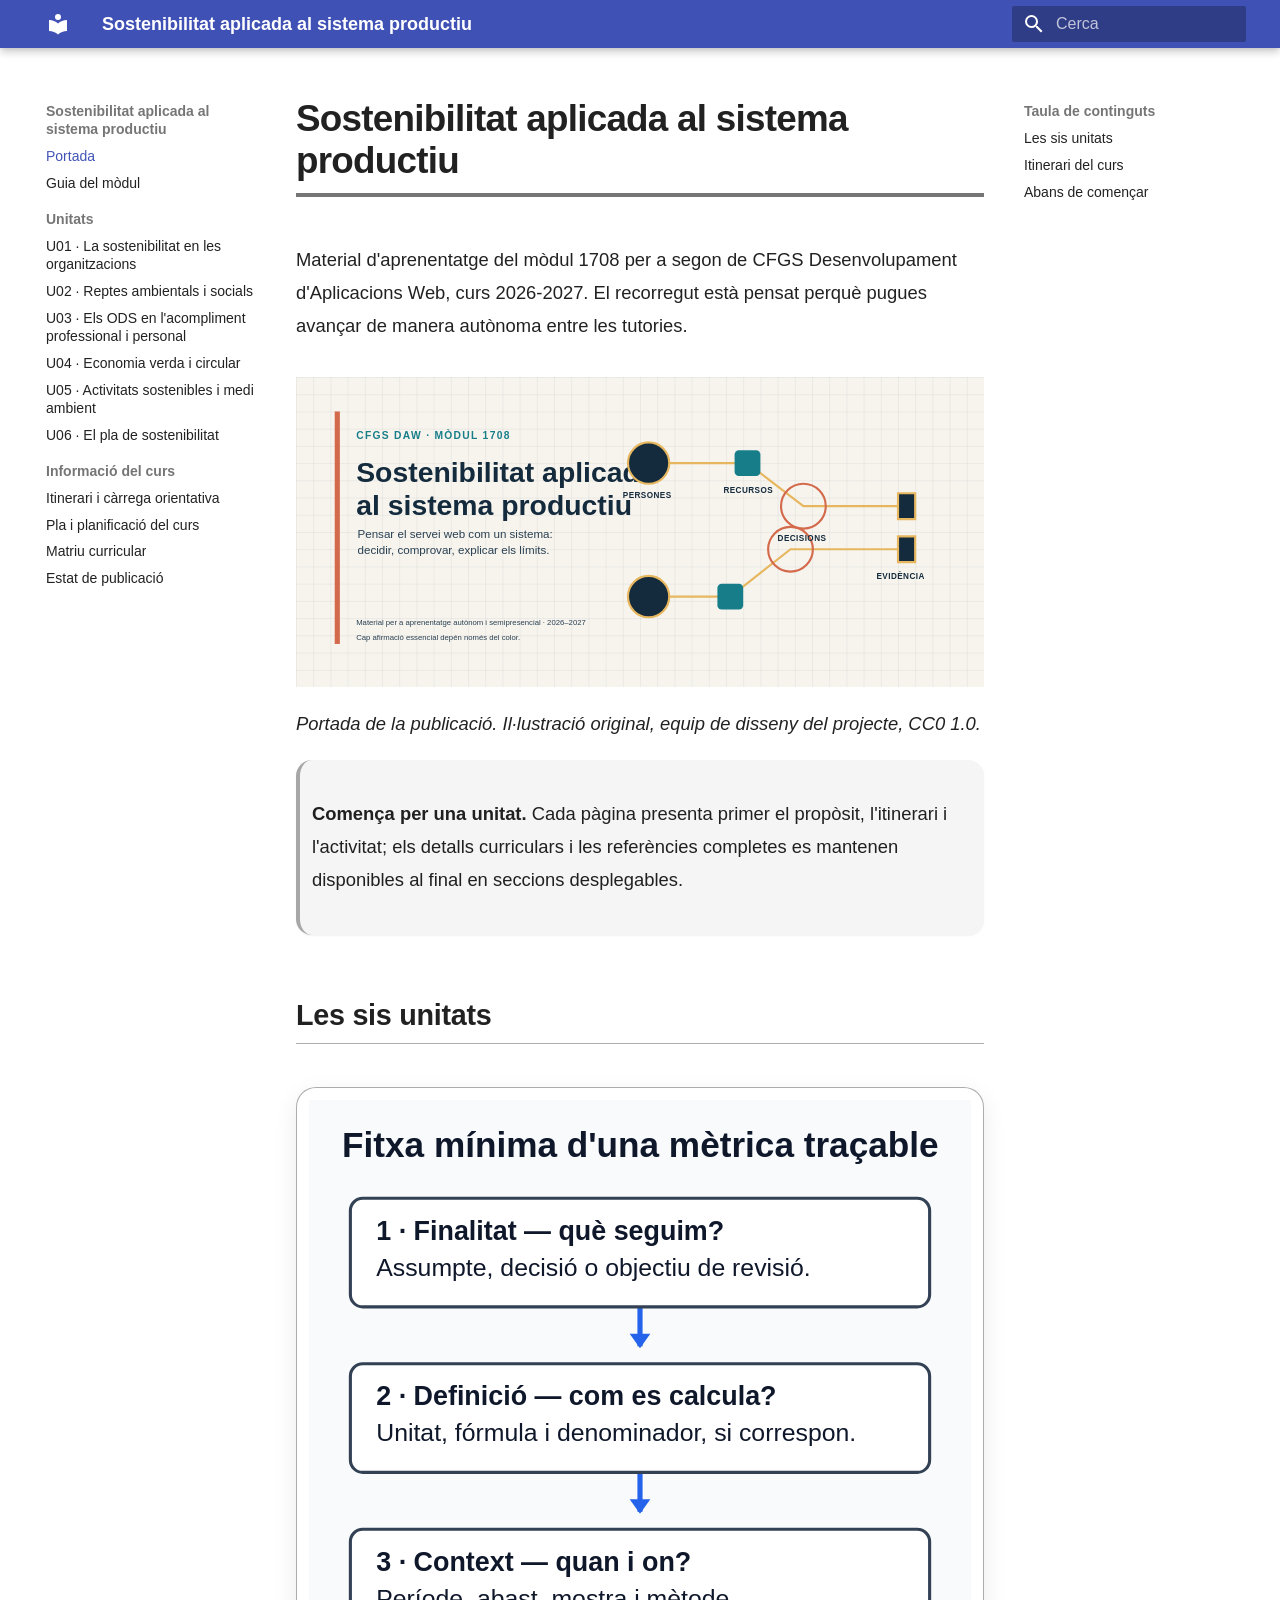
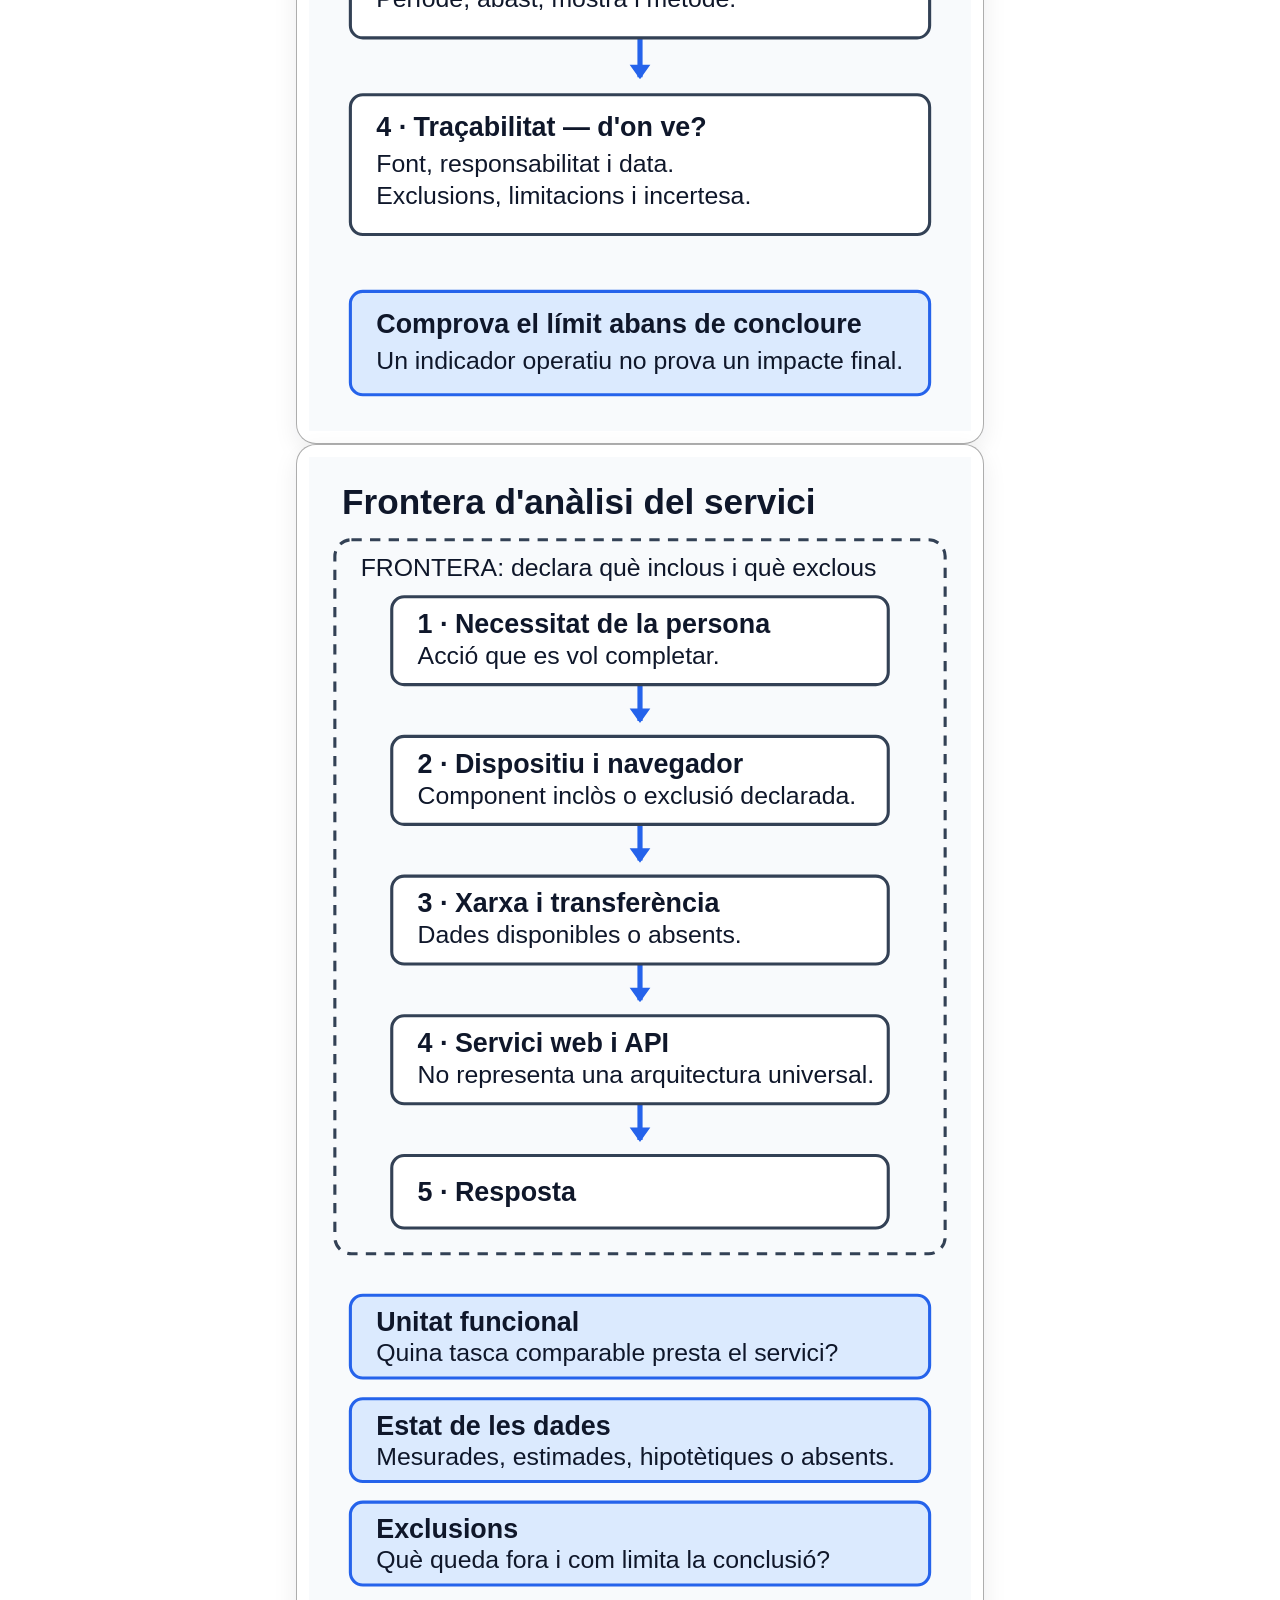
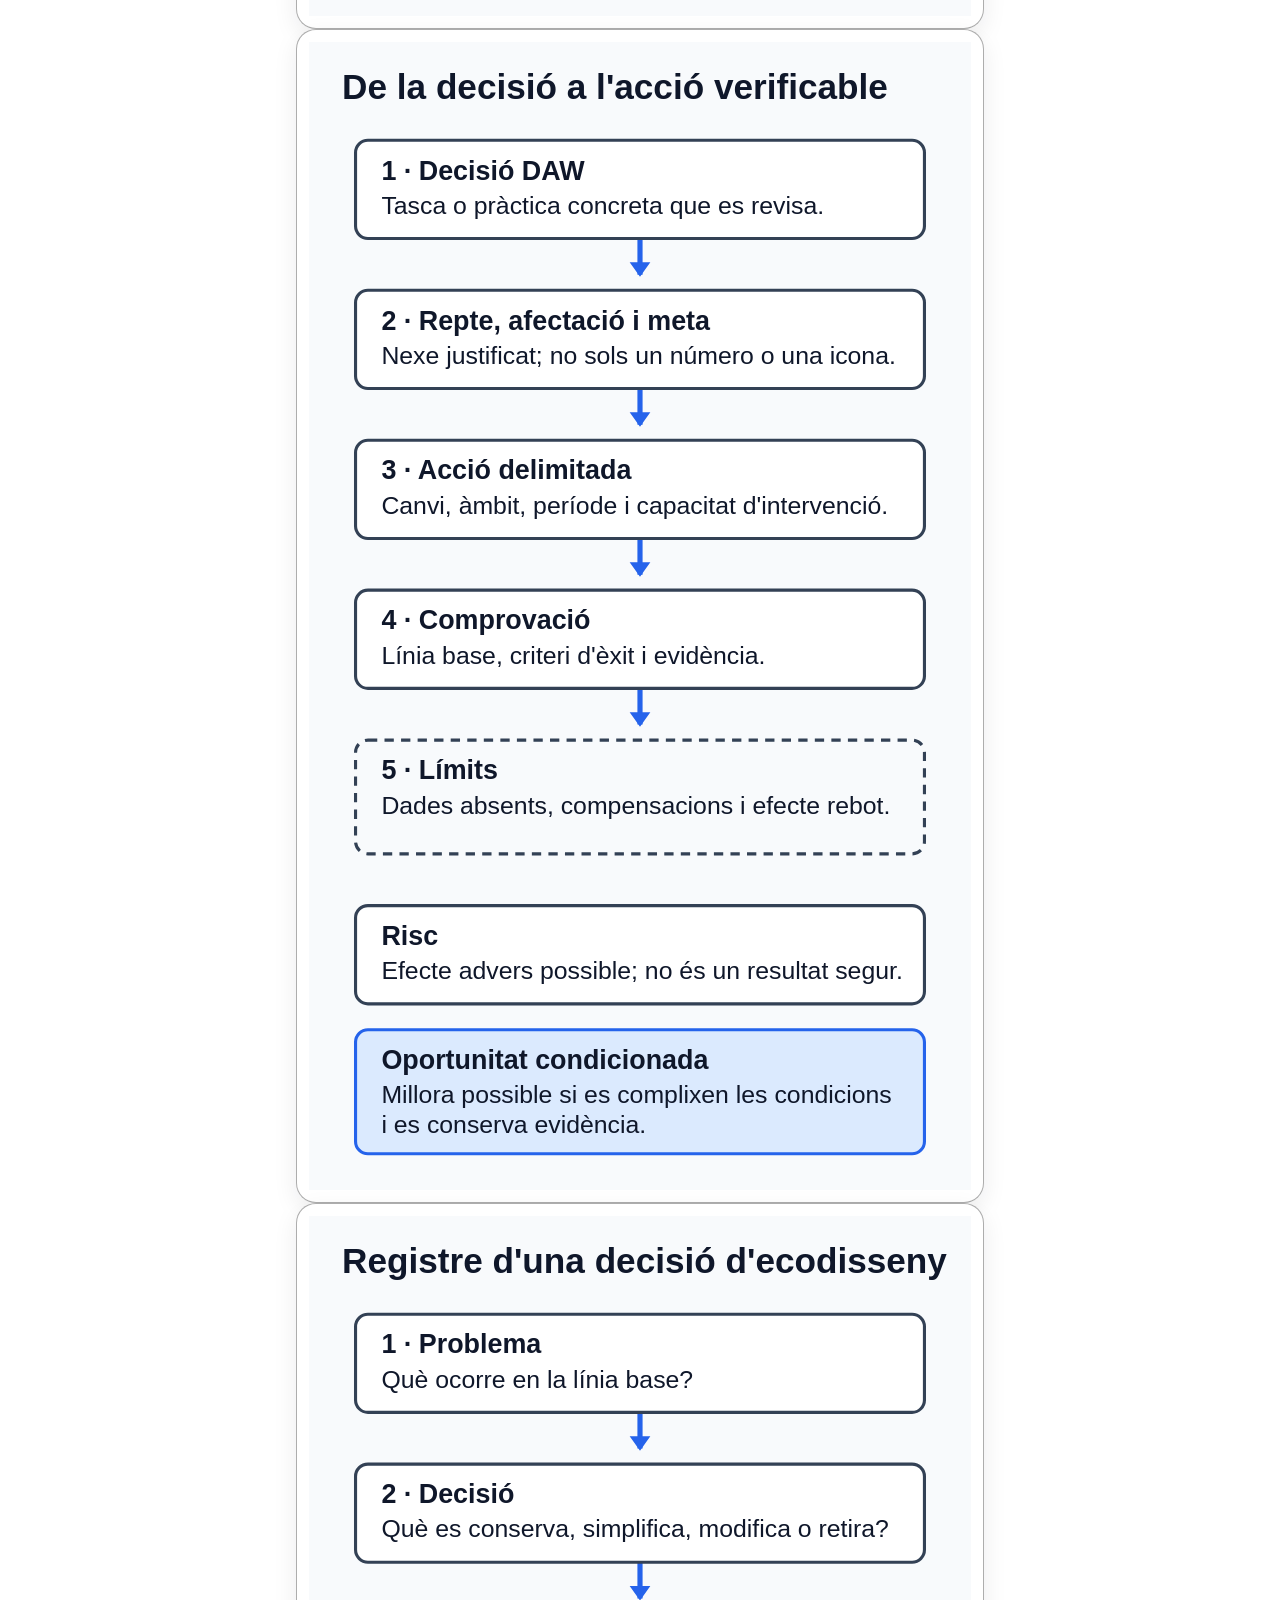
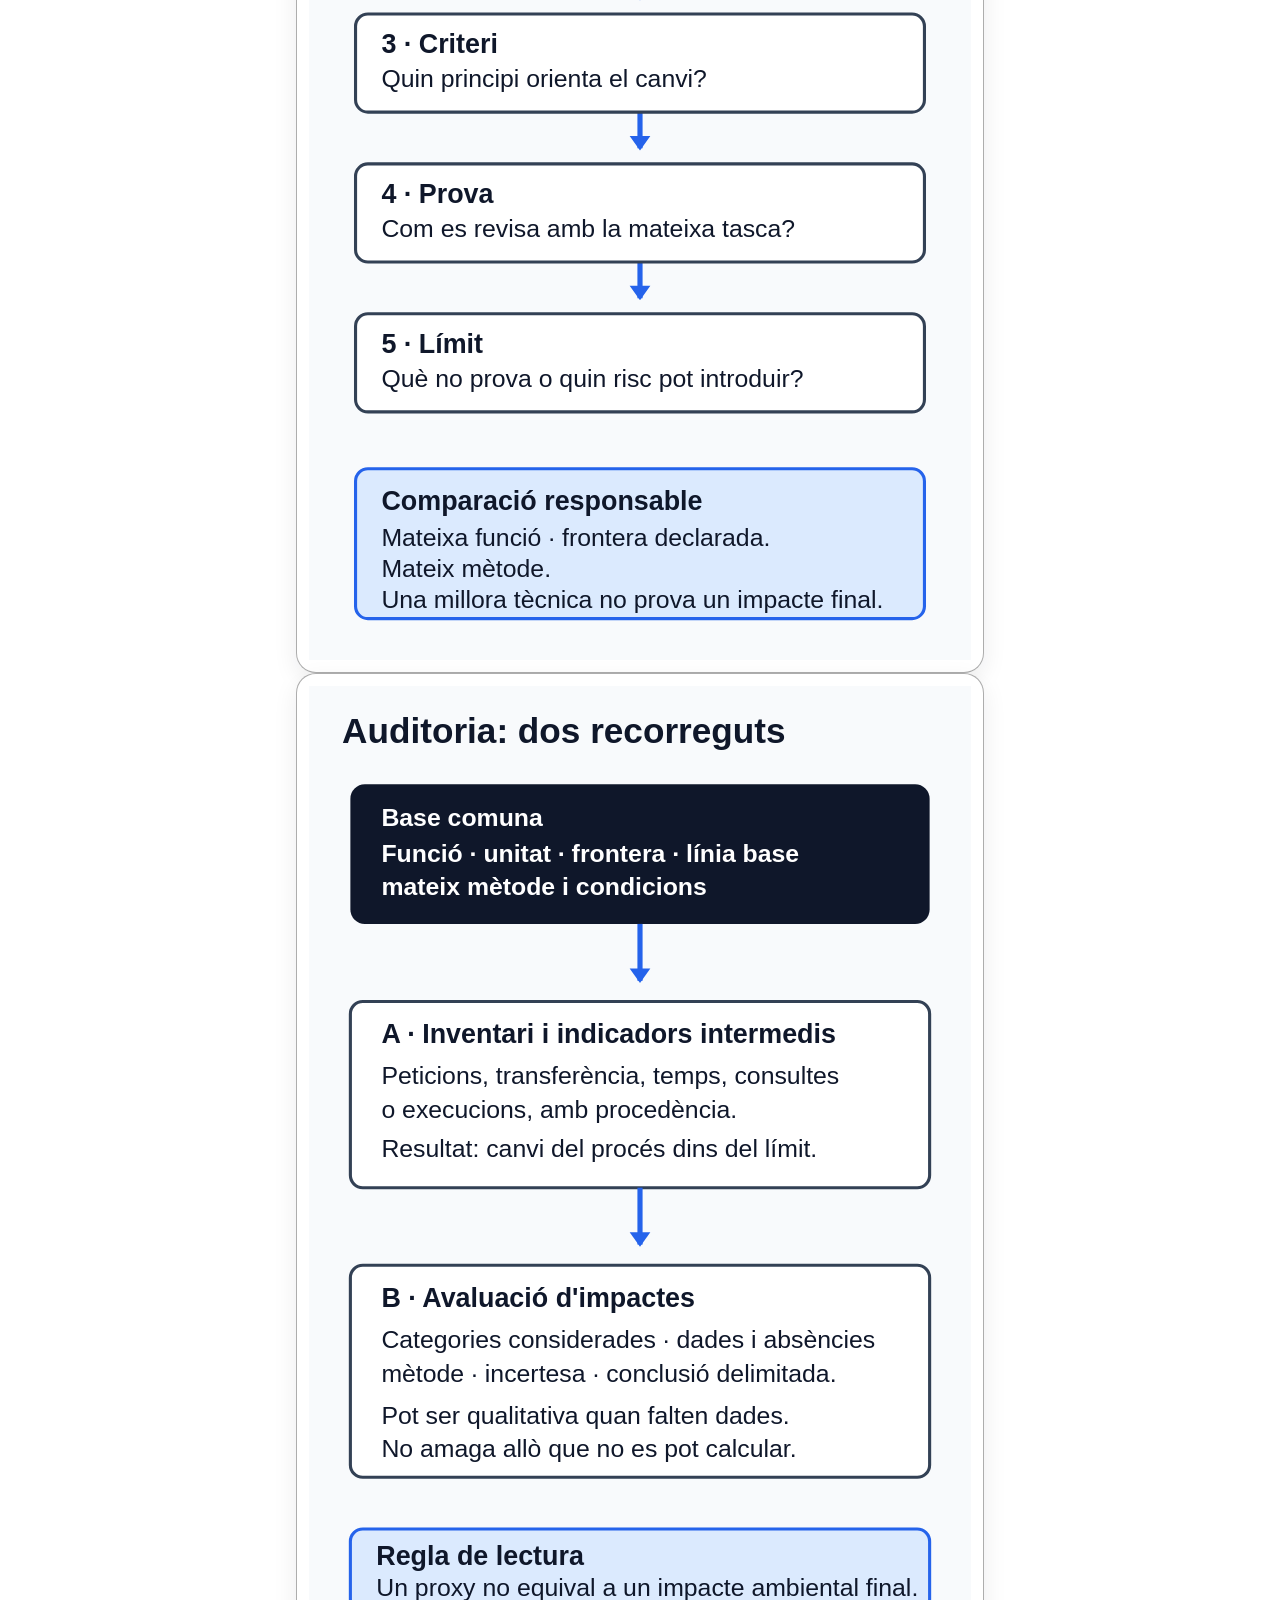
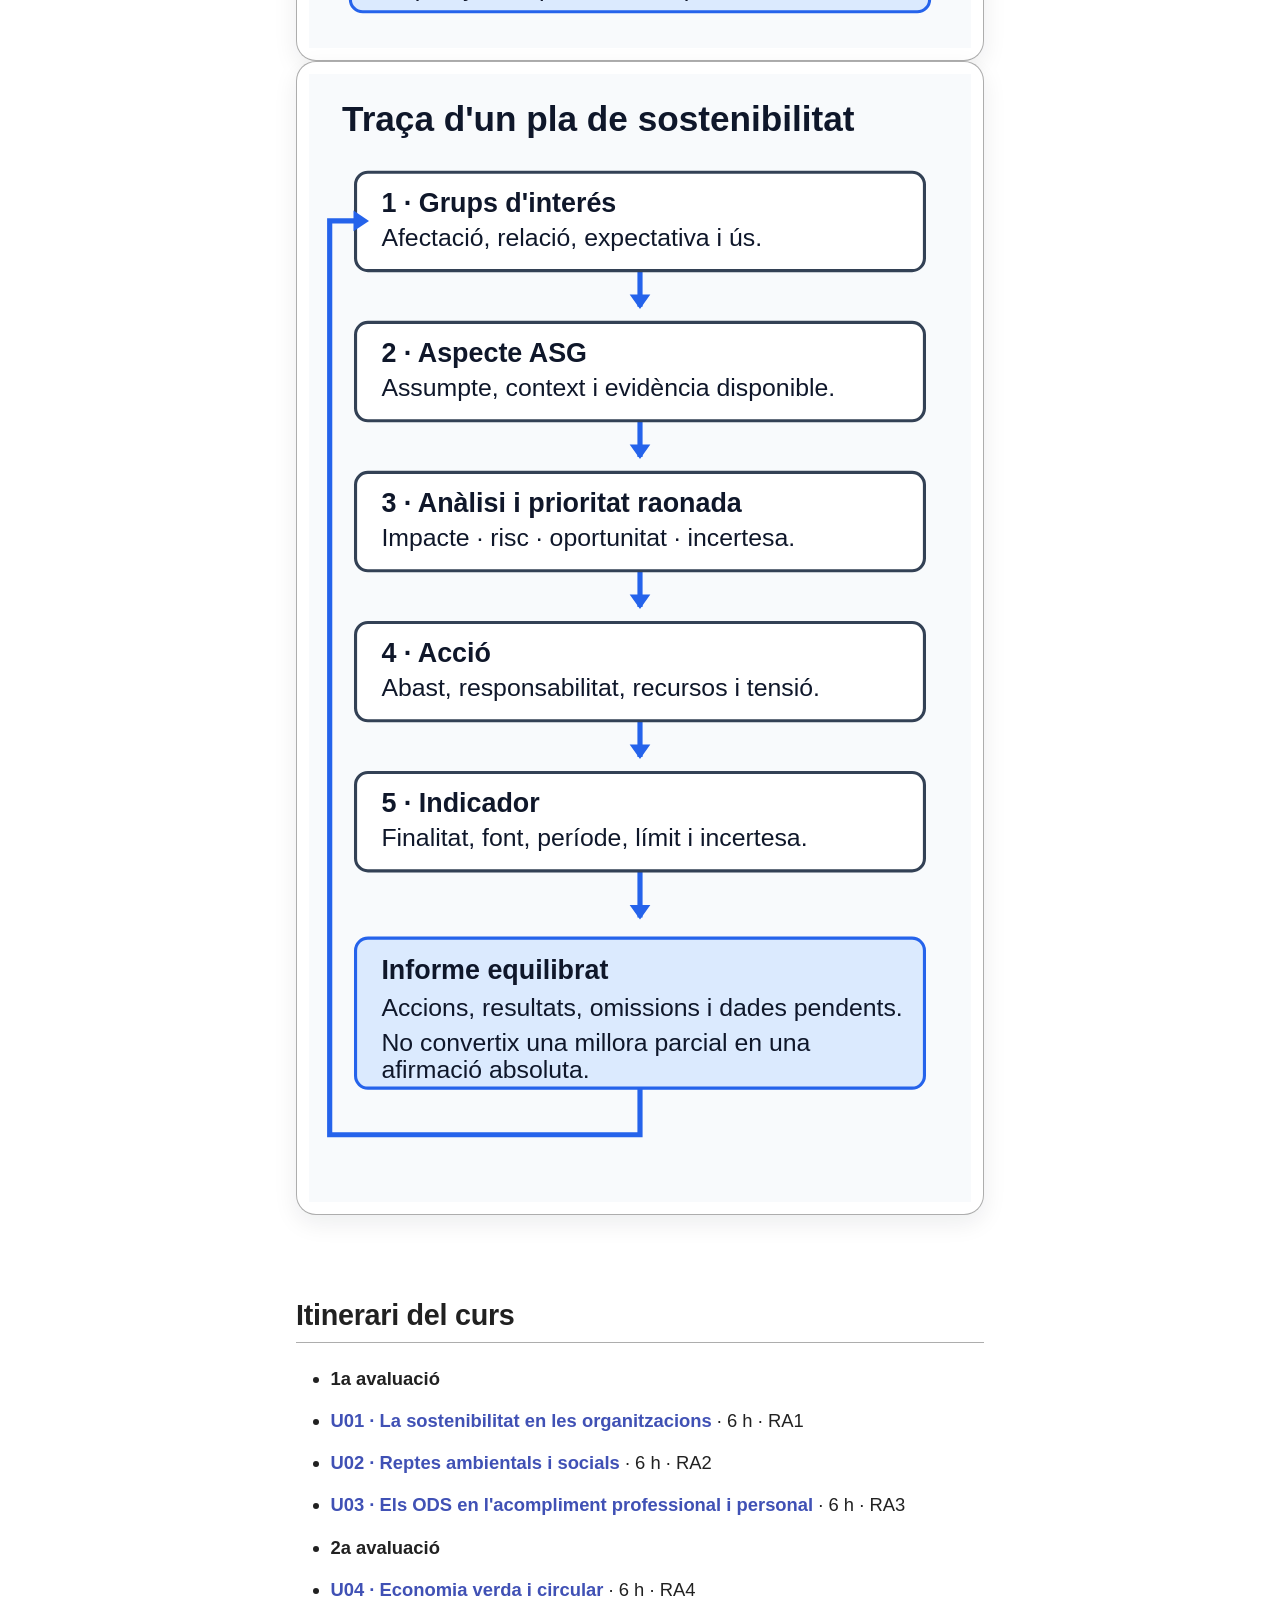
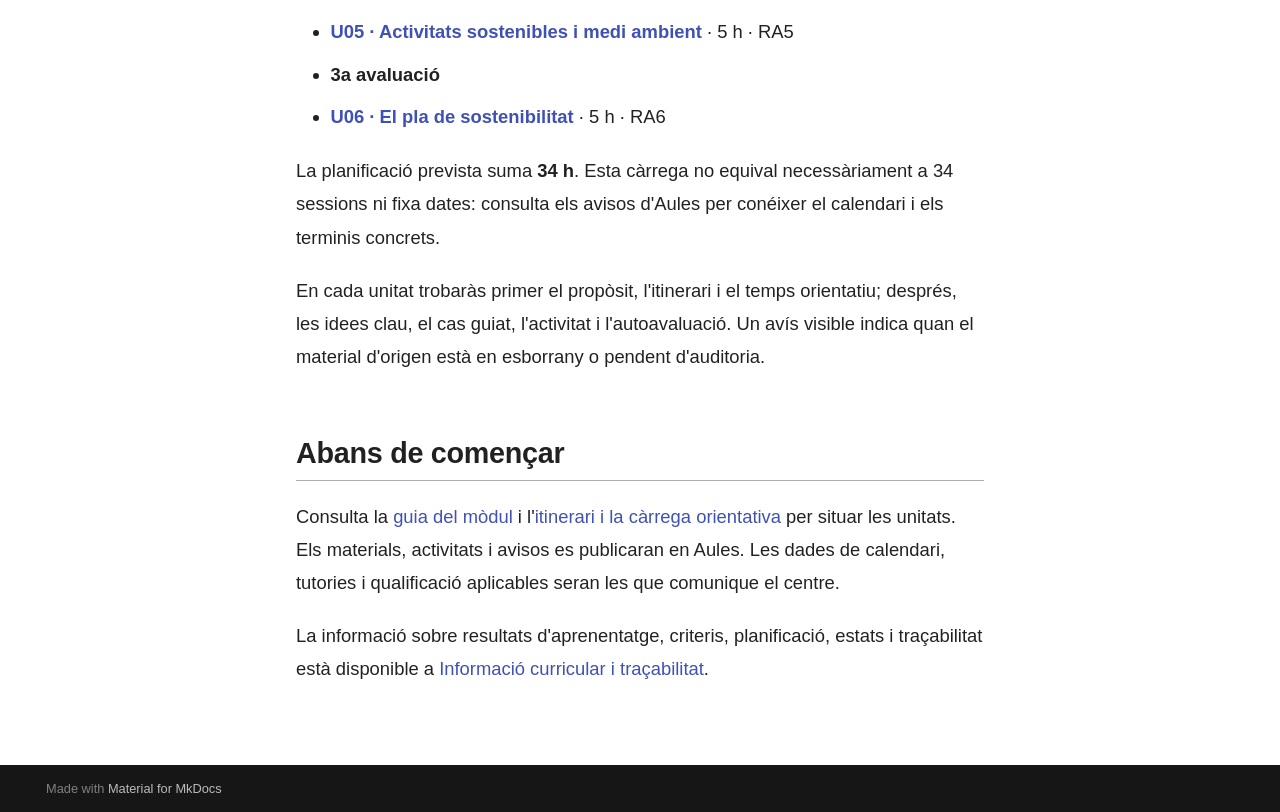
<file: site/index.html>
<!doctype html>
<html lang="ca" class="no-js">
  <head>
    
      <meta charset="utf-8">
      <meta name="viewport" content="width=device-width,initial-scale=1">
      
        <meta name="description" content="Materials publicables del mòdul 1708 per a CFGS DAW">
      
      
        <meta name="author" content="Sostenibilitat DAW">
      
      
        <link rel="canonical" href="https://fermasdo.github.io/Apunts_Sostenibilitat/">
      
      
      
        <link rel="next" href="guia-modul/">
      
      
      <link rel="icon" href="assets/images/favicon.png">
      <meta name="generator" content="mkdocs-1.6.1, mkdocs-material-9.6.23">
    
    
      
        <title>Inici - Sostenibilitat aplicada al sistema productiu</title>
      
    
    
      <link rel="stylesheet" href="assets/stylesheets/main.84d31ad4.min.css">
      
      


    
    
      
    
    
      
    
    
      <link rel="stylesheet" href="assets/estils-publicacio.css">
    
    <script>__md_scope=new URL(".",location),__md_hash=e=>[...e].reduce(((e,_)=>(e<<5)-e+_.charCodeAt(0)),0),__md_get=(e,_=localStorage,t=__md_scope)=>JSON.parse(_.getItem(t.pathname+"."+e)),__md_set=(e,_,t=localStorage,a=__md_scope)=>{try{t.setItem(a.pathname+"."+e,JSON.stringify(_))}catch(e){}}</script>
    
      

    
    
    
  </head>
  
  
    <body dir="ltr">
  
    
    <input class="md-toggle" data-md-toggle="drawer" type="checkbox" id="__drawer" autocomplete="off">
    <input class="md-toggle" data-md-toggle="search" type="checkbox" id="__search" autocomplete="off">
    <label class="md-overlay" for="__drawer"></label>
    <div data-md-component="skip">
      
        
        <a href="#les-sis-unitats" class="md-skip">
          Salta el contingut
        </a>
      
    </div>
    <div data-md-component="announce">
      
    </div>
    
    
      

  

<header class="md-header md-header--shadow" data-md-component="header">
  <nav class="md-header__inner md-grid" aria-label="Capçalera">
    <a href="." title="Sostenibilitat aplicada al sistema productiu" class="md-header__button md-logo" aria-label="Sostenibilitat aplicada al sistema productiu" data-md-component="logo">
      
  
  <svg xmlns="http://www.w3.org/2000/svg" viewBox="0 0 24 24"><path d="M12 8a3 3 0 0 0 3-3 3 3 0 0 0-3-3 3 3 0 0 0-3 3 3 3 0 0 0 3 3m0 3.54C9.64 9.35 6.5 8 3 8v11c3.5 0 6.64 1.35 9 3.54 2.36-2.19 5.5-3.54 9-3.54V8c-3.5 0-6.64 1.35-9 3.54"/></svg>

    </a>
    <label class="md-header__button md-icon" for="__drawer">
      
      <svg xmlns="http://www.w3.org/2000/svg" viewBox="0 0 24 24"><path d="M3 6h18v2H3zm0 5h18v2H3zm0 5h18v2H3z"/></svg>
    </label>
    <div class="md-header__title" data-md-component="header-title">
      <div class="md-header__ellipsis">
        <div class="md-header__topic">
          <span class="md-ellipsis">
            Sostenibilitat aplicada al sistema productiu
          </span>
        </div>
        <div class="md-header__topic" data-md-component="header-topic">
          <span class="md-ellipsis">
            
              Inici
            
          </span>
        </div>
      </div>
    </div>
    
    
      <script>var palette=__md_get("__palette");if(palette&&palette.color){if("(prefers-color-scheme)"===palette.color.media){var media=matchMedia("(prefers-color-scheme: light)"),input=document.querySelector(media.matches?"[data-md-color-media='(prefers-color-scheme: light)']":"[data-md-color-media='(prefers-color-scheme: dark)']");palette.color.media=input.getAttribute("data-md-color-media"),palette.color.scheme=input.getAttribute("data-md-color-scheme"),palette.color.primary=input.getAttribute("data-md-color-primary"),palette.color.accent=input.getAttribute("data-md-color-accent")}for(var[key,value]of Object.entries(palette.color))document.body.setAttribute("data-md-color-"+key,value)}</script>
    
    
    
      
      
        <label class="md-header__button md-icon" for="__search">
          
          <svg xmlns="http://www.w3.org/2000/svg" viewBox="0 0 24 24"><path d="M9.5 3A6.5 6.5 0 0 1 16 9.5c0 1.61-.59 3.09-1.56 4.23l.27.27h.79l5 5-1.5 1.5-5-5v-.79l-.27-.27A6.52 6.52 0 0 1 9.5 16 6.5 6.5 0 0 1 3 9.5 6.5 6.5 0 0 1 9.5 3m0 2C7 5 5 7 5 9.5S7 14 9.5 14 14 12 14 9.5 12 5 9.5 5"/></svg>
        </label>
        <div class="md-search" data-md-component="search" role="dialog">
  <label class="md-search__overlay" for="__search"></label>
  <div class="md-search__inner" role="search">
    <form class="md-search__form" name="search">
      <input type="text" class="md-search__input" name="query" aria-label="Cerca" placeholder="Cerca" autocapitalize="off" autocorrect="off" autocomplete="off" spellcheck="false" data-md-component="search-query" required>
      <label class="md-search__icon md-icon" for="__search">
        
        <svg xmlns="http://www.w3.org/2000/svg" viewBox="0 0 24 24"><path d="M9.5 3A6.5 6.5 0 0 1 16 9.5c0 1.61-.59 3.09-1.56 4.23l.27.27h.79l5 5-1.5 1.5-5-5v-.79l-.27-.27A6.52 6.52 0 0 1 9.5 16 6.5 6.5 0 0 1 3 9.5 6.5 6.5 0 0 1 9.5 3m0 2C7 5 5 7 5 9.5S7 14 9.5 14 14 12 14 9.5 12 5 9.5 5"/></svg>
        
        <svg xmlns="http://www.w3.org/2000/svg" viewBox="0 0 24 24"><path d="M20 11v2H8l5.5 5.5-1.42 1.42L4.16 12l7.92-7.92L13.5 5.5 8 11z"/></svg>
      </label>
      <nav class="md-search__options" aria-label="Cerca">
        
        <button type="reset" class="md-search__icon md-icon" title="Neteja" aria-label="Neteja" tabindex="-1">
          
          <svg xmlns="http://www.w3.org/2000/svg" viewBox="0 0 24 24"><path d="M19 6.41 17.59 5 12 10.59 6.41 5 5 6.41 10.59 12 5 17.59 6.41 19 12 13.41 17.59 19 19 17.59 13.41 12z"/></svg>
        </button>
      </nav>
      
    </form>
    <div class="md-search__output">
      <div class="md-search__scrollwrap" tabindex="0" data-md-scrollfix>
        <div class="md-search-result" data-md-component="search-result">
          <div class="md-search-result__meta">
            Inicialitzant cerca
          </div>
          <ol class="md-search-result__list" role="presentation"></ol>
        </div>
      </div>
    </div>
  </div>
</div>
      
    
    
  </nav>
  
</header>
    
    <div class="md-container" data-md-component="container">
      
      
        
          
        
      
      <main class="md-main" data-md-component="main">
        <div class="md-main__inner md-grid">
          
            
              
              <div class="md-sidebar md-sidebar--primary" data-md-component="sidebar" data-md-type="navigation" >
                <div class="md-sidebar__scrollwrap">
                  <div class="md-sidebar__inner">
                    



<nav class="md-nav md-nav--primary" aria-label="Navegació" data-md-level="0">
  <label class="md-nav__title" for="__drawer">
    <a href="." title="Sostenibilitat aplicada al sistema productiu" class="md-nav__button md-logo" aria-label="Sostenibilitat aplicada al sistema productiu" data-md-component="logo">
      
  
  <svg xmlns="http://www.w3.org/2000/svg" viewBox="0 0 24 24"><path d="M12 8a3 3 0 0 0 3-3 3 3 0 0 0-3-3 3 3 0 0 0-3 3 3 3 0 0 0 3 3m0 3.54C9.64 9.35 6.5 8 3 8v11c3.5 0 6.64 1.35 9 3.54 2.36-2.19 5.5-3.54 9-3.54V8c-3.5 0-6.64 1.35-9 3.54"/></svg>

    </a>
    Sostenibilitat aplicada al sistema productiu
  </label>
  
  <ul class="md-nav__list" data-md-scrollfix>
    
      
      
  
  
    
  
  
  
    <li class="md-nav__item md-nav__item--active">
      
      <input class="md-nav__toggle md-toggle" type="checkbox" id="__toc">
      
      
      
        <label class="md-nav__link md-nav__link--active" for="__toc">
          
  
  
  <span class="md-ellipsis">
    Portada
    
  </span>
  

          <span class="md-nav__icon md-icon"></span>
        </label>
      
      <a href="." class="md-nav__link md-nav__link--active">
        
  
  
  <span class="md-ellipsis">
    Portada
    
  </span>
  

      </a>
      
        

<nav class="md-nav md-nav--secondary" aria-label="Taula de continguts">
  
  
  
  
    <label class="md-nav__title" for="__toc">
      <span class="md-nav__icon md-icon"></span>
      Taula de continguts
    </label>
    <ul class="md-nav__list" data-md-component="toc" data-md-scrollfix>
      
        <li class="md-nav__item">
  <a href="#les-sis-unitats" class="md-nav__link">
    <span class="md-ellipsis">
      Les sis unitats
    </span>
  </a>
  
</li>
      
        <li class="md-nav__item">
  <a href="#itinerari-del-curs" class="md-nav__link">
    <span class="md-ellipsis">
      Itinerari del curs
    </span>
  </a>
  
</li>
      
        <li class="md-nav__item">
  <a href="#abans-de-comencar" class="md-nav__link">
    <span class="md-ellipsis">
      Abans de començar
    </span>
  </a>
  
</li>
      
    </ul>
  
</nav>
      
    </li>
  

    
      
      
  
  
  
  
    <li class="md-nav__item">
      <a href="guia-modul/" class="md-nav__link">
        
  
  
  <span class="md-ellipsis">
    Guia del mòdul
    
  </span>
  

      </a>
    </li>
  

    
      
      
  
  
  
  
    
    
    
    
      
        
        
      
    
    
    <li class="md-nav__item md-nav__item--section md-nav__item--nested">
      
        
        
        <input class="md-nav__toggle md-toggle " type="checkbox" id="__nav_3" >
        
          
          <label class="md-nav__link" for="__nav_3" id="__nav_3_label" tabindex="">
            
  
  
  <span class="md-ellipsis">
    Unitats
    
  </span>
  

            <span class="md-nav__icon md-icon"></span>
          </label>
        
        <nav class="md-nav" data-md-level="1" aria-labelledby="__nav_3_label" aria-expanded="false">
          <label class="md-nav__title" for="__nav_3">
            <span class="md-nav__icon md-icon"></span>
            Unitats
          </label>
          <ul class="md-nav__list" data-md-scrollfix>
            
              
                
  
  
  
  
    <li class="md-nav__item">
      <a href="unitats/u01/" class="md-nav__link">
        
  
  
  <span class="md-ellipsis">
    U01 · La sostenibilitat en les organitzacions
    
  </span>
  

      </a>
    </li>
  

              
            
              
                
  
  
  
  
    <li class="md-nav__item">
      <a href="unitats/u02/" class="md-nav__link">
        
  
  
  <span class="md-ellipsis">
    U02 · Reptes ambientals i socials
    
  </span>
  

      </a>
    </li>
  

              
            
              
                
  
  
  
  
    <li class="md-nav__item">
      <a href="unitats/u03/" class="md-nav__link">
        
  
  
  <span class="md-ellipsis">
    U03 · Els ODS en l'acompliment professional i personal
    
  </span>
  

      </a>
    </li>
  

              
            
              
                
  
  
  
  
    <li class="md-nav__item">
      <a href="unitats/u04/" class="md-nav__link">
        
  
  
  <span class="md-ellipsis">
    U04 · Economia verda i circular
    
  </span>
  

      </a>
    </li>
  

              
            
              
                
  
  
  
  
    <li class="md-nav__item">
      <a href="unitats/u05/" class="md-nav__link">
        
  
  
  <span class="md-ellipsis">
    U05 · Activitats sostenibles i medi ambient
    
  </span>
  

      </a>
    </li>
  

              
            
              
                
  
  
  
  
    <li class="md-nav__item">
      <a href="unitats/u06/" class="md-nav__link">
        
  
  
  <span class="md-ellipsis">
    U06 · El pla de sostenibilitat
    
  </span>
  

      </a>
    </li>
  

              
            
          </ul>
        </nav>
      
    </li>
  

    
      
      
  
  
  
  
    
    
    
    
      
        
        
      
    
    
    <li class="md-nav__item md-nav__item--section md-nav__item--nested">
      
        
        
        <input class="md-nav__toggle md-toggle " type="checkbox" id="__nav_4" >
        
          
          <label class="md-nav__link" for="__nav_4" id="__nav_4_label" tabindex="">
            
  
  
  <span class="md-ellipsis">
    Informació del curs
    
  </span>
  

            <span class="md-nav__icon md-icon"></span>
          </label>
        
        <nav class="md-nav" data-md-level="1" aria-labelledby="__nav_4_label" aria-expanded="false">
          <label class="md-nav__title" for="__nav_4">
            <span class="md-nav__icon md-icon"></span>
            Informació del curs
          </label>
          <ul class="md-nav__list" data-md-scrollfix>
            
              
                
  
  
  
  
    <li class="md-nav__item">
      <a href="curs/itinerari/" class="md-nav__link">
        
  
  
  <span class="md-ellipsis">
    Itinerari i càrrega orientativa
    
  </span>
  

      </a>
    </li>
  

              
            
              
                
  
  
  
  
    <li class="md-nav__item">
      <a href="curs/pla-curs/" class="md-nav__link">
        
  
  
  <span class="md-ellipsis">
    Pla i planificació del curs
    
  </span>
  

      </a>
    </li>
  

              
            
              
                
  
  
  
  
    <li class="md-nav__item">
      <a href="curs/matriu-curricular/" class="md-nav__link">
        
  
  
  <span class="md-ellipsis">
    Matriu curricular
    
  </span>
  

      </a>
    </li>
  

              
            
              
                
  
  
  
  
    <li class="md-nav__item">
      <a href="curs/estat-publicacio/" class="md-nav__link">
        
  
  
  <span class="md-ellipsis">
    Estat de publicació
    
  </span>
  

      </a>
    </li>
  

              
            
          </ul>
        </nav>
      
    </li>
  

    
  </ul>
</nav>
                  </div>
                </div>
              </div>
            
            
              
              <div class="md-sidebar md-sidebar--secondary" data-md-component="sidebar" data-md-type="toc" >
                <div class="md-sidebar__scrollwrap">
                  <div class="md-sidebar__inner">
                    

<nav class="md-nav md-nav--secondary" aria-label="Taula de continguts">
  
  
  
  
    <label class="md-nav__title" for="__toc">
      <span class="md-nav__icon md-icon"></span>
      Taula de continguts
    </label>
    <ul class="md-nav__list" data-md-component="toc" data-md-scrollfix>
      
        <li class="md-nav__item">
  <a href="#les-sis-unitats" class="md-nav__link">
    <span class="md-ellipsis">
      Les sis unitats
    </span>
  </a>
  
</li>
      
        <li class="md-nav__item">
  <a href="#itinerari-del-curs" class="md-nav__link">
    <span class="md-ellipsis">
      Itinerari del curs
    </span>
  </a>
  
</li>
      
        <li class="md-nav__item">
  <a href="#abans-de-comencar" class="md-nav__link">
    <span class="md-ellipsis">
      Abans de començar
    </span>
  </a>
  
</li>
      
    </ul>
  
</nav>
                  </div>
                </div>
              </div>
            
          
          
            <div class="md-content" data-md-component="content">
              <article class="md-content__inner md-typeset">
                
                  



<h1 id="sostenibilitat-aplicada-al-sistema-productiu">Sostenibilitat aplicada al sistema productiu<a class="headerlink" href="#sostenibilitat-aplicada-al-sistema-productiu" title="Permanent link">&para;</a></h1>
<p>Material d'aprenentatge del mòdul 1708 per a segon de CFGS Desenvolupament
d'Aplicacions Web, curs 2026-2027. El recorregut està pensat perquè pugues
avançar de manera autònoma entre les tutories.</p>
<p><img alt="Portada abstracta d'un sistema digital connectat: persones, recursos, decisions i evidència." src="assets/sostenibilitat/portada-sostenibilitat-daw.svg" /></p>
<p><em>Portada de la publicació. Il·lustració original, equip de disseny del projecte, CC0 1.0.</em></p>
<blockquote>
<p><strong>Comença per una unitat.</strong> Cada pàgina presenta primer el propòsit, l'itinerari
i l'activitat; els detalls curriculars i les referències completes es mantenen
disponibles al final en seccions desplegables.</p>
</blockquote>
<h2 id="les-sis-unitats">Les sis unitats<a class="headerlink" href="#les-sis-unitats" title="Permanent link">&para;</a></h2>
<div class="unitat-galeria">
<p><a href="unitats/u01/"><img alt="U01 · La sostenibilitat en les organitzacions" src="assets/sostenibilitat/u01-metrica-tracable.svg" /></a>
<a href="unitats/u02/"><img alt="U02 · Reptes ambientals i socials" src="assets/sostenibilitat/u02-frontera-servei-web.svg" /></a>
<a href="unitats/u03/"><img alt="U03 · Els ODS en l'acompliment professional i personal" src="assets/sostenibilitat/u03-accio-verificable.svg" /></a>
<a href="unitats/u04/"><img alt="U04 · Economia verda i circular" src="assets/sostenibilitat/u04-decisio-ecodisseny.svg" /></a>
<a href="unitats/u05/"><img alt="U05 · Activitats sostenibles i medi ambient" src="assets/sostenibilitat/u05-auditoria-proxy-impacte.svg" /></a>
<a href="unitats/u06/"><img alt="U06 · El pla de sostenibilitat" src="assets/sostenibilitat/u06-pla-tracable.svg" /></a></p>
</div>
<h2 id="itinerari-del-curs">Itinerari del curs<a class="headerlink" href="#itinerari-del-curs" title="Permanent link">&para;</a></h2>
<ul>
<li><strong>1a avaluació</strong></li>
<li><strong><a href="unitats/u01/">U01 · La sostenibilitat en les organitzacions</a></strong> · 6 h · RA1</li>
<li><strong><a href="unitats/u02/">U02 · Reptes ambientals i socials</a></strong> · 6 h · RA2</li>
<li><strong><a href="unitats/u03/">U03 · Els ODS en l'acompliment professional i personal</a></strong> · 6 h · RA3</li>
<li><strong>2a avaluació</strong></li>
<li><strong><a href="unitats/u04/">U04 · Economia verda i circular</a></strong> · 6 h · RA4</li>
<li><strong><a href="unitats/u05/">U05 · Activitats sostenibles i medi ambient</a></strong> · 5 h · RA5</li>
<li><strong>3a avaluació</strong></li>
<li><strong><a href="unitats/u06/">U06 · El pla de sostenibilitat</a></strong> · 5 h · RA6</li>
</ul>
<p>La planificació prevista suma <strong>34 h</strong>. Esta càrrega no equival necessàriament a
34 sessions ni fixa dates: consulta els avisos d'Aules per conéixer el calendari
i els terminis concrets.</p>
<p>En cada unitat trobaràs primer el propòsit, l'itinerari i el temps orientatiu;
després, les idees clau, el cas guiat, l'activitat i l'autoavaluació. Un avís
visible indica quan el material d'origen està en esborrany o pendent d'auditoria.</p>
<h2 id="abans-de-comencar">Abans de començar<a class="headerlink" href="#abans-de-comencar" title="Permanent link">&para;</a></h2>
<p>Consulta la <a href="guia-modul/">guia del mòdul</a> i l'<a href="curs/itinerari/">itinerari i la càrrega
orientativa</a> per situar les unitats. Els materials, activitats
i avisos es publicaran en Aules. Les dades de calendari, tutories i qualificació
aplicables seran les que comunique el centre.</p>
<p>La informació sobre resultats d'aprenentatge, criteris, planificació, estats i
traçabilitat està disponible a <a href="curs/matriu-curricular/">Informació curricular i traçabilitat</a>.</p>







  
  






                
              </article>
            </div>
          
          
<script>var target=document.getElementById(location.hash.slice(1));target&&target.name&&(target.checked=target.name.startsWith("__tabbed_"))</script>
        </div>
        
          <button type="button" class="md-top md-icon" data-md-component="top" hidden>
  
  <svg xmlns="http://www.w3.org/2000/svg" viewBox="0 0 24 24"><path d="M13 20h-2V8l-5.5 5.5-1.42-1.42L12 4.16l7.92 7.92-1.42 1.42L13 8z"/></svg>
  Torna a l'inici
</button>
        
      </main>
      
        <footer class="md-footer">
  
  <div class="md-footer-meta md-typeset">
    <div class="md-footer-meta__inner md-grid">
      <div class="md-copyright">
  
  
    Made with
    <a href="https://squidfunk.github.io/mkdocs-material/" target="_blank" rel="noopener">
      Material for MkDocs
    </a>
  
</div>
      
    </div>
  </div>
</footer>
      
    </div>
    <div class="md-dialog" data-md-component="dialog">
      <div class="md-dialog__inner md-typeset"></div>
    </div>
    
    
    
      
      <script id="__config" type="application/json">{"base": ".", "features": ["navigation.sections", "navigation.top", "toc.follow"], "search": "assets/javascripts/workers/search.973d3a69.min.js", "tags": null, "translations": {"clipboard.copied": "Copiat al porta-retalls", "clipboard.copy": "C\u00f2pia al porta-retalls", "search.result.more.one": "1 m\u00e9s en aquesta p\u00e0gina", "search.result.more.other": "# m\u00e9s en aquesta p\u00e0gina", "search.result.none": "Cap document coincideix", "search.result.one": "1 document coincident", "search.result.other": "# documents coincidents", "search.result.placeholder": "Escriu per a comen\u00e7ar a cercar", "search.result.term.missing": "Desaparegut", "select.version": "Selecciona la versi\u00f3"}, "version": null}</script>
    
    
      <script src="assets/javascripts/bundle.f55a23d4.min.js"></script>
      
    
  </body>
</html>
</file>
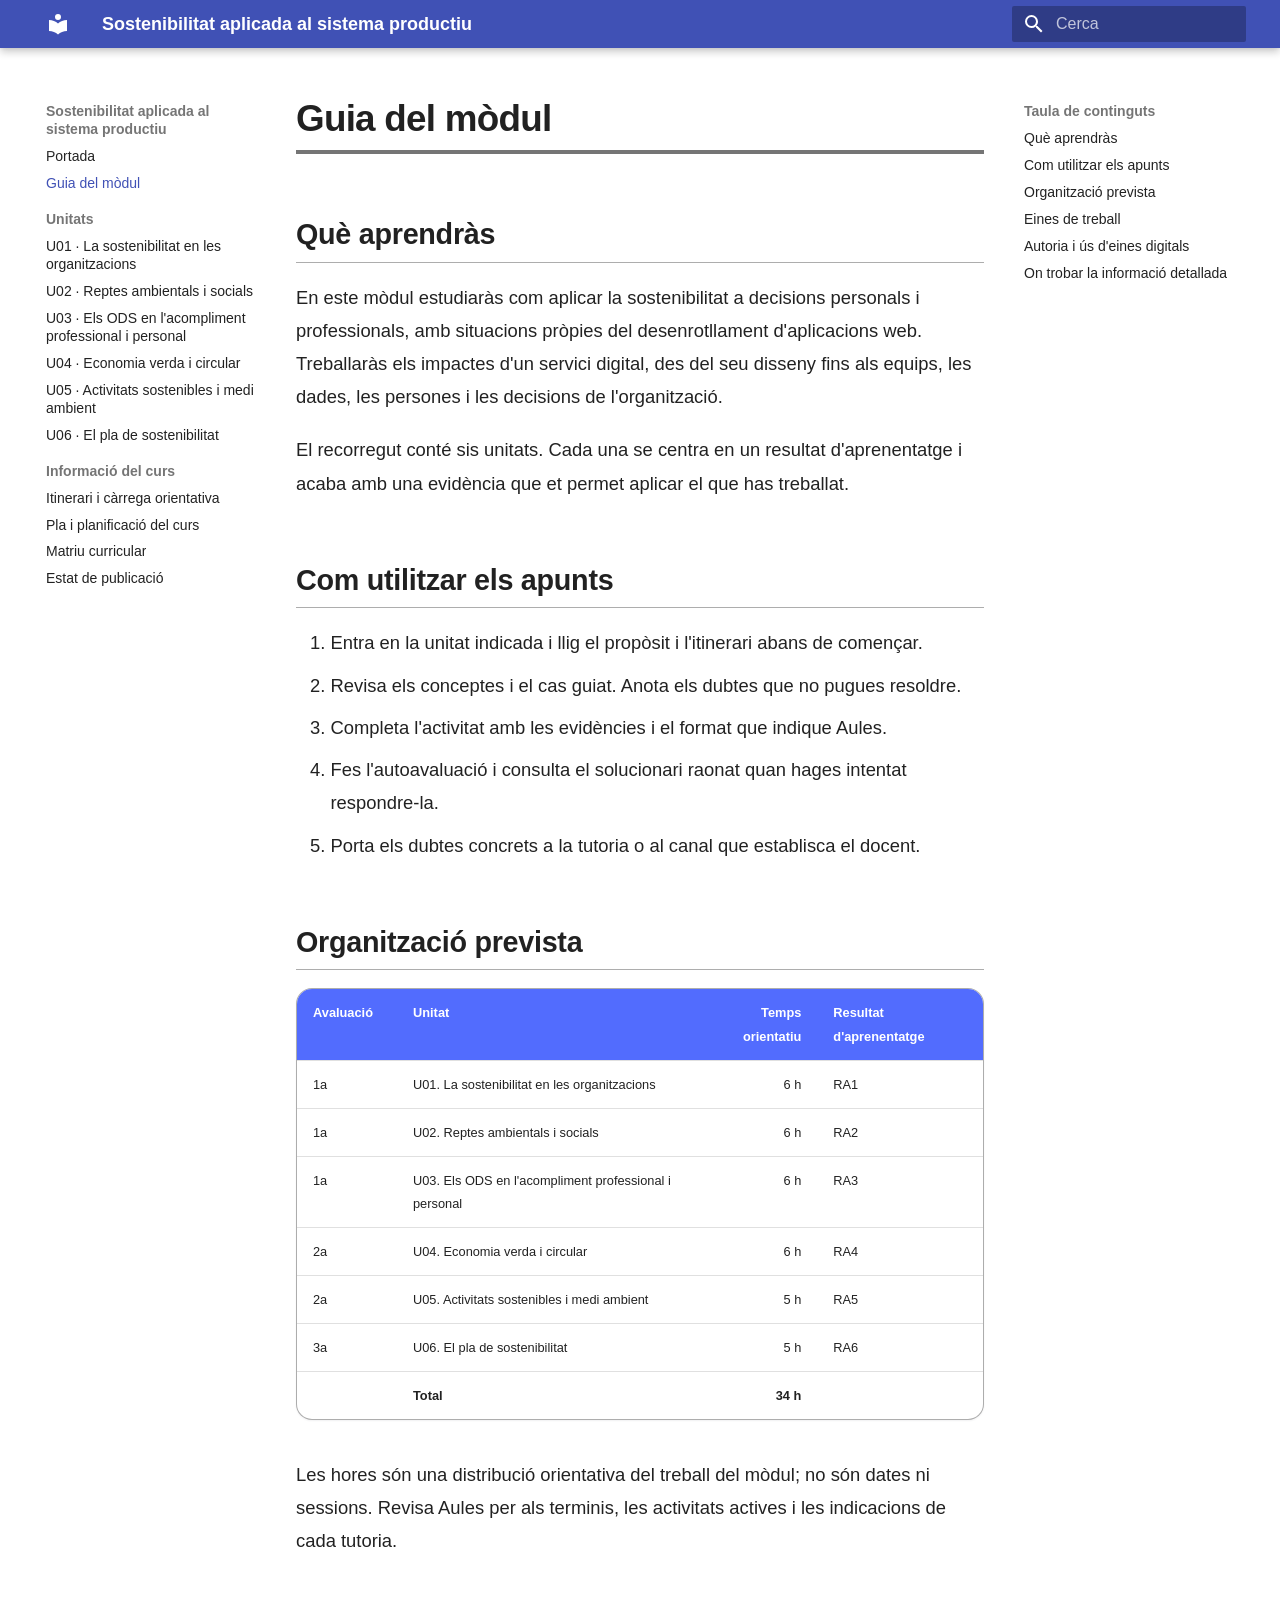
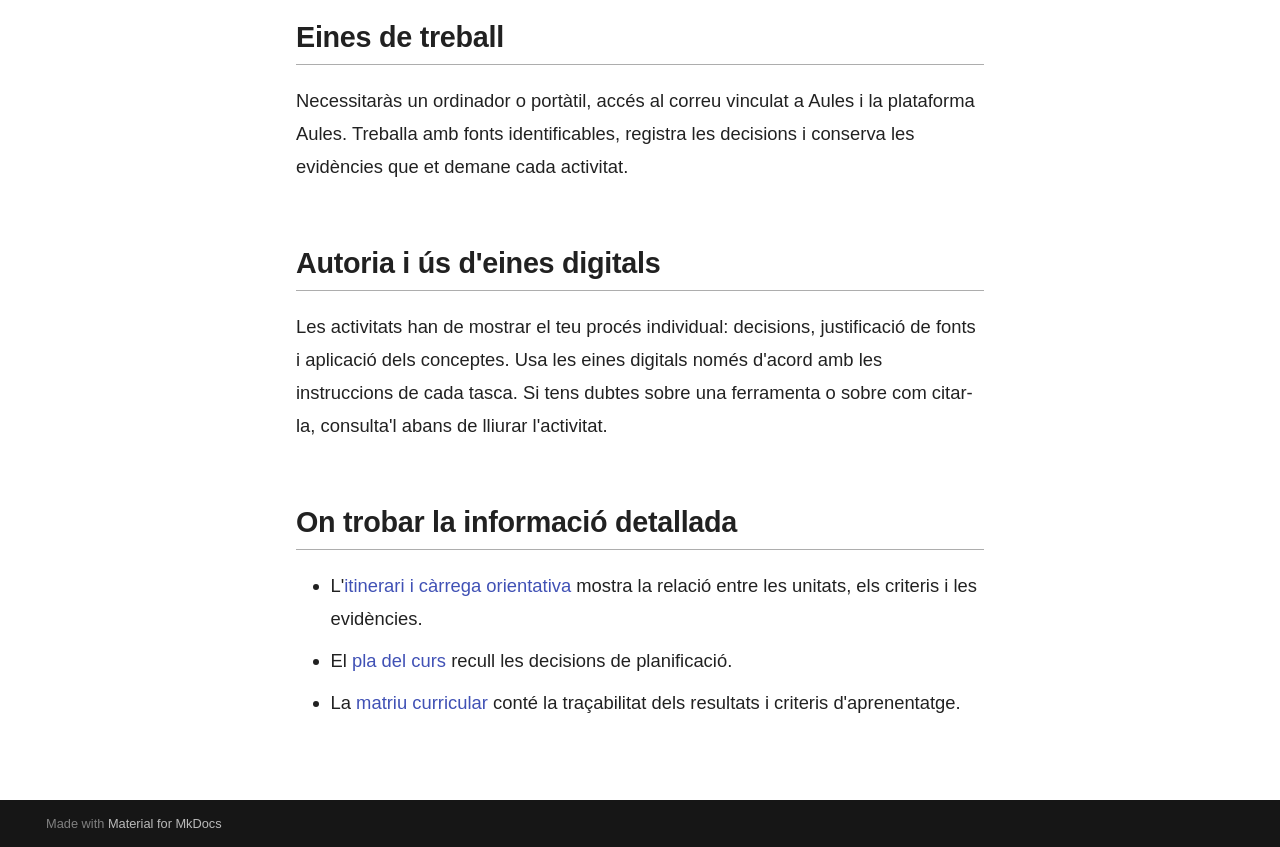
<file: site/guia-modul/index.html>
<!doctype html>
<html lang="ca" class="no-js">
  <head>
    
      <meta charset="utf-8">
      <meta name="viewport" content="width=device-width,initial-scale=1">
      
        <meta name="description" content="Materials publicables del mòdul 1708 per a CFGS DAW">
      
      
        <meta name="author" content="Sostenibilitat DAW">
      
      
        <link rel="canonical" href="https://fermasdo.github.io/Apunts_Sostenibilitat/guia-modul/">
      
      
        <link rel="prev" href="..">
      
      
        <link rel="next" href="../unitats/u01/">
      
      
      <link rel="icon" href="../assets/images/favicon.png">
      <meta name="generator" content="mkdocs-1.6.1, mkdocs-material-9.6.23">
    
    
      
        <title>Guia del mòdul - Sostenibilitat aplicada al sistema productiu</title>
      
    
    
      <link rel="stylesheet" href="../assets/stylesheets/main.84d31ad4.min.css">
      
      


    
    
      
    
    
      
    
    
      <link rel="stylesheet" href="../assets/estils-publicacio.css">
    
    <script>__md_scope=new URL("..",location),__md_hash=e=>[...e].reduce(((e,_)=>(e<<5)-e+_.charCodeAt(0)),0),__md_get=(e,_=localStorage,t=__md_scope)=>JSON.parse(_.getItem(t.pathname+"."+e)),__md_set=(e,_,t=localStorage,a=__md_scope)=>{try{t.setItem(a.pathname+"."+e,JSON.stringify(_))}catch(e){}}</script>
    
      

    
    
    
  </head>
  
  
    <body dir="ltr">
  
    
    <input class="md-toggle" data-md-toggle="drawer" type="checkbox" id="__drawer" autocomplete="off">
    <input class="md-toggle" data-md-toggle="search" type="checkbox" id="__search" autocomplete="off">
    <label class="md-overlay" for="__drawer"></label>
    <div data-md-component="skip">
      
        
        <a href="#que-aprendras" class="md-skip">
          Salta el contingut
        </a>
      
    </div>
    <div data-md-component="announce">
      
    </div>
    
    
      

  

<header class="md-header md-header--shadow" data-md-component="header">
  <nav class="md-header__inner md-grid" aria-label="Capçalera">
    <a href=".." title="Sostenibilitat aplicada al sistema productiu" class="md-header__button md-logo" aria-label="Sostenibilitat aplicada al sistema productiu" data-md-component="logo">
      
  
  <svg xmlns="http://www.w3.org/2000/svg" viewBox="0 0 24 24"><path d="M12 8a3 3 0 0 0 3-3 3 3 0 0 0-3-3 3 3 0 0 0-3 3 3 3 0 0 0 3 3m0 3.54C9.64 9.35 6.5 8 3 8v11c3.5 0 6.64 1.35 9 3.54 2.36-2.19 5.5-3.54 9-3.54V8c-3.5 0-6.64 1.35-9 3.54"/></svg>

    </a>
    <label class="md-header__button md-icon" for="__drawer">
      
      <svg xmlns="http://www.w3.org/2000/svg" viewBox="0 0 24 24"><path d="M3 6h18v2H3zm0 5h18v2H3zm0 5h18v2H3z"/></svg>
    </label>
    <div class="md-header__title" data-md-component="header-title">
      <div class="md-header__ellipsis">
        <div class="md-header__topic">
          <span class="md-ellipsis">
            Sostenibilitat aplicada al sistema productiu
          </span>
        </div>
        <div class="md-header__topic" data-md-component="header-topic">
          <span class="md-ellipsis">
            
              Guia del mòdul
            
          </span>
        </div>
      </div>
    </div>
    
    
      <script>var palette=__md_get("__palette");if(palette&&palette.color){if("(prefers-color-scheme)"===palette.color.media){var media=matchMedia("(prefers-color-scheme: light)"),input=document.querySelector(media.matches?"[data-md-color-media='(prefers-color-scheme: light)']":"[data-md-color-media='(prefers-color-scheme: dark)']");palette.color.media=input.getAttribute("data-md-color-media"),palette.color.scheme=input.getAttribute("data-md-color-scheme"),palette.color.primary=input.getAttribute("data-md-color-primary"),palette.color.accent=input.getAttribute("data-md-color-accent")}for(var[key,value]of Object.entries(palette.color))document.body.setAttribute("data-md-color-"+key,value)}</script>
    
    
    
      
      
        <label class="md-header__button md-icon" for="__search">
          
          <svg xmlns="http://www.w3.org/2000/svg" viewBox="0 0 24 24"><path d="M9.5 3A6.5 6.5 0 0 1 16 9.5c0 1.61-.59 3.09-1.56 4.23l.27.27h.79l5 5-1.5 1.5-5-5v-.79l-.27-.27A6.52 6.52 0 0 1 9.5 16 6.5 6.5 0 0 1 3 9.5 6.5 6.5 0 0 1 9.5 3m0 2C7 5 5 7 5 9.5S7 14 9.5 14 14 12 14 9.5 12 5 9.5 5"/></svg>
        </label>
        <div class="md-search" data-md-component="search" role="dialog">
  <label class="md-search__overlay" for="__search"></label>
  <div class="md-search__inner" role="search">
    <form class="md-search__form" name="search">
      <input type="text" class="md-search__input" name="query" aria-label="Cerca" placeholder="Cerca" autocapitalize="off" autocorrect="off" autocomplete="off" spellcheck="false" data-md-component="search-query" required>
      <label class="md-search__icon md-icon" for="__search">
        
        <svg xmlns="http://www.w3.org/2000/svg" viewBox="0 0 24 24"><path d="M9.5 3A6.5 6.5 0 0 1 16 9.5c0 1.61-.59 3.09-1.56 4.23l.27.27h.79l5 5-1.5 1.5-5-5v-.79l-.27-.27A6.52 6.52 0 0 1 9.5 16 6.5 6.5 0 0 1 3 9.5 6.5 6.5 0 0 1 9.5 3m0 2C7 5 5 7 5 9.5S7 14 9.5 14 14 12 14 9.5 12 5 9.5 5"/></svg>
        
        <svg xmlns="http://www.w3.org/2000/svg" viewBox="0 0 24 24"><path d="M20 11v2H8l5.5 5.5-1.42 1.42L4.16 12l7.92-7.92L13.5 5.5 8 11z"/></svg>
      </label>
      <nav class="md-search__options" aria-label="Cerca">
        
        <button type="reset" class="md-search__icon md-icon" title="Neteja" aria-label="Neteja" tabindex="-1">
          
          <svg xmlns="http://www.w3.org/2000/svg" viewBox="0 0 24 24"><path d="M19 6.41 17.59 5 12 10.59 6.41 5 5 6.41 10.59 12 5 17.59 6.41 19 12 13.41 17.59 19 19 17.59 13.41 12z"/></svg>
        </button>
      </nav>
      
    </form>
    <div class="md-search__output">
      <div class="md-search__scrollwrap" tabindex="0" data-md-scrollfix>
        <div class="md-search-result" data-md-component="search-result">
          <div class="md-search-result__meta">
            Inicialitzant cerca
          </div>
          <ol class="md-search-result__list" role="presentation"></ol>
        </div>
      </div>
    </div>
  </div>
</div>
      
    
    
  </nav>
  
</header>
    
    <div class="md-container" data-md-component="container">
      
      
        
          
        
      
      <main class="md-main" data-md-component="main">
        <div class="md-main__inner md-grid">
          
            
              
              <div class="md-sidebar md-sidebar--primary" data-md-component="sidebar" data-md-type="navigation" >
                <div class="md-sidebar__scrollwrap">
                  <div class="md-sidebar__inner">
                    



<nav class="md-nav md-nav--primary" aria-label="Navegació" data-md-level="0">
  <label class="md-nav__title" for="__drawer">
    <a href=".." title="Sostenibilitat aplicada al sistema productiu" class="md-nav__button md-logo" aria-label="Sostenibilitat aplicada al sistema productiu" data-md-component="logo">
      
  
  <svg xmlns="http://www.w3.org/2000/svg" viewBox="0 0 24 24"><path d="M12 8a3 3 0 0 0 3-3 3 3 0 0 0-3-3 3 3 0 0 0-3 3 3 3 0 0 0 3 3m0 3.54C9.64 9.35 6.5 8 3 8v11c3.5 0 6.64 1.35 9 3.54 2.36-2.19 5.5-3.54 9-3.54V8c-3.5 0-6.64 1.35-9 3.54"/></svg>

    </a>
    Sostenibilitat aplicada al sistema productiu
  </label>
  
  <ul class="md-nav__list" data-md-scrollfix>
    
      
      
  
  
  
  
    <li class="md-nav__item">
      <a href=".." class="md-nav__link">
        
  
  
  <span class="md-ellipsis">
    Portada
    
  </span>
  

      </a>
    </li>
  

    
      
      
  
  
    
  
  
  
    <li class="md-nav__item md-nav__item--active">
      
      <input class="md-nav__toggle md-toggle" type="checkbox" id="__toc">
      
      
      
        <label class="md-nav__link md-nav__link--active" for="__toc">
          
  
  
  <span class="md-ellipsis">
    Guia del mòdul
    
  </span>
  

          <span class="md-nav__icon md-icon"></span>
        </label>
      
      <a href="./" class="md-nav__link md-nav__link--active">
        
  
  
  <span class="md-ellipsis">
    Guia del mòdul
    
  </span>
  

      </a>
      
        

<nav class="md-nav md-nav--secondary" aria-label="Taula de continguts">
  
  
  
  
    <label class="md-nav__title" for="__toc">
      <span class="md-nav__icon md-icon"></span>
      Taula de continguts
    </label>
    <ul class="md-nav__list" data-md-component="toc" data-md-scrollfix>
      
        <li class="md-nav__item">
  <a href="#que-aprendras" class="md-nav__link">
    <span class="md-ellipsis">
      Què aprendràs
    </span>
  </a>
  
</li>
      
        <li class="md-nav__item">
  <a href="#com-utilitzar-els-apunts" class="md-nav__link">
    <span class="md-ellipsis">
      Com utilitzar els apunts
    </span>
  </a>
  
</li>
      
        <li class="md-nav__item">
  <a href="#organitzacio-prevista" class="md-nav__link">
    <span class="md-ellipsis">
      Organització prevista
    </span>
  </a>
  
</li>
      
        <li class="md-nav__item">
  <a href="#eines-de-treball" class="md-nav__link">
    <span class="md-ellipsis">
      Eines de treball
    </span>
  </a>
  
</li>
      
        <li class="md-nav__item">
  <a href="#autoria-i-us-deines-digitals" class="md-nav__link">
    <span class="md-ellipsis">
      Autoria i ús d'eines digitals
    </span>
  </a>
  
</li>
      
        <li class="md-nav__item">
  <a href="#on-trobar-la-informacio-detallada" class="md-nav__link">
    <span class="md-ellipsis">
      On trobar la informació detallada
    </span>
  </a>
  
</li>
      
    </ul>
  
</nav>
      
    </li>
  

    
      
      
  
  
  
  
    
    
    
    
      
        
        
      
    
    
    <li class="md-nav__item md-nav__item--section md-nav__item--nested">
      
        
        
        <input class="md-nav__toggle md-toggle " type="checkbox" id="__nav_3" >
        
          
          <label class="md-nav__link" for="__nav_3" id="__nav_3_label" tabindex="">
            
  
  
  <span class="md-ellipsis">
    Unitats
    
  </span>
  

            <span class="md-nav__icon md-icon"></span>
          </label>
        
        <nav class="md-nav" data-md-level="1" aria-labelledby="__nav_3_label" aria-expanded="false">
          <label class="md-nav__title" for="__nav_3">
            <span class="md-nav__icon md-icon"></span>
            Unitats
          </label>
          <ul class="md-nav__list" data-md-scrollfix>
            
              
                
  
  
  
  
    <li class="md-nav__item">
      <a href="../unitats/u01/" class="md-nav__link">
        
  
  
  <span class="md-ellipsis">
    U01 · La sostenibilitat en les organitzacions
    
  </span>
  

      </a>
    </li>
  

              
            
              
                
  
  
  
  
    <li class="md-nav__item">
      <a href="../unitats/u02/" class="md-nav__link">
        
  
  
  <span class="md-ellipsis">
    U02 · Reptes ambientals i socials
    
  </span>
  

      </a>
    </li>
  

              
            
              
                
  
  
  
  
    <li class="md-nav__item">
      <a href="../unitats/u03/" class="md-nav__link">
        
  
  
  <span class="md-ellipsis">
    U03 · Els ODS en l'acompliment professional i personal
    
  </span>
  

      </a>
    </li>
  

              
            
              
                
  
  
  
  
    <li class="md-nav__item">
      <a href="../unitats/u04/" class="md-nav__link">
        
  
  
  <span class="md-ellipsis">
    U04 · Economia verda i circular
    
  </span>
  

      </a>
    </li>
  

              
            
              
                
  
  
  
  
    <li class="md-nav__item">
      <a href="../unitats/u05/" class="md-nav__link">
        
  
  
  <span class="md-ellipsis">
    U05 · Activitats sostenibles i medi ambient
    
  </span>
  

      </a>
    </li>
  

              
            
              
                
  
  
  
  
    <li class="md-nav__item">
      <a href="../unitats/u06/" class="md-nav__link">
        
  
  
  <span class="md-ellipsis">
    U06 · El pla de sostenibilitat
    
  </span>
  

      </a>
    </li>
  

              
            
          </ul>
        </nav>
      
    </li>
  

    
      
      
  
  
  
  
    
    
    
    
      
        
        
      
    
    
    <li class="md-nav__item md-nav__item--section md-nav__item--nested">
      
        
        
        <input class="md-nav__toggle md-toggle " type="checkbox" id="__nav_4" >
        
          
          <label class="md-nav__link" for="__nav_4" id="__nav_4_label" tabindex="">
            
  
  
  <span class="md-ellipsis">
    Informació del curs
    
  </span>
  

            <span class="md-nav__icon md-icon"></span>
          </label>
        
        <nav class="md-nav" data-md-level="1" aria-labelledby="__nav_4_label" aria-expanded="false">
          <label class="md-nav__title" for="__nav_4">
            <span class="md-nav__icon md-icon"></span>
            Informació del curs
          </label>
          <ul class="md-nav__list" data-md-scrollfix>
            
              
                
  
  
  
  
    <li class="md-nav__item">
      <a href="../curs/itinerari/" class="md-nav__link">
        
  
  
  <span class="md-ellipsis">
    Itinerari i càrrega orientativa
    
  </span>
  

      </a>
    </li>
  

              
            
              
                
  
  
  
  
    <li class="md-nav__item">
      <a href="../curs/pla-curs/" class="md-nav__link">
        
  
  
  <span class="md-ellipsis">
    Pla i planificació del curs
    
  </span>
  

      </a>
    </li>
  

              
            
              
                
  
  
  
  
    <li class="md-nav__item">
      <a href="../curs/matriu-curricular/" class="md-nav__link">
        
  
  
  <span class="md-ellipsis">
    Matriu curricular
    
  </span>
  

      </a>
    </li>
  

              
            
              
                
  
  
  
  
    <li class="md-nav__item">
      <a href="../curs/estat-publicacio/" class="md-nav__link">
        
  
  
  <span class="md-ellipsis">
    Estat de publicació
    
  </span>
  

      </a>
    </li>
  

              
            
          </ul>
        </nav>
      
    </li>
  

    
  </ul>
</nav>
                  </div>
                </div>
              </div>
            
            
              
              <div class="md-sidebar md-sidebar--secondary" data-md-component="sidebar" data-md-type="toc" >
                <div class="md-sidebar__scrollwrap">
                  <div class="md-sidebar__inner">
                    

<nav class="md-nav md-nav--secondary" aria-label="Taula de continguts">
  
  
  
  
    <label class="md-nav__title" for="__toc">
      <span class="md-nav__icon md-icon"></span>
      Taula de continguts
    </label>
    <ul class="md-nav__list" data-md-component="toc" data-md-scrollfix>
      
        <li class="md-nav__item">
  <a href="#que-aprendras" class="md-nav__link">
    <span class="md-ellipsis">
      Què aprendràs
    </span>
  </a>
  
</li>
      
        <li class="md-nav__item">
  <a href="#com-utilitzar-els-apunts" class="md-nav__link">
    <span class="md-ellipsis">
      Com utilitzar els apunts
    </span>
  </a>
  
</li>
      
        <li class="md-nav__item">
  <a href="#organitzacio-prevista" class="md-nav__link">
    <span class="md-ellipsis">
      Organització prevista
    </span>
  </a>
  
</li>
      
        <li class="md-nav__item">
  <a href="#eines-de-treball" class="md-nav__link">
    <span class="md-ellipsis">
      Eines de treball
    </span>
  </a>
  
</li>
      
        <li class="md-nav__item">
  <a href="#autoria-i-us-deines-digitals" class="md-nav__link">
    <span class="md-ellipsis">
      Autoria i ús d'eines digitals
    </span>
  </a>
  
</li>
      
        <li class="md-nav__item">
  <a href="#on-trobar-la-informacio-detallada" class="md-nav__link">
    <span class="md-ellipsis">
      On trobar la informació detallada
    </span>
  </a>
  
</li>
      
    </ul>
  
</nav>
                  </div>
                </div>
              </div>
            
          
          
            <div class="md-content" data-md-component="content">
              <article class="md-content__inner md-typeset">
                
                  



<h1 id="guia-del-modul">Guia del mòdul<a class="headerlink" href="#guia-del-modul" title="Permanent link">&para;</a></h1>
<h2 id="que-aprendras">Què aprendràs<a class="headerlink" href="#que-aprendras" title="Permanent link">&para;</a></h2>
<p>En este mòdul estudiaràs com aplicar la sostenibilitat a decisions personals i
professionals, amb situacions pròpies del desenrotllament d'aplicacions web.
Treballaràs els impactes d'un servici digital, des del seu disseny fins als
equips, les dades, les persones i les decisions de l'organització.</p>
<p>El recorregut conté sis unitats. Cada una se centra en un resultat
d'aprenentatge i acaba amb una evidència que et permet aplicar el que has
treballat.</p>
<h2 id="com-utilitzar-els-apunts">Com utilitzar els apunts<a class="headerlink" href="#com-utilitzar-els-apunts" title="Permanent link">&para;</a></h2>
<ol>
<li>Entra en la unitat indicada i llig el propòsit i l'itinerari abans de
   començar.</li>
<li>Revisa els conceptes i el cas guiat. Anota els dubtes que no pugues resoldre.</li>
<li>Completa l'activitat amb les evidències i el format que indique Aules.</li>
<li>Fes l'autoavaluació i consulta el solucionari raonat quan hages intentat
   respondre-la.</li>
<li>Porta els dubtes concrets a la tutoria o al canal que establisca el docent.</li>
</ol>
<h2 id="organitzacio-prevista">Organització prevista<a class="headerlink" href="#organitzacio-prevista" title="Permanent link">&para;</a></h2>
<table>
<thead>
<tr>
<th>Avaluació</th>
<th>Unitat</th>
<th style="text-align: right;">Temps orientatiu</th>
<th>Resultat d'aprenentatge</th>
</tr>
</thead>
<tbody>
<tr>
<td>1a</td>
<td>U01. La sostenibilitat en les organitzacions</td>
<td style="text-align: right;">6 h</td>
<td>RA1</td>
</tr>
<tr>
<td>1a</td>
<td>U02. Reptes ambientals i socials</td>
<td style="text-align: right;">6 h</td>
<td>RA2</td>
</tr>
<tr>
<td>1a</td>
<td>U03. Els ODS en l'acompliment professional i personal</td>
<td style="text-align: right;">6 h</td>
<td>RA3</td>
</tr>
<tr>
<td>2a</td>
<td>U04. Economia verda i circular</td>
<td style="text-align: right;">6 h</td>
<td>RA4</td>
</tr>
<tr>
<td>2a</td>
<td>U05. Activitats sostenibles i medi ambient</td>
<td style="text-align: right;">5 h</td>
<td>RA5</td>
</tr>
<tr>
<td>3a</td>
<td>U06. El pla de sostenibilitat</td>
<td style="text-align: right;">5 h</td>
<td>RA6</td>
</tr>
<tr>
<td></td>
<td><strong>Total</strong></td>
<td style="text-align: right;"><strong>34 h</strong></td>
<td></td>
</tr>
</tbody>
</table>
<p>Les hores són una distribució orientativa del treball del mòdul; no són dates ni
sessions. Revisa Aules per als terminis, les activitats actives i les
indicacions de cada tutoria.</p>
<h2 id="eines-de-treball">Eines de treball<a class="headerlink" href="#eines-de-treball" title="Permanent link">&para;</a></h2>
<p>Necessitaràs un ordinador o portàtil, accés al correu vinculat a Aules i la
plataforma Aules. Treballa amb fonts identificables, registra les decisions i
conserva les evidències que et demane cada activitat.</p>
<h2 id="autoria-i-us-deines-digitals">Autoria i ús d'eines digitals<a class="headerlink" href="#autoria-i-us-deines-digitals" title="Permanent link">&para;</a></h2>
<p>Les activitats han de mostrar el teu procés individual: decisions, justificació
de fonts i aplicació dels conceptes. Usa les eines digitals només d'acord amb
les instruccions de cada tasca. Si tens dubtes sobre una ferramenta o sobre com
citar-la, consulta'l abans de lliurar l'activitat.</p>
<h2 id="on-trobar-la-informacio-detallada">On trobar la informació detallada<a class="headerlink" href="#on-trobar-la-informacio-detallada" title="Permanent link">&para;</a></h2>
<ul>
<li>L'<a href="../curs/itinerari/">itinerari i càrrega orientativa</a> mostra la relació entre
  les unitats, els criteris i les evidències.</li>
<li>El <a href="../curs/pla-curs/">pla del curs</a> recull les decisions de planificació.</li>
<li>La <a href="../curs/matriu-curricular/">matriu curricular</a> conté la traçabilitat dels
  resultats i criteris d'aprenentatge.</li>
</ul>







  
  






                
              </article>
            </div>
          
          
<script>var target=document.getElementById(location.hash.slice(1));target&&target.name&&(target.checked=target.name.startsWith("__tabbed_"))</script>
        </div>
        
          <button type="button" class="md-top md-icon" data-md-component="top" hidden>
  
  <svg xmlns="http://www.w3.org/2000/svg" viewBox="0 0 24 24"><path d="M13 20h-2V8l-5.5 5.5-1.42-1.42L12 4.16l7.92 7.92-1.42 1.42L13 8z"/></svg>
  Torna a l'inici
</button>
        
      </main>
      
        <footer class="md-footer">
  
  <div class="md-footer-meta md-typeset">
    <div class="md-footer-meta__inner md-grid">
      <div class="md-copyright">
  
  
    Made with
    <a href="https://squidfunk.github.io/mkdocs-material/" target="_blank" rel="noopener">
      Material for MkDocs
    </a>
  
</div>
      
    </div>
  </div>
</footer>
      
    </div>
    <div class="md-dialog" data-md-component="dialog">
      <div class="md-dialog__inner md-typeset"></div>
    </div>
    
    
    
      
      <script id="__config" type="application/json">{"base": "..", "features": ["navigation.sections", "navigation.top", "toc.follow"], "search": "../assets/javascripts/workers/search.973d3a69.min.js", "tags": null, "translations": {"clipboard.copied": "Copiat al porta-retalls", "clipboard.copy": "C\u00f2pia al porta-retalls", "search.result.more.one": "1 m\u00e9s en aquesta p\u00e0gina", "search.result.more.other": "# m\u00e9s en aquesta p\u00e0gina", "search.result.none": "Cap document coincideix", "search.result.one": "1 document coincident", "search.result.other": "# documents coincidents", "search.result.placeholder": "Escriu per a comen\u00e7ar a cercar", "search.result.term.missing": "Desaparegut", "select.version": "Selecciona la versi\u00f3"}, "version": null}</script>
    
    
      <script src="../assets/javascripts/bundle.f55a23d4.min.js"></script>
      
    
  </body>
</html>
</file>
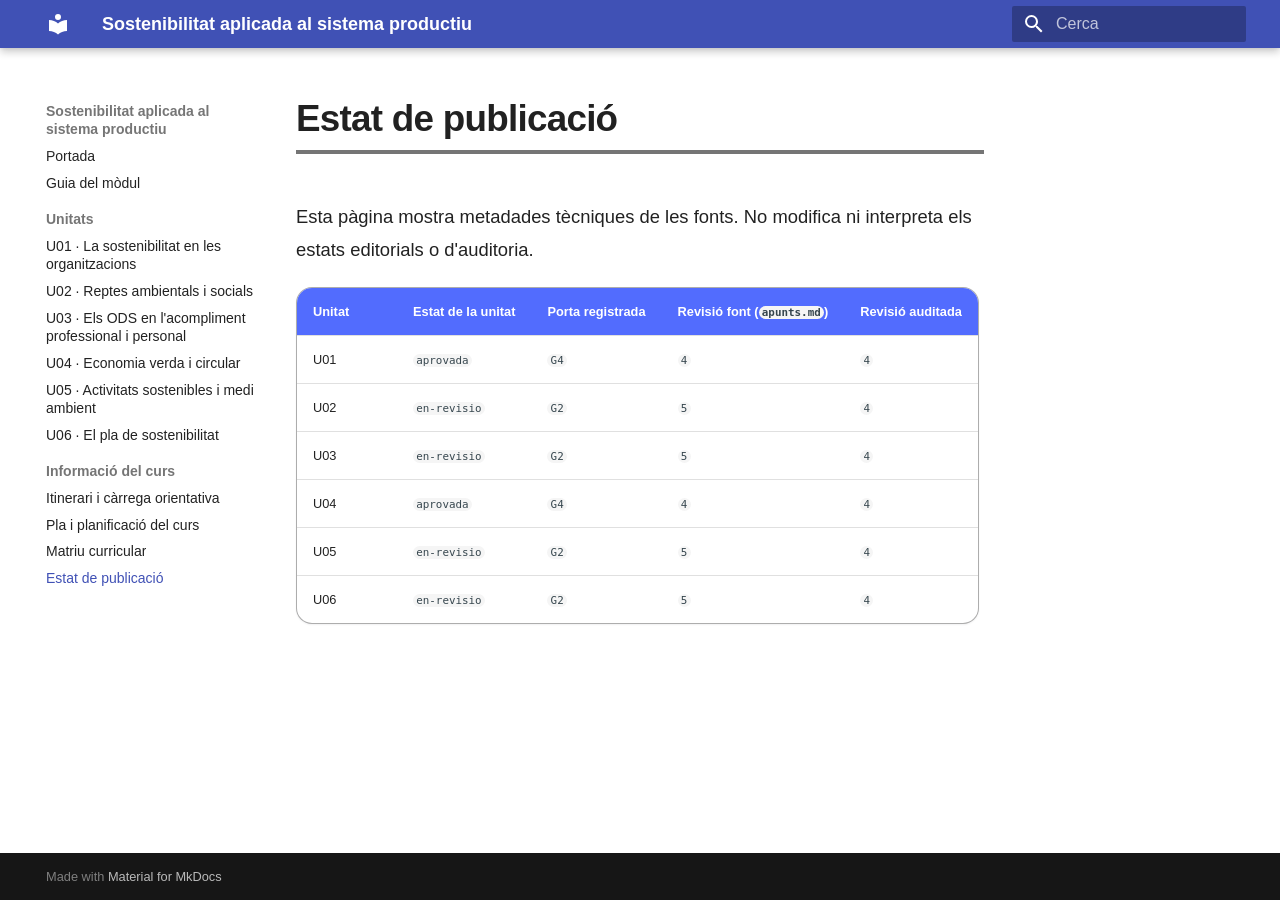
<file: site/curs/estat-publicacio/index.html>
<!doctype html>
<html lang="ca" class="no-js">
  <head>
    
      <meta charset="utf-8">
      <meta name="viewport" content="width=device-width,initial-scale=1">
      
        <meta name="description" content="Materials publicables del mòdul 1708 per a CFGS DAW">
      
      
        <meta name="author" content="Sostenibilitat DAW">
      
      
        <link rel="canonical" href="https://fermasdo.github.io/Apunts_Sostenibilitat/curs/estat-publicacio/">
      
      
        <link rel="prev" href="../matriu-curricular/">
      
      
      
      <link rel="icon" href="../../assets/images/favicon.png">
      <meta name="generator" content="mkdocs-1.6.1, mkdocs-material-9.6.23">
    
    
      
        <title>Estat de publicació - Sostenibilitat aplicada al sistema productiu</title>
      
    
    
      <link rel="stylesheet" href="../../assets/stylesheets/main.84d31ad4.min.css">
      
      


    
    
      
    
    
      
    
    
      <link rel="stylesheet" href="../../assets/estils-publicacio.css">
    
    <script>__md_scope=new URL("../..",location),__md_hash=e=>[...e].reduce(((e,_)=>(e<<5)-e+_.charCodeAt(0)),0),__md_get=(e,_=localStorage,t=__md_scope)=>JSON.parse(_.getItem(t.pathname+"."+e)),__md_set=(e,_,t=localStorage,a=__md_scope)=>{try{t.setItem(a.pathname+"."+e,JSON.stringify(_))}catch(e){}}</script>
    
      

    
    
    
  </head>
  
  
    <body dir="ltr">
  
    
    <input class="md-toggle" data-md-toggle="drawer" type="checkbox" id="__drawer" autocomplete="off">
    <input class="md-toggle" data-md-toggle="search" type="checkbox" id="__search" autocomplete="off">
    <label class="md-overlay" for="__drawer"></label>
    <div data-md-component="skip">
      
    </div>
    <div data-md-component="announce">
      
    </div>
    
    
      

  

<header class="md-header md-header--shadow" data-md-component="header">
  <nav class="md-header__inner md-grid" aria-label="Capçalera">
    <a href="../.." title="Sostenibilitat aplicada al sistema productiu" class="md-header__button md-logo" aria-label="Sostenibilitat aplicada al sistema productiu" data-md-component="logo">
      
  
  <svg xmlns="http://www.w3.org/2000/svg" viewBox="0 0 24 24"><path d="M12 8a3 3 0 0 0 3-3 3 3 0 0 0-3-3 3 3 0 0 0-3 3 3 3 0 0 0 3 3m0 3.54C9.64 9.35 6.5 8 3 8v11c3.5 0 6.64 1.35 9 3.54 2.36-2.19 5.5-3.54 9-3.54V8c-3.5 0-6.64 1.35-9 3.54"/></svg>

    </a>
    <label class="md-header__button md-icon" for="__drawer">
      
      <svg xmlns="http://www.w3.org/2000/svg" viewBox="0 0 24 24"><path d="M3 6h18v2H3zm0 5h18v2H3zm0 5h18v2H3z"/></svg>
    </label>
    <div class="md-header__title" data-md-component="header-title">
      <div class="md-header__ellipsis">
        <div class="md-header__topic">
          <span class="md-ellipsis">
            Sostenibilitat aplicada al sistema productiu
          </span>
        </div>
        <div class="md-header__topic" data-md-component="header-topic">
          <span class="md-ellipsis">
            
              Estat de publicació
            
          </span>
        </div>
      </div>
    </div>
    
    
      <script>var palette=__md_get("__palette");if(palette&&palette.color){if("(prefers-color-scheme)"===palette.color.media){var media=matchMedia("(prefers-color-scheme: light)"),input=document.querySelector(media.matches?"[data-md-color-media='(prefers-color-scheme: light)']":"[data-md-color-media='(prefers-color-scheme: dark)']");palette.color.media=input.getAttribute("data-md-color-media"),palette.color.scheme=input.getAttribute("data-md-color-scheme"),palette.color.primary=input.getAttribute("data-md-color-primary"),palette.color.accent=input.getAttribute("data-md-color-accent")}for(var[key,value]of Object.entries(palette.color))document.body.setAttribute("data-md-color-"+key,value)}</script>
    
    
    
      
      
        <label class="md-header__button md-icon" for="__search">
          
          <svg xmlns="http://www.w3.org/2000/svg" viewBox="0 0 24 24"><path d="M9.5 3A6.5 6.5 0 0 1 16 9.5c0 1.61-.59 3.09-1.56 4.23l.27.27h.79l5 5-1.5 1.5-5-5v-.79l-.27-.27A6.52 6.52 0 0 1 9.5 16 6.5 6.5 0 0 1 3 9.5 6.5 6.5 0 0 1 9.5 3m0 2C7 5 5 7 5 9.5S7 14 9.5 14 14 12 14 9.5 12 5 9.5 5"/></svg>
        </label>
        <div class="md-search" data-md-component="search" role="dialog">
  <label class="md-search__overlay" for="__search"></label>
  <div class="md-search__inner" role="search">
    <form class="md-search__form" name="search">
      <input type="text" class="md-search__input" name="query" aria-label="Cerca" placeholder="Cerca" autocapitalize="off" autocorrect="off" autocomplete="off" spellcheck="false" data-md-component="search-query" required>
      <label class="md-search__icon md-icon" for="__search">
        
        <svg xmlns="http://www.w3.org/2000/svg" viewBox="0 0 24 24"><path d="M9.5 3A6.5 6.5 0 0 1 16 9.5c0 1.61-.59 3.09-1.56 4.23l.27.27h.79l5 5-1.5 1.5-5-5v-.79l-.27-.27A6.52 6.52 0 0 1 9.5 16 6.5 6.5 0 0 1 3 9.5 6.5 6.5 0 0 1 9.5 3m0 2C7 5 5 7 5 9.5S7 14 9.5 14 14 12 14 9.5 12 5 9.5 5"/></svg>
        
        <svg xmlns="http://www.w3.org/2000/svg" viewBox="0 0 24 24"><path d="M20 11v2H8l5.5 5.5-1.42 1.42L4.16 12l7.92-7.92L13.5 5.5 8 11z"/></svg>
      </label>
      <nav class="md-search__options" aria-label="Cerca">
        
        <button type="reset" class="md-search__icon md-icon" title="Neteja" aria-label="Neteja" tabindex="-1">
          
          <svg xmlns="http://www.w3.org/2000/svg" viewBox="0 0 24 24"><path d="M19 6.41 17.59 5 12 10.59 6.41 5 5 6.41 10.59 12 5 17.59 6.41 19 12 13.41 17.59 19 19 17.59 13.41 12z"/></svg>
        </button>
      </nav>
      
    </form>
    <div class="md-search__output">
      <div class="md-search__scrollwrap" tabindex="0" data-md-scrollfix>
        <div class="md-search-result" data-md-component="search-result">
          <div class="md-search-result__meta">
            Inicialitzant cerca
          </div>
          <ol class="md-search-result__list" role="presentation"></ol>
        </div>
      </div>
    </div>
  </div>
</div>
      
    
    
  </nav>
  
</header>
    
    <div class="md-container" data-md-component="container">
      
      
        
          
        
      
      <main class="md-main" data-md-component="main">
        <div class="md-main__inner md-grid">
          
            
              
              <div class="md-sidebar md-sidebar--primary" data-md-component="sidebar" data-md-type="navigation" >
                <div class="md-sidebar__scrollwrap">
                  <div class="md-sidebar__inner">
                    



<nav class="md-nav md-nav--primary" aria-label="Navegació" data-md-level="0">
  <label class="md-nav__title" for="__drawer">
    <a href="../.." title="Sostenibilitat aplicada al sistema productiu" class="md-nav__button md-logo" aria-label="Sostenibilitat aplicada al sistema productiu" data-md-component="logo">
      
  
  <svg xmlns="http://www.w3.org/2000/svg" viewBox="0 0 24 24"><path d="M12 8a3 3 0 0 0 3-3 3 3 0 0 0-3-3 3 3 0 0 0-3 3 3 3 0 0 0 3 3m0 3.54C9.64 9.35 6.5 8 3 8v11c3.5 0 6.64 1.35 9 3.54 2.36-2.19 5.5-3.54 9-3.54V8c-3.5 0-6.64 1.35-9 3.54"/></svg>

    </a>
    Sostenibilitat aplicada al sistema productiu
  </label>
  
  <ul class="md-nav__list" data-md-scrollfix>
    
      
      
  
  
  
  
    <li class="md-nav__item">
      <a href="../.." class="md-nav__link">
        
  
  
  <span class="md-ellipsis">
    Portada
    
  </span>
  

      </a>
    </li>
  

    
      
      
  
  
  
  
    <li class="md-nav__item">
      <a href="../../guia-modul/" class="md-nav__link">
        
  
  
  <span class="md-ellipsis">
    Guia del mòdul
    
  </span>
  

      </a>
    </li>
  

    
      
      
  
  
  
  
    
    
    
    
      
        
        
      
    
    
    <li class="md-nav__item md-nav__item--section md-nav__item--nested">
      
        
        
        <input class="md-nav__toggle md-toggle " type="checkbox" id="__nav_3" >
        
          
          <label class="md-nav__link" for="__nav_3" id="__nav_3_label" tabindex="">
            
  
  
  <span class="md-ellipsis">
    Unitats
    
  </span>
  

            <span class="md-nav__icon md-icon"></span>
          </label>
        
        <nav class="md-nav" data-md-level="1" aria-labelledby="__nav_3_label" aria-expanded="false">
          <label class="md-nav__title" for="__nav_3">
            <span class="md-nav__icon md-icon"></span>
            Unitats
          </label>
          <ul class="md-nav__list" data-md-scrollfix>
            
              
                
  
  
  
  
    <li class="md-nav__item">
      <a href="../../unitats/u01/" class="md-nav__link">
        
  
  
  <span class="md-ellipsis">
    U01 · La sostenibilitat en les organitzacions
    
  </span>
  

      </a>
    </li>
  

              
            
              
                
  
  
  
  
    <li class="md-nav__item">
      <a href="../../unitats/u02/" class="md-nav__link">
        
  
  
  <span class="md-ellipsis">
    U02 · Reptes ambientals i socials
    
  </span>
  

      </a>
    </li>
  

              
            
              
                
  
  
  
  
    <li class="md-nav__item">
      <a href="../../unitats/u03/" class="md-nav__link">
        
  
  
  <span class="md-ellipsis">
    U03 · Els ODS en l'acompliment professional i personal
    
  </span>
  

      </a>
    </li>
  

              
            
              
                
  
  
  
  
    <li class="md-nav__item">
      <a href="../../unitats/u04/" class="md-nav__link">
        
  
  
  <span class="md-ellipsis">
    U04 · Economia verda i circular
    
  </span>
  

      </a>
    </li>
  

              
            
              
                
  
  
  
  
    <li class="md-nav__item">
      <a href="../../unitats/u05/" class="md-nav__link">
        
  
  
  <span class="md-ellipsis">
    U05 · Activitats sostenibles i medi ambient
    
  </span>
  

      </a>
    </li>
  

              
            
              
                
  
  
  
  
    <li class="md-nav__item">
      <a href="../../unitats/u06/" class="md-nav__link">
        
  
  
  <span class="md-ellipsis">
    U06 · El pla de sostenibilitat
    
  </span>
  

      </a>
    </li>
  

              
            
          </ul>
        </nav>
      
    </li>
  

    
      
      
  
  
    
  
  
  
    
    
    
    
      
        
        
      
    
    
    <li class="md-nav__item md-nav__item--active md-nav__item--section md-nav__item--nested">
      
        
        
        <input class="md-nav__toggle md-toggle " type="checkbox" id="__nav_4" checked>
        
          
          <label class="md-nav__link" for="__nav_4" id="__nav_4_label" tabindex="">
            
  
  
  <span class="md-ellipsis">
    Informació del curs
    
  </span>
  

            <span class="md-nav__icon md-icon"></span>
          </label>
        
        <nav class="md-nav" data-md-level="1" aria-labelledby="__nav_4_label" aria-expanded="true">
          <label class="md-nav__title" for="__nav_4">
            <span class="md-nav__icon md-icon"></span>
            Informació del curs
          </label>
          <ul class="md-nav__list" data-md-scrollfix>
            
              
                
  
  
  
  
    <li class="md-nav__item">
      <a href="../itinerari/" class="md-nav__link">
        
  
  
  <span class="md-ellipsis">
    Itinerari i càrrega orientativa
    
  </span>
  

      </a>
    </li>
  

              
            
              
                
  
  
  
  
    <li class="md-nav__item">
      <a href="../pla-curs/" class="md-nav__link">
        
  
  
  <span class="md-ellipsis">
    Pla i planificació del curs
    
  </span>
  

      </a>
    </li>
  

              
            
              
                
  
  
  
  
    <li class="md-nav__item">
      <a href="../matriu-curricular/" class="md-nav__link">
        
  
  
  <span class="md-ellipsis">
    Matriu curricular
    
  </span>
  

      </a>
    </li>
  

              
            
              
                
  
  
    
  
  
  
    <li class="md-nav__item md-nav__item--active">
      
      <input class="md-nav__toggle md-toggle" type="checkbox" id="__toc">
      
      
      
      <a href="./" class="md-nav__link md-nav__link--active">
        
  
  
  <span class="md-ellipsis">
    Estat de publicació
    
  </span>
  

      </a>
      
    </li>
  

              
            
          </ul>
        </nav>
      
    </li>
  

    
  </ul>
</nav>
                  </div>
                </div>
              </div>
            
            
              
              <div class="md-sidebar md-sidebar--secondary" data-md-component="sidebar" data-md-type="toc" >
                <div class="md-sidebar__scrollwrap">
                  <div class="md-sidebar__inner">
                    

<nav class="md-nav md-nav--secondary" aria-label="Taula de continguts">
  
  
  
  
</nav>
                  </div>
                </div>
              </div>
            
          
          
            <div class="md-content" data-md-component="content">
              <article class="md-content__inner md-typeset">
                
                  



<!-- Fitxer generat per scripts/sincronitza_mkdocs.py; no l'edites manualment. -->
<h1 id="estat-de-publicacio">Estat de publicació<a class="headerlink" href="#estat-de-publicacio" title="Permanent link">&para;</a></h1>
<p>Esta pàgina mostra metadades tècniques de les fonts. No modifica ni interpreta els estats editorials o d'auditoria.</p>
<table>
<thead>
<tr>
<th>Unitat</th>
<th>Estat de la unitat</th>
<th>Porta registrada</th>
<th>Revisió font (<code>apunts.md</code>)</th>
<th>Revisió auditada</th>
</tr>
</thead>
<tbody>
<tr>
<td>U01</td>
<td><code>aprovada</code></td>
<td><code>G4</code></td>
<td><code>4</code></td>
<td><code>4</code></td>
</tr>
<tr>
<td>U02</td>
<td><code>en-revisio</code></td>
<td><code>G2</code></td>
<td><code>5</code></td>
<td><code>4</code></td>
</tr>
<tr>
<td>U03</td>
<td><code>en-revisio</code></td>
<td><code>G2</code></td>
<td><code>5</code></td>
<td><code>4</code></td>
</tr>
<tr>
<td>U04</td>
<td><code>aprovada</code></td>
<td><code>G4</code></td>
<td><code>4</code></td>
<td><code>4</code></td>
</tr>
<tr>
<td>U05</td>
<td><code>en-revisio</code></td>
<td><code>G2</code></td>
<td><code>5</code></td>
<td><code>4</code></td>
</tr>
<tr>
<td>U06</td>
<td><code>en-revisio</code></td>
<td><code>G2</code></td>
<td><code>5</code></td>
<td><code>4</code></td>
</tr>
</tbody>
</table>












                
              </article>
            </div>
          
          
<script>var target=document.getElementById(location.hash.slice(1));target&&target.name&&(target.checked=target.name.startsWith("__tabbed_"))</script>
        </div>
        
          <button type="button" class="md-top md-icon" data-md-component="top" hidden>
  
  <svg xmlns="http://www.w3.org/2000/svg" viewBox="0 0 24 24"><path d="M13 20h-2V8l-5.5 5.5-1.42-1.42L12 4.16l7.92 7.92-1.42 1.42L13 8z"/></svg>
  Torna a l'inici
</button>
        
      </main>
      
        <footer class="md-footer">
  
  <div class="md-footer-meta md-typeset">
    <div class="md-footer-meta__inner md-grid">
      <div class="md-copyright">
  
  
    Made with
    <a href="https://squidfunk.github.io/mkdocs-material/" target="_blank" rel="noopener">
      Material for MkDocs
    </a>
  
</div>
      
    </div>
  </div>
</footer>
      
    </div>
    <div class="md-dialog" data-md-component="dialog">
      <div class="md-dialog__inner md-typeset"></div>
    </div>
    
    
    
      
      <script id="__config" type="application/json">{"base": "../..", "features": ["navigation.sections", "navigation.top", "toc.follow"], "search": "../../assets/javascripts/workers/search.973d3a69.min.js", "tags": null, "translations": {"clipboard.copied": "Copiat al porta-retalls", "clipboard.copy": "C\u00f2pia al porta-retalls", "search.result.more.one": "1 m\u00e9s en aquesta p\u00e0gina", "search.result.more.other": "# m\u00e9s en aquesta p\u00e0gina", "search.result.none": "Cap document coincideix", "search.result.one": "1 document coincident", "search.result.other": "# documents coincidents", "search.result.placeholder": "Escriu per a comen\u00e7ar a cercar", "search.result.term.missing": "Desaparegut", "select.version": "Selecciona la versi\u00f3"}, "version": null}</script>
    
    
      <script src="../../assets/javascripts/bundle.f55a23d4.min.js"></script>
      
    
  </body>
</html>
</file>
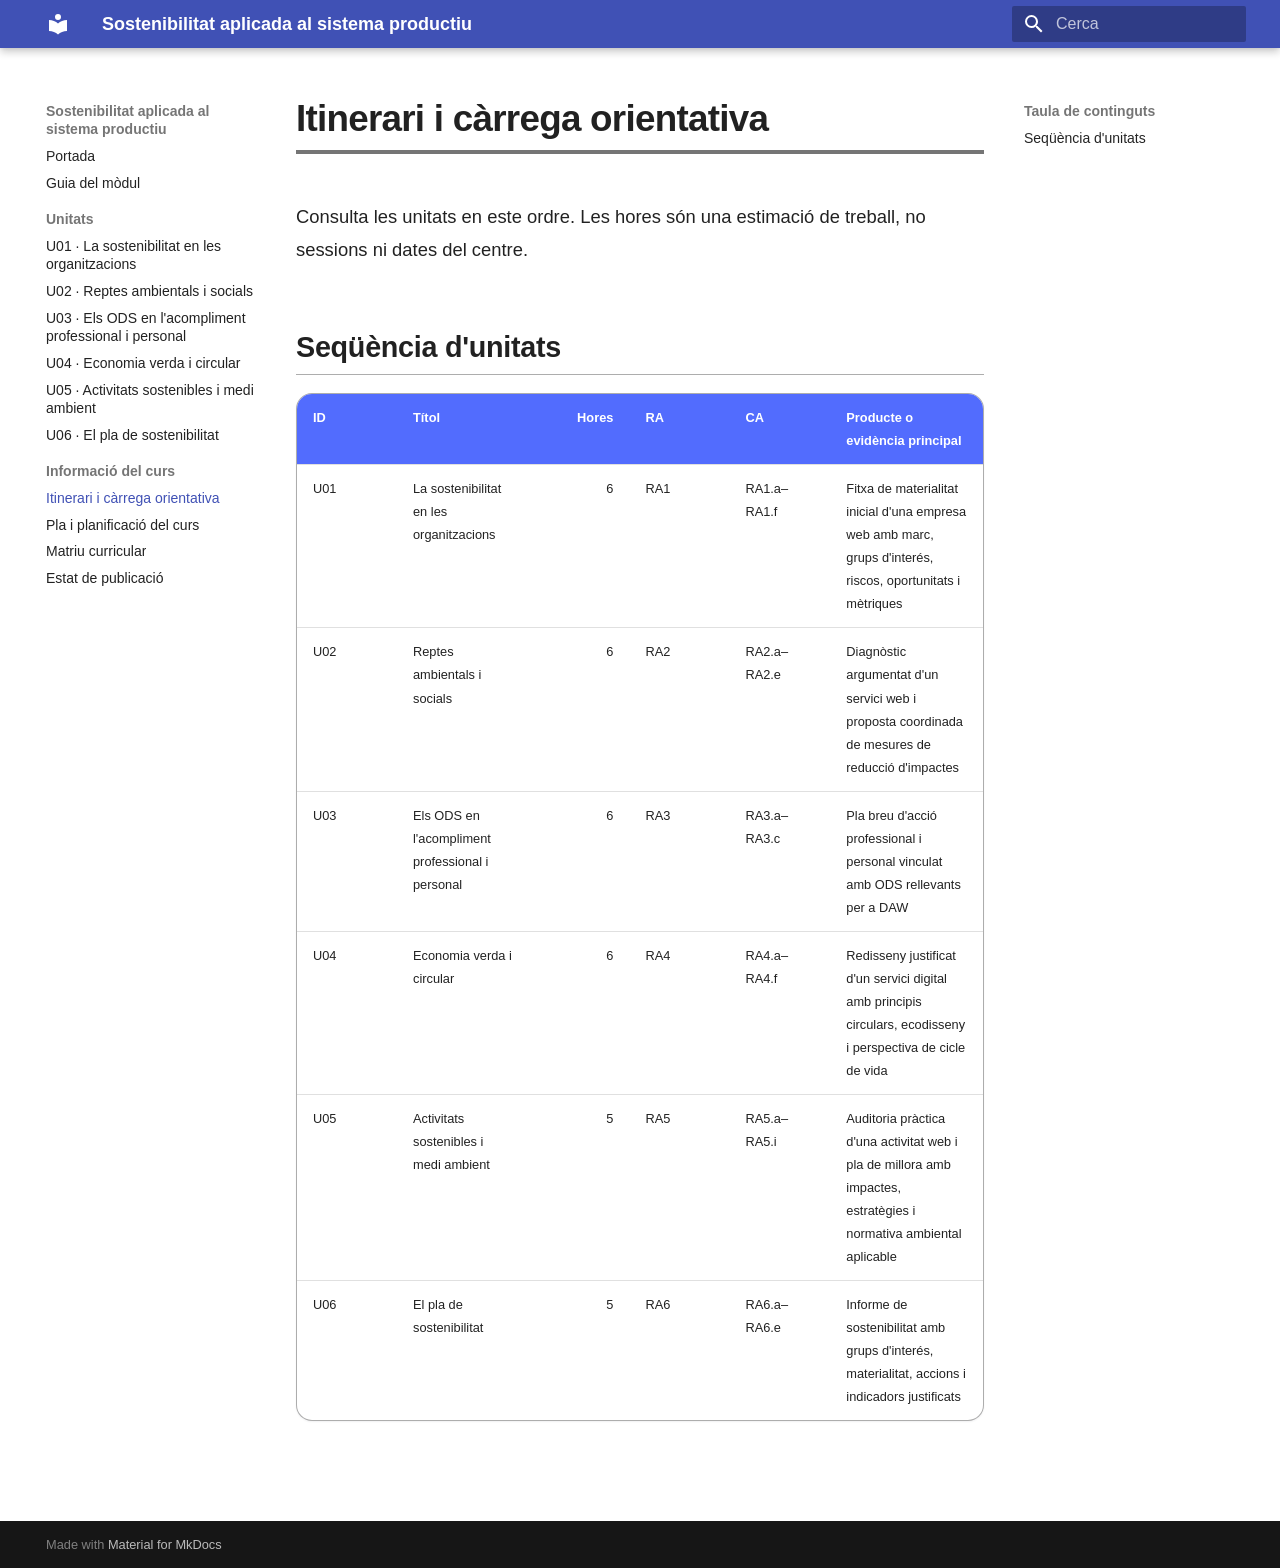
<file: site/curs/itinerari/index.html>
<!doctype html>
<html lang="ca" class="no-js">
  <head>
    
      <meta charset="utf-8">
      <meta name="viewport" content="width=device-width,initial-scale=1">
      
        <meta name="description" content="Materials publicables del mòdul 1708 per a CFGS DAW">
      
      
        <meta name="author" content="Sostenibilitat DAW">
      
      
        <link rel="canonical" href="https://fermasdo.github.io/Apunts_Sostenibilitat/curs/itinerari/">
      
      
        <link rel="prev" href="../../unitats/u06/">
      
      
        <link rel="next" href="../pla-curs/">
      
      
      <link rel="icon" href="../../assets/images/favicon.png">
      <meta name="generator" content="mkdocs-1.6.1, mkdocs-material-9.6.23">
    
    
      
        <title>Itinerari i càrrega orientativa - Sostenibilitat aplicada al sistema productiu</title>
      
    
    
      <link rel="stylesheet" href="../../assets/stylesheets/main.84d31ad4.min.css">
      
      


    
    
      
    
    
      
    
    
      <link rel="stylesheet" href="../../assets/estils-publicacio.css">
    
    <script>__md_scope=new URL("../..",location),__md_hash=e=>[...e].reduce(((e,_)=>(e<<5)-e+_.charCodeAt(0)),0),__md_get=(e,_=localStorage,t=__md_scope)=>JSON.parse(_.getItem(t.pathname+"."+e)),__md_set=(e,_,t=localStorage,a=__md_scope)=>{try{t.setItem(a.pathname+"."+e,JSON.stringify(_))}catch(e){}}</script>
    
      

    
    
    
  </head>
  
  
    <body dir="ltr">
  
    
    <input class="md-toggle" data-md-toggle="drawer" type="checkbox" id="__drawer" autocomplete="off">
    <input class="md-toggle" data-md-toggle="search" type="checkbox" id="__search" autocomplete="off">
    <label class="md-overlay" for="__drawer"></label>
    <div data-md-component="skip">
      
        
        <a href="#sequencia-dunitats" class="md-skip">
          Salta el contingut
        </a>
      
    </div>
    <div data-md-component="announce">
      
    </div>
    
    
      

  

<header class="md-header md-header--shadow" data-md-component="header">
  <nav class="md-header__inner md-grid" aria-label="Capçalera">
    <a href="../.." title="Sostenibilitat aplicada al sistema productiu" class="md-header__button md-logo" aria-label="Sostenibilitat aplicada al sistema productiu" data-md-component="logo">
      
  
  <svg xmlns="http://www.w3.org/2000/svg" viewBox="0 0 24 24"><path d="M12 8a3 3 0 0 0 3-3 3 3 0 0 0-3-3 3 3 0 0 0-3 3 3 3 0 0 0 3 3m0 3.54C9.64 9.35 6.5 8 3 8v11c3.5 0 6.64 1.35 9 3.54 2.36-2.19 5.5-3.54 9-3.54V8c-3.5 0-6.64 1.35-9 3.54"/></svg>

    </a>
    <label class="md-header__button md-icon" for="__drawer">
      
      <svg xmlns="http://www.w3.org/2000/svg" viewBox="0 0 24 24"><path d="M3 6h18v2H3zm0 5h18v2H3zm0 5h18v2H3z"/></svg>
    </label>
    <div class="md-header__title" data-md-component="header-title">
      <div class="md-header__ellipsis">
        <div class="md-header__topic">
          <span class="md-ellipsis">
            Sostenibilitat aplicada al sistema productiu
          </span>
        </div>
        <div class="md-header__topic" data-md-component="header-topic">
          <span class="md-ellipsis">
            
              Itinerari i càrrega orientativa
            
          </span>
        </div>
      </div>
    </div>
    
    
      <script>var palette=__md_get("__palette");if(palette&&palette.color){if("(prefers-color-scheme)"===palette.color.media){var media=matchMedia("(prefers-color-scheme: light)"),input=document.querySelector(media.matches?"[data-md-color-media='(prefers-color-scheme: light)']":"[data-md-color-media='(prefers-color-scheme: dark)']");palette.color.media=input.getAttribute("data-md-color-media"),palette.color.scheme=input.getAttribute("data-md-color-scheme"),palette.color.primary=input.getAttribute("data-md-color-primary"),palette.color.accent=input.getAttribute("data-md-color-accent")}for(var[key,value]of Object.entries(palette.color))document.body.setAttribute("data-md-color-"+key,value)}</script>
    
    
    
      
      
        <label class="md-header__button md-icon" for="__search">
          
          <svg xmlns="http://www.w3.org/2000/svg" viewBox="0 0 24 24"><path d="M9.5 3A6.5 6.5 0 0 1 16 9.5c0 1.61-.59 3.09-1.56 4.23l.27.27h.79l5 5-1.5 1.5-5-5v-.79l-.27-.27A6.52 6.52 0 0 1 9.5 16 6.5 6.5 0 0 1 3 9.5 6.5 6.5 0 0 1 9.5 3m0 2C7 5 5 7 5 9.5S7 14 9.5 14 14 12 14 9.5 12 5 9.5 5"/></svg>
        </label>
        <div class="md-search" data-md-component="search" role="dialog">
  <label class="md-search__overlay" for="__search"></label>
  <div class="md-search__inner" role="search">
    <form class="md-search__form" name="search">
      <input type="text" class="md-search__input" name="query" aria-label="Cerca" placeholder="Cerca" autocapitalize="off" autocorrect="off" autocomplete="off" spellcheck="false" data-md-component="search-query" required>
      <label class="md-search__icon md-icon" for="__search">
        
        <svg xmlns="http://www.w3.org/2000/svg" viewBox="0 0 24 24"><path d="M9.5 3A6.5 6.5 0 0 1 16 9.5c0 1.61-.59 3.09-1.56 4.23l.27.27h.79l5 5-1.5 1.5-5-5v-.79l-.27-.27A6.52 6.52 0 0 1 9.5 16 6.5 6.5 0 0 1 3 9.5 6.5 6.5 0 0 1 9.5 3m0 2C7 5 5 7 5 9.5S7 14 9.5 14 14 12 14 9.5 12 5 9.5 5"/></svg>
        
        <svg xmlns="http://www.w3.org/2000/svg" viewBox="0 0 24 24"><path d="M20 11v2H8l5.5 5.5-1.42 1.42L4.16 12l7.92-7.92L13.5 5.5 8 11z"/></svg>
      </label>
      <nav class="md-search__options" aria-label="Cerca">
        
        <button type="reset" class="md-search__icon md-icon" title="Neteja" aria-label="Neteja" tabindex="-1">
          
          <svg xmlns="http://www.w3.org/2000/svg" viewBox="0 0 24 24"><path d="M19 6.41 17.59 5 12 10.59 6.41 5 5 6.41 10.59 12 5 17.59 6.41 19 12 13.41 17.59 19 19 17.59 13.41 12z"/></svg>
        </button>
      </nav>
      
    </form>
    <div class="md-search__output">
      <div class="md-search__scrollwrap" tabindex="0" data-md-scrollfix>
        <div class="md-search-result" data-md-component="search-result">
          <div class="md-search-result__meta">
            Inicialitzant cerca
          </div>
          <ol class="md-search-result__list" role="presentation"></ol>
        </div>
      </div>
    </div>
  </div>
</div>
      
    
    
  </nav>
  
</header>
    
    <div class="md-container" data-md-component="container">
      
      
        
          
        
      
      <main class="md-main" data-md-component="main">
        <div class="md-main__inner md-grid">
          
            
              
              <div class="md-sidebar md-sidebar--primary" data-md-component="sidebar" data-md-type="navigation" >
                <div class="md-sidebar__scrollwrap">
                  <div class="md-sidebar__inner">
                    



<nav class="md-nav md-nav--primary" aria-label="Navegació" data-md-level="0">
  <label class="md-nav__title" for="__drawer">
    <a href="../.." title="Sostenibilitat aplicada al sistema productiu" class="md-nav__button md-logo" aria-label="Sostenibilitat aplicada al sistema productiu" data-md-component="logo">
      
  
  <svg xmlns="http://www.w3.org/2000/svg" viewBox="0 0 24 24"><path d="M12 8a3 3 0 0 0 3-3 3 3 0 0 0-3-3 3 3 0 0 0-3 3 3 3 0 0 0 3 3m0 3.54C9.64 9.35 6.5 8 3 8v11c3.5 0 6.64 1.35 9 3.54 2.36-2.19 5.5-3.54 9-3.54V8c-3.5 0-6.64 1.35-9 3.54"/></svg>

    </a>
    Sostenibilitat aplicada al sistema productiu
  </label>
  
  <ul class="md-nav__list" data-md-scrollfix>
    
      
      
  
  
  
  
    <li class="md-nav__item">
      <a href="../.." class="md-nav__link">
        
  
  
  <span class="md-ellipsis">
    Portada
    
  </span>
  

      </a>
    </li>
  

    
      
      
  
  
  
  
    <li class="md-nav__item">
      <a href="../../guia-modul/" class="md-nav__link">
        
  
  
  <span class="md-ellipsis">
    Guia del mòdul
    
  </span>
  

      </a>
    </li>
  

    
      
      
  
  
  
  
    
    
    
    
      
        
        
      
    
    
    <li class="md-nav__item md-nav__item--section md-nav__item--nested">
      
        
        
        <input class="md-nav__toggle md-toggle " type="checkbox" id="__nav_3" >
        
          
          <label class="md-nav__link" for="__nav_3" id="__nav_3_label" tabindex="">
            
  
  
  <span class="md-ellipsis">
    Unitats
    
  </span>
  

            <span class="md-nav__icon md-icon"></span>
          </label>
        
        <nav class="md-nav" data-md-level="1" aria-labelledby="__nav_3_label" aria-expanded="false">
          <label class="md-nav__title" for="__nav_3">
            <span class="md-nav__icon md-icon"></span>
            Unitats
          </label>
          <ul class="md-nav__list" data-md-scrollfix>
            
              
                
  
  
  
  
    <li class="md-nav__item">
      <a href="../../unitats/u01/" class="md-nav__link">
        
  
  
  <span class="md-ellipsis">
    U01 · La sostenibilitat en les organitzacions
    
  </span>
  

      </a>
    </li>
  

              
            
              
                
  
  
  
  
    <li class="md-nav__item">
      <a href="../../unitats/u02/" class="md-nav__link">
        
  
  
  <span class="md-ellipsis">
    U02 · Reptes ambientals i socials
    
  </span>
  

      </a>
    </li>
  

              
            
              
                
  
  
  
  
    <li class="md-nav__item">
      <a href="../../unitats/u03/" class="md-nav__link">
        
  
  
  <span class="md-ellipsis">
    U03 · Els ODS en l'acompliment professional i personal
    
  </span>
  

      </a>
    </li>
  

              
            
              
                
  
  
  
  
    <li class="md-nav__item">
      <a href="../../unitats/u04/" class="md-nav__link">
        
  
  
  <span class="md-ellipsis">
    U04 · Economia verda i circular
    
  </span>
  

      </a>
    </li>
  

              
            
              
                
  
  
  
  
    <li class="md-nav__item">
      <a href="../../unitats/u05/" class="md-nav__link">
        
  
  
  <span class="md-ellipsis">
    U05 · Activitats sostenibles i medi ambient
    
  </span>
  

      </a>
    </li>
  

              
            
              
                
  
  
  
  
    <li class="md-nav__item">
      <a href="../../unitats/u06/" class="md-nav__link">
        
  
  
  <span class="md-ellipsis">
    U06 · El pla de sostenibilitat
    
  </span>
  

      </a>
    </li>
  

              
            
          </ul>
        </nav>
      
    </li>
  

    
      
      
  
  
    
  
  
  
    
    
    
    
      
        
        
      
    
    
    <li class="md-nav__item md-nav__item--active md-nav__item--section md-nav__item--nested">
      
        
        
        <input class="md-nav__toggle md-toggle " type="checkbox" id="__nav_4" checked>
        
          
          <label class="md-nav__link" for="__nav_4" id="__nav_4_label" tabindex="">
            
  
  
  <span class="md-ellipsis">
    Informació del curs
    
  </span>
  

            <span class="md-nav__icon md-icon"></span>
          </label>
        
        <nav class="md-nav" data-md-level="1" aria-labelledby="__nav_4_label" aria-expanded="true">
          <label class="md-nav__title" for="__nav_4">
            <span class="md-nav__icon md-icon"></span>
            Informació del curs
          </label>
          <ul class="md-nav__list" data-md-scrollfix>
            
              
                
  
  
    
  
  
  
    <li class="md-nav__item md-nav__item--active">
      
      <input class="md-nav__toggle md-toggle" type="checkbox" id="__toc">
      
      
      
        <label class="md-nav__link md-nav__link--active" for="__toc">
          
  
  
  <span class="md-ellipsis">
    Itinerari i càrrega orientativa
    
  </span>
  

          <span class="md-nav__icon md-icon"></span>
        </label>
      
      <a href="./" class="md-nav__link md-nav__link--active">
        
  
  
  <span class="md-ellipsis">
    Itinerari i càrrega orientativa
    
  </span>
  

      </a>
      
        

<nav class="md-nav md-nav--secondary" aria-label="Taula de continguts">
  
  
  
  
    <label class="md-nav__title" for="__toc">
      <span class="md-nav__icon md-icon"></span>
      Taula de continguts
    </label>
    <ul class="md-nav__list" data-md-component="toc" data-md-scrollfix>
      
        <li class="md-nav__item">
  <a href="#sequencia-dunitats" class="md-nav__link">
    <span class="md-ellipsis">
      Seqüència d'unitats
    </span>
  </a>
  
</li>
      
    </ul>
  
</nav>
      
    </li>
  

              
            
              
                
  
  
  
  
    <li class="md-nav__item">
      <a href="../pla-curs/" class="md-nav__link">
        
  
  
  <span class="md-ellipsis">
    Pla i planificació del curs
    
  </span>
  

      </a>
    </li>
  

              
            
              
                
  
  
  
  
    <li class="md-nav__item">
      <a href="../matriu-curricular/" class="md-nav__link">
        
  
  
  <span class="md-ellipsis">
    Matriu curricular
    
  </span>
  

      </a>
    </li>
  

              
            
              
                
  
  
  
  
    <li class="md-nav__item">
      <a href="../estat-publicacio/" class="md-nav__link">
        
  
  
  <span class="md-ellipsis">
    Estat de publicació
    
  </span>
  

      </a>
    </li>
  

              
            
          </ul>
        </nav>
      
    </li>
  

    
  </ul>
</nav>
                  </div>
                </div>
              </div>
            
            
              
              <div class="md-sidebar md-sidebar--secondary" data-md-component="sidebar" data-md-type="toc" >
                <div class="md-sidebar__scrollwrap">
                  <div class="md-sidebar__inner">
                    

<nav class="md-nav md-nav--secondary" aria-label="Taula de continguts">
  
  
  
  
    <label class="md-nav__title" for="__toc">
      <span class="md-nav__icon md-icon"></span>
      Taula de continguts
    </label>
    <ul class="md-nav__list" data-md-component="toc" data-md-scrollfix>
      
        <li class="md-nav__item">
  <a href="#sequencia-dunitats" class="md-nav__link">
    <span class="md-ellipsis">
      Seqüència d'unitats
    </span>
  </a>
  
</li>
      
    </ul>
  
</nav>
                  </div>
                </div>
              </div>
            
          
          
            <div class="md-content" data-md-component="content">
              <article class="md-content__inner md-typeset">
                
                  



<!-- Fitxer generat per scripts/sincronitza_mkdocs.py; no l'edites manualment. -->
<h1 id="itinerari-i-carrega-orientativa">Itinerari i càrrega orientativa<a class="headerlink" href="#itinerari-i-carrega-orientativa" title="Permanent link">&para;</a></h1>
<p>Consulta les unitats en este ordre. Les hores són una estimació de treball, no sessions ni dates del centre.</p>
<h2 id="sequencia-dunitats">Seqüència d'unitats<a class="headerlink" href="#sequencia-dunitats" title="Permanent link">&para;</a></h2>
<table>
<thead>
<tr>
<th>ID</th>
<th>Títol</th>
<th style="text-align: right;">Hores</th>
<th>RA</th>
<th>CA</th>
<th>Producte o evidència principal</th>
</tr>
</thead>
<tbody>
<tr>
<td>U01</td>
<td>La sostenibilitat en les organitzacions</td>
<td style="text-align: right;">6</td>
<td>RA1</td>
<td>RA1.a–RA1.f</td>
<td>Fitxa de materialitat inicial d'una empresa web amb marc, grups d'interés, riscos, oportunitats i mètriques</td>
</tr>
<tr>
<td>U02</td>
<td>Reptes ambientals i socials</td>
<td style="text-align: right;">6</td>
<td>RA2</td>
<td>RA2.a–RA2.e</td>
<td>Diagnòstic argumentat d'un servici web i proposta coordinada de mesures de reducció d'impactes</td>
</tr>
<tr>
<td>U03</td>
<td>Els ODS en l'acompliment professional i personal</td>
<td style="text-align: right;">6</td>
<td>RA3</td>
<td>RA3.a–RA3.c</td>
<td>Pla breu d'acció professional i personal vinculat amb ODS rellevants per a DAW</td>
</tr>
<tr>
<td>U04</td>
<td>Economia verda i circular</td>
<td style="text-align: right;">6</td>
<td>RA4</td>
<td>RA4.a–RA4.f</td>
<td>Redisseny justificat d'un servici digital amb principis circulars, ecodisseny i perspectiva de cicle de vida</td>
</tr>
<tr>
<td>U05</td>
<td>Activitats sostenibles i medi ambient</td>
<td style="text-align: right;">5</td>
<td>RA5</td>
<td>RA5.a–RA5.i</td>
<td>Auditoria pràctica d'una activitat web i pla de millora amb impactes, estratègies i normativa ambiental aplicable</td>
</tr>
<tr>
<td>U06</td>
<td>El pla de sostenibilitat</td>
<td style="text-align: right;">5</td>
<td>RA6</td>
<td>RA6.a–RA6.e</td>
<td>Informe de sostenibilitat amb grups d'interés, materialitat, accions i indicadors justificats</td>
</tr>
</tbody>
</table>












                
              </article>
            </div>
          
          
<script>var target=document.getElementById(location.hash.slice(1));target&&target.name&&(target.checked=target.name.startsWith("__tabbed_"))</script>
        </div>
        
          <button type="button" class="md-top md-icon" data-md-component="top" hidden>
  
  <svg xmlns="http://www.w3.org/2000/svg" viewBox="0 0 24 24"><path d="M13 20h-2V8l-5.5 5.5-1.42-1.42L12 4.16l7.92 7.92-1.42 1.42L13 8z"/></svg>
  Torna a l'inici
</button>
        
      </main>
      
        <footer class="md-footer">
  
  <div class="md-footer-meta md-typeset">
    <div class="md-footer-meta__inner md-grid">
      <div class="md-copyright">
  
  
    Made with
    <a href="https://squidfunk.github.io/mkdocs-material/" target="_blank" rel="noopener">
      Material for MkDocs
    </a>
  
</div>
      
    </div>
  </div>
</footer>
      
    </div>
    <div class="md-dialog" data-md-component="dialog">
      <div class="md-dialog__inner md-typeset"></div>
    </div>
    
    
    
      
      <script id="__config" type="application/json">{"base": "../..", "features": ["navigation.sections", "navigation.top", "toc.follow"], "search": "../../assets/javascripts/workers/search.973d3a69.min.js", "tags": null, "translations": {"clipboard.copied": "Copiat al porta-retalls", "clipboard.copy": "C\u00f2pia al porta-retalls", "search.result.more.one": "1 m\u00e9s en aquesta p\u00e0gina", "search.result.more.other": "# m\u00e9s en aquesta p\u00e0gina", "search.result.none": "Cap document coincideix", "search.result.one": "1 document coincident", "search.result.other": "# documents coincidents", "search.result.placeholder": "Escriu per a comen\u00e7ar a cercar", "search.result.term.missing": "Desaparegut", "select.version": "Selecciona la versi\u00f3"}, "version": null}</script>
    
    
      <script src="../../assets/javascripts/bundle.f55a23d4.min.js"></script>
      
    
  </body>
</html>
</file>
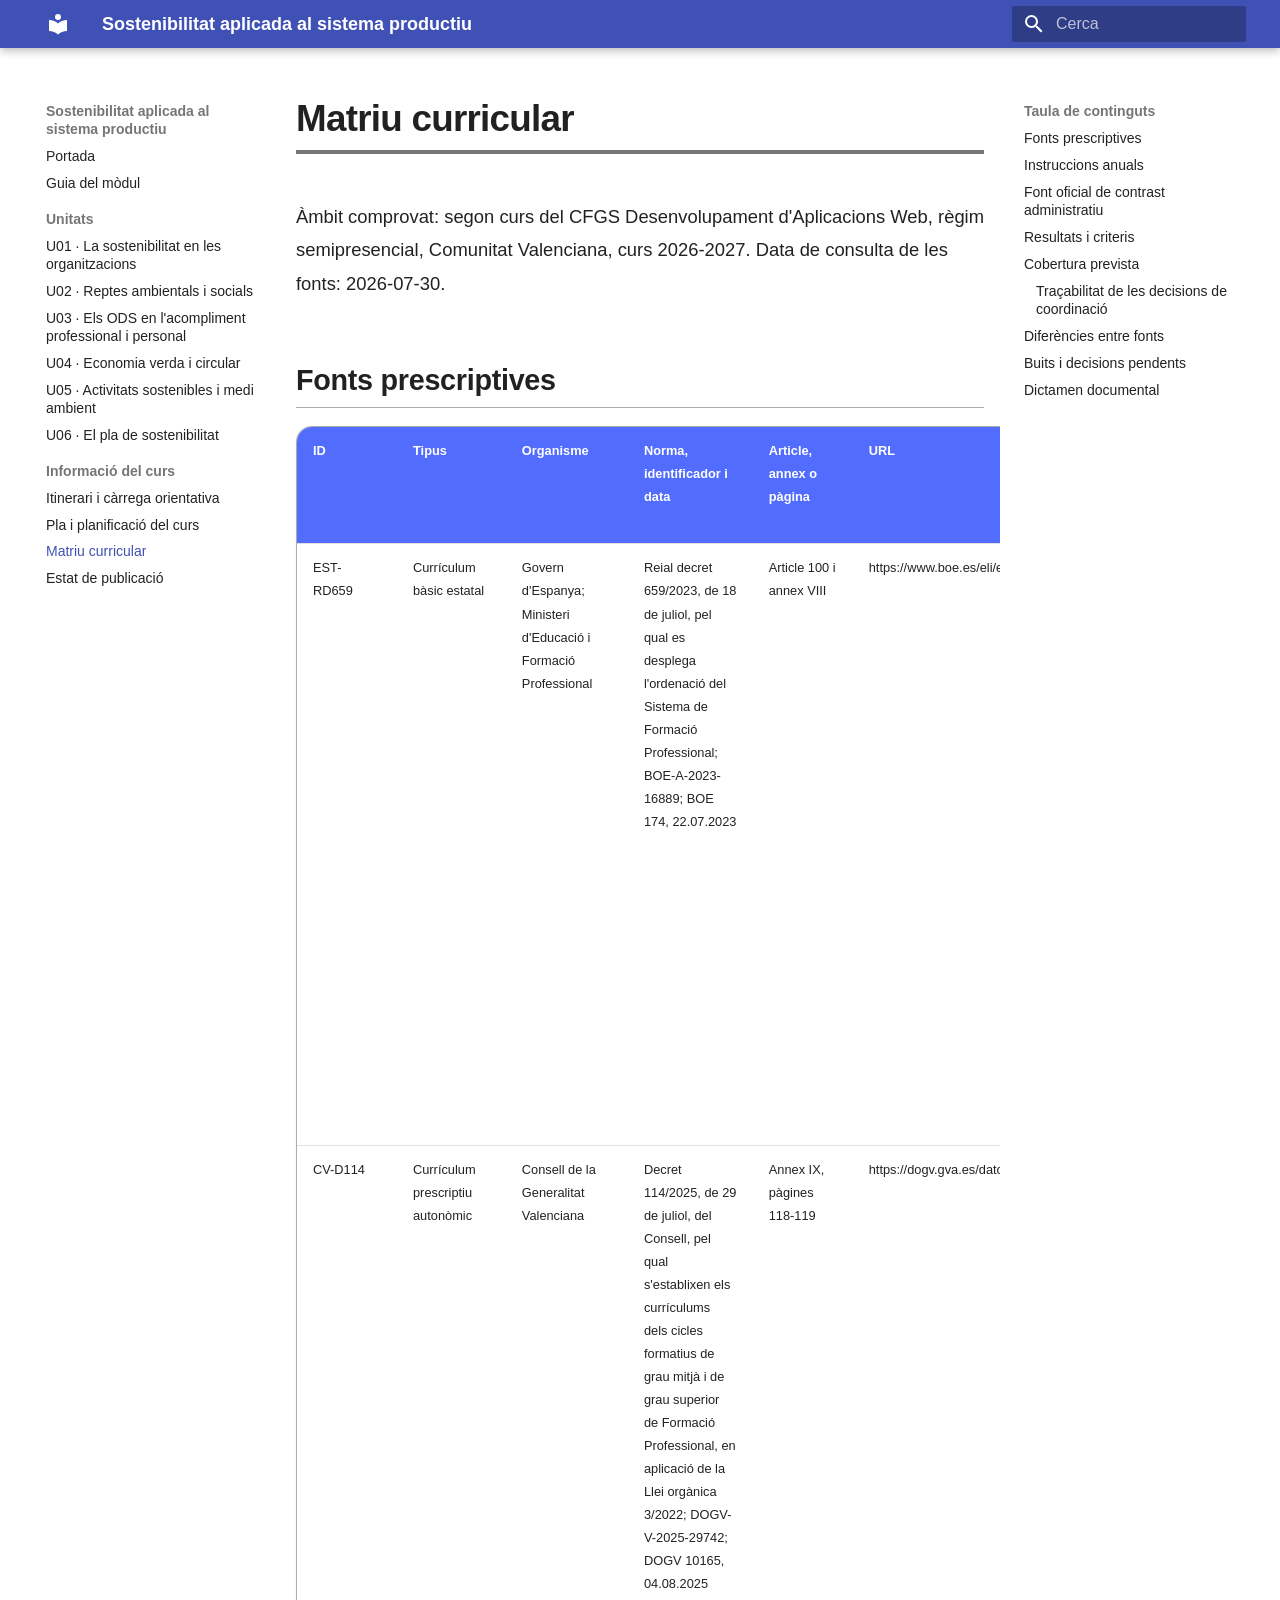
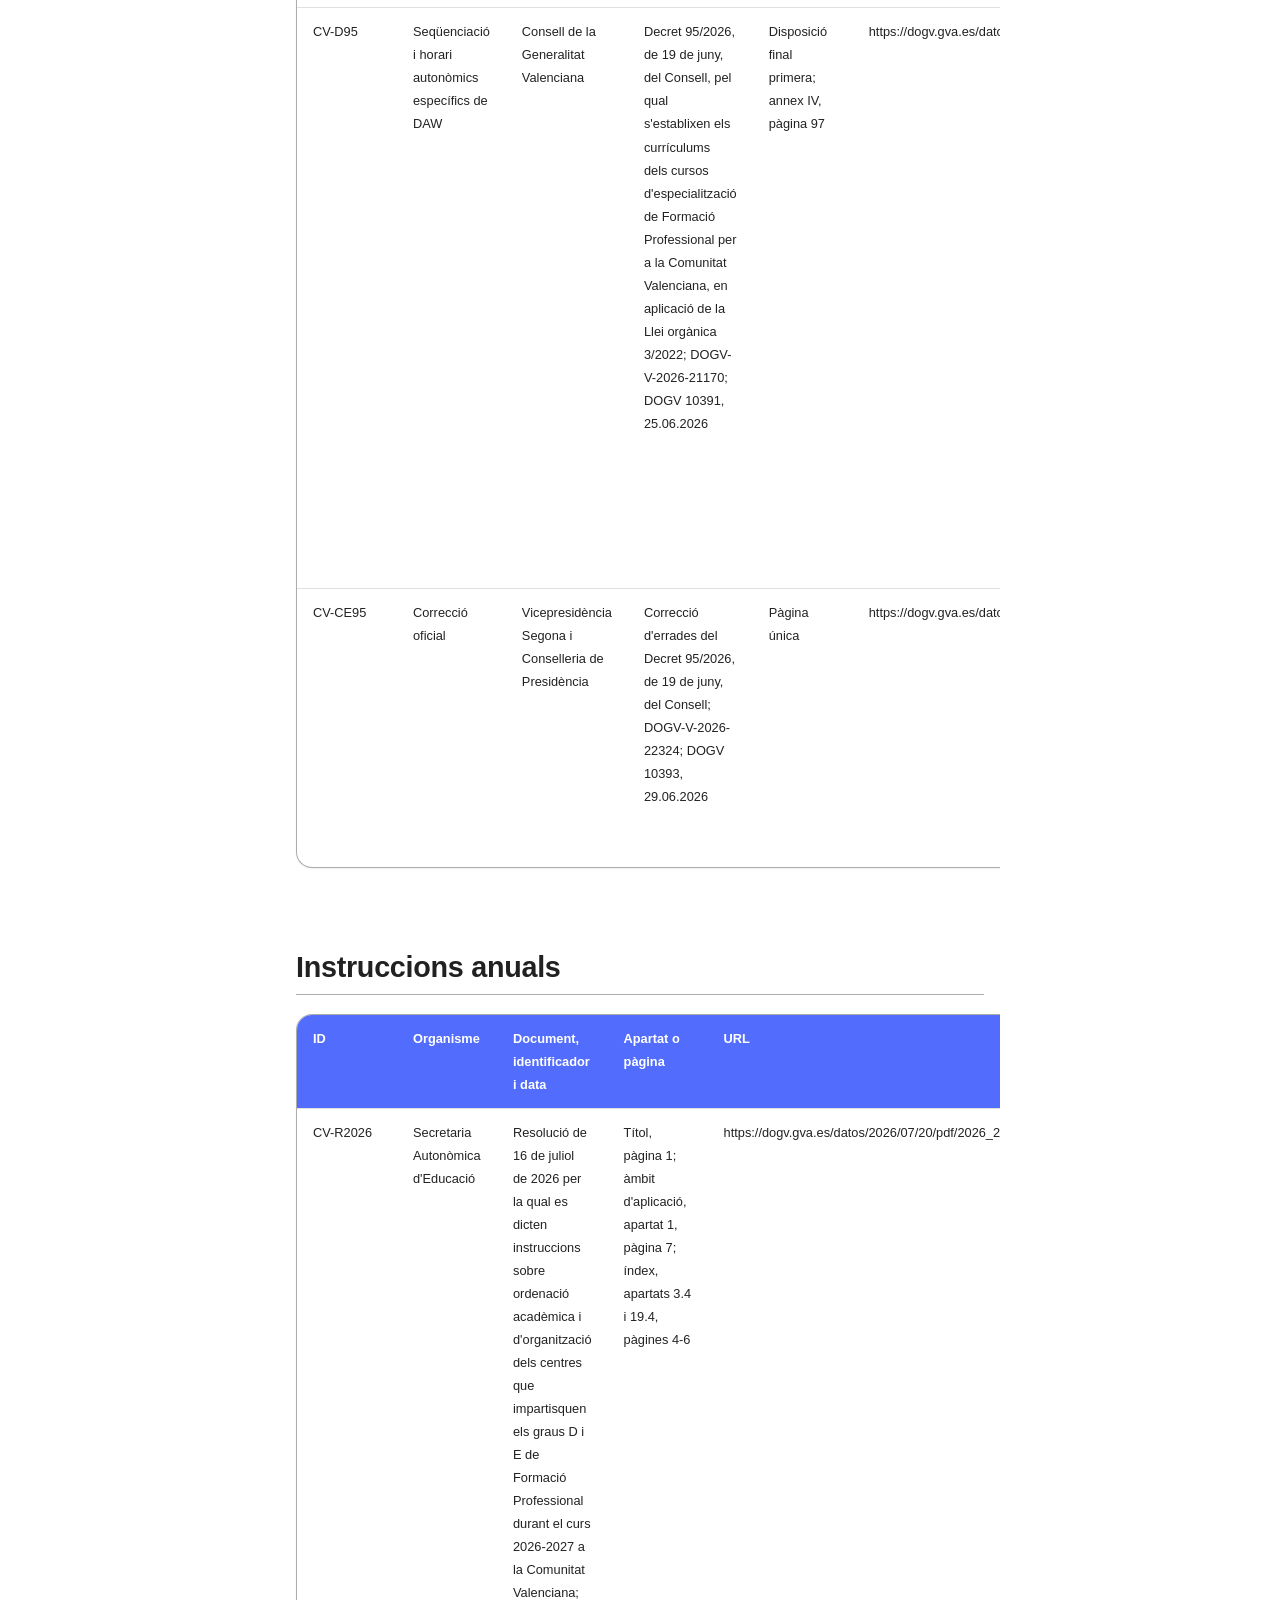
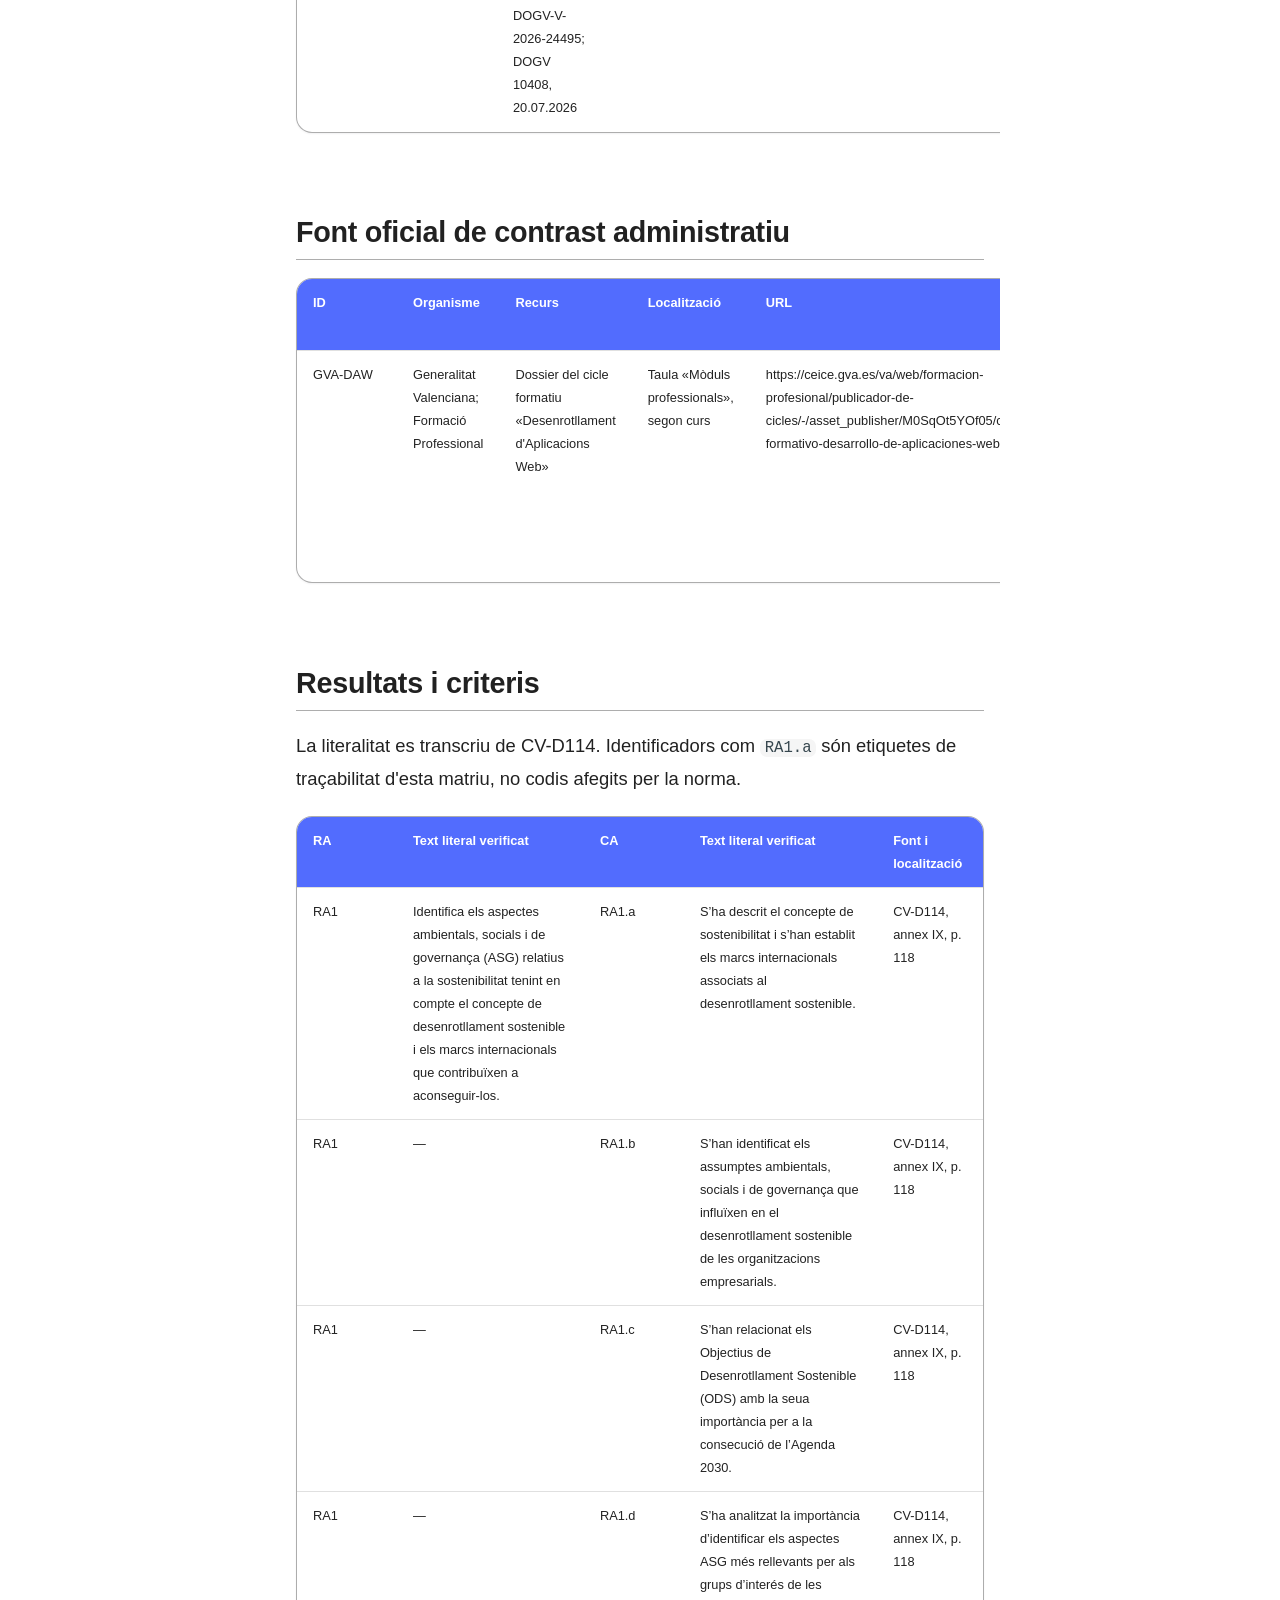
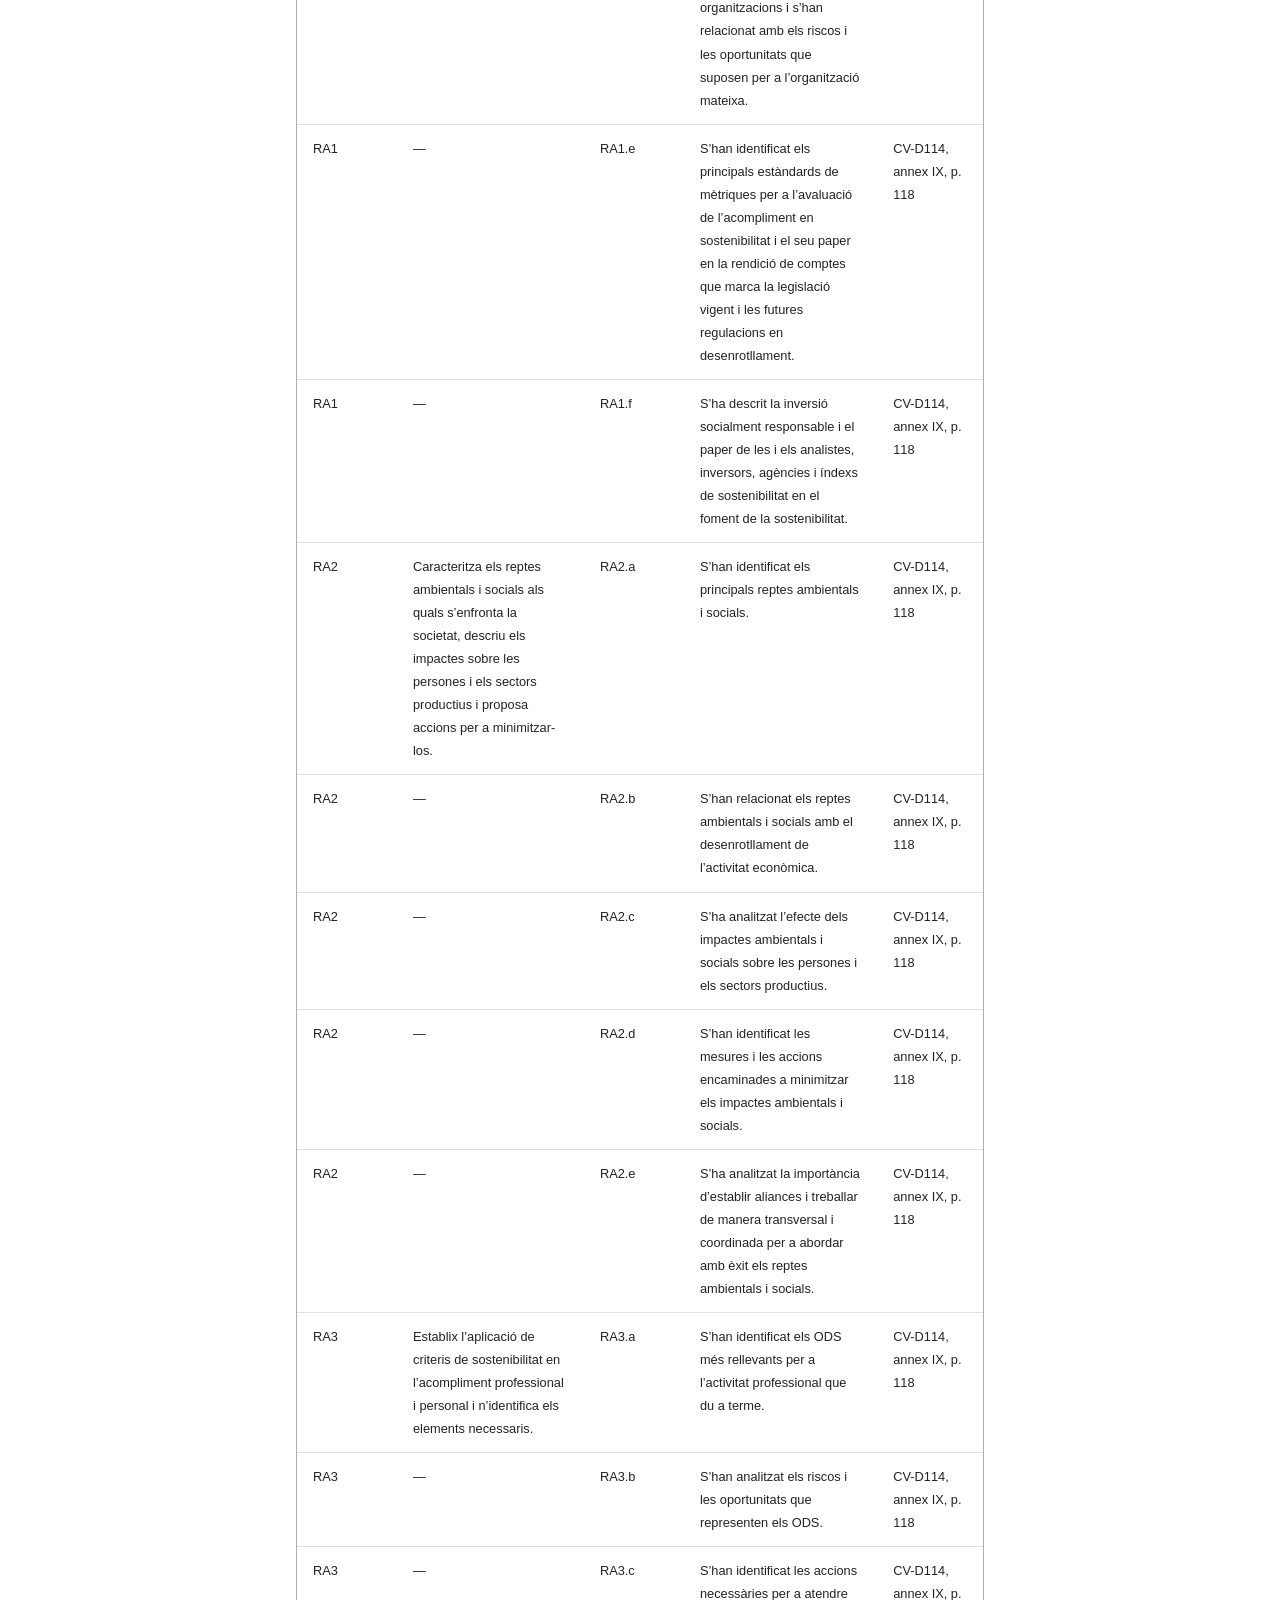
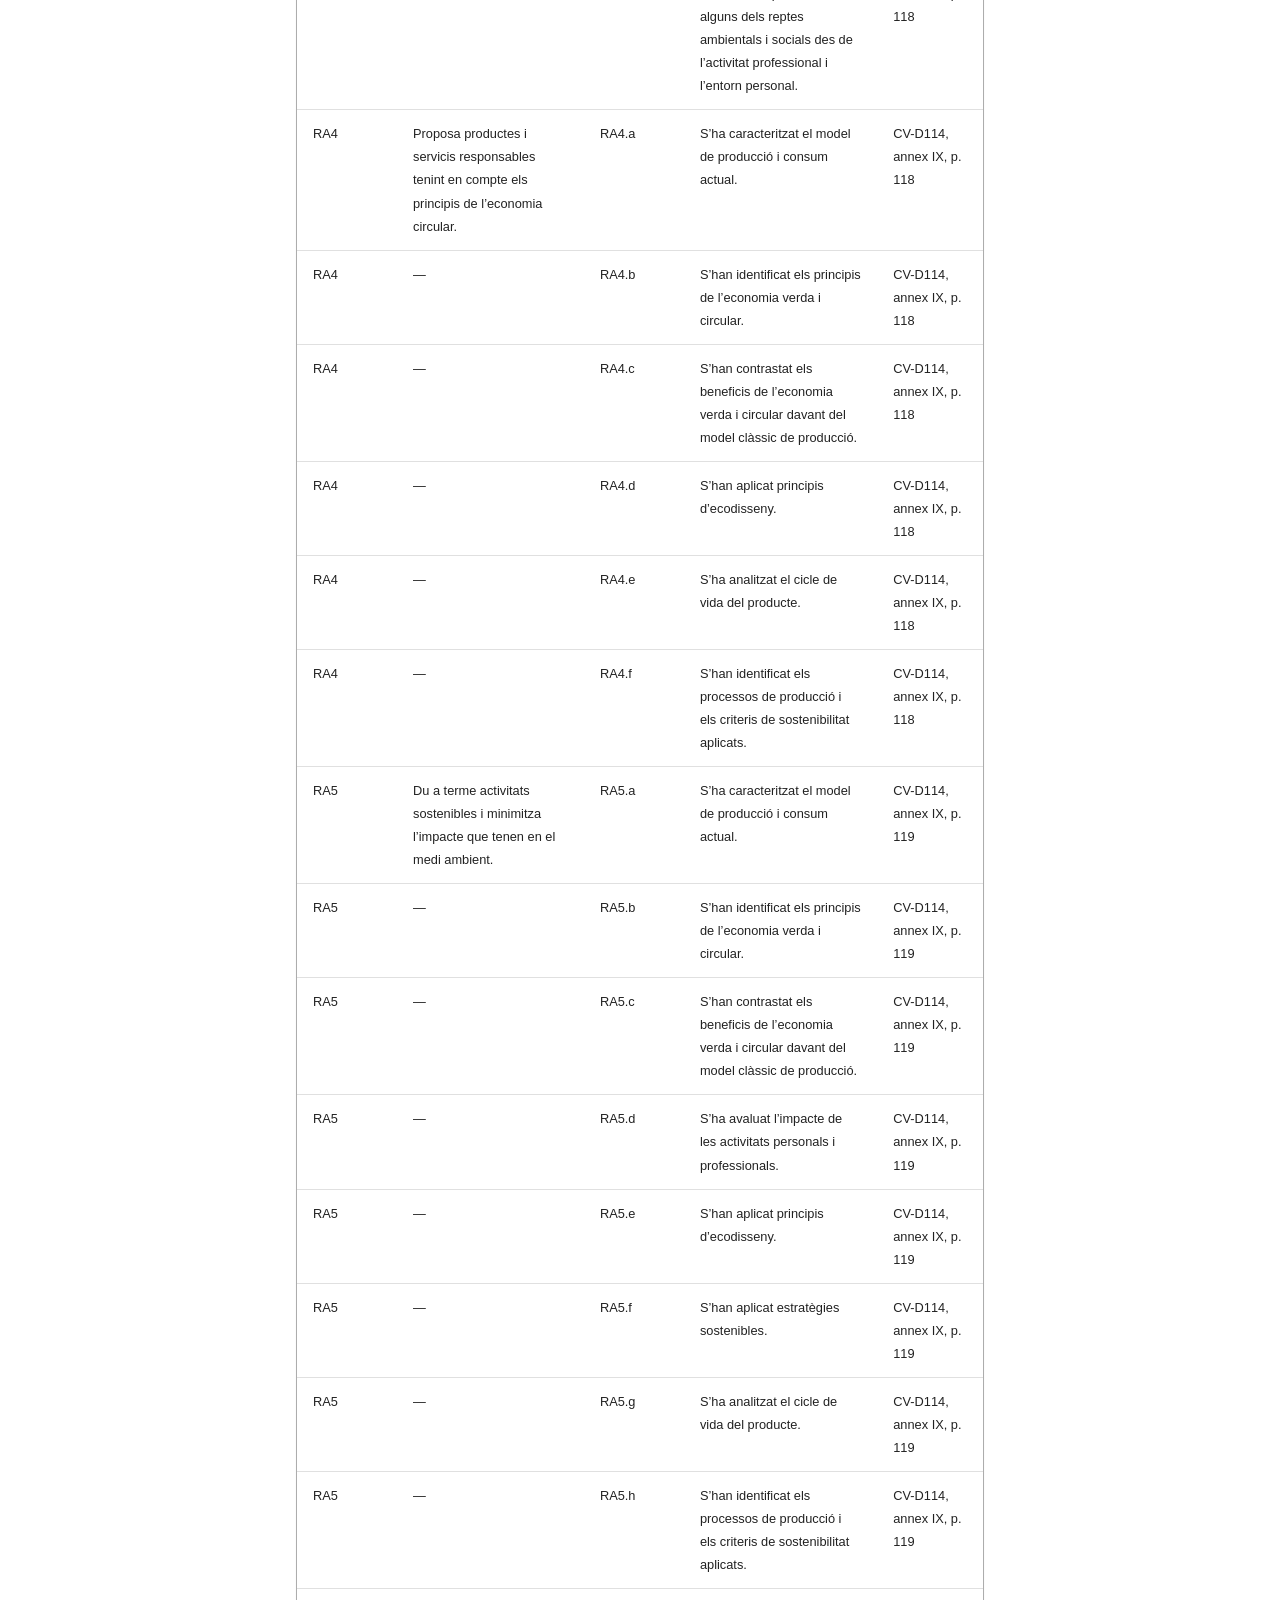
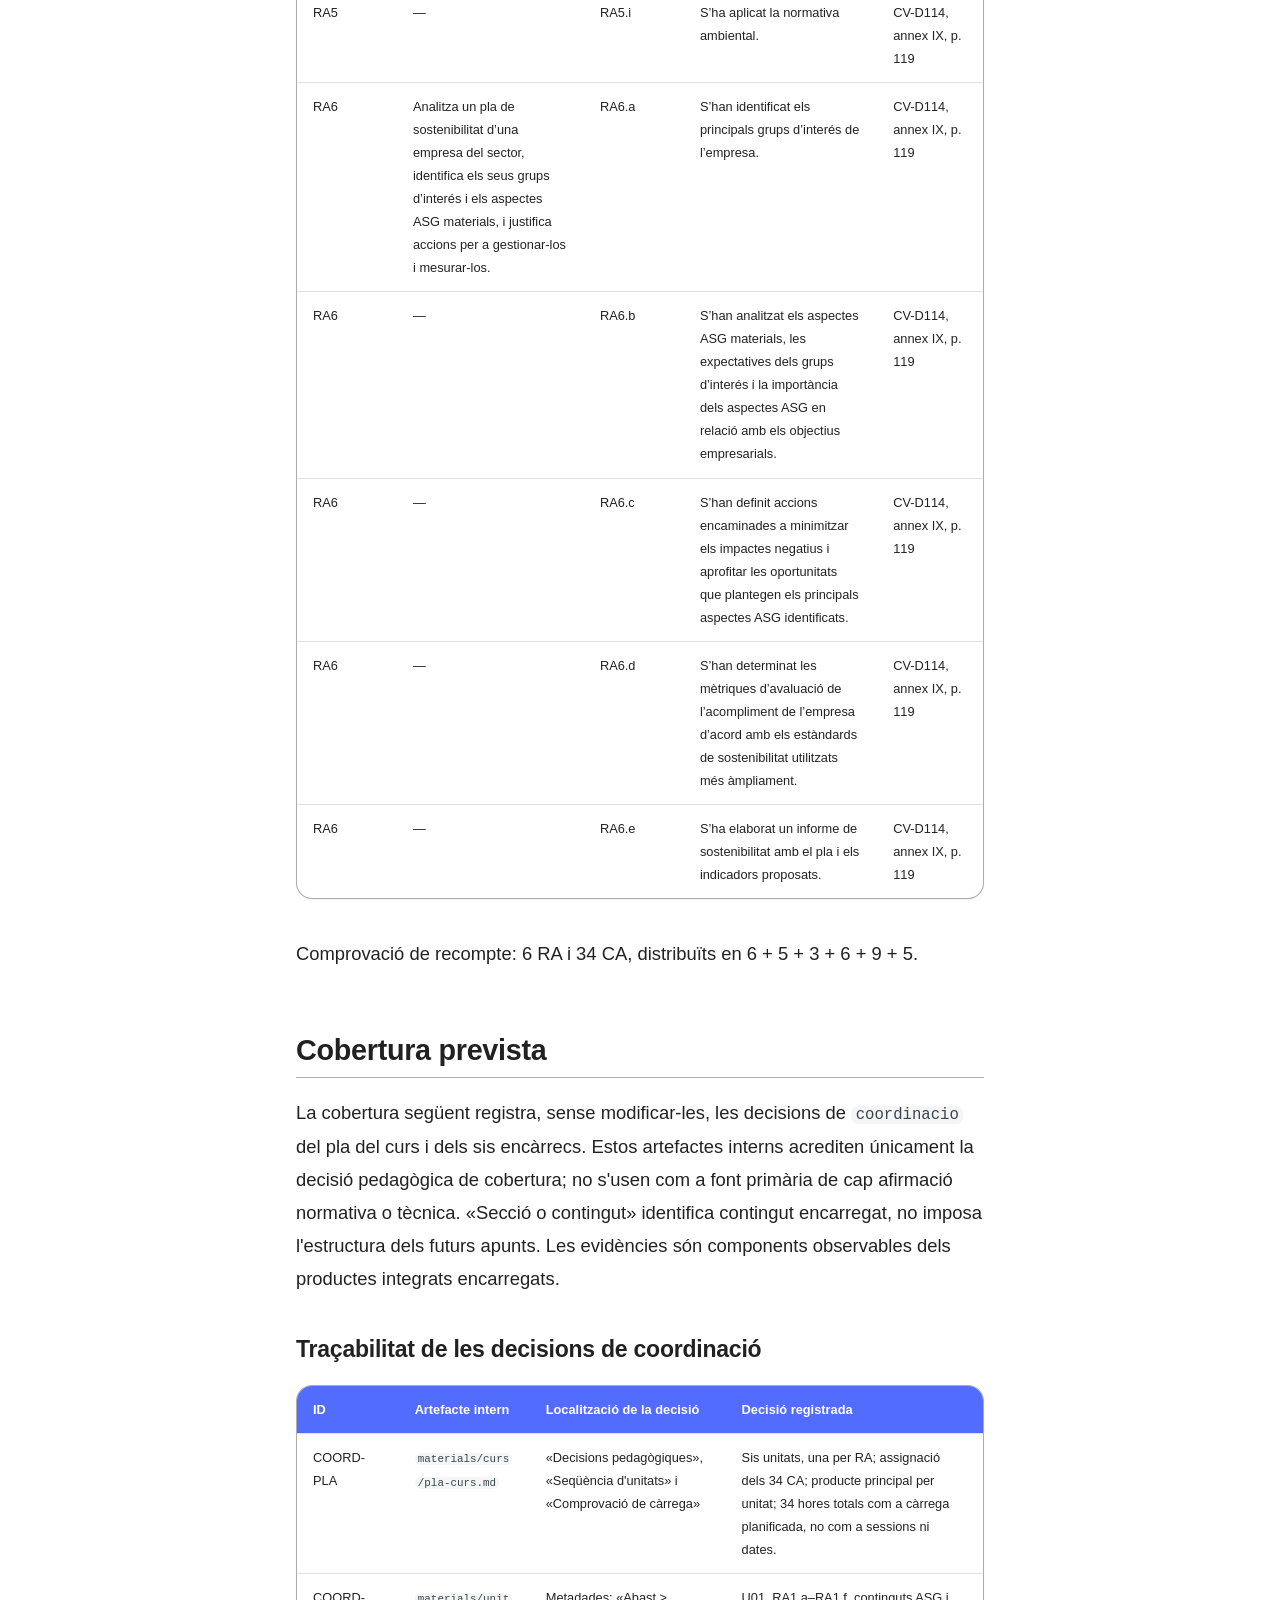
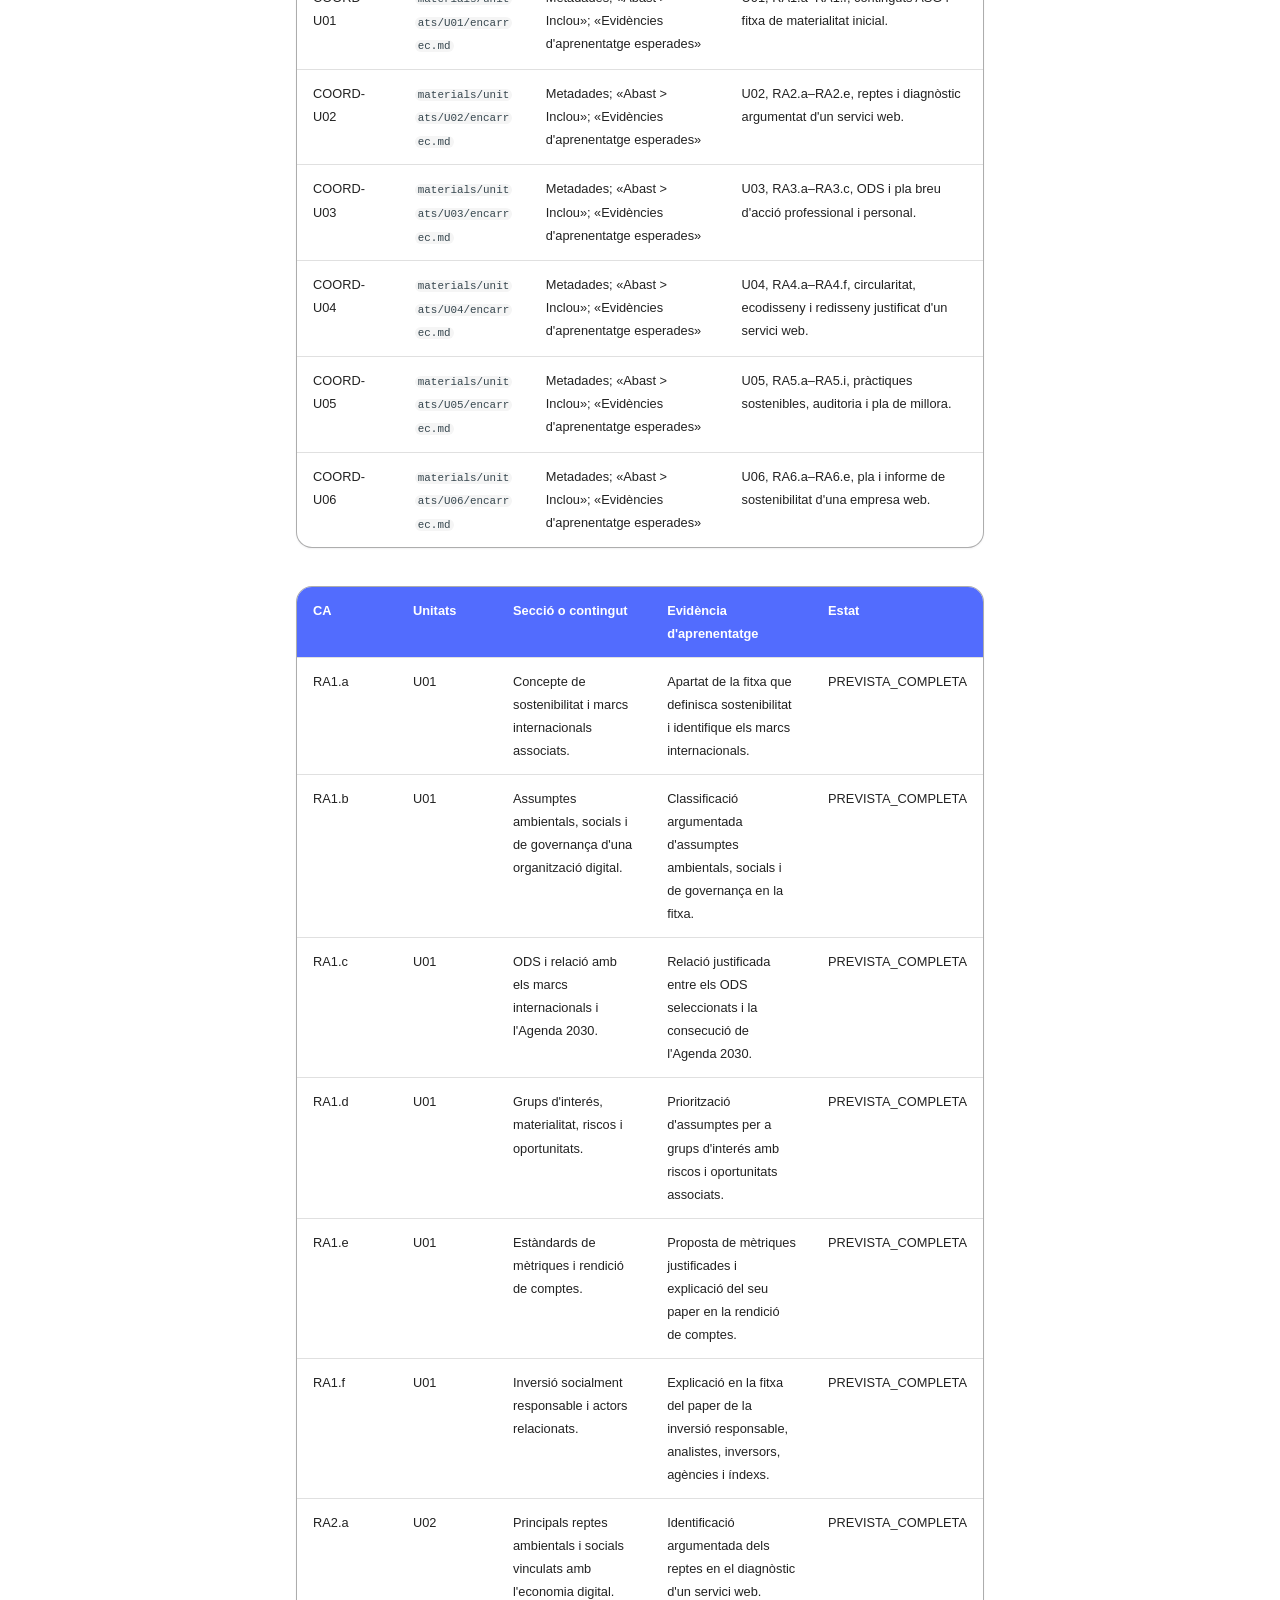
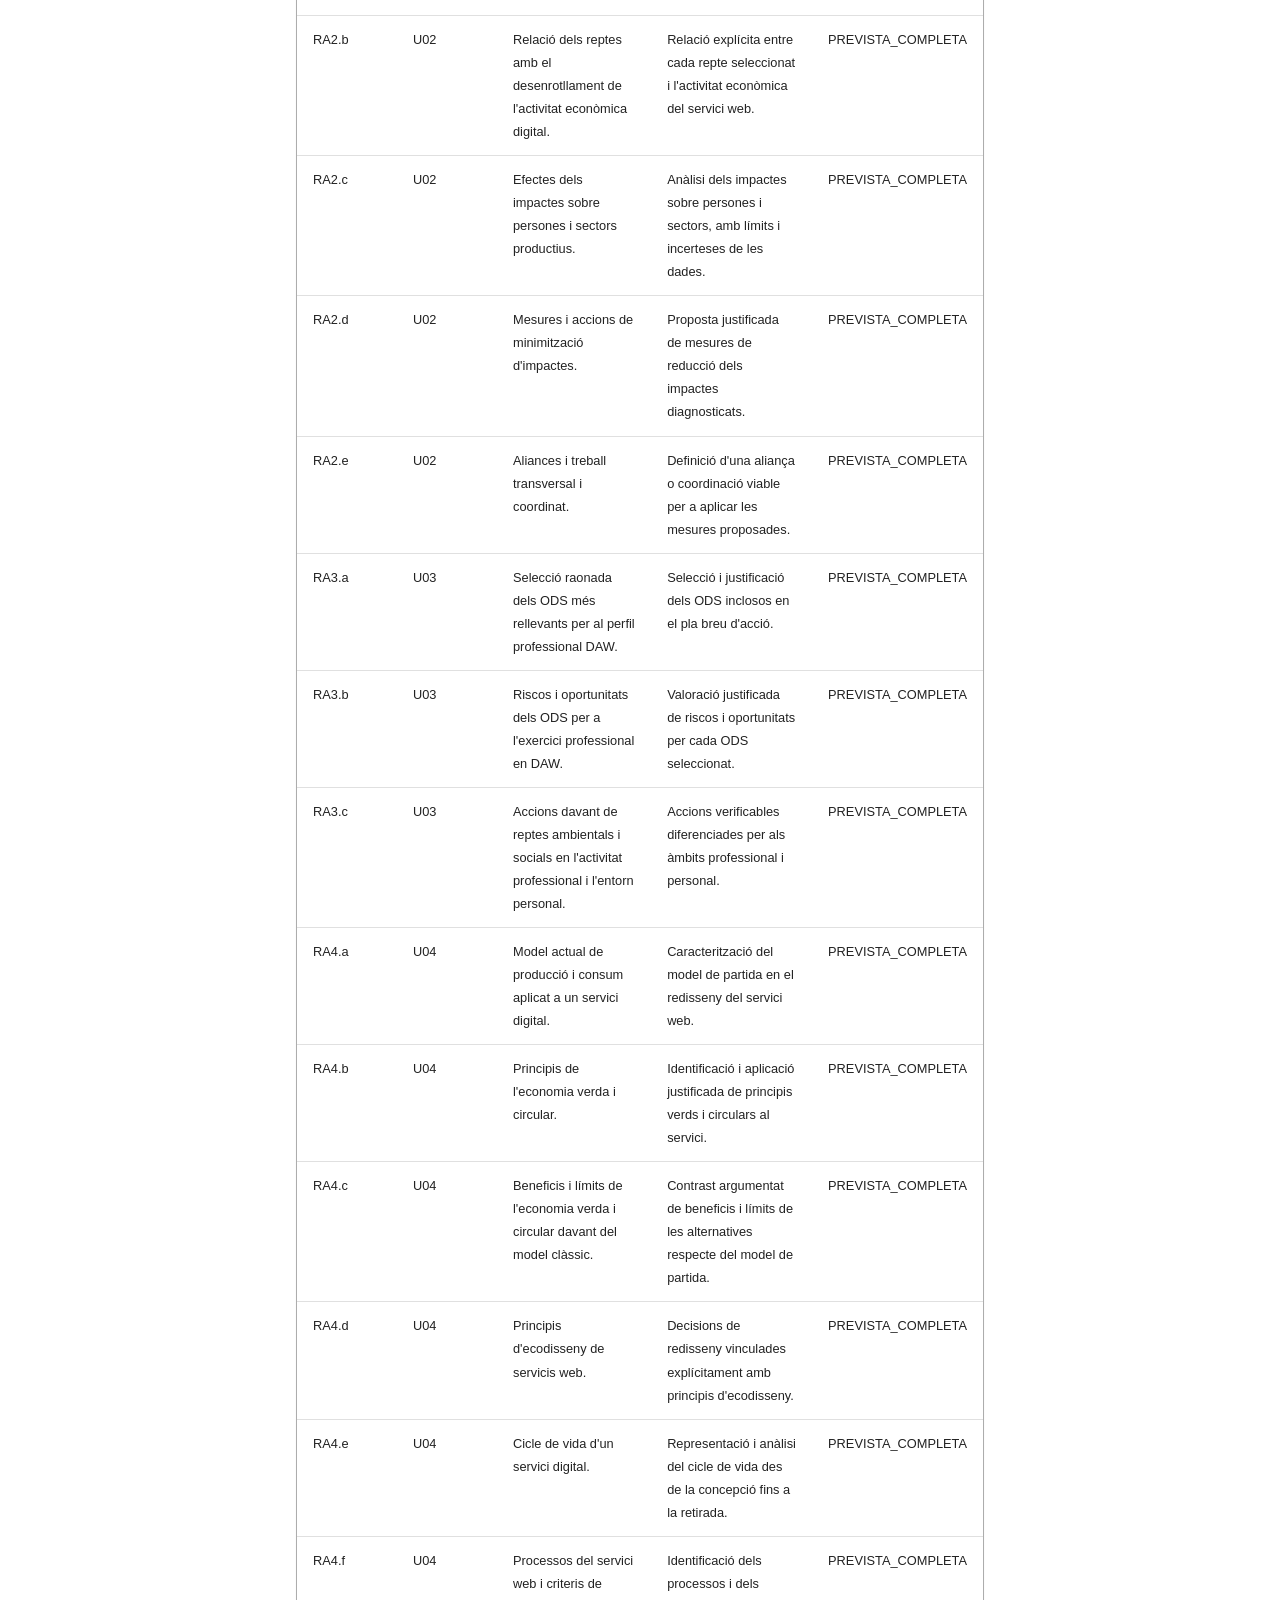
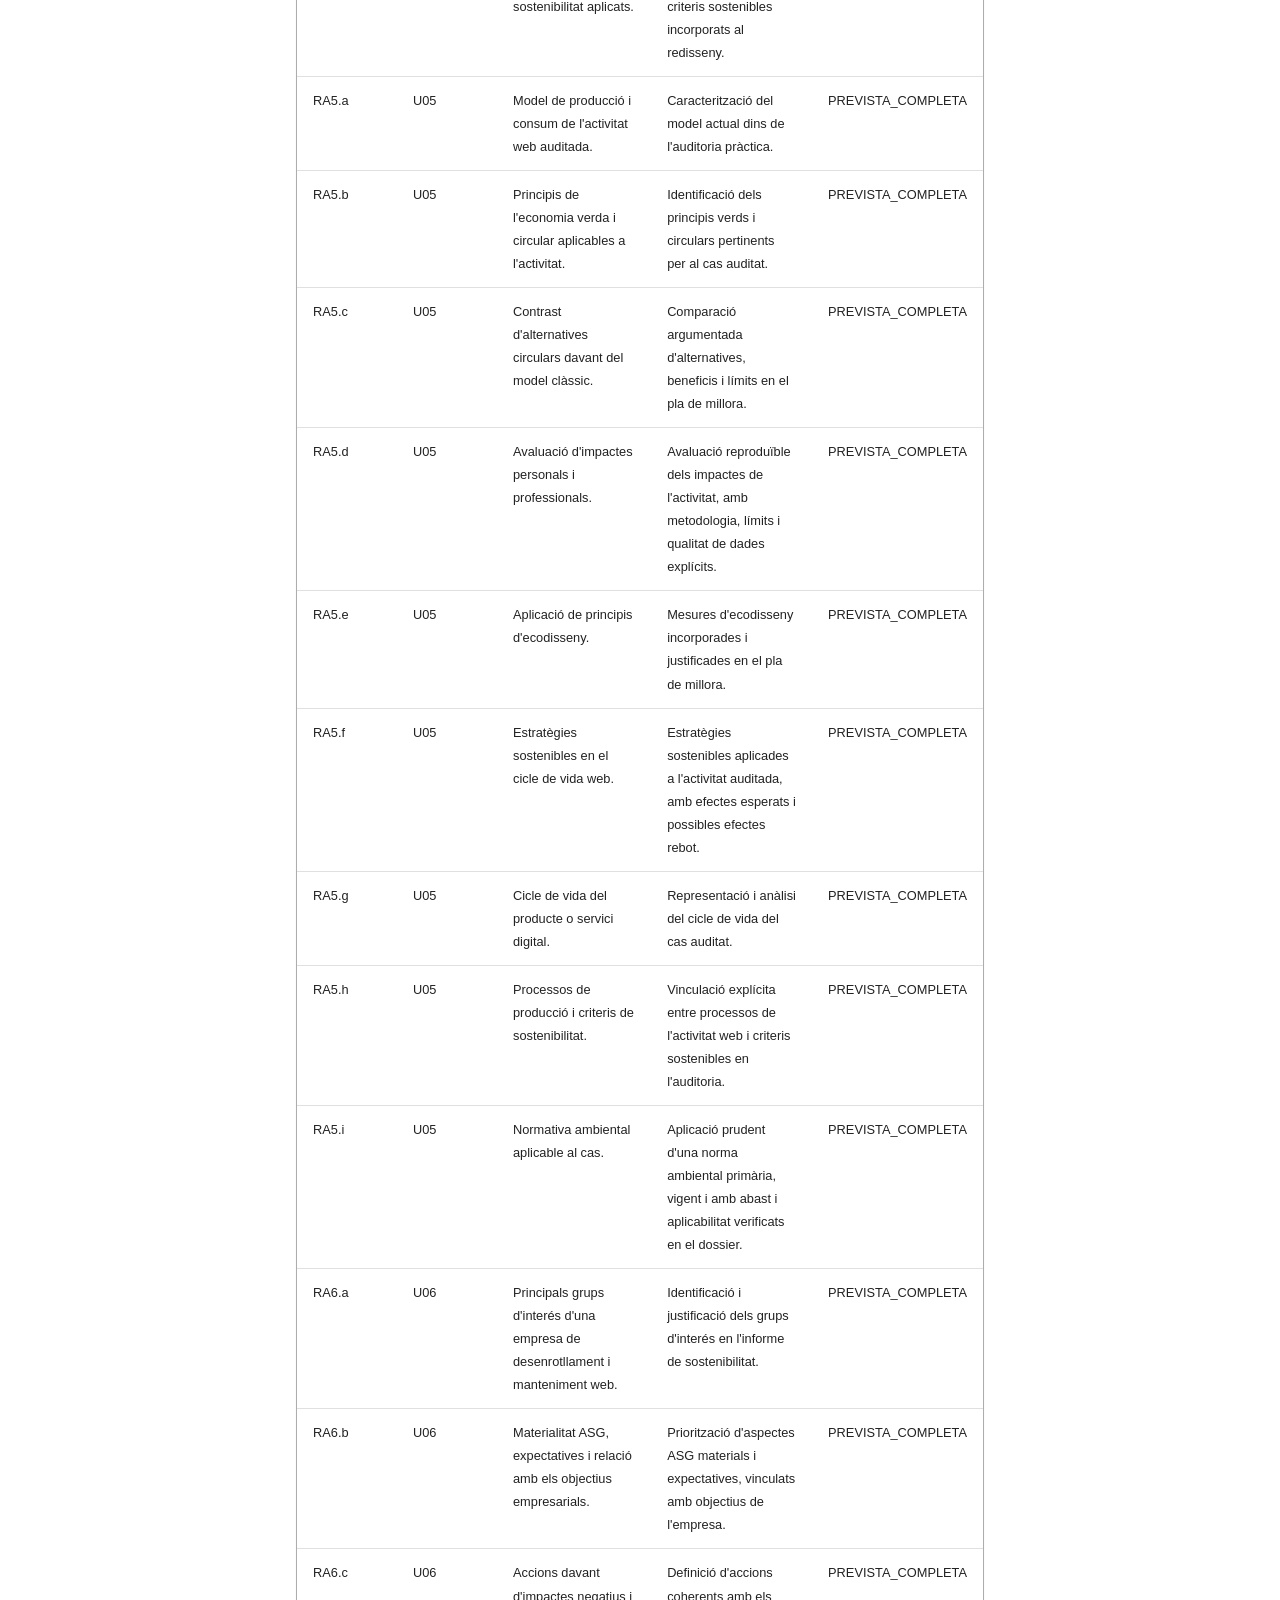
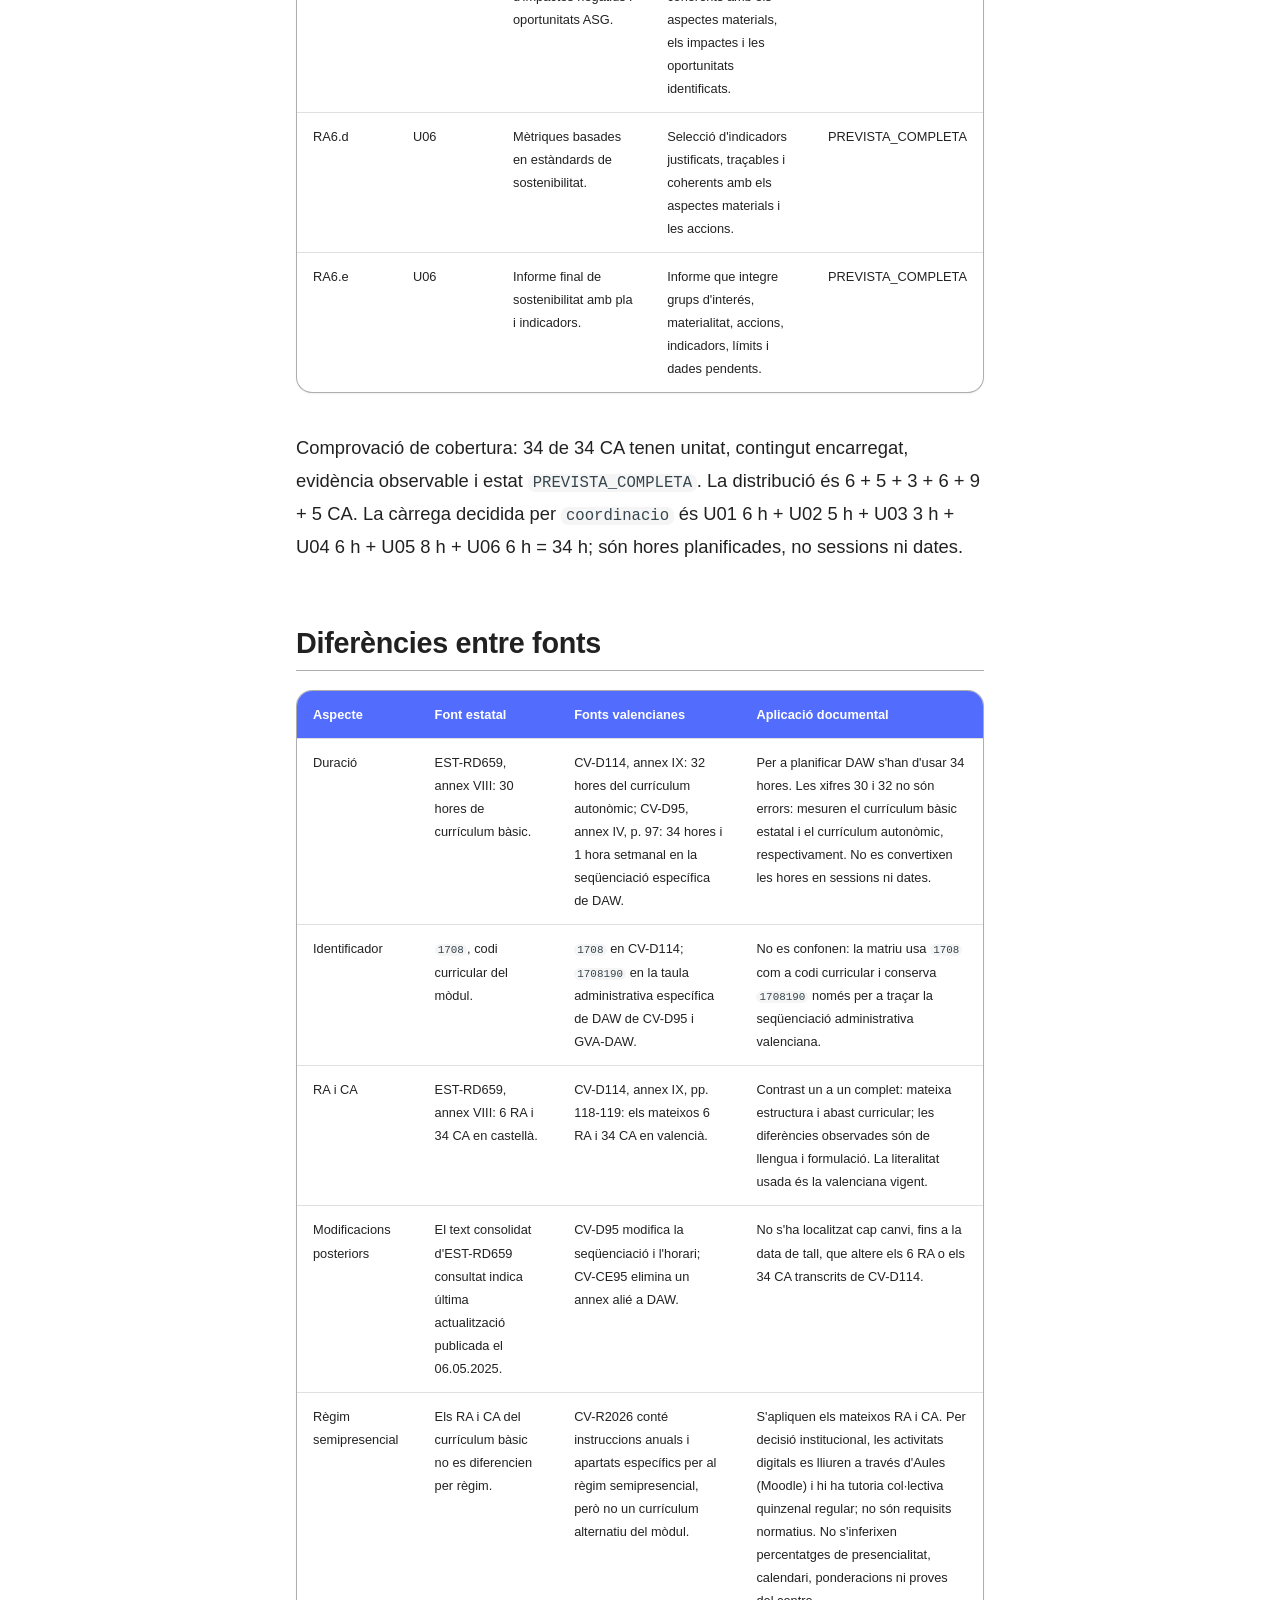
<file: site/curs/matriu-curricular/index.html>
<!doctype html>
<html lang="ca" class="no-js">
  <head>
    
      <meta charset="utf-8">
      <meta name="viewport" content="width=device-width,initial-scale=1">
      
        <meta name="description" content="Materials publicables del mòdul 1708 per a CFGS DAW">
      
      
        <meta name="author" content="Sostenibilitat DAW">
      
      
        <link rel="canonical" href="https://fermasdo.github.io/Apunts_Sostenibilitat/curs/matriu-curricular/">
      
      
        <link rel="prev" href="../pla-curs/">
      
      
        <link rel="next" href="../estat-publicacio/">
      
      
      <link rel="icon" href="../../assets/images/favicon.png">
      <meta name="generator" content="mkdocs-1.6.1, mkdocs-material-9.6.23">
    
    
      
        <title>Matriu curricular - Sostenibilitat aplicada al sistema productiu</title>
      
    
    
      <link rel="stylesheet" href="../../assets/stylesheets/main.84d31ad4.min.css">
      
      


    
    
      
    
    
      
    
    
      <link rel="stylesheet" href="../../assets/estils-publicacio.css">
    
    <script>__md_scope=new URL("../..",location),__md_hash=e=>[...e].reduce(((e,_)=>(e<<5)-e+_.charCodeAt(0)),0),__md_get=(e,_=localStorage,t=__md_scope)=>JSON.parse(_.getItem(t.pathname+"."+e)),__md_set=(e,_,t=localStorage,a=__md_scope)=>{try{t.setItem(a.pathname+"."+e,JSON.stringify(_))}catch(e){}}</script>
    
      

    
    
    
  </head>
  
  
    <body dir="ltr">
  
    
    <input class="md-toggle" data-md-toggle="drawer" type="checkbox" id="__drawer" autocomplete="off">
    <input class="md-toggle" data-md-toggle="search" type="checkbox" id="__search" autocomplete="off">
    <label class="md-overlay" for="__drawer"></label>
    <div data-md-component="skip">
      
        
        <a href="#fonts-prescriptives" class="md-skip">
          Salta el contingut
        </a>
      
    </div>
    <div data-md-component="announce">
      
    </div>
    
    
      

  

<header class="md-header md-header--shadow" data-md-component="header">
  <nav class="md-header__inner md-grid" aria-label="Capçalera">
    <a href="../.." title="Sostenibilitat aplicada al sistema productiu" class="md-header__button md-logo" aria-label="Sostenibilitat aplicada al sistema productiu" data-md-component="logo">
      
  
  <svg xmlns="http://www.w3.org/2000/svg" viewBox="0 0 24 24"><path d="M12 8a3 3 0 0 0 3-3 3 3 0 0 0-3-3 3 3 0 0 0-3 3 3 3 0 0 0 3 3m0 3.54C9.64 9.35 6.5 8 3 8v11c3.5 0 6.64 1.35 9 3.54 2.36-2.19 5.5-3.54 9-3.54V8c-3.5 0-6.64 1.35-9 3.54"/></svg>

    </a>
    <label class="md-header__button md-icon" for="__drawer">
      
      <svg xmlns="http://www.w3.org/2000/svg" viewBox="0 0 24 24"><path d="M3 6h18v2H3zm0 5h18v2H3zm0 5h18v2H3z"/></svg>
    </label>
    <div class="md-header__title" data-md-component="header-title">
      <div class="md-header__ellipsis">
        <div class="md-header__topic">
          <span class="md-ellipsis">
            Sostenibilitat aplicada al sistema productiu
          </span>
        </div>
        <div class="md-header__topic" data-md-component="header-topic">
          <span class="md-ellipsis">
            
              Matriu curricular
            
          </span>
        </div>
      </div>
    </div>
    
    
      <script>var palette=__md_get("__palette");if(palette&&palette.color){if("(prefers-color-scheme)"===palette.color.media){var media=matchMedia("(prefers-color-scheme: light)"),input=document.querySelector(media.matches?"[data-md-color-media='(prefers-color-scheme: light)']":"[data-md-color-media='(prefers-color-scheme: dark)']");palette.color.media=input.getAttribute("data-md-color-media"),palette.color.scheme=input.getAttribute("data-md-color-scheme"),palette.color.primary=input.getAttribute("data-md-color-primary"),palette.color.accent=input.getAttribute("data-md-color-accent")}for(var[key,value]of Object.entries(palette.color))document.body.setAttribute("data-md-color-"+key,value)}</script>
    
    
    
      
      
        <label class="md-header__button md-icon" for="__search">
          
          <svg xmlns="http://www.w3.org/2000/svg" viewBox="0 0 24 24"><path d="M9.5 3A6.5 6.5 0 0 1 16 9.5c0 1.61-.59 3.09-1.56 4.23l.27.27h.79l5 5-1.5 1.5-5-5v-.79l-.27-.27A6.52 6.52 0 0 1 9.5 16 6.5 6.5 0 0 1 3 9.5 6.5 6.5 0 0 1 9.5 3m0 2C7 5 5 7 5 9.5S7 14 9.5 14 14 12 14 9.5 12 5 9.5 5"/></svg>
        </label>
        <div class="md-search" data-md-component="search" role="dialog">
  <label class="md-search__overlay" for="__search"></label>
  <div class="md-search__inner" role="search">
    <form class="md-search__form" name="search">
      <input type="text" class="md-search__input" name="query" aria-label="Cerca" placeholder="Cerca" autocapitalize="off" autocorrect="off" autocomplete="off" spellcheck="false" data-md-component="search-query" required>
      <label class="md-search__icon md-icon" for="__search">
        
        <svg xmlns="http://www.w3.org/2000/svg" viewBox="0 0 24 24"><path d="M9.5 3A6.5 6.5 0 0 1 16 9.5c0 1.61-.59 3.09-1.56 4.23l.27.27h.79l5 5-1.5 1.5-5-5v-.79l-.27-.27A6.52 6.52 0 0 1 9.5 16 6.5 6.5 0 0 1 3 9.5 6.5 6.5 0 0 1 9.5 3m0 2C7 5 5 7 5 9.5S7 14 9.5 14 14 12 14 9.5 12 5 9.5 5"/></svg>
        
        <svg xmlns="http://www.w3.org/2000/svg" viewBox="0 0 24 24"><path d="M20 11v2H8l5.5 5.5-1.42 1.42L4.16 12l7.92-7.92L13.5 5.5 8 11z"/></svg>
      </label>
      <nav class="md-search__options" aria-label="Cerca">
        
        <button type="reset" class="md-search__icon md-icon" title="Neteja" aria-label="Neteja" tabindex="-1">
          
          <svg xmlns="http://www.w3.org/2000/svg" viewBox="0 0 24 24"><path d="M19 6.41 17.59 5 12 10.59 6.41 5 5 6.41 10.59 12 5 17.59 6.41 19 12 13.41 17.59 19 19 17.59 13.41 12z"/></svg>
        </button>
      </nav>
      
    </form>
    <div class="md-search__output">
      <div class="md-search__scrollwrap" tabindex="0" data-md-scrollfix>
        <div class="md-search-result" data-md-component="search-result">
          <div class="md-search-result__meta">
            Inicialitzant cerca
          </div>
          <ol class="md-search-result__list" role="presentation"></ol>
        </div>
      </div>
    </div>
  </div>
</div>
      
    
    
  </nav>
  
</header>
    
    <div class="md-container" data-md-component="container">
      
      
        
          
        
      
      <main class="md-main" data-md-component="main">
        <div class="md-main__inner md-grid">
          
            
              
              <div class="md-sidebar md-sidebar--primary" data-md-component="sidebar" data-md-type="navigation" >
                <div class="md-sidebar__scrollwrap">
                  <div class="md-sidebar__inner">
                    



<nav class="md-nav md-nav--primary" aria-label="Navegació" data-md-level="0">
  <label class="md-nav__title" for="__drawer">
    <a href="../.." title="Sostenibilitat aplicada al sistema productiu" class="md-nav__button md-logo" aria-label="Sostenibilitat aplicada al sistema productiu" data-md-component="logo">
      
  
  <svg xmlns="http://www.w3.org/2000/svg" viewBox="0 0 24 24"><path d="M12 8a3 3 0 0 0 3-3 3 3 0 0 0-3-3 3 3 0 0 0-3 3 3 3 0 0 0 3 3m0 3.54C9.64 9.35 6.5 8 3 8v11c3.5 0 6.64 1.35 9 3.54 2.36-2.19 5.5-3.54 9-3.54V8c-3.5 0-6.64 1.35-9 3.54"/></svg>

    </a>
    Sostenibilitat aplicada al sistema productiu
  </label>
  
  <ul class="md-nav__list" data-md-scrollfix>
    
      
      
  
  
  
  
    <li class="md-nav__item">
      <a href="../.." class="md-nav__link">
        
  
  
  <span class="md-ellipsis">
    Portada
    
  </span>
  

      </a>
    </li>
  

    
      
      
  
  
  
  
    <li class="md-nav__item">
      <a href="../../guia-modul/" class="md-nav__link">
        
  
  
  <span class="md-ellipsis">
    Guia del mòdul
    
  </span>
  

      </a>
    </li>
  

    
      
      
  
  
  
  
    
    
    
    
      
        
        
      
    
    
    <li class="md-nav__item md-nav__item--section md-nav__item--nested">
      
        
        
        <input class="md-nav__toggle md-toggle " type="checkbox" id="__nav_3" >
        
          
          <label class="md-nav__link" for="__nav_3" id="__nav_3_label" tabindex="">
            
  
  
  <span class="md-ellipsis">
    Unitats
    
  </span>
  

            <span class="md-nav__icon md-icon"></span>
          </label>
        
        <nav class="md-nav" data-md-level="1" aria-labelledby="__nav_3_label" aria-expanded="false">
          <label class="md-nav__title" for="__nav_3">
            <span class="md-nav__icon md-icon"></span>
            Unitats
          </label>
          <ul class="md-nav__list" data-md-scrollfix>
            
              
                
  
  
  
  
    <li class="md-nav__item">
      <a href="../../unitats/u01/" class="md-nav__link">
        
  
  
  <span class="md-ellipsis">
    U01 · La sostenibilitat en les organitzacions
    
  </span>
  

      </a>
    </li>
  

              
            
              
                
  
  
  
  
    <li class="md-nav__item">
      <a href="../../unitats/u02/" class="md-nav__link">
        
  
  
  <span class="md-ellipsis">
    U02 · Reptes ambientals i socials
    
  </span>
  

      </a>
    </li>
  

              
            
              
                
  
  
  
  
    <li class="md-nav__item">
      <a href="../../unitats/u03/" class="md-nav__link">
        
  
  
  <span class="md-ellipsis">
    U03 · Els ODS en l'acompliment professional i personal
    
  </span>
  

      </a>
    </li>
  

              
            
              
                
  
  
  
  
    <li class="md-nav__item">
      <a href="../../unitats/u04/" class="md-nav__link">
        
  
  
  <span class="md-ellipsis">
    U04 · Economia verda i circular
    
  </span>
  

      </a>
    </li>
  

              
            
              
                
  
  
  
  
    <li class="md-nav__item">
      <a href="../../unitats/u05/" class="md-nav__link">
        
  
  
  <span class="md-ellipsis">
    U05 · Activitats sostenibles i medi ambient
    
  </span>
  

      </a>
    </li>
  

              
            
              
                
  
  
  
  
    <li class="md-nav__item">
      <a href="../../unitats/u06/" class="md-nav__link">
        
  
  
  <span class="md-ellipsis">
    U06 · El pla de sostenibilitat
    
  </span>
  

      </a>
    </li>
  

              
            
          </ul>
        </nav>
      
    </li>
  

    
      
      
  
  
    
  
  
  
    
    
    
    
      
        
        
      
    
    
    <li class="md-nav__item md-nav__item--active md-nav__item--section md-nav__item--nested">
      
        
        
        <input class="md-nav__toggle md-toggle " type="checkbox" id="__nav_4" checked>
        
          
          <label class="md-nav__link" for="__nav_4" id="__nav_4_label" tabindex="">
            
  
  
  <span class="md-ellipsis">
    Informació del curs
    
  </span>
  

            <span class="md-nav__icon md-icon"></span>
          </label>
        
        <nav class="md-nav" data-md-level="1" aria-labelledby="__nav_4_label" aria-expanded="true">
          <label class="md-nav__title" for="__nav_4">
            <span class="md-nav__icon md-icon"></span>
            Informació del curs
          </label>
          <ul class="md-nav__list" data-md-scrollfix>
            
              
                
  
  
  
  
    <li class="md-nav__item">
      <a href="../itinerari/" class="md-nav__link">
        
  
  
  <span class="md-ellipsis">
    Itinerari i càrrega orientativa
    
  </span>
  

      </a>
    </li>
  

              
            
              
                
  
  
  
  
    <li class="md-nav__item">
      <a href="../pla-curs/" class="md-nav__link">
        
  
  
  <span class="md-ellipsis">
    Pla i planificació del curs
    
  </span>
  

      </a>
    </li>
  

              
            
              
                
  
  
    
  
  
  
    <li class="md-nav__item md-nav__item--active">
      
      <input class="md-nav__toggle md-toggle" type="checkbox" id="__toc">
      
      
      
        <label class="md-nav__link md-nav__link--active" for="__toc">
          
  
  
  <span class="md-ellipsis">
    Matriu curricular
    
  </span>
  

          <span class="md-nav__icon md-icon"></span>
        </label>
      
      <a href="./" class="md-nav__link md-nav__link--active">
        
  
  
  <span class="md-ellipsis">
    Matriu curricular
    
  </span>
  

      </a>
      
        

<nav class="md-nav md-nav--secondary" aria-label="Taula de continguts">
  
  
  
  
    <label class="md-nav__title" for="__toc">
      <span class="md-nav__icon md-icon"></span>
      Taula de continguts
    </label>
    <ul class="md-nav__list" data-md-component="toc" data-md-scrollfix>
      
        <li class="md-nav__item">
  <a href="#fonts-prescriptives" class="md-nav__link">
    <span class="md-ellipsis">
      Fonts prescriptives
    </span>
  </a>
  
</li>
      
        <li class="md-nav__item">
  <a href="#instruccions-anuals" class="md-nav__link">
    <span class="md-ellipsis">
      Instruccions anuals
    </span>
  </a>
  
</li>
      
        <li class="md-nav__item">
  <a href="#font-oficial-de-contrast-administratiu" class="md-nav__link">
    <span class="md-ellipsis">
      Font oficial de contrast administratiu
    </span>
  </a>
  
</li>
      
        <li class="md-nav__item">
  <a href="#resultats-i-criteris" class="md-nav__link">
    <span class="md-ellipsis">
      Resultats i criteris
    </span>
  </a>
  
</li>
      
        <li class="md-nav__item">
  <a href="#cobertura-prevista" class="md-nav__link">
    <span class="md-ellipsis">
      Cobertura prevista
    </span>
  </a>
  
    <nav class="md-nav" aria-label="Cobertura prevista">
      <ul class="md-nav__list">
        
          <li class="md-nav__item">
  <a href="#tracabilitat-de-les-decisions-de-coordinacio" class="md-nav__link">
    <span class="md-ellipsis">
      Traçabilitat de les decisions de coordinació
    </span>
  </a>
  
</li>
        
      </ul>
    </nav>
  
</li>
      
        <li class="md-nav__item">
  <a href="#diferencies-entre-fonts" class="md-nav__link">
    <span class="md-ellipsis">
      Diferències entre fonts
    </span>
  </a>
  
</li>
      
        <li class="md-nav__item">
  <a href="#buits-i-decisions-pendents" class="md-nav__link">
    <span class="md-ellipsis">
      Buits i decisions pendents
    </span>
  </a>
  
</li>
      
        <li class="md-nav__item">
  <a href="#dictamen-documental" class="md-nav__link">
    <span class="md-ellipsis">
      Dictamen documental
    </span>
  </a>
  
</li>
      
    </ul>
  
</nav>
      
    </li>
  

              
            
              
                
  
  
  
  
    <li class="md-nav__item">
      <a href="../estat-publicacio/" class="md-nav__link">
        
  
  
  <span class="md-ellipsis">
    Estat de publicació
    
  </span>
  

      </a>
    </li>
  

              
            
          </ul>
        </nav>
      
    </li>
  

    
  </ul>
</nav>
                  </div>
                </div>
              </div>
            
            
              
              <div class="md-sidebar md-sidebar--secondary" data-md-component="sidebar" data-md-type="toc" >
                <div class="md-sidebar__scrollwrap">
                  <div class="md-sidebar__inner">
                    

<nav class="md-nav md-nav--secondary" aria-label="Taula de continguts">
  
  
  
  
    <label class="md-nav__title" for="__toc">
      <span class="md-nav__icon md-icon"></span>
      Taula de continguts
    </label>
    <ul class="md-nav__list" data-md-component="toc" data-md-scrollfix>
      
        <li class="md-nav__item">
  <a href="#fonts-prescriptives" class="md-nav__link">
    <span class="md-ellipsis">
      Fonts prescriptives
    </span>
  </a>
  
</li>
      
        <li class="md-nav__item">
  <a href="#instruccions-anuals" class="md-nav__link">
    <span class="md-ellipsis">
      Instruccions anuals
    </span>
  </a>
  
</li>
      
        <li class="md-nav__item">
  <a href="#font-oficial-de-contrast-administratiu" class="md-nav__link">
    <span class="md-ellipsis">
      Font oficial de contrast administratiu
    </span>
  </a>
  
</li>
      
        <li class="md-nav__item">
  <a href="#resultats-i-criteris" class="md-nav__link">
    <span class="md-ellipsis">
      Resultats i criteris
    </span>
  </a>
  
</li>
      
        <li class="md-nav__item">
  <a href="#cobertura-prevista" class="md-nav__link">
    <span class="md-ellipsis">
      Cobertura prevista
    </span>
  </a>
  
    <nav class="md-nav" aria-label="Cobertura prevista">
      <ul class="md-nav__list">
        
          <li class="md-nav__item">
  <a href="#tracabilitat-de-les-decisions-de-coordinacio" class="md-nav__link">
    <span class="md-ellipsis">
      Traçabilitat de les decisions de coordinació
    </span>
  </a>
  
</li>
        
      </ul>
    </nav>
  
</li>
      
        <li class="md-nav__item">
  <a href="#diferencies-entre-fonts" class="md-nav__link">
    <span class="md-ellipsis">
      Diferències entre fonts
    </span>
  </a>
  
</li>
      
        <li class="md-nav__item">
  <a href="#buits-i-decisions-pendents" class="md-nav__link">
    <span class="md-ellipsis">
      Buits i decisions pendents
    </span>
  </a>
  
</li>
      
        <li class="md-nav__item">
  <a href="#dictamen-documental" class="md-nav__link">
    <span class="md-ellipsis">
      Dictamen documental
    </span>
  </a>
  
</li>
      
    </ul>
  
</nav>
                  </div>
                </div>
              </div>
            
          
          
            <div class="md-content" data-md-component="content">
              <article class="md-content__inner md-typeset">
                
                  



<!-- Fitxer generat per scripts/sincronitza_mkdocs.py; no l'edites manualment. -->

<h1 id="matriu-curricular">Matriu curricular<a class="headerlink" href="#matriu-curricular" title="Permanent link">&para;</a></h1>
<p>Àmbit comprovat: segon curs del CFGS Desenvolupament d'Aplicacions Web, règim semipresencial, Comunitat Valenciana, curs 2026-2027. Data de consulta de les fonts: 2026-07-30.</p>
<h2 id="fonts-prescriptives">Fonts prescriptives<a class="headerlink" href="#fonts-prescriptives" title="Permanent link">&para;</a></h2>
<table>
<thead>
<tr>
<th>ID</th>
<th>Tipus</th>
<th>Organisme</th>
<th>Norma, identificador i data</th>
<th>Article, annex o pàgina</th>
<th>URL</th>
<th>Consulta</th>
<th>Afirmació acreditada i vigència comprovada</th>
</tr>
</thead>
<tbody>
<tr>
<td>EST-RD659</td>
<td>Currículum bàsic estatal</td>
<td>Govern d'Espanya; Ministeri d'Educació i Formació Professional</td>
<td>Reial decret 659/2023, de 18 de juliol, pel qual es desplega l'ordenació del Sistema de Formació Professional; BOE-A-2023-16889; BOE 174, 22.07.2023</td>
<td>Article 100 i annex VIII</td>
<td>https://www.boe.es/eli/es/rd/2023/07/18/659/con</td>
<td>2026-07-30</td>
<td>El mòdul té el codi curricular <code>1708</code>; el currículum bàsic fixa 30 hores, 3 ECTS en grau superior, 6 RA i 34 CA. El BOE mostra entrada en vigor el 23.07.2023 i text consolidat amb última actualització publicada el 06.05.2025, inclosa la correcció del BOE de 23.05.2025; no s'hi ha localitzat derogació ni canvi posterior i és aplicable a la data de tall.</td>
</tr>
<tr>
<td>CV-D114</td>
<td>Currículum prescriptiu autonòmic</td>
<td>Consell de la Generalitat Valenciana</td>
<td>Decret 114/2025, de 29 de juliol, del Consell, pel qual s'establixen els currículums dels cicles formatius de grau mitjà i de grau superior de Formació Professional, en aplicació de la Llei orgànica 3/2022; DOGV-V-2025-29742; DOGV 10165, 04.08.2025</td>
<td>Annex IX, pàgines 118-119</td>
<td>https://dogv.gva.es/datos/2025/08/04/pdf/2025_29742_va.pdf</td>
<td>2026-07-30</td>
<td>Font de transcripció literal valenciana: codi <code>1708</code>, 32 hores, 6 RA i 34 CA. La publicació oficial continua accessible i s'ha contrastat amb la modificació posterior CV-D95 i la correcció CV-CE95, que no substituïxen ni alteren estos RA i CA; aplicable el 2026-2027.</td>
</tr>
<tr>
<td>CV-D95</td>
<td>Seqüenciació i horari autonòmics específics de DAW</td>
<td>Consell de la Generalitat Valenciana</td>
<td>Decret 95/2026, de 19 de juny, del Consell, pel qual s'establixen els currículums dels cursos d'especialització de Formació Professional per a la Comunitat Valenciana, en aplicació de la Llei orgànica 3/2022; DOGV-V-2026-21170; DOGV 10391, 25.06.2026</td>
<td>Disposició final primera; annex IV, pàgina 97</td>
<td>https://dogv.gva.es/datos/2026/06/25/pdf/2026_21170_va.pdf</td>
<td>2026-07-30</td>
<td>En la taula de la família Informàtica i Comunicacions, cicle Desenvolupament d'Aplicacions Web, situa <code>1708190 - Sostenibilitat Aplicada al Sistema Productiu</code> en segon curs amb 1 hora setmanal i 34 hores totals. La publicació oficial i la correcció CV-CE95 s'han revisat de nou; aplicable per a planificar DAW el 2026-2027.</td>
</tr>
<tr>
<td>CV-CE95</td>
<td>Correcció oficial</td>
<td>Vicepresidència Segona i Conselleria de Presidència</td>
<td>Correcció d'errades del Decret 95/2026, de 19 de juny, del Consell; DOGV-V-2026-22324; DOGV 10393, 29.06.2026</td>
<td>Pàgina única</td>
<td>https://dogv.gva.es/datos/2026/06/29/pdf/2026_22324_va.pdf</td>
<td>2026-07-30</td>
<td>Elimina un annex únic alié, relatiu al Decret 106/2022 d'Educació Primària. No altera l'annex IV, la taula de DAW, el codi <code>1708190</code>, el segon curs, l'hora setmanal ni les 34 hores.</td>
</tr>
</tbody>
</table>
<h2 id="instruccions-anuals">Instruccions anuals<a class="headerlink" href="#instruccions-anuals" title="Permanent link">&para;</a></h2>
<table>
<thead>
<tr>
<th>ID</th>
<th>Organisme</th>
<th>Document, identificador i data</th>
<th>Apartat o pàgina</th>
<th>URL</th>
<th>Consulta</th>
<th>Afirmació acreditada</th>
</tr>
</thead>
<tbody>
<tr>
<td>CV-R2026</td>
<td>Secretaria Autonòmica d'Educació</td>
<td>Resolució de 16 de juliol de 2026 per la qual es dicten instruccions sobre ordenació acadèmica i d'organització dels centres que impartisquen els graus D i E de Formació Professional durant el curs 2026-2027 a la Comunitat Valenciana; DOGV-V-2026-24495; DOGV 10408, 20.07.2026</td>
<td>Títol, pàgina 1; àmbit d'aplicació, apartat 1, pàgina 7; índex, apartats 3.4 i 19.4, pàgines 4-6</td>
<td>https://dogv.gva.es/datos/2026/07/20/pdf/2026_24495_va.pdf</td>
<td>2026-07-30</td>
<td>Instruccions anuals del curs 2026-2027 aplicables als centres sostinguts amb fons públics que impartixen graus D i E; inclouen apartats específics sobre règim semipresencial i aules virtuals. No modifiquen els RA ni els CA del mòdul. No s'ha deduït que el centre concret siga sostingut amb fons públics.</td>
</tr>
</tbody>
</table>
<h2 id="font-oficial-de-contrast-administratiu">Font oficial de contrast administratiu<a class="headerlink" href="#font-oficial-de-contrast-administratiu" title="Permanent link">&para;</a></h2>
<table>
<thead>
<tr>
<th>ID</th>
<th>Organisme</th>
<th>Recurs</th>
<th>Localització</th>
<th>URL</th>
<th>Consulta</th>
<th>Afirmació acreditada</th>
</tr>
</thead>
<tbody>
<tr>
<td>GVA-DAW</td>
<td>Generalitat Valenciana; Formació Professional</td>
<td>Dossier del cicle formatiu «Desenrotllament d'Aplicacions Web»</td>
<td>Taula «Mòduls professionals», segon curs</td>
<td>https://ceice.gva.es/va/web/formacion-profesional/publicador-de-cicles/-/asset_publisher/M0SqOt5YOf05/content/ciclo-formativo-desarrollo-de-aplicaciones-web</td>
<td>2026-07-30</td>
<td>Contrasta administrativament la fila <code>1708190</code>, segon curs, 34 hores i 1 hora setmanal. És un recurs institucional de contrast, no substituïx CV-D95.</td>
</tr>
</tbody>
</table>
<h2 id="resultats-i-criteris">Resultats i criteris<a class="headerlink" href="#resultats-i-criteris" title="Permanent link">&para;</a></h2>
<p>La literalitat es transcriu de CV-D114. Identificadors com <code>RA1.a</code> són etiquetes de traçabilitat d'esta matriu, no codis afegits per la norma.</p>
<table>
<thead>
<tr>
<th>RA</th>
<th>Text literal verificat</th>
<th>CA</th>
<th>Text literal verificat</th>
<th>Font i localització</th>
</tr>
</thead>
<tbody>
<tr>
<td>RA1</td>
<td>Identifica els aspectes ambientals, socials i de governança (ASG) relatius a la sostenibilitat tenint en compte el concepte de desenrotllament sostenible i els marcs internacionals que contribuïxen a aconseguir-los.</td>
<td>RA1.a</td>
<td>S’ha descrit el concepte de sostenibilitat i s’han establit els marcs internacionals associats al desenrotllament sostenible.</td>
<td>CV-D114, annex IX, p. 118</td>
</tr>
<tr>
<td>RA1</td>
<td>—</td>
<td>RA1.b</td>
<td>S’han identificat els assumptes ambientals, socials i de governança que influïxen en el desenrotllament sostenible de les organitzacions empresarials.</td>
<td>CV-D114, annex IX, p. 118</td>
</tr>
<tr>
<td>RA1</td>
<td>—</td>
<td>RA1.c</td>
<td>S’han relacionat els Objectius de Desenrotllament Sostenible (ODS) amb la seua importància per a la consecució de l’Agenda 2030.</td>
<td>CV-D114, annex IX, p. 118</td>
</tr>
<tr>
<td>RA1</td>
<td>—</td>
<td>RA1.d</td>
<td>S’ha analitzat la importància d’identificar els aspectes ASG més rellevants per als grups d’interés de les organitzacions i s’han relacionat amb els riscos i les oportunitats que suposen per a l’organització mateixa.</td>
<td>CV-D114, annex IX, p. 118</td>
</tr>
<tr>
<td>RA1</td>
<td>—</td>
<td>RA1.e</td>
<td>S’han identificat els principals estàndards de mètriques per a l’avaluació de l’acompliment en sostenibilitat i el seu paper en la rendició de comptes que marca la legislació vigent i les futures regulacions en desenrotllament.</td>
<td>CV-D114, annex IX, p. 118</td>
</tr>
<tr>
<td>RA1</td>
<td>—</td>
<td>RA1.f</td>
<td>S’ha descrit la inversió socialment responsable i el paper de les i els analistes, inversors, agències i índexs de sostenibilitat en el foment de la sostenibilitat.</td>
<td>CV-D114, annex IX, p. 118</td>
</tr>
<tr>
<td>RA2</td>
<td>Caracteritza els reptes ambientals i socials als quals s’enfronta la societat, descriu els impactes sobre les persones i els sectors productius i proposa accions per a minimitzar-los.</td>
<td>RA2.a</td>
<td>S’han identificat els principals reptes ambientals i socials.</td>
<td>CV-D114, annex IX, p. 118</td>
</tr>
<tr>
<td>RA2</td>
<td>—</td>
<td>RA2.b</td>
<td>S’han relacionat els reptes ambientals i socials amb el desenrotllament de l’activitat econòmica.</td>
<td>CV-D114, annex IX, p. 118</td>
</tr>
<tr>
<td>RA2</td>
<td>—</td>
<td>RA2.c</td>
<td>S’ha analitzat l’efecte dels impactes ambientals i socials sobre les persones i els sectors productius.</td>
<td>CV-D114, annex IX, p. 118</td>
</tr>
<tr>
<td>RA2</td>
<td>—</td>
<td>RA2.d</td>
<td>S’han identificat les mesures i les accions encaminades a minimitzar els impactes ambientals i socials.</td>
<td>CV-D114, annex IX, p. 118</td>
</tr>
<tr>
<td>RA2</td>
<td>—</td>
<td>RA2.e</td>
<td>S’ha analitzat la importància d’establir aliances i treballar de manera transversal i coordinada per a abordar amb èxit els reptes ambientals i socials.</td>
<td>CV-D114, annex IX, p. 118</td>
</tr>
<tr>
<td>RA3</td>
<td>Establix l’aplicació de criteris de sostenibilitat en l’acompliment professional i personal i n’identifica els elements necessaris.</td>
<td>RA3.a</td>
<td>S’han identificat els ODS més rellevants per a l’activitat professional que du a terme.</td>
<td>CV-D114, annex IX, p. 118</td>
</tr>
<tr>
<td>RA3</td>
<td>—</td>
<td>RA3.b</td>
<td>S’han analitzat els riscos i les oportunitats que representen els ODS.</td>
<td>CV-D114, annex IX, p. 118</td>
</tr>
<tr>
<td>RA3</td>
<td>—</td>
<td>RA3.c</td>
<td>S’han identificat les accions necessàries per a atendre alguns dels reptes ambientals i socials des de l’activitat professional i l’entorn personal.</td>
<td>CV-D114, annex IX, p. 118</td>
</tr>
<tr>
<td>RA4</td>
<td>Proposa productes i servicis responsables tenint en compte els principis de l’economia circular.</td>
<td>RA4.a</td>
<td>S’ha caracteritzat el model de producció i consum actual.</td>
<td>CV-D114, annex IX, p. 118</td>
</tr>
<tr>
<td>RA4</td>
<td>—</td>
<td>RA4.b</td>
<td>S’han identificat els principis de l’economia verda i circular.</td>
<td>CV-D114, annex IX, p. 118</td>
</tr>
<tr>
<td>RA4</td>
<td>—</td>
<td>RA4.c</td>
<td>S’han contrastat els beneficis de l’economia verda i circular davant del model clàssic de producció.</td>
<td>CV-D114, annex IX, p. 118</td>
</tr>
<tr>
<td>RA4</td>
<td>—</td>
<td>RA4.d</td>
<td>S’han aplicat principis d’ecodisseny.</td>
<td>CV-D114, annex IX, p. 118</td>
</tr>
<tr>
<td>RA4</td>
<td>—</td>
<td>RA4.e</td>
<td>S’ha analitzat el cicle de vida del producte.</td>
<td>CV-D114, annex IX, p. 118</td>
</tr>
<tr>
<td>RA4</td>
<td>—</td>
<td>RA4.f</td>
<td>S’han identificat els processos de producció i els criteris de sostenibilitat aplicats.</td>
<td>CV-D114, annex IX, p. 118</td>
</tr>
<tr>
<td>RA5</td>
<td>Du a terme activitats sostenibles i minimitza l’impacte que tenen en el medi ambient.</td>
<td>RA5.a</td>
<td>S’ha caracteritzat el model de producció i consum actual.</td>
<td>CV-D114, annex IX, p. 119</td>
</tr>
<tr>
<td>RA5</td>
<td>—</td>
<td>RA5.b</td>
<td>S’han identificat els principis de l’economia verda i circular.</td>
<td>CV-D114, annex IX, p. 119</td>
</tr>
<tr>
<td>RA5</td>
<td>—</td>
<td>RA5.c</td>
<td>S’han contrastat els beneficis de l’economia verda i circular davant del model clàssic de producció.</td>
<td>CV-D114, annex IX, p. 119</td>
</tr>
<tr>
<td>RA5</td>
<td>—</td>
<td>RA5.d</td>
<td>S’ha avaluat l’impacte de les activitats personals i professionals.</td>
<td>CV-D114, annex IX, p. 119</td>
</tr>
<tr>
<td>RA5</td>
<td>—</td>
<td>RA5.e</td>
<td>S’han aplicat principis d’ecodisseny.</td>
<td>CV-D114, annex IX, p. 119</td>
</tr>
<tr>
<td>RA5</td>
<td>—</td>
<td>RA5.f</td>
<td>S’han aplicat estratègies sostenibles.</td>
<td>CV-D114, annex IX, p. 119</td>
</tr>
<tr>
<td>RA5</td>
<td>—</td>
<td>RA5.g</td>
<td>S’ha analitzat el cicle de vida del producte.</td>
<td>CV-D114, annex IX, p. 119</td>
</tr>
<tr>
<td>RA5</td>
<td>—</td>
<td>RA5.h</td>
<td>S’han identificat els processos de producció i els criteris de sostenibilitat aplicats.</td>
<td>CV-D114, annex IX, p. 119</td>
</tr>
<tr>
<td>RA5</td>
<td>—</td>
<td>RA5.i</td>
<td>S’ha aplicat la normativa ambiental.</td>
<td>CV-D114, annex IX, p. 119</td>
</tr>
<tr>
<td>RA6</td>
<td>Analitza un pla de sostenibilitat d’una empresa del sector, identifica els seus grups d’interés i els aspectes ASG materials, i justifica accions per a gestionar-los i mesurar-los.</td>
<td>RA6.a</td>
<td>S’han identificat els principals grups d’interés de l’empresa.</td>
<td>CV-D114, annex IX, p. 119</td>
</tr>
<tr>
<td>RA6</td>
<td>—</td>
<td>RA6.b</td>
<td>S’han analitzat els aspectes ASG materials, les expectatives dels grups d’interés i la importància dels aspectes ASG en relació amb els objectius empresarials.</td>
<td>CV-D114, annex IX, p. 119</td>
</tr>
<tr>
<td>RA6</td>
<td>—</td>
<td>RA6.c</td>
<td>S’han definit accions encaminades a minimitzar els impactes negatius i aprofitar les oportunitats que plantegen els principals aspectes ASG identificats.</td>
<td>CV-D114, annex IX, p. 119</td>
</tr>
<tr>
<td>RA6</td>
<td>—</td>
<td>RA6.d</td>
<td>S’han determinat les mètriques d’avaluació de l’acompliment de l’empresa d’acord amb els estàndards de sostenibilitat utilitzats més àmpliament.</td>
<td>CV-D114, annex IX, p. 119</td>
</tr>
<tr>
<td>RA6</td>
<td>—</td>
<td>RA6.e</td>
<td>S’ha elaborat un informe de sostenibilitat amb el pla i els indicadors proposats.</td>
<td>CV-D114, annex IX, p. 119</td>
</tr>
</tbody>
</table>
<p>Comprovació de recompte: 6 RA i 34 CA, distribuïts en 6 + 5 + 3 + 6 + 9 + 5.</p>
<h2 id="cobertura-prevista">Cobertura prevista<a class="headerlink" href="#cobertura-prevista" title="Permanent link">&para;</a></h2>
<p>La cobertura següent registra, sense modificar-les, les decisions de <code>coordinacio</code> del pla del curs i dels sis encàrrecs. Estos artefactes interns acrediten únicament la decisió pedagògica de cobertura; no s'usen com a font primària de cap afirmació normativa o tècnica. «Secció o contingut» identifica contingut encarregat, no imposa l'estructura dels futurs apunts. Les evidències són components observables dels productes integrats encarregats.</p>
<h3 id="tracabilitat-de-les-decisions-de-coordinacio">Traçabilitat de les decisions de coordinació<a class="headerlink" href="#tracabilitat-de-les-decisions-de-coordinacio" title="Permanent link">&para;</a></h3>
<table>
<thead>
<tr>
<th>ID</th>
<th>Artefacte intern</th>
<th>Localització de la decisió</th>
<th>Decisió registrada</th>
</tr>
</thead>
<tbody>
<tr>
<td>COORD-PLA</td>
<td><code>materials/curs/pla-curs.md</code></td>
<td>«Decisions pedagògiques», «Seqüència d'unitats» i «Comprovació de càrrega»</td>
<td>Sis unitats, una per RA; assignació dels 34 CA; producte principal per unitat; 34 hores totals com a càrrega planificada, no com a sessions ni dates.</td>
</tr>
<tr>
<td>COORD-U01</td>
<td><code>materials/unitats/U01/encarrec.md</code></td>
<td>Metadades; «Abast &gt; Inclou»; «Evidències d'aprenentatge esperades»</td>
<td>U01, RA1.a–RA1.f, continguts ASG i fitxa de materialitat inicial.</td>
</tr>
<tr>
<td>COORD-U02</td>
<td><code>materials/unitats/U02/encarrec.md</code></td>
<td>Metadades; «Abast &gt; Inclou»; «Evidències d'aprenentatge esperades»</td>
<td>U02, RA2.a–RA2.e, reptes i diagnòstic argumentat d'un servici web.</td>
</tr>
<tr>
<td>COORD-U03</td>
<td><code>materials/unitats/U03/encarrec.md</code></td>
<td>Metadades; «Abast &gt; Inclou»; «Evidències d'aprenentatge esperades»</td>
<td>U03, RA3.a–RA3.c, ODS i pla breu d'acció professional i personal.</td>
</tr>
<tr>
<td>COORD-U04</td>
<td><code>materials/unitats/U04/encarrec.md</code></td>
<td>Metadades; «Abast &gt; Inclou»; «Evidències d'aprenentatge esperades»</td>
<td>U04, RA4.a–RA4.f, circularitat, ecodisseny i redisseny justificat d'un servici web.</td>
</tr>
<tr>
<td>COORD-U05</td>
<td><code>materials/unitats/U05/encarrec.md</code></td>
<td>Metadades; «Abast &gt; Inclou»; «Evidències d'aprenentatge esperades»</td>
<td>U05, RA5.a–RA5.i, pràctiques sostenibles, auditoria i pla de millora.</td>
</tr>
<tr>
<td>COORD-U06</td>
<td><code>materials/unitats/U06/encarrec.md</code></td>
<td>Metadades; «Abast &gt; Inclou»; «Evidències d'aprenentatge esperades»</td>
<td>U06, RA6.a–RA6.e, pla i informe de sostenibilitat d'una empresa web.</td>
</tr>
</tbody>
</table>
<table>
<thead>
<tr>
<th>CA</th>
<th>Unitats</th>
<th>Secció o contingut</th>
<th>Evidència d'aprenentatge</th>
<th>Estat</th>
</tr>
</thead>
<tbody>
<tr>
<td>RA1.a</td>
<td>U01</td>
<td>Concepte de sostenibilitat i marcs internacionals associats.</td>
<td>Apartat de la fitxa que definisca sostenibilitat i identifique els marcs internacionals.</td>
<td>PREVISTA_COMPLETA</td>
</tr>
<tr>
<td>RA1.b</td>
<td>U01</td>
<td>Assumptes ambientals, socials i de governança d'una organització digital.</td>
<td>Classificació argumentada d'assumptes ambientals, socials i de governança en la fitxa.</td>
<td>PREVISTA_COMPLETA</td>
</tr>
<tr>
<td>RA1.c</td>
<td>U01</td>
<td>ODS i relació amb els marcs internacionals i l'Agenda 2030.</td>
<td>Relació justificada entre els ODS seleccionats i la consecució de l'Agenda 2030.</td>
<td>PREVISTA_COMPLETA</td>
</tr>
<tr>
<td>RA1.d</td>
<td>U01</td>
<td>Grups d'interés, materialitat, riscos i oportunitats.</td>
<td>Priorització d'assumptes per a grups d'interés amb riscos i oportunitats associats.</td>
<td>PREVISTA_COMPLETA</td>
</tr>
<tr>
<td>RA1.e</td>
<td>U01</td>
<td>Estàndards de mètriques i rendició de comptes.</td>
<td>Proposta de mètriques justificades i explicació del seu paper en la rendició de comptes.</td>
<td>PREVISTA_COMPLETA</td>
</tr>
<tr>
<td>RA1.f</td>
<td>U01</td>
<td>Inversió socialment responsable i actors relacionats.</td>
<td>Explicació en la fitxa del paper de la inversió responsable, analistes, inversors, agències i índexs.</td>
<td>PREVISTA_COMPLETA</td>
</tr>
<tr>
<td>RA2.a</td>
<td>U02</td>
<td>Principals reptes ambientals i socials vinculats amb l'economia digital.</td>
<td>Identificació argumentada dels reptes en el diagnòstic d'un servici web.</td>
<td>PREVISTA_COMPLETA</td>
</tr>
<tr>
<td>RA2.b</td>
<td>U02</td>
<td>Relació dels reptes amb el desenrotllament de l'activitat econòmica digital.</td>
<td>Relació explícita entre cada repte seleccionat i l'activitat econòmica del servici web.</td>
<td>PREVISTA_COMPLETA</td>
</tr>
<tr>
<td>RA2.c</td>
<td>U02</td>
<td>Efectes dels impactes sobre persones i sectors productius.</td>
<td>Anàlisi dels impactes sobre persones i sectors, amb límits i incerteses de les dades.</td>
<td>PREVISTA_COMPLETA</td>
</tr>
<tr>
<td>RA2.d</td>
<td>U02</td>
<td>Mesures i accions de minimització d'impactes.</td>
<td>Proposta justificada de mesures de reducció dels impactes diagnosticats.</td>
<td>PREVISTA_COMPLETA</td>
</tr>
<tr>
<td>RA2.e</td>
<td>U02</td>
<td>Aliances i treball transversal i coordinat.</td>
<td>Definició d'una aliança o coordinació viable per a aplicar les mesures proposades.</td>
<td>PREVISTA_COMPLETA</td>
</tr>
<tr>
<td>RA3.a</td>
<td>U03</td>
<td>Selecció raonada dels ODS més rellevants per al perfil professional DAW.</td>
<td>Selecció i justificació dels ODS inclosos en el pla breu d'acció.</td>
<td>PREVISTA_COMPLETA</td>
</tr>
<tr>
<td>RA3.b</td>
<td>U03</td>
<td>Riscos i oportunitats dels ODS per a l'exercici professional en DAW.</td>
<td>Valoració justificada de riscos i oportunitats per cada ODS seleccionat.</td>
<td>PREVISTA_COMPLETA</td>
</tr>
<tr>
<td>RA3.c</td>
<td>U03</td>
<td>Accions davant de reptes ambientals i socials en l'activitat professional i l'entorn personal.</td>
<td>Accions verificables diferenciades per als àmbits professional i personal.</td>
<td>PREVISTA_COMPLETA</td>
</tr>
<tr>
<td>RA4.a</td>
<td>U04</td>
<td>Model actual de producció i consum aplicat a un servici digital.</td>
<td>Caracterització del model de partida en el redisseny del servici web.</td>
<td>PREVISTA_COMPLETA</td>
</tr>
<tr>
<td>RA4.b</td>
<td>U04</td>
<td>Principis de l'economia verda i circular.</td>
<td>Identificació i aplicació justificada de principis verds i circulars al servici.</td>
<td>PREVISTA_COMPLETA</td>
</tr>
<tr>
<td>RA4.c</td>
<td>U04</td>
<td>Beneficis i límits de l'economia verda i circular davant del model clàssic.</td>
<td>Contrast argumentat de beneficis i límits de les alternatives respecte del model de partida.</td>
<td>PREVISTA_COMPLETA</td>
</tr>
<tr>
<td>RA4.d</td>
<td>U04</td>
<td>Principis d'ecodisseny de servicis web.</td>
<td>Decisions de redisseny vinculades explícitament amb principis d'ecodisseny.</td>
<td>PREVISTA_COMPLETA</td>
</tr>
<tr>
<td>RA4.e</td>
<td>U04</td>
<td>Cicle de vida d'un servici digital.</td>
<td>Representació i anàlisi del cicle de vida des de la concepció fins a la retirada.</td>
<td>PREVISTA_COMPLETA</td>
</tr>
<tr>
<td>RA4.f</td>
<td>U04</td>
<td>Processos del servici web i criteris de sostenibilitat aplicats.</td>
<td>Identificació dels processos i dels criteris sostenibles incorporats al redisseny.</td>
<td>PREVISTA_COMPLETA</td>
</tr>
<tr>
<td>RA5.a</td>
<td>U05</td>
<td>Model de producció i consum de l'activitat web auditada.</td>
<td>Caracterització del model actual dins de l'auditoria pràctica.</td>
<td>PREVISTA_COMPLETA</td>
</tr>
<tr>
<td>RA5.b</td>
<td>U05</td>
<td>Principis de l'economia verda i circular aplicables a l'activitat.</td>
<td>Identificació dels principis verds i circulars pertinents per al cas auditat.</td>
<td>PREVISTA_COMPLETA</td>
</tr>
<tr>
<td>RA5.c</td>
<td>U05</td>
<td>Contrast d'alternatives circulars davant del model clàssic.</td>
<td>Comparació argumentada d'alternatives, beneficis i límits en el pla de millora.</td>
<td>PREVISTA_COMPLETA</td>
</tr>
<tr>
<td>RA5.d</td>
<td>U05</td>
<td>Avaluació d'impactes personals i professionals.</td>
<td>Avaluació reproduïble dels impactes de l'activitat, amb metodologia, límits i qualitat de dades explícits.</td>
<td>PREVISTA_COMPLETA</td>
</tr>
<tr>
<td>RA5.e</td>
<td>U05</td>
<td>Aplicació de principis d'ecodisseny.</td>
<td>Mesures d'ecodisseny incorporades i justificades en el pla de millora.</td>
<td>PREVISTA_COMPLETA</td>
</tr>
<tr>
<td>RA5.f</td>
<td>U05</td>
<td>Estratègies sostenibles en el cicle de vida web.</td>
<td>Estratègies sostenibles aplicades a l'activitat auditada, amb efectes esperats i possibles efectes rebot.</td>
<td>PREVISTA_COMPLETA</td>
</tr>
<tr>
<td>RA5.g</td>
<td>U05</td>
<td>Cicle de vida del producte o servici digital.</td>
<td>Representació i anàlisi del cicle de vida del cas auditat.</td>
<td>PREVISTA_COMPLETA</td>
</tr>
<tr>
<td>RA5.h</td>
<td>U05</td>
<td>Processos de producció i criteris de sostenibilitat.</td>
<td>Vinculació explícita entre processos de l'activitat web i criteris sostenibles en l'auditoria.</td>
<td>PREVISTA_COMPLETA</td>
</tr>
<tr>
<td>RA5.i</td>
<td>U05</td>
<td>Normativa ambiental aplicable al cas.</td>
<td>Aplicació prudent d'una norma ambiental primària, vigent i amb abast i aplicabilitat verificats en el dossier.</td>
<td>PREVISTA_COMPLETA</td>
</tr>
<tr>
<td>RA6.a</td>
<td>U06</td>
<td>Principals grups d'interés d'una empresa de desenrotllament i manteniment web.</td>
<td>Identificació i justificació dels grups d'interés en l'informe de sostenibilitat.</td>
<td>PREVISTA_COMPLETA</td>
</tr>
<tr>
<td>RA6.b</td>
<td>U06</td>
<td>Materialitat ASG, expectatives i relació amb els objectius empresarials.</td>
<td>Priorització d'aspectes ASG materials i expectatives, vinculats amb objectius de l'empresa.</td>
<td>PREVISTA_COMPLETA</td>
</tr>
<tr>
<td>RA6.c</td>
<td>U06</td>
<td>Accions davant d'impactes negatius i oportunitats ASG.</td>
<td>Definició d'accions coherents amb els aspectes materials, els impactes i les oportunitats identificats.</td>
<td>PREVISTA_COMPLETA</td>
</tr>
<tr>
<td>RA6.d</td>
<td>U06</td>
<td>Mètriques basades en estàndards de sostenibilitat.</td>
<td>Selecció d'indicadors justificats, traçables i coherents amb els aspectes materials i les accions.</td>
<td>PREVISTA_COMPLETA</td>
</tr>
<tr>
<td>RA6.e</td>
<td>U06</td>
<td>Informe final de sostenibilitat amb pla i indicadors.</td>
<td>Informe que integre grups d'interés, materialitat, accions, indicadors, límits i dades pendents.</td>
<td>PREVISTA_COMPLETA</td>
</tr>
</tbody>
</table>
<p>Comprovació de cobertura: 34 de 34 CA tenen unitat, contingut encarregat, evidència observable i estat <code>PREVISTA_COMPLETA</code>. La distribució és 6 + 5 + 3 + 6 + 9 + 5 CA. La càrrega decidida per <code>coordinacio</code> és U01 6 h + U02 5 h + U03 3 h + U04 6 h + U05 8 h + U06 6 h = 34 h; són hores planificades, no sessions ni dates.</p>
<h2 id="diferencies-entre-fonts">Diferències entre fonts<a class="headerlink" href="#diferencies-entre-fonts" title="Permanent link">&para;</a></h2>
<table>
<thead>
<tr>
<th>Aspecte</th>
<th>Font estatal</th>
<th>Fonts valencianes</th>
<th>Aplicació documental</th>
</tr>
</thead>
<tbody>
<tr>
<td>Duració</td>
<td>EST-RD659, annex VIII: 30 hores de currículum bàsic.</td>
<td>CV-D114, annex IX: 32 hores del currículum autonòmic; CV-D95, annex IV, p. 97: 34 hores i 1 hora setmanal en la seqüenciació específica de DAW.</td>
<td>Per a planificar DAW s'han d'usar 34 hores. Les xifres 30 i 32 no són errors: mesuren el currículum bàsic estatal i el currículum autonòmic, respectivament. No es convertixen les hores en sessions ni dates.</td>
</tr>
<tr>
<td>Identificador</td>
<td><code>1708</code>, codi curricular del mòdul.</td>
<td><code>1708</code> en CV-D114; <code>1708190</code> en la taula administrativa específica de DAW de CV-D95 i GVA-DAW.</td>
<td>No es confonen: la matriu usa <code>1708</code> com a codi curricular i conserva <code>1708190</code> només per a traçar la seqüenciació administrativa valenciana.</td>
</tr>
<tr>
<td>RA i CA</td>
<td>EST-RD659, annex VIII: 6 RA i 34 CA en castellà.</td>
<td>CV-D114, annex IX, pp. 118-119: els mateixos 6 RA i 34 CA en valencià.</td>
<td>Contrast un a un complet: mateixa estructura i abast curricular; les diferències observades són de llengua i formulació. La literalitat usada és la valenciana vigent.</td>
</tr>
<tr>
<td>Modificacions posteriors</td>
<td>El text consolidat d'EST-RD659 consultat indica última actualització publicada el 06.05.2025.</td>
<td>CV-D95 modifica la seqüenciació i l'horari; CV-CE95 elimina un annex alié a DAW.</td>
<td>No s'ha localitzat cap canvi, fins a la data de tall, que altere els 6 RA o els 34 CA transcrits de CV-D114.</td>
</tr>
<tr>
<td>Règim semipresencial</td>
<td>Els RA i CA del currículum bàsic no es diferencien per règim.</td>
<td>CV-R2026 conté instruccions anuals i apartats específics per al règim semipresencial, però no un currículum alternatiu del mòdul.</td>
<td>S'apliquen els mateixos RA i CA. Per decisió institucional, les activitats digitals es lliuren a través d'Aules (Moodle) i hi ha tutoria col·lectiva quinzenal regular; no són requisits normatius. No s'inferixen percentatges de presencialitat, calendari, ponderacions ni proves del centre.</td>
</tr>
</tbody>
</table>
<h2 id="buits-i-decisions-pendents">Buits i decisions pendents<a class="headerlink" href="#buits-i-decisions-pendents" title="Permanent link">&para;</a></h2>
<ul>
<li>No hi ha cap buit crític en la matriu: els 6 RA i els 34 CA estan localitzats en la font prescriptiva valenciana, contrastats amb el currículum bàsic estatal i coberts pels artefactes de coordinació.</li>
<li>Les decisions pròpies del centre confirmen Aules (Moodle) com a plataforma de lliurament d'activitats digitals i una tutoria col·lectiva quinzenal regular; no constituïxen requisits normatius. Encara no consten i no s'han deduït el calendari efectiu ni les dates de tutoria, la presencialitat concreta, els recursos, les ponderacions, les dates de proves, altres canals de tutoria ni l'obligatorietat d'assistència. Estos pendents no alteren els RA, els CA ni la cobertura documental prevista, i els encàrrecs exigixen alternatives que no depenguen d'estes dades.</li>
<li>La verificació de fonts tècniques i de la normativa ambiental concreta de cada cas correspon als dossiers d'unitat abans de redactar. Este treball posterior no és un buit de la matriu ni autoritza a usar els encàrrecs com a font primària.</li>
</ul>
<h2 id="dictamen-documental">Dictamen documental<a class="headerlink" href="#dictamen-documental" title="Permanent link">&para;</a></h2>
<p><code>APTE</code></p>
<p>La matriu és completa, vigent i traçable a la data de tall: localitza els 6 RA i els 34 CA, contrasta les versions estatal i valenciana, manté explícites les diferències <code>30/32/34</code> hores i <code>1708/1708190</code>, i registra per a cada CA unitat, contingut, evidència i estat de cobertura d'acord amb el pla i els sis encàrrecs de <code>coordinacio</code>. No queda cap buit crític per a iniciar la fase documental de les unitats. Este dictamen no substituïx l'exigència que cada dossier d'unitat obtinga <code>APTE</code> abans de la redacció.</p>







  
  






                
              </article>
            </div>
          
          
<script>var target=document.getElementById(location.hash.slice(1));target&&target.name&&(target.checked=target.name.startsWith("__tabbed_"))</script>
        </div>
        
          <button type="button" class="md-top md-icon" data-md-component="top" hidden>
  
  <svg xmlns="http://www.w3.org/2000/svg" viewBox="0 0 24 24"><path d="M13 20h-2V8l-5.5 5.5-1.42-1.42L12 4.16l7.92 7.92-1.42 1.42L13 8z"/></svg>
  Torna a l'inici
</button>
        
      </main>
      
        <footer class="md-footer">
  
  <div class="md-footer-meta md-typeset">
    <div class="md-footer-meta__inner md-grid">
      <div class="md-copyright">
  
  
    Made with
    <a href="https://squidfunk.github.io/mkdocs-material/" target="_blank" rel="noopener">
      Material for MkDocs
    </a>
  
</div>
      
    </div>
  </div>
</footer>
      
    </div>
    <div class="md-dialog" data-md-component="dialog">
      <div class="md-dialog__inner md-typeset"></div>
    </div>
    
    
    
      
      <script id="__config" type="application/json">{"base": "../..", "features": ["navigation.sections", "navigation.top", "toc.follow"], "search": "../../assets/javascripts/workers/search.973d3a69.min.js", "tags": null, "translations": {"clipboard.copied": "Copiat al porta-retalls", "clipboard.copy": "C\u00f2pia al porta-retalls", "search.result.more.one": "1 m\u00e9s en aquesta p\u00e0gina", "search.result.more.other": "# m\u00e9s en aquesta p\u00e0gina", "search.result.none": "Cap document coincideix", "search.result.one": "1 document coincident", "search.result.other": "# documents coincidents", "search.result.placeholder": "Escriu per a comen\u00e7ar a cercar", "search.result.term.missing": "Desaparegut", "select.version": "Selecciona la versi\u00f3"}, "version": null}</script>
    
    
      <script src="../../assets/javascripts/bundle.f55a23d4.min.js"></script>
      
    
  </body>
</html>
</file>
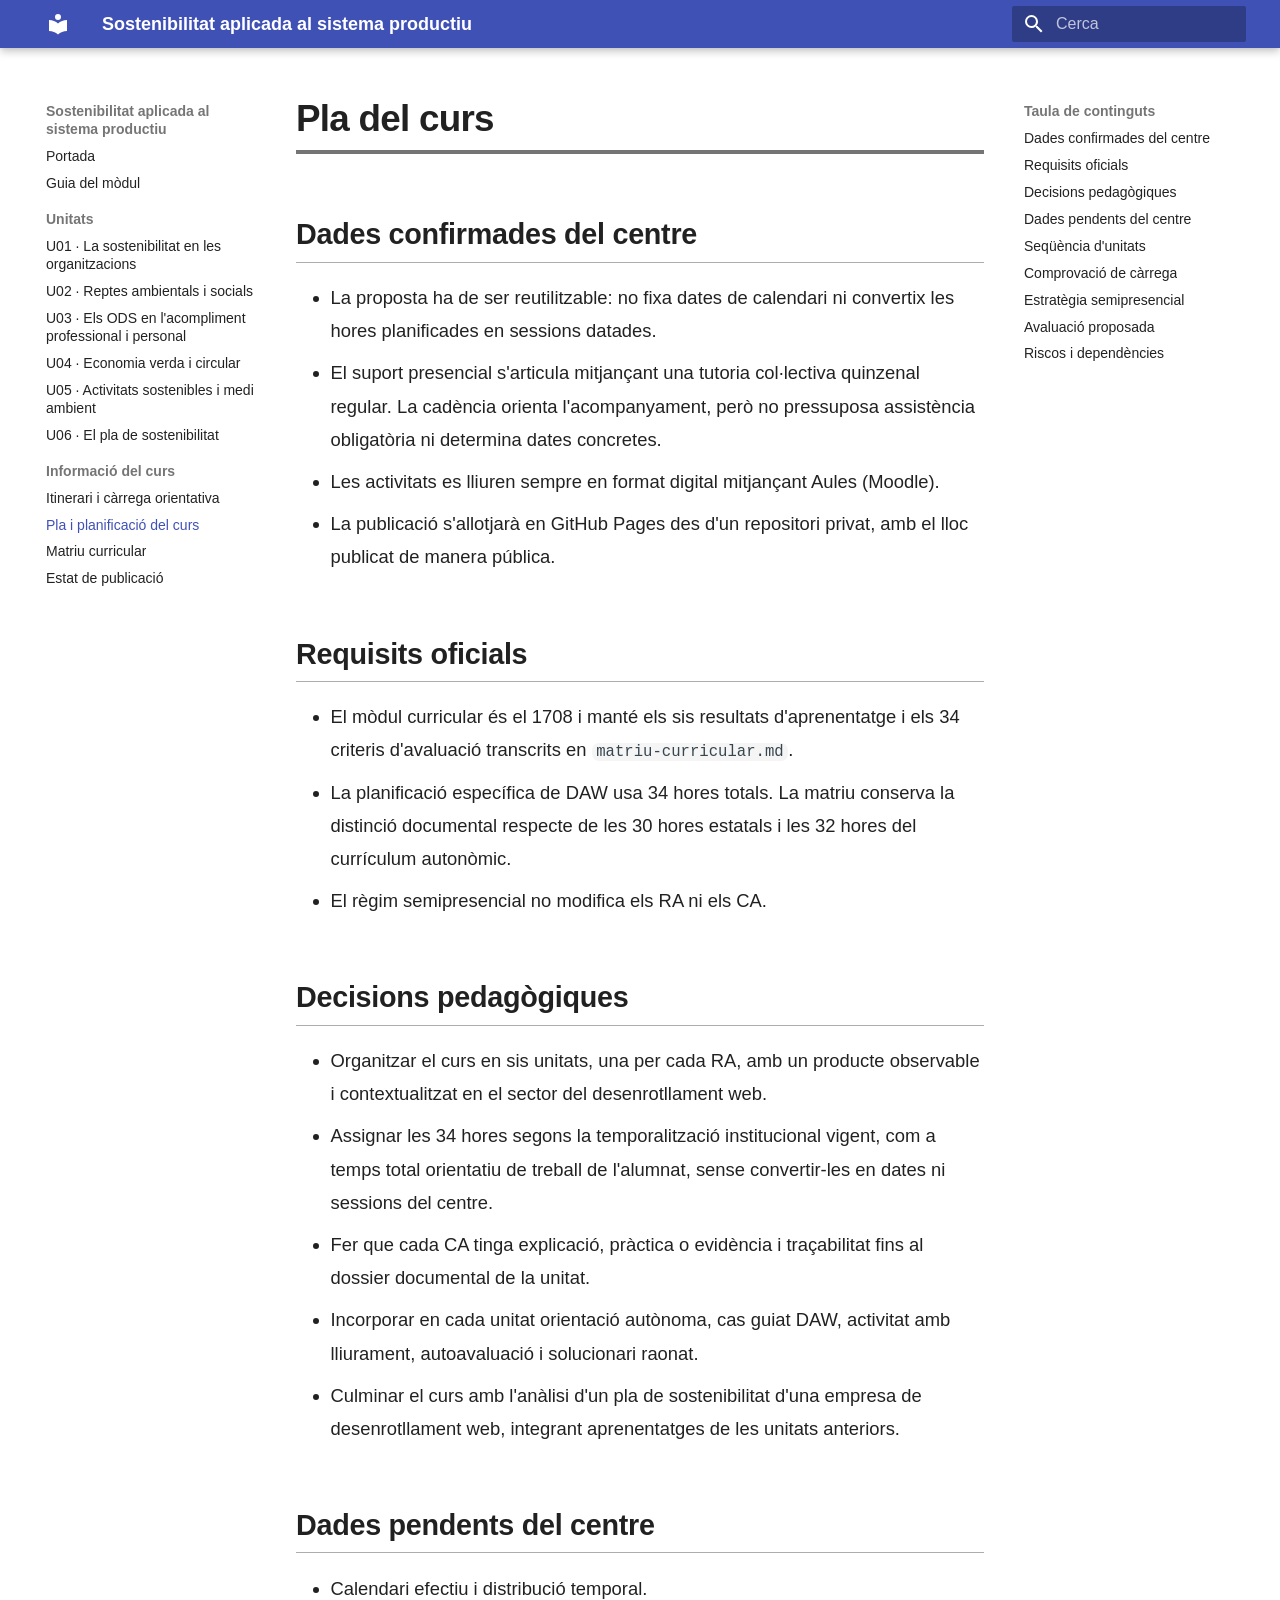
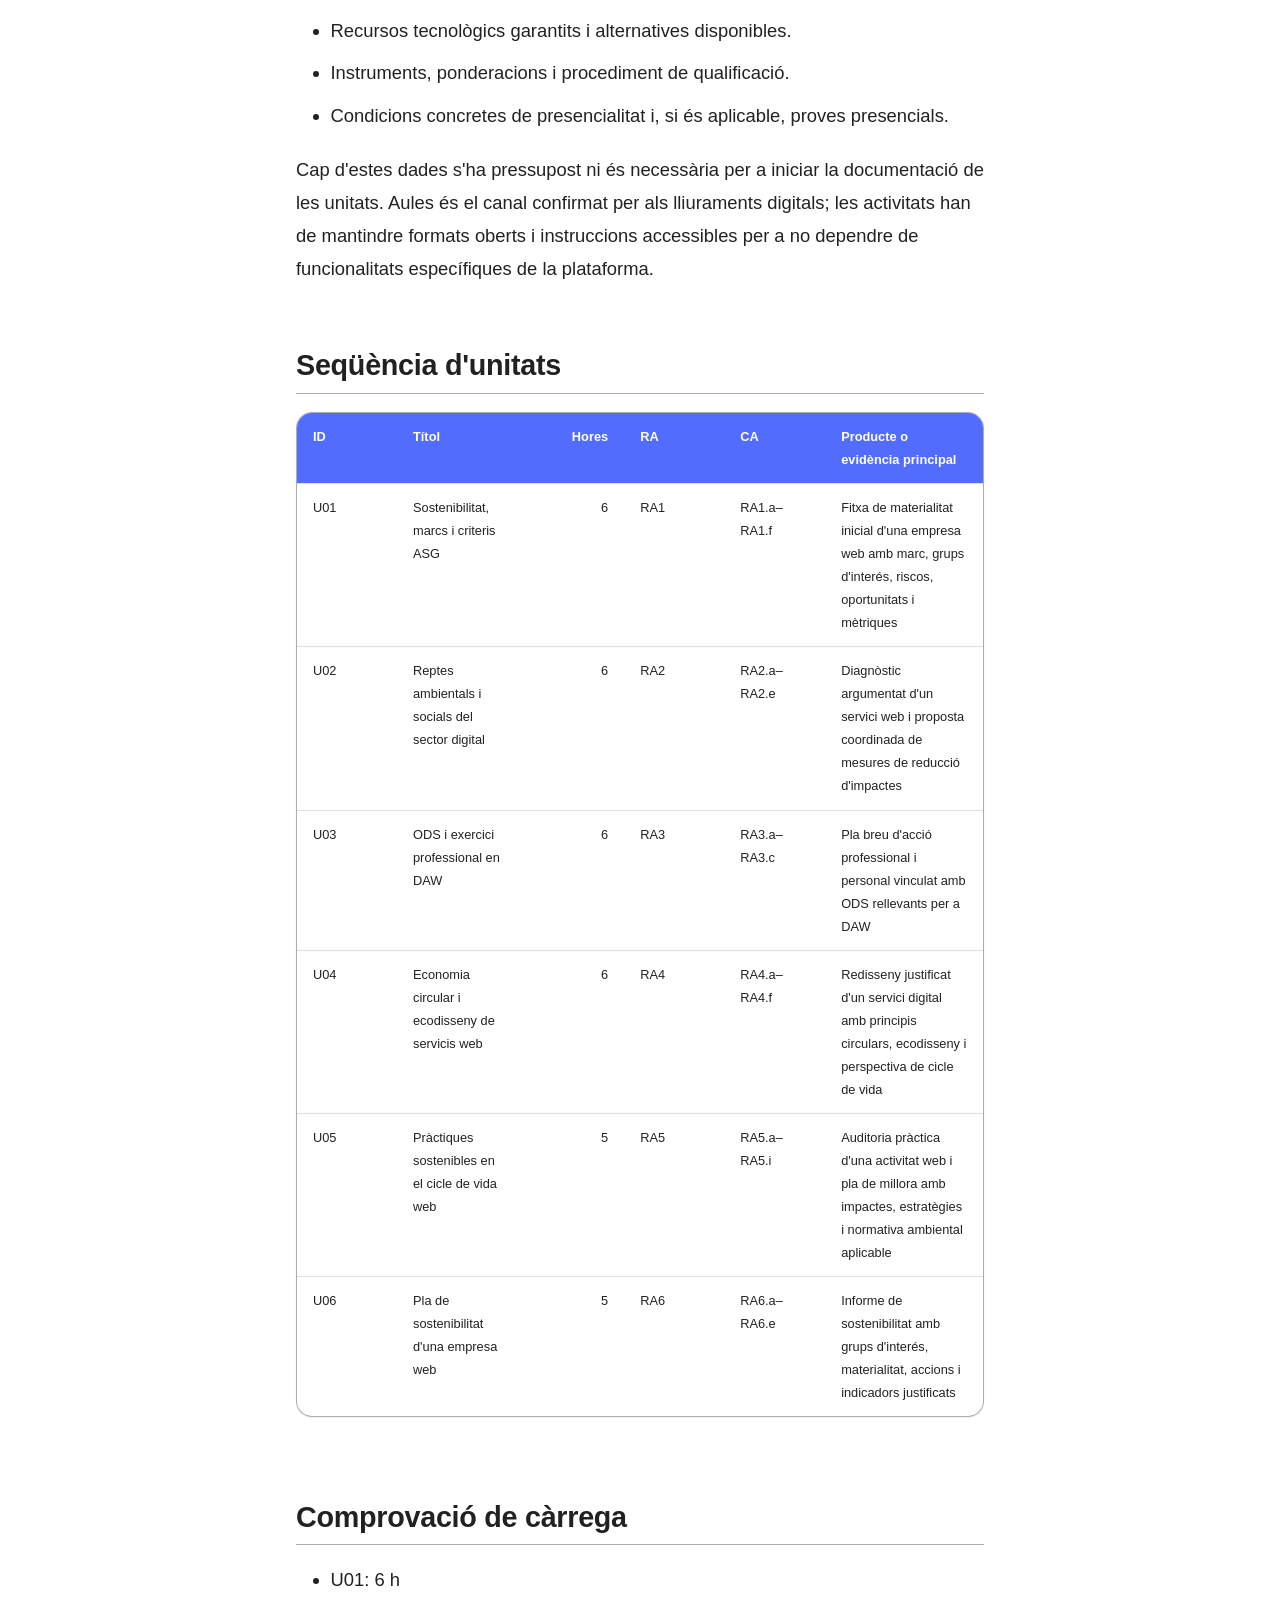
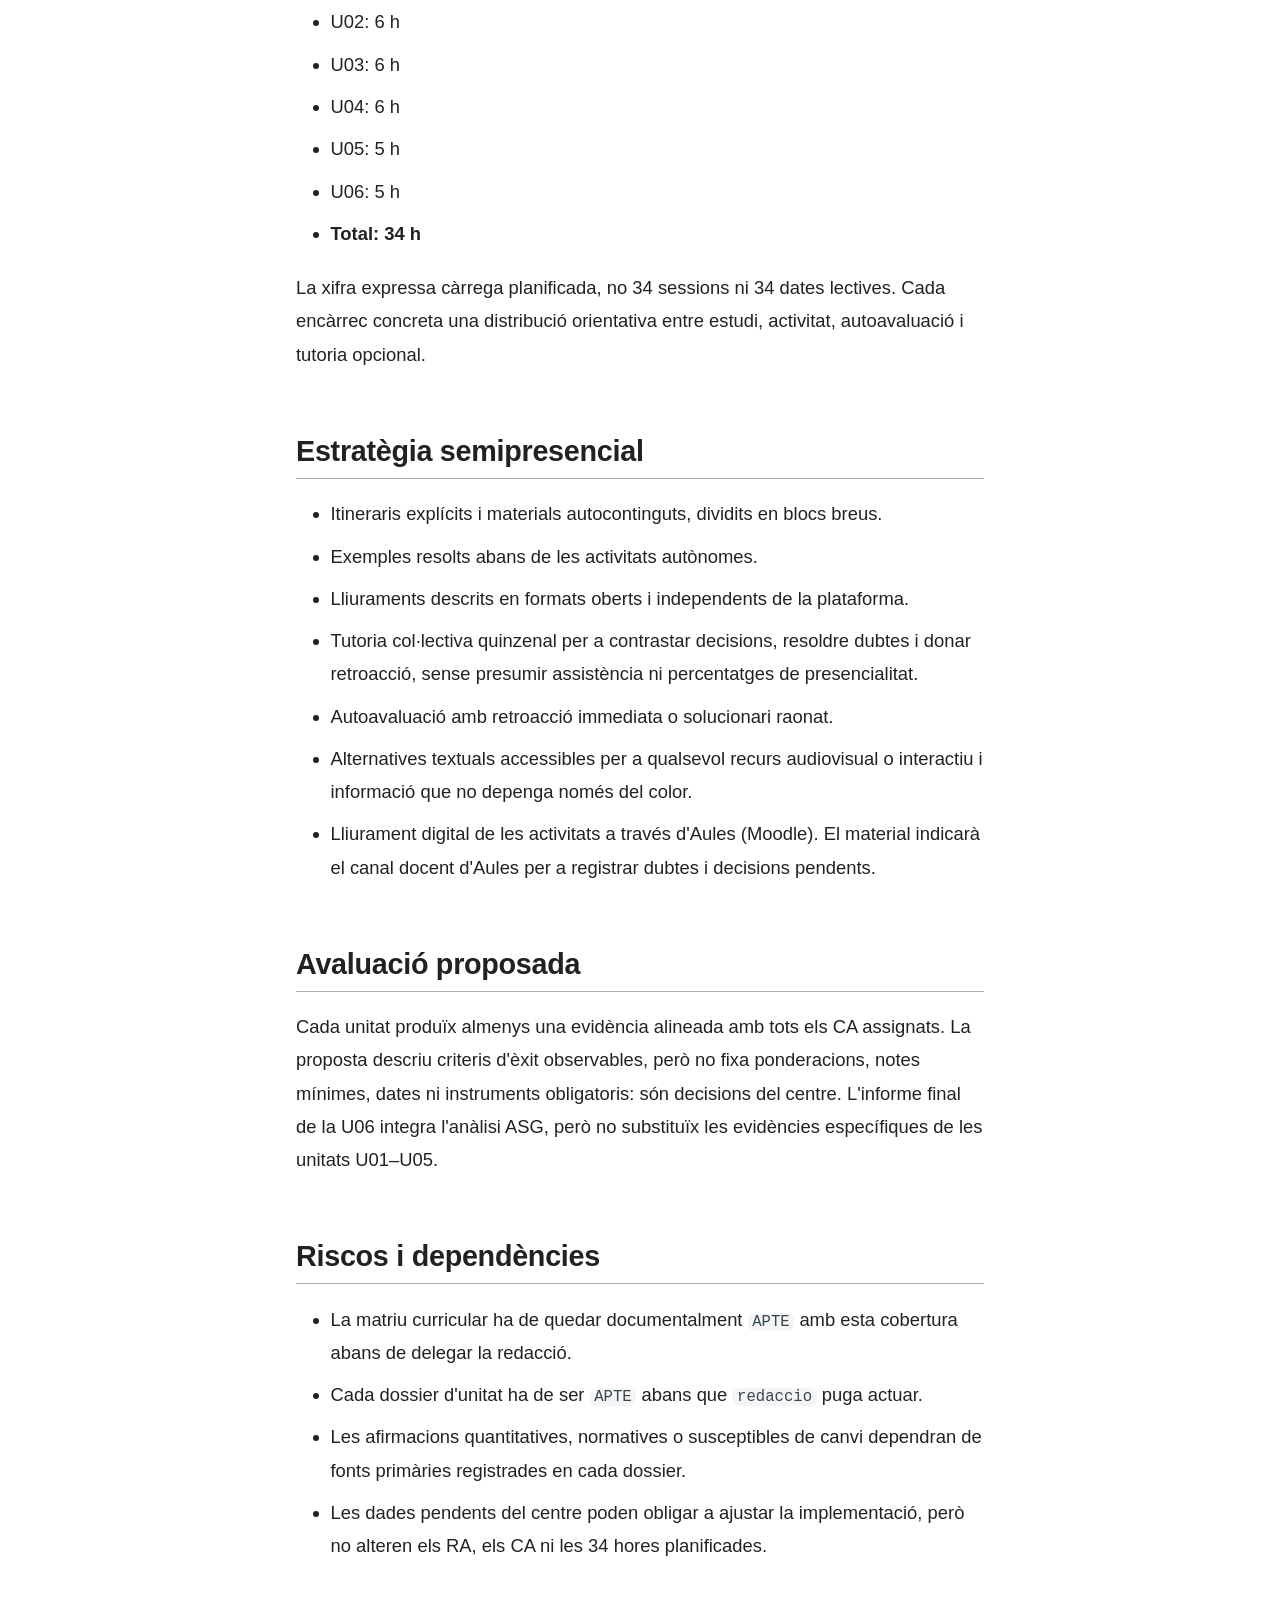
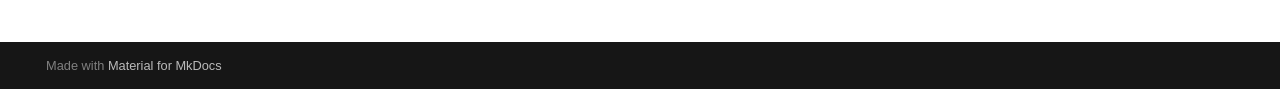
<file: site/curs/pla-curs/index.html>
<!doctype html>
<html lang="ca" class="no-js">
  <head>
    
      <meta charset="utf-8">
      <meta name="viewport" content="width=device-width,initial-scale=1">
      
        <meta name="description" content="Materials publicables del mòdul 1708 per a CFGS DAW">
      
      
        <meta name="author" content="Sostenibilitat DAW">
      
      
        <link rel="canonical" href="https://fermasdo.github.io/Apunts_Sostenibilitat/curs/pla-curs/">
      
      
        <link rel="prev" href="../itinerari/">
      
      
        <link rel="next" href="../matriu-curricular/">
      
      
      <link rel="icon" href="../../assets/images/favicon.png">
      <meta name="generator" content="mkdocs-1.6.1, mkdocs-material-9.6.23">
    
    
      
        <title>Pla i planificació del curs - Sostenibilitat aplicada al sistema productiu</title>
      
    
    
      <link rel="stylesheet" href="../../assets/stylesheets/main.84d31ad4.min.css">
      
      


    
    
      
    
    
      
    
    
      <link rel="stylesheet" href="../../assets/estils-publicacio.css">
    
    <script>__md_scope=new URL("../..",location),__md_hash=e=>[...e].reduce(((e,_)=>(e<<5)-e+_.charCodeAt(0)),0),__md_get=(e,_=localStorage,t=__md_scope)=>JSON.parse(_.getItem(t.pathname+"."+e)),__md_set=(e,_,t=localStorage,a=__md_scope)=>{try{t.setItem(a.pathname+"."+e,JSON.stringify(_))}catch(e){}}</script>
    
      

    
    
    
  </head>
  
  
    <body dir="ltr">
  
    
    <input class="md-toggle" data-md-toggle="drawer" type="checkbox" id="__drawer" autocomplete="off">
    <input class="md-toggle" data-md-toggle="search" type="checkbox" id="__search" autocomplete="off">
    <label class="md-overlay" for="__drawer"></label>
    <div data-md-component="skip">
      
        
        <a href="#dades-confirmades-del-centre" class="md-skip">
          Salta el contingut
        </a>
      
    </div>
    <div data-md-component="announce">
      
    </div>
    
    
      

  

<header class="md-header md-header--shadow" data-md-component="header">
  <nav class="md-header__inner md-grid" aria-label="Capçalera">
    <a href="../.." title="Sostenibilitat aplicada al sistema productiu" class="md-header__button md-logo" aria-label="Sostenibilitat aplicada al sistema productiu" data-md-component="logo">
      
  
  <svg xmlns="http://www.w3.org/2000/svg" viewBox="0 0 24 24"><path d="M12 8a3 3 0 0 0 3-3 3 3 0 0 0-3-3 3 3 0 0 0-3 3 3 3 0 0 0 3 3m0 3.54C9.64 9.35 6.5 8 3 8v11c3.5 0 6.64 1.35 9 3.54 2.36-2.19 5.5-3.54 9-3.54V8c-3.5 0-6.64 1.35-9 3.54"/></svg>

    </a>
    <label class="md-header__button md-icon" for="__drawer">
      
      <svg xmlns="http://www.w3.org/2000/svg" viewBox="0 0 24 24"><path d="M3 6h18v2H3zm0 5h18v2H3zm0 5h18v2H3z"/></svg>
    </label>
    <div class="md-header__title" data-md-component="header-title">
      <div class="md-header__ellipsis">
        <div class="md-header__topic">
          <span class="md-ellipsis">
            Sostenibilitat aplicada al sistema productiu
          </span>
        </div>
        <div class="md-header__topic" data-md-component="header-topic">
          <span class="md-ellipsis">
            
              Pla i planificació del curs
            
          </span>
        </div>
      </div>
    </div>
    
    
      <script>var palette=__md_get("__palette");if(palette&&palette.color){if("(prefers-color-scheme)"===palette.color.media){var media=matchMedia("(prefers-color-scheme: light)"),input=document.querySelector(media.matches?"[data-md-color-media='(prefers-color-scheme: light)']":"[data-md-color-media='(prefers-color-scheme: dark)']");palette.color.media=input.getAttribute("data-md-color-media"),palette.color.scheme=input.getAttribute("data-md-color-scheme"),palette.color.primary=input.getAttribute("data-md-color-primary"),palette.color.accent=input.getAttribute("data-md-color-accent")}for(var[key,value]of Object.entries(palette.color))document.body.setAttribute("data-md-color-"+key,value)}</script>
    
    
    
      
      
        <label class="md-header__button md-icon" for="__search">
          
          <svg xmlns="http://www.w3.org/2000/svg" viewBox="0 0 24 24"><path d="M9.5 3A6.5 6.5 0 0 1 16 9.5c0 1.61-.59 3.09-1.56 4.23l.27.27h.79l5 5-1.5 1.5-5-5v-.79l-.27-.27A6.52 6.52 0 0 1 9.5 16 6.5 6.5 0 0 1 3 9.5 6.5 6.5 0 0 1 9.5 3m0 2C7 5 5 7 5 9.5S7 14 9.5 14 14 12 14 9.5 12 5 9.5 5"/></svg>
        </label>
        <div class="md-search" data-md-component="search" role="dialog">
  <label class="md-search__overlay" for="__search"></label>
  <div class="md-search__inner" role="search">
    <form class="md-search__form" name="search">
      <input type="text" class="md-search__input" name="query" aria-label="Cerca" placeholder="Cerca" autocapitalize="off" autocorrect="off" autocomplete="off" spellcheck="false" data-md-component="search-query" required>
      <label class="md-search__icon md-icon" for="__search">
        
        <svg xmlns="http://www.w3.org/2000/svg" viewBox="0 0 24 24"><path d="M9.5 3A6.5 6.5 0 0 1 16 9.5c0 1.61-.59 3.09-1.56 4.23l.27.27h.79l5 5-1.5 1.5-5-5v-.79l-.27-.27A6.52 6.52 0 0 1 9.5 16 6.5 6.5 0 0 1 3 9.5 6.5 6.5 0 0 1 9.5 3m0 2C7 5 5 7 5 9.5S7 14 9.5 14 14 12 14 9.5 12 5 9.5 5"/></svg>
        
        <svg xmlns="http://www.w3.org/2000/svg" viewBox="0 0 24 24"><path d="M20 11v2H8l5.5 5.5-1.42 1.42L4.16 12l7.92-7.92L13.5 5.5 8 11z"/></svg>
      </label>
      <nav class="md-search__options" aria-label="Cerca">
        
        <button type="reset" class="md-search__icon md-icon" title="Neteja" aria-label="Neteja" tabindex="-1">
          
          <svg xmlns="http://www.w3.org/2000/svg" viewBox="0 0 24 24"><path d="M19 6.41 17.59 5 12 10.59 6.41 5 5 6.41 10.59 12 5 17.59 6.41 19 12 13.41 17.59 19 19 17.59 13.41 12z"/></svg>
        </button>
      </nav>
      
    </form>
    <div class="md-search__output">
      <div class="md-search__scrollwrap" tabindex="0" data-md-scrollfix>
        <div class="md-search-result" data-md-component="search-result">
          <div class="md-search-result__meta">
            Inicialitzant cerca
          </div>
          <ol class="md-search-result__list" role="presentation"></ol>
        </div>
      </div>
    </div>
  </div>
</div>
      
    
    
  </nav>
  
</header>
    
    <div class="md-container" data-md-component="container">
      
      
        
          
        
      
      <main class="md-main" data-md-component="main">
        <div class="md-main__inner md-grid">
          
            
              
              <div class="md-sidebar md-sidebar--primary" data-md-component="sidebar" data-md-type="navigation" >
                <div class="md-sidebar__scrollwrap">
                  <div class="md-sidebar__inner">
                    



<nav class="md-nav md-nav--primary" aria-label="Navegació" data-md-level="0">
  <label class="md-nav__title" for="__drawer">
    <a href="../.." title="Sostenibilitat aplicada al sistema productiu" class="md-nav__button md-logo" aria-label="Sostenibilitat aplicada al sistema productiu" data-md-component="logo">
      
  
  <svg xmlns="http://www.w3.org/2000/svg" viewBox="0 0 24 24"><path d="M12 8a3 3 0 0 0 3-3 3 3 0 0 0-3-3 3 3 0 0 0-3 3 3 3 0 0 0 3 3m0 3.54C9.64 9.35 6.5 8 3 8v11c3.5 0 6.64 1.35 9 3.54 2.36-2.19 5.5-3.54 9-3.54V8c-3.5 0-6.64 1.35-9 3.54"/></svg>

    </a>
    Sostenibilitat aplicada al sistema productiu
  </label>
  
  <ul class="md-nav__list" data-md-scrollfix>
    
      
      
  
  
  
  
    <li class="md-nav__item">
      <a href="../.." class="md-nav__link">
        
  
  
  <span class="md-ellipsis">
    Portada
    
  </span>
  

      </a>
    </li>
  

    
      
      
  
  
  
  
    <li class="md-nav__item">
      <a href="../../guia-modul/" class="md-nav__link">
        
  
  
  <span class="md-ellipsis">
    Guia del mòdul
    
  </span>
  

      </a>
    </li>
  

    
      
      
  
  
  
  
    
    
    
    
      
        
        
      
    
    
    <li class="md-nav__item md-nav__item--section md-nav__item--nested">
      
        
        
        <input class="md-nav__toggle md-toggle " type="checkbox" id="__nav_3" >
        
          
          <label class="md-nav__link" for="__nav_3" id="__nav_3_label" tabindex="">
            
  
  
  <span class="md-ellipsis">
    Unitats
    
  </span>
  

            <span class="md-nav__icon md-icon"></span>
          </label>
        
        <nav class="md-nav" data-md-level="1" aria-labelledby="__nav_3_label" aria-expanded="false">
          <label class="md-nav__title" for="__nav_3">
            <span class="md-nav__icon md-icon"></span>
            Unitats
          </label>
          <ul class="md-nav__list" data-md-scrollfix>
            
              
                
  
  
  
  
    <li class="md-nav__item">
      <a href="../../unitats/u01/" class="md-nav__link">
        
  
  
  <span class="md-ellipsis">
    U01 · La sostenibilitat en les organitzacions
    
  </span>
  

      </a>
    </li>
  

              
            
              
                
  
  
  
  
    <li class="md-nav__item">
      <a href="../../unitats/u02/" class="md-nav__link">
        
  
  
  <span class="md-ellipsis">
    U02 · Reptes ambientals i socials
    
  </span>
  

      </a>
    </li>
  

              
            
              
                
  
  
  
  
    <li class="md-nav__item">
      <a href="../../unitats/u03/" class="md-nav__link">
        
  
  
  <span class="md-ellipsis">
    U03 · Els ODS en l'acompliment professional i personal
    
  </span>
  

      </a>
    </li>
  

              
            
              
                
  
  
  
  
    <li class="md-nav__item">
      <a href="../../unitats/u04/" class="md-nav__link">
        
  
  
  <span class="md-ellipsis">
    U04 · Economia verda i circular
    
  </span>
  

      </a>
    </li>
  

              
            
              
                
  
  
  
  
    <li class="md-nav__item">
      <a href="../../unitats/u05/" class="md-nav__link">
        
  
  
  <span class="md-ellipsis">
    U05 · Activitats sostenibles i medi ambient
    
  </span>
  

      </a>
    </li>
  

              
            
              
                
  
  
  
  
    <li class="md-nav__item">
      <a href="../../unitats/u06/" class="md-nav__link">
        
  
  
  <span class="md-ellipsis">
    U06 · El pla de sostenibilitat
    
  </span>
  

      </a>
    </li>
  

              
            
          </ul>
        </nav>
      
    </li>
  

    
      
      
  
  
    
  
  
  
    
    
    
    
      
        
        
      
    
    
    <li class="md-nav__item md-nav__item--active md-nav__item--section md-nav__item--nested">
      
        
        
        <input class="md-nav__toggle md-toggle " type="checkbox" id="__nav_4" checked>
        
          
          <label class="md-nav__link" for="__nav_4" id="__nav_4_label" tabindex="">
            
  
  
  <span class="md-ellipsis">
    Informació del curs
    
  </span>
  

            <span class="md-nav__icon md-icon"></span>
          </label>
        
        <nav class="md-nav" data-md-level="1" aria-labelledby="__nav_4_label" aria-expanded="true">
          <label class="md-nav__title" for="__nav_4">
            <span class="md-nav__icon md-icon"></span>
            Informació del curs
          </label>
          <ul class="md-nav__list" data-md-scrollfix>
            
              
                
  
  
  
  
    <li class="md-nav__item">
      <a href="../itinerari/" class="md-nav__link">
        
  
  
  <span class="md-ellipsis">
    Itinerari i càrrega orientativa
    
  </span>
  

      </a>
    </li>
  

              
            
              
                
  
  
    
  
  
  
    <li class="md-nav__item md-nav__item--active">
      
      <input class="md-nav__toggle md-toggle" type="checkbox" id="__toc">
      
      
      
        <label class="md-nav__link md-nav__link--active" for="__toc">
          
  
  
  <span class="md-ellipsis">
    Pla i planificació del curs
    
  </span>
  

          <span class="md-nav__icon md-icon"></span>
        </label>
      
      <a href="./" class="md-nav__link md-nav__link--active">
        
  
  
  <span class="md-ellipsis">
    Pla i planificació del curs
    
  </span>
  

      </a>
      
        

<nav class="md-nav md-nav--secondary" aria-label="Taula de continguts">
  
  
  
  
    <label class="md-nav__title" for="__toc">
      <span class="md-nav__icon md-icon"></span>
      Taula de continguts
    </label>
    <ul class="md-nav__list" data-md-component="toc" data-md-scrollfix>
      
        <li class="md-nav__item">
  <a href="#dades-confirmades-del-centre" class="md-nav__link">
    <span class="md-ellipsis">
      Dades confirmades del centre
    </span>
  </a>
  
</li>
      
        <li class="md-nav__item">
  <a href="#requisits-oficials" class="md-nav__link">
    <span class="md-ellipsis">
      Requisits oficials
    </span>
  </a>
  
</li>
      
        <li class="md-nav__item">
  <a href="#decisions-pedagogiques" class="md-nav__link">
    <span class="md-ellipsis">
      Decisions pedagògiques
    </span>
  </a>
  
</li>
      
        <li class="md-nav__item">
  <a href="#dades-pendents-del-centre" class="md-nav__link">
    <span class="md-ellipsis">
      Dades pendents del centre
    </span>
  </a>
  
</li>
      
        <li class="md-nav__item">
  <a href="#sequencia-dunitats" class="md-nav__link">
    <span class="md-ellipsis">
      Seqüència d'unitats
    </span>
  </a>
  
</li>
      
        <li class="md-nav__item">
  <a href="#comprovacio-de-carrega" class="md-nav__link">
    <span class="md-ellipsis">
      Comprovació de càrrega
    </span>
  </a>
  
</li>
      
        <li class="md-nav__item">
  <a href="#estrategia-semipresencial" class="md-nav__link">
    <span class="md-ellipsis">
      Estratègia semipresencial
    </span>
  </a>
  
</li>
      
        <li class="md-nav__item">
  <a href="#avaluacio-proposada" class="md-nav__link">
    <span class="md-ellipsis">
      Avaluació proposada
    </span>
  </a>
  
</li>
      
        <li class="md-nav__item">
  <a href="#riscos-i-dependencies" class="md-nav__link">
    <span class="md-ellipsis">
      Riscos i dependències
    </span>
  </a>
  
</li>
      
    </ul>
  
</nav>
      
    </li>
  

              
            
              
                
  
  
  
  
    <li class="md-nav__item">
      <a href="../matriu-curricular/" class="md-nav__link">
        
  
  
  <span class="md-ellipsis">
    Matriu curricular
    
  </span>
  

      </a>
    </li>
  

              
            
              
                
  
  
  
  
    <li class="md-nav__item">
      <a href="../estat-publicacio/" class="md-nav__link">
        
  
  
  <span class="md-ellipsis">
    Estat de publicació
    
  </span>
  

      </a>
    </li>
  

              
            
          </ul>
        </nav>
      
    </li>
  

    
  </ul>
</nav>
                  </div>
                </div>
              </div>
            
            
              
              <div class="md-sidebar md-sidebar--secondary" data-md-component="sidebar" data-md-type="toc" >
                <div class="md-sidebar__scrollwrap">
                  <div class="md-sidebar__inner">
                    

<nav class="md-nav md-nav--secondary" aria-label="Taula de continguts">
  
  
  
  
    <label class="md-nav__title" for="__toc">
      <span class="md-nav__icon md-icon"></span>
      Taula de continguts
    </label>
    <ul class="md-nav__list" data-md-component="toc" data-md-scrollfix>
      
        <li class="md-nav__item">
  <a href="#dades-confirmades-del-centre" class="md-nav__link">
    <span class="md-ellipsis">
      Dades confirmades del centre
    </span>
  </a>
  
</li>
      
        <li class="md-nav__item">
  <a href="#requisits-oficials" class="md-nav__link">
    <span class="md-ellipsis">
      Requisits oficials
    </span>
  </a>
  
</li>
      
        <li class="md-nav__item">
  <a href="#decisions-pedagogiques" class="md-nav__link">
    <span class="md-ellipsis">
      Decisions pedagògiques
    </span>
  </a>
  
</li>
      
        <li class="md-nav__item">
  <a href="#dades-pendents-del-centre" class="md-nav__link">
    <span class="md-ellipsis">
      Dades pendents del centre
    </span>
  </a>
  
</li>
      
        <li class="md-nav__item">
  <a href="#sequencia-dunitats" class="md-nav__link">
    <span class="md-ellipsis">
      Seqüència d'unitats
    </span>
  </a>
  
</li>
      
        <li class="md-nav__item">
  <a href="#comprovacio-de-carrega" class="md-nav__link">
    <span class="md-ellipsis">
      Comprovació de càrrega
    </span>
  </a>
  
</li>
      
        <li class="md-nav__item">
  <a href="#estrategia-semipresencial" class="md-nav__link">
    <span class="md-ellipsis">
      Estratègia semipresencial
    </span>
  </a>
  
</li>
      
        <li class="md-nav__item">
  <a href="#avaluacio-proposada" class="md-nav__link">
    <span class="md-ellipsis">
      Avaluació proposada
    </span>
  </a>
  
</li>
      
        <li class="md-nav__item">
  <a href="#riscos-i-dependencies" class="md-nav__link">
    <span class="md-ellipsis">
      Riscos i dependències
    </span>
  </a>
  
</li>
      
    </ul>
  
</nav>
                  </div>
                </div>
              </div>
            
          
          
            <div class="md-content" data-md-component="content">
              <article class="md-content__inner md-typeset">
                
                  



<!-- Fitxer generat per scripts/sincronitza_mkdocs.py; no l'edites manualment. -->

<h1 id="pla-del-curs">Pla del curs<a class="headerlink" href="#pla-del-curs" title="Permanent link">&para;</a></h1>
<h2 id="dades-confirmades-del-centre">Dades confirmades del centre<a class="headerlink" href="#dades-confirmades-del-centre" title="Permanent link">&para;</a></h2>
<ul>
<li>La proposta ha de ser reutilitzable: no fixa dates de calendari ni convertix
  les hores planificades en sessions datades.</li>
<li>El suport presencial s'articula mitjançant una tutoria col·lectiva quinzenal
  regular. La cadència orienta l'acompanyament, però no pressuposa assistència
  obligatòria ni determina dates concretes.</li>
<li>Les activitats es lliuren sempre en format digital mitjançant Aules (Moodle).</li>
<li>La publicació s'allotjarà en GitHub Pages des d'un repositori privat, amb el
  lloc publicat de manera pública.</li>
</ul>
<h2 id="requisits-oficials">Requisits oficials<a class="headerlink" href="#requisits-oficials" title="Permanent link">&para;</a></h2>
<ul>
<li>El mòdul curricular és el 1708 i manté els sis resultats d'aprenentatge i els
  34 criteris d'avaluació transcrits en <code>matriu-curricular.md</code>.</li>
<li>La planificació específica de DAW usa 34 hores totals. La matriu conserva la
  distinció documental respecte de les 30 hores estatals i les 32 hores del
  currículum autonòmic.</li>
<li>El règim semipresencial no modifica els RA ni els CA.</li>
</ul>
<h2 id="decisions-pedagogiques">Decisions pedagògiques<a class="headerlink" href="#decisions-pedagogiques" title="Permanent link">&para;</a></h2>
<ul>
<li>Organitzar el curs en sis unitats, una per cada RA, amb un producte observable
  i contextualitzat en el sector del desenrotllament web.</li>
<li>Assignar les 34 hores segons la temporalització institucional vigent, com a
  temps total orientatiu de treball de l'alumnat, sense convertir-les en dates
  ni sessions del centre.</li>
<li>Fer que cada CA tinga explicació, pràctica o evidència i traçabilitat fins al
  dossier documental de la unitat.</li>
<li>Incorporar en cada unitat orientació autònoma, cas guiat DAW, activitat amb
  lliurament, autoavaluació i solucionari raonat.</li>
<li>Culminar el curs amb l'anàlisi d'un pla de sostenibilitat d'una empresa de
  desenrotllament web, integrant aprenentatges de les unitats anteriors.</li>
</ul>
<h2 id="dades-pendents-del-centre">Dades pendents del centre<a class="headerlink" href="#dades-pendents-del-centre" title="Permanent link">&para;</a></h2>
<ul>
<li>Calendari efectiu i distribució temporal.</li>
<li>Recursos tecnològics garantits i alternatives disponibles.</li>
<li>Instruments, ponderacions i procediment de qualificació.</li>
<li>Condicions concretes de presencialitat i, si és aplicable, proves presencials.</li>
</ul>
<p>Cap d'estes dades s'ha pressupost ni és necessària per a iniciar la documentació
de les unitats. Aules és el canal confirmat per als lliuraments digitals; les
activitats han de mantindre formats oberts i instruccions accessibles per a no
dependre de funcionalitats específiques de la plataforma.</p>
<h2 id="sequencia-dunitats">Seqüència d'unitats<a class="headerlink" href="#sequencia-dunitats" title="Permanent link">&para;</a></h2>
<table>
<thead>
<tr>
<th>ID</th>
<th>Títol</th>
<th style="text-align: right;">Hores</th>
<th>RA</th>
<th>CA</th>
<th>Producte o evidència principal</th>
</tr>
</thead>
<tbody>
<tr>
<td>U01</td>
<td>Sostenibilitat, marcs i criteris ASG</td>
<td style="text-align: right;">6</td>
<td>RA1</td>
<td>RA1.a–RA1.f</td>
<td>Fitxa de materialitat inicial d'una empresa web amb marc, grups d'interés, riscos, oportunitats i mètriques</td>
</tr>
<tr>
<td>U02</td>
<td>Reptes ambientals i socials del sector digital</td>
<td style="text-align: right;">6</td>
<td>RA2</td>
<td>RA2.a–RA2.e</td>
<td>Diagnòstic argumentat d'un servici web i proposta coordinada de mesures de reducció d'impactes</td>
</tr>
<tr>
<td>U03</td>
<td>ODS i exercici professional en DAW</td>
<td style="text-align: right;">6</td>
<td>RA3</td>
<td>RA3.a–RA3.c</td>
<td>Pla breu d'acció professional i personal vinculat amb ODS rellevants per a DAW</td>
</tr>
<tr>
<td>U04</td>
<td>Economia circular i ecodisseny de servicis web</td>
<td style="text-align: right;">6</td>
<td>RA4</td>
<td>RA4.a–RA4.f</td>
<td>Redisseny justificat d'un servici digital amb principis circulars, ecodisseny i perspectiva de cicle de vida</td>
</tr>
<tr>
<td>U05</td>
<td>Pràctiques sostenibles en el cicle de vida web</td>
<td style="text-align: right;">5</td>
<td>RA5</td>
<td>RA5.a–RA5.i</td>
<td>Auditoria pràctica d'una activitat web i pla de millora amb impactes, estratègies i normativa ambiental aplicable</td>
</tr>
<tr>
<td>U06</td>
<td>Pla de sostenibilitat d'una empresa web</td>
<td style="text-align: right;">5</td>
<td>RA6</td>
<td>RA6.a–RA6.e</td>
<td>Informe de sostenibilitat amb grups d'interés, materialitat, accions i indicadors justificats</td>
</tr>
</tbody>
</table>
<h2 id="comprovacio-de-carrega">Comprovació de càrrega<a class="headerlink" href="#comprovacio-de-carrega" title="Permanent link">&para;</a></h2>
<ul>
<li>U01: 6 h</li>
<li>U02: 6 h</li>
<li>U03: 6 h</li>
<li>U04: 6 h</li>
<li>U05: 5 h</li>
<li>U06: 5 h</li>
<li><strong>Total: 34 h</strong></li>
</ul>
<p>La xifra expressa càrrega planificada, no 34 sessions ni 34 dates lectives.
Cada encàrrec concreta una distribució orientativa entre estudi, activitat,
autoavaluació i tutoria opcional.</p>
<h2 id="estrategia-semipresencial">Estratègia semipresencial<a class="headerlink" href="#estrategia-semipresencial" title="Permanent link">&para;</a></h2>
<ul>
<li>Itineraris explícits i materials autocontinguts, dividits en blocs breus.</li>
<li>Exemples resolts abans de les activitats autònomes.</li>
<li>Lliuraments descrits en formats oberts i independents de la plataforma.</li>
<li>Tutoria col·lectiva quinzenal per a contrastar decisions, resoldre dubtes i
  donar retroacció, sense presumir assistència ni percentatges de
  presencialitat.</li>
<li>Autoavaluació amb retroacció immediata o solucionari raonat.</li>
<li>Alternatives textuals accessibles per a qualsevol recurs audiovisual o
  interactiu i informació que no depenga només del color.</li>
<li>Lliurament digital de les activitats a través d'Aules (Moodle). El material
  indicarà el canal docent d'Aules per a registrar dubtes i decisions pendents.</li>
</ul>
<h2 id="avaluacio-proposada">Avaluació proposada<a class="headerlink" href="#avaluacio-proposada" title="Permanent link">&para;</a></h2>
<p>Cada unitat produïx almenys una evidència alineada amb tots els CA assignats.
La proposta descriu criteris d'èxit observables, però no fixa ponderacions,
notes mínimes, dates ni instruments obligatoris: són decisions del centre.
L'informe final de la U06 integra l'anàlisi ASG, però no substituïx les
evidències específiques de les unitats U01–U05.</p>
<h2 id="riscos-i-dependencies">Riscos i dependències<a class="headerlink" href="#riscos-i-dependencies" title="Permanent link">&para;</a></h2>
<ul>
<li>La matriu curricular ha de quedar documentalment <code>APTE</code> amb esta cobertura
  abans de delegar la redacció.</li>
<li>Cada dossier d'unitat ha de ser <code>APTE</code> abans que <code>redaccio</code> puga actuar.</li>
<li>Les afirmacions quantitatives, normatives o susceptibles de canvi dependran
  de fonts primàries registrades en cada dossier.</li>
<li>Les dades pendents del centre poden obligar a ajustar la implementació, però
  no alteren els RA, els CA ni les 34 hores planificades.</li>
</ul>







  
  






                
              </article>
            </div>
          
          
<script>var target=document.getElementById(location.hash.slice(1));target&&target.name&&(target.checked=target.name.startsWith("__tabbed_"))</script>
        </div>
        
          <button type="button" class="md-top md-icon" data-md-component="top" hidden>
  
  <svg xmlns="http://www.w3.org/2000/svg" viewBox="0 0 24 24"><path d="M13 20h-2V8l-5.5 5.5-1.42-1.42L12 4.16l7.92 7.92-1.42 1.42L13 8z"/></svg>
  Torna a l'inici
</button>
        
      </main>
      
        <footer class="md-footer">
  
  <div class="md-footer-meta md-typeset">
    <div class="md-footer-meta__inner md-grid">
      <div class="md-copyright">
  
  
    Made with
    <a href="https://squidfunk.github.io/mkdocs-material/" target="_blank" rel="noopener">
      Material for MkDocs
    </a>
  
</div>
      
    </div>
  </div>
</footer>
      
    </div>
    <div class="md-dialog" data-md-component="dialog">
      <div class="md-dialog__inner md-typeset"></div>
    </div>
    
    
    
      
      <script id="__config" type="application/json">{"base": "../..", "features": ["navigation.sections", "navigation.top", "toc.follow"], "search": "../../assets/javascripts/workers/search.973d3a69.min.js", "tags": null, "translations": {"clipboard.copied": "Copiat al porta-retalls", "clipboard.copy": "C\u00f2pia al porta-retalls", "search.result.more.one": "1 m\u00e9s en aquesta p\u00e0gina", "search.result.more.other": "# m\u00e9s en aquesta p\u00e0gina", "search.result.none": "Cap document coincideix", "search.result.one": "1 document coincident", "search.result.other": "# documents coincidents", "search.result.placeholder": "Escriu per a comen\u00e7ar a cercar", "search.result.term.missing": "Desaparegut", "select.version": "Selecciona la versi\u00f3"}, "version": null}</script>
    
    
      <script src="../../assets/javascripts/bundle.f55a23d4.min.js"></script>
      
    
  </body>
</html>
</file>
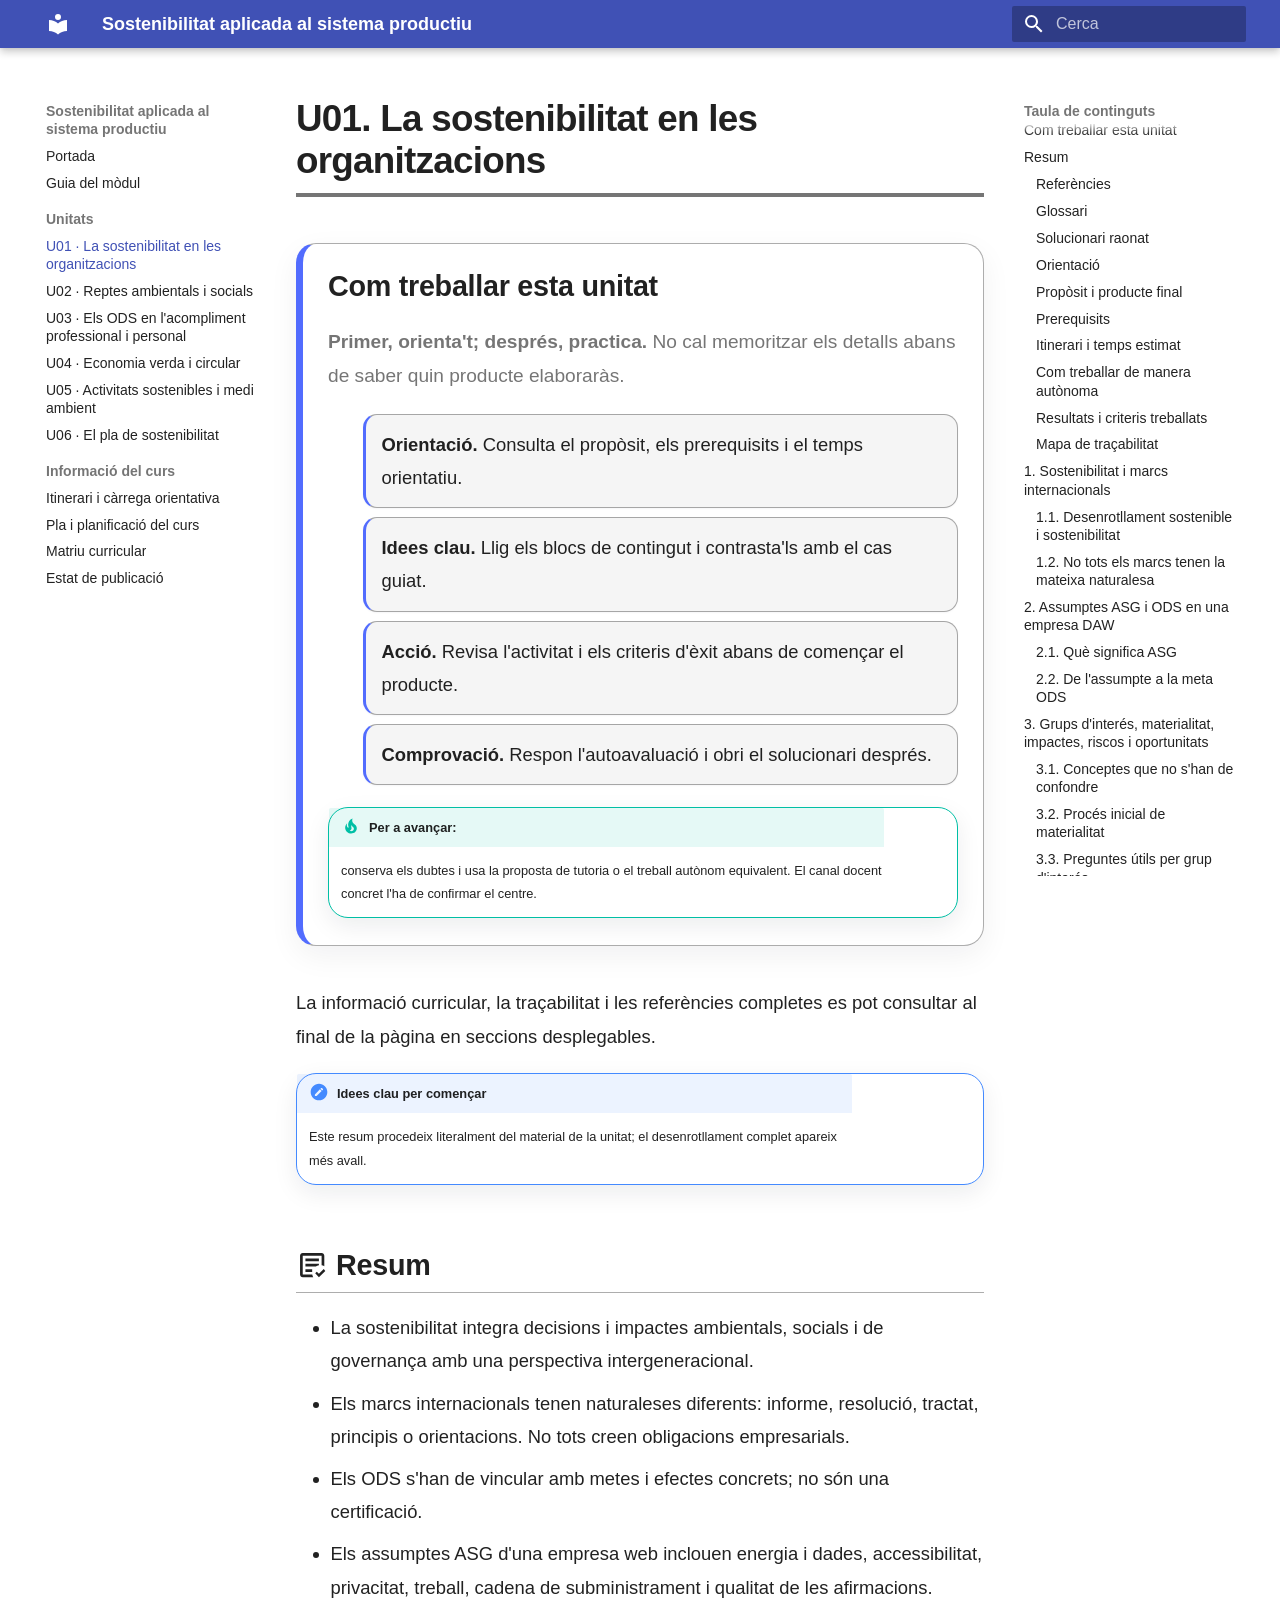
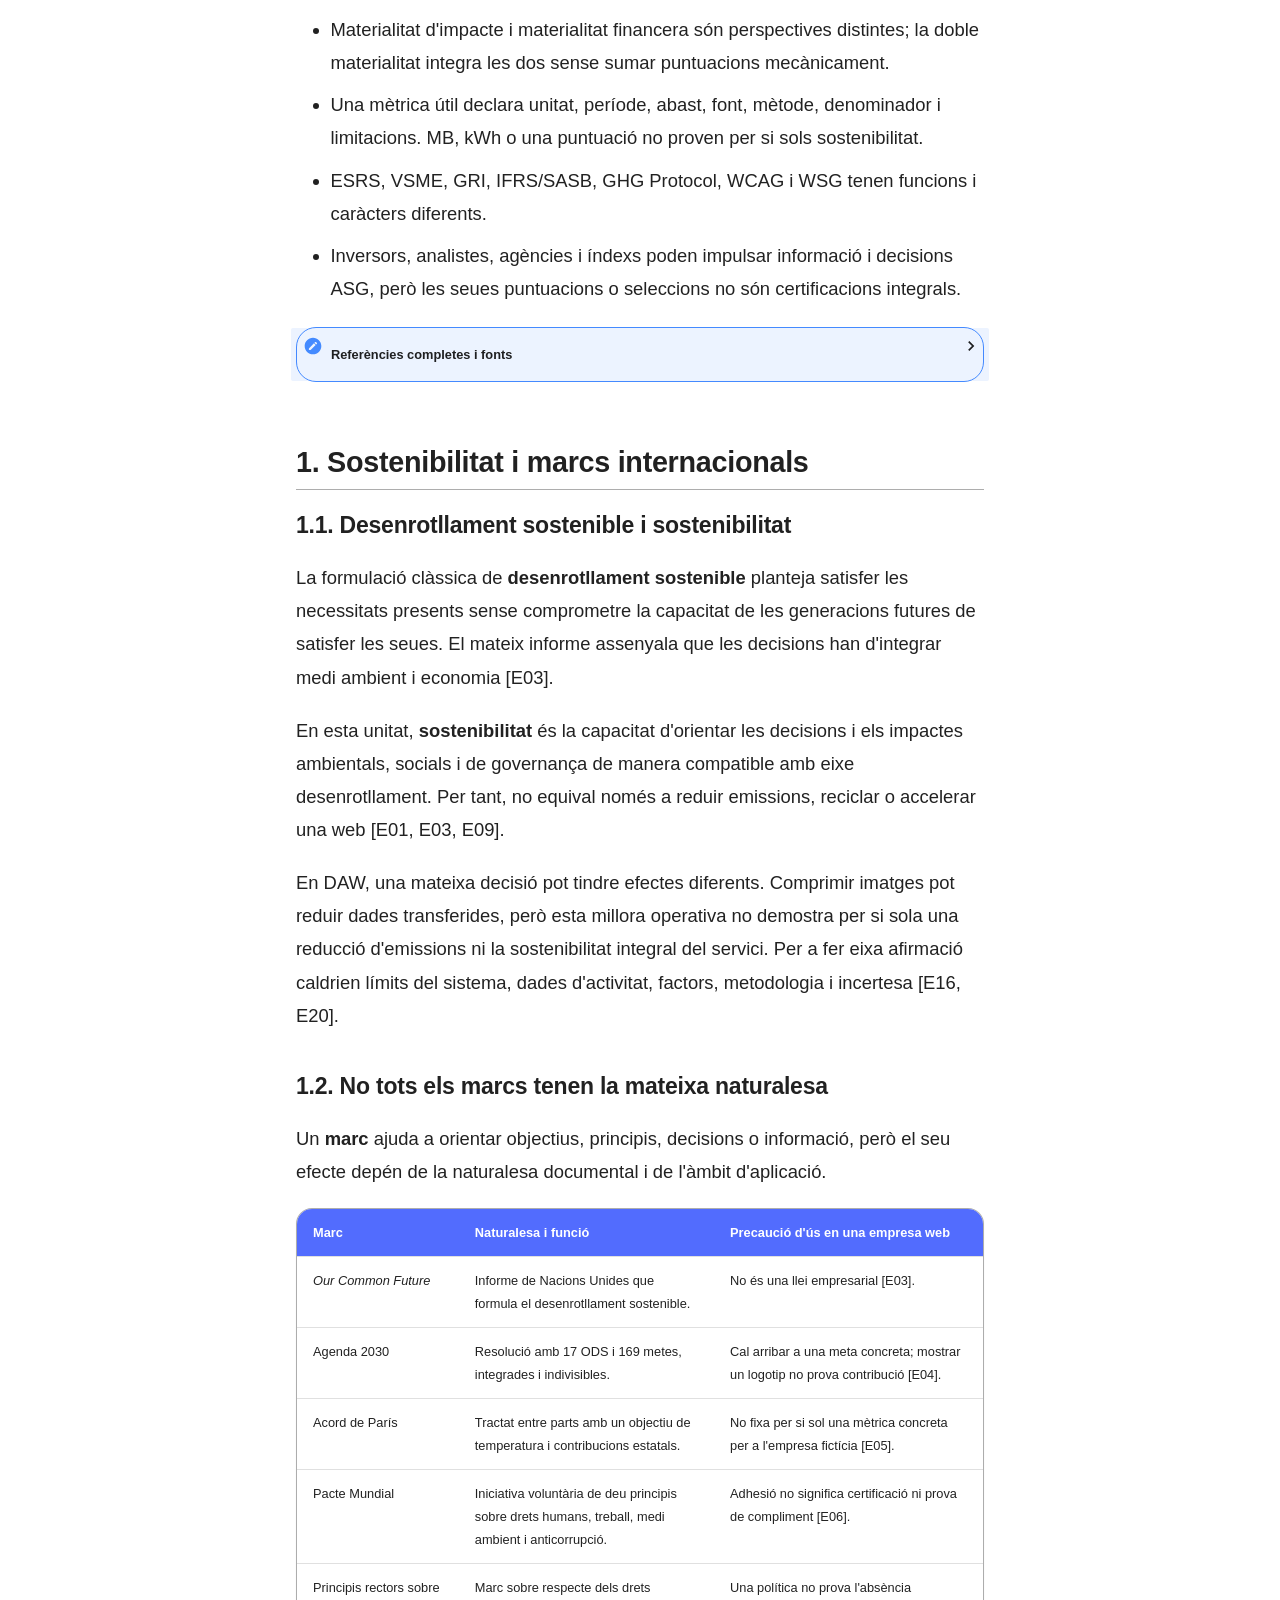
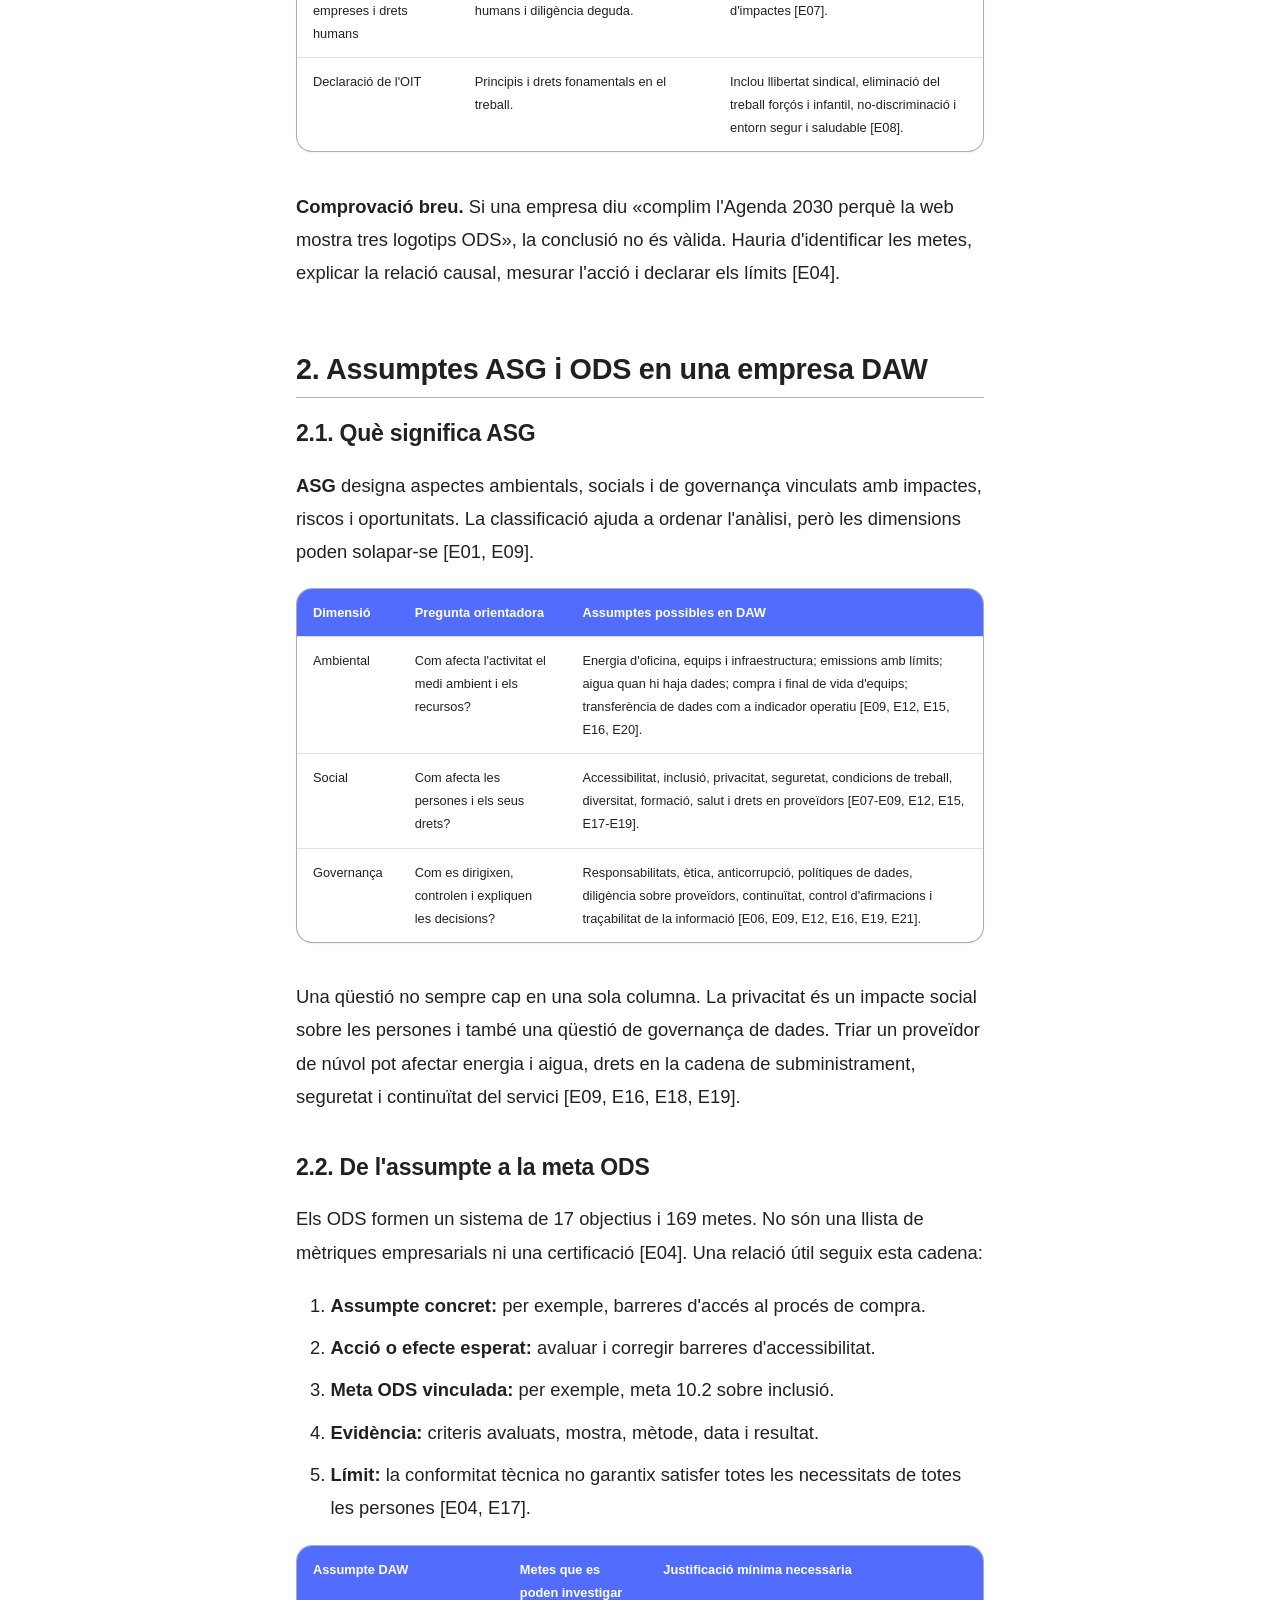
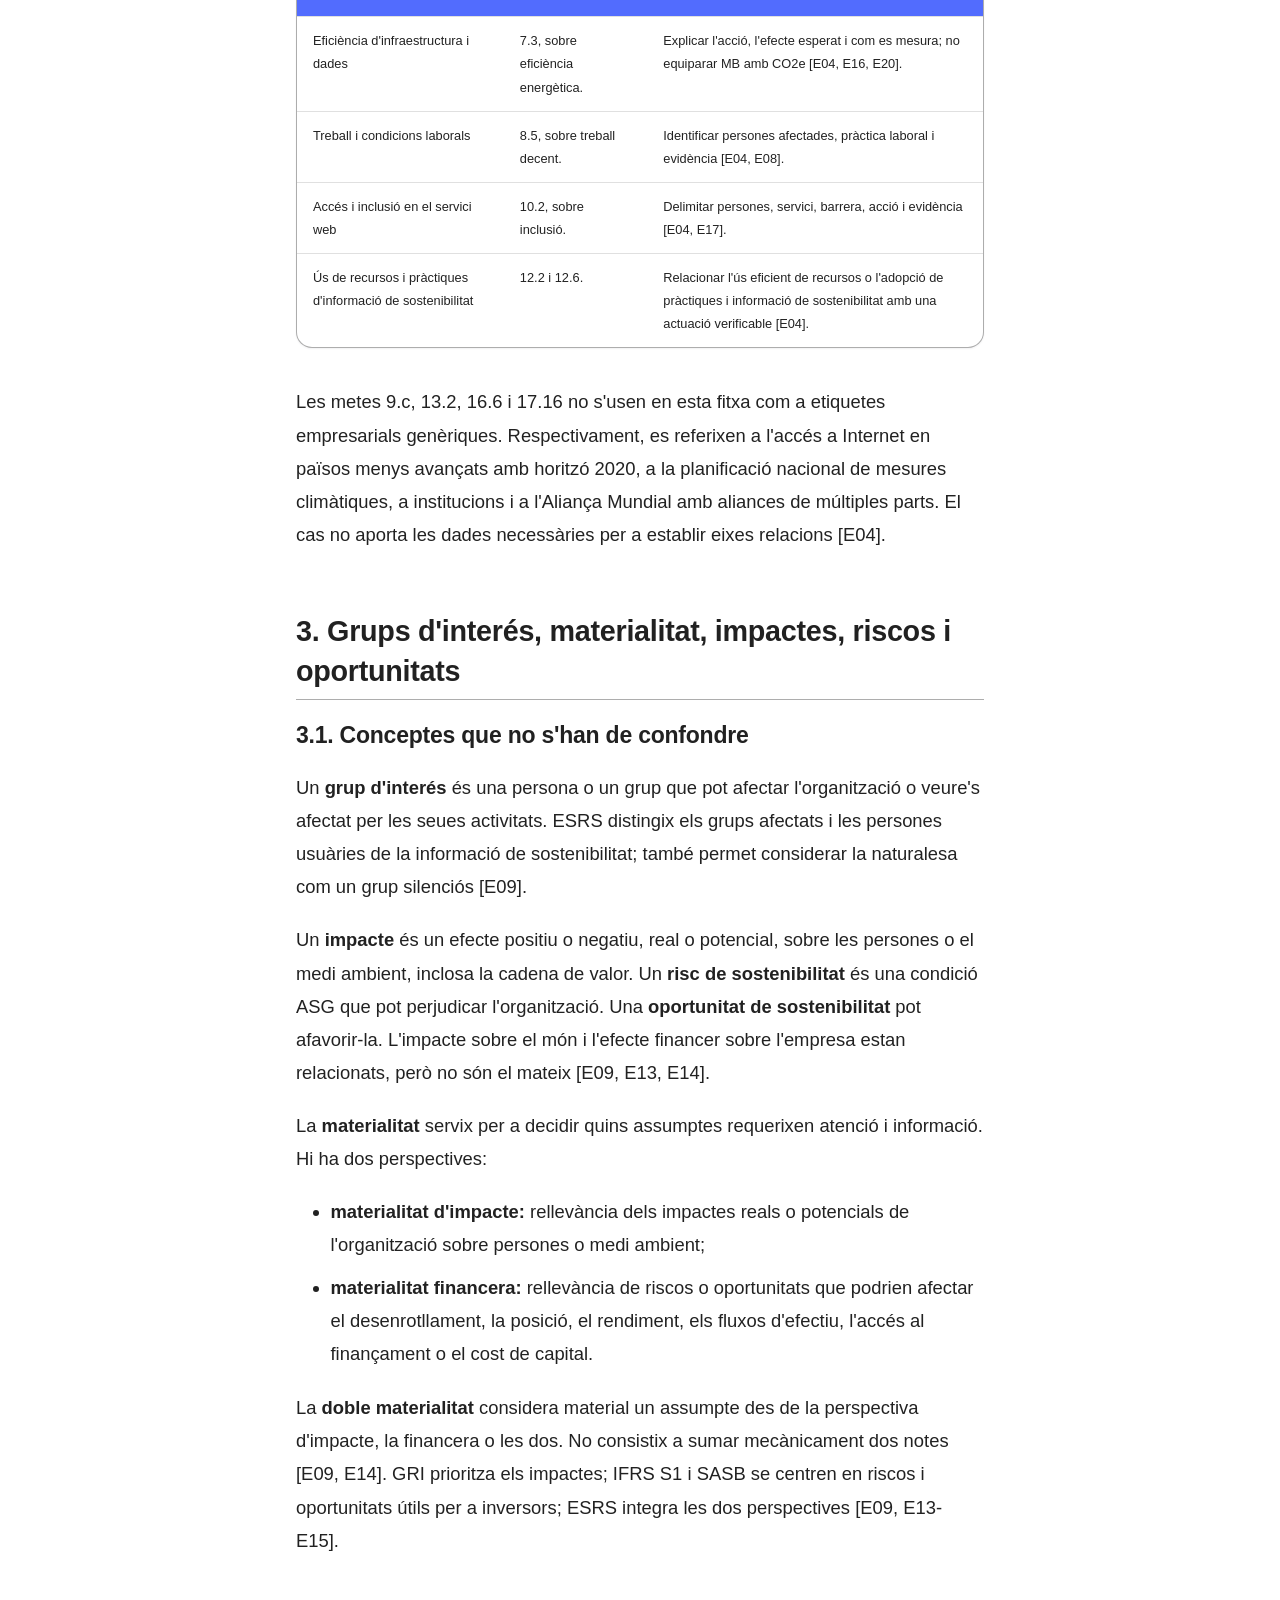
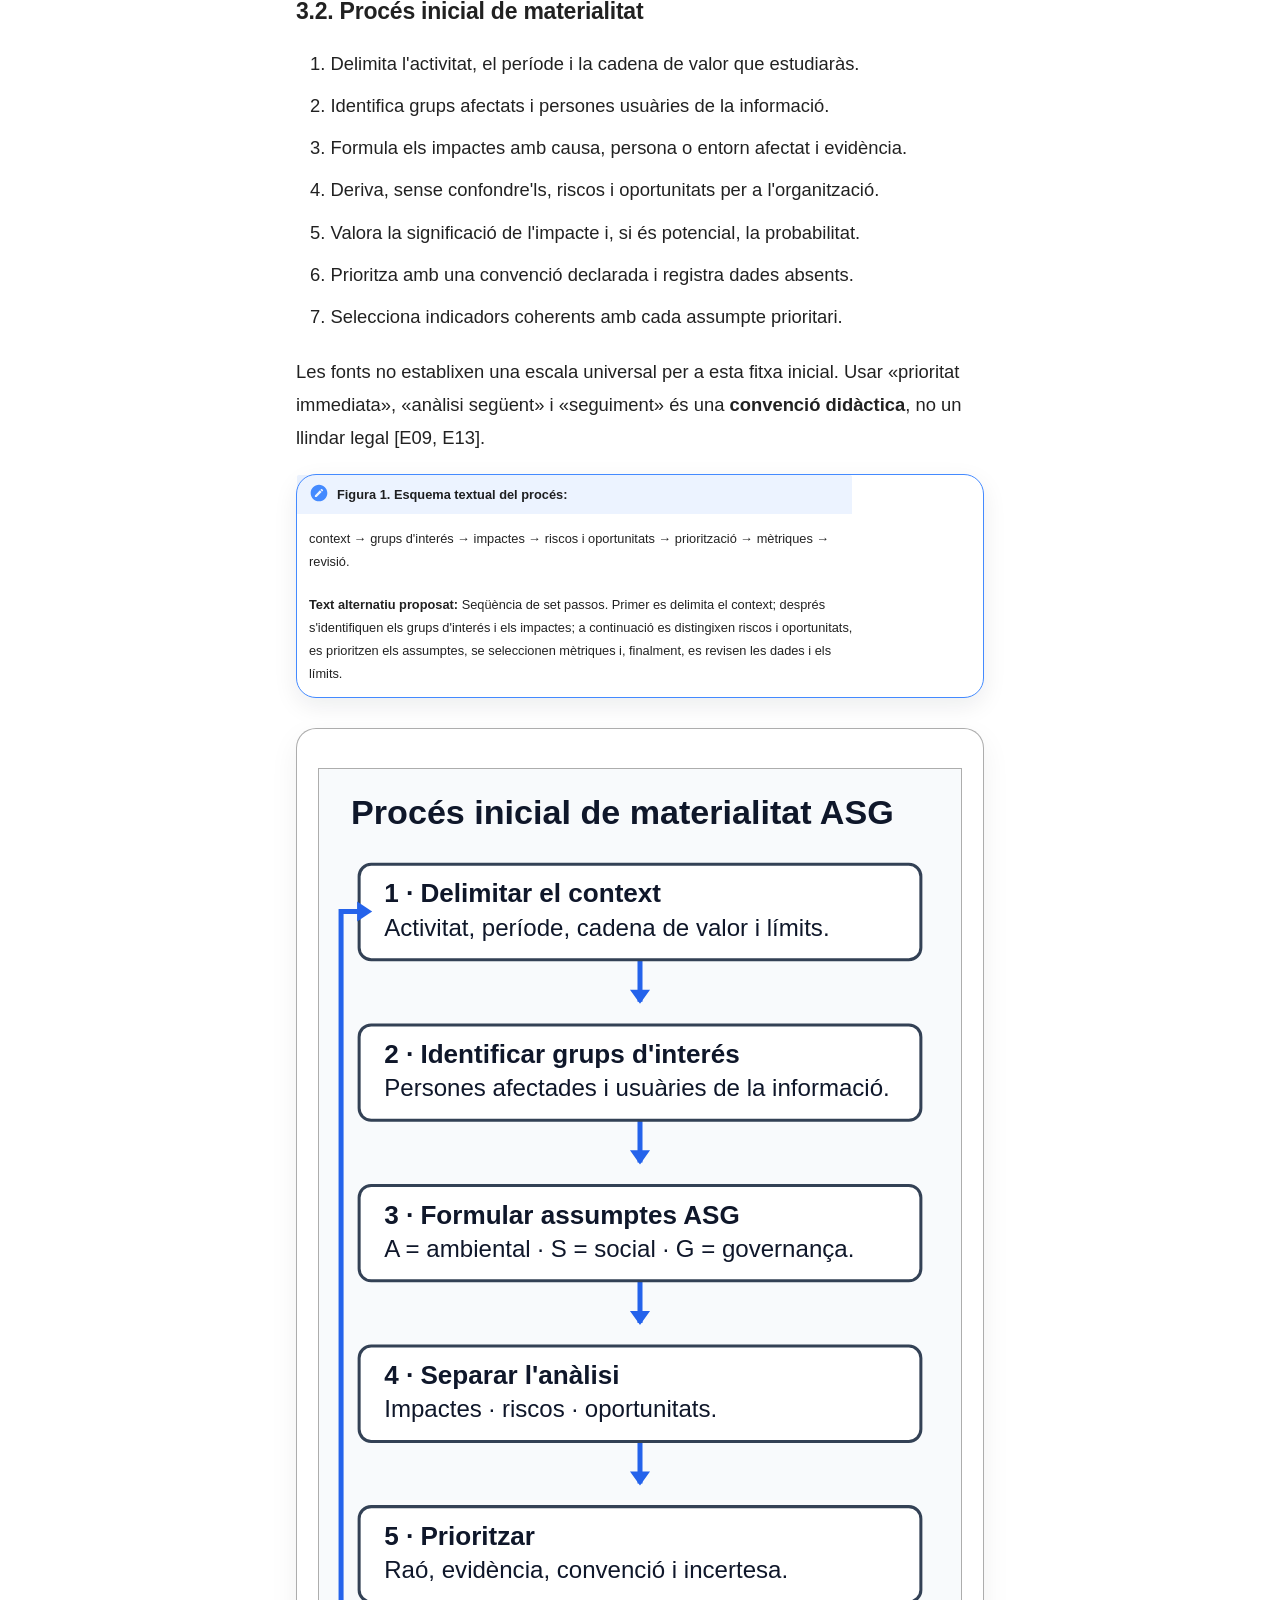
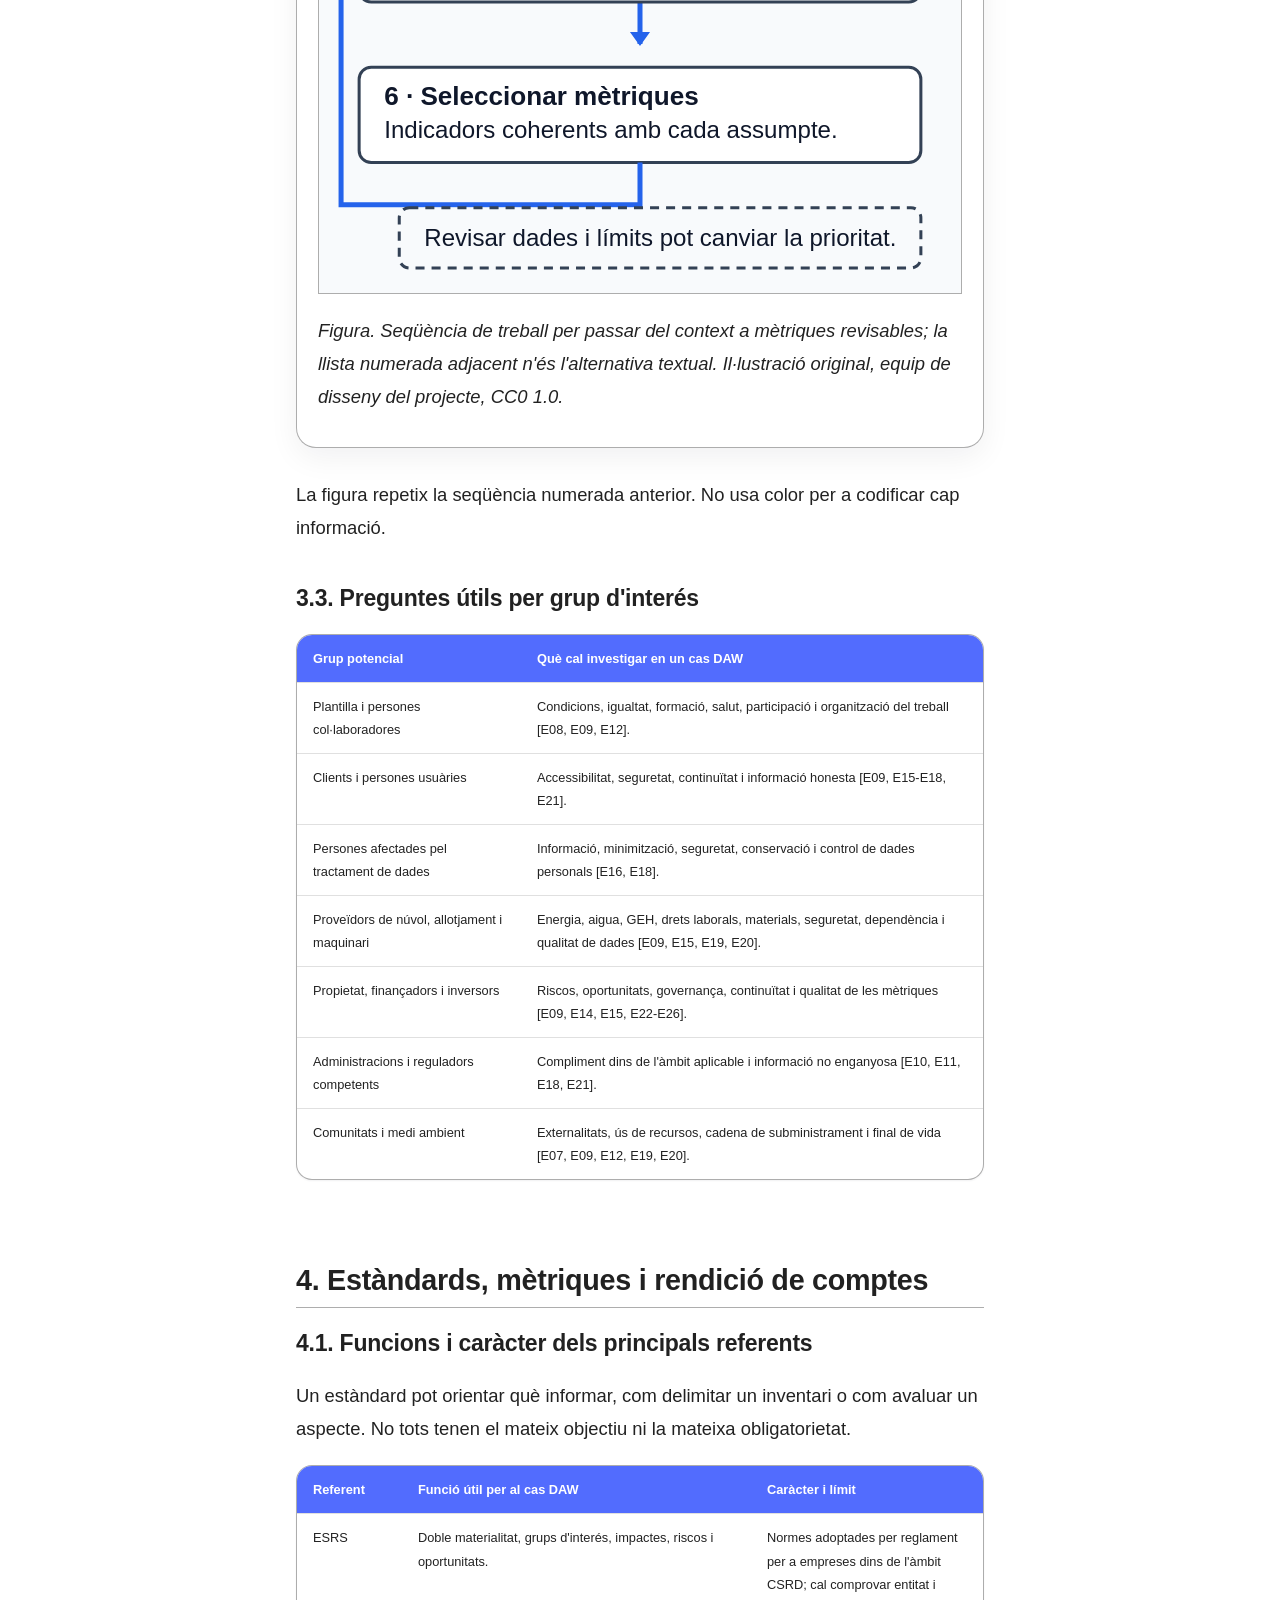
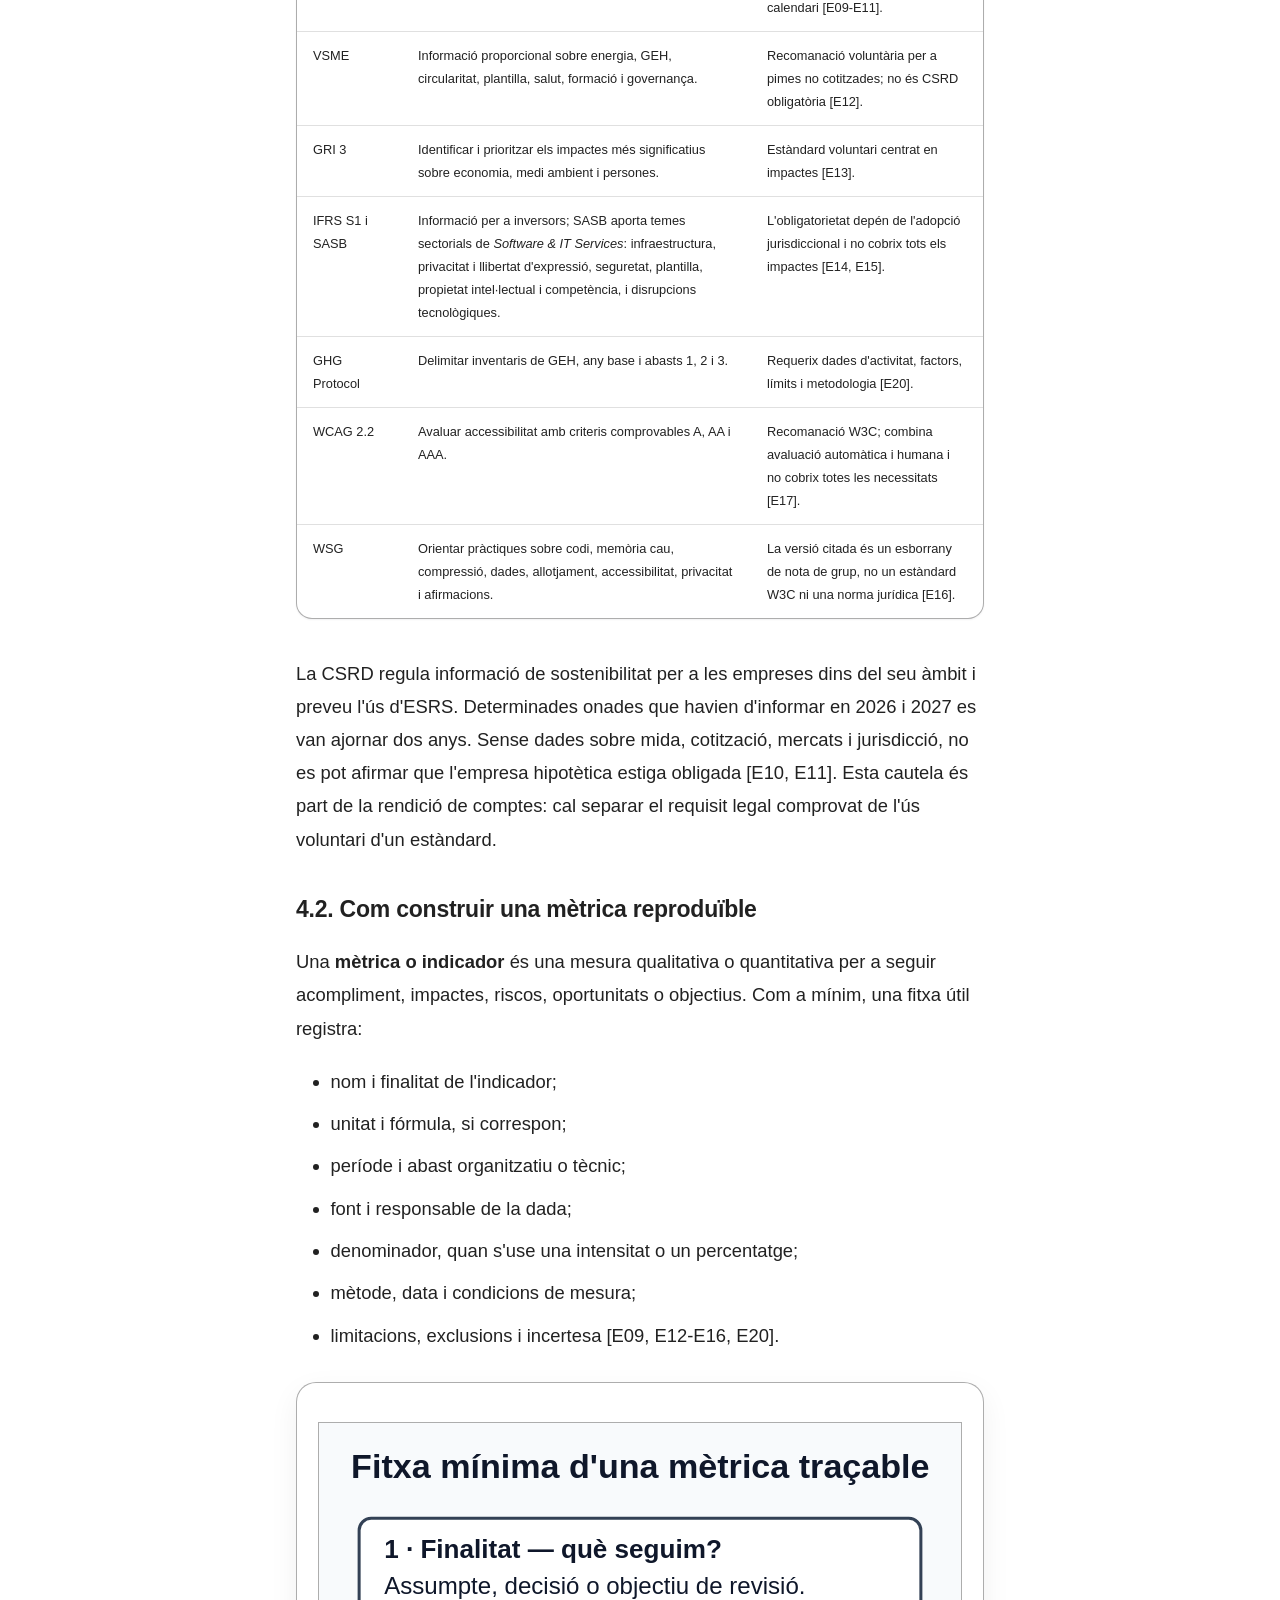
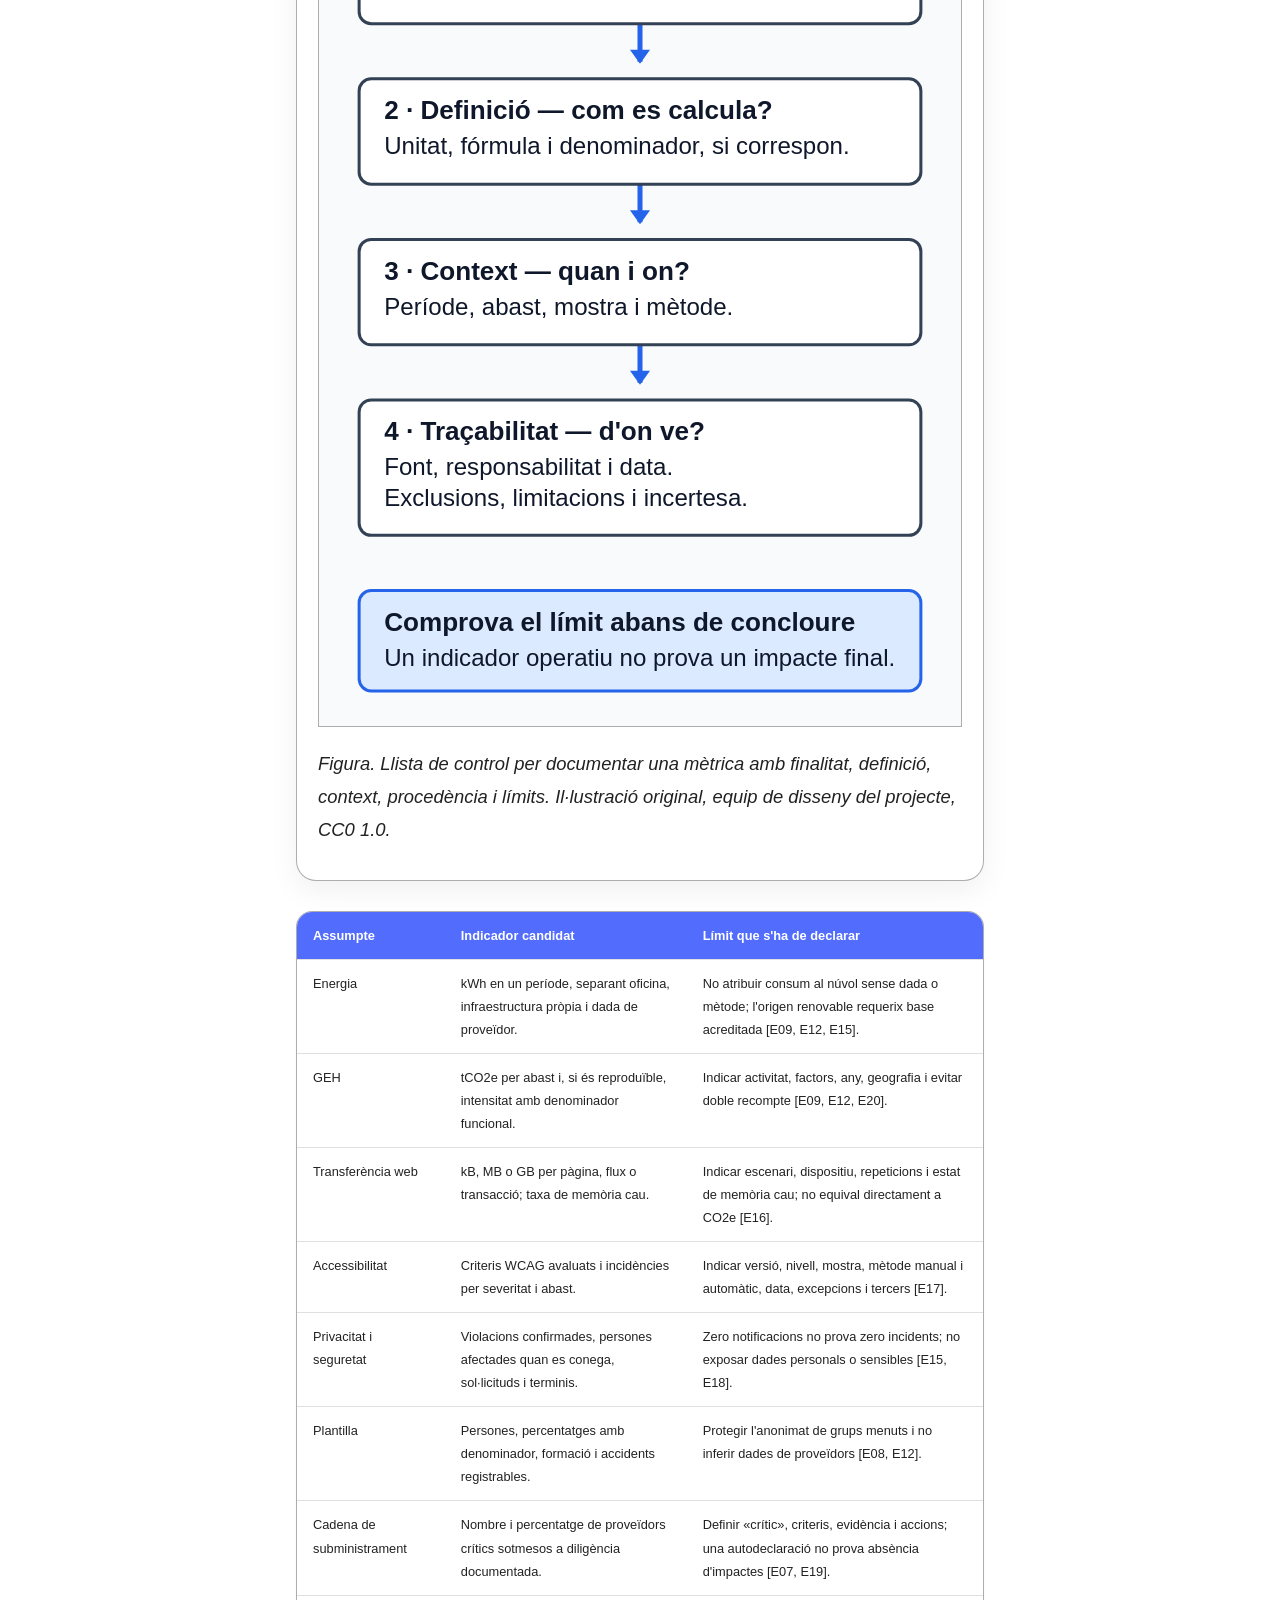
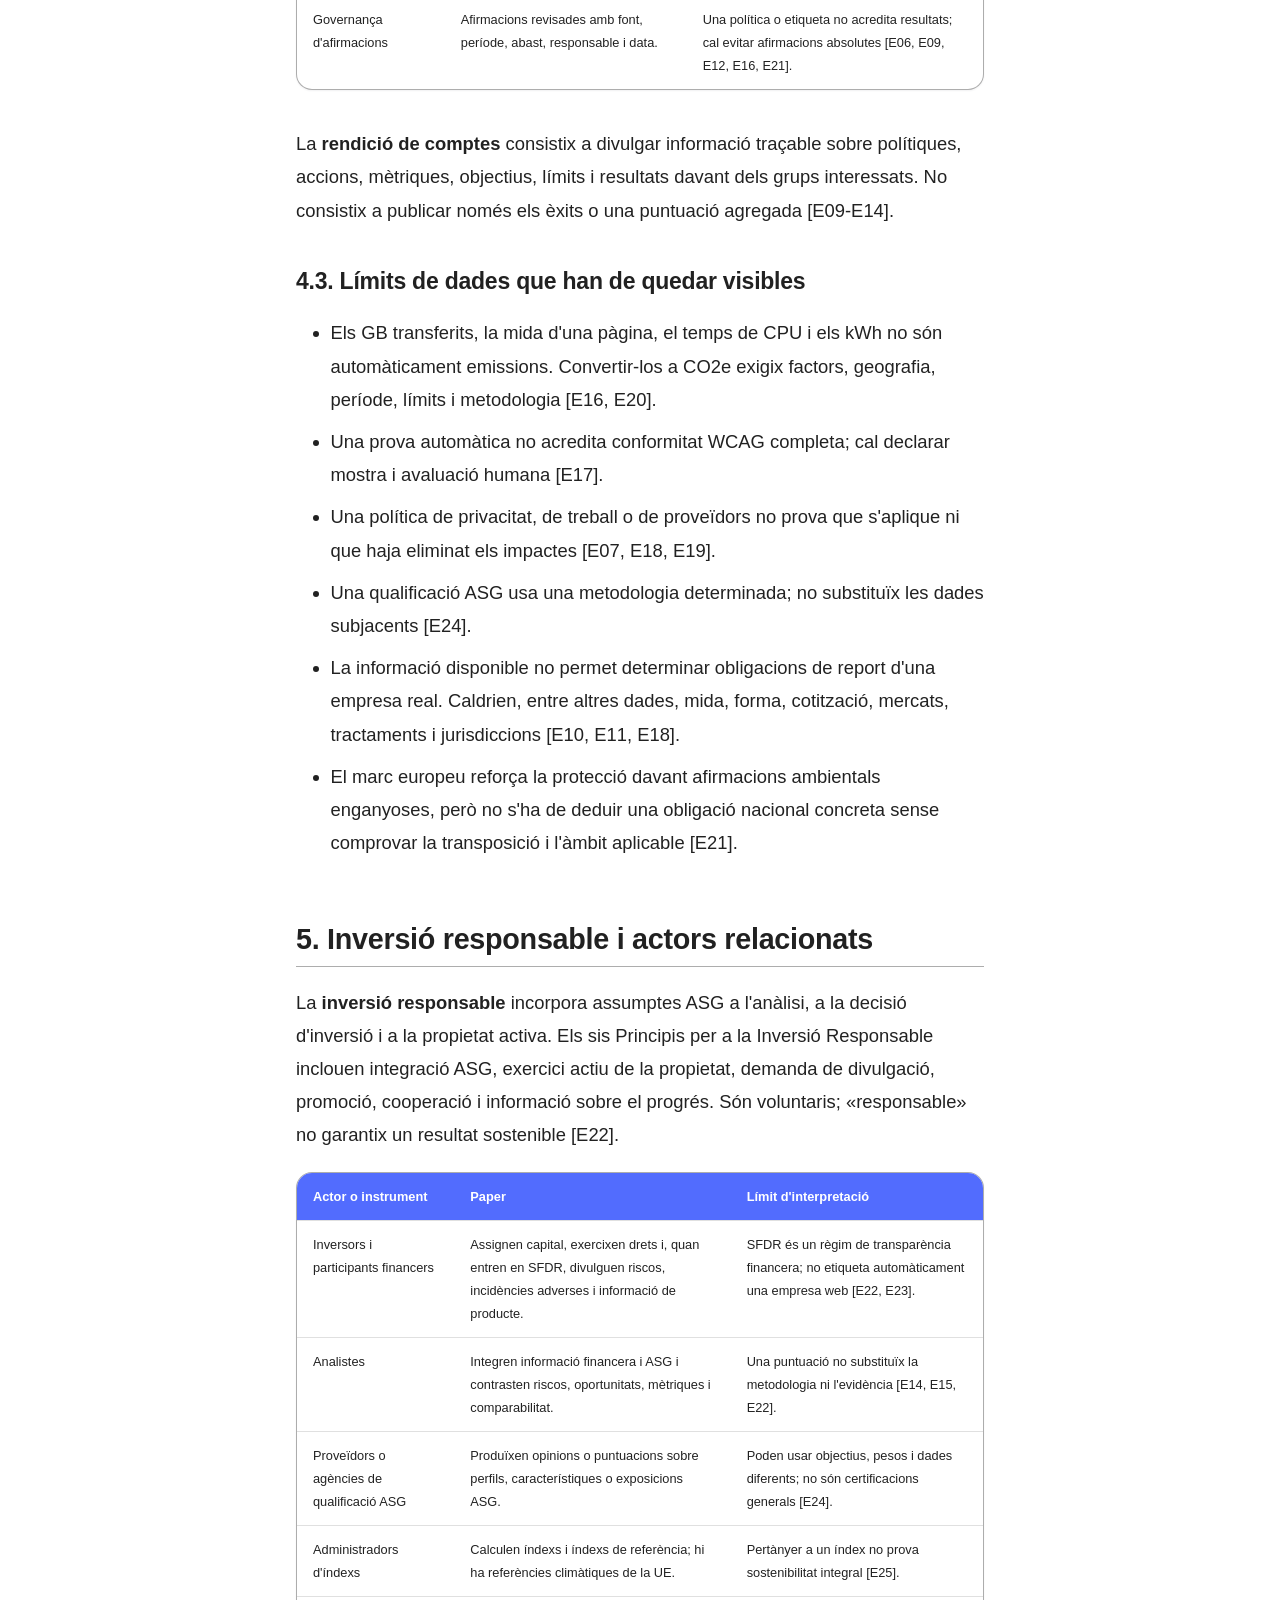
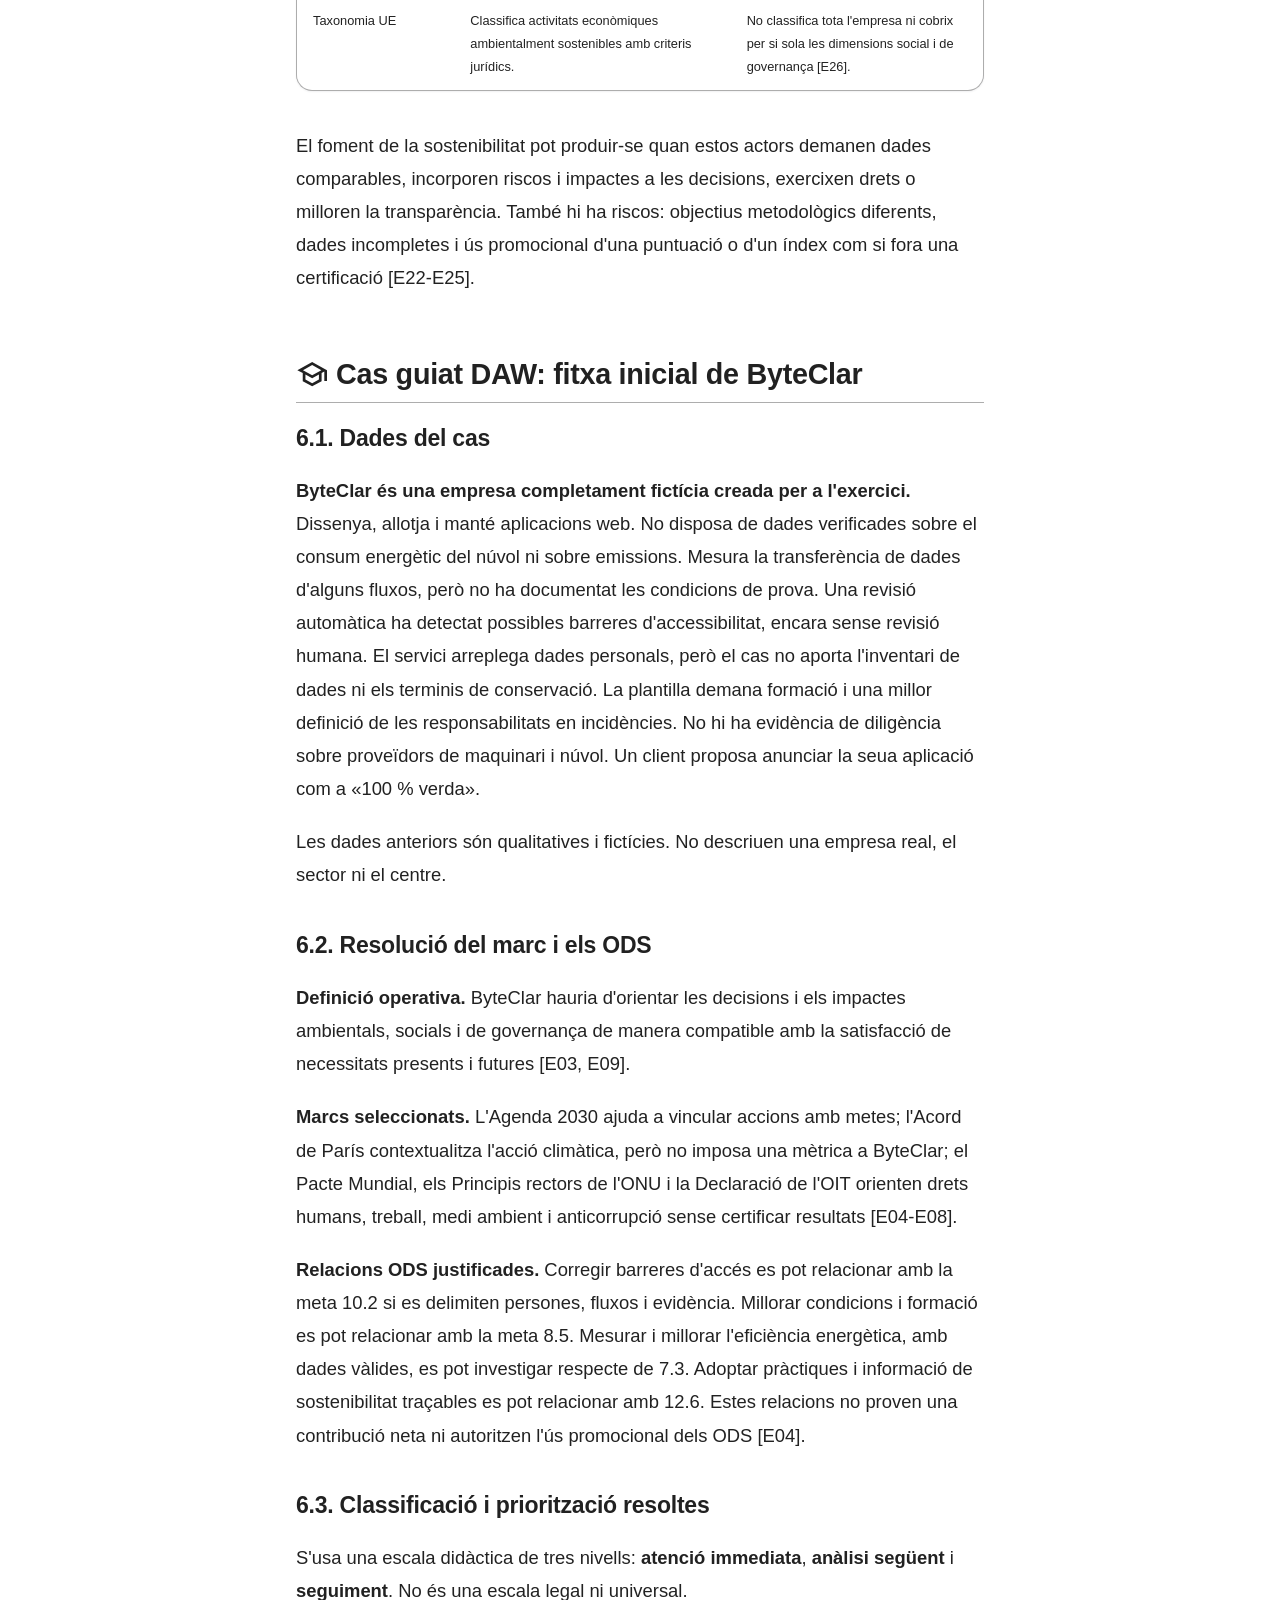
<file: site/unitats/u01/index.html>
<!doctype html>
<html lang="ca" class="no-js">
  <head>
    
      <meta charset="utf-8">
      <meta name="viewport" content="width=device-width,initial-scale=1">
      
        <meta name="description" content="Materials publicables del mòdul 1708 per a CFGS DAW">
      
      
        <meta name="author" content="Sostenibilitat DAW">
      
      
        <link rel="canonical" href="https://fermasdo.github.io/Apunts_Sostenibilitat/unitats/u01/">
      
      
        <link rel="prev" href="../../guia-modul/">
      
      
        <link rel="next" href="../u02/">
      
      
      <link rel="icon" href="../../assets/images/favicon.png">
      <meta name="generator" content="mkdocs-1.6.1, mkdocs-material-9.6.23">
    
    
      
        <title>U01 · La sostenibilitat en les organitzacions - Sostenibilitat aplicada al sistema productiu</title>
      
    
    
      <link rel="stylesheet" href="../../assets/stylesheets/main.84d31ad4.min.css">
      
      


    
    
      
    
    
      
    
    
      <link rel="stylesheet" href="../../assets/estils-publicacio.css">
    
    <script>__md_scope=new URL("../..",location),__md_hash=e=>[...e].reduce(((e,_)=>(e<<5)-e+_.charCodeAt(0)),0),__md_get=(e,_=localStorage,t=__md_scope)=>JSON.parse(_.getItem(t.pathname+"."+e)),__md_set=(e,_,t=localStorage,a=__md_scope)=>{try{t.setItem(a.pathname+"."+e,JSON.stringify(_))}catch(e){}}</script>
    
      

    
    
    
  </head>
  
  
    <body dir="ltr">
  
    
    <input class="md-toggle" data-md-toggle="drawer" type="checkbox" id="__drawer" autocomplete="off">
    <input class="md-toggle" data-md-toggle="search" type="checkbox" id="__search" autocomplete="off">
    <label class="md-overlay" for="__drawer"></label>
    <div data-md-component="skip">
      
        
        <a href="#com-treballar-esta-unitat" class="md-skip">
          Salta el contingut
        </a>
      
    </div>
    <div data-md-component="announce">
      
    </div>
    
    
      

  

<header class="md-header md-header--shadow" data-md-component="header">
  <nav class="md-header__inner md-grid" aria-label="Capçalera">
    <a href="../.." title="Sostenibilitat aplicada al sistema productiu" class="md-header__button md-logo" aria-label="Sostenibilitat aplicada al sistema productiu" data-md-component="logo">
      
  
  <svg xmlns="http://www.w3.org/2000/svg" viewBox="0 0 24 24"><path d="M12 8a3 3 0 0 0 3-3 3 3 0 0 0-3-3 3 3 0 0 0-3 3 3 3 0 0 0 3 3m0 3.54C9.64 9.35 6.5 8 3 8v11c3.5 0 6.64 1.35 9 3.54 2.36-2.19 5.5-3.54 9-3.54V8c-3.5 0-6.64 1.35-9 3.54"/></svg>

    </a>
    <label class="md-header__button md-icon" for="__drawer">
      
      <svg xmlns="http://www.w3.org/2000/svg" viewBox="0 0 24 24"><path d="M3 6h18v2H3zm0 5h18v2H3zm0 5h18v2H3z"/></svg>
    </label>
    <div class="md-header__title" data-md-component="header-title">
      <div class="md-header__ellipsis">
        <div class="md-header__topic">
          <span class="md-ellipsis">
            Sostenibilitat aplicada al sistema productiu
          </span>
        </div>
        <div class="md-header__topic" data-md-component="header-topic">
          <span class="md-ellipsis">
            
              U01 · La sostenibilitat en les organitzacions
            
          </span>
        </div>
      </div>
    </div>
    
    
      <script>var palette=__md_get("__palette");if(palette&&palette.color){if("(prefers-color-scheme)"===palette.color.media){var media=matchMedia("(prefers-color-scheme: light)"),input=document.querySelector(media.matches?"[data-md-color-media='(prefers-color-scheme: light)']":"[data-md-color-media='(prefers-color-scheme: dark)']");palette.color.media=input.getAttribute("data-md-color-media"),palette.color.scheme=input.getAttribute("data-md-color-scheme"),palette.color.primary=input.getAttribute("data-md-color-primary"),palette.color.accent=input.getAttribute("data-md-color-accent")}for(var[key,value]of Object.entries(palette.color))document.body.setAttribute("data-md-color-"+key,value)}</script>
    
    
    
      
      
        <label class="md-header__button md-icon" for="__search">
          
          <svg xmlns="http://www.w3.org/2000/svg" viewBox="0 0 24 24"><path d="M9.5 3A6.5 6.5 0 0 1 16 9.5c0 1.61-.59 3.09-1.56 4.23l.27.27h.79l5 5-1.5 1.5-5-5v-.79l-.27-.27A6.52 6.52 0 0 1 9.5 16 6.5 6.5 0 0 1 3 9.5 6.5 6.5 0 0 1 9.5 3m0 2C7 5 5 7 5 9.5S7 14 9.5 14 14 12 14 9.5 12 5 9.5 5"/></svg>
        </label>
        <div class="md-search" data-md-component="search" role="dialog">
  <label class="md-search__overlay" for="__search"></label>
  <div class="md-search__inner" role="search">
    <form class="md-search__form" name="search">
      <input type="text" class="md-search__input" name="query" aria-label="Cerca" placeholder="Cerca" autocapitalize="off" autocorrect="off" autocomplete="off" spellcheck="false" data-md-component="search-query" required>
      <label class="md-search__icon md-icon" for="__search">
        
        <svg xmlns="http://www.w3.org/2000/svg" viewBox="0 0 24 24"><path d="M9.5 3A6.5 6.5 0 0 1 16 9.5c0 1.61-.59 3.09-1.56 4.23l.27.27h.79l5 5-1.5 1.5-5-5v-.79l-.27-.27A6.52 6.52 0 0 1 9.5 16 6.5 6.5 0 0 1 3 9.5 6.5 6.5 0 0 1 9.5 3m0 2C7 5 5 7 5 9.5S7 14 9.5 14 14 12 14 9.5 12 5 9.5 5"/></svg>
        
        <svg xmlns="http://www.w3.org/2000/svg" viewBox="0 0 24 24"><path d="M20 11v2H8l5.5 5.5-1.42 1.42L4.16 12l7.92-7.92L13.5 5.5 8 11z"/></svg>
      </label>
      <nav class="md-search__options" aria-label="Cerca">
        
        <button type="reset" class="md-search__icon md-icon" title="Neteja" aria-label="Neteja" tabindex="-1">
          
          <svg xmlns="http://www.w3.org/2000/svg" viewBox="0 0 24 24"><path d="M19 6.41 17.59 5 12 10.59 6.41 5 5 6.41 10.59 12 5 17.59 6.41 19 12 13.41 17.59 19 19 17.59 13.41 12z"/></svg>
        </button>
      </nav>
      
    </form>
    <div class="md-search__output">
      <div class="md-search__scrollwrap" tabindex="0" data-md-scrollfix>
        <div class="md-search-result" data-md-component="search-result">
          <div class="md-search-result__meta">
            Inicialitzant cerca
          </div>
          <ol class="md-search-result__list" role="presentation"></ol>
        </div>
      </div>
    </div>
  </div>
</div>
      
    
    
  </nav>
  
</header>
    
    <div class="md-container" data-md-component="container">
      
      
        
          
        
      
      <main class="md-main" data-md-component="main">
        <div class="md-main__inner md-grid">
          
            
              
              <div class="md-sidebar md-sidebar--primary" data-md-component="sidebar" data-md-type="navigation" >
                <div class="md-sidebar__scrollwrap">
                  <div class="md-sidebar__inner">
                    



<nav class="md-nav md-nav--primary" aria-label="Navegació" data-md-level="0">
  <label class="md-nav__title" for="__drawer">
    <a href="../.." title="Sostenibilitat aplicada al sistema productiu" class="md-nav__button md-logo" aria-label="Sostenibilitat aplicada al sistema productiu" data-md-component="logo">
      
  
  <svg xmlns="http://www.w3.org/2000/svg" viewBox="0 0 24 24"><path d="M12 8a3 3 0 0 0 3-3 3 3 0 0 0-3-3 3 3 0 0 0-3 3 3 3 0 0 0 3 3m0 3.54C9.64 9.35 6.5 8 3 8v11c3.5 0 6.64 1.35 9 3.54 2.36-2.19 5.5-3.54 9-3.54V8c-3.5 0-6.64 1.35-9 3.54"/></svg>

    </a>
    Sostenibilitat aplicada al sistema productiu
  </label>
  
  <ul class="md-nav__list" data-md-scrollfix>
    
      
      
  
  
  
  
    <li class="md-nav__item">
      <a href="../.." class="md-nav__link">
        
  
  
  <span class="md-ellipsis">
    Portada
    
  </span>
  

      </a>
    </li>
  

    
      
      
  
  
  
  
    <li class="md-nav__item">
      <a href="../../guia-modul/" class="md-nav__link">
        
  
  
  <span class="md-ellipsis">
    Guia del mòdul
    
  </span>
  

      </a>
    </li>
  

    
      
      
  
  
    
  
  
  
    
    
    
    
      
        
        
      
    
    
    <li class="md-nav__item md-nav__item--active md-nav__item--section md-nav__item--nested">
      
        
        
        <input class="md-nav__toggle md-toggle " type="checkbox" id="__nav_3" checked>
        
          
          <label class="md-nav__link" for="__nav_3" id="__nav_3_label" tabindex="">
            
  
  
  <span class="md-ellipsis">
    Unitats
    
  </span>
  

            <span class="md-nav__icon md-icon"></span>
          </label>
        
        <nav class="md-nav" data-md-level="1" aria-labelledby="__nav_3_label" aria-expanded="true">
          <label class="md-nav__title" for="__nav_3">
            <span class="md-nav__icon md-icon"></span>
            Unitats
          </label>
          <ul class="md-nav__list" data-md-scrollfix>
            
              
                
  
  
    
  
  
  
    <li class="md-nav__item md-nav__item--active">
      
      <input class="md-nav__toggle md-toggle" type="checkbox" id="__toc">
      
      
      
        <label class="md-nav__link md-nav__link--active" for="__toc">
          
  
  
  <span class="md-ellipsis">
    U01 · La sostenibilitat en les organitzacions
    
  </span>
  

          <span class="md-nav__icon md-icon"></span>
        </label>
      
      <a href="./" class="md-nav__link md-nav__link--active">
        
  
  
  <span class="md-ellipsis">
    U01 · La sostenibilitat en les organitzacions
    
  </span>
  

      </a>
      
        

<nav class="md-nav md-nav--secondary" aria-label="Taula de continguts">
  
  
  
  
    <label class="md-nav__title" for="__toc">
      <span class="md-nav__icon md-icon"></span>
      Taula de continguts
    </label>
    <ul class="md-nav__list" data-md-component="toc" data-md-scrollfix>
      
        <li class="md-nav__item">
  <a href="#com-treballar-esta-unitat" class="md-nav__link">
    <span class="md-ellipsis">
      Com treballar esta unitat
    </span>
  </a>
  
</li>
      
        <li class="md-nav__item">
  <a href="#resum" class="md-nav__link">
    <span class="md-ellipsis">
      Resum
    </span>
  </a>
  
    <nav class="md-nav" aria-label="Resum">
      <ul class="md-nav__list">
        
          <li class="md-nav__item">
  <a href="#referencies" class="md-nav__link">
    <span class="md-ellipsis">
      Referències
    </span>
  </a>
  
</li>
        
          <li class="md-nav__item">
  <a href="#glossari" class="md-nav__link">
    <span class="md-ellipsis">
      Glossari
    </span>
  </a>
  
</li>
        
          <li class="md-nav__item">
  <a href="#solucionari-raonat" class="md-nav__link">
    <span class="md-ellipsis">
      Solucionari raonat
    </span>
  </a>
  
</li>
        
          <li class="md-nav__item">
  <a href="#orientacio" class="md-nav__link">
    <span class="md-ellipsis">
      Orientació
    </span>
  </a>
  
</li>
        
          <li class="md-nav__item">
  <a href="#proposit-i-producte-final" class="md-nav__link">
    <span class="md-ellipsis">
      Propòsit i producte final
    </span>
  </a>
  
</li>
        
          <li class="md-nav__item">
  <a href="#prerequisits" class="md-nav__link">
    <span class="md-ellipsis">
      Prerequisits
    </span>
  </a>
  
</li>
        
          <li class="md-nav__item">
  <a href="#itinerari-i-temps-estimat" class="md-nav__link">
    <span class="md-ellipsis">
      Itinerari i temps estimat
    </span>
  </a>
  
</li>
        
          <li class="md-nav__item">
  <a href="#com-treballar-de-manera-autonoma" class="md-nav__link">
    <span class="md-ellipsis">
      Com treballar de manera autònoma
    </span>
  </a>
  
</li>
        
          <li class="md-nav__item">
  <a href="#resultats-i-criteris-treballats" class="md-nav__link">
    <span class="md-ellipsis">
      Resultats i criteris treballats
    </span>
  </a>
  
</li>
        
          <li class="md-nav__item">
  <a href="#mapa-de-tracabilitat" class="md-nav__link">
    <span class="md-ellipsis">
      Mapa de traçabilitat
    </span>
  </a>
  
</li>
        
      </ul>
    </nav>
  
</li>
      
        <li class="md-nav__item">
  <a href="#1-sostenibilitat-i-marcs-internacionals" class="md-nav__link">
    <span class="md-ellipsis">
      1. Sostenibilitat i marcs internacionals
    </span>
  </a>
  
    <nav class="md-nav" aria-label="1. Sostenibilitat i marcs internacionals">
      <ul class="md-nav__list">
        
          <li class="md-nav__item">
  <a href="#11-desenrotllament-sostenible-i-sostenibilitat" class="md-nav__link">
    <span class="md-ellipsis">
      1.1. Desenrotllament sostenible i sostenibilitat
    </span>
  </a>
  
</li>
        
          <li class="md-nav__item">
  <a href="#12-no-tots-els-marcs-tenen-la-mateixa-naturalesa" class="md-nav__link">
    <span class="md-ellipsis">
      1.2. No tots els marcs tenen la mateixa naturalesa
    </span>
  </a>
  
</li>
        
      </ul>
    </nav>
  
</li>
      
        <li class="md-nav__item">
  <a href="#2-assumptes-asg-i-ods-en-una-empresa-daw" class="md-nav__link">
    <span class="md-ellipsis">
      2. Assumptes ASG i ODS en una empresa DAW
    </span>
  </a>
  
    <nav class="md-nav" aria-label="2. Assumptes ASG i ODS en una empresa DAW">
      <ul class="md-nav__list">
        
          <li class="md-nav__item">
  <a href="#21-que-significa-asg" class="md-nav__link">
    <span class="md-ellipsis">
      2.1. Què significa ASG
    </span>
  </a>
  
</li>
        
          <li class="md-nav__item">
  <a href="#22-de-lassumpte-a-la-meta-ods" class="md-nav__link">
    <span class="md-ellipsis">
      2.2. De l'assumpte a la meta ODS
    </span>
  </a>
  
</li>
        
      </ul>
    </nav>
  
</li>
      
        <li class="md-nav__item">
  <a href="#3-grups-dinteres-materialitat-impactes-riscos-i-oportunitats" class="md-nav__link">
    <span class="md-ellipsis">
      3. Grups d'interés, materialitat, impactes, riscos i oportunitats
    </span>
  </a>
  
    <nav class="md-nav" aria-label="3. Grups d&#39;interés, materialitat, impactes, riscos i oportunitats">
      <ul class="md-nav__list">
        
          <li class="md-nav__item">
  <a href="#31-conceptes-que-no-shan-de-confondre" class="md-nav__link">
    <span class="md-ellipsis">
      3.1. Conceptes que no s'han de confondre
    </span>
  </a>
  
</li>
        
          <li class="md-nav__item">
  <a href="#32-proces-inicial-de-materialitat" class="md-nav__link">
    <span class="md-ellipsis">
      3.2. Procés inicial de materialitat
    </span>
  </a>
  
</li>
        
          <li class="md-nav__item">
  <a href="#33-preguntes-utils-per-grup-dinteres" class="md-nav__link">
    <span class="md-ellipsis">
      3.3. Preguntes útils per grup d'interés
    </span>
  </a>
  
</li>
        
      </ul>
    </nav>
  
</li>
      
        <li class="md-nav__item">
  <a href="#4-estandards-metriques-i-rendicio-de-comptes" class="md-nav__link">
    <span class="md-ellipsis">
      4. Estàndards, mètriques i rendició de comptes
    </span>
  </a>
  
    <nav class="md-nav" aria-label="4. Estàndards, mètriques i rendició de comptes">
      <ul class="md-nav__list">
        
          <li class="md-nav__item">
  <a href="#41-funcions-i-caracter-dels-principals-referents" class="md-nav__link">
    <span class="md-ellipsis">
      4.1. Funcions i caràcter dels principals referents
    </span>
  </a>
  
</li>
        
          <li class="md-nav__item">
  <a href="#42-com-construir-una-metrica-reproduible" class="md-nav__link">
    <span class="md-ellipsis">
      4.2. Com construir una mètrica reproduïble
    </span>
  </a>
  
</li>
        
          <li class="md-nav__item">
  <a href="#43-limits-de-dades-que-han-de-quedar-visibles" class="md-nav__link">
    <span class="md-ellipsis">
      4.3. Límits de dades que han de quedar visibles
    </span>
  </a>
  
</li>
        
      </ul>
    </nav>
  
</li>
      
        <li class="md-nav__item">
  <a href="#5-inversio-responsable-i-actors-relacionats" class="md-nav__link">
    <span class="md-ellipsis">
      5. Inversió responsable i actors relacionats
    </span>
  </a>
  
</li>
      
        <li class="md-nav__item">
  <a href="#cas-guiat-daw-fitxa-inicial-de-byteclar" class="md-nav__link">
    <span class="md-ellipsis">
      Cas guiat DAW: fitxa inicial de ByteClar
    </span>
  </a>
  
    <nav class="md-nav" aria-label="Cas guiat DAW: fitxa inicial de ByteClar">
      <ul class="md-nav__list">
        
          <li class="md-nav__item">
  <a href="#61-dades-del-cas" class="md-nav__link">
    <span class="md-ellipsis">
      6.1. Dades del cas
    </span>
  </a>
  
</li>
        
          <li class="md-nav__item">
  <a href="#62-resolucio-del-marc-i-els-ods" class="md-nav__link">
    <span class="md-ellipsis">
      6.2. Resolució del marc i els ODS
    </span>
  </a>
  
</li>
        
          <li class="md-nav__item">
  <a href="#63-classificacio-i-prioritzacio-resoltes" class="md-nav__link">
    <span class="md-ellipsis">
      6.3. Classificació i priorització resoltes
    </span>
  </a>
  
</li>
        
          <li class="md-nav__item">
  <a href="#64-metriques-proposades" class="md-nav__link">
    <span class="md-ellipsis">
      6.4. Mètriques proposades
    </span>
  </a>
  
</li>
        
          <li class="md-nav__item">
  <a href="#65-paper-de-la-inversio-responsable-en-el-cas" class="md-nav__link">
    <span class="md-ellipsis">
      6.5. Paper de la inversió responsable en el cas
    </span>
  </a>
  
</li>
        
      </ul>
    </nav>
  
</li>
      
        <li class="md-nav__item">
  <a href="#activitats-daprenentatge" class="md-nav__link">
    <span class="md-ellipsis">
      Activitats d'aprenentatge
    </span>
  </a>
  
    <nav class="md-nav" aria-label="Activitats d&#39;aprenentatge">
      <ul class="md-nav__list">
        
          <li class="md-nav__item">
  <a href="#activitat-asincrona-fitxa-inicial-de-materialitat-de-novalinia-web" class="md-nav__link">
    <span class="md-ellipsis">
      Activitat asíncrona: fitxa inicial de materialitat de NovaLínia Web
    </span>
  </a>
  
    <nav class="md-nav" aria-label="Activitat asíncrona: fitxa inicial de materialitat de NovaLínia Web">
      <ul class="md-nav__list">
        
          <li class="md-nav__item">
  <a href="#objectiu-i-modalitat" class="md-nav__link">
    <span class="md-ellipsis">
      Objectiu i modalitat
    </span>
  </a>
  
</li>
        
          <li class="md-nav__item">
  <a href="#recursos" class="md-nav__link">
    <span class="md-ellipsis">
      Recursos
    </span>
  </a>
  
</li>
        
          <li class="md-nav__item">
  <a href="#cas-de-treball" class="md-nav__link">
    <span class="md-ellipsis">
      Cas de treball
    </span>
  </a>
  
</li>
        
          <li class="md-nav__item">
  <a href="#consigna-producte-i-temps" class="md-nav__link">
    <span class="md-ellipsis">
      Consigna, producte i temps
    </span>
  </a>
  
</li>
        
          <li class="md-nav__item">
  <a href="#passos" class="md-nav__link">
    <span class="md-ellipsis">
      Passos
    </span>
  </a>
  
</li>
        
          <li class="md-nav__item">
  <a href="#estructura-del-lliurament" class="md-nav__link">
    <span class="md-ellipsis">
      Estructura del lliurament
    </span>
  </a>
  
</li>
        
          <li class="md-nav__item">
  <a href="#format-i-lliurament-digital" class="md-nav__link">
    <span class="md-ellipsis">
      Format i lliurament digital
    </span>
  </a>
  
</li>
        
          <li class="md-nav__item">
  <a href="#temps" class="md-nav__link">
    <span class="md-ellipsis">
      Temps
    </span>
  </a>
  
</li>
        
          <li class="md-nav__item">
  <a href="#criteris-dexit" class="md-nav__link">
    <span class="md-ellipsis">
      Criteris d'èxit
    </span>
  </a>
  
</li>
        
          <li class="md-nav__item">
  <a href="#retroaccio-prevista" class="md-nav__link">
    <span class="md-ellipsis">
      Retroacció prevista
    </span>
  </a>
  
</li>
        
      </ul>
    </nav>
  
</li>
        
          <li class="md-nav__item">
  <a href="#tutoria-collectiva-quinzenal-o-treball-autonom-equivalent" class="md-nav__link">
    <span class="md-ellipsis">
      Tutoria col·lectiva quinzenal o treball autònom equivalent
    </span>
  </a>
  
</li>
        
          <li class="md-nav__item">
  <a href="#alternativa-accessible" class="md-nav__link">
    <span class="md-ellipsis">
      Alternativa accessible
    </span>
  </a>
  
</li>
        
      </ul>
    </nav>
  
</li>
      
        <li class="md-nav__item">
  <a href="#autoavaluacio" class="md-nav__link">
    <span class="md-ellipsis">
      Autoavaluació
    </span>
  </a>
  
</li>
      
    </ul>
  
</nav>
      
    </li>
  

              
            
              
                
  
  
  
  
    <li class="md-nav__item">
      <a href="../u02/" class="md-nav__link">
        
  
  
  <span class="md-ellipsis">
    U02 · Reptes ambientals i socials
    
  </span>
  

      </a>
    </li>
  

              
            
              
                
  
  
  
  
    <li class="md-nav__item">
      <a href="../u03/" class="md-nav__link">
        
  
  
  <span class="md-ellipsis">
    U03 · Els ODS en l'acompliment professional i personal
    
  </span>
  

      </a>
    </li>
  

              
            
              
                
  
  
  
  
    <li class="md-nav__item">
      <a href="../u04/" class="md-nav__link">
        
  
  
  <span class="md-ellipsis">
    U04 · Economia verda i circular
    
  </span>
  

      </a>
    </li>
  

              
            
              
                
  
  
  
  
    <li class="md-nav__item">
      <a href="../u05/" class="md-nav__link">
        
  
  
  <span class="md-ellipsis">
    U05 · Activitats sostenibles i medi ambient
    
  </span>
  

      </a>
    </li>
  

              
            
              
                
  
  
  
  
    <li class="md-nav__item">
      <a href="../u06/" class="md-nav__link">
        
  
  
  <span class="md-ellipsis">
    U06 · El pla de sostenibilitat
    
  </span>
  

      </a>
    </li>
  

              
            
          </ul>
        </nav>
      
    </li>
  

    
      
      
  
  
  
  
    
    
    
    
      
        
        
      
    
    
    <li class="md-nav__item md-nav__item--section md-nav__item--nested">
      
        
        
        <input class="md-nav__toggle md-toggle " type="checkbox" id="__nav_4" >
        
          
          <label class="md-nav__link" for="__nav_4" id="__nav_4_label" tabindex="">
            
  
  
  <span class="md-ellipsis">
    Informació del curs
    
  </span>
  

            <span class="md-nav__icon md-icon"></span>
          </label>
        
        <nav class="md-nav" data-md-level="1" aria-labelledby="__nav_4_label" aria-expanded="false">
          <label class="md-nav__title" for="__nav_4">
            <span class="md-nav__icon md-icon"></span>
            Informació del curs
          </label>
          <ul class="md-nav__list" data-md-scrollfix>
            
              
                
  
  
  
  
    <li class="md-nav__item">
      <a href="../../curs/itinerari/" class="md-nav__link">
        
  
  
  <span class="md-ellipsis">
    Itinerari i càrrega orientativa
    
  </span>
  

      </a>
    </li>
  

              
            
              
                
  
  
  
  
    <li class="md-nav__item">
      <a href="../../curs/pla-curs/" class="md-nav__link">
        
  
  
  <span class="md-ellipsis">
    Pla i planificació del curs
    
  </span>
  

      </a>
    </li>
  

              
            
              
                
  
  
  
  
    <li class="md-nav__item">
      <a href="../../curs/matriu-curricular/" class="md-nav__link">
        
  
  
  <span class="md-ellipsis">
    Matriu curricular
    
  </span>
  

      </a>
    </li>
  

              
            
              
                
  
  
  
  
    <li class="md-nav__item">
      <a href="../../curs/estat-publicacio/" class="md-nav__link">
        
  
  
  <span class="md-ellipsis">
    Estat de publicació
    
  </span>
  

      </a>
    </li>
  

              
            
          </ul>
        </nav>
      
    </li>
  

    
  </ul>
</nav>
                  </div>
                </div>
              </div>
            
            
              
              <div class="md-sidebar md-sidebar--secondary" data-md-component="sidebar" data-md-type="toc" >
                <div class="md-sidebar__scrollwrap">
                  <div class="md-sidebar__inner">
                    

<nav class="md-nav md-nav--secondary" aria-label="Taula de continguts">
  
  
  
  
    <label class="md-nav__title" for="__toc">
      <span class="md-nav__icon md-icon"></span>
      Taula de continguts
    </label>
    <ul class="md-nav__list" data-md-component="toc" data-md-scrollfix>
      
        <li class="md-nav__item">
  <a href="#com-treballar-esta-unitat" class="md-nav__link">
    <span class="md-ellipsis">
      Com treballar esta unitat
    </span>
  </a>
  
</li>
      
        <li class="md-nav__item">
  <a href="#resum" class="md-nav__link">
    <span class="md-ellipsis">
      Resum
    </span>
  </a>
  
    <nav class="md-nav" aria-label="Resum">
      <ul class="md-nav__list">
        
          <li class="md-nav__item">
  <a href="#referencies" class="md-nav__link">
    <span class="md-ellipsis">
      Referències
    </span>
  </a>
  
</li>
        
          <li class="md-nav__item">
  <a href="#glossari" class="md-nav__link">
    <span class="md-ellipsis">
      Glossari
    </span>
  </a>
  
</li>
        
          <li class="md-nav__item">
  <a href="#solucionari-raonat" class="md-nav__link">
    <span class="md-ellipsis">
      Solucionari raonat
    </span>
  </a>
  
</li>
        
          <li class="md-nav__item">
  <a href="#orientacio" class="md-nav__link">
    <span class="md-ellipsis">
      Orientació
    </span>
  </a>
  
</li>
        
          <li class="md-nav__item">
  <a href="#proposit-i-producte-final" class="md-nav__link">
    <span class="md-ellipsis">
      Propòsit i producte final
    </span>
  </a>
  
</li>
        
          <li class="md-nav__item">
  <a href="#prerequisits" class="md-nav__link">
    <span class="md-ellipsis">
      Prerequisits
    </span>
  </a>
  
</li>
        
          <li class="md-nav__item">
  <a href="#itinerari-i-temps-estimat" class="md-nav__link">
    <span class="md-ellipsis">
      Itinerari i temps estimat
    </span>
  </a>
  
</li>
        
          <li class="md-nav__item">
  <a href="#com-treballar-de-manera-autonoma" class="md-nav__link">
    <span class="md-ellipsis">
      Com treballar de manera autònoma
    </span>
  </a>
  
</li>
        
          <li class="md-nav__item">
  <a href="#resultats-i-criteris-treballats" class="md-nav__link">
    <span class="md-ellipsis">
      Resultats i criteris treballats
    </span>
  </a>
  
</li>
        
          <li class="md-nav__item">
  <a href="#mapa-de-tracabilitat" class="md-nav__link">
    <span class="md-ellipsis">
      Mapa de traçabilitat
    </span>
  </a>
  
</li>
        
      </ul>
    </nav>
  
</li>
      
        <li class="md-nav__item">
  <a href="#1-sostenibilitat-i-marcs-internacionals" class="md-nav__link">
    <span class="md-ellipsis">
      1. Sostenibilitat i marcs internacionals
    </span>
  </a>
  
    <nav class="md-nav" aria-label="1. Sostenibilitat i marcs internacionals">
      <ul class="md-nav__list">
        
          <li class="md-nav__item">
  <a href="#11-desenrotllament-sostenible-i-sostenibilitat" class="md-nav__link">
    <span class="md-ellipsis">
      1.1. Desenrotllament sostenible i sostenibilitat
    </span>
  </a>
  
</li>
        
          <li class="md-nav__item">
  <a href="#12-no-tots-els-marcs-tenen-la-mateixa-naturalesa" class="md-nav__link">
    <span class="md-ellipsis">
      1.2. No tots els marcs tenen la mateixa naturalesa
    </span>
  </a>
  
</li>
        
      </ul>
    </nav>
  
</li>
      
        <li class="md-nav__item">
  <a href="#2-assumptes-asg-i-ods-en-una-empresa-daw" class="md-nav__link">
    <span class="md-ellipsis">
      2. Assumptes ASG i ODS en una empresa DAW
    </span>
  </a>
  
    <nav class="md-nav" aria-label="2. Assumptes ASG i ODS en una empresa DAW">
      <ul class="md-nav__list">
        
          <li class="md-nav__item">
  <a href="#21-que-significa-asg" class="md-nav__link">
    <span class="md-ellipsis">
      2.1. Què significa ASG
    </span>
  </a>
  
</li>
        
          <li class="md-nav__item">
  <a href="#22-de-lassumpte-a-la-meta-ods" class="md-nav__link">
    <span class="md-ellipsis">
      2.2. De l'assumpte a la meta ODS
    </span>
  </a>
  
</li>
        
      </ul>
    </nav>
  
</li>
      
        <li class="md-nav__item">
  <a href="#3-grups-dinteres-materialitat-impactes-riscos-i-oportunitats" class="md-nav__link">
    <span class="md-ellipsis">
      3. Grups d'interés, materialitat, impactes, riscos i oportunitats
    </span>
  </a>
  
    <nav class="md-nav" aria-label="3. Grups d&#39;interés, materialitat, impactes, riscos i oportunitats">
      <ul class="md-nav__list">
        
          <li class="md-nav__item">
  <a href="#31-conceptes-que-no-shan-de-confondre" class="md-nav__link">
    <span class="md-ellipsis">
      3.1. Conceptes que no s'han de confondre
    </span>
  </a>
  
</li>
        
          <li class="md-nav__item">
  <a href="#32-proces-inicial-de-materialitat" class="md-nav__link">
    <span class="md-ellipsis">
      3.2. Procés inicial de materialitat
    </span>
  </a>
  
</li>
        
          <li class="md-nav__item">
  <a href="#33-preguntes-utils-per-grup-dinteres" class="md-nav__link">
    <span class="md-ellipsis">
      3.3. Preguntes útils per grup d'interés
    </span>
  </a>
  
</li>
        
      </ul>
    </nav>
  
</li>
      
        <li class="md-nav__item">
  <a href="#4-estandards-metriques-i-rendicio-de-comptes" class="md-nav__link">
    <span class="md-ellipsis">
      4. Estàndards, mètriques i rendició de comptes
    </span>
  </a>
  
    <nav class="md-nav" aria-label="4. Estàndards, mètriques i rendició de comptes">
      <ul class="md-nav__list">
        
          <li class="md-nav__item">
  <a href="#41-funcions-i-caracter-dels-principals-referents" class="md-nav__link">
    <span class="md-ellipsis">
      4.1. Funcions i caràcter dels principals referents
    </span>
  </a>
  
</li>
        
          <li class="md-nav__item">
  <a href="#42-com-construir-una-metrica-reproduible" class="md-nav__link">
    <span class="md-ellipsis">
      4.2. Com construir una mètrica reproduïble
    </span>
  </a>
  
</li>
        
          <li class="md-nav__item">
  <a href="#43-limits-de-dades-que-han-de-quedar-visibles" class="md-nav__link">
    <span class="md-ellipsis">
      4.3. Límits de dades que han de quedar visibles
    </span>
  </a>
  
</li>
        
      </ul>
    </nav>
  
</li>
      
        <li class="md-nav__item">
  <a href="#5-inversio-responsable-i-actors-relacionats" class="md-nav__link">
    <span class="md-ellipsis">
      5. Inversió responsable i actors relacionats
    </span>
  </a>
  
</li>
      
        <li class="md-nav__item">
  <a href="#cas-guiat-daw-fitxa-inicial-de-byteclar" class="md-nav__link">
    <span class="md-ellipsis">
      Cas guiat DAW: fitxa inicial de ByteClar
    </span>
  </a>
  
    <nav class="md-nav" aria-label="Cas guiat DAW: fitxa inicial de ByteClar">
      <ul class="md-nav__list">
        
          <li class="md-nav__item">
  <a href="#61-dades-del-cas" class="md-nav__link">
    <span class="md-ellipsis">
      6.1. Dades del cas
    </span>
  </a>
  
</li>
        
          <li class="md-nav__item">
  <a href="#62-resolucio-del-marc-i-els-ods" class="md-nav__link">
    <span class="md-ellipsis">
      6.2. Resolució del marc i els ODS
    </span>
  </a>
  
</li>
        
          <li class="md-nav__item">
  <a href="#63-classificacio-i-prioritzacio-resoltes" class="md-nav__link">
    <span class="md-ellipsis">
      6.3. Classificació i priorització resoltes
    </span>
  </a>
  
</li>
        
          <li class="md-nav__item">
  <a href="#64-metriques-proposades" class="md-nav__link">
    <span class="md-ellipsis">
      6.4. Mètriques proposades
    </span>
  </a>
  
</li>
        
          <li class="md-nav__item">
  <a href="#65-paper-de-la-inversio-responsable-en-el-cas" class="md-nav__link">
    <span class="md-ellipsis">
      6.5. Paper de la inversió responsable en el cas
    </span>
  </a>
  
</li>
        
      </ul>
    </nav>
  
</li>
      
        <li class="md-nav__item">
  <a href="#activitats-daprenentatge" class="md-nav__link">
    <span class="md-ellipsis">
      Activitats d'aprenentatge
    </span>
  </a>
  
    <nav class="md-nav" aria-label="Activitats d&#39;aprenentatge">
      <ul class="md-nav__list">
        
          <li class="md-nav__item">
  <a href="#activitat-asincrona-fitxa-inicial-de-materialitat-de-novalinia-web" class="md-nav__link">
    <span class="md-ellipsis">
      Activitat asíncrona: fitxa inicial de materialitat de NovaLínia Web
    </span>
  </a>
  
    <nav class="md-nav" aria-label="Activitat asíncrona: fitxa inicial de materialitat de NovaLínia Web">
      <ul class="md-nav__list">
        
          <li class="md-nav__item">
  <a href="#objectiu-i-modalitat" class="md-nav__link">
    <span class="md-ellipsis">
      Objectiu i modalitat
    </span>
  </a>
  
</li>
        
          <li class="md-nav__item">
  <a href="#recursos" class="md-nav__link">
    <span class="md-ellipsis">
      Recursos
    </span>
  </a>
  
</li>
        
          <li class="md-nav__item">
  <a href="#cas-de-treball" class="md-nav__link">
    <span class="md-ellipsis">
      Cas de treball
    </span>
  </a>
  
</li>
        
          <li class="md-nav__item">
  <a href="#consigna-producte-i-temps" class="md-nav__link">
    <span class="md-ellipsis">
      Consigna, producte i temps
    </span>
  </a>
  
</li>
        
          <li class="md-nav__item">
  <a href="#passos" class="md-nav__link">
    <span class="md-ellipsis">
      Passos
    </span>
  </a>
  
</li>
        
          <li class="md-nav__item">
  <a href="#estructura-del-lliurament" class="md-nav__link">
    <span class="md-ellipsis">
      Estructura del lliurament
    </span>
  </a>
  
</li>
        
          <li class="md-nav__item">
  <a href="#format-i-lliurament-digital" class="md-nav__link">
    <span class="md-ellipsis">
      Format i lliurament digital
    </span>
  </a>
  
</li>
        
          <li class="md-nav__item">
  <a href="#temps" class="md-nav__link">
    <span class="md-ellipsis">
      Temps
    </span>
  </a>
  
</li>
        
          <li class="md-nav__item">
  <a href="#criteris-dexit" class="md-nav__link">
    <span class="md-ellipsis">
      Criteris d'èxit
    </span>
  </a>
  
</li>
        
          <li class="md-nav__item">
  <a href="#retroaccio-prevista" class="md-nav__link">
    <span class="md-ellipsis">
      Retroacció prevista
    </span>
  </a>
  
</li>
        
      </ul>
    </nav>
  
</li>
        
          <li class="md-nav__item">
  <a href="#tutoria-collectiva-quinzenal-o-treball-autonom-equivalent" class="md-nav__link">
    <span class="md-ellipsis">
      Tutoria col·lectiva quinzenal o treball autònom equivalent
    </span>
  </a>
  
</li>
        
          <li class="md-nav__item">
  <a href="#alternativa-accessible" class="md-nav__link">
    <span class="md-ellipsis">
      Alternativa accessible
    </span>
  </a>
  
</li>
        
      </ul>
    </nav>
  
</li>
      
        <li class="md-nav__item">
  <a href="#autoavaluacio" class="md-nav__link">
    <span class="md-ellipsis">
      Autoavaluació
    </span>
  </a>
  
</li>
      
    </ul>
  
</nav>
                  </div>
                </div>
              </div>
            
          
          
            <div class="md-content" data-md-component="content">
              <article class="md-content__inner md-typeset">
                
                  



<!-- Fitxer generat per scripts/sincronitza_mkdocs.py; no l'edites manualment. -->

<h1 id="u01-la-sostenibilitat-en-les-organitzacions">U01. La sostenibilitat en les organitzacions<a class="headerlink" href="#u01-la-sostenibilitat-en-les-organitzacions" title="Permanent link">&para;</a></h1>
<div class="guia-progresiva">
<h2 id="com-treballar-esta-unitat">Com treballar esta unitat<a class="headerlink" href="#com-treballar-esta-unitat" title="Permanent link">&para;</a></h2>
<p class="lectura-clau"><strong>Primer, orienta't; després, practica.</strong>
No cal memoritzar els detalls abans de saber quin producte elaboraràs.</p>
<div class="passos-lectura">
<ol>
<li><strong>Orientació.</strong> Consulta el propòsit, els prerequisits i el temps orientatiu.</li>
<li><strong>Idees clau.</strong> Llig els blocs de contingut i contrasta'ls amb el cas guiat.</li>
<li><strong>Acció.</strong> Revisa l'activitat i els criteris d'èxit abans de començar el producte.</li>
<li><strong>Comprovació.</strong> Respon l'autoavaluació i obri el solucionari després.</li>
</ol>
</div>
<div class="admonition tip">
<p class="admonition-title">Per a avançar:</p>
<p>conserva els dubtes i usa la proposta de tutoria o el treball
autònom equivalent. El canal docent concret l'ha de confirmar el centre.</p>
</div>
</div>
<p>La informació curricular, la traçabilitat i les referències completes es pot
consultar al final de la pàgina en seccions desplegables.</p>
<div class="admonition note">
<p class="admonition-title">Idees clau per començar</p>
<p>Este resum procedeix literalment del material de la unitat; el desenrotllament complet apareix més avall.</p>
</div>
<h2 id="resum"><span class="twemoji"><svg xmlns="http://www.w3.org/2000/svg" viewBox="0 0 24 24"><path d="m17 21-2.75-3 1.16-1.16L17 18.43l3.59-3.59 1.16 1.41M12.8 21H5c-1.11 0-2-.89-2-2V5c0-1.11.89-2 2-2h14c1.11 0 2 .89 2 2v7.8c-.61-.35-1.28-.6-2-.72V5H5v14h7.08c.12.72.37 1.39.72 2m-.8-4H7v-2h5m2.68-2H7v-2h10v1.08c-.85.14-1.63.46-2.32.92M17 9H7V7h10"/></svg></span> Resum<a class="headerlink" href="#resum" title="Permanent link">&para;</a></h2>
<ul>
<li>La sostenibilitat integra decisions i impactes ambientals, socials i de
  governança amb una perspectiva intergeneracional.</li>
<li>Els marcs internacionals tenen naturaleses diferents: informe, resolució,
  tractat, principis o orientacions. No tots creen obligacions empresarials.</li>
<li>Els ODS s'han de vincular amb metes i efectes concrets; no són una
  certificació.</li>
<li>Els assumptes ASG d'una empresa web inclouen energia i dades,
  accessibilitat, privacitat, treball, cadena de subministrament i qualitat de
  les afirmacions.</li>
<li>Materialitat d'impacte i materialitat financera són perspectives distintes;
  la doble materialitat integra les dos sense sumar puntuacions mecànicament.</li>
<li>Una mètrica útil declara unitat, període, abast, font, mètode, denominador i
  limitacions. MB, kWh o una puntuació no proven per si sols sostenibilitat.</li>
<li>ESRS, VSME, GRI, IFRS/SASB, GHG Protocol, WCAG i WSG tenen funcions i
  caràcters diferents.</li>
<li>Inversors, analistes, agències i índexs poden impulsar informació i decisions
  ASG, però les seues puntuacions o seleccions no són certificacions integrals.</li>
</ul>
<details class="publicacio-desplegable">
<summary>Referències completes i fonts</summary>
<h3 id="referencies">Referències<a class="headerlink" href="#referencies" title="Permanent link">&para;</a></h3>
<p>Les etiquetes E01-E28 conserven els identificadors del dossier documental. Totes
les fonts es van consultar el <strong>30 de juliol de 2026</strong>.</p>
<ul>
<li><strong>E01.</strong> Consell de la Generalitat Valenciana. <em>Decret 114/2025, de 29 de
  juliol</em>; DOGV-V-2025-29742. Annex IX, pp. 118-119.
  https://dogv.gva.es/datos/2025/08/04/pdf/2025_29742_va.pdf</li>
<li><strong>E02.</strong> Govern d'Espanya; Ministeri d'Educació i Formació Professional.
  <em>Reial decret 659/2023, de 18 de juliol</em>; BOE-A-2023-16889, text consolidat.
  Art. 100 i annex VIII, mòdul 1708.
  https://www.boe.es/eli/es/rd/2023/07/18/659/con</li>
<li><strong>E03.</strong> Comissió Mundial sobre Medi Ambient i Desenrotllament; Nacions
  Unides. <em>Our Common Future</em>, A/42/427, 04.08.1987. Annex, cap. 2, §1 i §15.
  https://digitallibrary.un.org/record/139811/files/A_42_427-EN.pdf</li>
<li><strong>E04.</strong> Assemblea General de les Nacions Unides. Resolució A/RES/70/1,
  <em>Transforming our world: the 2030 Agenda for Sustainable Development</em>,
  25.09.2015. Preàmbul; §§18 i 55; pp. 14-28.
  https://documents.un.org/doc/undoc/gen/n15/291/89/pdf/n1529189.pdf</li>
<li><strong>E05.</strong> Conferència de les Parts de la Convenció Marc de les Nacions Unides
  sobre el Canvi Climàtic. <em>Acord de París</em>, adoptat el 12.12.2015. Annex de la
  decisió 1/CP.21, arts. 2.1(a), 4.1 i 4.2.
  https://unfccc.int/documents/9097</li>
<li><strong>E06.</strong> United Nations Global Compact. <em>The Ten Principles of the UN Global
  Compact</em>. Principis 1-10.
  https://unglobalcompact.org/what-is-gc/mission/principles</li>
<li><strong>E07.</strong> Oficina de l'Alt Comissionat de les Nacions Unides per als Drets
  Humans. <em>Guiding Principles on Business and Human Rights</em>, HR/PUB/11/04,</li>
<li>Principis 11-24, pp. 13-26.
  https://www.ohchr.org/sites/default/files/documents/publications/guidingprinciplesbusinesshr_en.pdf</li>
<li><strong>E08.</strong> Organització Internacional del Treball. <em>ILO Declaration on
  Fundamental Principles and Rights at Work</em> (1998), esmenada en 2022. Apartat
  2, pp. 7-8.
  https://www.ilo.org/sites/default/files/wcmsp5/groups/public/@ed_norm/@declaration/documents/normativeinstrument/wcms_716594.pdf</li>
<li><strong>E09.</strong> Comissió Europea. Reglament delegat (UE) 2023/2772, de 31.07.2023.
  Annex I: ESRS 1, §§3.1-3.6 i AR 16; ESRS 2, SBM-2 i IRO-1.
  https://eur-lex.europa.eu/eli/reg_del/2023/2772/oj/eng</li>
<li><strong>E10.</strong> Parlament Europeu i Consell. Directiva (UE) 2022/2464, de
  14.12.2022, sobre informació corporativa en matèria de sostenibilitat. Arts. 1
  i 5. https://eur-lex.europa.eu/eli/dir/2022/2464/oj/eng</li>
<li><strong>E11.</strong> Parlament Europeu i Consell. Directiva (UE) 2025/794, de 14.04.2025,
  «stop-the-clock». Art. 1.
  https://eur-lex.europa.eu/eli/dir/2025/794/oj/eng</li>
<li><strong>E12.</strong> Comissió Europea. Recomanació (UE) 2025/1710, de 30.07.2025, sobre
  l'estàndard voluntari d'informació de sostenibilitat per a pimes. Annex I,
  mòdul bàsic B1-B11.
  https://eur-lex.europa.eu/eli/reco/2025/1710/oj/eng</li>
<li><strong>E13.</strong> Global Sustainability Standards Board; Global Reporting Initiative.
  <em>GRI 3: Material Topics 2021</em>. Seccions 1-3, pp. 8-15.
  https://www.globalreporting.org/pdf.ashx?id=12453</li>
<li><strong>E14.</strong> International Sustainability Standards Board; IFRS Foundation.
  <em>IFRS S1 General Requirements for Disclosure of Sustainability-related
  Financial Information</em>, emés el 26.06.2023. Objectiu, fluxos d'efectiu,
  finançament, cost de capital i àrees de divulgació; pàgina oficial «About» i
  «Standard history».
  https://www.ifrs.org/content/ifrs/home/issued-standards/ifrs-sustainability-standards-navigator/ifrs-s1-general-requirements.html</li>
<li><strong>E15.</strong> International Sustainability Standards Board; IFRS Foundation.
  <em>SASB Standard: Software &amp; IT Services</em> (<code>TC-SI</code>), edició de desembre de</li>
<li>Pp. 3-4: <code>TC-SI-130a</code>, <code>TC-SI-220a</code>, <code>TC-SI-230a</code>, <code>TC-SI-330a</code>,
  <code>TC-SI-520a</code> i <code>TC-SI-550a</code>.
  https://www.ifrs.org/content/ifrs/home/issued-standards/sasb-standards.html
  https://navigator.sasb.ifrs.org/sector/TC/industry/TC-SI
  https://d3flraxduht3gu.cloudfront.net/latest_standards/software-and-it-services-standard_en-gb.pdf</li>
<li><strong>E16.</strong> W3C Sustainable Web Interest Group. <em>Web Sustainability Guidelines
  (WSG)</em>, W3C Group Note Draft, 29.07.2026. §§1.3-1.4 i directrius citades.
  https://www.w3.org/TR/2026/DNOTE-web-sustainability-guidelines-20260729/</li>
<li><strong>E17.</strong> World Wide Web Consortium. <em>Web Content Accessibility Guidelines
  (WCAG) 2.2</em>, Recomanació, 12.12.2024. §§5.1-5.3 i criteris d'èxit.
  https://www.w3.org/TR/2024/REC-WCAG22-20241212/</li>
<li><strong>E18.</strong> Parlament Europeu i Consell. Reglament (UE) 2016/679, de 27.04.2016
  (RGPD). Arts. 2-5, 12.3, 25 i 32-35.
  https://eur-lex.europa.eu/eli/reg/2016/679/oj/eng</li>
<li><strong>E19.</strong> Organització per a la Cooperació i el Desenrotllament Econòmics.
  <em>OECD Guidelines for Multinational Enterprises on Responsible Business
  Conduct</em>, 08.06.2023. Cap. II, A.10-A.15; cap. IV-IX.
  https://www.oecd.org/content/dam/oecd/en/publications/reports/2023/06/oecd-guidelines-for-multinational-enterprises-on-responsible-business-conduct_a0b49990/81f92357-en.pdf</li>
<li><strong>E20.</strong> World Resources Institute i World Business Council for Sustainable
  Development. <em>The Greenhouse Gas Protocol: A Corporate Accounting and
  Reporting Standard</em>, edició revisada, 2004. Caps. 3-8.
  https://ghgprotocol.org/sites/default/files/standards/ghg-protocol-revised.pdf</li>
<li><strong>E21.</strong> Parlament Europeu i Consell. Directiva (UE) 2024/825, de 28.02.2024,
  per a empoderar els consumidors per a la transició ecològica. Arts. 1 i 4.
  https://eur-lex.europa.eu/eli/dir/2024/825/oj/eng</li>
<li><strong>E22.</strong> Principles for Responsible Investment. <em>What are the Principles for
  Responsible Investment?</em> Principis 1-6.
  https://www.unpri.org/about-us/what-are-the-principles-for-responsible-investment</li>
<li><strong>E23.</strong> Parlament Europeu i Consell. Reglament (UE) 2019/2088, de 27.11.2019,
  sobre divulgació d'informació relativa a la sostenibilitat en els servicis
  financers. Arts. 2.1, 2.17 i 3-9.
  https://eur-lex.europa.eu/eli/reg/2019/2088/oj/eng</li>
<li><strong>E24.</strong> Parlament Europeu i Consell. Reglament (UE) 2024/3005, de 27.11.2024,
  sobre transparència i integritat de les activitats de qualificació ASG. Arts.
  1-5, 15-25 i 49.
  https://eur-lex.europa.eu/eli/reg/2024/3005/oj/eng</li>
<li><strong>E25.</strong> Parlament Europeu i Consell. Reglament (UE) 2016/1011, de 08.06.2016,
  art. 3.1, punts 1 i 3; modificat pel Reglament (UE) 2019/2089, de 27.11.2019,
  art. 1. https://eur-lex.europa.eu/eli/reg/2016/1011/oj/eng i
  https://eur-lex.europa.eu/eli/reg/2019/2089/oj/eng</li>
<li><strong>E26.</strong> Parlament Europeu i Consell. Reglament (UE) 2020/852, de 18.06.2020,
  relatiu al marc per a facilitar les inversions sostenibles. Arts. 1, 3, 9, 17
  i 18. https://eur-lex.europa.eu/eli/reg/2020/852/oj/eng</li>
<li><strong>E27.</strong> Consell de la Generalitat Valenciana. <em>Decret 95/2026, de 19 de
  juny</em>; DOGV-V-2026-21170. Disposició final primera; annex IV, p. 97.
  https://dogv.gva.es/datos/2026/06/25/pdf/2026_21170_va.pdf</li>
<li><strong>E28.</strong> Vicepresidència Segona i Conselleria de Presidència. <em>Correcció
  d'errades del Decret 95/2026</em>; DOGV-V-2026-22324, 29.06.2026.
  https://dogv.gva.es/datos/2026/06/29/pdf/2026_22324_va.pdf</li>
</ul>
<details class="publicacio-desplegable">
<summary>Glossari de consulta</summary>
<h3 id="glossari">Glossari<a class="headerlink" href="#glossari" title="Permanent link">&para;</a></h3>
<table>
<thead>
<tr>
<th>Terme</th>
<th>Definició</th>
</tr>
</thead>
<tbody>
<tr>
<td>ASG</td>
<td>Aspectes ambientals, socials i de governança vinculats amb impactes, riscos i oportunitats [E01, E09].</td>
</tr>
<tr>
<td>Blanqueig ecològic</td>
<td>Comunicació que fa creure que una entitat protegix més el medi ambient del que realment fa [E16, E21].</td>
</tr>
<tr>
<td>Desenrotllament sostenible</td>
<td>Desenrotllament que satisfà necessitats presents sense comprometre la capacitat de les generacions futures [E03].</td>
</tr>
<tr>
<td>Doble materialitat</td>
<td>Consideració conjunta de la materialitat d'impacte i financera; un assumpte pot ser material des d'una perspectiva o de les dos [E09].</td>
</tr>
<tr>
<td>Grup d'interés</td>
<td>Persona o grup que pot afectar l'organització o veure's afectat per les seues activitats [E09].</td>
</tr>
<tr>
<td>Impacte</td>
<td>Efecte positiu o negatiu, real o potencial, sobre persones o medi ambient, també en la cadena de valor [E09, E13].</td>
</tr>
<tr>
<td>Índex de referència</td>
<td>Índex usat per determinar imports, valor, rendiment o assignació d'actius [E25].</td>
</tr>
<tr>
<td>Inversió responsable</td>
<td>Incorporació d'assumptes ASG a l'anàlisi, la decisió i la propietat activa [E22].</td>
</tr>
<tr>
<td>Materialitat d'impacte</td>
<td>Rellevància basada en els impactes reals o potencials sobre persones o medi ambient [E09].</td>
</tr>
<tr>
<td>Materialitat financera</td>
<td>Rellevància de riscos o oportunitats que poden afectar l'organització o el seu accés al finançament [E09, E14].</td>
</tr>
<tr>
<td>Mètrica o indicador</td>
<td>Mesura qualitativa o quantitativa usada per a seguir acompliment, impactes, riscos, oportunitats o objectius [E09, E12-E16].</td>
</tr>
<tr>
<td>ODS</td>
<td>Els 17 Objectius de Desenrotllament Sostenible i les 169 metes de l'Agenda 2030 [E04].</td>
</tr>
<tr>
<td>Oportunitat de sostenibilitat</td>
<td>Condició ASG que pot generar efectes positius per a l'organització [E09, E14].</td>
</tr>
<tr>
<td>Qualificació ASG</td>
<td>Opinió o puntuació sobre un perfil, característiques, riscos o impactes ASG segons una metodologia [E24].</td>
</tr>
<tr>
<td>Rendició de comptes</td>
<td>Divulgació traçable de polítiques, accions, mètriques, objectius, límits i resultats [E09-E14].</td>
</tr>
<tr>
<td>Risc de sostenibilitat</td>
<td>Condició ASG que pot produir un efecte material negatiu sobre l'organització o una inversió [E09, E23].</td>
</tr>
</tbody>
</table>
<details class="publicacio-desplegable">
<summary>Solucionari raonat (obri'l després de respondre)</summary>
<h3 id="solucionari-raonat">Solucionari raonat<a class="headerlink" href="#solucionari-raonat" title="Permanent link">&para;</a></h3>
<ol>
<li><strong>Perquè velocitat i sostenibilitat no són equivalents.</strong> La velocitat o la
   transferència poden ser indicadors operatius. Per a concloure una reducció
   d'impacte calen límits, activitat, factors, mètode i incertesa, i encara cal
   considerar les dimensions social i de governança [E16, E20].</li>
<li><strong>Opció b.</strong> L'Agenda 2030 conté 17 ODS i 169 metes integrades i indivisibles.
   No certifica empreses ni prescriu una conversió universal per a webs [E04].</li>
<li><strong>Pot travessar les dos.</strong> És social perquè afecta drets de les persones i de
   governança perquè implica finalitat, minimització, conservació, seguretat i
   responsabilitats sobre les dades [E09, E18].</li>
<li><strong>Exemple vàlid:</strong> «La barrera pot excloure persones que naveguen amb teclat;
   s'avaluarà i corregirà el flux, es documentaran criteris, mostra i mètode, i
   es relacionarà amb la meta 10.2 sobre inclusió». Cal afegir que una prova
   automàtica no demostra conformitat completa [E04, E17].</li>
<li><strong>Fals.</strong> En ESRS, un assumpte pot ser material des de la perspectiva
   d'impacte, la financera o les dos. La doble materialitat no és una suma
   mecànica [E09].</li>
<li><strong>Falten el model i els límits de conversió.</strong> La mida d'una pàgina no equival
   directament a emissions. Caldrien, com a mínim, escenari d'ús, activitat,
   infraestructura, energia, geografia, període, factors, abasts, metodologia i
   incertesa [E16, E20].</li>
<li><strong>Opció c.</strong> VSME és voluntari per a pimes no cotitzades i WSG, en la versió
   citada, és un esborrany de nota de grup. ESRS s'aplica segons l'àmbit i el
   calendari normatiu corresponent [E09-E12, E16].</li>
<li><strong>Resposta esperada:</strong> una qualificació ASG és una opinió o puntuació basada
   en una metodologia; un índex és una xifra calculada regularment i pot ser de
   referència segons l'ús; la taxonomia UE classifica activitats econòmiques
   ambientalment sostenibles sota criteris jurídics. Cap dels tres certifica la
   sostenibilitat integral de tota l'empresa [E24-E26].</li>
</ol>
<p>Si una resposta no coincidix literalment però manté estes distincions, aporta
una justificació traçable i declara els límits, pot considerar-se raonada.</p>
</details>
<details class="publicacio-desplegable curricular">
<summary>Informació curricular i traçabilitat</summary>
<h3 id="orientacio">Orientació<a class="headerlink" href="#orientacio" title="Permanent link">&para;</a></h3>
<h3 id="proposit-i-producte-final">Propòsit i producte final<a class="headerlink" href="#proposit-i-producte-final" title="Permanent link">&para;</a></h3>
<p>En esta unitat aprendràs a interpretar la sostenibilitat des de les dimensions
ambiental, social i de governança (ASG) en una empresa que dissenya, allotja i
manté aplicacions web. El producte final serà una <strong>fitxa inicial de
materialitat</strong>: un document breu que relaciona assumptes ASG, grups d'interés,
impactes, riscos, oportunitats, ODS i mètriques.</p>
<p>La fitxa és una primera anàlisi, no un informe de sostenibilitat complet ni un
dictamen jurídic. Tampoc permet afirmar que una empresa o una tecnologia és
«sostenible» sense delimitar l'activitat, les dades, el mètode i les
limitacions.</p>
<h3 id="prerequisits">Prerequisits<a class="headerlink" href="#prerequisits" title="Permanent link">&para;</a></h3>
<p>No necessites coneixements especialitzats de sostenibilitat. Només cal que
pugues:</p>
<ul>
<li>interpretar un cas breu d'una empresa de desenrotllament web;</li>
<li>distingir una dada aportada d'una hipòtesi;</li>
<li>redactar justificacions breus i organitzar informació en una taula o en una
  llista amb encapçalaments.</li>
</ul>
<h3 id="itinerari-i-temps-estimat">Itinerari i temps estimat<a class="headerlink" href="#itinerari-i-temps-estimat" title="Permanent link">&para;</a></h3>
<p>Les sis hores són una estimació de treball, no sis sessions ni sis dates. La
distribució concreta de calendari i presencialitat depén del centre.</p>
<table>
<thead>
<tr>
<th>Bloc</th>
<th>Què faràs</th>
<th style="text-align: right;">Temps</th>
</tr>
</thead>
<tbody>
<tr>
<td>Orientació</td>
<td>Revisaràs el propòsit, els CA i la ruta de treball.</td>
<td style="text-align: right;">10 min</td>
</tr>
<tr>
<td>1. Sostenibilitat i marcs</td>
<td>Distingiràs el concepte i la naturalesa dels marcs internacionals.</td>
<td style="text-align: right;">25 min</td>
</tr>
<tr>
<td>2. ASG i ODS en DAW</td>
<td>Classificaràs assumptes i els relacionaràs amb metes dels ODS.</td>
<td style="text-align: right;">30 min</td>
</tr>
<tr>
<td>3. Grups d'interés i materialitat</td>
<td>Analitzaràs impactes, riscos, oportunitats i prioritats.</td>
<td style="text-align: right;">35 min</td>
</tr>
<tr>
<td>4. Estàndards i mètriques</td>
<td>Seleccionaràs referències i indicadors amb límits explícits.</td>
<td style="text-align: right;">30 min</td>
</tr>
<tr>
<td>5. Inversió responsable</td>
<td>Diferenciaràs el paper dels actors financers.</td>
<td style="text-align: right;">20 min</td>
</tr>
<tr>
<td>Cas guiat</td>
<td>Estudiaràs una fitxa de materialitat resolta.</td>
<td style="text-align: right;">30 min</td>
</tr>
<tr>
<td>Activitat asíncrona</td>
<td>Elaboraràs una fitxa breu i en revisaràs l'alineació amb els criteris.</td>
<td style="text-align: right;">1 h 30 min</td>
</tr>
<tr>
<td>Autoavaluació</td>
<td>Comprovaràs les respostes amb el solucionari raonat.</td>
<td style="text-align: right;">30 min</td>
</tr>
<tr>
<td>Tutoria o alternativa autònoma</td>
<td>Contrastaràs decisions o aplicaràs la pauta equivalent.</td>
<td style="text-align: right;">1 h</td>
</tr>
<tr>
<td><strong>Total orientatiu</strong></td>
<td><strong>Estudi, activitat, autoavaluació i suport.</strong></td>
<td style="text-align: right;"><strong>6 h</strong></td>
</tr>
</tbody>
</table>
<p>En el conjunt del mòdul, les xifres documentals no són equivalents: 30 hores
corresponen al currículum bàsic estatal, 32 a l'annex curricular valencià i 34
a la seqüenciació valenciana específica de DAW. Per a planificar DAW s'usen 34
hores, de les quals coordinació n'ha assignat sis a esta unitat [E01, E02, E27,
E28].</p>
<h3 id="com-treballar-de-manera-autonoma">Com treballar de manera autònoma<a class="headerlink" href="#com-treballar-de-manera-autonoma" title="Permanent link">&para;</a></h3>
<ol>
<li>Llig els blocs conceptuals en ordre i resol les preguntes breus sense buscar
   informació externa.</li>
<li>Compara les teues decisions amb el cas guiat.</li>
<li>Fes l'activitat asíncrona amb la plantilla estructural indicada.</li>
<li>Usa la llista de criteris d'èxit per a revisar el lliurament.</li>
<li>Completa l'autoavaluació i consulta després el solucionari.</li>
<li>Anota els dubtes que canvien una decisió de la fitxa en l'apartat «Registre
   de dubtes». Conserva'ls en el mateix fitxer de treball per a poder-los
   contrastar en la tutoria col·lectiva o quan el centre comunique el canal de
   consultes.</li>
</ol>
<p>No cal cap recurs audiovisual ni interactiu. Tot el contingut necessari està en
format textual. Les taules es poden substituir per llistes amb els mateixos
encapçalaments, i cap instrucció depén exclusivament del color.</p>
<h3 id="resultats-i-criteris-treballats">Resultats i criteris treballats<a class="headerlink" href="#resultats-i-criteris-treballats" title="Permanent link">&para;</a></h3>
<p>El resultat d'aprenentatge prescriptiu és <strong>RA1</strong>: «Identifica els aspectes
ambientals, socials i de governança (ASG) relatius a la sostenibilitat tenint en
compte el concepte de desenrotllament sostenible i els marcs internacionals que
contribuïxen a aconseguir-los» [E01].</p>
<table>
<thead>
<tr>
<th>CA</th>
<th>Evidència que produiràs</th>
</tr>
</thead>
<tbody>
<tr>
<td>RA1.a</td>
<td>Definició de sostenibilitat i identificació de la naturalesa i funció dels marcs internacionals.</td>
</tr>
<tr>
<td>RA1.b</td>
<td>Classificació argumentada d'assumptes ambientals, socials i de governança d'una empresa web.</td>
</tr>
<tr>
<td>RA1.c</td>
<td>Relació justificada entre assumptes DAW, ODS i metes de l'Agenda 2030.</td>
</tr>
<tr>
<td>RA1.d</td>
<td>Priorització d'assumptes per a grups d'interés, amb impactes, riscos, oportunitats i límits.</td>
</tr>
<tr>
<td>RA1.e</td>
<td>Proposta de mètriques reproduïbles i explicació del seu paper en la rendició de comptes.</td>
</tr>
<tr>
<td>RA1.f</td>
<td>Explicació de la inversió responsable i del paper d'inversors, analistes, agències i índexs.</td>
</tr>
</tbody>
</table>
<h3 id="mapa-de-tracabilitat">Mapa de traçabilitat<a class="headerlink" href="#mapa-de-tracabilitat" title="Permanent link">&para;</a></h3>
<table>
<thead>
<tr>
<th>CA</th>
<th>Secció explicativa</th>
<th>Activitat o evidència</th>
<th>Fonts del dossier</th>
</tr>
</thead>
<tbody>
<tr>
<td>RA1.a</td>
<td>1. Sostenibilitat i marcs internacionals</td>
<td>Activitat, passos 1 i 8; cas, 6.2</td>
<td>E01, E03-E08</td>
</tr>
<tr>
<td>RA1.b</td>
<td>2.1. Què significa ASG</td>
<td>Activitat, passos 2 i 8; cas, 6.3</td>
<td>E01, E06-E09, E12, E15-E20</td>
</tr>
<tr>
<td>RA1.c</td>
<td>2.2. De l'assumpte a la meta ODS</td>
<td>Activitat, passos 3 i 8; cas, 6.2</td>
<td>E01, E04</td>
</tr>
<tr>
<td>RA1.d</td>
<td>3. Grups d'interés i materialitat</td>
<td>Activitat, passos 4 i 8; cas, 6.3</td>
<td>E01, E09, E13-E16, E19</td>
</tr>
<tr>
<td>RA1.e</td>
<td>4. Estàndards, mètriques i rendició de comptes</td>
<td>Activitat, passos 5, 6 i 8; cas, 6.4</td>
<td>E01, E09-E20</td>
</tr>
<tr>
<td>RA1.f</td>
<td>5. Inversió responsable i actors</td>
<td>Activitat, passos 7 i 8; cas, 6.5</td>
<td>E01, E14, E15, E22-E26</td>
</tr>
</tbody>
</table>
</details>
</details>
</details>
<h2 id="1-sostenibilitat-i-marcs-internacionals">1. Sostenibilitat i marcs internacionals<a class="headerlink" href="#1-sostenibilitat-i-marcs-internacionals" title="Permanent link">&para;</a></h2>
<h3 id="11-desenrotllament-sostenible-i-sostenibilitat">1.1. Desenrotllament sostenible i sostenibilitat<a class="headerlink" href="#11-desenrotllament-sostenible-i-sostenibilitat" title="Permanent link">&para;</a></h3>
<p>La formulació clàssica de <strong>desenrotllament sostenible</strong> planteja satisfer les
necessitats presents sense comprometre la capacitat de les generacions futures
de satisfer les seues. El mateix informe assenyala que les decisions han
d'integrar medi ambient i economia [E03].</p>
<p>En esta unitat, <strong>sostenibilitat</strong> és la capacitat d'orientar les decisions i
els impactes ambientals, socials i de governança de manera compatible amb eixe
desenrotllament. Per tant, no equival només a reduir emissions, reciclar o
accelerar una web [E01, E03, E09].</p>
<p>En DAW, una mateixa decisió pot tindre efectes diferents. Comprimir imatges pot
reduir dades transferides, però esta millora operativa no demostra per si sola
una reducció d'emissions ni la sostenibilitat integral del servici. Per a fer
eixa afirmació caldrien límits del sistema, dades d'activitat, factors,
metodologia i incertesa [E16, E20].</p>
<h3 id="12-no-tots-els-marcs-tenen-la-mateixa-naturalesa">1.2. No tots els marcs tenen la mateixa naturalesa<a class="headerlink" href="#12-no-tots-els-marcs-tenen-la-mateixa-naturalesa" title="Permanent link">&para;</a></h3>
<p>Un <strong>marc</strong> ajuda a orientar objectius, principis, decisions o informació, però
el seu efecte depén de la naturalesa documental i de l'àmbit d'aplicació.</p>
<table>
<thead>
<tr>
<th>Marc</th>
<th>Naturalesa i funció</th>
<th>Precaució d'ús en una empresa web</th>
</tr>
</thead>
<tbody>
<tr>
<td><em>Our Common Future</em></td>
<td>Informe de Nacions Unides que formula el desenrotllament sostenible.</td>
<td>No és una llei empresarial [E03].</td>
</tr>
<tr>
<td>Agenda 2030</td>
<td>Resolució amb 17 ODS i 169 metes, integrades i indivisibles.</td>
<td>Cal arribar a una meta concreta; mostrar un logotip no prova contribució [E04].</td>
</tr>
<tr>
<td>Acord de París</td>
<td>Tractat entre parts amb un objectiu de temperatura i contribucions estatals.</td>
<td>No fixa per si sol una mètrica concreta per a l'empresa fictícia [E05].</td>
</tr>
<tr>
<td>Pacte Mundial</td>
<td>Iniciativa voluntària de deu principis sobre drets humans, treball, medi ambient i anticorrupció.</td>
<td>Adhesió no significa certificació ni prova de compliment [E06].</td>
</tr>
<tr>
<td>Principis rectors sobre empreses i drets humans</td>
<td>Marc sobre respecte dels drets humans i diligència deguda.</td>
<td>Una política no prova l'absència d'impactes [E07].</td>
</tr>
<tr>
<td>Declaració de l'OIT</td>
<td>Principis i drets fonamentals en el treball.</td>
<td>Inclou llibertat sindical, eliminació del treball forçós i infantil, no-discriminació i entorn segur i saludable [E08].</td>
</tr>
</tbody>
</table>
<p><strong>Comprovació breu.</strong> Si una empresa diu «complim l'Agenda 2030 perquè la web
mostra tres logotips ODS», la conclusió no és vàlida. Hauria d'identificar les
metes, explicar la relació causal, mesurar l'acció i declarar els límits [E04].</p>
<h2 id="2-assumptes-asg-i-ods-en-una-empresa-daw">2. Assumptes ASG i ODS en una empresa DAW<a class="headerlink" href="#2-assumptes-asg-i-ods-en-una-empresa-daw" title="Permanent link">&para;</a></h2>
<h3 id="21-que-significa-asg">2.1. Què significa ASG<a class="headerlink" href="#21-que-significa-asg" title="Permanent link">&para;</a></h3>
<p><strong>ASG</strong> designa aspectes ambientals, socials i de governança vinculats amb
impactes, riscos i oportunitats. La classificació ajuda a ordenar l'anàlisi,
però les dimensions poden solapar-se [E01, E09].</p>
<table>
<thead>
<tr>
<th>Dimensió</th>
<th>Pregunta orientadora</th>
<th>Assumptes possibles en DAW</th>
</tr>
</thead>
<tbody>
<tr>
<td>Ambiental</td>
<td>Com afecta l'activitat el medi ambient i els recursos?</td>
<td>Energia d'oficina, equips i infraestructura; emissions amb límits; aigua quan hi haja dades; compra i final de vida d'equips; transferència de dades com a indicador operatiu [E09, E12, E15, E16, E20].</td>
</tr>
<tr>
<td>Social</td>
<td>Com afecta les persones i els seus drets?</td>
<td>Accessibilitat, inclusió, privacitat, seguretat, condicions de treball, diversitat, formació, salut i drets en proveïdors [E07-E09, E12, E15, E17-E19].</td>
</tr>
<tr>
<td>Governança</td>
<td>Com es dirigixen, controlen i expliquen les decisions?</td>
<td>Responsabilitats, ètica, anticorrupció, polítiques de dades, diligència sobre proveïdors, continuïtat, control d'afirmacions i traçabilitat de la informació [E06, E09, E12, E16, E19, E21].</td>
</tr>
</tbody>
</table>
<p>Una qüestió no sempre cap en una sola columna. La privacitat és un impacte
social sobre les persones i també una qüestió de governança de dades. Triar un
proveïdor de núvol pot afectar energia i aigua, drets en la cadena de
subministrament, seguretat i continuïtat del servici [E09, E16, E18, E19].</p>
<h3 id="22-de-lassumpte-a-la-meta-ods">2.2. De l'assumpte a la meta ODS<a class="headerlink" href="#22-de-lassumpte-a-la-meta-ods" title="Permanent link">&para;</a></h3>
<p>Els ODS formen un sistema de 17 objectius i 169 metes. No són una llista de
mètriques empresarials ni una certificació [E04]. Una relació útil seguix esta
cadena:</p>
<ol>
<li><strong>Assumpte concret:</strong> per exemple, barreres d'accés al procés de compra.</li>
<li><strong>Acció o efecte esperat:</strong> avaluar i corregir barreres d'accessibilitat.</li>
<li><strong>Meta ODS vinculada:</strong> per exemple, meta 10.2 sobre inclusió.</li>
<li><strong>Evidència:</strong> criteris avaluats, mostra, mètode, data i resultat.</li>
<li><strong>Límit:</strong> la conformitat tècnica no garantix satisfer totes les necessitats
   de totes les persones [E04, E17].</li>
</ol>
<table>
<thead>
<tr>
<th>Assumpte DAW</th>
<th>Metes que es poden investigar</th>
<th>Justificació mínima necessària</th>
</tr>
</thead>
<tbody>
<tr>
<td>Eficiència d'infraestructura i dades</td>
<td>7.3, sobre eficiència energètica.</td>
<td>Explicar l'acció, l'efecte esperat i com es mesura; no equiparar MB amb CO2e [E04, E16, E20].</td>
</tr>
<tr>
<td>Treball i condicions laborals</td>
<td>8.5, sobre treball decent.</td>
<td>Identificar persones afectades, pràctica laboral i evidència [E04, E08].</td>
</tr>
<tr>
<td>Accés i inclusió en el servici web</td>
<td>10.2, sobre inclusió.</td>
<td>Delimitar persones, servici, barrera, acció i evidència [E04, E17].</td>
</tr>
<tr>
<td>Ús de recursos i pràctiques d'informació de sostenibilitat</td>
<td>12.2 i 12.6.</td>
<td>Relacionar l'ús eficient de recursos o l'adopció de pràctiques i informació de sostenibilitat amb una actuació verificable [E04].</td>
</tr>
</tbody>
</table>
<p>Les metes 9.c, 13.2, 16.6 i 17.16 no s'usen en esta fitxa com a etiquetes
empresarials genèriques. Respectivament, es referixen a l'accés a Internet en
països menys avançats amb horitzó 2020, a la planificació nacional de mesures
climàtiques, a institucions i a l'Aliança Mundial amb aliances de múltiples
parts. El cas no aporta les dades necessàries per a establir eixes relacions
[E04].</p>
<h2 id="3-grups-dinteres-materialitat-impactes-riscos-i-oportunitats">3. Grups d'interés, materialitat, impactes, riscos i oportunitats<a class="headerlink" href="#3-grups-dinteres-materialitat-impactes-riscos-i-oportunitats" title="Permanent link">&para;</a></h2>
<h3 id="31-conceptes-que-no-shan-de-confondre">3.1. Conceptes que no s'han de confondre<a class="headerlink" href="#31-conceptes-que-no-shan-de-confondre" title="Permanent link">&para;</a></h3>
<p>Un <strong>grup d'interés</strong> és una persona o un grup que pot afectar l'organització o
veure's afectat per les seues activitats. ESRS distingix els grups afectats i
les persones usuàries de la informació de sostenibilitat; també permet
considerar la naturalesa com un grup silenciós [E09].</p>
<p>Un <strong>impacte</strong> és un efecte positiu o negatiu, real o potencial, sobre les
persones o el medi ambient, inclosa la cadena de valor. Un <strong>risc de
sostenibilitat</strong> és una condició ASG que pot perjudicar l'organització. Una
<strong>oportunitat de sostenibilitat</strong> pot afavorir-la. L'impacte sobre el món i
l'efecte financer sobre l'empresa estan relacionats, però no són el mateix
[E09, E13, E14].</p>
<p>La <strong>materialitat</strong> servix per a decidir quins assumptes requerixen atenció i
informació. Hi ha dos perspectives:</p>
<ul>
<li><strong>materialitat d'impacte:</strong> rellevància dels impactes reals o potencials de
  l'organització sobre persones o medi ambient;</li>
<li><strong>materialitat financera:</strong> rellevància de riscos o oportunitats que podrien
  afectar el desenrotllament, la posició, el rendiment, els fluxos d'efectiu,
  l'accés al finançament o el cost de capital.</li>
</ul>
<p>La <strong>doble materialitat</strong> considera material un assumpte des de la perspectiva
d'impacte, la financera o les dos. No consistix a sumar mecànicament dos notes
[E09, E14]. GRI prioritza els impactes; IFRS S1 i SASB se centren en riscos i
oportunitats útils per a inversors; ESRS integra les dos perspectives [E09,
E13-E15].</p>
<h3 id="32-proces-inicial-de-materialitat">3.2. Procés inicial de materialitat<a class="headerlink" href="#32-proces-inicial-de-materialitat" title="Permanent link">&para;</a></h3>
<ol>
<li>Delimita l'activitat, el període i la cadena de valor que estudiaràs.</li>
<li>Identifica grups afectats i persones usuàries de la informació.</li>
<li>Formula els impactes amb causa, persona o entorn afectat i evidència.</li>
<li>Deriva, sense confondre'ls, riscos i oportunitats per a l'organització.</li>
<li>Valora la significació de l'impacte i, si és potencial, la probabilitat.</li>
<li>Prioritza amb una convenció declarada i registra dades absents.</li>
<li>Selecciona indicadors coherents amb cada assumpte prioritari.</li>
</ol>
<p>Les fonts no establixen una escala universal per a esta fitxa inicial. Usar
«prioritat immediata», «anàlisi següent» i «seguiment» és una <strong>convenció
didàctica</strong>, no un llindar legal [E09, E13].</p>
<div class="admonition note">
<p class="admonition-title">Figura 1. Esquema textual del procés:</p>
<p>context → grups d'interés →
impactes → riscos i oportunitats → priorització → mètriques → revisió.</p>
<p><strong>Text alternatiu proposat:</strong> Seqüència de set passos. Primer es delimita el
context; després s'identifiquen els grups d'interés i els impactes; a
continuació es distingixen riscos i oportunitats, es prioritzen els assumptes,
se seleccionen mètriques i, finalment, es revisen les dades i els límits.</p>
</div>
<div class="recurs-visual">
<p><img alt="Procés inicial de materialitat en sis passos: delimitar el context, identificar grups d'interés, formular assumptes ASG, separar impactes riscos i oportunitats, prioritzar i seleccionar mètriques; la revisió de dades i límits pot canviar la prioritat." src="../../assets/sostenibilitat/asg-materialitat.svg" /></p>
<p><em>Figura. Seqüència de treball per passar del context a mètriques revisables; la llista numerada adjacent n'és l'alternativa textual. Il·lustració original, equip de disseny del projecte, CC0 1.0.</em></p>
</div>
<p>La figura repetix la seqüència numerada anterior. No usa color per a codificar
cap informació.</p>
<h3 id="33-preguntes-utils-per-grup-dinteres">3.3. Preguntes útils per grup d'interés<a class="headerlink" href="#33-preguntes-utils-per-grup-dinteres" title="Permanent link">&para;</a></h3>
<table>
<thead>
<tr>
<th>Grup potencial</th>
<th>Què cal investigar en un cas DAW</th>
</tr>
</thead>
<tbody>
<tr>
<td>Plantilla i persones col·laboradores</td>
<td>Condicions, igualtat, formació, salut, participació i organització del treball [E08, E09, E12].</td>
</tr>
<tr>
<td>Clients i persones usuàries</td>
<td>Accessibilitat, seguretat, continuïtat i informació honesta [E09, E15-E18, E21].</td>
</tr>
<tr>
<td>Persones afectades pel tractament de dades</td>
<td>Informació, minimització, seguretat, conservació i control de dades personals [E16, E18].</td>
</tr>
<tr>
<td>Proveïdors de núvol, allotjament i maquinari</td>
<td>Energia, aigua, GEH, drets laborals, materials, seguretat, dependència i qualitat de dades [E09, E15, E19, E20].</td>
</tr>
<tr>
<td>Propietat, finançadors i inversors</td>
<td>Riscos, oportunitats, governança, continuïtat i qualitat de les mètriques [E09, E14, E15, E22-E26].</td>
</tr>
<tr>
<td>Administracions i reguladors competents</td>
<td>Compliment dins de l'àmbit aplicable i informació no enganyosa [E10, E11, E18, E21].</td>
</tr>
<tr>
<td>Comunitats i medi ambient</td>
<td>Externalitats, ús de recursos, cadena de subministrament i final de vida [E07, E09, E12, E19, E20].</td>
</tr>
</tbody>
</table>
<h2 id="4-estandards-metriques-i-rendicio-de-comptes">4. Estàndards, mètriques i rendició de comptes<a class="headerlink" href="#4-estandards-metriques-i-rendicio-de-comptes" title="Permanent link">&para;</a></h2>
<h3 id="41-funcions-i-caracter-dels-principals-referents">4.1. Funcions i caràcter dels principals referents<a class="headerlink" href="#41-funcions-i-caracter-dels-principals-referents" title="Permanent link">&para;</a></h3>
<p>Un estàndard pot orientar què informar, com delimitar un inventari o com
avaluar un aspecte. No tots tenen el mateix objectiu ni la mateixa
obligatorietat.</p>
<table>
<thead>
<tr>
<th>Referent</th>
<th>Funció útil per al cas DAW</th>
<th>Caràcter i límit</th>
</tr>
</thead>
<tbody>
<tr>
<td>ESRS</td>
<td>Doble materialitat, grups d'interés, impactes, riscos i oportunitats.</td>
<td>Normes adoptades per reglament per a empreses dins de l'àmbit CSRD; cal comprovar entitat i calendari [E09-E11].</td>
</tr>
<tr>
<td>VSME</td>
<td>Informació proporcional sobre energia, GEH, circularitat, plantilla, salut, formació i governança.</td>
<td>Recomanació voluntària per a pimes no cotitzades; no és CSRD obligatòria [E12].</td>
</tr>
<tr>
<td>GRI 3</td>
<td>Identificar i prioritzar els impactes més significatius sobre economia, medi ambient i persones.</td>
<td>Estàndard voluntari centrat en impactes [E13].</td>
</tr>
<tr>
<td>IFRS S1 i SASB</td>
<td>Informació per a inversors; SASB aporta temes sectorials de <em>Software &amp; IT Services</em>: infraestructura, privacitat i llibertat d'expressió, seguretat, plantilla, propietat intel·lectual i competència, i disrupcions tecnològiques.</td>
<td>L'obligatorietat depén de l'adopció jurisdiccional i no cobrix tots els impactes [E14, E15].</td>
</tr>
<tr>
<td>GHG Protocol</td>
<td>Delimitar inventaris de GEH, any base i abasts 1, 2 i 3.</td>
<td>Requerix dades d'activitat, factors, límits i metodologia [E20].</td>
</tr>
<tr>
<td>WCAG 2.2</td>
<td>Avaluar accessibilitat amb criteris comprovables A, AA i AAA.</td>
<td>Recomanació W3C; combina avaluació automàtica i humana i no cobrix totes les necessitats [E17].</td>
</tr>
<tr>
<td>WSG</td>
<td>Orientar pràctiques sobre codi, memòria cau, compressió, dades, allotjament, accessibilitat, privacitat i afirmacions.</td>
<td>La versió citada és un esborrany de nota de grup, no un estàndard W3C ni una norma jurídica [E16].</td>
</tr>
</tbody>
</table>
<p>La CSRD regula informació de sostenibilitat per a les empreses dins del seu
àmbit i preveu l'ús d'ESRS. Determinades onades que havien d'informar en 2026 i
2027 es van ajornar dos anys. Sense dades sobre mida, cotització, mercats i
jurisdicció, no es pot afirmar que l'empresa hipotètica estiga obligada [E10,
E11]. Esta cautela és part de la rendició de comptes: cal separar el requisit
legal comprovat de l'ús voluntari d'un estàndard.</p>
<h3 id="42-com-construir-una-metrica-reproduible">4.2. Com construir una mètrica reproduïble<a class="headerlink" href="#42-com-construir-una-metrica-reproduible" title="Permanent link">&para;</a></h3>
<p>Una <strong>mètrica o indicador</strong> és una mesura qualitativa o quantitativa per a
seguir acompliment, impactes, riscos, oportunitats o objectius. Com a mínim, una
fitxa útil registra:</p>
<ul>
<li>nom i finalitat de l'indicador;</li>
<li>unitat i fórmula, si correspon;</li>
<li>període i abast organitzatiu o tècnic;</li>
<li>font i responsable de la dada;</li>
<li>denominador, quan s'use una intensitat o un percentatge;</li>
<li>mètode, data i condicions de mesura;</li>
<li>limitacions, exclusions i incertesa [E09, E12-E16, E20].</li>
</ul>
<div class="recurs-visual">
<p><img alt="Fitxa d'una mètrica traçable en quatre blocs: finalitat, definició, context i traçabilitat; un indicador operatiu no prova per si sol un impacte final." src="../../assets/sostenibilitat/u01-metrica-tracable.svg" /></p>
<p><em>Figura. Llista de control per documentar una mètrica amb finalitat, definició, context, procedència i límits. Il·lustració original, equip de disseny del projecte, CC0 1.0.</em></p>
</div>
<table>
<thead>
<tr>
<th>Assumpte</th>
<th>Indicador candidat</th>
<th>Límit que s'ha de declarar</th>
</tr>
</thead>
<tbody>
<tr>
<td>Energia</td>
<td>kWh en un període, separant oficina, infraestructura pròpia i dada de proveïdor.</td>
<td>No atribuir consum al núvol sense dada o mètode; l'origen renovable requerix base acreditada [E09, E12, E15].</td>
</tr>
<tr>
<td>GEH</td>
<td>tCO2e per abast i, si és reproduïble, intensitat amb denominador funcional.</td>
<td>Indicar activitat, factors, any, geografia i evitar doble recompte [E09, E12, E20].</td>
</tr>
<tr>
<td>Transferència web</td>
<td>kB, MB o GB per pàgina, flux o transacció; taxa de memòria cau.</td>
<td>Indicar escenari, dispositiu, repeticions i estat de memòria cau; no equival directament a CO2e [E16].</td>
</tr>
<tr>
<td>Accessibilitat</td>
<td>Criteris WCAG avaluats i incidències per severitat i abast.</td>
<td>Indicar versió, nivell, mostra, mètode manual i automàtic, data, excepcions i tercers [E17].</td>
</tr>
<tr>
<td>Privacitat i seguretat</td>
<td>Violacions confirmades, persones afectades quan es conega, sol·licituds i terminis.</td>
<td>Zero notificacions no prova zero incidents; no exposar dades personals o sensibles [E15, E18].</td>
</tr>
<tr>
<td>Plantilla</td>
<td>Persones, percentatges amb denominador, formació i accidents registrables.</td>
<td>Protegir l'anonimat de grups menuts i no inferir dades de proveïdors [E08, E12].</td>
</tr>
<tr>
<td>Cadena de subministrament</td>
<td>Nombre i percentatge de proveïdors crítics sotmesos a diligència documentada.</td>
<td>Definir «crític», criteris, evidència i accions; una autodeclaració no prova absència d'impactes [E07, E19].</td>
</tr>
<tr>
<td>Governança d'afirmacions</td>
<td>Afirmacions revisades amb font, període, abast, responsable i data.</td>
<td>Una política o etiqueta no acredita resultats; cal evitar afirmacions absolutes [E06, E09, E12, E16, E21].</td>
</tr>
</tbody>
</table>
<p>La <strong>rendició de comptes</strong> consistix a divulgar informació traçable sobre
polítiques, accions, mètriques, objectius, límits i resultats davant dels grups
interessats. No consistix a publicar només els èxits o una puntuació agregada
[E09-E14].</p>
<h3 id="43-limits-de-dades-que-han-de-quedar-visibles">4.3. Límits de dades que han de quedar visibles<a class="headerlink" href="#43-limits-de-dades-que-han-de-quedar-visibles" title="Permanent link">&para;</a></h3>
<ul>
<li>Els GB transferits, la mida d'una pàgina, el temps de CPU i els kWh no són
  automàticament emissions. Convertir-los a CO2e exigix factors, geografia,
  període, límits i metodologia [E16, E20].</li>
<li>Una prova automàtica no acredita conformitat WCAG completa; cal declarar
  mostra i avaluació humana [E17].</li>
<li>Una política de privacitat, de treball o de proveïdors no prova que s'aplique
  ni que haja eliminat els impactes [E07, E18, E19].</li>
<li>Una qualificació ASG usa una metodologia determinada; no substituïx les dades
  subjacents [E24].</li>
<li>La informació disponible no permet determinar obligacions de report d'una
  empresa real. Caldrien, entre altres dades, mida, forma, cotització, mercats,
  tractaments i jurisdiccions [E10, E11, E18].</li>
<li>El marc europeu reforça la protecció davant afirmacions ambientals enganyoses,
  però no s'ha de deduir una obligació nacional concreta sense comprovar la
  transposició i l'àmbit aplicable [E21].</li>
</ul>
<h2 id="5-inversio-responsable-i-actors-relacionats">5. Inversió responsable i actors relacionats<a class="headerlink" href="#5-inversio-responsable-i-actors-relacionats" title="Permanent link">&para;</a></h2>
<p>La <strong>inversió responsable</strong> incorpora assumptes ASG a l'anàlisi, a la decisió
d'inversió i a la propietat activa. Els sis Principis per a la Inversió
Responsable inclouen integració ASG, exercici actiu de la propietat, demanda de
divulgació, promoció, cooperació i informació sobre el progrés. Són voluntaris;
«responsable» no garantix un resultat sostenible [E22].</p>
<table>
<thead>
<tr>
<th>Actor o instrument</th>
<th>Paper</th>
<th>Límit d'interpretació</th>
</tr>
</thead>
<tbody>
<tr>
<td>Inversors i participants financers</td>
<td>Assignen capital, exercixen drets i, quan entren en SFDR, divulguen riscos, incidències adverses i informació de producte.</td>
<td>SFDR és un règim de transparència financera; no etiqueta automàticament una empresa web [E22, E23].</td>
</tr>
<tr>
<td>Analistes</td>
<td>Integren informació financera i ASG i contrasten riscos, oportunitats, mètriques i comparabilitat.</td>
<td>Una puntuació no substituïx la metodologia ni l'evidència [E14, E15, E22].</td>
</tr>
<tr>
<td>Proveïdors o agències de qualificació ASG</td>
<td>Produïxen opinions o puntuacions sobre perfils, característiques o exposicions ASG.</td>
<td>Poden usar objectius, pesos i dades diferents; no són certificacions generals [E24].</td>
</tr>
<tr>
<td>Administradors d'índexs</td>
<td>Calculen índexs i índexs de referència; hi ha referències climàtiques de la UE.</td>
<td>Pertànyer a un índex no prova sostenibilitat integral [E25].</td>
</tr>
<tr>
<td>Taxonomia UE</td>
<td>Classifica activitats econòmiques ambientalment sostenibles amb criteris jurídics.</td>
<td>No classifica tota l'empresa ni cobrix per si sola les dimensions social i de governança [E26].</td>
</tr>
</tbody>
</table>
<p>El foment de la sostenibilitat pot produir-se quan estos actors demanen dades
comparables, incorporen riscos i impactes a les decisions, exercixen drets o
milloren la transparència. També hi ha riscos: objectius metodològics diferents,
dades incompletes i ús promocional d'una puntuació o d'un índex com si fora una
certificació [E22-E25].</p>
<h2 id="cas-guiat-daw-fitxa-inicial-de-byteclar"><span class="twemoji"><svg xmlns="http://www.w3.org/2000/svg" viewBox="0 0 24 24"><path d="M12 3 1 9l4 2.18v6L12 21l7-3.82v-6l2-1.09V17h2V9zm6.82 6L12 12.72 5.18 9 12 5.28zM17 16l-5 2.72L7 16v-3.73L12 15l5-2.73z"/></svg></span> Cas guiat DAW: fitxa inicial de ByteClar<a class="headerlink" href="#cas-guiat-daw-fitxa-inicial-de-byteclar" title="Permanent link">&para;</a></h2>
<h3 id="61-dades-del-cas">6.1. Dades del cas<a class="headerlink" href="#61-dades-del-cas" title="Permanent link">&para;</a></h3>
<p><strong>ByteClar és una empresa completament fictícia creada per a l'exercici.</strong>
Dissenya, allotja i manté aplicacions web. No disposa de dades verificades sobre
el consum energètic del núvol ni sobre emissions. Mesura la transferència de
dades d'alguns fluxos, però no ha documentat les condicions de prova. Una revisió
automàtica ha detectat possibles barreres d'accessibilitat, encara sense revisió
humana. El servici arreplega dades personals, però el cas no aporta l'inventari
de dades ni els terminis de conservació. La plantilla demana formació i una
millor definició de les responsabilitats en incidències. No hi ha evidència de
diligència sobre proveïdors de maquinari i núvol. Un client proposa anunciar la
seua aplicació com a «100 % verda».</p>
<p>Les dades anteriors són qualitatives i fictícies. No descriuen una empresa real,
el sector ni el centre.</p>
<h3 id="62-resolucio-del-marc-i-els-ods">6.2. Resolució del marc i els ODS<a class="headerlink" href="#62-resolucio-del-marc-i-els-ods" title="Permanent link">&para;</a></h3>
<p><strong>Definició operativa.</strong> ByteClar hauria d'orientar les decisions i els impactes
ambientals, socials i de governança de manera compatible amb la satisfacció de
necessitats presents i futures [E03, E09].</p>
<p><strong>Marcs seleccionats.</strong> L'Agenda 2030 ajuda a vincular accions amb metes;
l'Acord de París contextualitza l'acció climàtica, però no imposa una mètrica a
ByteClar; el Pacte Mundial, els Principis rectors de l'ONU i la Declaració de
l'OIT orienten drets humans, treball, medi ambient i anticorrupció sense
certificar resultats [E04-E08].</p>
<p><strong>Relacions ODS justificades.</strong> Corregir barreres d'accés es pot relacionar amb
la meta 10.2 si es delimiten persones, fluxos i evidència. Millorar condicions i
formació es pot relacionar amb la meta 8.5. Mesurar i millorar l'eficiència
energètica, amb dades vàlides, es pot investigar respecte de 7.3. Adoptar
pràctiques i informació de sostenibilitat traçables es pot relacionar amb 12.6.
Estes relacions no proven una contribució neta ni autoritzen l'ús promocional
dels ODS [E04].</p>
<h3 id="63-classificacio-i-prioritzacio-resoltes">6.3. Classificació i priorització resoltes<a class="headerlink" href="#63-classificacio-i-prioritzacio-resoltes" title="Permanent link">&para;</a></h3>
<p>S'usa una escala didàctica de tres nivells: <strong>atenció immediata</strong>, <strong>anàlisi
següent</strong> i <strong>seguiment</strong>. No és una escala legal ni universal.</p>
<table>
<thead>
<tr>
<th>Assumpte</th>
<th>Grup i impacte possible</th>
<th>Risc o oportunitat per a ByteClar</th>
<th>Prioritat raonada</th>
</tr>
</thead>
<tbody>
<tr>
<td>Accessibilitat — S/G</td>
<td>Persones usuàries: possible exclusió en fluxos no delimitats.</td>
<td>Risc de pèrdua d'usabilitat o confiança; oportunitat d'inclusió i qualitat.</td>
<td>Atenció immediata: hi ha un senyal d'impacte, però cal revisió humana i mostra [E09, E16, E17].</td>
</tr>
<tr>
<td>Privacitat i seguretat — S/G</td>
<td>Persones afectades: no es coneixen dades ni conservació.</td>
<td>Risc sobre drets, interrupció o confiança; oportunitat de minimitzar des del disseny.</td>
<td>Atenció immediata: falta informació bàsica; no s'afirma incompliment [E15, E16, E18].</td>
</tr>
<tr>
<td>Afirmació «100 % verda» — G</td>
<td>Clients: possible informació no verificable.</td>
<td>Risc jurídic o de confiança segons l'àmbit; oportunitat de comunicar amb límits.</td>
<td>Atenció immediata: l'afirmació és absoluta i no té mètrica, font ni abast [E16, E21].</td>
</tr>
<tr>
<td>Energia, infraestructura i dades — A/G</td>
<td>Medi ambient i proveïdors: impacte desconegut per falta de dades.</td>
<td>Cost i dependència; oportunitat d'eficiència, compressió i memòria cau.</td>
<td>Anàlisi següent: cal obtindre dades del proveïdor i documentar les proves [E09, E12, E15, E16, E20].</td>
</tr>
<tr>
<td>Condicions i formació — S/G</td>
<td>Plantilla: necessitats de competències i responsabilitats.</td>
<td>Risc de conflicte o falta de competències; oportunitat de retenció i entorn segur.</td>
<td>Anàlisi següent: hi ha una expectativa explícita que s'ha de contrastar [E07-E09, E12].</td>
</tr>
<tr>
<td>Cadena de subministrament — A/S/G</td>
<td>Persones, comunitats i medi ambient aigües amunt.</td>
<td>Falta de traçabilitat o interrupció; oportunitat de cooperar amb proveïdors.</td>
<td>Anàlisi següent: la falta d'evidència no prova un impacte, però justifica investigar [E09, E15, E19].</td>
</tr>
</tbody>
</table>
<h3 id="64-metriques-proposades">6.4. Mètriques proposades<a class="headerlink" href="#64-metriques-proposades" title="Permanent link">&para;</a></h3>
<table>
<thead>
<tr>
<th>Assumpte</th>
<th>Mètrica inicial</th>
<th>Abast i límit</th>
</tr>
</thead>
<tbody>
<tr>
<td>Accessibilitat</td>
<td>Criteris WCAG 2.2 avaluats i incidències per severitat.</td>
<td>Indicar nivell, mostra de pàgines i fluxos, mètode manual i automàtic, data i contingut de tercers [E17].</td>
</tr>
<tr>
<td>Privacitat</td>
<td>Camps de dades personals per formulari i camps eliminats després de revisió.</td>
<td>Delimitar formularis, finalitat i data; no exposar dades personals [E18].</td>
</tr>
<tr>
<td>Afirmacions</td>
<td>Nombre d'afirmacions ambientals publicades amb font, període, límit i responsable de revisió.</td>
<td>Una revisió documental no prova l'impacte positiu anunciat [E16, E21].</td>
</tr>
<tr>
<td>Transferència</td>
<td>MB per a completar un flux representatiu i taxa de memòria cau.</td>
<td>Documentar dispositiu, escenari, repeticions, estat de memòria cau i data; no convertir directament a CO2e [E16].</td>
</tr>
<tr>
<td>Energia</td>
<td>kWh aportats pel proveïdor per període i servici, si la dada està disponible.</td>
<td>Declarar font, assignació i incertesa; si no hi ha dada, registrar «no disponible» [E09, E12, E15].</td>
</tr>
<tr>
<td>Proveïdors</td>
<td>Proveïdors crítics revisats amb criteris documentats sobre el total definit com a crític.</td>
<td>Explicar definició, numerador, denominador, evidència i accions; una autodeclaració no basta [E07, E19].</td>
</tr>
</tbody>
</table>
<p>Estes mètriques permeten seguir decisions i rendir comptes, però no formen una
puntuació única ni acrediten que ByteClar siga sostenible.</p>
<h3 id="65-paper-de-la-inversio-responsable-en-el-cas">6.5. Paper de la inversió responsable en el cas<a class="headerlink" href="#65-paper-de-la-inversio-responsable-en-el-cas" title="Permanent link">&para;</a></h3>
<p>Un inversor responsable podria demanar a ByteClar informació sobre riscos,
impactes i mètriques; un analista en contrastaria la qualitat i comparabilitat;
una agència podria produir una qualificació amb metodologia pròpia; i un índex
podria aplicar regles de selecció. Cap d'estos resultats és una certificació
integral. La taxonomia, si fora pertinent, classificaria activitats ambientals
sota criteris concrets, no tota l'empresa ni totes les dimensions ASG [E22-E26].</p>
<h2 id="activitats-daprenentatge"><span class="twemoji"><svg xmlns="http://www.w3.org/2000/svg" viewBox="0 0 24 24"><path d="M21.04 12.13c.14 0 .27.06.38.17l1.28 1.28c.22.21.22.56 0 .77l-1 1-2.05-2.05 1-1c.11-.11.25-.17.39-.17m-1.97 1.75 2.05 2.05L15.06 22H13v-2.06zM11 19l-2 2H5c-1.1 0-2-.9-2-2V5c0-1.1.9-2 2-2h4.18C9.6 1.84 10.7 1 12 1s2.4.84 2.82 2H19c1.1 0 2 .9 2 2v4l-2 2V5h-2v2H7V5H5v14zm1-16c-.55 0-1 .45-1 1s.45 1 1 1 1-.45 1-1-.45-1-1-1"/></svg></span> Activitats d'aprenentatge<a class="headerlink" href="#activitats-daprenentatge" title="Permanent link">&para;</a></h2>
<h3 id="activitat-asincrona-fitxa-inicial-de-materialitat-de-novalinia-web">Activitat asíncrona: fitxa inicial de materialitat de NovaLínia Web<a class="headerlink" href="#activitat-asincrona-fitxa-inicial-de-materialitat-de-novalinia-web" title="Permanent link">&para;</a></h3>
<h4 id="objectiu-i-modalitat">Objectiu i modalitat<a class="headerlink" href="#objectiu-i-modalitat" title="Permanent link">&para;</a></h4>
<p>Elaboraràs individualment una fitxa que aporte evidència observable dels sis CA.
L'activitat és asíncrona i es pot completar sense connexió contínua ni accés a
fonts externes.</p>
<h4 id="recursos">Recursos<a class="headerlink" href="#recursos" title="Permanent link">&para;</a></h4>
<ul>
<li>estos apunts;</li>
<li>un editor de text que ja tingues disponible o paper;</li>
<li>la llista de criteris d'èxit de l'activitat.</li>
</ul>
<p>No es pressuposa cap plataforma, aplicació de pagament ni ferramenta de mesura.</p>
<h4 id="cas-de-treball">Cas de treball<a class="headerlink" href="#cas-de-treball" title="Permanent link">&para;</a></h4>
<p><strong>NovaLínia Web és una empresa fictícia.</strong> Crea botigues web, contracta
l'allotjament a un proveïdor extern i manté els servicis dels clients. Vol
publicar que les seues webs són «ecològiques», però no aporta límits, dades ni
mètode. Conserva mètriques de rendiment i transferència, encara que no ha
registrat les condicions de prova. Una persona usuària ha comunicat que no pot
completar amb teclat un formulari. El cas no indica si s'ha fet una avaluació
WCAG humana. L'empresa usa analítica de tercers i no aporta en el cas quines
dades tracta ni durant quant de temps. La plantilla sol·licita formació en
accessibilitat i seguretat. Tampoc consta com revisa les condicions ambientals i
laborals dels proveïdors. La direcció estudia buscar finançament.</p>
<h4 id="consigna-producte-i-temps">Consigna, producte i temps<a class="headerlink" href="#consigna-producte-i-temps" title="Permanent link">&para;</a></h4>
<p>El producte és una <strong>fitxa inicial de materialitat breu</strong> de NovaLínia Web amb
els huit encapçalaments indicats més avall. Pots respondre amb frases curtes,
vinyetes o una taula; no cal redactar un informe. Reserva aproximadament 10,
15, 10, 15, 20, 10, 5 i 5 minuts per als passos 1 a 8, respectivament. La suma
és de <strong>90 minuts</strong>, inclosa la revisió final.</p>
<h4 id="passos">Passos<a class="headerlink" href="#passos" title="Permanent link">&para;</a></h4>
<ol>
<li>Definix sostenibilitat i identifica almenys quatre marcs, indicant per a cada
   un la naturalesa, la funció i un límit d'ús.</li>
<li>Identifica i classifica almenys sis assumptes del cas. Han d'aparéixer consum
   energètic o dades, accessibilitat, privacitat, condicions laborals, cadena de
   subministrament i risc de blanqueig ecològic. Explica les interseccions ASG.</li>
<li>Relaciona almenys tres assumptes amb una meta ODS concreta i justifica la
   cadena assumpte–acció–efecte–evidència–límit.</li>
<li>Identifica almenys quatre grups d'interés. Prioritza quatre assumptes amb una
   convenció declarada i diferencia impacte, risc i oportunitat.</li>
<li>Proposa una mètrica per a cada assumpte prioritzat. Inclou unitat o estat,
   fórmula quan corresponga, període, abast, font, responsable i limitacions.
   Per a cada mètrica, indica <strong>un referent pertinent</strong> que n'oriente la decisió
   (per exemple, WCAG per a accessibilitat, GHG Protocol per a GEH, WSG per a
   transferència o ESRS, VSME, GRI, IFRS S1 o SASB segons la perspectiva).</li>
<li>Explica en dos o tres frases com les mètriques i els referents seleccionats
   donarien suport a la rendició de comptes. Indica si cada referent usat és una
   referència voluntària o tècnica, o una obligació que només podria aplicar-se
   segons l'àmbit comprovat.</li>
<li>Afig un apartat sobre inversió responsable que diferencie inversors,
   analistes, agències de qualificació, índexs i taxonomia.</li>
<li>Tanca amb «Límits i dades absents» i «Registre de dubtes». No completes els
   buits per inferència.</li>
</ol>
<h4 id="estructura-del-lliurament">Estructura del lliurament<a class="headerlink" href="#estructura-del-lliurament" title="Permanent link">&para;</a></h4>
<p>El document tindrà estos encapçalaments, en este ordre:</p>
<ol>
<li>Definició i marcs.</li>
<li>Assumptes ASG.</li>
<li>ODS i metes.</li>
<li>Grups d'interés i materialitat.</li>
<li>Mètriques i rendició de comptes.</li>
<li>Inversió responsable i actors.</li>
<li>Límits i dades absents.</li>
<li>Registre de dubtes.</li>
</ol>
<h4 id="format-i-lliurament-digital">Format i lliurament digital<a class="headerlink" href="#format-i-lliurament-digital" title="Permanent link">&para;</a></h4>
<p>Prepara la fitxa en un únic fitxer de format obert: <code>.md</code>, <code>.txt</code> o <code>.odt</code>. Usa
els huit encapçalaments requerits i un nom de fitxer identificable, per exemple,
<code>U01-NovaLinia-Web.odt</code>. No cal cap aplicació de pagament per a crear estos
formats.</p>
<p>Lliura el fitxer digital mitjançant <strong>Aules (Moodle)</strong>. Conserva'n una còpia
personal. Estos apunts no fixen data de lliurament ni criteris de qualificació:
els ha de comunicar el centre.</p>
<h4 id="temps">Temps<a class="headerlink" href="#temps" title="Permanent link">&para;</a></h4>
<p>90 minuts, inclosa la revisió final i distribuïts en l'apartat «Consigna,
producte i temps».</p>
<h4 id="criteris-dexit">Criteris d'èxit<a class="headerlink" href="#criteris-dexit" title="Permanent link">&para;</a></h4>
<p>La fitxa està preparada per a retroacció quan:</p>
<ul>
<li>definix sostenibilitat sense reduir-la a la dimensió ambiental i diferencia
  la naturalesa dels marcs;</li>
<li>classifica els sis assumptes DAW exigits i justifica els solapaments ASG;</li>
<li>vincula cada ODS amb una meta i una relació causal, no amb un logotip;</li>
<li>diferencia grup, impacte, risc i oportunitat i declara la convenció de
  priorització;</li>
<li>formula mètriques reproduïbles amb abast, font i límits, i associa a cada una
  un referent pertinent;</li>
<li>explica la funció i el caràcter dels referents que ha seleccionat (voluntari,
  tècnic o obligació condicionada a l'àmbit), sense inventar una obligació;</li>
<li>explica el paper i els límits dels actors de la inversió responsable;</li>
<li>marca les dades absents i evita conclusions absolutes o no acreditades;</li>
<li>usa encapçalaments, llenguatge clar i informació que no depén del color.</li>
</ul>
<h4 id="retroaccio-prevista">Retroacció prevista<a class="headerlink" href="#retroaccio-prevista" title="Permanent link">&para;</a></h4>
<p>Compara primer la fitxa amb els criteris anteriors i amb el cas resolt de
ByteClar. La retroacció docent s'hauria de centrar en una decisió de
materialitat, una mètrica i una afirmació que necessite més límits, no en una
puntuació agregada inventada. El procediment i els criteris de qualificació els
ha de confirmar el centre.</p>
<h3 id="tutoria-collectiva-quinzenal-o-treball-autonom-equivalent">Tutoria col·lectiva quinzenal o treball autònom equivalent<a class="headerlink" href="#tutoria-collectiva-quinzenal-o-treball-autonom-equivalent" title="Permanent link">&para;</a></h3>
<p>Hi ha una tutoria col·lectiva quinzenal regular. Pots usar-la per a contrastar
decisions que admeten judici argumentat: per què un assumpte és prioritari, si
una mètrica és reproduïble o si s'ha atribuït indegudament una obligació. No és
necessari usar la tutoria per a repetir les definicions dels apunts. La
participació no es pressuposa i estos apunts no fixen dates.</p>
<p>Porta un registre amb tres elements per dubte: <strong>decisió presa</strong>, <strong>evidència
usada</strong> i <strong>què podria fer-la canviar</strong>. Les dates i el canal de consultes els
ha de comunicar el centre.</p>
<p>Si no participes en una tutoria, dedica un temps equivalent a esta alternativa:</p>
<ol>
<li>tria dos prioritats de la teua fitxa i intenta formular l'argument contrari;</li>
<li>comprova si has separat impacte i risc financer;</li>
<li>revisa una mètrica amb la seqüència unitat–període–abast–font–límit;</li>
<li>localitza una afirmació absoluta i reescriu-la amb condicions i incertesa;</li>
<li>registra les decisions que encara requerixen informació del centre o del cas.</li>
</ol>
<h3 id="alternativa-accessible">Alternativa accessible<a class="headerlink" href="#alternativa-accessible" title="Permanent link">&para;</a></h3>
<p>Pots substituir qualsevol taula de l'activitat per una llista jeràrquica. Per a
cada assumpte, usa els rètols «dimensió», «grup», «impacte», «risc»,
«oportunitat», «prioritat», «mètrica» i «límit». Esta estructura conserva tota
la informació sense disposició visual ni color. Els casos i les instruccions ja
tenen versió textual completa.</p>
<h2 id="autoavaluacio"><span class="twemoji"><svg xmlns="http://www.w3.org/2000/svg" viewBox="0 0 24 24"><path d="m23 12-2.4-2.8.3-3.7-3.6-.8-1.9-3.2L12 3 8.6 1.5 6.7 4.7l-3.6.8.3 3.7L1 12l2.4 2.8-.3 3.7 3.6.8 1.9 3.2L12 21l3.4 1.5 1.9-3.2 3.6-.8-.3-3.7zm-4.3 4.9-2.7.6-1.4 2.4-2.6-1.1-2.6 1.1L8 17.5l-2.7-.6.2-2.8L3.7 12l1.8-2.1-.2-2.8L8 6.5l1.4-2.4L12 5.2l2.6-1.1L16 6.5l2.7.6-.2 2.8 1.8 2.1-1.8 2.1zm-2.1-9.3L18 9l-8 8-4-4 1.4-1.4 2.6 2.6z"/></svg></span> Autoavaluació<a class="headerlink" href="#autoavaluacio" title="Permanent link">&para;</a></h2>
<p>Respon abans de consultar el solucionari.</p>
<ol>
<li><strong>Resposta breu.</strong> Per què una web més ràpida no és automàticament una web
   sostenible?</li>
<li><strong>Tria una opció.</strong> Quin enunciat descriu millor l'Agenda 2030?</li>
<li>a) És una certificació empresarial basada en 17 puntuacions.</li>
<li>b) Conté 17 ODS i 169 metes integrades; una empresa ha de justificar la
     relació amb metes concretes.</li>
<li>c) Imposa directament una mètrica de CO2e a cada web.</li>
<li><strong>Classificació.</strong> La privacitat és només social, només de governança o pot
   travessar les dos dimensions? Justifica-ho.</li>
<li><strong>Aplicació.</strong> Formula una relació correcta entre una barrera de teclat en un
   formulari i un ODS.</li>
<li><strong>Cert o fals.</strong> En doble materialitat, un assumpte només és material si és
   simultàniament material d'impacte i financer.</li>
<li><strong>Detecció d'errors.</strong> Què falta en la mètrica «la pàgina pesa 2 MB, per tant
   emet X kg de CO2e»? La xifra de 2 MB és una dada fictícia d'esta pregunta.</li>
<li><strong>Tria una opció.</strong> Quina afirmació és correcta?</li>
<li>a) VSME és obligatori per a totes les pimes.</li>
<li>b) WSG és una norma jurídica i una Recomanació W3C.</li>
<li>c) L'obligació d'usar ESRS depén de l'àmbit i el calendari de CSRD.</li>
<li><strong>Relació d'actors.</strong> Diferencia una qualificació ASG, un índex i la taxonomia
   UE en una frase per element.</li>
</ol>







  
  






                
              </article>
            </div>
          
          
<script>var target=document.getElementById(location.hash.slice(1));target&&target.name&&(target.checked=target.name.startsWith("__tabbed_"))</script>
        </div>
        
          <button type="button" class="md-top md-icon" data-md-component="top" hidden>
  
  <svg xmlns="http://www.w3.org/2000/svg" viewBox="0 0 24 24"><path d="M13 20h-2V8l-5.5 5.5-1.42-1.42L12 4.16l7.92 7.92-1.42 1.42L13 8z"/></svg>
  Torna a l'inici
</button>
        
      </main>
      
        <footer class="md-footer">
  
  <div class="md-footer-meta md-typeset">
    <div class="md-footer-meta__inner md-grid">
      <div class="md-copyright">
  
  
    Made with
    <a href="https://squidfunk.github.io/mkdocs-material/" target="_blank" rel="noopener">
      Material for MkDocs
    </a>
  
</div>
      
    </div>
  </div>
</footer>
      
    </div>
    <div class="md-dialog" data-md-component="dialog">
      <div class="md-dialog__inner md-typeset"></div>
    </div>
    
    
    
      
      <script id="__config" type="application/json">{"base": "../..", "features": ["navigation.sections", "navigation.top", "toc.follow"], "search": "../../assets/javascripts/workers/search.973d3a69.min.js", "tags": null, "translations": {"clipboard.copied": "Copiat al porta-retalls", "clipboard.copy": "C\u00f2pia al porta-retalls", "search.result.more.one": "1 m\u00e9s en aquesta p\u00e0gina", "search.result.more.other": "# m\u00e9s en aquesta p\u00e0gina", "search.result.none": "Cap document coincideix", "search.result.one": "1 document coincident", "search.result.other": "# documents coincidents", "search.result.placeholder": "Escriu per a comen\u00e7ar a cercar", "search.result.term.missing": "Desaparegut", "select.version": "Selecciona la versi\u00f3"}, "version": null}</script>
    
    
      <script src="../../assets/javascripts/bundle.f55a23d4.min.js"></script>
      
    
  </body>
</html>
</file>
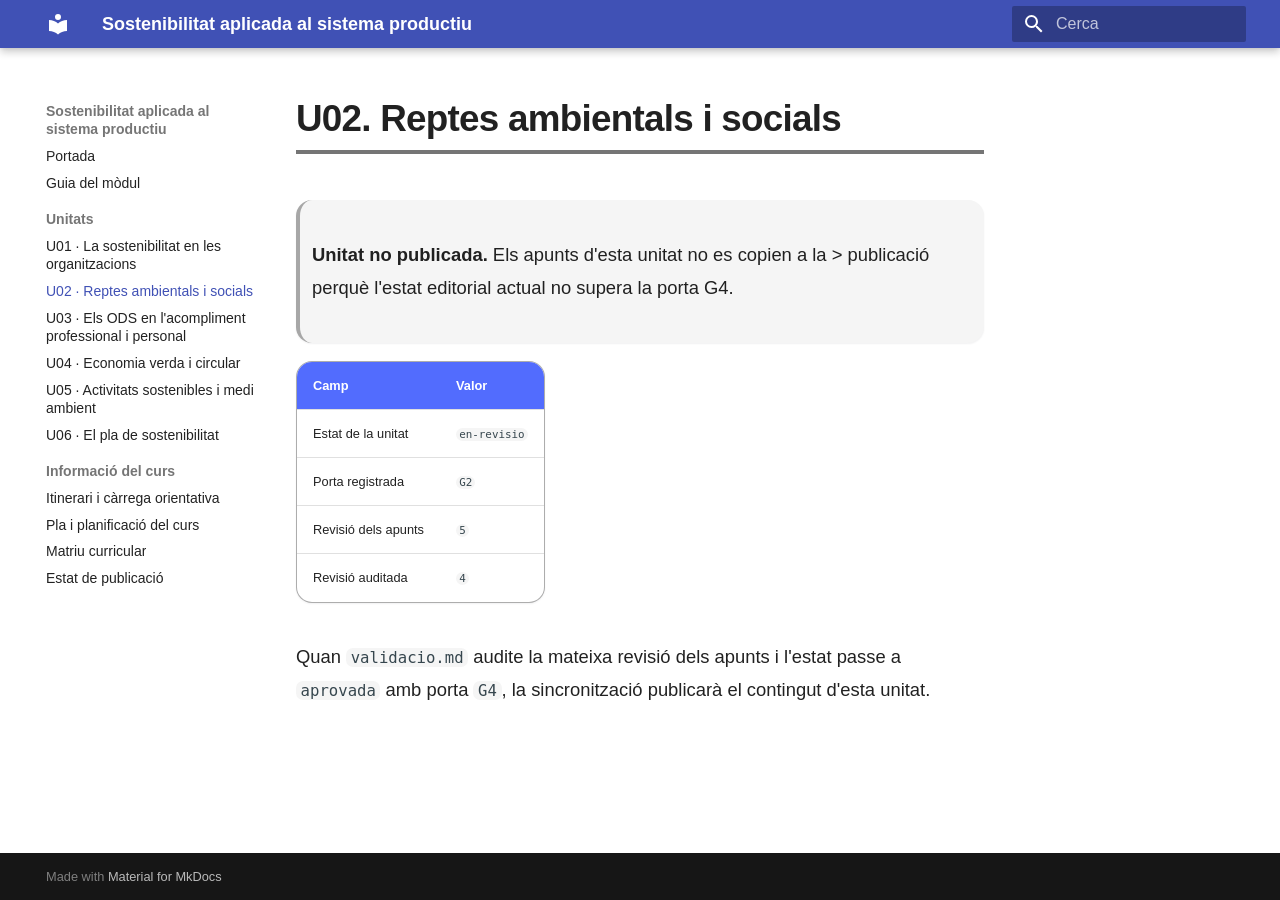
<file: site/unitats/u02/index.html>
<!doctype html>
<html lang="ca" class="no-js">
  <head>
    
      <meta charset="utf-8">
      <meta name="viewport" content="width=device-width,initial-scale=1">
      
        <meta name="description" content="Materials publicables del mòdul 1708 per a CFGS DAW">
      
      
        <meta name="author" content="Sostenibilitat DAW">
      
      
        <link rel="canonical" href="https://fermasdo.github.io/Apunts_Sostenibilitat/unitats/u02/">
      
      
        <link rel="prev" href="../u01/">
      
      
        <link rel="next" href="../u03/">
      
      
      <link rel="icon" href="../../assets/images/favicon.png">
      <meta name="generator" content="mkdocs-1.6.1, mkdocs-material-9.6.23">
    
    
      
        <title>U02 · Reptes ambientals i socials - Sostenibilitat aplicada al sistema productiu</title>
      
    
    
      <link rel="stylesheet" href="../../assets/stylesheets/main.84d31ad4.min.css">
      
      


    
    
      
    
    
      
    
    
      <link rel="stylesheet" href="../../assets/estils-publicacio.css">
    
    <script>__md_scope=new URL("../..",location),__md_hash=e=>[...e].reduce(((e,_)=>(e<<5)-e+_.charCodeAt(0)),0),__md_get=(e,_=localStorage,t=__md_scope)=>JSON.parse(_.getItem(t.pathname+"."+e)),__md_set=(e,_,t=localStorage,a=__md_scope)=>{try{t.setItem(a.pathname+"."+e,JSON.stringify(_))}catch(e){}}</script>
    
      

    
    
    
  </head>
  
  
    <body dir="ltr">
  
    
    <input class="md-toggle" data-md-toggle="drawer" type="checkbox" id="__drawer" autocomplete="off">
    <input class="md-toggle" data-md-toggle="search" type="checkbox" id="__search" autocomplete="off">
    <label class="md-overlay" for="__drawer"></label>
    <div data-md-component="skip">
      
    </div>
    <div data-md-component="announce">
      
    </div>
    
    
      

  

<header class="md-header md-header--shadow" data-md-component="header">
  <nav class="md-header__inner md-grid" aria-label="Capçalera">
    <a href="../.." title="Sostenibilitat aplicada al sistema productiu" class="md-header__button md-logo" aria-label="Sostenibilitat aplicada al sistema productiu" data-md-component="logo">
      
  
  <svg xmlns="http://www.w3.org/2000/svg" viewBox="0 0 24 24"><path d="M12 8a3 3 0 0 0 3-3 3 3 0 0 0-3-3 3 3 0 0 0-3 3 3 3 0 0 0 3 3m0 3.54C9.64 9.35 6.5 8 3 8v11c3.5 0 6.64 1.35 9 3.54 2.36-2.19 5.5-3.54 9-3.54V8c-3.5 0-6.64 1.35-9 3.54"/></svg>

    </a>
    <label class="md-header__button md-icon" for="__drawer">
      
      <svg xmlns="http://www.w3.org/2000/svg" viewBox="0 0 24 24"><path d="M3 6h18v2H3zm0 5h18v2H3zm0 5h18v2H3z"/></svg>
    </label>
    <div class="md-header__title" data-md-component="header-title">
      <div class="md-header__ellipsis">
        <div class="md-header__topic">
          <span class="md-ellipsis">
            Sostenibilitat aplicada al sistema productiu
          </span>
        </div>
        <div class="md-header__topic" data-md-component="header-topic">
          <span class="md-ellipsis">
            
              U02 · Reptes ambientals i socials
            
          </span>
        </div>
      </div>
    </div>
    
    
      <script>var palette=__md_get("__palette");if(palette&&palette.color){if("(prefers-color-scheme)"===palette.color.media){var media=matchMedia("(prefers-color-scheme: light)"),input=document.querySelector(media.matches?"[data-md-color-media='(prefers-color-scheme: light)']":"[data-md-color-media='(prefers-color-scheme: dark)']");palette.color.media=input.getAttribute("data-md-color-media"),palette.color.scheme=input.getAttribute("data-md-color-scheme"),palette.color.primary=input.getAttribute("data-md-color-primary"),palette.color.accent=input.getAttribute("data-md-color-accent")}for(var[key,value]of Object.entries(palette.color))document.body.setAttribute("data-md-color-"+key,value)}</script>
    
    
    
      
      
        <label class="md-header__button md-icon" for="__search">
          
          <svg xmlns="http://www.w3.org/2000/svg" viewBox="0 0 24 24"><path d="M9.5 3A6.5 6.5 0 0 1 16 9.5c0 1.61-.59 3.09-1.56 4.23l.27.27h.79l5 5-1.5 1.5-5-5v-.79l-.27-.27A6.52 6.52 0 0 1 9.5 16 6.5 6.5 0 0 1 3 9.5 6.5 6.5 0 0 1 9.5 3m0 2C7 5 5 7 5 9.5S7 14 9.5 14 14 12 14 9.5 12 5 9.5 5"/></svg>
        </label>
        <div class="md-search" data-md-component="search" role="dialog">
  <label class="md-search__overlay" for="__search"></label>
  <div class="md-search__inner" role="search">
    <form class="md-search__form" name="search">
      <input type="text" class="md-search__input" name="query" aria-label="Cerca" placeholder="Cerca" autocapitalize="off" autocorrect="off" autocomplete="off" spellcheck="false" data-md-component="search-query" required>
      <label class="md-search__icon md-icon" for="__search">
        
        <svg xmlns="http://www.w3.org/2000/svg" viewBox="0 0 24 24"><path d="M9.5 3A6.5 6.5 0 0 1 16 9.5c0 1.61-.59 3.09-1.56 4.23l.27.27h.79l5 5-1.5 1.5-5-5v-.79l-.27-.27A6.52 6.52 0 0 1 9.5 16 6.5 6.5 0 0 1 3 9.5 6.5 6.5 0 0 1 9.5 3m0 2C7 5 5 7 5 9.5S7 14 9.5 14 14 12 14 9.5 12 5 9.5 5"/></svg>
        
        <svg xmlns="http://www.w3.org/2000/svg" viewBox="0 0 24 24"><path d="M20 11v2H8l5.5 5.5-1.42 1.42L4.16 12l7.92-7.92L13.5 5.5 8 11z"/></svg>
      </label>
      <nav class="md-search__options" aria-label="Cerca">
        
        <button type="reset" class="md-search__icon md-icon" title="Neteja" aria-label="Neteja" tabindex="-1">
          
          <svg xmlns="http://www.w3.org/2000/svg" viewBox="0 0 24 24"><path d="M19 6.41 17.59 5 12 10.59 6.41 5 5 6.41 10.59 12 5 17.59 6.41 19 12 13.41 17.59 19 19 17.59 13.41 12z"/></svg>
        </button>
      </nav>
      
    </form>
    <div class="md-search__output">
      <div class="md-search__scrollwrap" tabindex="0" data-md-scrollfix>
        <div class="md-search-result" data-md-component="search-result">
          <div class="md-search-result__meta">
            Inicialitzant cerca
          </div>
          <ol class="md-search-result__list" role="presentation"></ol>
        </div>
      </div>
    </div>
  </div>
</div>
      
    
    
  </nav>
  
</header>
    
    <div class="md-container" data-md-component="container">
      
      
        
          
        
      
      <main class="md-main" data-md-component="main">
        <div class="md-main__inner md-grid">
          
            
              
              <div class="md-sidebar md-sidebar--primary" data-md-component="sidebar" data-md-type="navigation" >
                <div class="md-sidebar__scrollwrap">
                  <div class="md-sidebar__inner">
                    



<nav class="md-nav md-nav--primary" aria-label="Navegació" data-md-level="0">
  <label class="md-nav__title" for="__drawer">
    <a href="../.." title="Sostenibilitat aplicada al sistema productiu" class="md-nav__button md-logo" aria-label="Sostenibilitat aplicada al sistema productiu" data-md-component="logo">
      
  
  <svg xmlns="http://www.w3.org/2000/svg" viewBox="0 0 24 24"><path d="M12 8a3 3 0 0 0 3-3 3 3 0 0 0-3-3 3 3 0 0 0-3 3 3 3 0 0 0 3 3m0 3.54C9.64 9.35 6.5 8 3 8v11c3.5 0 6.64 1.35 9 3.54 2.36-2.19 5.5-3.54 9-3.54V8c-3.5 0-6.64 1.35-9 3.54"/></svg>

    </a>
    Sostenibilitat aplicada al sistema productiu
  </label>
  
  <ul class="md-nav__list" data-md-scrollfix>
    
      
      
  
  
  
  
    <li class="md-nav__item">
      <a href="../.." class="md-nav__link">
        
  
  
  <span class="md-ellipsis">
    Portada
    
  </span>
  

      </a>
    </li>
  

    
      
      
  
  
  
  
    <li class="md-nav__item">
      <a href="../../guia-modul/" class="md-nav__link">
        
  
  
  <span class="md-ellipsis">
    Guia del mòdul
    
  </span>
  

      </a>
    </li>
  

    
      
      
  
  
    
  
  
  
    
    
    
    
      
        
        
      
    
    
    <li class="md-nav__item md-nav__item--active md-nav__item--section md-nav__item--nested">
      
        
        
        <input class="md-nav__toggle md-toggle " type="checkbox" id="__nav_3" checked>
        
          
          <label class="md-nav__link" for="__nav_3" id="__nav_3_label" tabindex="">
            
  
  
  <span class="md-ellipsis">
    Unitats
    
  </span>
  

            <span class="md-nav__icon md-icon"></span>
          </label>
        
        <nav class="md-nav" data-md-level="1" aria-labelledby="__nav_3_label" aria-expanded="true">
          <label class="md-nav__title" for="__nav_3">
            <span class="md-nav__icon md-icon"></span>
            Unitats
          </label>
          <ul class="md-nav__list" data-md-scrollfix>
            
              
                
  
  
  
  
    <li class="md-nav__item">
      <a href="../u01/" class="md-nav__link">
        
  
  
  <span class="md-ellipsis">
    U01 · La sostenibilitat en les organitzacions
    
  </span>
  

      </a>
    </li>
  

              
            
              
                
  
  
    
  
  
  
    <li class="md-nav__item md-nav__item--active">
      
      <input class="md-nav__toggle md-toggle" type="checkbox" id="__toc">
      
      
      
      <a href="./" class="md-nav__link md-nav__link--active">
        
  
  
  <span class="md-ellipsis">
    U02 · Reptes ambientals i socials
    
  </span>
  

      </a>
      
    </li>
  

              
            
              
                
  
  
  
  
    <li class="md-nav__item">
      <a href="../u03/" class="md-nav__link">
        
  
  
  <span class="md-ellipsis">
    U03 · Els ODS en l'acompliment professional i personal
    
  </span>
  

      </a>
    </li>
  

              
            
              
                
  
  
  
  
    <li class="md-nav__item">
      <a href="../u04/" class="md-nav__link">
        
  
  
  <span class="md-ellipsis">
    U04 · Economia verda i circular
    
  </span>
  

      </a>
    </li>
  

              
            
              
                
  
  
  
  
    <li class="md-nav__item">
      <a href="../u05/" class="md-nav__link">
        
  
  
  <span class="md-ellipsis">
    U05 · Activitats sostenibles i medi ambient
    
  </span>
  

      </a>
    </li>
  

              
            
              
                
  
  
  
  
    <li class="md-nav__item">
      <a href="../u06/" class="md-nav__link">
        
  
  
  <span class="md-ellipsis">
    U06 · El pla de sostenibilitat
    
  </span>
  

      </a>
    </li>
  

              
            
          </ul>
        </nav>
      
    </li>
  

    
      
      
  
  
  
  
    
    
    
    
      
        
        
      
    
    
    <li class="md-nav__item md-nav__item--section md-nav__item--nested">
      
        
        
        <input class="md-nav__toggle md-toggle " type="checkbox" id="__nav_4" >
        
          
          <label class="md-nav__link" for="__nav_4" id="__nav_4_label" tabindex="">
            
  
  
  <span class="md-ellipsis">
    Informació del curs
    
  </span>
  

            <span class="md-nav__icon md-icon"></span>
          </label>
        
        <nav class="md-nav" data-md-level="1" aria-labelledby="__nav_4_label" aria-expanded="false">
          <label class="md-nav__title" for="__nav_4">
            <span class="md-nav__icon md-icon"></span>
            Informació del curs
          </label>
          <ul class="md-nav__list" data-md-scrollfix>
            
              
                
  
  
  
  
    <li class="md-nav__item">
      <a href="../../curs/itinerari/" class="md-nav__link">
        
  
  
  <span class="md-ellipsis">
    Itinerari i càrrega orientativa
    
  </span>
  

      </a>
    </li>
  

              
            
              
                
  
  
  
  
    <li class="md-nav__item">
      <a href="../../curs/pla-curs/" class="md-nav__link">
        
  
  
  <span class="md-ellipsis">
    Pla i planificació del curs
    
  </span>
  

      </a>
    </li>
  

              
            
              
                
  
  
  
  
    <li class="md-nav__item">
      <a href="../../curs/matriu-curricular/" class="md-nav__link">
        
  
  
  <span class="md-ellipsis">
    Matriu curricular
    
  </span>
  

      </a>
    </li>
  

              
            
              
                
  
  
  
  
    <li class="md-nav__item">
      <a href="../../curs/estat-publicacio/" class="md-nav__link">
        
  
  
  <span class="md-ellipsis">
    Estat de publicació
    
  </span>
  

      </a>
    </li>
  

              
            
          </ul>
        </nav>
      
    </li>
  

    
  </ul>
</nav>
                  </div>
                </div>
              </div>
            
            
              
              <div class="md-sidebar md-sidebar--secondary" data-md-component="sidebar" data-md-type="toc" >
                <div class="md-sidebar__scrollwrap">
                  <div class="md-sidebar__inner">
                    

<nav class="md-nav md-nav--secondary" aria-label="Taula de continguts">
  
  
  
  
</nav>
                  </div>
                </div>
              </div>
            
          
          
            <div class="md-content" data-md-component="content">
              <article class="md-content__inner md-typeset">
                
                  



<!-- Fitxer generat per scripts/sincronitza_mkdocs.py; no l'edites manualment. -->
<h1 id="u02-reptes-ambientals-i-socials">U02. Reptes ambientals i socials<a class="headerlink" href="#u02-reptes-ambientals-i-socials" title="Permanent link">&para;</a></h1>
<blockquote>
<p><strong>Unitat no publicada.</strong> Els apunts d'esta unitat no es copien a la &gt; publicació perquè l'estat editorial actual no supera la porta G4.</p>
</blockquote>
<table>
<thead>
<tr>
<th>Camp</th>
<th>Valor</th>
</tr>
</thead>
<tbody>
<tr>
<td>Estat de la unitat</td>
<td><code>en-revisio</code></td>
</tr>
<tr>
<td>Porta registrada</td>
<td><code>G2</code></td>
</tr>
<tr>
<td>Revisió dels apunts</td>
<td><code>5</code></td>
</tr>
<tr>
<td>Revisió auditada</td>
<td><code>4</code></td>
</tr>
</tbody>
</table>
<p>Quan <code>validacio.md</code> audite la mateixa revisió dels apunts i l'estat passe a <code>aprovada</code> amb porta <code>G4</code>, la sincronització publicarà el contingut d'esta unitat.</p>












                
              </article>
            </div>
          
          
<script>var target=document.getElementById(location.hash.slice(1));target&&target.name&&(target.checked=target.name.startsWith("__tabbed_"))</script>
        </div>
        
          <button type="button" class="md-top md-icon" data-md-component="top" hidden>
  
  <svg xmlns="http://www.w3.org/2000/svg" viewBox="0 0 24 24"><path d="M13 20h-2V8l-5.5 5.5-1.42-1.42L12 4.16l7.92 7.92-1.42 1.42L13 8z"/></svg>
  Torna a l'inici
</button>
        
      </main>
      
        <footer class="md-footer">
  
  <div class="md-footer-meta md-typeset">
    <div class="md-footer-meta__inner md-grid">
      <div class="md-copyright">
  
  
    Made with
    <a href="https://squidfunk.github.io/mkdocs-material/" target="_blank" rel="noopener">
      Material for MkDocs
    </a>
  
</div>
      
    </div>
  </div>
</footer>
      
    </div>
    <div class="md-dialog" data-md-component="dialog">
      <div class="md-dialog__inner md-typeset"></div>
    </div>
    
    
    
      
      <script id="__config" type="application/json">{"base": "../..", "features": ["navigation.sections", "navigation.top", "toc.follow"], "search": "../../assets/javascripts/workers/search.973d3a69.min.js", "tags": null, "translations": {"clipboard.copied": "Copiat al porta-retalls", "clipboard.copy": "C\u00f2pia al porta-retalls", "search.result.more.one": "1 m\u00e9s en aquesta p\u00e0gina", "search.result.more.other": "# m\u00e9s en aquesta p\u00e0gina", "search.result.none": "Cap document coincideix", "search.result.one": "1 document coincident", "search.result.other": "# documents coincidents", "search.result.placeholder": "Escriu per a comen\u00e7ar a cercar", "search.result.term.missing": "Desaparegut", "select.version": "Selecciona la versi\u00f3"}, "version": null}</script>
    
    
      <script src="../../assets/javascripts/bundle.f55a23d4.min.js"></script>
      
    
  </body>
</html>
</file>
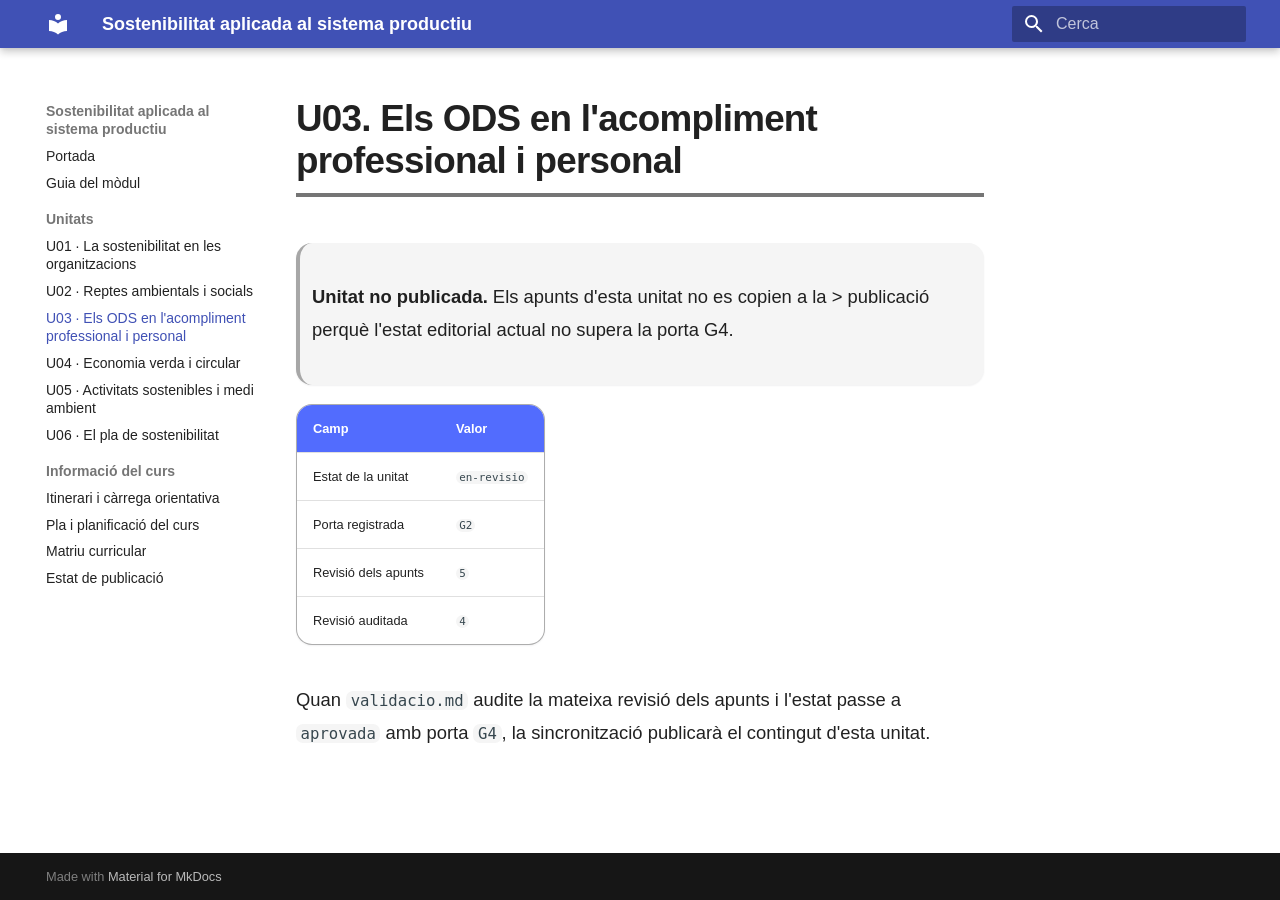
<file: site/unitats/u03/index.html>
<!doctype html>
<html lang="ca" class="no-js">
  <head>
    
      <meta charset="utf-8">
      <meta name="viewport" content="width=device-width,initial-scale=1">
      
        <meta name="description" content="Materials publicables del mòdul 1708 per a CFGS DAW">
      
      
        <meta name="author" content="Sostenibilitat DAW">
      
      
        <link rel="canonical" href="https://fermasdo.github.io/Apunts_Sostenibilitat/unitats/u03/">
      
      
        <link rel="prev" href="../u02/">
      
      
        <link rel="next" href="../u04/">
      
      
      <link rel="icon" href="../../assets/images/favicon.png">
      <meta name="generator" content="mkdocs-1.6.1, mkdocs-material-9.6.23">
    
    
      
        <title>U03 · Els ODS en l'acompliment professional i personal - Sostenibilitat aplicada al sistema productiu</title>
      
    
    
      <link rel="stylesheet" href="../../assets/stylesheets/main.84d31ad4.min.css">
      
      


    
    
      
    
    
      
    
    
      <link rel="stylesheet" href="../../assets/estils-publicacio.css">
    
    <script>__md_scope=new URL("../..",location),__md_hash=e=>[...e].reduce(((e,_)=>(e<<5)-e+_.charCodeAt(0)),0),__md_get=(e,_=localStorage,t=__md_scope)=>JSON.parse(_.getItem(t.pathname+"."+e)),__md_set=(e,_,t=localStorage,a=__md_scope)=>{try{t.setItem(a.pathname+"."+e,JSON.stringify(_))}catch(e){}}</script>
    
      

    
    
    
  </head>
  
  
    <body dir="ltr">
  
    
    <input class="md-toggle" data-md-toggle="drawer" type="checkbox" id="__drawer" autocomplete="off">
    <input class="md-toggle" data-md-toggle="search" type="checkbox" id="__search" autocomplete="off">
    <label class="md-overlay" for="__drawer"></label>
    <div data-md-component="skip">
      
    </div>
    <div data-md-component="announce">
      
    </div>
    
    
      

  

<header class="md-header md-header--shadow" data-md-component="header">
  <nav class="md-header__inner md-grid" aria-label="Capçalera">
    <a href="../.." title="Sostenibilitat aplicada al sistema productiu" class="md-header__button md-logo" aria-label="Sostenibilitat aplicada al sistema productiu" data-md-component="logo">
      
  
  <svg xmlns="http://www.w3.org/2000/svg" viewBox="0 0 24 24"><path d="M12 8a3 3 0 0 0 3-3 3 3 0 0 0-3-3 3 3 0 0 0-3 3 3 3 0 0 0 3 3m0 3.54C9.64 9.35 6.5 8 3 8v11c3.5 0 6.64 1.35 9 3.54 2.36-2.19 5.5-3.54 9-3.54V8c-3.5 0-6.64 1.35-9 3.54"/></svg>

    </a>
    <label class="md-header__button md-icon" for="__drawer">
      
      <svg xmlns="http://www.w3.org/2000/svg" viewBox="0 0 24 24"><path d="M3 6h18v2H3zm0 5h18v2H3zm0 5h18v2H3z"/></svg>
    </label>
    <div class="md-header__title" data-md-component="header-title">
      <div class="md-header__ellipsis">
        <div class="md-header__topic">
          <span class="md-ellipsis">
            Sostenibilitat aplicada al sistema productiu
          </span>
        </div>
        <div class="md-header__topic" data-md-component="header-topic">
          <span class="md-ellipsis">
            
              U03 · Els ODS en l'acompliment professional i personal
            
          </span>
        </div>
      </div>
    </div>
    
    
      <script>var palette=__md_get("__palette");if(palette&&palette.color){if("(prefers-color-scheme)"===palette.color.media){var media=matchMedia("(prefers-color-scheme: light)"),input=document.querySelector(media.matches?"[data-md-color-media='(prefers-color-scheme: light)']":"[data-md-color-media='(prefers-color-scheme: dark)']");palette.color.media=input.getAttribute("data-md-color-media"),palette.color.scheme=input.getAttribute("data-md-color-scheme"),palette.color.primary=input.getAttribute("data-md-color-primary"),palette.color.accent=input.getAttribute("data-md-color-accent")}for(var[key,value]of Object.entries(palette.color))document.body.setAttribute("data-md-color-"+key,value)}</script>
    
    
    
      
      
        <label class="md-header__button md-icon" for="__search">
          
          <svg xmlns="http://www.w3.org/2000/svg" viewBox="0 0 24 24"><path d="M9.5 3A6.5 6.5 0 0 1 16 9.5c0 1.61-.59 3.09-1.56 4.23l.27.27h.79l5 5-1.5 1.5-5-5v-.79l-.27-.27A6.52 6.52 0 0 1 9.5 16 6.5 6.5 0 0 1 3 9.5 6.5 6.5 0 0 1 9.5 3m0 2C7 5 5 7 5 9.5S7 14 9.5 14 14 12 14 9.5 12 5 9.5 5"/></svg>
        </label>
        <div class="md-search" data-md-component="search" role="dialog">
  <label class="md-search__overlay" for="__search"></label>
  <div class="md-search__inner" role="search">
    <form class="md-search__form" name="search">
      <input type="text" class="md-search__input" name="query" aria-label="Cerca" placeholder="Cerca" autocapitalize="off" autocorrect="off" autocomplete="off" spellcheck="false" data-md-component="search-query" required>
      <label class="md-search__icon md-icon" for="__search">
        
        <svg xmlns="http://www.w3.org/2000/svg" viewBox="0 0 24 24"><path d="M9.5 3A6.5 6.5 0 0 1 16 9.5c0 1.61-.59 3.09-1.56 4.23l.27.27h.79l5 5-1.5 1.5-5-5v-.79l-.27-.27A6.52 6.52 0 0 1 9.5 16 6.5 6.5 0 0 1 3 9.5 6.5 6.5 0 0 1 9.5 3m0 2C7 5 5 7 5 9.5S7 14 9.5 14 14 12 14 9.5 12 5 9.5 5"/></svg>
        
        <svg xmlns="http://www.w3.org/2000/svg" viewBox="0 0 24 24"><path d="M20 11v2H8l5.5 5.5-1.42 1.42L4.16 12l7.92-7.92L13.5 5.5 8 11z"/></svg>
      </label>
      <nav class="md-search__options" aria-label="Cerca">
        
        <button type="reset" class="md-search__icon md-icon" title="Neteja" aria-label="Neteja" tabindex="-1">
          
          <svg xmlns="http://www.w3.org/2000/svg" viewBox="0 0 24 24"><path d="M19 6.41 17.59 5 12 10.59 6.41 5 5 6.41 10.59 12 5 17.59 6.41 19 12 13.41 17.59 19 19 17.59 13.41 12z"/></svg>
        </button>
      </nav>
      
    </form>
    <div class="md-search__output">
      <div class="md-search__scrollwrap" tabindex="0" data-md-scrollfix>
        <div class="md-search-result" data-md-component="search-result">
          <div class="md-search-result__meta">
            Inicialitzant cerca
          </div>
          <ol class="md-search-result__list" role="presentation"></ol>
        </div>
      </div>
    </div>
  </div>
</div>
      
    
    
  </nav>
  
</header>
    
    <div class="md-container" data-md-component="container">
      
      
        
          
        
      
      <main class="md-main" data-md-component="main">
        <div class="md-main__inner md-grid">
          
            
              
              <div class="md-sidebar md-sidebar--primary" data-md-component="sidebar" data-md-type="navigation" >
                <div class="md-sidebar__scrollwrap">
                  <div class="md-sidebar__inner">
                    



<nav class="md-nav md-nav--primary" aria-label="Navegació" data-md-level="0">
  <label class="md-nav__title" for="__drawer">
    <a href="../.." title="Sostenibilitat aplicada al sistema productiu" class="md-nav__button md-logo" aria-label="Sostenibilitat aplicada al sistema productiu" data-md-component="logo">
      
  
  <svg xmlns="http://www.w3.org/2000/svg" viewBox="0 0 24 24"><path d="M12 8a3 3 0 0 0 3-3 3 3 0 0 0-3-3 3 3 0 0 0-3 3 3 3 0 0 0 3 3m0 3.54C9.64 9.35 6.5 8 3 8v11c3.5 0 6.64 1.35 9 3.54 2.36-2.19 5.5-3.54 9-3.54V8c-3.5 0-6.64 1.35-9 3.54"/></svg>

    </a>
    Sostenibilitat aplicada al sistema productiu
  </label>
  
  <ul class="md-nav__list" data-md-scrollfix>
    
      
      
  
  
  
  
    <li class="md-nav__item">
      <a href="../.." class="md-nav__link">
        
  
  
  <span class="md-ellipsis">
    Portada
    
  </span>
  

      </a>
    </li>
  

    
      
      
  
  
  
  
    <li class="md-nav__item">
      <a href="../../guia-modul/" class="md-nav__link">
        
  
  
  <span class="md-ellipsis">
    Guia del mòdul
    
  </span>
  

      </a>
    </li>
  

    
      
      
  
  
    
  
  
  
    
    
    
    
      
        
        
      
    
    
    <li class="md-nav__item md-nav__item--active md-nav__item--section md-nav__item--nested">
      
        
        
        <input class="md-nav__toggle md-toggle " type="checkbox" id="__nav_3" checked>
        
          
          <label class="md-nav__link" for="__nav_3" id="__nav_3_label" tabindex="">
            
  
  
  <span class="md-ellipsis">
    Unitats
    
  </span>
  

            <span class="md-nav__icon md-icon"></span>
          </label>
        
        <nav class="md-nav" data-md-level="1" aria-labelledby="__nav_3_label" aria-expanded="true">
          <label class="md-nav__title" for="__nav_3">
            <span class="md-nav__icon md-icon"></span>
            Unitats
          </label>
          <ul class="md-nav__list" data-md-scrollfix>
            
              
                
  
  
  
  
    <li class="md-nav__item">
      <a href="../u01/" class="md-nav__link">
        
  
  
  <span class="md-ellipsis">
    U01 · La sostenibilitat en les organitzacions
    
  </span>
  

      </a>
    </li>
  

              
            
              
                
  
  
  
  
    <li class="md-nav__item">
      <a href="../u02/" class="md-nav__link">
        
  
  
  <span class="md-ellipsis">
    U02 · Reptes ambientals i socials
    
  </span>
  

      </a>
    </li>
  

              
            
              
                
  
  
    
  
  
  
    <li class="md-nav__item md-nav__item--active">
      
      <input class="md-nav__toggle md-toggle" type="checkbox" id="__toc">
      
      
      
      <a href="./" class="md-nav__link md-nav__link--active">
        
  
  
  <span class="md-ellipsis">
    U03 · Els ODS en l'acompliment professional i personal
    
  </span>
  

      </a>
      
    </li>
  

              
            
              
                
  
  
  
  
    <li class="md-nav__item">
      <a href="../u04/" class="md-nav__link">
        
  
  
  <span class="md-ellipsis">
    U04 · Economia verda i circular
    
  </span>
  

      </a>
    </li>
  

              
            
              
                
  
  
  
  
    <li class="md-nav__item">
      <a href="../u05/" class="md-nav__link">
        
  
  
  <span class="md-ellipsis">
    U05 · Activitats sostenibles i medi ambient
    
  </span>
  

      </a>
    </li>
  

              
            
              
                
  
  
  
  
    <li class="md-nav__item">
      <a href="../u06/" class="md-nav__link">
        
  
  
  <span class="md-ellipsis">
    U06 · El pla de sostenibilitat
    
  </span>
  

      </a>
    </li>
  

              
            
          </ul>
        </nav>
      
    </li>
  

    
      
      
  
  
  
  
    
    
    
    
      
        
        
      
    
    
    <li class="md-nav__item md-nav__item--section md-nav__item--nested">
      
        
        
        <input class="md-nav__toggle md-toggle " type="checkbox" id="__nav_4" >
        
          
          <label class="md-nav__link" for="__nav_4" id="__nav_4_label" tabindex="">
            
  
  
  <span class="md-ellipsis">
    Informació del curs
    
  </span>
  

            <span class="md-nav__icon md-icon"></span>
          </label>
        
        <nav class="md-nav" data-md-level="1" aria-labelledby="__nav_4_label" aria-expanded="false">
          <label class="md-nav__title" for="__nav_4">
            <span class="md-nav__icon md-icon"></span>
            Informació del curs
          </label>
          <ul class="md-nav__list" data-md-scrollfix>
            
              
                
  
  
  
  
    <li class="md-nav__item">
      <a href="../../curs/itinerari/" class="md-nav__link">
        
  
  
  <span class="md-ellipsis">
    Itinerari i càrrega orientativa
    
  </span>
  

      </a>
    </li>
  

              
            
              
                
  
  
  
  
    <li class="md-nav__item">
      <a href="../../curs/pla-curs/" class="md-nav__link">
        
  
  
  <span class="md-ellipsis">
    Pla i planificació del curs
    
  </span>
  

      </a>
    </li>
  

              
            
              
                
  
  
  
  
    <li class="md-nav__item">
      <a href="../../curs/matriu-curricular/" class="md-nav__link">
        
  
  
  <span class="md-ellipsis">
    Matriu curricular
    
  </span>
  

      </a>
    </li>
  

              
            
              
                
  
  
  
  
    <li class="md-nav__item">
      <a href="../../curs/estat-publicacio/" class="md-nav__link">
        
  
  
  <span class="md-ellipsis">
    Estat de publicació
    
  </span>
  

      </a>
    </li>
  

              
            
          </ul>
        </nav>
      
    </li>
  

    
  </ul>
</nav>
                  </div>
                </div>
              </div>
            
            
              
              <div class="md-sidebar md-sidebar--secondary" data-md-component="sidebar" data-md-type="toc" >
                <div class="md-sidebar__scrollwrap">
                  <div class="md-sidebar__inner">
                    

<nav class="md-nav md-nav--secondary" aria-label="Taula de continguts">
  
  
  
  
</nav>
                  </div>
                </div>
              </div>
            
          
          
            <div class="md-content" data-md-component="content">
              <article class="md-content__inner md-typeset">
                
                  



<!-- Fitxer generat per scripts/sincronitza_mkdocs.py; no l'edites manualment. -->
<h1 id="u03-els-ods-en-lacompliment-professional-i-personal">U03. Els ODS en l'acompliment professional i personal<a class="headerlink" href="#u03-els-ods-en-lacompliment-professional-i-personal" title="Permanent link">&para;</a></h1>
<blockquote>
<p><strong>Unitat no publicada.</strong> Els apunts d'esta unitat no es copien a la &gt; publicació perquè l'estat editorial actual no supera la porta G4.</p>
</blockquote>
<table>
<thead>
<tr>
<th>Camp</th>
<th>Valor</th>
</tr>
</thead>
<tbody>
<tr>
<td>Estat de la unitat</td>
<td><code>en-revisio</code></td>
</tr>
<tr>
<td>Porta registrada</td>
<td><code>G2</code></td>
</tr>
<tr>
<td>Revisió dels apunts</td>
<td><code>5</code></td>
</tr>
<tr>
<td>Revisió auditada</td>
<td><code>4</code></td>
</tr>
</tbody>
</table>
<p>Quan <code>validacio.md</code> audite la mateixa revisió dels apunts i l'estat passe a <code>aprovada</code> amb porta <code>G4</code>, la sincronització publicarà el contingut d'esta unitat.</p>












                
              </article>
            </div>
          
          
<script>var target=document.getElementById(location.hash.slice(1));target&&target.name&&(target.checked=target.name.startsWith("__tabbed_"))</script>
        </div>
        
          <button type="button" class="md-top md-icon" data-md-component="top" hidden>
  
  <svg xmlns="http://www.w3.org/2000/svg" viewBox="0 0 24 24"><path d="M13 20h-2V8l-5.5 5.5-1.42-1.42L12 4.16l7.92 7.92-1.42 1.42L13 8z"/></svg>
  Torna a l'inici
</button>
        
      </main>
      
        <footer class="md-footer">
  
  <div class="md-footer-meta md-typeset">
    <div class="md-footer-meta__inner md-grid">
      <div class="md-copyright">
  
  
    Made with
    <a href="https://squidfunk.github.io/mkdocs-material/" target="_blank" rel="noopener">
      Material for MkDocs
    </a>
  
</div>
      
    </div>
  </div>
</footer>
      
    </div>
    <div class="md-dialog" data-md-component="dialog">
      <div class="md-dialog__inner md-typeset"></div>
    </div>
    
    
    
      
      <script id="__config" type="application/json">{"base": "../..", "features": ["navigation.sections", "navigation.top", "toc.follow"], "search": "../../assets/javascripts/workers/search.973d3a69.min.js", "tags": null, "translations": {"clipboard.copied": "Copiat al porta-retalls", "clipboard.copy": "C\u00f2pia al porta-retalls", "search.result.more.one": "1 m\u00e9s en aquesta p\u00e0gina", "search.result.more.other": "# m\u00e9s en aquesta p\u00e0gina", "search.result.none": "Cap document coincideix", "search.result.one": "1 document coincident", "search.result.other": "# documents coincidents", "search.result.placeholder": "Escriu per a comen\u00e7ar a cercar", "search.result.term.missing": "Desaparegut", "select.version": "Selecciona la versi\u00f3"}, "version": null}</script>
    
    
      <script src="../../assets/javascripts/bundle.f55a23d4.min.js"></script>
      
    
  </body>
</html>
</file>
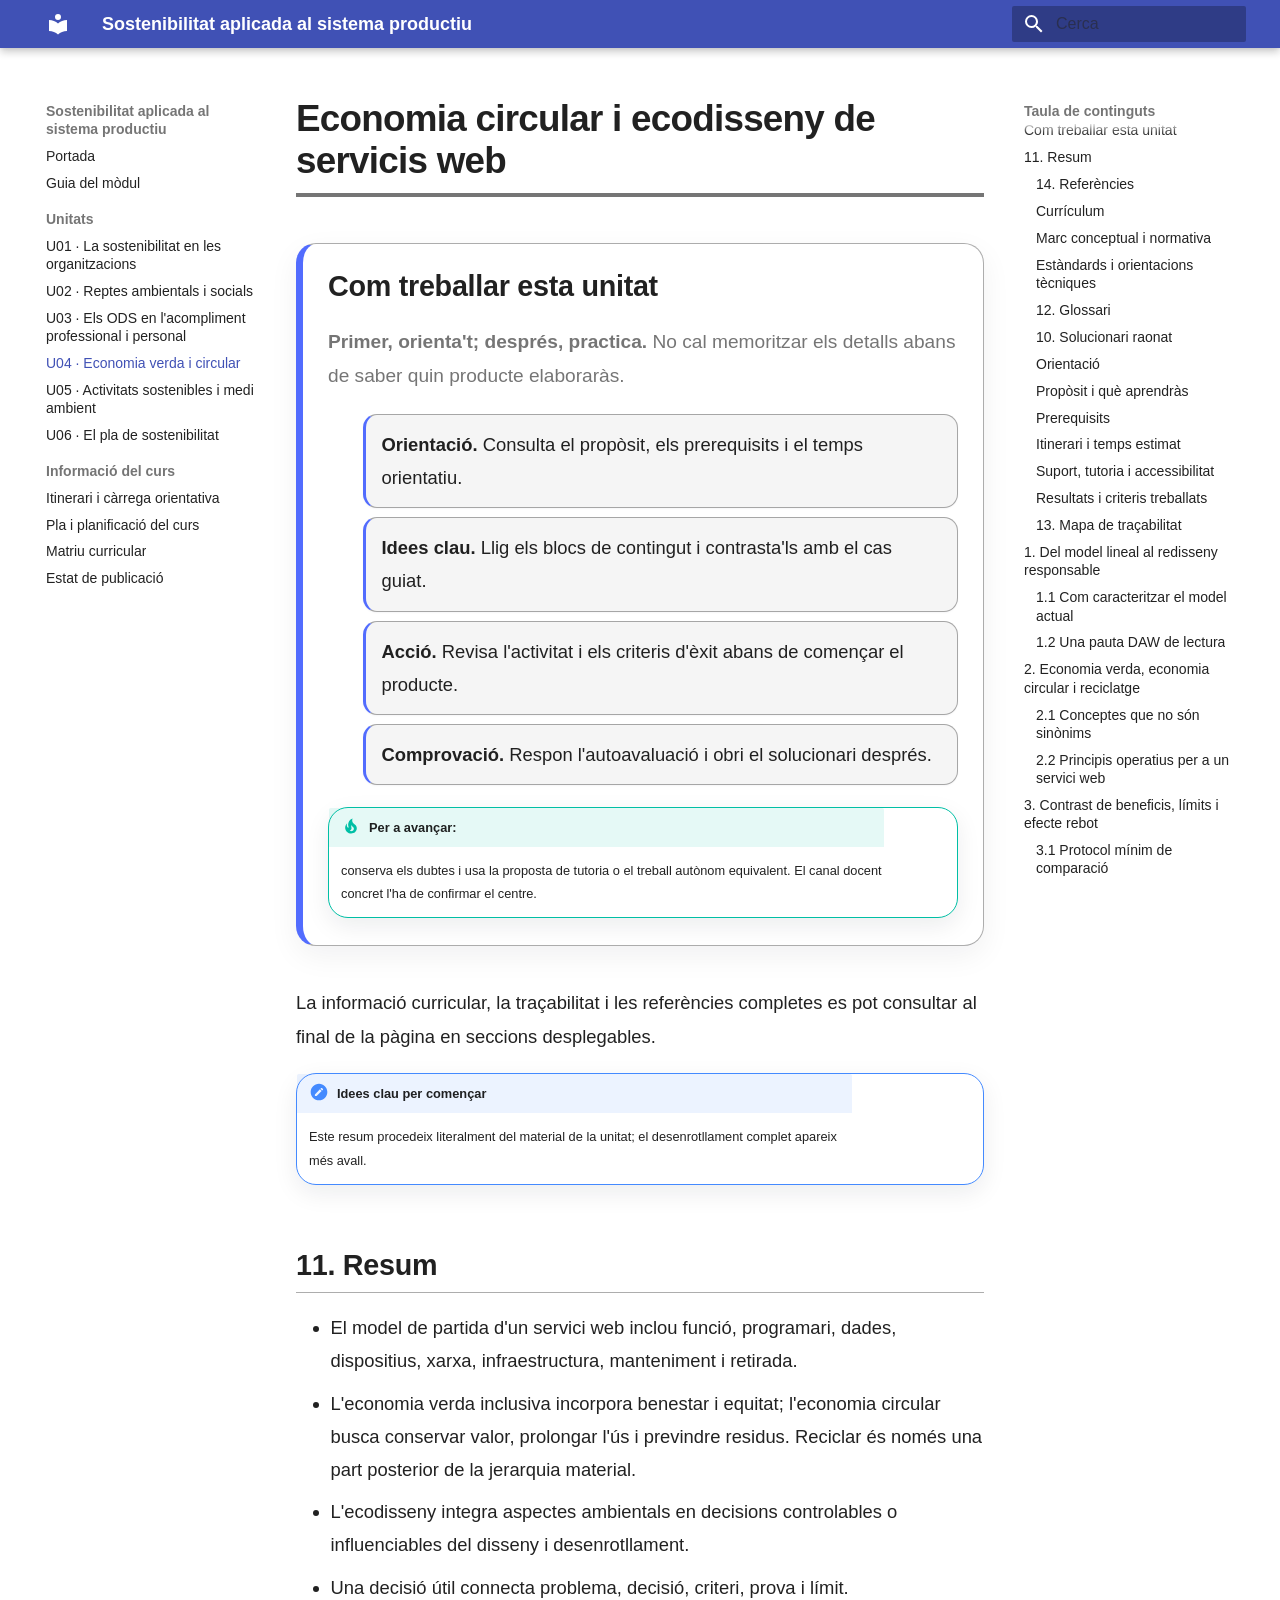
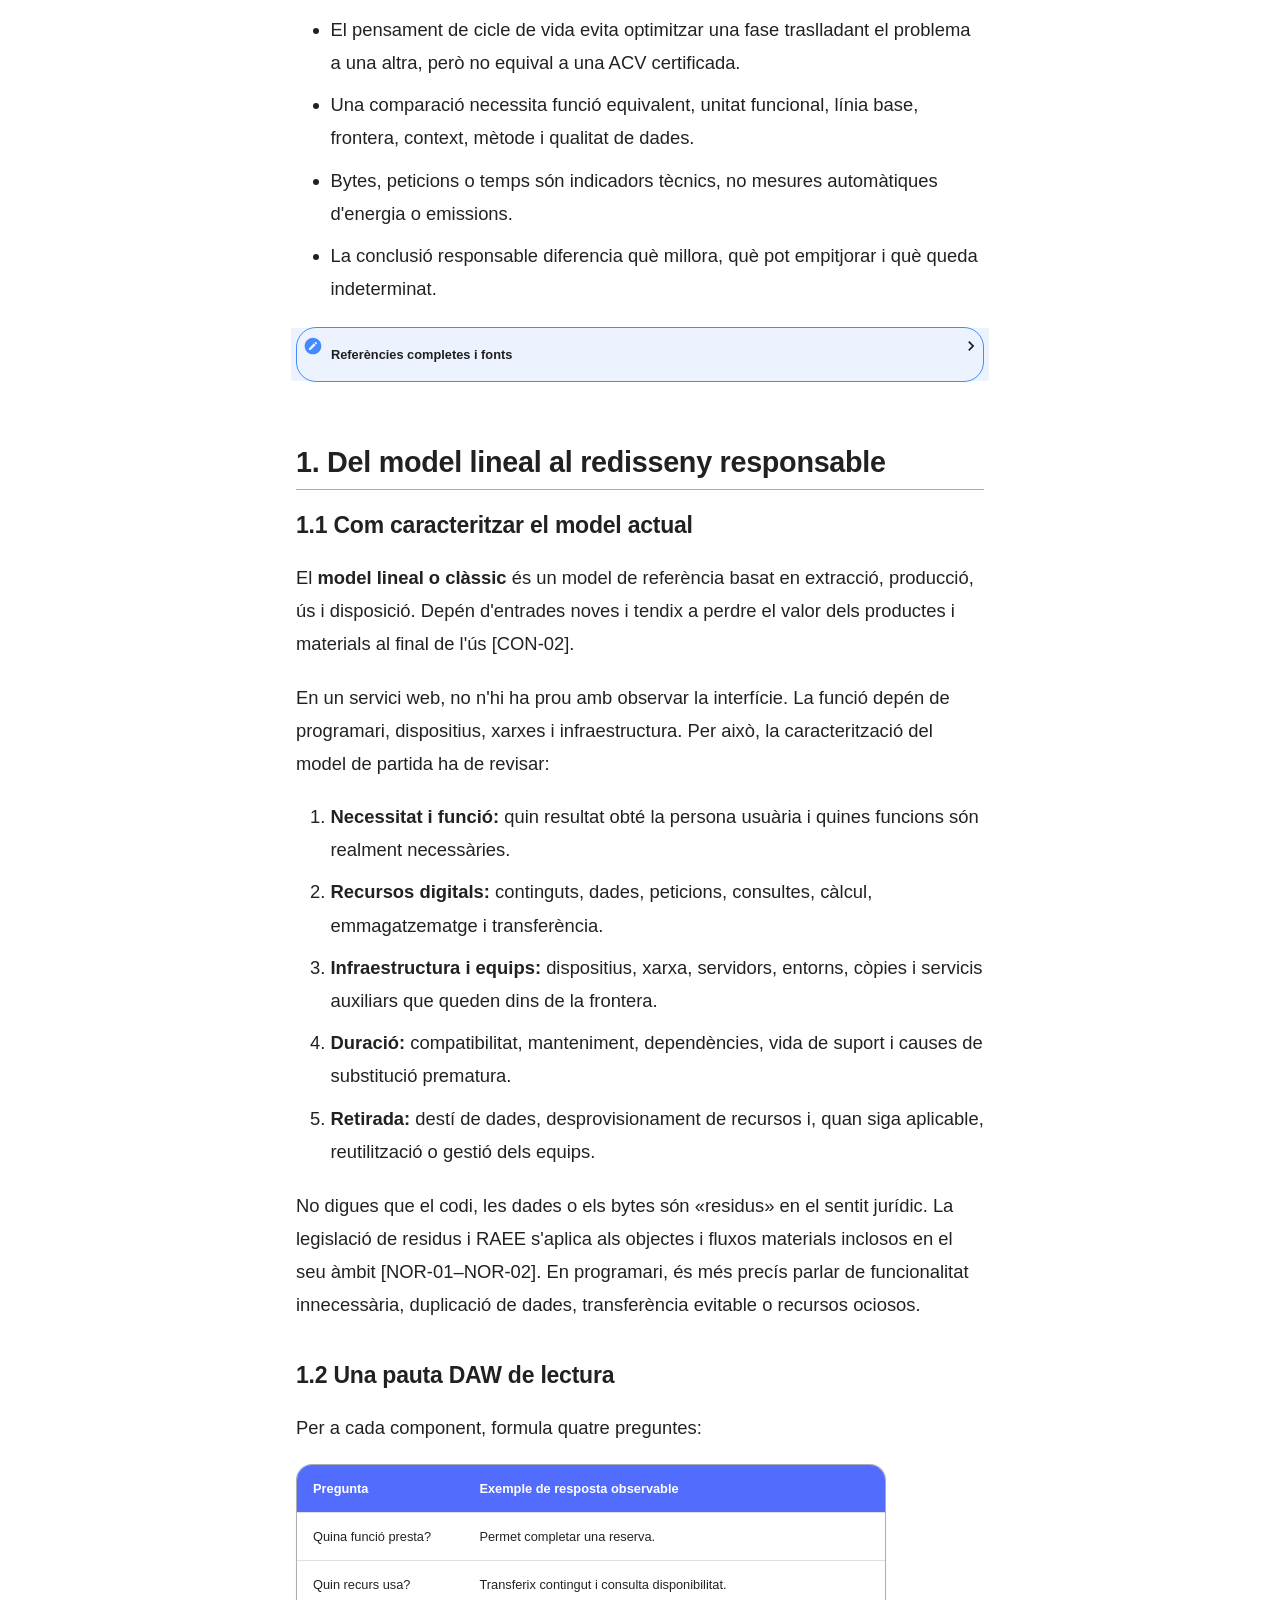
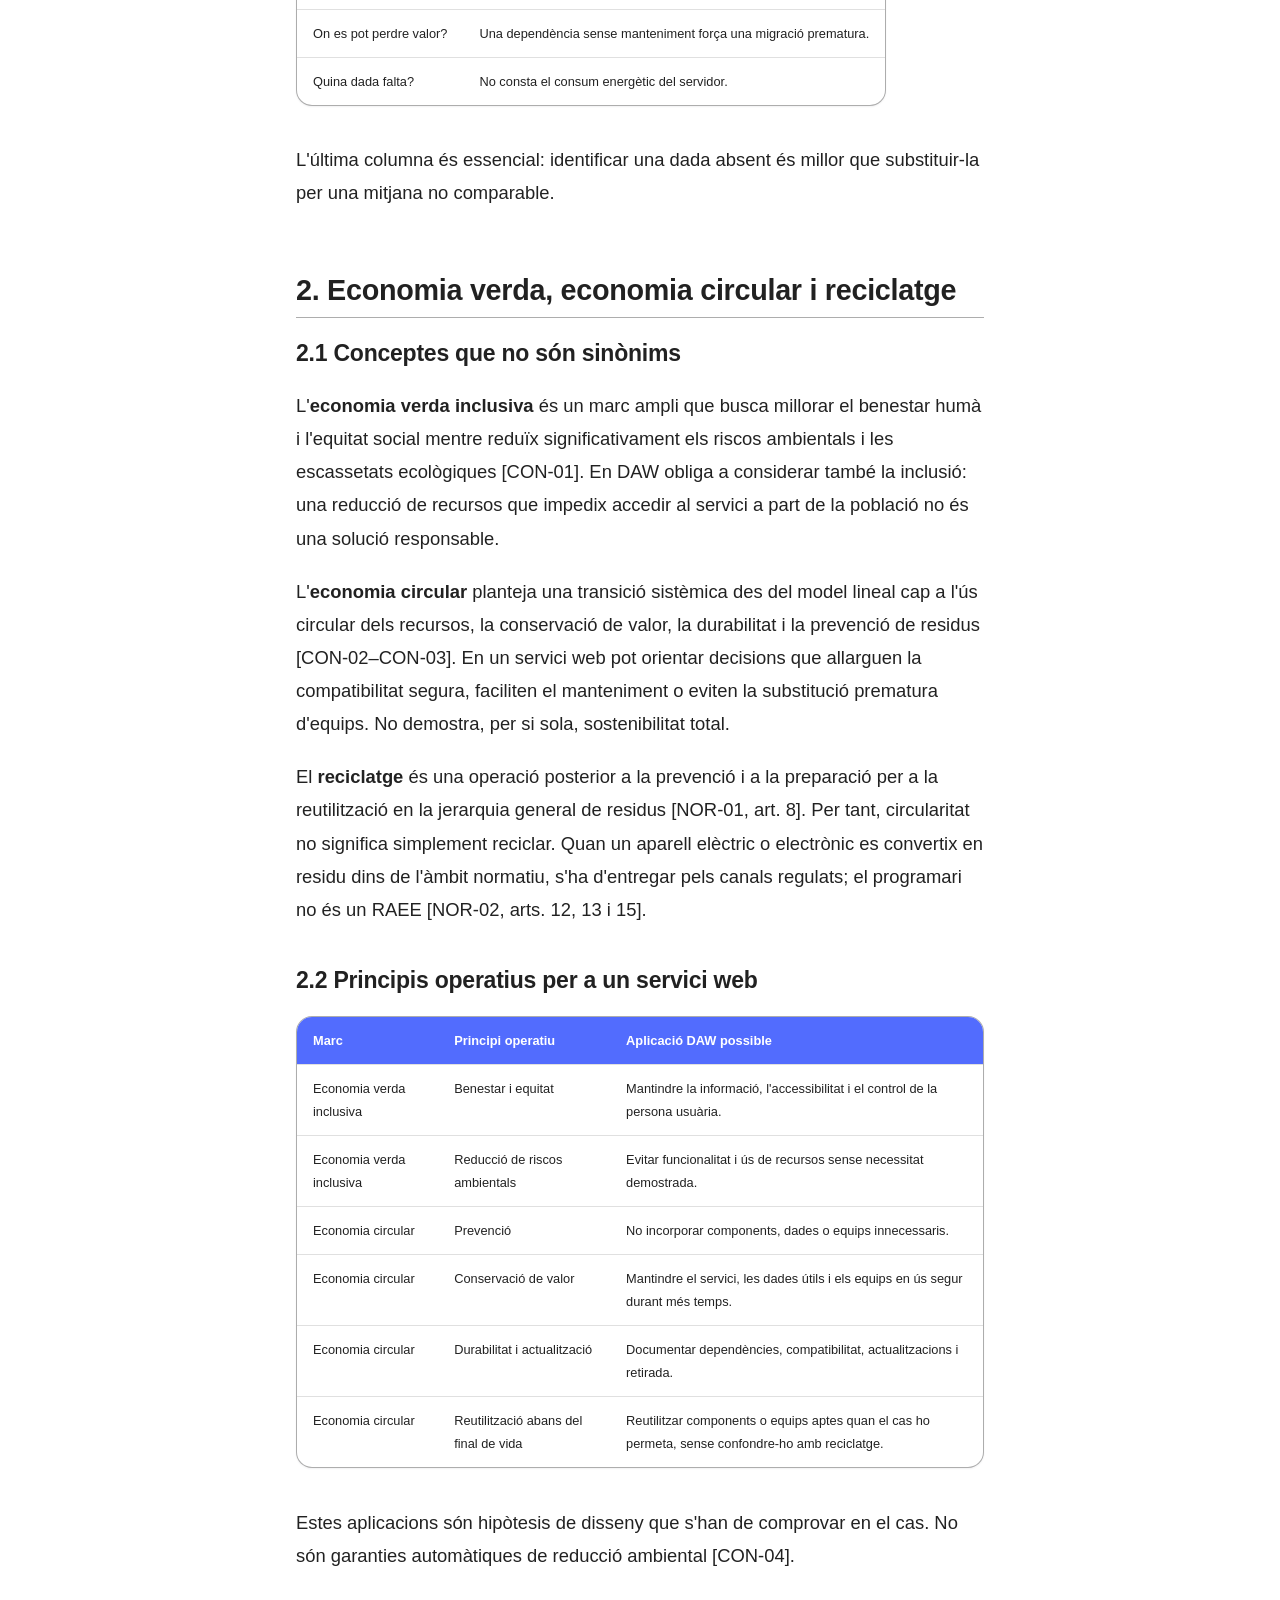
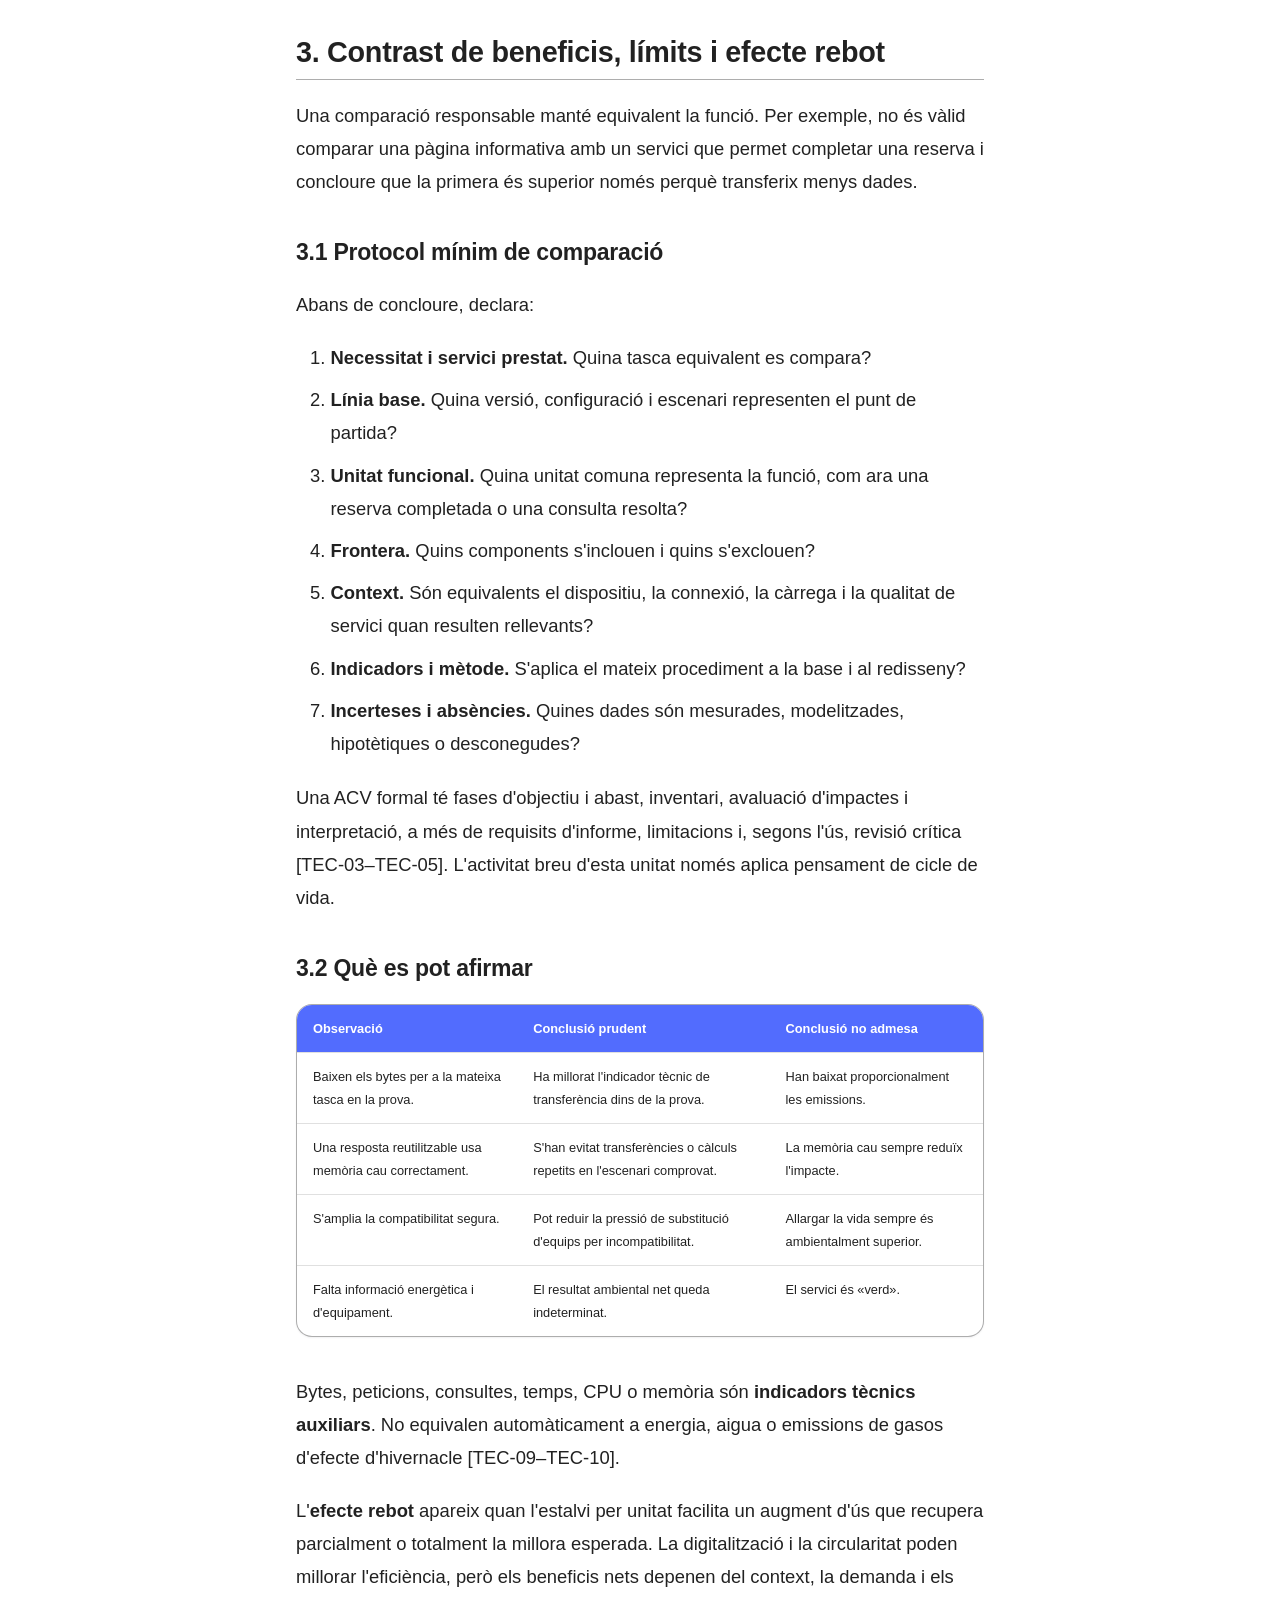
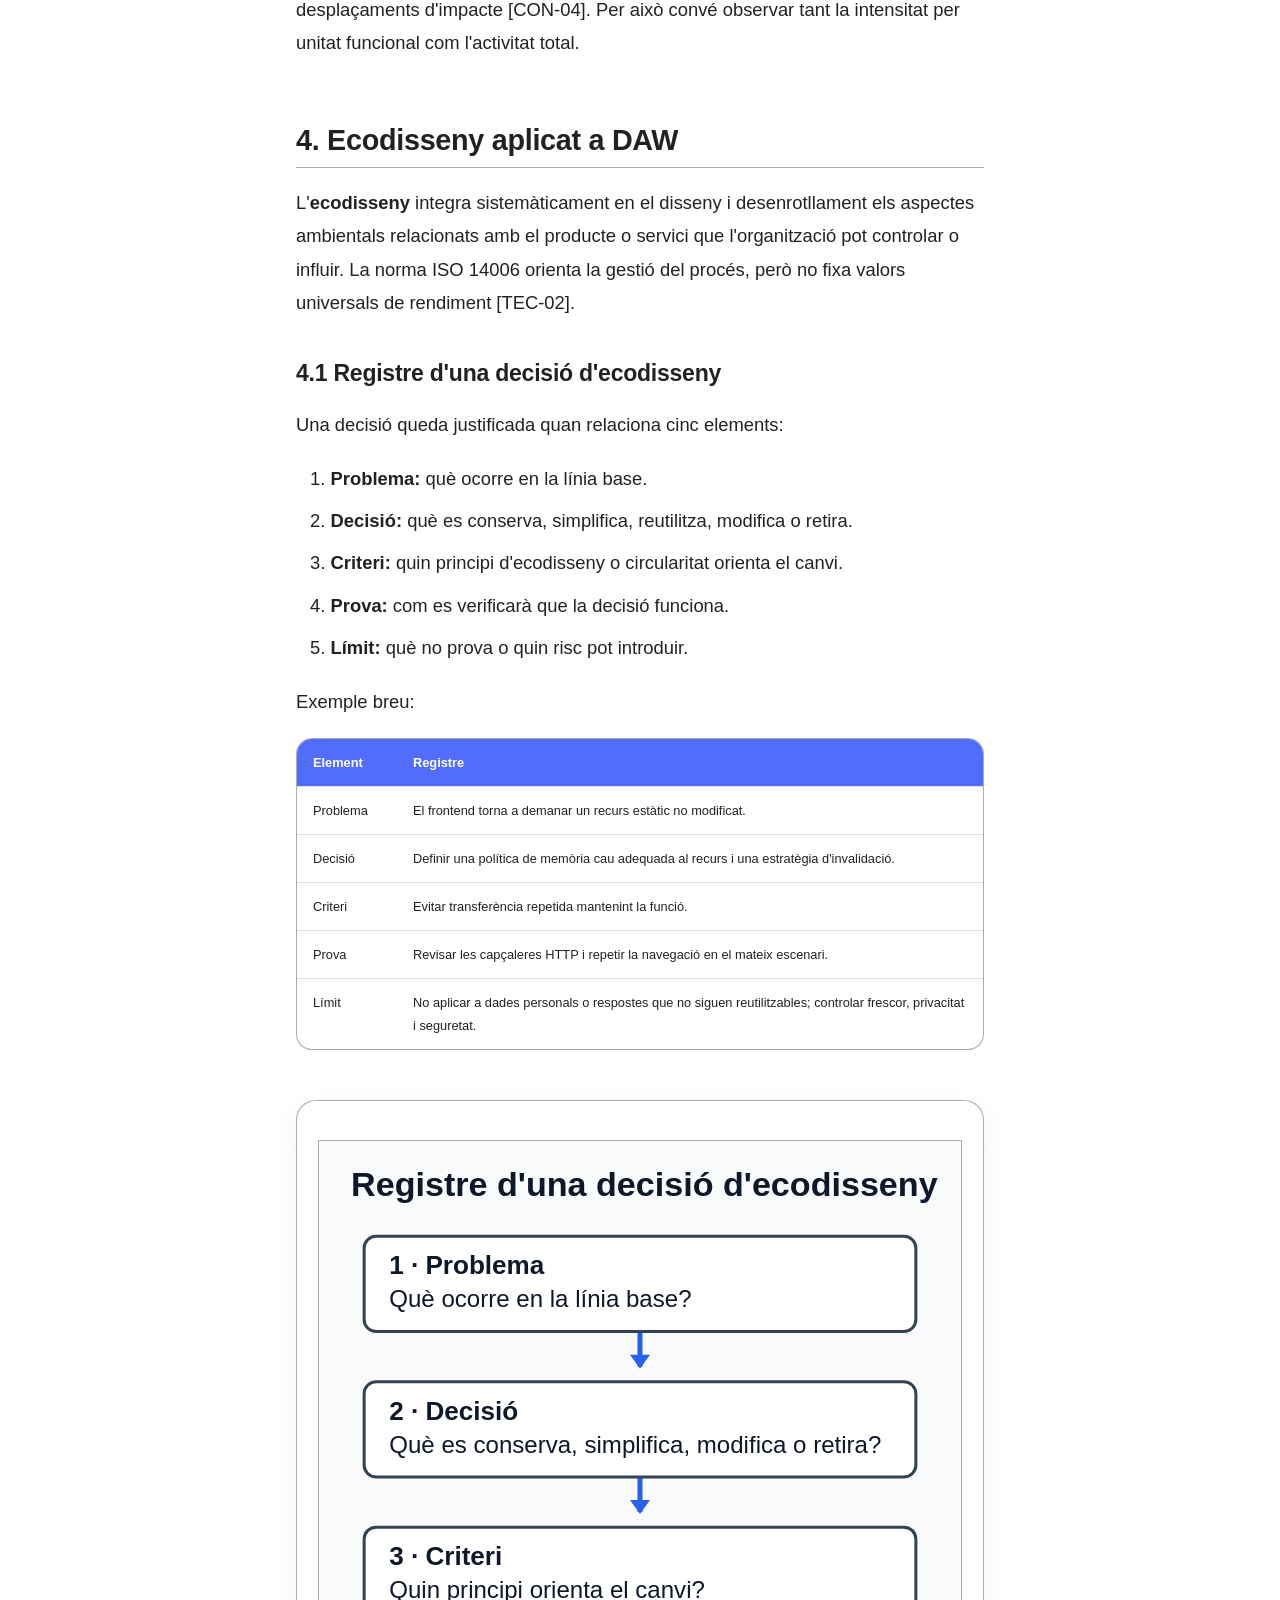
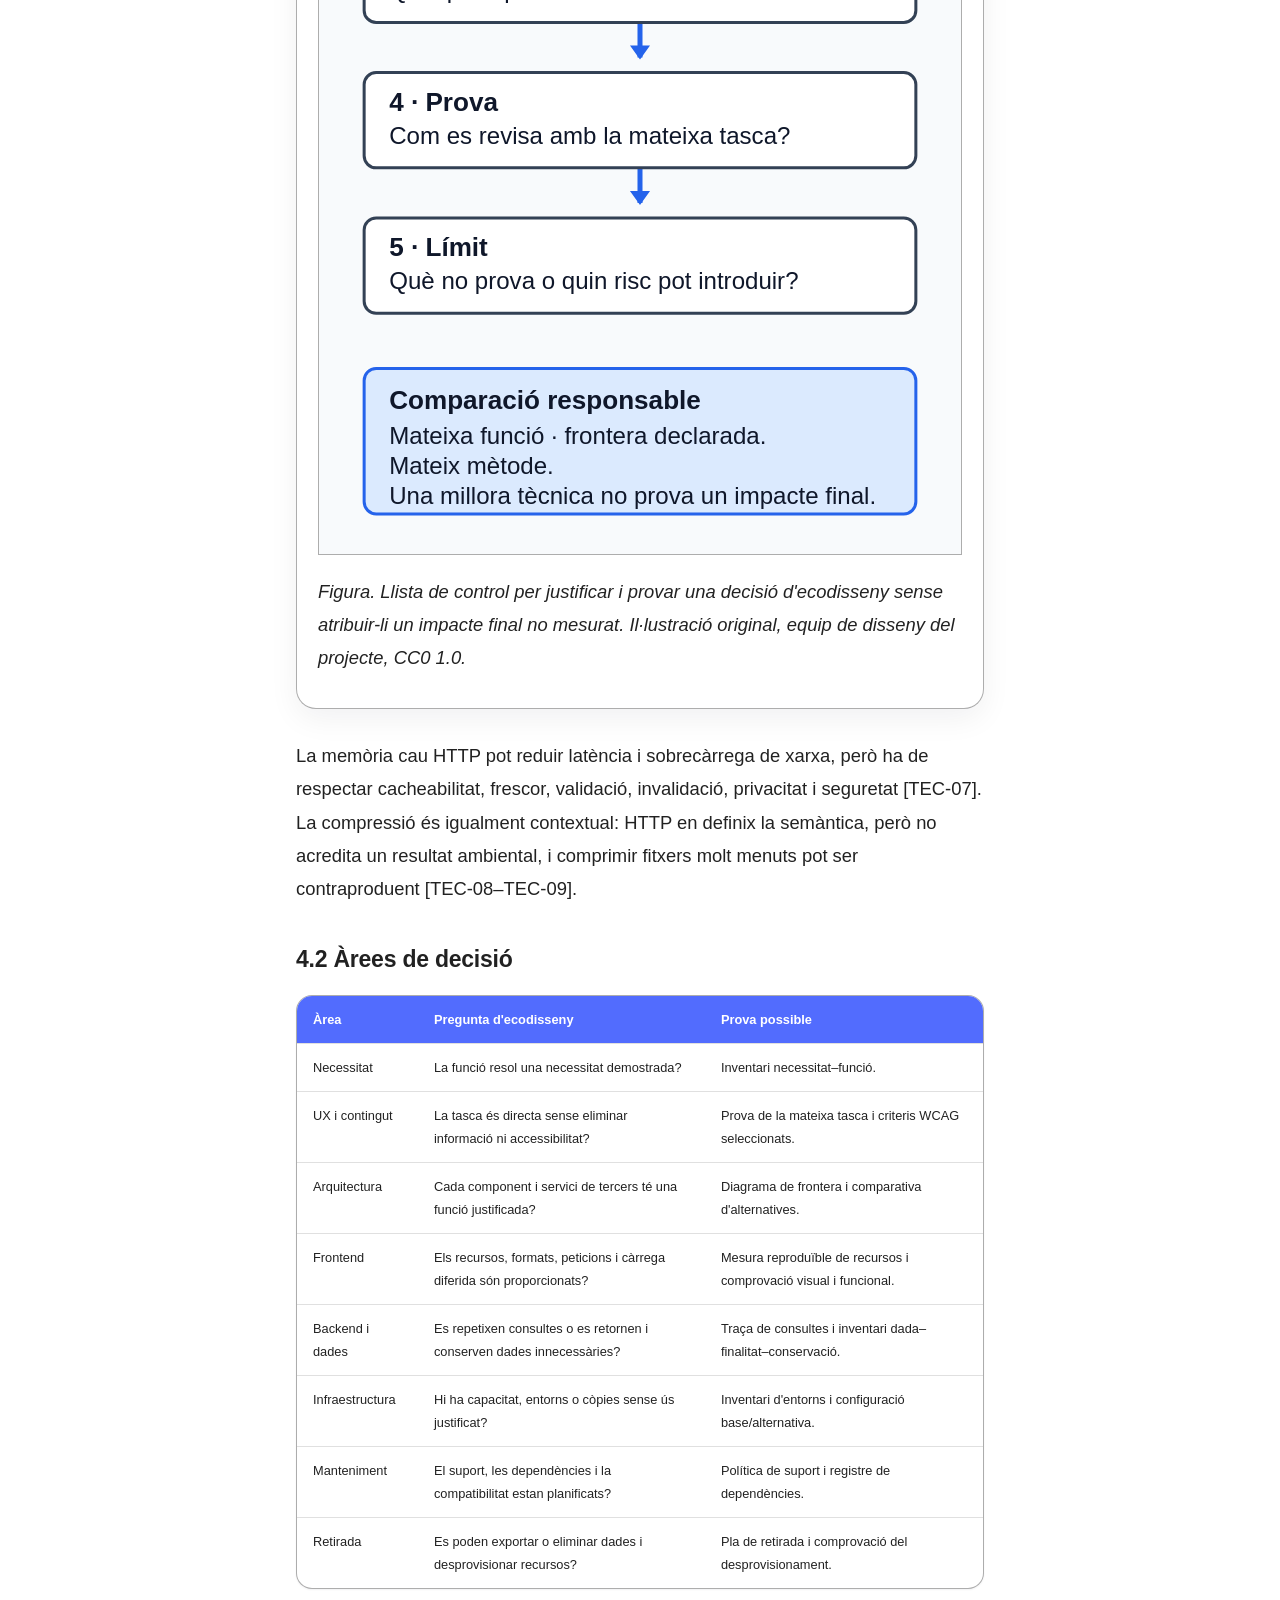
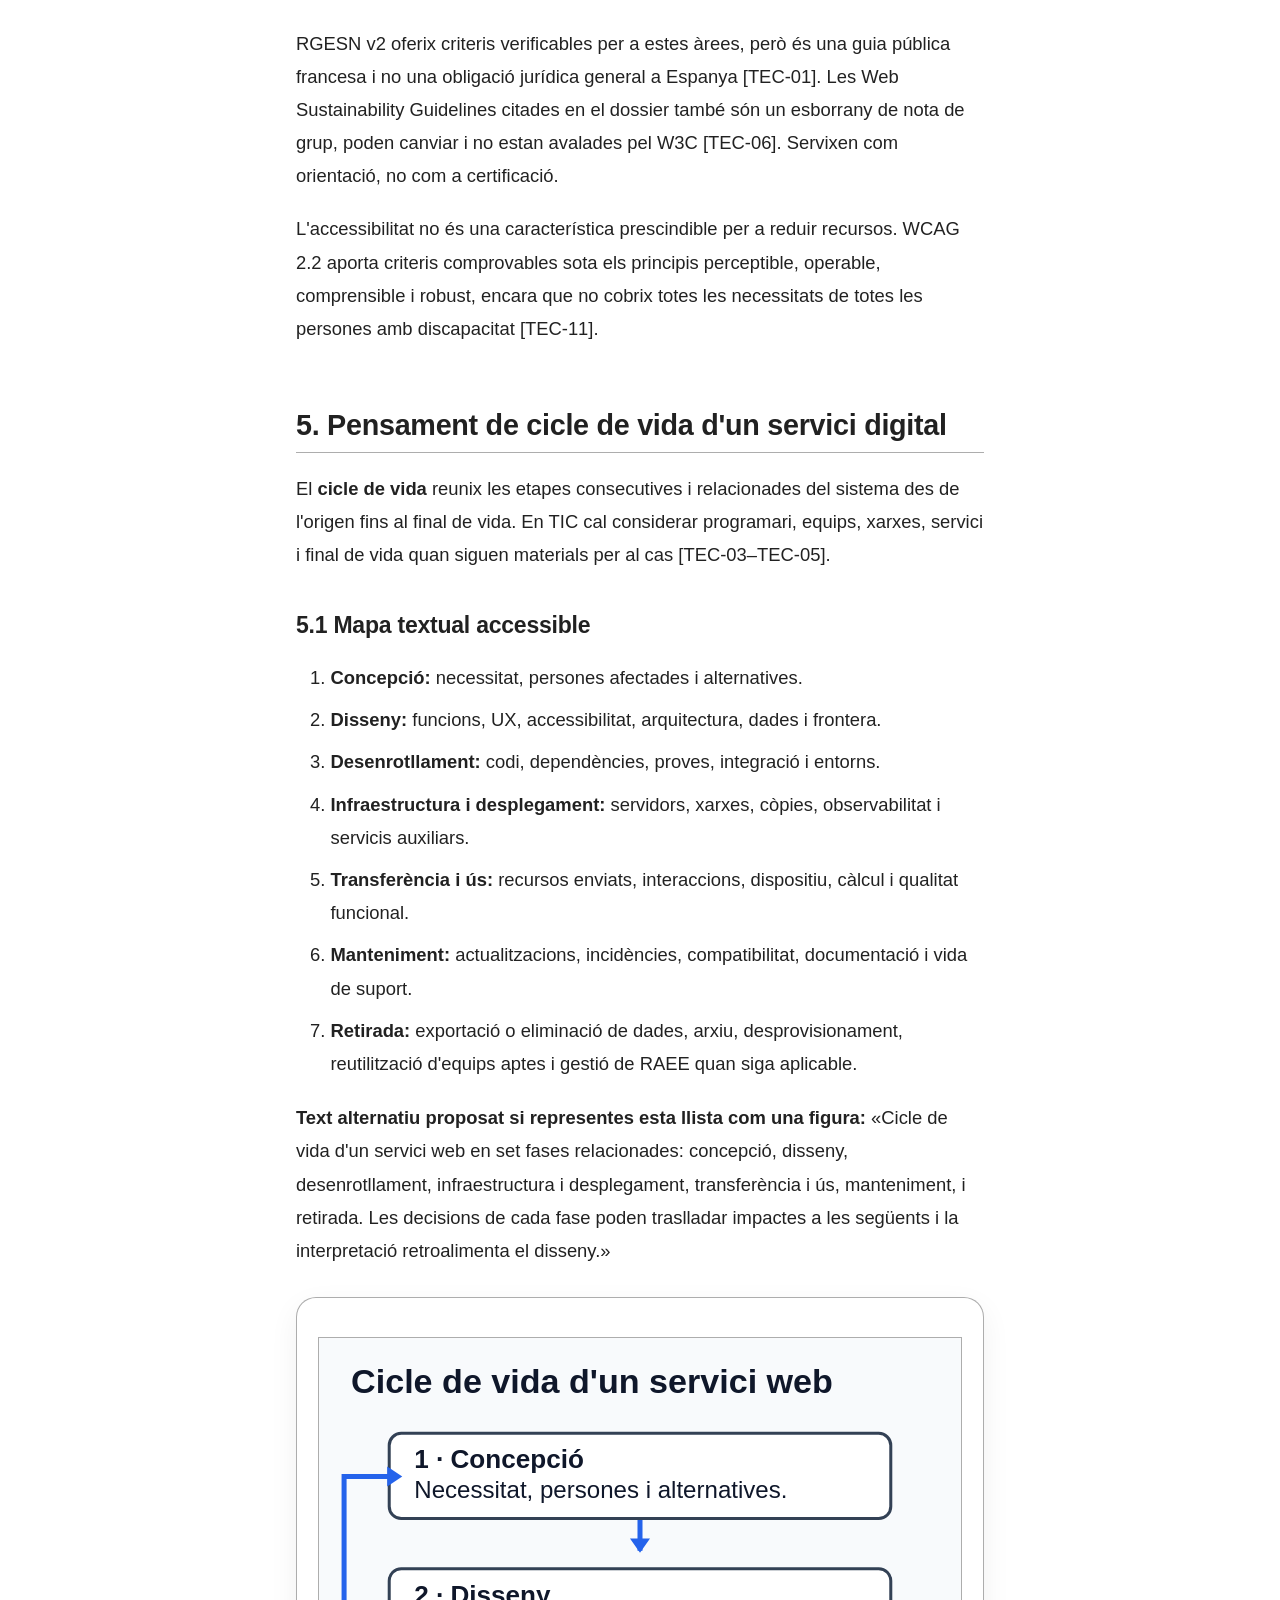
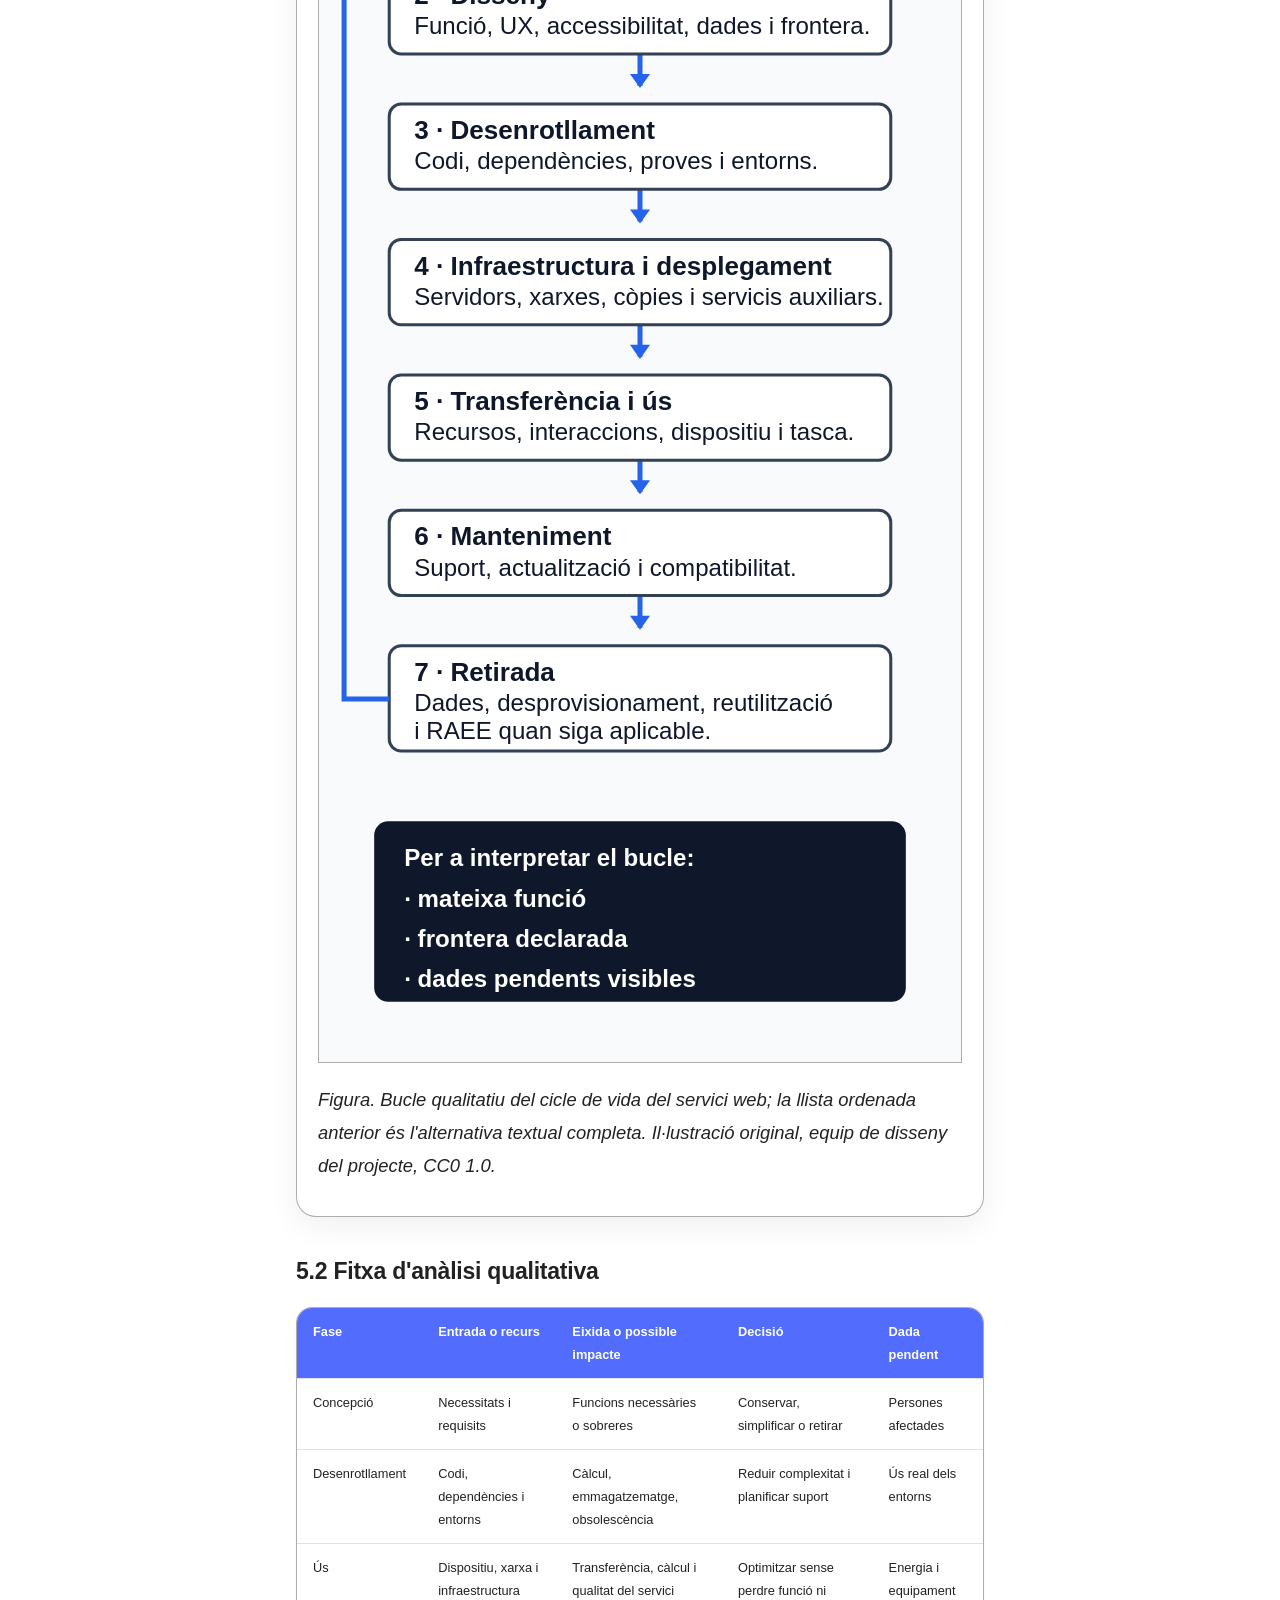
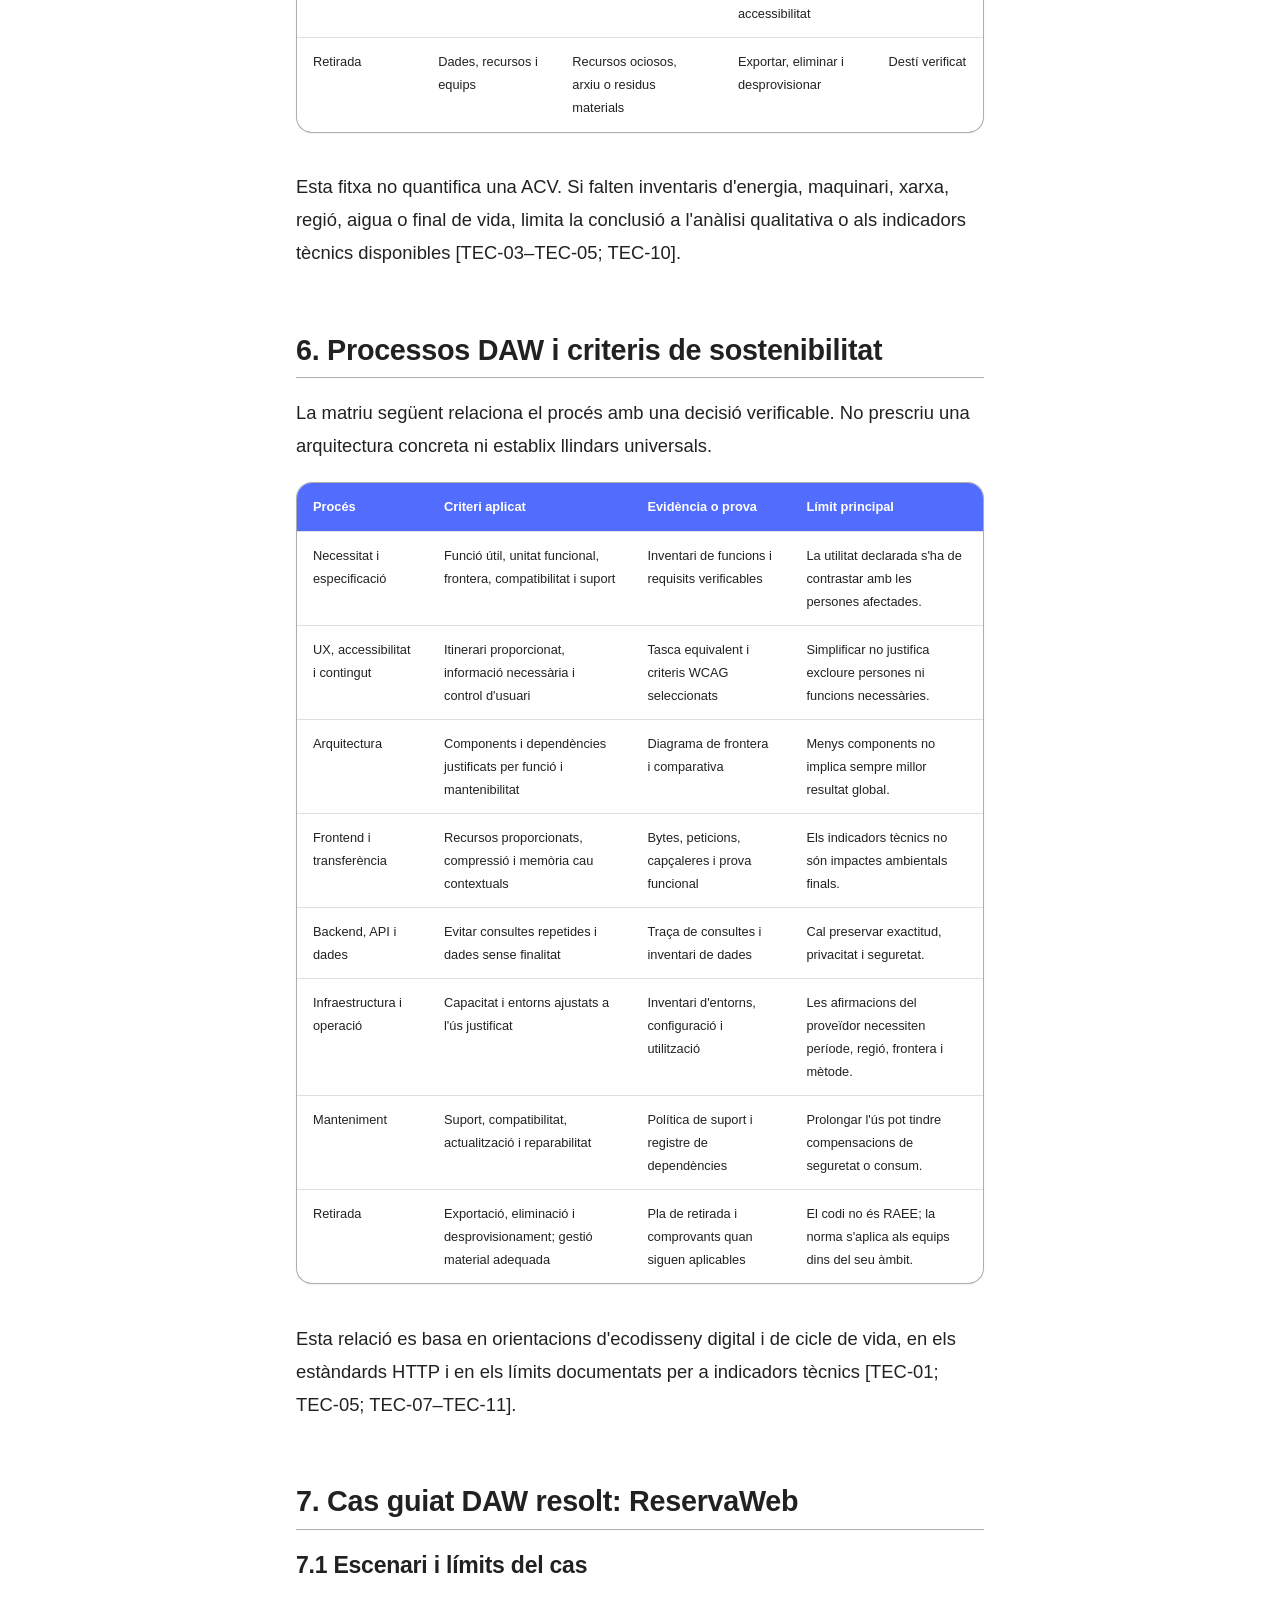
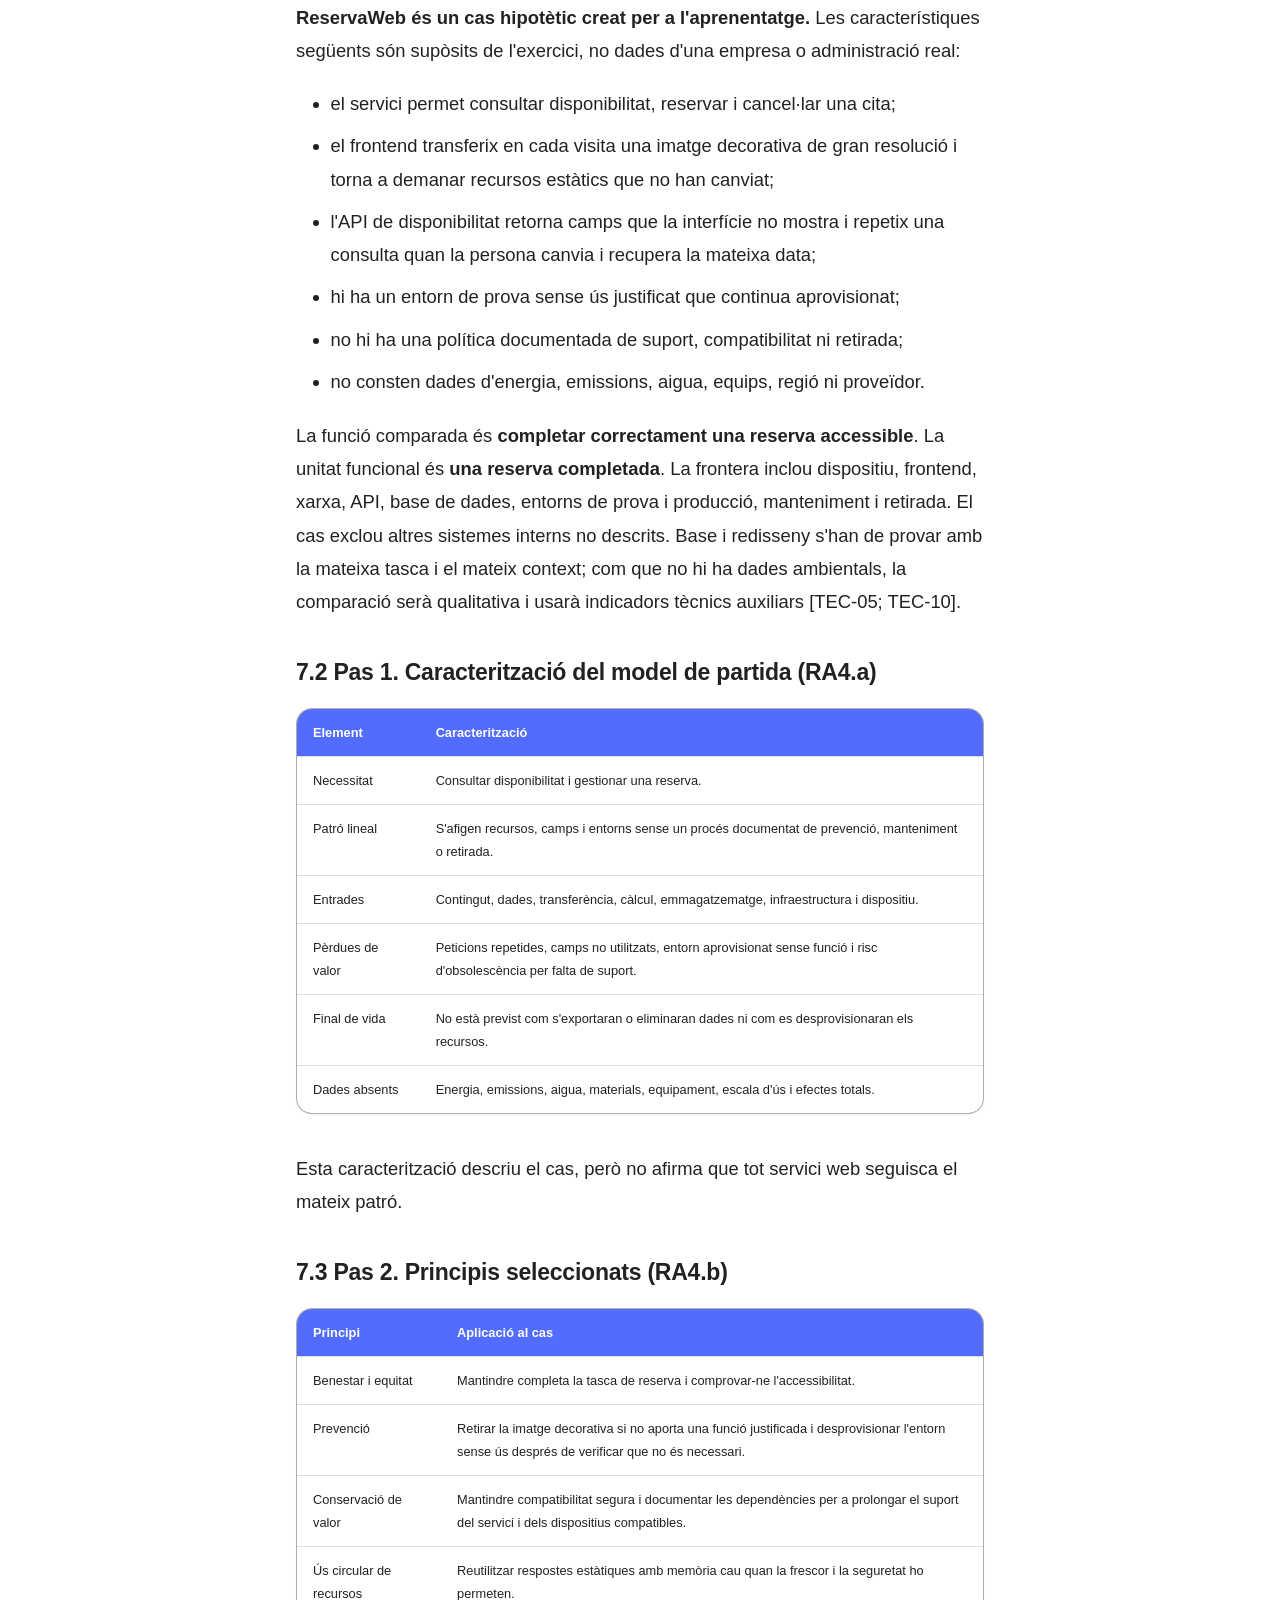
<file: site/unitats/u04/index.html>
<!doctype html>
<html lang="ca" class="no-js">
  <head>
    
      <meta charset="utf-8">
      <meta name="viewport" content="width=device-width,initial-scale=1">
      
        <meta name="description" content="Materials publicables del mòdul 1708 per a CFGS DAW">
      
      
        <meta name="author" content="Sostenibilitat DAW">
      
      
        <link rel="canonical" href="https://fermasdo.github.io/Apunts_Sostenibilitat/unitats/u04/">
      
      
        <link rel="prev" href="../u03/">
      
      
        <link rel="next" href="../u05/">
      
      
      <link rel="icon" href="../../assets/images/favicon.png">
      <meta name="generator" content="mkdocs-1.6.1, mkdocs-material-9.6.23">
    
    
      
        <title>U04 · Economia verda i circular - Sostenibilitat aplicada al sistema productiu</title>
      
    
    
      <link rel="stylesheet" href="../../assets/stylesheets/main.84d31ad4.min.css">
      
      


    
    
      
    
    
      
    
    
      <link rel="stylesheet" href="../../assets/estils-publicacio.css">
    
    <script>__md_scope=new URL("../..",location),__md_hash=e=>[...e].reduce(((e,_)=>(e<<5)-e+_.charCodeAt(0)),0),__md_get=(e,_=localStorage,t=__md_scope)=>JSON.parse(_.getItem(t.pathname+"."+e)),__md_set=(e,_,t=localStorage,a=__md_scope)=>{try{t.setItem(a.pathname+"."+e,JSON.stringify(_))}catch(e){}}</script>
    
      

    
    
    
  </head>
  
  
    <body dir="ltr">
  
    
    <input class="md-toggle" data-md-toggle="drawer" type="checkbox" id="__drawer" autocomplete="off">
    <input class="md-toggle" data-md-toggle="search" type="checkbox" id="__search" autocomplete="off">
    <label class="md-overlay" for="__drawer"></label>
    <div data-md-component="skip">
      
        
        <a href="#com-treballar-esta-unitat" class="md-skip">
          Salta el contingut
        </a>
      
    </div>
    <div data-md-component="announce">
      
    </div>
    
    
      

  

<header class="md-header md-header--shadow" data-md-component="header">
  <nav class="md-header__inner md-grid" aria-label="Capçalera">
    <a href="../.." title="Sostenibilitat aplicada al sistema productiu" class="md-header__button md-logo" aria-label="Sostenibilitat aplicada al sistema productiu" data-md-component="logo">
      
  
  <svg xmlns="http://www.w3.org/2000/svg" viewBox="0 0 24 24"><path d="M12 8a3 3 0 0 0 3-3 3 3 0 0 0-3-3 3 3 0 0 0-3 3 3 3 0 0 0 3 3m0 3.54C9.64 9.35 6.5 8 3 8v11c3.5 0 6.64 1.35 9 3.54 2.36-2.19 5.5-3.54 9-3.54V8c-3.5 0-6.64 1.35-9 3.54"/></svg>

    </a>
    <label class="md-header__button md-icon" for="__drawer">
      
      <svg xmlns="http://www.w3.org/2000/svg" viewBox="0 0 24 24"><path d="M3 6h18v2H3zm0 5h18v2H3zm0 5h18v2H3z"/></svg>
    </label>
    <div class="md-header__title" data-md-component="header-title">
      <div class="md-header__ellipsis">
        <div class="md-header__topic">
          <span class="md-ellipsis">
            Sostenibilitat aplicada al sistema productiu
          </span>
        </div>
        <div class="md-header__topic" data-md-component="header-topic">
          <span class="md-ellipsis">
            
              U04 · Economia verda i circular
            
          </span>
        </div>
      </div>
    </div>
    
    
      <script>var palette=__md_get("__palette");if(palette&&palette.color){if("(prefers-color-scheme)"===palette.color.media){var media=matchMedia("(prefers-color-scheme: light)"),input=document.querySelector(media.matches?"[data-md-color-media='(prefers-color-scheme: light)']":"[data-md-color-media='(prefers-color-scheme: dark)']");palette.color.media=input.getAttribute("data-md-color-media"),palette.color.scheme=input.getAttribute("data-md-color-scheme"),palette.color.primary=input.getAttribute("data-md-color-primary"),palette.color.accent=input.getAttribute("data-md-color-accent")}for(var[key,value]of Object.entries(palette.color))document.body.setAttribute("data-md-color-"+key,value)}</script>
    
    
    
      
      
        <label class="md-header__button md-icon" for="__search">
          
          <svg xmlns="http://www.w3.org/2000/svg" viewBox="0 0 24 24"><path d="M9.5 3A6.5 6.5 0 0 1 16 9.5c0 1.61-.59 3.09-1.56 4.23l.27.27h.79l5 5-1.5 1.5-5-5v-.79l-.27-.27A6.52 6.52 0 0 1 9.5 16 6.5 6.5 0 0 1 3 9.5 6.5 6.5 0 0 1 9.5 3m0 2C7 5 5 7 5 9.5S7 14 9.5 14 14 12 14 9.5 12 5 9.5 5"/></svg>
        </label>
        <div class="md-search" data-md-component="search" role="dialog">
  <label class="md-search__overlay" for="__search"></label>
  <div class="md-search__inner" role="search">
    <form class="md-search__form" name="search">
      <input type="text" class="md-search__input" name="query" aria-label="Cerca" placeholder="Cerca" autocapitalize="off" autocorrect="off" autocomplete="off" spellcheck="false" data-md-component="search-query" required>
      <label class="md-search__icon md-icon" for="__search">
        
        <svg xmlns="http://www.w3.org/2000/svg" viewBox="0 0 24 24"><path d="M9.5 3A6.5 6.5 0 0 1 16 9.5c0 1.61-.59 3.09-1.56 4.23l.27.27h.79l5 5-1.5 1.5-5-5v-.79l-.27-.27A6.52 6.52 0 0 1 9.5 16 6.5 6.5 0 0 1 3 9.5 6.5 6.5 0 0 1 9.5 3m0 2C7 5 5 7 5 9.5S7 14 9.5 14 14 12 14 9.5 12 5 9.5 5"/></svg>
        
        <svg xmlns="http://www.w3.org/2000/svg" viewBox="0 0 24 24"><path d="M20 11v2H8l5.5 5.5-1.42 1.42L4.16 12l7.92-7.92L13.5 5.5 8 11z"/></svg>
      </label>
      <nav class="md-search__options" aria-label="Cerca">
        
        <button type="reset" class="md-search__icon md-icon" title="Neteja" aria-label="Neteja" tabindex="-1">
          
          <svg xmlns="http://www.w3.org/2000/svg" viewBox="0 0 24 24"><path d="M19 6.41 17.59 5 12 10.59 6.41 5 5 6.41 10.59 12 5 17.59 6.41 19 12 13.41 17.59 19 19 17.59 13.41 12z"/></svg>
        </button>
      </nav>
      
    </form>
    <div class="md-search__output">
      <div class="md-search__scrollwrap" tabindex="0" data-md-scrollfix>
        <div class="md-search-result" data-md-component="search-result">
          <div class="md-search-result__meta">
            Inicialitzant cerca
          </div>
          <ol class="md-search-result__list" role="presentation"></ol>
        </div>
      </div>
    </div>
  </div>
</div>
      
    
    
  </nav>
  
</header>
    
    <div class="md-container" data-md-component="container">
      
      
        
          
        
      
      <main class="md-main" data-md-component="main">
        <div class="md-main__inner md-grid">
          
            
              
              <div class="md-sidebar md-sidebar--primary" data-md-component="sidebar" data-md-type="navigation" >
                <div class="md-sidebar__scrollwrap">
                  <div class="md-sidebar__inner">
                    



<nav class="md-nav md-nav--primary" aria-label="Navegació" data-md-level="0">
  <label class="md-nav__title" for="__drawer">
    <a href="../.." title="Sostenibilitat aplicada al sistema productiu" class="md-nav__button md-logo" aria-label="Sostenibilitat aplicada al sistema productiu" data-md-component="logo">
      
  
  <svg xmlns="http://www.w3.org/2000/svg" viewBox="0 0 24 24"><path d="M12 8a3 3 0 0 0 3-3 3 3 0 0 0-3-3 3 3 0 0 0-3 3 3 3 0 0 0 3 3m0 3.54C9.64 9.35 6.5 8 3 8v11c3.5 0 6.64 1.35 9 3.54 2.36-2.19 5.5-3.54 9-3.54V8c-3.5 0-6.64 1.35-9 3.54"/></svg>

    </a>
    Sostenibilitat aplicada al sistema productiu
  </label>
  
  <ul class="md-nav__list" data-md-scrollfix>
    
      
      
  
  
  
  
    <li class="md-nav__item">
      <a href="../.." class="md-nav__link">
        
  
  
  <span class="md-ellipsis">
    Portada
    
  </span>
  

      </a>
    </li>
  

    
      
      
  
  
  
  
    <li class="md-nav__item">
      <a href="../../guia-modul/" class="md-nav__link">
        
  
  
  <span class="md-ellipsis">
    Guia del mòdul
    
  </span>
  

      </a>
    </li>
  

    
      
      
  
  
    
  
  
  
    
    
    
    
      
        
        
      
    
    
    <li class="md-nav__item md-nav__item--active md-nav__item--section md-nav__item--nested">
      
        
        
        <input class="md-nav__toggle md-toggle " type="checkbox" id="__nav_3" checked>
        
          
          <label class="md-nav__link" for="__nav_3" id="__nav_3_label" tabindex="">
            
  
  
  <span class="md-ellipsis">
    Unitats
    
  </span>
  

            <span class="md-nav__icon md-icon"></span>
          </label>
        
        <nav class="md-nav" data-md-level="1" aria-labelledby="__nav_3_label" aria-expanded="true">
          <label class="md-nav__title" for="__nav_3">
            <span class="md-nav__icon md-icon"></span>
            Unitats
          </label>
          <ul class="md-nav__list" data-md-scrollfix>
            
              
                
  
  
  
  
    <li class="md-nav__item">
      <a href="../u01/" class="md-nav__link">
        
  
  
  <span class="md-ellipsis">
    U01 · La sostenibilitat en les organitzacions
    
  </span>
  

      </a>
    </li>
  

              
            
              
                
  
  
  
  
    <li class="md-nav__item">
      <a href="../u02/" class="md-nav__link">
        
  
  
  <span class="md-ellipsis">
    U02 · Reptes ambientals i socials
    
  </span>
  

      </a>
    </li>
  

              
            
              
                
  
  
  
  
    <li class="md-nav__item">
      <a href="../u03/" class="md-nav__link">
        
  
  
  <span class="md-ellipsis">
    U03 · Els ODS en l'acompliment professional i personal
    
  </span>
  

      </a>
    </li>
  

              
            
              
                
  
  
    
  
  
  
    <li class="md-nav__item md-nav__item--active">
      
      <input class="md-nav__toggle md-toggle" type="checkbox" id="__toc">
      
      
      
        <label class="md-nav__link md-nav__link--active" for="__toc">
          
  
  
  <span class="md-ellipsis">
    U04 · Economia verda i circular
    
  </span>
  

          <span class="md-nav__icon md-icon"></span>
        </label>
      
      <a href="./" class="md-nav__link md-nav__link--active">
        
  
  
  <span class="md-ellipsis">
    U04 · Economia verda i circular
    
  </span>
  

      </a>
      
        

<nav class="md-nav md-nav--secondary" aria-label="Taula de continguts">
  
  
  
  
    <label class="md-nav__title" for="__toc">
      <span class="md-nav__icon md-icon"></span>
      Taula de continguts
    </label>
    <ul class="md-nav__list" data-md-component="toc" data-md-scrollfix>
      
        <li class="md-nav__item">
  <a href="#com-treballar-esta-unitat" class="md-nav__link">
    <span class="md-ellipsis">
      Com treballar esta unitat
    </span>
  </a>
  
</li>
      
        <li class="md-nav__item">
  <a href="#11-resum" class="md-nav__link">
    <span class="md-ellipsis">
      11. Resum
    </span>
  </a>
  
    <nav class="md-nav" aria-label="11. Resum">
      <ul class="md-nav__list">
        
          <li class="md-nav__item">
  <a href="#14-referencies" class="md-nav__link">
    <span class="md-ellipsis">
      14. Referències
    </span>
  </a>
  
</li>
        
          <li class="md-nav__item">
  <a href="#curriculum" class="md-nav__link">
    <span class="md-ellipsis">
      Currículum
    </span>
  </a>
  
</li>
        
          <li class="md-nav__item">
  <a href="#marc-conceptual-i-normativa" class="md-nav__link">
    <span class="md-ellipsis">
      Marc conceptual i normativa
    </span>
  </a>
  
</li>
        
          <li class="md-nav__item">
  <a href="#estandards-i-orientacions-tecniques" class="md-nav__link">
    <span class="md-ellipsis">
      Estàndards i orientacions tècniques
    </span>
  </a>
  
</li>
        
          <li class="md-nav__item">
  <a href="#12-glossari" class="md-nav__link">
    <span class="md-ellipsis">
      12. Glossari
    </span>
  </a>
  
</li>
        
          <li class="md-nav__item">
  <a href="#10-solucionari-raonat" class="md-nav__link">
    <span class="md-ellipsis">
      10. Solucionari raonat
    </span>
  </a>
  
</li>
        
          <li class="md-nav__item">
  <a href="#orientacio" class="md-nav__link">
    <span class="md-ellipsis">
      Orientació
    </span>
  </a>
  
</li>
        
          <li class="md-nav__item">
  <a href="#proposit-i-que-aprendras" class="md-nav__link">
    <span class="md-ellipsis">
      Propòsit i què aprendràs
    </span>
  </a>
  
</li>
        
          <li class="md-nav__item">
  <a href="#prerequisits" class="md-nav__link">
    <span class="md-ellipsis">
      Prerequisits
    </span>
  </a>
  
</li>
        
          <li class="md-nav__item">
  <a href="#itinerari-i-temps-estimat" class="md-nav__link">
    <span class="md-ellipsis">
      Itinerari i temps estimat
    </span>
  </a>
  
</li>
        
          <li class="md-nav__item">
  <a href="#suport-tutoria-i-accessibilitat" class="md-nav__link">
    <span class="md-ellipsis">
      Suport, tutoria i accessibilitat
    </span>
  </a>
  
</li>
        
          <li class="md-nav__item">
  <a href="#resultats-i-criteris-treballats" class="md-nav__link">
    <span class="md-ellipsis">
      Resultats i criteris treballats
    </span>
  </a>
  
</li>
        
          <li class="md-nav__item">
  <a href="#13-mapa-de-tracabilitat" class="md-nav__link">
    <span class="md-ellipsis">
      13. Mapa de traçabilitat
    </span>
  </a>
  
</li>
        
      </ul>
    </nav>
  
</li>
      
        <li class="md-nav__item">
  <a href="#1-del-model-lineal-al-redisseny-responsable" class="md-nav__link">
    <span class="md-ellipsis">
      1. Del model lineal al redisseny responsable
    </span>
  </a>
  
    <nav class="md-nav" aria-label="1. Del model lineal al redisseny responsable">
      <ul class="md-nav__list">
        
          <li class="md-nav__item">
  <a href="#11-com-caracteritzar-el-model-actual" class="md-nav__link">
    <span class="md-ellipsis">
      1.1 Com caracteritzar el model actual
    </span>
  </a>
  
</li>
        
          <li class="md-nav__item">
  <a href="#12-una-pauta-daw-de-lectura" class="md-nav__link">
    <span class="md-ellipsis">
      1.2 Una pauta DAW de lectura
    </span>
  </a>
  
</li>
        
      </ul>
    </nav>
  
</li>
      
        <li class="md-nav__item">
  <a href="#2-economia-verda-economia-circular-i-reciclatge" class="md-nav__link">
    <span class="md-ellipsis">
      2. Economia verda, economia circular i reciclatge
    </span>
  </a>
  
    <nav class="md-nav" aria-label="2. Economia verda, economia circular i reciclatge">
      <ul class="md-nav__list">
        
          <li class="md-nav__item">
  <a href="#21-conceptes-que-no-son-sinonims" class="md-nav__link">
    <span class="md-ellipsis">
      2.1 Conceptes que no són sinònims
    </span>
  </a>
  
</li>
        
          <li class="md-nav__item">
  <a href="#22-principis-operatius-per-a-un-servici-web" class="md-nav__link">
    <span class="md-ellipsis">
      2.2 Principis operatius per a un servici web
    </span>
  </a>
  
</li>
        
      </ul>
    </nav>
  
</li>
      
        <li class="md-nav__item">
  <a href="#3-contrast-de-beneficis-limits-i-efecte-rebot" class="md-nav__link">
    <span class="md-ellipsis">
      3. Contrast de beneficis, límits i efecte rebot
    </span>
  </a>
  
    <nav class="md-nav" aria-label="3. Contrast de beneficis, límits i efecte rebot">
      <ul class="md-nav__list">
        
          <li class="md-nav__item">
  <a href="#31-protocol-minim-de-comparacio" class="md-nav__link">
    <span class="md-ellipsis">
      3.1 Protocol mínim de comparació
    </span>
  </a>
  
</li>
        
          <li class="md-nav__item">
  <a href="#32-que-es-pot-afirmar" class="md-nav__link">
    <span class="md-ellipsis">
      3.2 Què es pot afirmar
    </span>
  </a>
  
</li>
        
      </ul>
    </nav>
  
</li>
      
        <li class="md-nav__item">
  <a href="#4-ecodisseny-aplicat-a-daw" class="md-nav__link">
    <span class="md-ellipsis">
      4. Ecodisseny aplicat a DAW
    </span>
  </a>
  
    <nav class="md-nav" aria-label="4. Ecodisseny aplicat a DAW">
      <ul class="md-nav__list">
        
          <li class="md-nav__item">
  <a href="#41-registre-duna-decisio-decodisseny" class="md-nav__link">
    <span class="md-ellipsis">
      4.1 Registre d'una decisió d'ecodisseny
    </span>
  </a>
  
</li>
        
          <li class="md-nav__item">
  <a href="#42-arees-de-decisio" class="md-nav__link">
    <span class="md-ellipsis">
      4.2 Àrees de decisió
    </span>
  </a>
  
</li>
        
      </ul>
    </nav>
  
</li>
      
        <li class="md-nav__item">
  <a href="#5-pensament-de-cicle-de-vida-dun-servici-digital" class="md-nav__link">
    <span class="md-ellipsis">
      5. Pensament de cicle de vida d'un servici digital
    </span>
  </a>
  
    <nav class="md-nav" aria-label="5. Pensament de cicle de vida d&#39;un servici digital">
      <ul class="md-nav__list">
        
          <li class="md-nav__item">
  <a href="#51-mapa-textual-accessible" class="md-nav__link">
    <span class="md-ellipsis">
      5.1 Mapa textual accessible
    </span>
  </a>
  
</li>
        
          <li class="md-nav__item">
  <a href="#52-fitxa-danalisi-qualitativa" class="md-nav__link">
    <span class="md-ellipsis">
      5.2 Fitxa d'anàlisi qualitativa
    </span>
  </a>
  
</li>
        
      </ul>
    </nav>
  
</li>
      
        <li class="md-nav__item">
  <a href="#6-processos-daw-i-criteris-de-sostenibilitat" class="md-nav__link">
    <span class="md-ellipsis">
      6. Processos DAW i criteris de sostenibilitat
    </span>
  </a>
  
</li>
      
        <li class="md-nav__item">
  <a href="#7-cas-guiat-daw-resolt-reservaweb" class="md-nav__link">
    <span class="md-ellipsis">
      7. Cas guiat DAW resolt: ReservaWeb
    </span>
  </a>
  
    <nav class="md-nav" aria-label="7. Cas guiat DAW resolt: ReservaWeb">
      <ul class="md-nav__list">
        
          <li class="md-nav__item">
  <a href="#71-escenari-i-limits-del-cas" class="md-nav__link">
    <span class="md-ellipsis">
      7.1 Escenari i límits del cas
    </span>
  </a>
  
</li>
        
          <li class="md-nav__item">
  <a href="#72-pas-1-caracteritzacio-del-model-de-partida-ra4a" class="md-nav__link">
    <span class="md-ellipsis">
      7.2 Pas 1. Caracterització del model de partida (RA4.a)
    </span>
  </a>
  
</li>
        
          <li class="md-nav__item">
  <a href="#73-pas-2-principis-seleccionats-ra4b" class="md-nav__link">
    <span class="md-ellipsis">
      7.3 Pas 2. Principis seleccionats (RA4.b)
    </span>
  </a>
  
</li>
        
          <li class="md-nav__item">
  <a href="#74-pas-3-decisions-decodisseny-ra4d" class="md-nav__link">
    <span class="md-ellipsis">
      7.4 Pas 3. Decisions d'ecodisseny (RA4.d)
    </span>
  </a>
  
</li>
        
          <li class="md-nav__item">
  <a href="#75-pas-4-contrast-amb-el-model-de-partida-ra4c" class="md-nav__link">
    <span class="md-ellipsis">
      7.5 Pas 4. Contrast amb el model de partida (RA4.c)
    </span>
  </a>
  
</li>
        
          <li class="md-nav__item">
  <a href="#76-pas-5-cicle-de-vida-ra4e" class="md-nav__link">
    <span class="md-ellipsis">
      7.6 Pas 5. Cicle de vida (RA4.e)
    </span>
  </a>
  
</li>
        
          <li class="md-nav__item">
  <a href="#77-pas-6-processos-i-criteris-aplicats-ra4f" class="md-nav__link">
    <span class="md-ellipsis">
      7.7 Pas 6. Processos i criteris aplicats (RA4.f)
    </span>
  </a>
  
</li>
        
      </ul>
    </nav>
  
</li>
      
        <li class="md-nav__item">
  <a href="#8-activitat-asincrona-redisseny-circular-dun-servici-web" class="md-nav__link">
    <span class="md-ellipsis">
      8. Activitat asíncrona: redisseny circular d'un servici web
    </span>
  </a>
  
    <nav class="md-nav" aria-label="8. Activitat asíncrona: redisseny circular d&#39;un servici web">
      <ul class="md-nav__list">
        
          <li class="md-nav__item">
  <a href="#81-objectiu-i-modalitat" class="md-nav__link">
    <span class="md-ellipsis">
      8.1 Objectiu i modalitat
    </span>
  </a>
  
</li>
        
          <li class="md-nav__item">
  <a href="#82-recursos" class="md-nav__link">
    <span class="md-ellipsis">
      8.2 Recursos
    </span>
  </a>
  
</li>
        
          <li class="md-nav__item">
  <a href="#83-passos" class="md-nav__link">
    <span class="md-ellipsis">
      8.3 Passos
    </span>
  </a>
  
</li>
        
          <li class="md-nav__item">
  <a href="#84-plantilla-de-lliurament" class="md-nav__link">
    <span class="md-ellipsis">
      8.4 Plantilla de lliurament
    </span>
  </a>
  
</li>
        
          <li class="md-nav__item">
  <a href="#85-lliurament-i-us-de-la-tutoria" class="md-nav__link">
    <span class="md-ellipsis">
      8.5 Lliurament i ús de la tutoria
    </span>
  </a>
  
</li>
        
          <li class="md-nav__item">
  <a href="#86-criteris-dexit-i-retroaccio-prevista" class="md-nav__link">
    <span class="md-ellipsis">
      8.6 Criteris d'èxit i retroacció prevista
    </span>
  </a>
  
</li>
        
      </ul>
    </nav>
  
</li>
      
        <li class="md-nav__item">
  <a href="#9-autoavaluacio" class="md-nav__link">
    <span class="md-ellipsis">
      9. Autoavaluació
    </span>
  </a>
  
</li>
      
    </ul>
  
</nav>
      
    </li>
  

              
            
              
                
  
  
  
  
    <li class="md-nav__item">
      <a href="../u05/" class="md-nav__link">
        
  
  
  <span class="md-ellipsis">
    U05 · Activitats sostenibles i medi ambient
    
  </span>
  

      </a>
    </li>
  

              
            
              
                
  
  
  
  
    <li class="md-nav__item">
      <a href="../u06/" class="md-nav__link">
        
  
  
  <span class="md-ellipsis">
    U06 · El pla de sostenibilitat
    
  </span>
  

      </a>
    </li>
  

              
            
          </ul>
        </nav>
      
    </li>
  

    
      
      
  
  
  
  
    
    
    
    
      
        
        
      
    
    
    <li class="md-nav__item md-nav__item--section md-nav__item--nested">
      
        
        
        <input class="md-nav__toggle md-toggle " type="checkbox" id="__nav_4" >
        
          
          <label class="md-nav__link" for="__nav_4" id="__nav_4_label" tabindex="">
            
  
  
  <span class="md-ellipsis">
    Informació del curs
    
  </span>
  

            <span class="md-nav__icon md-icon"></span>
          </label>
        
        <nav class="md-nav" data-md-level="1" aria-labelledby="__nav_4_label" aria-expanded="false">
          <label class="md-nav__title" for="__nav_4">
            <span class="md-nav__icon md-icon"></span>
            Informació del curs
          </label>
          <ul class="md-nav__list" data-md-scrollfix>
            
              
                
  
  
  
  
    <li class="md-nav__item">
      <a href="../../curs/itinerari/" class="md-nav__link">
        
  
  
  <span class="md-ellipsis">
    Itinerari i càrrega orientativa
    
  </span>
  

      </a>
    </li>
  

              
            
              
                
  
  
  
  
    <li class="md-nav__item">
      <a href="../../curs/pla-curs/" class="md-nav__link">
        
  
  
  <span class="md-ellipsis">
    Pla i planificació del curs
    
  </span>
  

      </a>
    </li>
  

              
            
              
                
  
  
  
  
    <li class="md-nav__item">
      <a href="../../curs/matriu-curricular/" class="md-nav__link">
        
  
  
  <span class="md-ellipsis">
    Matriu curricular
    
  </span>
  

      </a>
    </li>
  

              
            
              
                
  
  
  
  
    <li class="md-nav__item">
      <a href="../../curs/estat-publicacio/" class="md-nav__link">
        
  
  
  <span class="md-ellipsis">
    Estat de publicació
    
  </span>
  

      </a>
    </li>
  

              
            
          </ul>
        </nav>
      
    </li>
  

    
  </ul>
</nav>
                  </div>
                </div>
              </div>
            
            
              
              <div class="md-sidebar md-sidebar--secondary" data-md-component="sidebar" data-md-type="toc" >
                <div class="md-sidebar__scrollwrap">
                  <div class="md-sidebar__inner">
                    

<nav class="md-nav md-nav--secondary" aria-label="Taula de continguts">
  
  
  
  
    <label class="md-nav__title" for="__toc">
      <span class="md-nav__icon md-icon"></span>
      Taula de continguts
    </label>
    <ul class="md-nav__list" data-md-component="toc" data-md-scrollfix>
      
        <li class="md-nav__item">
  <a href="#com-treballar-esta-unitat" class="md-nav__link">
    <span class="md-ellipsis">
      Com treballar esta unitat
    </span>
  </a>
  
</li>
      
        <li class="md-nav__item">
  <a href="#11-resum" class="md-nav__link">
    <span class="md-ellipsis">
      11. Resum
    </span>
  </a>
  
    <nav class="md-nav" aria-label="11. Resum">
      <ul class="md-nav__list">
        
          <li class="md-nav__item">
  <a href="#14-referencies" class="md-nav__link">
    <span class="md-ellipsis">
      14. Referències
    </span>
  </a>
  
</li>
        
          <li class="md-nav__item">
  <a href="#curriculum" class="md-nav__link">
    <span class="md-ellipsis">
      Currículum
    </span>
  </a>
  
</li>
        
          <li class="md-nav__item">
  <a href="#marc-conceptual-i-normativa" class="md-nav__link">
    <span class="md-ellipsis">
      Marc conceptual i normativa
    </span>
  </a>
  
</li>
        
          <li class="md-nav__item">
  <a href="#estandards-i-orientacions-tecniques" class="md-nav__link">
    <span class="md-ellipsis">
      Estàndards i orientacions tècniques
    </span>
  </a>
  
</li>
        
          <li class="md-nav__item">
  <a href="#12-glossari" class="md-nav__link">
    <span class="md-ellipsis">
      12. Glossari
    </span>
  </a>
  
</li>
        
          <li class="md-nav__item">
  <a href="#10-solucionari-raonat" class="md-nav__link">
    <span class="md-ellipsis">
      10. Solucionari raonat
    </span>
  </a>
  
</li>
        
          <li class="md-nav__item">
  <a href="#orientacio" class="md-nav__link">
    <span class="md-ellipsis">
      Orientació
    </span>
  </a>
  
</li>
        
          <li class="md-nav__item">
  <a href="#proposit-i-que-aprendras" class="md-nav__link">
    <span class="md-ellipsis">
      Propòsit i què aprendràs
    </span>
  </a>
  
</li>
        
          <li class="md-nav__item">
  <a href="#prerequisits" class="md-nav__link">
    <span class="md-ellipsis">
      Prerequisits
    </span>
  </a>
  
</li>
        
          <li class="md-nav__item">
  <a href="#itinerari-i-temps-estimat" class="md-nav__link">
    <span class="md-ellipsis">
      Itinerari i temps estimat
    </span>
  </a>
  
</li>
        
          <li class="md-nav__item">
  <a href="#suport-tutoria-i-accessibilitat" class="md-nav__link">
    <span class="md-ellipsis">
      Suport, tutoria i accessibilitat
    </span>
  </a>
  
</li>
        
          <li class="md-nav__item">
  <a href="#resultats-i-criteris-treballats" class="md-nav__link">
    <span class="md-ellipsis">
      Resultats i criteris treballats
    </span>
  </a>
  
</li>
        
          <li class="md-nav__item">
  <a href="#13-mapa-de-tracabilitat" class="md-nav__link">
    <span class="md-ellipsis">
      13. Mapa de traçabilitat
    </span>
  </a>
  
</li>
        
      </ul>
    </nav>
  
</li>
      
        <li class="md-nav__item">
  <a href="#1-del-model-lineal-al-redisseny-responsable" class="md-nav__link">
    <span class="md-ellipsis">
      1. Del model lineal al redisseny responsable
    </span>
  </a>
  
    <nav class="md-nav" aria-label="1. Del model lineal al redisseny responsable">
      <ul class="md-nav__list">
        
          <li class="md-nav__item">
  <a href="#11-com-caracteritzar-el-model-actual" class="md-nav__link">
    <span class="md-ellipsis">
      1.1 Com caracteritzar el model actual
    </span>
  </a>
  
</li>
        
          <li class="md-nav__item">
  <a href="#12-una-pauta-daw-de-lectura" class="md-nav__link">
    <span class="md-ellipsis">
      1.2 Una pauta DAW de lectura
    </span>
  </a>
  
</li>
        
      </ul>
    </nav>
  
</li>
      
        <li class="md-nav__item">
  <a href="#2-economia-verda-economia-circular-i-reciclatge" class="md-nav__link">
    <span class="md-ellipsis">
      2. Economia verda, economia circular i reciclatge
    </span>
  </a>
  
    <nav class="md-nav" aria-label="2. Economia verda, economia circular i reciclatge">
      <ul class="md-nav__list">
        
          <li class="md-nav__item">
  <a href="#21-conceptes-que-no-son-sinonims" class="md-nav__link">
    <span class="md-ellipsis">
      2.1 Conceptes que no són sinònims
    </span>
  </a>
  
</li>
        
          <li class="md-nav__item">
  <a href="#22-principis-operatius-per-a-un-servici-web" class="md-nav__link">
    <span class="md-ellipsis">
      2.2 Principis operatius per a un servici web
    </span>
  </a>
  
</li>
        
      </ul>
    </nav>
  
</li>
      
        <li class="md-nav__item">
  <a href="#3-contrast-de-beneficis-limits-i-efecte-rebot" class="md-nav__link">
    <span class="md-ellipsis">
      3. Contrast de beneficis, límits i efecte rebot
    </span>
  </a>
  
    <nav class="md-nav" aria-label="3. Contrast de beneficis, límits i efecte rebot">
      <ul class="md-nav__list">
        
          <li class="md-nav__item">
  <a href="#31-protocol-minim-de-comparacio" class="md-nav__link">
    <span class="md-ellipsis">
      3.1 Protocol mínim de comparació
    </span>
  </a>
  
</li>
        
          <li class="md-nav__item">
  <a href="#32-que-es-pot-afirmar" class="md-nav__link">
    <span class="md-ellipsis">
      3.2 Què es pot afirmar
    </span>
  </a>
  
</li>
        
      </ul>
    </nav>
  
</li>
      
        <li class="md-nav__item">
  <a href="#4-ecodisseny-aplicat-a-daw" class="md-nav__link">
    <span class="md-ellipsis">
      4. Ecodisseny aplicat a DAW
    </span>
  </a>
  
    <nav class="md-nav" aria-label="4. Ecodisseny aplicat a DAW">
      <ul class="md-nav__list">
        
          <li class="md-nav__item">
  <a href="#41-registre-duna-decisio-decodisseny" class="md-nav__link">
    <span class="md-ellipsis">
      4.1 Registre d'una decisió d'ecodisseny
    </span>
  </a>
  
</li>
        
          <li class="md-nav__item">
  <a href="#42-arees-de-decisio" class="md-nav__link">
    <span class="md-ellipsis">
      4.2 Àrees de decisió
    </span>
  </a>
  
</li>
        
      </ul>
    </nav>
  
</li>
      
        <li class="md-nav__item">
  <a href="#5-pensament-de-cicle-de-vida-dun-servici-digital" class="md-nav__link">
    <span class="md-ellipsis">
      5. Pensament de cicle de vida d'un servici digital
    </span>
  </a>
  
    <nav class="md-nav" aria-label="5. Pensament de cicle de vida d&#39;un servici digital">
      <ul class="md-nav__list">
        
          <li class="md-nav__item">
  <a href="#51-mapa-textual-accessible" class="md-nav__link">
    <span class="md-ellipsis">
      5.1 Mapa textual accessible
    </span>
  </a>
  
</li>
        
          <li class="md-nav__item">
  <a href="#52-fitxa-danalisi-qualitativa" class="md-nav__link">
    <span class="md-ellipsis">
      5.2 Fitxa d'anàlisi qualitativa
    </span>
  </a>
  
</li>
        
      </ul>
    </nav>
  
</li>
      
        <li class="md-nav__item">
  <a href="#6-processos-daw-i-criteris-de-sostenibilitat" class="md-nav__link">
    <span class="md-ellipsis">
      6. Processos DAW i criteris de sostenibilitat
    </span>
  </a>
  
</li>
      
        <li class="md-nav__item">
  <a href="#7-cas-guiat-daw-resolt-reservaweb" class="md-nav__link">
    <span class="md-ellipsis">
      7. Cas guiat DAW resolt: ReservaWeb
    </span>
  </a>
  
    <nav class="md-nav" aria-label="7. Cas guiat DAW resolt: ReservaWeb">
      <ul class="md-nav__list">
        
          <li class="md-nav__item">
  <a href="#71-escenari-i-limits-del-cas" class="md-nav__link">
    <span class="md-ellipsis">
      7.1 Escenari i límits del cas
    </span>
  </a>
  
</li>
        
          <li class="md-nav__item">
  <a href="#72-pas-1-caracteritzacio-del-model-de-partida-ra4a" class="md-nav__link">
    <span class="md-ellipsis">
      7.2 Pas 1. Caracterització del model de partida (RA4.a)
    </span>
  </a>
  
</li>
        
          <li class="md-nav__item">
  <a href="#73-pas-2-principis-seleccionats-ra4b" class="md-nav__link">
    <span class="md-ellipsis">
      7.3 Pas 2. Principis seleccionats (RA4.b)
    </span>
  </a>
  
</li>
        
          <li class="md-nav__item">
  <a href="#74-pas-3-decisions-decodisseny-ra4d" class="md-nav__link">
    <span class="md-ellipsis">
      7.4 Pas 3. Decisions d'ecodisseny (RA4.d)
    </span>
  </a>
  
</li>
        
          <li class="md-nav__item">
  <a href="#75-pas-4-contrast-amb-el-model-de-partida-ra4c" class="md-nav__link">
    <span class="md-ellipsis">
      7.5 Pas 4. Contrast amb el model de partida (RA4.c)
    </span>
  </a>
  
</li>
        
          <li class="md-nav__item">
  <a href="#76-pas-5-cicle-de-vida-ra4e" class="md-nav__link">
    <span class="md-ellipsis">
      7.6 Pas 5. Cicle de vida (RA4.e)
    </span>
  </a>
  
</li>
        
          <li class="md-nav__item">
  <a href="#77-pas-6-processos-i-criteris-aplicats-ra4f" class="md-nav__link">
    <span class="md-ellipsis">
      7.7 Pas 6. Processos i criteris aplicats (RA4.f)
    </span>
  </a>
  
</li>
        
      </ul>
    </nav>
  
</li>
      
        <li class="md-nav__item">
  <a href="#8-activitat-asincrona-redisseny-circular-dun-servici-web" class="md-nav__link">
    <span class="md-ellipsis">
      8. Activitat asíncrona: redisseny circular d'un servici web
    </span>
  </a>
  
    <nav class="md-nav" aria-label="8. Activitat asíncrona: redisseny circular d&#39;un servici web">
      <ul class="md-nav__list">
        
          <li class="md-nav__item">
  <a href="#81-objectiu-i-modalitat" class="md-nav__link">
    <span class="md-ellipsis">
      8.1 Objectiu i modalitat
    </span>
  </a>
  
</li>
        
          <li class="md-nav__item">
  <a href="#82-recursos" class="md-nav__link">
    <span class="md-ellipsis">
      8.2 Recursos
    </span>
  </a>
  
</li>
        
          <li class="md-nav__item">
  <a href="#83-passos" class="md-nav__link">
    <span class="md-ellipsis">
      8.3 Passos
    </span>
  </a>
  
</li>
        
          <li class="md-nav__item">
  <a href="#84-plantilla-de-lliurament" class="md-nav__link">
    <span class="md-ellipsis">
      8.4 Plantilla de lliurament
    </span>
  </a>
  
</li>
        
          <li class="md-nav__item">
  <a href="#85-lliurament-i-us-de-la-tutoria" class="md-nav__link">
    <span class="md-ellipsis">
      8.5 Lliurament i ús de la tutoria
    </span>
  </a>
  
</li>
        
          <li class="md-nav__item">
  <a href="#86-criteris-dexit-i-retroaccio-prevista" class="md-nav__link">
    <span class="md-ellipsis">
      8.6 Criteris d'èxit i retroacció prevista
    </span>
  </a>
  
</li>
        
      </ul>
    </nav>
  
</li>
      
        <li class="md-nav__item">
  <a href="#9-autoavaluacio" class="md-nav__link">
    <span class="md-ellipsis">
      9. Autoavaluació
    </span>
  </a>
  
</li>
      
    </ul>
  
</nav>
                  </div>
                </div>
              </div>
            
          
          
            <div class="md-content" data-md-component="content">
              <article class="md-content__inner md-typeset">
                
                  



<!-- Fitxer generat per scripts/sincronitza_mkdocs.py; no l'edites manualment. -->

<h1 id="economia-circular-i-ecodisseny-de-servicis-web">Economia circular i ecodisseny de servicis web<a class="headerlink" href="#economia-circular-i-ecodisseny-de-servicis-web" title="Permanent link">&para;</a></h1>
<div class="guia-progresiva">
<h2 id="com-treballar-esta-unitat">Com treballar esta unitat<a class="headerlink" href="#com-treballar-esta-unitat" title="Permanent link">&para;</a></h2>
<p class="lectura-clau"><strong>Primer, orienta't; després, practica.</strong>
No cal memoritzar els detalls abans de saber quin producte elaboraràs.</p>
<div class="passos-lectura">
<ol>
<li><strong>Orientació.</strong> Consulta el propòsit, els prerequisits i el temps orientatiu.</li>
<li><strong>Idees clau.</strong> Llig els blocs de contingut i contrasta'ls amb el cas guiat.</li>
<li><strong>Acció.</strong> Revisa l'activitat i els criteris d'èxit abans de començar el producte.</li>
<li><strong>Comprovació.</strong> Respon l'autoavaluació i obri el solucionari després.</li>
</ol>
</div>
<div class="admonition tip">
<p class="admonition-title">Per a avançar:</p>
<p>conserva els dubtes i usa la proposta de tutoria o el treball
autònom equivalent. El canal docent concret l'ha de confirmar el centre.</p>
</div>
</div>
<p>La informació curricular, la traçabilitat i les referències completes es pot
consultar al final de la pàgina en seccions desplegables.</p>
<div class="admonition note">
<p class="admonition-title">Idees clau per començar</p>
<p>Este resum procedeix literalment del material de la unitat; el desenrotllament complet apareix més avall.</p>
</div>
<h2 id="11-resum">11. Resum<a class="headerlink" href="#11-resum" title="Permanent link">&para;</a></h2>
<ul>
<li>El model de partida d'un servici web inclou funció, programari, dades,
  dispositius, xarxa, infraestructura, manteniment i retirada.</li>
<li>L'economia verda inclusiva incorpora benestar i equitat; l'economia circular
  busca conservar valor, prolongar l'ús i previndre residus. Reciclar és només
  una part posterior de la jerarquia material.</li>
<li>L'ecodisseny integra aspectes ambientals en decisions controlables o
  influenciables del disseny i desenrotllament.</li>
<li>Una decisió útil connecta problema, decisió, criteri, prova i límit.</li>
<li>El pensament de cicle de vida evita optimitzar una fase traslladant el
  problema a una altra, però no equival a una ACV certificada.</li>
<li>Una comparació necessita funció equivalent, unitat funcional, línia base,
  frontera, context, mètode i qualitat de dades.</li>
<li>Bytes, peticions o temps són indicadors tècnics, no mesures automàtiques
  d'energia o emissions.</li>
<li>La conclusió responsable diferencia què millora, què pot empitjorar i què
  queda indeterminat.</li>
</ul>
<details class="publicacio-desplegable">
<summary>Referències completes i fonts</summary>
<h3 id="14-referencies">14. Referències<a class="headerlink" href="#14-referencies" title="Permanent link">&para;</a></h3>
<p>Fonts identificades i admeses pel dossier documental d'U04. Data de consulta:
30 de juliol de 2026.</p>
<h3 id="curriculum">Currículum<a class="headerlink" href="#curriculum" title="Permanent link">&para;</a></h3>
<ul>
<li><strong>[CUR-01]</strong> Consell de la Generalitat Valenciana. <em>Decret 114/2025, de 29
  de juliol, del Consell, pel qual s'establixen els currículums dels cicles
  formatius de grau mitjà i de grau superior de Formació Professional, en
  aplicació de la Llei orgànica 3/2022</em>. Annex IX, pp. 118–119.
  https://dogv.gva.es/datos/2025/08/04/pdf/2025_29742_va.pdf</li>
</ul>
<h3 id="marc-conceptual-i-normativa">Marc conceptual i normativa<a class="headerlink" href="#marc-conceptual-i-normativa" title="Permanent link">&para;</a></h3>
<ul>
<li><strong>[CON-01]</strong> Programa de les Nacions Unides per al Medi Ambient. <em>What is an
  “Inclusive Green Economy”?</em>, actualitzat el 19.03.2019, apartats «Green
  Economy» i «From GEI to an Inclusive Green Economy».
  https://www.unep.org/explore-topics/green-economy/why-does-green-economy-matter/what-inclusive-green-economy</li>
<li><strong>[CON-02]</strong> International Organization for Standardization. <em>ISO
  59004:2024, Circular economy — Vocabulary, principles and guidance for
  implementation</em>, 22.05.2024. Edició publicada i marcada per ISO «to be
  revised» en la data de tall. https://www.iso.org/standard/80648.html</li>
<li><strong>[CON-03]</strong> Agència Europea de Medi Ambient. <em>Accelerating the circular
  economy in Europe</em>, EEA Report 13/2023, publicat el 21.03.2024, resum de la
  publicació. https://www.eea.europa.eu/en/analysis/publications/accelerating-the-circular-economy</li>
<li><strong>[CON-04]</strong> IPCC, Grup de Treball III. <em>Climate Change 2022: Mitigation of
  Climate Change</em>, capítol 5, resum executiu i apartats 5.3.4–5.3.4.2.
  https://www.ipcc.ch/report/ar6/wg3/chapter/chapter-5/</li>
<li><strong>[NOR-01]</strong> Corts Generals. <em>Llei 7/2022, de 8 d'abril, de residus i sòls
  contaminats per a una economia circular</em>, text consolidat, articles 8 i
  18.1.a–e. https://www.boe.es/eli/es/l/2022/04/08/7/con</li>
<li><strong>[NOR-02]</strong> Govern d'Espanya. <em>Reial decret 110/2015, de 20 de febrer, sobre
  residus d'aparells elèctrics i electrònics</em>, text consolidat, articles 12,
  13 i 15. https://www.boe.es/eli/es/rd/2015/02/20/110/con</li>
</ul>
<h3 id="estandards-i-orientacions-tecniques">Estàndards i orientacions tècniques<a class="headerlink" href="#estandards-i-orientacions-tecniques" title="Permanent link">&para;</a></h3>
<ul>
<li><strong>[TEC-01]</strong> Arcep, Arcom, ADEME i Mission interministérielle numérique
  écoresponsable. <em>Référentiel général d'écoconception de services numériques
  (RGESN)</em>, versió 2, 28.05.2024; criteris actualitzats 24.09.2024.
  https://ecoresponsable.numerique.gouv.fr/publications/referentiel-general-ecoconception/</li>
<li><strong>[TEC-02]</strong> International Organization for Standardization. <em>ISO
  14006:2020, Environmental management systems — Guidelines for incorporating
  ecodesign</em>, 30.01.2020; confirmada en 2025.
  https://www.iso.org/standard/72644.html</li>
<li><strong>[TEC-03]</strong> International Organization for Standardization. <em>ISO
  14040:2006, Environmental management — Life cycle assessment — Principles
  and framework</em>, amb esmena 1:2020. https://www.iso.org/standard/37456.html</li>
<li><strong>[TEC-04]</strong> International Organization for Standardization. <em>ISO
  14044:2006, Environmental management — Life cycle assessment — Requirements
  and guidelines</em>, amb esmenes 1:2017 i 2:2020.
  https://www.iso.org/standard/38498.html</li>
<li><strong>[TEC-05]</strong> Unió Internacional de Telecomunicacions. <em>Recommendation ITU-T
  L.1410 (11/2024), Methodology for environmental life cycle assessments of
  information and communication technology goods, networks and services</em>,
  aprovada el 06.11.2024. https://www.itu.int/rec/T-REC-L.1410-202411-I/en</li>
<li><strong>[TEC-06]</strong> W3C Sustainable Web Interest Group. <em>Web Sustainability
  Guidelines</em>, W3C Group Note Draft, 29.07.2026. Esborrany no avalat pel W3C i
  susceptible de canvi.
  https://www.w3.org/TR/2026/DNOTE-web-sustainability-guidelines-20260729/</li>
<li><strong>[TEC-07]</strong> IETF; RFC Editor. <em>RFC 9111, HTTP Caching</em>, juny de 2022, STD 98,
  apartats 1–5 i 7. https://www.rfc-editor.org/rfc/rfc9111.html</li>
<li><strong>[TEC-08]</strong> IETF; RFC Editor. <em>RFC 9110, HTTP Semantics</em>, juny de 2022, STD
  97, apartats 8.4 i 12.5.3.
  https://www.rfc-editor.org/rfc/rfc9110.html#section-8.4</li>
<li><strong>[TEC-09]</strong> Arcep, Arcom, ADEME i Mission interministérielle numérique
  écoresponsable. <em>RGESN</em>, versió 2, criteris 6.1, 6.2 i 6.3.
  https://ecoresponsable.numerique.gouv.fr/publications/referentiel-general-ecoconception/#frontend</li>
<li><strong>[TEC-10]</strong> Green Software Foundation. <em>Software Carbon Intensity (SCI)
  Specification</em>, versió 1.1.0, 2024, apartats «Procedure», «Software boundary»,
  «Functional unit», «Quantification method» i comparació amb línia base.
  https://sci.greensoftware.foundation/</li>
<li><strong>[TEC-11]</strong> World Wide Web Consortium. <em>Web Content Accessibility Guidelines
  (WCAG) 2.2</em>, Recomanació de 12.12.2024, seccions 1–5.
  https://www.w3.org/TR/2024/REC-WCAG22-20241212/</li>
</ul>
<details class="publicacio-desplegable">
<summary>Glossari de consulta</summary>
<h3 id="12-glossari">12. Glossari<a class="headerlink" href="#12-glossari" title="Permanent link">&para;</a></h3>
<table>
<thead>
<tr>
<th>Terme</th>
<th>Definició</th>
</tr>
</thead>
<tbody>
<tr>
<td>ACV</td>
<td>Metodologia estructurada d'anàlisi del cicle de vida amb objectiu i abast, inventari, avaluació d'impactes i interpretació, a més d'informe i limitacions.</td>
</tr>
<tr>
<td>Ecodisseny</td>
<td>Integració d'aspectes ambientals relacionats amb el producte o servici en el disseny i desenrotllament.</td>
</tr>
<tr>
<td>Economia circular</td>
<td>Transició cap a l'ús circular dels recursos, la conservació de valor, la durabilitat i la prevenció de residus.</td>
</tr>
<tr>
<td>Economia verda inclusiva</td>
<td>Marc orientat al benestar i l'equitat social amb reducció significativa de riscos ambientals i escassetats ecològiques.</td>
</tr>
<tr>
<td>Efecte rebot</td>
<td>Augment d'ús o demanda que reduïx o anul·la l'estalvi esperat d'una millora d'eficiència.</td>
</tr>
<tr>
<td>Frontera del sistema</td>
<td>Conjunt de processos i components inclosos o exclosos de l'anàlisi.</td>
</tr>
<tr>
<td>Indicador tècnic auxiliar</td>
<td>Mesura de recursos o rendiment, com bytes o peticions, que no representa necessàriament un impacte ambiental final.</td>
</tr>
<tr>
<td>Línia base</td>
<td>Estat de referència calculat amb la mateixa funció, frontera, mètode i supòsits que l'alternativa.</td>
</tr>
<tr>
<td>Memòria cau</td>
<td>Mecanisme de reutilització de respostes o dades per a evitar transferències o càlculs repetits quan la semàntica i la seguretat ho permeten.</td>
</tr>
<tr>
<td>Model lineal</td>
<td>Model de referència basat en extracció, producció, ús i disposició.</td>
</tr>
<tr>
<td>RAEE</td>
<td>Aparell elèctric o electrònic que s'ha convertit en residu dins de l'àmbit de la norma aplicable.</td>
</tr>
<tr>
<td>Unitat funcional</td>
<td>Unitat comuna que representa la funció comparada i a la qual es referixen els fluxos o la intensitat.</td>
</tr>
</tbody>
</table>
<details class="publicacio-desplegable">
<summary>Solucionari raonat (obri'l després de respondre)</summary>
<h3 id="10-solucionari-raonat">10. Solucionari raonat<a class="headerlink" href="#10-solucionari-raonat" title="Permanent link">&para;</a></h3>
<ol>
<li><strong>L'economia verda inclusiva és un marc més ampli</strong> de benestar, equitat i
   reducció de riscos ambientals; l'economia circular se centra en la transició
   sistèmica dels recursos, la conservació de valor, la durabilitat i la
   prevenció. Poden relacionar-se, però no són sinònims [CON-01–CON-03].</li>
<li><strong>Prevenció → preparació per a la reutilització → reciclatge → altra
   valorització → eliminació.</strong> És l'ordre general de l'article 8 de la Llei
   7/2022 [NOR-01].</li>
<li><strong>Perquè no concreta una funció comparable.</strong> Una unitat funcional ha de
   representar com escala el servici, com ara una reserva completada. Sense
   això es podrien comparar servicis que resolen necessitats diferents
   [TEC-05; TEC-10].</li>
<li><strong>Només que ha millorat l'indicador tècnic de transferència</strong> dins de la
   prova, si la funció i el mètode són equivalents. No es pot convertir eixa
   dada automàticament en energia o CO2e [TEC-09–TEC-10].</li>
<li><strong>No.</strong> La resposta ha de ser reutilitzable i cal controlar frescor,
   validació, invalidació, privacitat i seguretat. Una dada personal o una
   disponibilitat canviant pot requerir un tractament diferent [TEC-07].</li>
<li><strong>Objectiu i abast, inventari, avaluació d'impactes i interpretació.</strong> Una
   ACV també comporta informe, limitacions i, segons l'ús, revisió crítica
   [TEC-03–TEC-05].</li>
<li><strong>Problema → decisió → criteri → prova → límit.</strong> El criteri justifica la
   direcció del canvi i el límit evita conclusions excessives.</li>
<li><strong>Pot augmentar el treball de manteniment o entrar en conflicte amb la
   seguretat.</strong> Allargar suport només és responsable si la compatibilitat
   continua sent segura i funcional [CON-04; TEC-01].</li>
<li><strong>Quan un aparell elèctric o electrònic inclòs en l'àmbit normatiu es
   convertix en residu.</strong> Aleshores s'ha d'entregar pels canals regulats. Ni el
   codi ni les dades són RAEE [NOR-02].</li>
<li><strong>Cal considerar l'efecte rebot</strong> i observar, a més de la intensitat per
    reserva, l'activitat i els recursos totals. L'eficiència unitària no
    garantix una reducció absoluta [CON-04].</li>
</ol>
</details>
<details class="publicacio-desplegable curricular">
<summary>Informació curricular i traçabilitat</summary>
<h3 id="orientacio">Orientació<a class="headerlink" href="#orientacio" title="Permanent link">&para;</a></h3>
<h3 id="proposit-i-que-aprendras">Propòsit i què aprendràs<a class="headerlink" href="#proposit-i-que-aprendras" title="Permanent link">&para;</a></h3>
<p>En esta unitat aprendràs a proposar el redisseny responsable d'un servici web.
Partiràs de la funció que presta, caracteritzaràs el seu model actual, aplicaràs
principis d'economia circular i ecodisseny, i revisaràs les decisions al llarg
del cicle de vida.</p>
<p>El resultat serà un <strong>prediagnòstic qualitatiu</strong>, no una anàlisi del cicle de
vida (ACV) certificada. Tampoc afirmaràs que una alternativa és «més
sostenible» si no disposes d'una funció comparable, una frontera, un mètode i
dades suficients [TEC-03–TEC-05; TEC-10].</p>
<p>En acabar, podràs:</p>
<ul>
<li>descriure el model de partida d'un servici digital i els seus fluxos de
  recursos;</li>
<li>distingir economia verda inclusiva, economia circular, reciclatge,
  ecodisseny i pensament de cicle de vida;</li>
<li>contrastar beneficis potencials, compensacions, incerteses i efectes rebot;</li>
<li>transformar un problema DAW en una decisió de redisseny comprovable;</li>
<li>representar les fases d'un servici web des de la concepció fins a la
  retirada;</li>
<li>relacionar cada procés DAW amb un criteri, una prova i un límit.</li>
</ul>
<h3 id="prerequisits">Prerequisits<a class="headerlink" href="#prerequisits" title="Permanent link">&para;</a></h3>
<p>Necessites recuperar de les unitats U01–U03 estos aprenentatges:</p>
<ul>
<li>el significat de sostenibilitat i dels aspectes ambientals i socials;</li>
<li>la identificació de reptes i impactes del sector digital;</li>
<li>la formulació d'accions professionals justificades.</li>
</ul>
<p>Per a l'activitat és suficient un editor de text. Les eines de desenvolupament
del navegador són opcionals: si no en disposes, pots treballar amb les
observacions qualitatives del cas proporcionat en estos apunts. No es requerix
programari privatiu.</p>
<h3 id="itinerari-i-temps-estimat">Itinerari i temps estimat<a class="headerlink" href="#itinerari-i-temps-estimat" title="Permanent link">&para;</a></h3>
<p>Les sis hores són una orientació de treball, no sis sessions ni dates del
centre.</p>
<table>
<thead>
<tr>
<th>Bloc</th>
<th>Què faràs</th>
<th style="text-align: right;">Temps</th>
</tr>
</thead>
<tbody>
<tr>
<td>1</td>
<td>Estudiaràs el model lineal, l'economia verda i la circular</td>
<td style="text-align: right;">45 min</td>
</tr>
<tr>
<td>2</td>
<td>Aplicaràs ecodisseny i pensament de cicle de vida a DAW</td>
<td style="text-align: right;">60 min</td>
</tr>
<tr>
<td>3</td>
<td>Seguiràs el cas guiat resolt</td>
<td style="text-align: right;">75 min</td>
</tr>
<tr>
<td>4</td>
<td>Elaboraràs el redisseny autònom</td>
<td style="text-align: right;">120 min</td>
</tr>
<tr>
<td>5</td>
<td>Faràs l'autoavaluació i revisaràs el lliurament</td>
<td style="text-align: right;">30 min</td>
</tr>
<tr>
<td>6</td>
<td>Prepararàs la tutoria col·lectiva quinzenal o faràs el treball equivalent</td>
<td style="text-align: right;">30 min</td>
</tr>
<tr>
<td><strong>Total</strong></td>
<td></td>
<td style="text-align: right;"><strong>6 h</strong></td>
</tr>
</tbody>
</table>
<p><strong>Ruta recomanada:</strong> llig primer els apartats 1–6; completa després el cas
guiat sense ometre els límits; elabora l'activitat; comprova-la amb els
criteris d'èxit; i tanca la unitat amb l'autoavaluació.</p>
<h3 id="suport-tutoria-i-accessibilitat">Suport, tutoria i accessibilitat<a class="headerlink" href="#suport-tutoria-i-accessibilitat" title="Permanent link">&para;</a></h3>
<ul>
<li><strong>Canal de dubtes:</strong> registra cada dubte en una llista amb el context, la
  decisió que has de prendre i les alternatives considerades. Incorpora-la al
  lliurament en Aules (Moodle) si requerix confirmació docent.</li>
<li><strong>Tutoria col·lectiva quinzenal (30 min orientatius):</strong> prepara-hi dubtes
  sobre la unitat funcional, la frontera, una compensació entre criteris o una
  conclusió indeterminada. No cal dedicar-la a repetir definicions disponibles
  en els apunts. No es fixen dates ni se'n pressuposa l'assistència.</li>
<li><strong>Treball equivalent si no participes en la tutoria:</strong> completa el registre
  de decisions de l'activitat i respon per escrit les quatre preguntes de
  contrast de l'apartat 8.5.</li>
<li><strong>Alternatives accessibles:</strong> tot el contingut necessari és textual. Pots
  representar el cicle de vida com una llista ordenada o una taula en lloc
  d'un diagrama. Si el convertixes en figura, acompanya-la d'un text alternatiu
  que enumere les fases i les relacions rellevants. No uses només colors per a
  marcar millores, riscos o dades absents: afig les etiquetes «millora
  esperada», «risc» i «dada pendent».</li>
</ul>
<h3 id="resultats-i-criteris-treballats">Resultats i criteris treballats<a class="headerlink" href="#resultats-i-criteris-treballats" title="Permanent link">&para;</a></h3>
<p>El resultat d'aprenentatge oficial és <strong>RA4: «Proposa productes i servicis
responsables tenint en compte els principis de l'economia circular»</strong>. La
literalitat següent procedix del Decret 114/2025, annex IX, p. 118 [CUR-01].</p>
<table>
<thead>
<tr>
<th>CA</th>
<th>Criteri d'avaluació</th>
<th>Evidència en la unitat</th>
</tr>
</thead>
<tbody>
<tr>
<td>RA4.a</td>
<td>S'ha caracteritzat el model de producció i consum actual.</td>
<td>Caracterització del servici de partida i dels punts de pèrdua de valor.</td>
</tr>
<tr>
<td>RA4.b</td>
<td>S'han identificat els principis de l'economia verda i circular.</td>
<td>Principis diferenciats i aplicats a decisions del redisseny.</td>
</tr>
<tr>
<td>RA4.c</td>
<td>S'han contrastat els beneficis de l'economia verda i circular davant del model clàssic de producció.</td>
<td>Comparació homogènia amb beneficis condicionals, límits i rebot.</td>
</tr>
<tr>
<td>RA4.d</td>
<td>S'han aplicat principis d'ecodisseny.</td>
<td>Decisions vinculades amb problema, criteri, prova i límit.</td>
</tr>
<tr>
<td>RA4.e</td>
<td>S'ha analitzat el cicle de vida del producte.</td>
<td>Mapa qualitatiu del cicle de vida amb entrades, eixides i dades pendents.</td>
</tr>
<tr>
<td>RA4.f</td>
<td>S'han identificat els processos de producció i els criteris de sostenibilitat aplicats.</td>
<td>Matriu procés–decisió–criteri–prova–font–límit.</td>
</tr>
</tbody>
</table>
<h3 id="13-mapa-de-tracabilitat">13. Mapa de traçabilitat<a class="headerlink" href="#13-mapa-de-tracabilitat" title="Permanent link">&para;</a></h3>
<table>
<thead>
<tr>
<th>CA</th>
<th>Secció explicativa</th>
<th>Activitat o evidència</th>
<th>Font del dossier</th>
</tr>
</thead>
<tbody>
<tr>
<td>RA4.a</td>
<td>1 i 7.2</td>
<td>Apartat 3 del lliurament: caracterització del model de partida</td>
<td>CON-01–CON-04; NOR-01; TEC-04</td>
</tr>
<tr>
<td>RA4.b</td>
<td>2 i 7.3</td>
<td>Apartat 4: principis verds i circulars diferenciats</td>
<td>CON-01–CON-03; NOR-01</td>
</tr>
<tr>
<td>RA4.c</td>
<td>3 i 7.5</td>
<td>Apartat 7: contrast, compensacions, rebot i dades pendents</td>
<td>CON-01–CON-04; TEC-03–TEC-06; TEC-10</td>
</tr>
<tr>
<td>RA4.d</td>
<td>4 i 7.4</td>
<td>Apartat 6: decisions amb problema, criteri, prova i límit</td>
<td>TEC-01–TEC-02; TEC-07–TEC-11</td>
</tr>
<tr>
<td>RA4.e</td>
<td>5 i 7.6</td>
<td>Apartat 5: mapa de cicle de vida amb dades pendents</td>
<td>TEC-03–TEC-05</td>
</tr>
<tr>
<td>RA4.f</td>
<td>6 i 7.7</td>
<td>Apartat 6: matriu procés–decisió–criteri–prova–font–límit</td>
<td>TEC-01; TEC-05; TEC-07–TEC-11; NOR-01–NOR-02</td>
</tr>
</tbody>
</table>
</details>
</details>
</details>
<h2 id="1-del-model-lineal-al-redisseny-responsable">1. Del model lineal al redisseny responsable<a class="headerlink" href="#1-del-model-lineal-al-redisseny-responsable" title="Permanent link">&para;</a></h2>
<h3 id="11-com-caracteritzar-el-model-actual">1.1 Com caracteritzar el model actual<a class="headerlink" href="#11-com-caracteritzar-el-model-actual" title="Permanent link">&para;</a></h3>
<p>El <strong>model lineal o clàssic</strong> és un model de referència basat en extracció,
producció, ús i disposició. Depén d'entrades noves i tendix a perdre el valor
dels productes i materials al final de l'ús [CON-02].</p>
<p>En un servici web, no n'hi ha prou amb observar la interfície. La funció depén
de programari, dispositius, xarxes i infraestructura. Per això, la
caracterització del model de partida ha de revisar:</p>
<ol>
<li><strong>Necessitat i funció:</strong> quin resultat obté la persona usuària i quines
   funcions són realment necessàries.</li>
<li><strong>Recursos digitals:</strong> continguts, dades, peticions, consultes, càlcul,
   emmagatzematge i transferència.</li>
<li><strong>Infraestructura i equips:</strong> dispositius, xarxa, servidors, entorns,
   còpies i servicis auxiliars que queden dins de la frontera.</li>
<li><strong>Duració:</strong> compatibilitat, manteniment, dependències, vida de suport i
   causes de substitució prematura.</li>
<li><strong>Retirada:</strong> destí de dades, desprovisionament de recursos i, quan siga
   aplicable, reutilització o gestió dels equips.</li>
</ol>
<p>No digues que el codi, les dades o els bytes són «residus» en el sentit
jurídic. La legislació de residus i RAEE s'aplica als objectes i fluxos
materials inclosos en el seu àmbit [NOR-01–NOR-02]. En programari, és més
precís parlar de funcionalitat innecessària, duplicació de dades, transferència
evitable o recursos ociosos.</p>
<h3 id="12-una-pauta-daw-de-lectura">1.2 Una pauta DAW de lectura<a class="headerlink" href="#12-una-pauta-daw-de-lectura" title="Permanent link">&para;</a></h3>
<p>Per a cada component, formula quatre preguntes:</p>
<table>
<thead>
<tr>
<th>Pregunta</th>
<th>Exemple de resposta observable</th>
</tr>
</thead>
<tbody>
<tr>
<td>Quina funció presta?</td>
<td>Permet completar una reserva.</td>
</tr>
<tr>
<td>Quin recurs usa?</td>
<td>Transferix contingut i consulta disponibilitat.</td>
</tr>
<tr>
<td>On es pot perdre valor?</td>
<td>Una dependència sense manteniment força una migració prematura.</td>
</tr>
<tr>
<td>Quina dada falta?</td>
<td>No consta el consum energètic del servidor.</td>
</tr>
</tbody>
</table>
<p>L'última columna és essencial: identificar una dada absent és millor que
substituir-la per una mitjana no comparable.</p>
<h2 id="2-economia-verda-economia-circular-i-reciclatge">2. Economia verda, economia circular i reciclatge<a class="headerlink" href="#2-economia-verda-economia-circular-i-reciclatge" title="Permanent link">&para;</a></h2>
<h3 id="21-conceptes-que-no-son-sinonims">2.1 Conceptes que no són sinònims<a class="headerlink" href="#21-conceptes-que-no-son-sinonims" title="Permanent link">&para;</a></h3>
<p>L'<strong>economia verda inclusiva</strong> és un marc ampli que busca millorar el benestar
humà i l'equitat social mentre reduïx significativament els riscos ambientals i
les escassetats ecològiques [CON-01]. En DAW obliga a considerar també la
inclusió: una reducció de recursos que impedix accedir al servici a part de la
població no és una solució responsable.</p>
<p>L'<strong>economia circular</strong> planteja una transició sistèmica des del model lineal
cap a l'ús circular dels recursos, la conservació de valor, la durabilitat i la
prevenció de residus [CON-02–CON-03]. En un servici web pot orientar decisions
que allarguen la compatibilitat segura, faciliten el manteniment o eviten la
substitució prematura d'equips. No demostra, per si sola, sostenibilitat total.</p>
<p>El <strong>reciclatge</strong> és una operació posterior a la prevenció i a la preparació per
a la reutilització en la jerarquia general de residus [NOR-01, art. 8]. Per
tant, circularitat no significa simplement reciclar. Quan un aparell elèctric o
electrònic es convertix en residu dins de l'àmbit normatiu, s'ha d'entregar pels
canals regulats; el programari no és un RAEE [NOR-02, arts. 12, 13 i 15].</p>
<h3 id="22-principis-operatius-per-a-un-servici-web">2.2 Principis operatius per a un servici web<a class="headerlink" href="#22-principis-operatius-per-a-un-servici-web" title="Permanent link">&para;</a></h3>
<table>
<thead>
<tr>
<th>Marc</th>
<th>Principi operatiu</th>
<th>Aplicació DAW possible</th>
</tr>
</thead>
<tbody>
<tr>
<td>Economia verda inclusiva</td>
<td>Benestar i equitat</td>
<td>Mantindre la informació, l'accessibilitat i el control de la persona usuària.</td>
</tr>
<tr>
<td>Economia verda inclusiva</td>
<td>Reducció de riscos ambientals</td>
<td>Evitar funcionalitat i ús de recursos sense necessitat demostrada.</td>
</tr>
<tr>
<td>Economia circular</td>
<td>Prevenció</td>
<td>No incorporar components, dades o equips innecessaris.</td>
</tr>
<tr>
<td>Economia circular</td>
<td>Conservació de valor</td>
<td>Mantindre el servici, les dades útils i els equips en ús segur durant més temps.</td>
</tr>
<tr>
<td>Economia circular</td>
<td>Durabilitat i actualització</td>
<td>Documentar dependències, compatibilitat, actualitzacions i retirada.</td>
</tr>
<tr>
<td>Economia circular</td>
<td>Reutilització abans del final de vida</td>
<td>Reutilitzar components o equips aptes quan el cas ho permeta, sense confondre-ho amb reciclatge.</td>
</tr>
</tbody>
</table>
<p>Estes aplicacions són hipòtesis de disseny que s'han de comprovar en el cas. No
són garanties automàtiques de reducció ambiental [CON-04].</p>
<h2 id="3-contrast-de-beneficis-limits-i-efecte-rebot">3. Contrast de beneficis, límits i efecte rebot<a class="headerlink" href="#3-contrast-de-beneficis-limits-i-efecte-rebot" title="Permanent link">&para;</a></h2>
<p>Una comparació responsable manté equivalent la funció. Per exemple, no és
vàlid comparar una pàgina informativa amb un servici que permet completar una
reserva i concloure que la primera és superior només perquè transferix menys
dades.</p>
<h3 id="31-protocol-minim-de-comparacio">3.1 Protocol mínim de comparació<a class="headerlink" href="#31-protocol-minim-de-comparacio" title="Permanent link">&para;</a></h3>
<p>Abans de concloure, declara:</p>
<ol>
<li><strong>Necessitat i servici prestat.</strong> Quina tasca equivalent es compara?</li>
<li><strong>Línia base.</strong> Quina versió, configuració i escenari representen el punt de
   partida?</li>
<li><strong>Unitat funcional.</strong> Quina unitat comuna representa la funció, com ara una
   reserva completada o una consulta resolta?</li>
<li><strong>Frontera.</strong> Quins components s'inclouen i quins s'exclouen?</li>
<li><strong>Context.</strong> Són equivalents el dispositiu, la connexió, la càrrega i la
   qualitat de servici quan resulten rellevants?</li>
<li><strong>Indicadors i mètode.</strong> S'aplica el mateix procediment a la base i al
   redisseny?</li>
<li><strong>Incerteses i absències.</strong> Quines dades són mesurades, modelitzades,
   hipotètiques o desconegudes?</li>
</ol>
<p>Una ACV formal té fases d'objectiu i abast, inventari, avaluació d'impactes i
interpretació, a més de requisits d'informe, limitacions i, segons l'ús,
revisió crítica [TEC-03–TEC-05]. L'activitat breu d'esta unitat només aplica
pensament de cicle de vida.</p>
<h3 id="32-que-es-pot-afirmar">3.2 Què es pot afirmar<a class="headerlink" href="#32-que-es-pot-afirmar" title="Permanent link">&para;</a></h3>
<table>
<thead>
<tr>
<th>Observació</th>
<th>Conclusió prudent</th>
<th>Conclusió no admesa</th>
</tr>
</thead>
<tbody>
<tr>
<td>Baixen els bytes per a la mateixa tasca en la prova.</td>
<td>Ha millorat l'indicador tècnic de transferència dins de la prova.</td>
<td>Han baixat proporcionalment les emissions.</td>
</tr>
<tr>
<td>Una resposta reutilitzable usa memòria cau correctament.</td>
<td>S'han evitat transferències o càlculs repetits en l'escenari comprovat.</td>
<td>La memòria cau sempre reduïx l'impacte.</td>
</tr>
<tr>
<td>S'amplia la compatibilitat segura.</td>
<td>Pot reduir la pressió de substitució d'equips per incompatibilitat.</td>
<td>Allargar la vida sempre és ambientalment superior.</td>
</tr>
<tr>
<td>Falta informació energètica i d'equipament.</td>
<td>El resultat ambiental net queda indeterminat.</td>
<td>El servici és «verd».</td>
</tr>
</tbody>
</table>
<p>Bytes, peticions, consultes, temps, CPU o memòria són <strong>indicadors tècnics
auxiliars</strong>. No equivalen automàticament a energia, aigua o emissions de gasos
d'efecte d'hivernacle [TEC-09–TEC-10].</p>
<p>L'<strong>efecte rebot</strong> apareix quan l'estalvi per unitat facilita un augment d'ús
que recupera parcialment o totalment la millora esperada. La digitalització i
la circularitat poden millorar l'eficiència, però els beneficis nets depenen
del context, la demanda i els desplaçaments d'impacte [CON-04]. Per això convé
observar tant la intensitat per unitat funcional com l'activitat total.</p>
<h2 id="4-ecodisseny-aplicat-a-daw">4. Ecodisseny aplicat a DAW<a class="headerlink" href="#4-ecodisseny-aplicat-a-daw" title="Permanent link">&para;</a></h2>
<p>L'<strong>ecodisseny</strong> integra sistemàticament en el disseny i desenrotllament els
aspectes ambientals relacionats amb el producte o servici que l'organització
pot controlar o influir. La norma ISO 14006 orienta la gestió del procés, però
no fixa valors universals de rendiment [TEC-02].</p>
<h3 id="41-registre-duna-decisio-decodisseny">4.1 Registre d'una decisió d'ecodisseny<a class="headerlink" href="#41-registre-duna-decisio-decodisseny" title="Permanent link">&para;</a></h3>
<p>Una decisió queda justificada quan relaciona cinc elements:</p>
<ol>
<li><strong>Problema:</strong> què ocorre en la línia base.</li>
<li><strong>Decisió:</strong> què es conserva, simplifica, reutilitza, modifica o retira.</li>
<li><strong>Criteri:</strong> quin principi d'ecodisseny o circularitat orienta el canvi.</li>
<li><strong>Prova:</strong> com es verificarà que la decisió funciona.</li>
<li><strong>Límit:</strong> què no prova o quin risc pot introduir.</li>
</ol>
<p>Exemple breu:</p>
<table>
<thead>
<tr>
<th>Element</th>
<th>Registre</th>
</tr>
</thead>
<tbody>
<tr>
<td>Problema</td>
<td>El frontend torna a demanar un recurs estàtic no modificat.</td>
</tr>
<tr>
<td>Decisió</td>
<td>Definir una política de memòria cau adequada al recurs i una estratègia d'invalidació.</td>
</tr>
<tr>
<td>Criteri</td>
<td>Evitar transferència repetida mantenint la funció.</td>
</tr>
<tr>
<td>Prova</td>
<td>Revisar les capçaleres HTTP i repetir la navegació en el mateix escenari.</td>
</tr>
<tr>
<td>Límit</td>
<td>No aplicar a dades personals o respostes que no siguen reutilitzables; controlar frescor, privacitat i seguretat.</td>
</tr>
</tbody>
</table>
<div class="recurs-visual">
<p><img alt="Registre d'ecodisseny en cinc passos: problema, decisió, criteri, prova i límit; la comparació conserva funció, frontera i mètode." src="../../assets/sostenibilitat/u04-decisio-ecodisseny.svg" /></p>
<p><em>Figura. Llista de control per justificar i provar una decisió d'ecodisseny sense atribuir-li un impacte final no mesurat. Il·lustració original, equip de disseny del projecte, CC0 1.0.</em></p>
</div>
<p>La memòria cau HTTP pot reduir latència i sobrecàrrega de xarxa, però ha de
respectar cacheabilitat, frescor, validació, invalidació, privacitat i seguretat
[TEC-07]. La compressió és igualment contextual: HTTP en definix la semàntica,
però no acredita un resultat ambiental, i comprimir fitxers molt menuts pot ser
contraproduent [TEC-08–TEC-09].</p>
<h3 id="42-arees-de-decisio">4.2 Àrees de decisió<a class="headerlink" href="#42-arees-de-decisio" title="Permanent link">&para;</a></h3>
<table>
<thead>
<tr>
<th>Àrea</th>
<th>Pregunta d'ecodisseny</th>
<th>Prova possible</th>
</tr>
</thead>
<tbody>
<tr>
<td>Necessitat</td>
<td>La funció resol una necessitat demostrada?</td>
<td>Inventari necessitat–funció.</td>
</tr>
<tr>
<td>UX i contingut</td>
<td>La tasca és directa sense eliminar informació ni accessibilitat?</td>
<td>Prova de la mateixa tasca i criteris WCAG seleccionats.</td>
</tr>
<tr>
<td>Arquitectura</td>
<td>Cada component i servici de tercers té una funció justificada?</td>
<td>Diagrama de frontera i comparativa d'alternatives.</td>
</tr>
<tr>
<td>Frontend</td>
<td>Els recursos, formats, peticions i càrrega diferida són proporcionats?</td>
<td>Mesura reproduïble de recursos i comprovació visual i funcional.</td>
</tr>
<tr>
<td>Backend i dades</td>
<td>Es repetixen consultes o es retornen i conserven dades innecessàries?</td>
<td>Traça de consultes i inventari dada–finalitat–conservació.</td>
</tr>
<tr>
<td>Infraestructura</td>
<td>Hi ha capacitat, entorns o còpies sense ús justificat?</td>
<td>Inventari d'entorns i configuració base/alternativa.</td>
</tr>
<tr>
<td>Manteniment</td>
<td>El suport, les dependències i la compatibilitat estan planificats?</td>
<td>Política de suport i registre de dependències.</td>
</tr>
<tr>
<td>Retirada</td>
<td>Es poden exportar o eliminar dades i desprovisionar recursos?</td>
<td>Pla de retirada i comprovació del desprovisionament.</td>
</tr>
</tbody>
</table>
<p>RGESN v2 oferix criteris verificables per a estes àrees, però és una guia
pública francesa i no una obligació jurídica general a Espanya [TEC-01]. Les
Web Sustainability Guidelines citades en el dossier també són un esborrany de
nota de grup, poden canviar i no estan avalades pel W3C [TEC-06]. Servixen com
orientació, no com a certificació.</p>
<p>L'accessibilitat no és una característica prescindible per a reduir recursos.
WCAG 2.2 aporta criteris comprovables sota els principis perceptible, operable,
comprensible i robust, encara que no cobrix totes les necessitats de totes les
persones amb discapacitat [TEC-11].</p>
<h2 id="5-pensament-de-cicle-de-vida-dun-servici-digital">5. Pensament de cicle de vida d'un servici digital<a class="headerlink" href="#5-pensament-de-cicle-de-vida-dun-servici-digital" title="Permanent link">&para;</a></h2>
<p>El <strong>cicle de vida</strong> reunix les etapes consecutives i relacionades del sistema
des de l'origen fins al final de vida. En TIC cal considerar programari,
equips, xarxes, servici i final de vida quan siguen materials per al cas
[TEC-03–TEC-05].</p>
<h3 id="51-mapa-textual-accessible">5.1 Mapa textual accessible<a class="headerlink" href="#51-mapa-textual-accessible" title="Permanent link">&para;</a></h3>
<ol>
<li><strong>Concepció:</strong> necessitat, persones afectades i alternatives.</li>
<li><strong>Disseny:</strong> funcions, UX, accessibilitat, arquitectura, dades i frontera.</li>
<li><strong>Desenrotllament:</strong> codi, dependències, proves, integració i entorns.</li>
<li><strong>Infraestructura i desplegament:</strong> servidors, xarxes, còpies, observabilitat
   i servicis auxiliars.</li>
<li><strong>Transferència i ús:</strong> recursos enviats, interaccions, dispositiu, càlcul i
   qualitat funcional.</li>
<li><strong>Manteniment:</strong> actualitzacions, incidències, compatibilitat, documentació i
   vida de suport.</li>
<li><strong>Retirada:</strong> exportació o eliminació de dades, arxiu, desprovisionament,
   reutilització d'equips aptes i gestió de RAEE quan siga aplicable.</li>
</ol>
<p><strong>Text alternatiu proposat si representes esta llista com una figura:</strong>
«Cicle de vida d'un servici web en set fases relacionades: concepció, disseny,
desenrotllament, infraestructura i desplegament, transferència i ús,
manteniment, i retirada. Les decisions de cada fase poden traslladar impactes a
les següents i la interpretació retroalimenta el disseny.»</p>
<div class="recurs-visual">
<p><img alt="Cicle de vida d'un servici web en set fases: concepció, disseny, desenrotllament, infraestructura i desplegament, transferència i ús, manteniment i retirada; la interpretació manté funció, frontera i dades pendents visibles." src="../../assets/sostenibilitat/cicle-vida-servei-web.svg" /></p>
<p><em>Figura. Bucle qualitatiu del cicle de vida del servici web; la llista ordenada anterior és l'alternativa textual completa. Il·lustració original, equip de disseny del projecte, CC0 1.0.</em></p>
</div>
<h3 id="52-fitxa-danalisi-qualitativa">5.2 Fitxa d'anàlisi qualitativa<a class="headerlink" href="#52-fitxa-danalisi-qualitativa" title="Permanent link">&para;</a></h3>
<table>
<thead>
<tr>
<th>Fase</th>
<th>Entrada o recurs</th>
<th>Eixida o possible impacte</th>
<th>Decisió</th>
<th>Dada pendent</th>
</tr>
</thead>
<tbody>
<tr>
<td>Concepció</td>
<td>Necessitats i requisits</td>
<td>Funcions necessàries o sobreres</td>
<td>Conservar, simplificar o retirar</td>
<td>Persones afectades</td>
</tr>
<tr>
<td>Desenrotllament</td>
<td>Codi, dependències i entorns</td>
<td>Càlcul, emmagatzematge, obsolescència</td>
<td>Reduir complexitat i planificar suport</td>
<td>Ús real dels entorns</td>
</tr>
<tr>
<td>Ús</td>
<td>Dispositiu, xarxa i infraestructura</td>
<td>Transferència, càlcul i qualitat del servici</td>
<td>Optimitzar sense perdre funció ni accessibilitat</td>
<td>Energia i equipament</td>
</tr>
<tr>
<td>Retirada</td>
<td>Dades, recursos i equips</td>
<td>Recursos ociosos, arxiu o residus materials</td>
<td>Exportar, eliminar i desprovisionar</td>
<td>Destí verificat</td>
</tr>
</tbody>
</table>
<p>Esta fitxa no quantifica una ACV. Si falten inventaris d'energia, maquinari,
xarxa, regió, aigua o final de vida, limita la conclusió a l'anàlisi qualitativa
o als indicadors tècnics disponibles [TEC-03–TEC-05; TEC-10].</p>
<h2 id="6-processos-daw-i-criteris-de-sostenibilitat">6. Processos DAW i criteris de sostenibilitat<a class="headerlink" href="#6-processos-daw-i-criteris-de-sostenibilitat" title="Permanent link">&para;</a></h2>
<p>La matriu següent relaciona el procés amb una decisió verificable. No prescriu
una arquitectura concreta ni establix llindars universals.</p>
<table>
<thead>
<tr>
<th>Procés</th>
<th>Criteri aplicat</th>
<th>Evidència o prova</th>
<th>Límit principal</th>
</tr>
</thead>
<tbody>
<tr>
<td>Necessitat i especificació</td>
<td>Funció útil, unitat funcional, frontera, compatibilitat i suport</td>
<td>Inventari de funcions i requisits verificables</td>
<td>La utilitat declarada s'ha de contrastar amb les persones afectades.</td>
</tr>
<tr>
<td>UX, accessibilitat i contingut</td>
<td>Itinerari proporcionat, informació necessària i control d'usuari</td>
<td>Tasca equivalent i criteris WCAG seleccionats</td>
<td>Simplificar no justifica excloure persones ni funcions necessàries.</td>
</tr>
<tr>
<td>Arquitectura</td>
<td>Components i dependències justificats per funció i mantenibilitat</td>
<td>Diagrama de frontera i comparativa</td>
<td>Menys components no implica sempre millor resultat global.</td>
</tr>
<tr>
<td>Frontend i transferència</td>
<td>Recursos proporcionats, compressió i memòria cau contextuals</td>
<td>Bytes, peticions, capçaleres i prova funcional</td>
<td>Els indicadors tècnics no són impactes ambientals finals.</td>
</tr>
<tr>
<td>Backend, API i dades</td>
<td>Evitar consultes repetides i dades sense finalitat</td>
<td>Traça de consultes i inventari de dades</td>
<td>Cal preservar exactitud, privacitat i seguretat.</td>
</tr>
<tr>
<td>Infraestructura i operació</td>
<td>Capacitat i entorns ajustats a l'ús justificat</td>
<td>Inventari d'entorns, configuració i utilització</td>
<td>Les afirmacions del proveïdor necessiten període, regió, frontera i mètode.</td>
</tr>
<tr>
<td>Manteniment</td>
<td>Suport, compatibilitat, actualització i reparabilitat</td>
<td>Política de suport i registre de dependències</td>
<td>Prolongar l'ús pot tindre compensacions de seguretat o consum.</td>
</tr>
<tr>
<td>Retirada</td>
<td>Exportació, eliminació i desprovisionament; gestió material adequada</td>
<td>Pla de retirada i comprovants quan siguen aplicables</td>
<td>El codi no és RAEE; la norma s'aplica als equips dins del seu àmbit.</td>
</tr>
</tbody>
</table>
<p>Esta relació es basa en orientacions d'ecodisseny digital i de cicle de vida,
en els estàndards HTTP i en els límits documentats per a indicadors tècnics
[TEC-01; TEC-05; TEC-07–TEC-11].</p>
<h2 id="7-cas-guiat-daw-resolt-reservaweb">7. Cas guiat DAW resolt: ReservaWeb<a class="headerlink" href="#7-cas-guiat-daw-resolt-reservaweb" title="Permanent link">&para;</a></h2>
<h3 id="71-escenari-i-limits-del-cas">7.1 Escenari i límits del cas<a class="headerlink" href="#71-escenari-i-limits-del-cas" title="Permanent link">&para;</a></h3>
<p><strong>ReservaWeb és un cas hipotètic creat per a l'aprenentatge.</strong> Les
característiques següents són supòsits de l'exercici, no dades d'una empresa o
administració real:</p>
<ul>
<li>el servici permet consultar disponibilitat, reservar i cancel·lar una cita;</li>
<li>el frontend transferix en cada visita una imatge decorativa de gran resolució
  i torna a demanar recursos estàtics que no han canviat;</li>
<li>l'API de disponibilitat retorna camps que la interfície no mostra i repetix
  una consulta quan la persona canvia i recupera la mateixa data;</li>
<li>hi ha un entorn de prova sense ús justificat que continua aprovisionat;</li>
<li>no hi ha una política documentada de suport, compatibilitat ni retirada;</li>
<li>no consten dades d'energia, emissions, aigua, equips, regió ni proveïdor.</li>
</ul>
<p>La funció comparada és <strong>completar correctament una reserva accessible</strong>. La
unitat funcional és <strong>una reserva completada</strong>. La frontera inclou dispositiu,
frontend, xarxa, API, base de dades, entorns de prova i producció, manteniment i
retirada. El cas exclou altres sistemes interns no descrits. Base i redisseny
s'han de provar amb la mateixa tasca i el mateix context; com que no hi ha dades
ambientals, la comparació serà qualitativa i usarà indicadors tècnics auxiliars
[TEC-05; TEC-10].</p>
<h3 id="72-pas-1-caracteritzacio-del-model-de-partida-ra4a">7.2 Pas 1. Caracterització del model de partida (RA4.a)<a class="headerlink" href="#72-pas-1-caracteritzacio-del-model-de-partida-ra4a" title="Permanent link">&para;</a></h3>
<table>
<thead>
<tr>
<th>Element</th>
<th>Caracterització</th>
</tr>
</thead>
<tbody>
<tr>
<td>Necessitat</td>
<td>Consultar disponibilitat i gestionar una reserva.</td>
</tr>
<tr>
<td>Patró lineal</td>
<td>S'afigen recursos, camps i entorns sense un procés documentat de prevenció, manteniment o retirada.</td>
</tr>
<tr>
<td>Entrades</td>
<td>Contingut, dades, transferència, càlcul, emmagatzematge, infraestructura i dispositiu.</td>
</tr>
<tr>
<td>Pèrdues de valor</td>
<td>Peticions repetides, camps no utilitzats, entorn aprovisionat sense funció i risc d'obsolescència per falta de suport.</td>
</tr>
<tr>
<td>Final de vida</td>
<td>No està previst com s'exportaran o eliminaran dades ni com es desprovisionaran els recursos.</td>
</tr>
<tr>
<td>Dades absents</td>
<td>Energia, emissions, aigua, materials, equipament, escala d'ús i efectes totals.</td>
</tr>
</tbody>
</table>
<p>Esta caracterització descriu el cas, però no afirma que tot servici web seguisca
el mateix patró.</p>
<h3 id="73-pas-2-principis-seleccionats-ra4b">7.3 Pas 2. Principis seleccionats (RA4.b)<a class="headerlink" href="#73-pas-2-principis-seleccionats-ra4b" title="Permanent link">&para;</a></h3>
<table>
<thead>
<tr>
<th>Principi</th>
<th>Aplicació al cas</th>
</tr>
</thead>
<tbody>
<tr>
<td>Benestar i equitat</td>
<td>Mantindre completa la tasca de reserva i comprovar-ne l'accessibilitat.</td>
</tr>
<tr>
<td>Prevenció</td>
<td>Retirar la imatge decorativa si no aporta una funció justificada i desprovisionar l'entorn sense ús després de verificar que no és necessari.</td>
</tr>
<tr>
<td>Conservació de valor</td>
<td>Mantindre compatibilitat segura i documentar les dependències per a prolongar el suport del servici i dels dispositius compatibles.</td>
</tr>
<tr>
<td>Ús circular de recursos</td>
<td>Reutilitzar respostes estàtiques amb memòria cau quan la frescor i la seguretat ho permeten.</td>
</tr>
<tr>
<td>Durabilitat i actualització</td>
<td>Definir responsables, criteris d'actualització, compatibilitat i retirada.</td>
</tr>
</tbody>
</table>
<p>La primera fila correspon al marc d'economia verda inclusiva; les altres
despleguen circularitat i prevenció. No s'han tractat com a sinònims
[CON-01–CON-03].</p>
<h3 id="74-pas-3-decisions-decodisseny-ra4d">7.4 Pas 3. Decisions d'ecodisseny (RA4.d)<a class="headerlink" href="#74-pas-3-decisions-decodisseny-ra4d" title="Permanent link">&para;</a></h3>
<table>
<thead>
<tr>
<th>Problema</th>
<th>Decisió</th>
<th>Criteri</th>
<th>Prova</th>
<th>Límit o risc</th>
</tr>
</thead>
<tbody>
<tr>
<td>Imatge decorativa desproporcionada</td>
<td>Retirar-la o substituir-la per un recurs proporcionat si es justifica la funció</td>
<td>Evitar recurs sense necessitat</td>
<td>Comparar la mateixa tasca i revisar la presentació</td>
<td>No retirar informació necessària; validar la classificació com a decorativa.</td>
</tr>
<tr>
<td>Recursos estàtics repetits</td>
<td>Configurar memòria cau i invalidació</td>
<td>Evitar transferències repetides</td>
<td>Inspeccionar capçaleres i repetir la navegació</td>
<td>Frescor, privacitat i seguretat.</td>
</tr>
<tr>
<td>Camps d'API no mostrats</td>
<td>Retornar només les dades necessàries per a la funció</td>
<td>Evitar transferència i tractament innecessaris</td>
<td>Comparar resposta i proves funcionals</td>
<td>No eliminar camps requerits per accessibilitat, integritat o altres funcions incloses.</td>
</tr>
<tr>
<td>Consulta repetida</td>
<td>Valorar memòria cau de dades freqüents amb invalidació</td>
<td>Evitar càlcul repetit</td>
<td>Traçar consultes i provar actualitzacions</td>
<td>La disponibilitat obsoleta podria causar errors de reserva.</td>
</tr>
<tr>
<td>Entorn sense ús</td>
<td>Verificar dependències i desprovisionar-lo</td>
<td>Prevenció de recursos ociosos</td>
<td>Inventari abans/després i registre de retirada</td>
<td>No retirar un entorn necessari per a continuïtat, proves o recuperació.</td>
</tr>
<tr>
<td>Suport no documentat</td>
<td>Crear política de compatibilitat, dependències i retirada</td>
<td>Durabilitat i mantenibilitat</td>
<td>Revisió periòdica del registre</td>
<td>Compatibilitat sense actualitzacions de seguretat no és una millora.</td>
</tr>
</tbody>
</table>
<h3 id="75-pas-4-contrast-amb-el-model-de-partida-ra4c">7.5 Pas 4. Contrast amb el model de partida (RA4.c)<a class="headerlink" href="#75-pas-4-contrast-amb-el-model-de-partida-ra4c" title="Permanent link">&para;</a></h3>
<table>
<thead>
<tr>
<th>Aspecte</th>
<th>Benefici esperat</th>
<th>Compensació o límit</th>
<th>Conclusió</th>
</tr>
</thead>
<tbody>
<tr>
<td>Recursos de frontend</td>
<td>Menys recursos transferits per reserva en la prova</td>
<td>Pot requerir treball de redisseny i validació visual</td>
<td>Millora tècnica esperada; impacte ambiental net indeterminat.</td>
</tr>
<tr>
<td>Memòria cau</td>
<td>Menys peticions o consultes repetides en l'escenari</td>
<td>Emmagatzematge, invalidació, privacitat i risc d'obsolescència</td>
<td>Aplicar només a contingut adequat i provar la frescor.</td>
</tr>
<tr>
<td>Entorns</td>
<td>Menys infraestructura aprovisionada sense funció</td>
<td>Cal conservar capacitat necessària per a proves i recuperació</td>
<td>Desprovisionar només després de verificar dependències.</td>
</tr>
<tr>
<td>Compatibilitat</td>
<td>Pot prolongar l'ús segur de dispositius</td>
<td>Pot elevar el cost de manteniment o impedir millores de seguretat</td>
<td>Definir una política revisable, no suport il·limitat.</td>
</tr>
<tr>
<td>Escala</td>
<td>Pot baixar la intensitat tècnica per reserva</td>
<td>Més reserves totals poden reduir o anul·lar l'estalvi</td>
<td>Vigilar activitat total i possible efecte rebot.</td>
</tr>
</tbody>
</table>
<p>No es conclou que ReservaWeb siga «més sostenible». Sí que es pot afirmar, si
les proves ho confirmen, quins indicadors tècnics milloren per reserva dins de
la frontera declarada [CON-04; TEC-09–TEC-10].</p>
<h3 id="76-pas-5-cicle-de-vida-ra4e">7.6 Pas 5. Cicle de vida (RA4.e)<a class="headerlink" href="#76-pas-5-cicle-de-vida-ra4e" title="Permanent link">&para;</a></h3>
<table>
<thead>
<tr>
<th>Fase</th>
<th>Anàlisi del cas</th>
<th>Dada o comprovació pendent</th>
</tr>
</thead>
<tbody>
<tr>
<td>Concepció</td>
<td>La reserva és la necessitat; la imatge decorativa no té funció demostrada.</td>
<td>Contrastar necessitats de les persones usuàries.</td>
</tr>
<tr>
<td>Disseny</td>
<td>Cal conservar una tasca completa i accessible i delimitar dades i components.</td>
<td>Proves d'accessibilitat i qualitat funcional.</td>
</tr>
<tr>
<td>Desenrotllament</td>
<td>Les dependències i consultes requerixen documentació i proves.</td>
<td>Versions, manteniment i perfil de consultes.</td>
</tr>
<tr>
<td>Infraestructura</td>
<td>Hi ha un entorn de prova sense ús justificat en l'escenari.</td>
<td>Dependències, utilització, energia i equipament.</td>
</tr>
<tr>
<td>Transferència i ús</td>
<td>Hi ha recursos i dades repetits segons els supòsits.</td>
<td>Mesurar amb el mateix mètode abans i després.</td>
</tr>
<tr>
<td>Manteniment</td>
<td>No hi ha política documentada.</td>
<td>Responsables, compatibilitat segura i vida de suport.</td>
</tr>
<tr>
<td>Retirada</td>
<td>No hi ha pla de dades ni de desprovisionament.</td>
<td>Destí de dades, recursos i equips.</td>
</tr>
</tbody>
</table>
<h3 id="77-pas-6-processos-i-criteris-aplicats-ra4f">7.7 Pas 6. Processos i criteris aplicats (RA4.f)<a class="headerlink" href="#77-pas-6-processos-i-criteris-aplicats-ra4f" title="Permanent link">&para;</a></h3>
<table>
<thead>
<tr>
<th>Procés</th>
<th>Decisió</th>
<th>Criteri</th>
<th>Indicador o prova</th>
<th>Font</th>
<th>Límit</th>
</tr>
</thead>
<tbody>
<tr>
<td>UX i contingut</td>
<td>Revisar la imatge decorativa sense alterar la tasca</td>
<td>Proporcionalitat i accessibilitat</td>
<td>Prova funcional i revisió WCAG seleccionada</td>
<td>TEC-01; TEC-11</td>
<td>No acredita impacte ambiental final.</td>
</tr>
<tr>
<td>Frontend</td>
<td>Configurar memòria cau de recursos aptes</td>
<td>Evitar transferència repetida</td>
<td>Capçaleres i peticions repetides</td>
<td>TEC-07; TEC-09</td>
<td>Controlar frescor i seguretat.</td>
</tr>
<tr>
<td>API i dades</td>
<td>Limitar camps i consultes repetides</td>
<td>Minimitzar recursos mantenint exactitud</td>
<td>Resposta de l'API i traça de consultes</td>
<td>TEC-01; TEC-06</td>
<td>No retirar dades necessàries.</td>
</tr>
<tr>
<td>Infraestructura</td>
<td>Revisar i, si correspon, retirar l'entorn ociós</td>
<td>Ajustar recursos a la funció</td>
<td>Inventari i registre de desprovisionament</td>
<td>TEC-05; TEC-06</td>
<td>Falta informació energètica.</td>
</tr>
<tr>
<td>Manteniment</td>
<td>Documentar suport i compatibilitat</td>
<td>Durabilitat i actualització</td>
<td>Política i registre de dependències</td>
<td>TEC-01; NOR-01</td>
<td>Aplicació material de NOR-01 condicionada al cas.</td>
</tr>
<tr>
<td>Retirada</td>
<td>Planificar dades, servicis i equips</td>
<td>Prevenció i gestió responsable</td>
<td>Pla i comprovants aplicables</td>
<td>NOR-01–NOR-02; TEC-06</td>
<td>El programari no és RAEE.</td>
</tr>
</tbody>
</table>
<h2 id="8-activitat-asincrona-redisseny-circular-dun-servici-web">8. Activitat asíncrona: redisseny circular d'un servici web<a class="headerlink" href="#8-activitat-asincrona-redisseny-circular-dun-servici-web" title="Permanent link">&para;</a></h2>
<h3 id="81-objectiu-i-modalitat">8.1 Objectiu i modalitat<a class="headerlink" href="#81-objectiu-i-modalitat" title="Permanent link">&para;</a></h3>
<p>Elabora individualment un redisseny justificat que integre els sis criteris
RA4.a–RA4.f. Pots analitzar un servici propi del qual conegues la configuració
o reutilitzar <strong>ReservaWeb</strong>. Si uses un projecte propi, no inclogues dades
personals, credencials ni informació confidencial.</p>
<h3 id="82-recursos">8.2 Recursos<a class="headerlink" href="#82-recursos" title="Permanent link">&para;</a></h3>
<ul>
<li>estos apunts i la plantilla de l'apartat 8.4;</li>
<li>un editor de text;</li>
<li>opcionalment, eines de desenvolupament del navegador o registres del teu
  projecte;</li>
<li>si no pots fer mesures, les observacions qualitatives de ReservaWeb.</li>
</ul>
<p>No substituïsques dades absents per xifres inventades. Etiqueta cada dada com a
<strong>mesurada</strong>, <strong>modelitzada</strong>, <strong>hipotètica</strong> o <strong>desconeguda</strong>.</p>
<h3 id="83-passos">8.3 Passos<a class="headerlink" href="#83-passos" title="Permanent link">&para;</a></h3>
<ol>
<li>Identifica la necessitat i definix una unitat funcional.</li>
<li>Declara línia base, frontera, context, inclusions i exclusions.</li>
<li>Caracteritza el model de partida i els punts de pèrdua de valor.</li>
<li>Diferencia i aplica almenys un principi d'economia verda inclusiva i dos
   principis circulars.</li>
<li>Representa les set fases del cicle de vida i anota entrades, eixides,
   decisions i dades pendents.</li>
<li>Proposa decisions d'ecodisseny en almenys quatre processos DAW.</li>
<li>Per a cada decisió, registra problema, criteri, prova i límit.</li>
<li>Contrasta base i redisseny amb la mateixa funció i el mateix mètode.</li>
<li>Redacta una conclusió limitada: què millora, què pot empitjorar i què queda
   indeterminat.</li>
<li>Revisa el document amb els criteris d'èxit.</li>
</ol>
<h3 id="84-plantilla-de-lliurament">8.4 Plantilla de lliurament<a class="headerlink" href="#84-plantilla-de-lliurament" title="Permanent link">&para;</a></h3>
<p>Pots copiar esta estructura en un fitxer de text:</p>
<ol>
<li><strong>Servici, necessitat i persones afectades.</strong></li>
<li><strong>Unitat funcional, línia base, frontera i context.</strong></li>
<li><strong>Caracterització del model de partida.</strong></li>
<li><strong>Principis verds i circulars seleccionats.</strong></li>
<li><strong>Mapa textual o taula del cicle de vida.</strong></li>
<li><strong>Matriu de decisions:</strong> procés, problema, decisió, criteri, prova, font i
   límit.</li>
<li><strong>Contrast:</strong> benefici esperat, compensació, rebot i dada pendent.</li>
<li><strong>Conclusió limitada.</strong></li>
<li><strong>Referències.</strong></li>
<li><strong>Registre de dubtes i decisions.</strong></li>
</ol>
<h3 id="85-lliurament-i-us-de-la-tutoria">8.5 Lliurament i ús de la tutoria<a class="headerlink" href="#85-lliurament-i-us-de-la-tutoria" title="Permanent link">&para;</a></h3>
<ul>
<li><strong>Producte:</strong> un únic document en un format obert: <code>.md</code> o <code>.odt</code>. També pots
  adjuntar un PDF accessible com a còpia de lectura.</li>
<li><strong>Canal i data:</strong> lliura'l digitalment en <strong>Aules (Moodle)</strong>. La data o el
  termini no es fixa en estos apunts.</li>
<li><strong>Figures opcionals:</strong> acompanya qualsevol diagrama d'un text alternatiu
  equivalent. Les taules o llistes textuals són una alternativa completa.</li>
<li><strong>Dubtes:</strong> adjunta el registre de dubtes si hi ha decisions que requerixen
  confirmació docent.</li>
</ul>
<p>Si participes en la tutoria col·lectiva quinzenal, porta preparades estes
preguntes. Si no hi participes, respon-les en el registre:</p>
<ol>
<li>La unitat funcional representa realment la mateixa tasca abans i després?</li>
<li>La frontera omet algun component que podria canviar la conclusió?</li>
<li>Quina decisió presenta la compensació més important?</li>
<li>Quina dada faria falta per a passar d'una millora tècnica a una conclusió
   ambiental?</li>
</ol>
<h3 id="86-criteris-dexit-i-retroaccio-prevista">8.6 Criteris d'èxit i retroacció prevista<a class="headerlink" href="#86-criteris-dexit-i-retroaccio-prevista" title="Permanent link">&para;</a></h3>
<table>
<thead>
<tr>
<th>Criteri d'èxit</th>
<th>Com comprovar-lo</th>
</tr>
</thead>
<tbody>
<tr>
<td>Caracteritza el model actual (RA4.a).</td>
<td>Identifica funció, entrades, processos, pèrdues de valor i final de vida.</td>
</tr>
<tr>
<td>Diferencia els marcs (RA4.b).</td>
<td>No tracta economia verda, circularitat i reciclatge com a sinònims.</td>
</tr>
<tr>
<td>Contrasta amb prudència (RA4.c).</td>
<td>Manté funció i mètode, i explicita beneficis condicionals, compensacions, rebot i incertesa.</td>
</tr>
<tr>
<td>Aplica ecodisseny (RA4.d).</td>
<td>Cada decisió té problema, criteri, prova i límit.</td>
</tr>
<tr>
<td>Analitza el cicle de vida (RA4.e).</td>
<td>Inclou les fases des de concepció fins a retirada, amb dades pendents.</td>
</tr>
<tr>
<td>Vincula processos i criteris (RA4.f).</td>
<td>La matriu relaciona procés, decisió, criteri, indicador o prova, font i límit.</td>
</tr>
<tr>
<td>Respecta els límits de dades.</td>
<td>No convertix bytes o peticions en emissions ni inventa dades ambientals.</td>
</tr>
<tr>
<td>És accessible i traçable.</td>
<td>Té encapçalaments, taules simples, etiquetes no dependents del color, alternatives textuals i citacions.</td>
</tr>
</tbody>
</table>
<p>La retroacció docent, quan el centre concrete el procediment, hauria d'indicar
per a cada CA una evidència aconseguida i una millora accionable. Mentrestant,
usa el cas resolt, esta taula i el solucionari com a retroacció immediata. No
s'establixen ponderacions ni qualificacions perquè són decisions pendents del
centre.</p>
<h2 id="9-autoavaluacio">9. Autoavaluació<a class="headerlink" href="#9-autoavaluacio" title="Permanent link">&para;</a></h2>
<p>Intenta respondre sense mirar el solucionari.</p>
<ol>
<li>Quina diferència principal hi ha entre economia verda inclusiva i economia
   circular?</li>
<li>Ordena estes opcions segons la jerarquia general de residus: reciclatge,
   prevenció, eliminació, preparació per a la reutilització i altra valorització.</li>
<li>Per què «una web» sol ser una unitat funcional insuficient?</li>
<li>Una versió transferix menys bytes que l'anterior. Què pots afirmar sense
   dades addicionals?</li>
<li>És correcte activar memòria cau per a totes les respostes? Justifica-ho.</li>
<li>Quins quatre grans blocs estructuren una ACV segons ISO 14040/14044?</li>
<li>Completa el registre: «problema → decisió → <strong><em>_ → prova → </em></strong>_».</li>
<li>Indica una possible compensació d'ampliar la compatibilitat d'un servici.</li>
<li>En quin cas té sentit parlar de RAEE en el cicle de vida d'un servici web?</li>
<li>Un redisseny reduïx el recurs per reserva, però duplica el nombre total de
    reserves. Quin fenomen has de considerar i quina dada has d'observar?</li>
</ol>







  
  






                
              </article>
            </div>
          
          
<script>var target=document.getElementById(location.hash.slice(1));target&&target.name&&(target.checked=target.name.startsWith("__tabbed_"))</script>
        </div>
        
          <button type="button" class="md-top md-icon" data-md-component="top" hidden>
  
  <svg xmlns="http://www.w3.org/2000/svg" viewBox="0 0 24 24"><path d="M13 20h-2V8l-5.5 5.5-1.42-1.42L12 4.16l7.92 7.92-1.42 1.42L13 8z"/></svg>
  Torna a l'inici
</button>
        
      </main>
      
        <footer class="md-footer">
  
  <div class="md-footer-meta md-typeset">
    <div class="md-footer-meta__inner md-grid">
      <div class="md-copyright">
  
  
    Made with
    <a href="https://squidfunk.github.io/mkdocs-material/" target="_blank" rel="noopener">
      Material for MkDocs
    </a>
  
</div>
      
    </div>
  </div>
</footer>
      
    </div>
    <div class="md-dialog" data-md-component="dialog">
      <div class="md-dialog__inner md-typeset"></div>
    </div>
    
    
    
      
      <script id="__config" type="application/json">{"base": "../..", "features": ["navigation.sections", "navigation.top", "toc.follow"], "search": "../../assets/javascripts/workers/search.973d3a69.min.js", "tags": null, "translations": {"clipboard.copied": "Copiat al porta-retalls", "clipboard.copy": "C\u00f2pia al porta-retalls", "search.result.more.one": "1 m\u00e9s en aquesta p\u00e0gina", "search.result.more.other": "# m\u00e9s en aquesta p\u00e0gina", "search.result.none": "Cap document coincideix", "search.result.one": "1 document coincident", "search.result.other": "# documents coincidents", "search.result.placeholder": "Escriu per a comen\u00e7ar a cercar", "search.result.term.missing": "Desaparegut", "select.version": "Selecciona la versi\u00f3"}, "version": null}</script>
    
    
      <script src="../../assets/javascripts/bundle.f55a23d4.min.js"></script>
      
    
  </body>
</html>
</file>
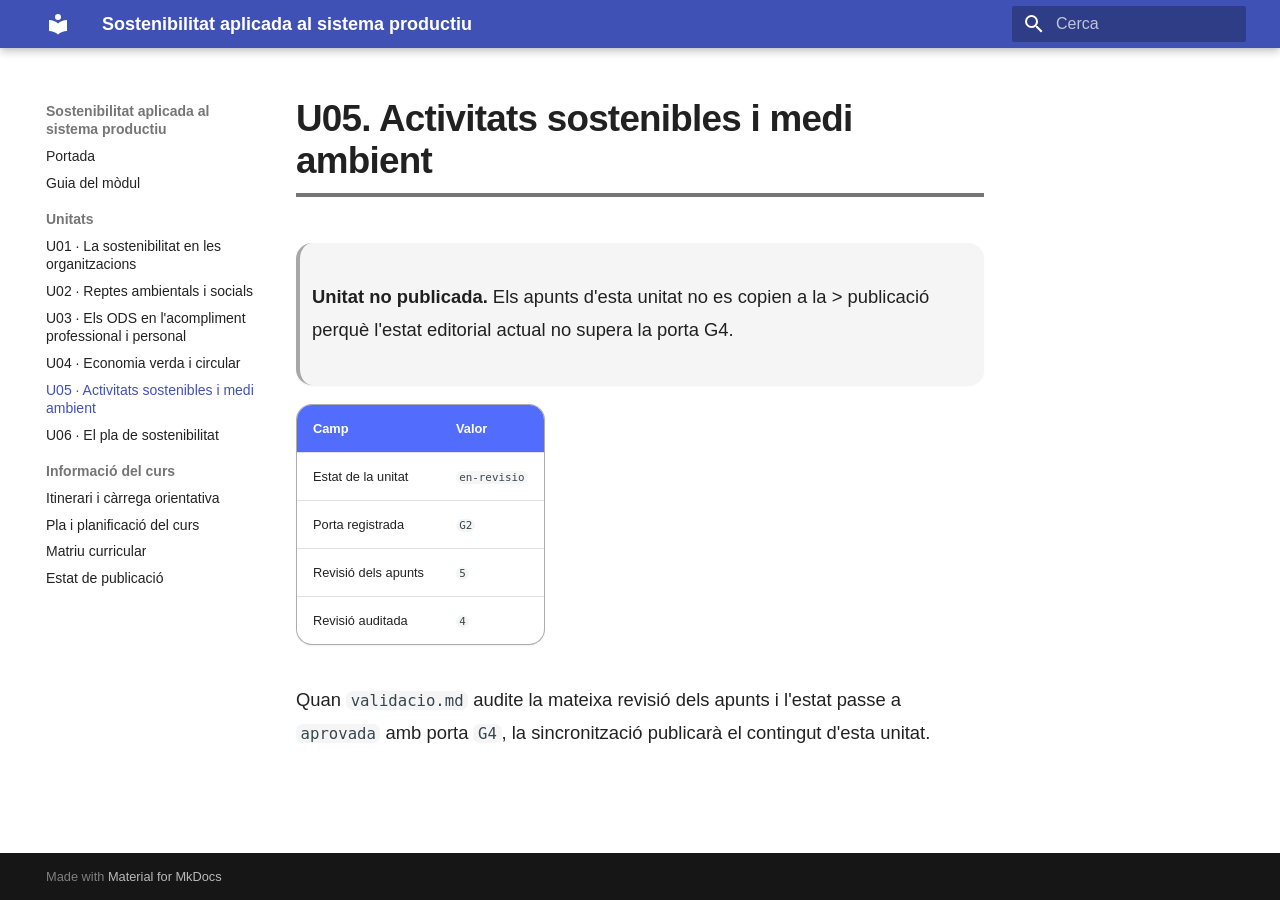
<file: site/unitats/u05/index.html>
<!doctype html>
<html lang="ca" class="no-js">
  <head>
    
      <meta charset="utf-8">
      <meta name="viewport" content="width=device-width,initial-scale=1">
      
        <meta name="description" content="Materials publicables del mòdul 1708 per a CFGS DAW">
      
      
        <meta name="author" content="Sostenibilitat DAW">
      
      
        <link rel="canonical" href="https://fermasdo.github.io/Apunts_Sostenibilitat/unitats/u05/">
      
      
        <link rel="prev" href="../u04/">
      
      
        <link rel="next" href="../u06/">
      
      
      <link rel="icon" href="../../assets/images/favicon.png">
      <meta name="generator" content="mkdocs-1.6.1, mkdocs-material-9.6.23">
    
    
      
        <title>U05 · Activitats sostenibles i medi ambient - Sostenibilitat aplicada al sistema productiu</title>
      
    
    
      <link rel="stylesheet" href="../../assets/stylesheets/main.84d31ad4.min.css">
      
      


    
    
      
    
    
      
    
    
      <link rel="stylesheet" href="../../assets/estils-publicacio.css">
    
    <script>__md_scope=new URL("../..",location),__md_hash=e=>[...e].reduce(((e,_)=>(e<<5)-e+_.charCodeAt(0)),0),__md_get=(e,_=localStorage,t=__md_scope)=>JSON.parse(_.getItem(t.pathname+"."+e)),__md_set=(e,_,t=localStorage,a=__md_scope)=>{try{t.setItem(a.pathname+"."+e,JSON.stringify(_))}catch(e){}}</script>
    
      

    
    
    
  </head>
  
  
    <body dir="ltr">
  
    
    <input class="md-toggle" data-md-toggle="drawer" type="checkbox" id="__drawer" autocomplete="off">
    <input class="md-toggle" data-md-toggle="search" type="checkbox" id="__search" autocomplete="off">
    <label class="md-overlay" for="__drawer"></label>
    <div data-md-component="skip">
      
    </div>
    <div data-md-component="announce">
      
    </div>
    
    
      

  

<header class="md-header md-header--shadow" data-md-component="header">
  <nav class="md-header__inner md-grid" aria-label="Capçalera">
    <a href="../.." title="Sostenibilitat aplicada al sistema productiu" class="md-header__button md-logo" aria-label="Sostenibilitat aplicada al sistema productiu" data-md-component="logo">
      
  
  <svg xmlns="http://www.w3.org/2000/svg" viewBox="0 0 24 24"><path d="M12 8a3 3 0 0 0 3-3 3 3 0 0 0-3-3 3 3 0 0 0-3 3 3 3 0 0 0 3 3m0 3.54C9.64 9.35 6.5 8 3 8v11c3.5 0 6.64 1.35 9 3.54 2.36-2.19 5.5-3.54 9-3.54V8c-3.5 0-6.64 1.35-9 3.54"/></svg>

    </a>
    <label class="md-header__button md-icon" for="__drawer">
      
      <svg xmlns="http://www.w3.org/2000/svg" viewBox="0 0 24 24"><path d="M3 6h18v2H3zm0 5h18v2H3zm0 5h18v2H3z"/></svg>
    </label>
    <div class="md-header__title" data-md-component="header-title">
      <div class="md-header__ellipsis">
        <div class="md-header__topic">
          <span class="md-ellipsis">
            Sostenibilitat aplicada al sistema productiu
          </span>
        </div>
        <div class="md-header__topic" data-md-component="header-topic">
          <span class="md-ellipsis">
            
              U05 · Activitats sostenibles i medi ambient
            
          </span>
        </div>
      </div>
    </div>
    
    
      <script>var palette=__md_get("__palette");if(palette&&palette.color){if("(prefers-color-scheme)"===palette.color.media){var media=matchMedia("(prefers-color-scheme: light)"),input=document.querySelector(media.matches?"[data-md-color-media='(prefers-color-scheme: light)']":"[data-md-color-media='(prefers-color-scheme: dark)']");palette.color.media=input.getAttribute("data-md-color-media"),palette.color.scheme=input.getAttribute("data-md-color-scheme"),palette.color.primary=input.getAttribute("data-md-color-primary"),palette.color.accent=input.getAttribute("data-md-color-accent")}for(var[key,value]of Object.entries(palette.color))document.body.setAttribute("data-md-color-"+key,value)}</script>
    
    
    
      
      
        <label class="md-header__button md-icon" for="__search">
          
          <svg xmlns="http://www.w3.org/2000/svg" viewBox="0 0 24 24"><path d="M9.5 3A6.5 6.5 0 0 1 16 9.5c0 1.61-.59 3.09-1.56 4.23l.27.27h.79l5 5-1.5 1.5-5-5v-.79l-.27-.27A6.52 6.52 0 0 1 9.5 16 6.5 6.5 0 0 1 3 9.5 6.5 6.5 0 0 1 9.5 3m0 2C7 5 5 7 5 9.5S7 14 9.5 14 14 12 14 9.5 12 5 9.5 5"/></svg>
        </label>
        <div class="md-search" data-md-component="search" role="dialog">
  <label class="md-search__overlay" for="__search"></label>
  <div class="md-search__inner" role="search">
    <form class="md-search__form" name="search">
      <input type="text" class="md-search__input" name="query" aria-label="Cerca" placeholder="Cerca" autocapitalize="off" autocorrect="off" autocomplete="off" spellcheck="false" data-md-component="search-query" required>
      <label class="md-search__icon md-icon" for="__search">
        
        <svg xmlns="http://www.w3.org/2000/svg" viewBox="0 0 24 24"><path d="M9.5 3A6.5 6.5 0 0 1 16 9.5c0 1.61-.59 3.09-1.56 4.23l.27.27h.79l5 5-1.5 1.5-5-5v-.79l-.27-.27A6.52 6.52 0 0 1 9.5 16 6.5 6.5 0 0 1 3 9.5 6.5 6.5 0 0 1 9.5 3m0 2C7 5 5 7 5 9.5S7 14 9.5 14 14 12 14 9.5 12 5 9.5 5"/></svg>
        
        <svg xmlns="http://www.w3.org/2000/svg" viewBox="0 0 24 24"><path d="M20 11v2H8l5.5 5.5-1.42 1.42L4.16 12l7.92-7.92L13.5 5.5 8 11z"/></svg>
      </label>
      <nav class="md-search__options" aria-label="Cerca">
        
        <button type="reset" class="md-search__icon md-icon" title="Neteja" aria-label="Neteja" tabindex="-1">
          
          <svg xmlns="http://www.w3.org/2000/svg" viewBox="0 0 24 24"><path d="M19 6.41 17.59 5 12 10.59 6.41 5 5 6.41 10.59 12 5 17.59 6.41 19 12 13.41 17.59 19 19 17.59 13.41 12z"/></svg>
        </button>
      </nav>
      
    </form>
    <div class="md-search__output">
      <div class="md-search__scrollwrap" tabindex="0" data-md-scrollfix>
        <div class="md-search-result" data-md-component="search-result">
          <div class="md-search-result__meta">
            Inicialitzant cerca
          </div>
          <ol class="md-search-result__list" role="presentation"></ol>
        </div>
      </div>
    </div>
  </div>
</div>
      
    
    
  </nav>
  
</header>
    
    <div class="md-container" data-md-component="container">
      
      
        
          
        
      
      <main class="md-main" data-md-component="main">
        <div class="md-main__inner md-grid">
          
            
              
              <div class="md-sidebar md-sidebar--primary" data-md-component="sidebar" data-md-type="navigation" >
                <div class="md-sidebar__scrollwrap">
                  <div class="md-sidebar__inner">
                    



<nav class="md-nav md-nav--primary" aria-label="Navegació" data-md-level="0">
  <label class="md-nav__title" for="__drawer">
    <a href="../.." title="Sostenibilitat aplicada al sistema productiu" class="md-nav__button md-logo" aria-label="Sostenibilitat aplicada al sistema productiu" data-md-component="logo">
      
  
  <svg xmlns="http://www.w3.org/2000/svg" viewBox="0 0 24 24"><path d="M12 8a3 3 0 0 0 3-3 3 3 0 0 0-3-3 3 3 0 0 0-3 3 3 3 0 0 0 3 3m0 3.54C9.64 9.35 6.5 8 3 8v11c3.5 0 6.64 1.35 9 3.54 2.36-2.19 5.5-3.54 9-3.54V8c-3.5 0-6.64 1.35-9 3.54"/></svg>

    </a>
    Sostenibilitat aplicada al sistema productiu
  </label>
  
  <ul class="md-nav__list" data-md-scrollfix>
    
      
      
  
  
  
  
    <li class="md-nav__item">
      <a href="../.." class="md-nav__link">
        
  
  
  <span class="md-ellipsis">
    Portada
    
  </span>
  

      </a>
    </li>
  

    
      
      
  
  
  
  
    <li class="md-nav__item">
      <a href="../../guia-modul/" class="md-nav__link">
        
  
  
  <span class="md-ellipsis">
    Guia del mòdul
    
  </span>
  

      </a>
    </li>
  

    
      
      
  
  
    
  
  
  
    
    
    
    
      
        
        
      
    
    
    <li class="md-nav__item md-nav__item--active md-nav__item--section md-nav__item--nested">
      
        
        
        <input class="md-nav__toggle md-toggle " type="checkbox" id="__nav_3" checked>
        
          
          <label class="md-nav__link" for="__nav_3" id="__nav_3_label" tabindex="">
            
  
  
  <span class="md-ellipsis">
    Unitats
    
  </span>
  

            <span class="md-nav__icon md-icon"></span>
          </label>
        
        <nav class="md-nav" data-md-level="1" aria-labelledby="__nav_3_label" aria-expanded="true">
          <label class="md-nav__title" for="__nav_3">
            <span class="md-nav__icon md-icon"></span>
            Unitats
          </label>
          <ul class="md-nav__list" data-md-scrollfix>
            
              
                
  
  
  
  
    <li class="md-nav__item">
      <a href="../u01/" class="md-nav__link">
        
  
  
  <span class="md-ellipsis">
    U01 · La sostenibilitat en les organitzacions
    
  </span>
  

      </a>
    </li>
  

              
            
              
                
  
  
  
  
    <li class="md-nav__item">
      <a href="../u02/" class="md-nav__link">
        
  
  
  <span class="md-ellipsis">
    U02 · Reptes ambientals i socials
    
  </span>
  

      </a>
    </li>
  

              
            
              
                
  
  
  
  
    <li class="md-nav__item">
      <a href="../u03/" class="md-nav__link">
        
  
  
  <span class="md-ellipsis">
    U03 · Els ODS en l'acompliment professional i personal
    
  </span>
  

      </a>
    </li>
  

              
            
              
                
  
  
  
  
    <li class="md-nav__item">
      <a href="../u04/" class="md-nav__link">
        
  
  
  <span class="md-ellipsis">
    U04 · Economia verda i circular
    
  </span>
  

      </a>
    </li>
  

              
            
              
                
  
  
    
  
  
  
    <li class="md-nav__item md-nav__item--active">
      
      <input class="md-nav__toggle md-toggle" type="checkbox" id="__toc">
      
      
      
      <a href="./" class="md-nav__link md-nav__link--active">
        
  
  
  <span class="md-ellipsis">
    U05 · Activitats sostenibles i medi ambient
    
  </span>
  

      </a>
      
    </li>
  

              
            
              
                
  
  
  
  
    <li class="md-nav__item">
      <a href="../u06/" class="md-nav__link">
        
  
  
  <span class="md-ellipsis">
    U06 · El pla de sostenibilitat
    
  </span>
  

      </a>
    </li>
  

              
            
          </ul>
        </nav>
      
    </li>
  

    
      
      
  
  
  
  
    
    
    
    
      
        
        
      
    
    
    <li class="md-nav__item md-nav__item--section md-nav__item--nested">
      
        
        
        <input class="md-nav__toggle md-toggle " type="checkbox" id="__nav_4" >
        
          
          <label class="md-nav__link" for="__nav_4" id="__nav_4_label" tabindex="">
            
  
  
  <span class="md-ellipsis">
    Informació del curs
    
  </span>
  

            <span class="md-nav__icon md-icon"></span>
          </label>
        
        <nav class="md-nav" data-md-level="1" aria-labelledby="__nav_4_label" aria-expanded="false">
          <label class="md-nav__title" for="__nav_4">
            <span class="md-nav__icon md-icon"></span>
            Informació del curs
          </label>
          <ul class="md-nav__list" data-md-scrollfix>
            
              
                
  
  
  
  
    <li class="md-nav__item">
      <a href="../../curs/itinerari/" class="md-nav__link">
        
  
  
  <span class="md-ellipsis">
    Itinerari i càrrega orientativa
    
  </span>
  

      </a>
    </li>
  

              
            
              
                
  
  
  
  
    <li class="md-nav__item">
      <a href="../../curs/pla-curs/" class="md-nav__link">
        
  
  
  <span class="md-ellipsis">
    Pla i planificació del curs
    
  </span>
  

      </a>
    </li>
  

              
            
              
                
  
  
  
  
    <li class="md-nav__item">
      <a href="../../curs/matriu-curricular/" class="md-nav__link">
        
  
  
  <span class="md-ellipsis">
    Matriu curricular
    
  </span>
  

      </a>
    </li>
  

              
            
              
                
  
  
  
  
    <li class="md-nav__item">
      <a href="../../curs/estat-publicacio/" class="md-nav__link">
        
  
  
  <span class="md-ellipsis">
    Estat de publicació
    
  </span>
  

      </a>
    </li>
  

              
            
          </ul>
        </nav>
      
    </li>
  

    
  </ul>
</nav>
                  </div>
                </div>
              </div>
            
            
              
              <div class="md-sidebar md-sidebar--secondary" data-md-component="sidebar" data-md-type="toc" >
                <div class="md-sidebar__scrollwrap">
                  <div class="md-sidebar__inner">
                    

<nav class="md-nav md-nav--secondary" aria-label="Taula de continguts">
  
  
  
  
</nav>
                  </div>
                </div>
              </div>
            
          
          
            <div class="md-content" data-md-component="content">
              <article class="md-content__inner md-typeset">
                
                  



<!-- Fitxer generat per scripts/sincronitza_mkdocs.py; no l'edites manualment. -->
<h1 id="u05-activitats-sostenibles-i-medi-ambient">U05. Activitats sostenibles i medi ambient<a class="headerlink" href="#u05-activitats-sostenibles-i-medi-ambient" title="Permanent link">&para;</a></h1>
<blockquote>
<p><strong>Unitat no publicada.</strong> Els apunts d'esta unitat no es copien a la &gt; publicació perquè l'estat editorial actual no supera la porta G4.</p>
</blockquote>
<table>
<thead>
<tr>
<th>Camp</th>
<th>Valor</th>
</tr>
</thead>
<tbody>
<tr>
<td>Estat de la unitat</td>
<td><code>en-revisio</code></td>
</tr>
<tr>
<td>Porta registrada</td>
<td><code>G2</code></td>
</tr>
<tr>
<td>Revisió dels apunts</td>
<td><code>5</code></td>
</tr>
<tr>
<td>Revisió auditada</td>
<td><code>4</code></td>
</tr>
</tbody>
</table>
<p>Quan <code>validacio.md</code> audite la mateixa revisió dels apunts i l'estat passe a <code>aprovada</code> amb porta <code>G4</code>, la sincronització publicarà el contingut d'esta unitat.</p>












                
              </article>
            </div>
          
          
<script>var target=document.getElementById(location.hash.slice(1));target&&target.name&&(target.checked=target.name.startsWith("__tabbed_"))</script>
        </div>
        
          <button type="button" class="md-top md-icon" data-md-component="top" hidden>
  
  <svg xmlns="http://www.w3.org/2000/svg" viewBox="0 0 24 24"><path d="M13 20h-2V8l-5.5 5.5-1.42-1.42L12 4.16l7.92 7.92-1.42 1.42L13 8z"/></svg>
  Torna a l'inici
</button>
        
      </main>
      
        <footer class="md-footer">
  
  <div class="md-footer-meta md-typeset">
    <div class="md-footer-meta__inner md-grid">
      <div class="md-copyright">
  
  
    Made with
    <a href="https://squidfunk.github.io/mkdocs-material/" target="_blank" rel="noopener">
      Material for MkDocs
    </a>
  
</div>
      
    </div>
  </div>
</footer>
      
    </div>
    <div class="md-dialog" data-md-component="dialog">
      <div class="md-dialog__inner md-typeset"></div>
    </div>
    
    
    
      
      <script id="__config" type="application/json">{"base": "../..", "features": ["navigation.sections", "navigation.top", "toc.follow"], "search": "../../assets/javascripts/workers/search.973d3a69.min.js", "tags": null, "translations": {"clipboard.copied": "Copiat al porta-retalls", "clipboard.copy": "C\u00f2pia al porta-retalls", "search.result.more.one": "1 m\u00e9s en aquesta p\u00e0gina", "search.result.more.other": "# m\u00e9s en aquesta p\u00e0gina", "search.result.none": "Cap document coincideix", "search.result.one": "1 document coincident", "search.result.other": "# documents coincidents", "search.result.placeholder": "Escriu per a comen\u00e7ar a cercar", "search.result.term.missing": "Desaparegut", "select.version": "Selecciona la versi\u00f3"}, "version": null}</script>
    
    
      <script src="../../assets/javascripts/bundle.f55a23d4.min.js"></script>
      
    
  </body>
</html>
</file>
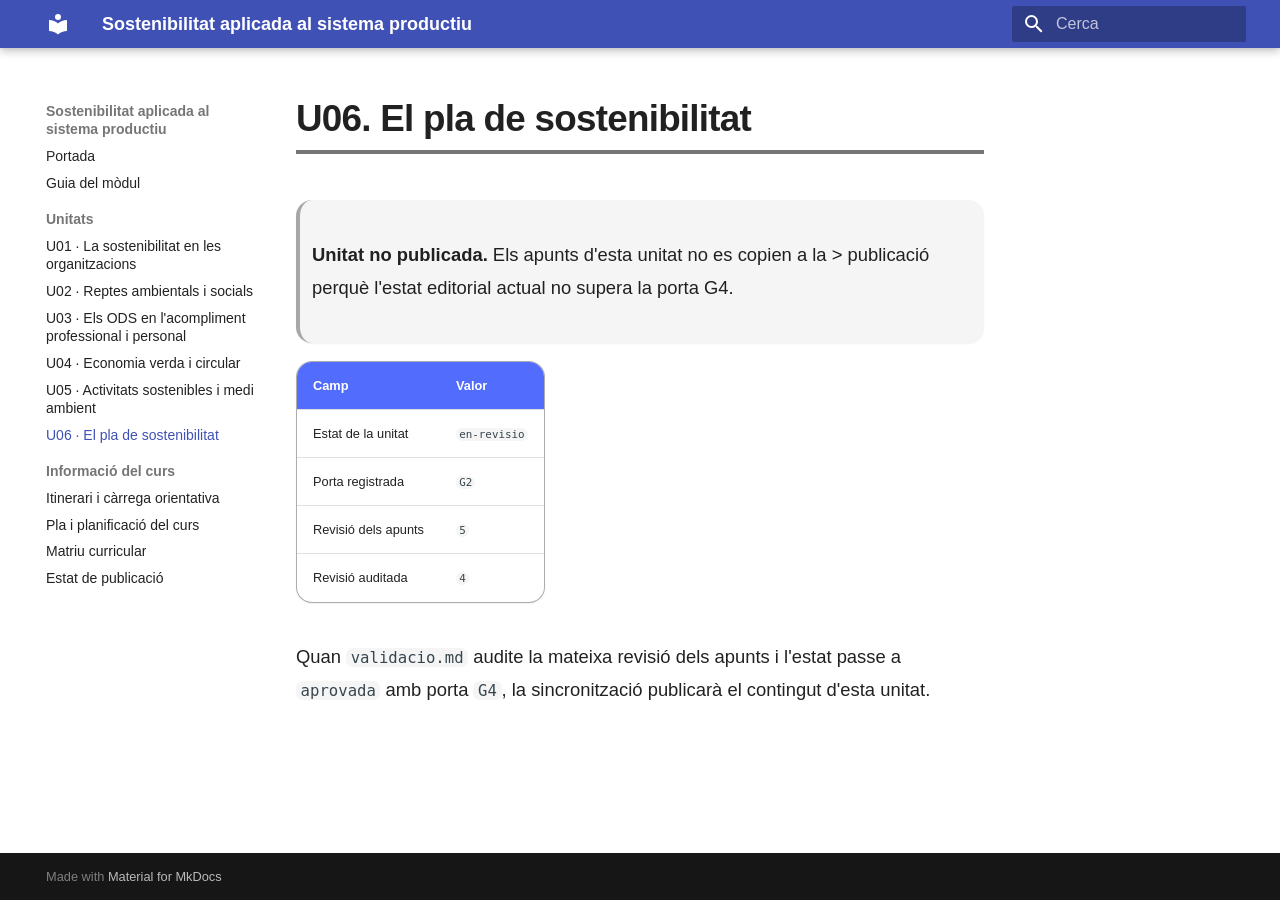
<file: site/unitats/u06/index.html>
<!doctype html>
<html lang="ca" class="no-js">
  <head>
    
      <meta charset="utf-8">
      <meta name="viewport" content="width=device-width,initial-scale=1">
      
        <meta name="description" content="Materials publicables del mòdul 1708 per a CFGS DAW">
      
      
        <meta name="author" content="Sostenibilitat DAW">
      
      
        <link rel="canonical" href="https://fermasdo.github.io/Apunts_Sostenibilitat/unitats/u06/">
      
      
        <link rel="prev" href="../u05/">
      
      
        <link rel="next" href="../../curs/itinerari/">
      
      
      <link rel="icon" href="../../assets/images/favicon.png">
      <meta name="generator" content="mkdocs-1.6.1, mkdocs-material-9.6.23">
    
    
      
        <title>U06 · El pla de sostenibilitat - Sostenibilitat aplicada al sistema productiu</title>
      
    
    
      <link rel="stylesheet" href="../../assets/stylesheets/main.84d31ad4.min.css">
      
      


    
    
      
    
    
      
    
    
      <link rel="stylesheet" href="../../assets/estils-publicacio.css">
    
    <script>__md_scope=new URL("../..",location),__md_hash=e=>[...e].reduce(((e,_)=>(e<<5)-e+_.charCodeAt(0)),0),__md_get=(e,_=localStorage,t=__md_scope)=>JSON.parse(_.getItem(t.pathname+"."+e)),__md_set=(e,_,t=localStorage,a=__md_scope)=>{try{t.setItem(a.pathname+"."+e,JSON.stringify(_))}catch(e){}}</script>
    
      

    
    
    
  </head>
  
  
    <body dir="ltr">
  
    
    <input class="md-toggle" data-md-toggle="drawer" type="checkbox" id="__drawer" autocomplete="off">
    <input class="md-toggle" data-md-toggle="search" type="checkbox" id="__search" autocomplete="off">
    <label class="md-overlay" for="__drawer"></label>
    <div data-md-component="skip">
      
    </div>
    <div data-md-component="announce">
      
    </div>
    
    
      

  

<header class="md-header md-header--shadow" data-md-component="header">
  <nav class="md-header__inner md-grid" aria-label="Capçalera">
    <a href="../.." title="Sostenibilitat aplicada al sistema productiu" class="md-header__button md-logo" aria-label="Sostenibilitat aplicada al sistema productiu" data-md-component="logo">
      
  
  <svg xmlns="http://www.w3.org/2000/svg" viewBox="0 0 24 24"><path d="M12 8a3 3 0 0 0 3-3 3 3 0 0 0-3-3 3 3 0 0 0-3 3 3 3 0 0 0 3 3m0 3.54C9.64 9.35 6.5 8 3 8v11c3.5 0 6.64 1.35 9 3.54 2.36-2.19 5.5-3.54 9-3.54V8c-3.5 0-6.64 1.35-9 3.54"/></svg>

    </a>
    <label class="md-header__button md-icon" for="__drawer">
      
      <svg xmlns="http://www.w3.org/2000/svg" viewBox="0 0 24 24"><path d="M3 6h18v2H3zm0 5h18v2H3zm0 5h18v2H3z"/></svg>
    </label>
    <div class="md-header__title" data-md-component="header-title">
      <div class="md-header__ellipsis">
        <div class="md-header__topic">
          <span class="md-ellipsis">
            Sostenibilitat aplicada al sistema productiu
          </span>
        </div>
        <div class="md-header__topic" data-md-component="header-topic">
          <span class="md-ellipsis">
            
              U06 · El pla de sostenibilitat
            
          </span>
        </div>
      </div>
    </div>
    
    
      <script>var palette=__md_get("__palette");if(palette&&palette.color){if("(prefers-color-scheme)"===palette.color.media){var media=matchMedia("(prefers-color-scheme: light)"),input=document.querySelector(media.matches?"[data-md-color-media='(prefers-color-scheme: light)']":"[data-md-color-media='(prefers-color-scheme: dark)']");palette.color.media=input.getAttribute("data-md-color-media"),palette.color.scheme=input.getAttribute("data-md-color-scheme"),palette.color.primary=input.getAttribute("data-md-color-primary"),palette.color.accent=input.getAttribute("data-md-color-accent")}for(var[key,value]of Object.entries(palette.color))document.body.setAttribute("data-md-color-"+key,value)}</script>
    
    
    
      
      
        <label class="md-header__button md-icon" for="__search">
          
          <svg xmlns="http://www.w3.org/2000/svg" viewBox="0 0 24 24"><path d="M9.5 3A6.5 6.5 0 0 1 16 9.5c0 1.61-.59 3.09-1.56 4.23l.27.27h.79l5 5-1.5 1.5-5-5v-.79l-.27-.27A6.52 6.52 0 0 1 9.5 16 6.5 6.5 0 0 1 3 9.5 6.5 6.5 0 0 1 9.5 3m0 2C7 5 5 7 5 9.5S7 14 9.5 14 14 12 14 9.5 12 5 9.5 5"/></svg>
        </label>
        <div class="md-search" data-md-component="search" role="dialog">
  <label class="md-search__overlay" for="__search"></label>
  <div class="md-search__inner" role="search">
    <form class="md-search__form" name="search">
      <input type="text" class="md-search__input" name="query" aria-label="Cerca" placeholder="Cerca" autocapitalize="off" autocorrect="off" autocomplete="off" spellcheck="false" data-md-component="search-query" required>
      <label class="md-search__icon md-icon" for="__search">
        
        <svg xmlns="http://www.w3.org/2000/svg" viewBox="0 0 24 24"><path d="M9.5 3A6.5 6.5 0 0 1 16 9.5c0 1.61-.59 3.09-1.56 4.23l.27.27h.79l5 5-1.5 1.5-5-5v-.79l-.27-.27A6.52 6.52 0 0 1 9.5 16 6.5 6.5 0 0 1 3 9.5 6.5 6.5 0 0 1 9.5 3m0 2C7 5 5 7 5 9.5S7 14 9.5 14 14 12 14 9.5 12 5 9.5 5"/></svg>
        
        <svg xmlns="http://www.w3.org/2000/svg" viewBox="0 0 24 24"><path d="M20 11v2H8l5.5 5.5-1.42 1.42L4.16 12l7.92-7.92L13.5 5.5 8 11z"/></svg>
      </label>
      <nav class="md-search__options" aria-label="Cerca">
        
        <button type="reset" class="md-search__icon md-icon" title="Neteja" aria-label="Neteja" tabindex="-1">
          
          <svg xmlns="http://www.w3.org/2000/svg" viewBox="0 0 24 24"><path d="M19 6.41 17.59 5 12 10.59 6.41 5 5 6.41 10.59 12 5 17.59 6.41 19 12 13.41 17.59 19 19 17.59 13.41 12z"/></svg>
        </button>
      </nav>
      
    </form>
    <div class="md-search__output">
      <div class="md-search__scrollwrap" tabindex="0" data-md-scrollfix>
        <div class="md-search-result" data-md-component="search-result">
          <div class="md-search-result__meta">
            Inicialitzant cerca
          </div>
          <ol class="md-search-result__list" role="presentation"></ol>
        </div>
      </div>
    </div>
  </div>
</div>
      
    
    
  </nav>
  
</header>
    
    <div class="md-container" data-md-component="container">
      
      
        
          
        
      
      <main class="md-main" data-md-component="main">
        <div class="md-main__inner md-grid">
          
            
              
              <div class="md-sidebar md-sidebar--primary" data-md-component="sidebar" data-md-type="navigation" >
                <div class="md-sidebar__scrollwrap">
                  <div class="md-sidebar__inner">
                    



<nav class="md-nav md-nav--primary" aria-label="Navegació" data-md-level="0">
  <label class="md-nav__title" for="__drawer">
    <a href="../.." title="Sostenibilitat aplicada al sistema productiu" class="md-nav__button md-logo" aria-label="Sostenibilitat aplicada al sistema productiu" data-md-component="logo">
      
  
  <svg xmlns="http://www.w3.org/2000/svg" viewBox="0 0 24 24"><path d="M12 8a3 3 0 0 0 3-3 3 3 0 0 0-3-3 3 3 0 0 0-3 3 3 3 0 0 0 3 3m0 3.54C9.64 9.35 6.5 8 3 8v11c3.5 0 6.64 1.35 9 3.54 2.36-2.19 5.5-3.54 9-3.54V8c-3.5 0-6.64 1.35-9 3.54"/></svg>

    </a>
    Sostenibilitat aplicada al sistema productiu
  </label>
  
  <ul class="md-nav__list" data-md-scrollfix>
    
      
      
  
  
  
  
    <li class="md-nav__item">
      <a href="../.." class="md-nav__link">
        
  
  
  <span class="md-ellipsis">
    Portada
    
  </span>
  

      </a>
    </li>
  

    
      
      
  
  
  
  
    <li class="md-nav__item">
      <a href="../../guia-modul/" class="md-nav__link">
        
  
  
  <span class="md-ellipsis">
    Guia del mòdul
    
  </span>
  

      </a>
    </li>
  

    
      
      
  
  
    
  
  
  
    
    
    
    
      
        
        
      
    
    
    <li class="md-nav__item md-nav__item--active md-nav__item--section md-nav__item--nested">
      
        
        
        <input class="md-nav__toggle md-toggle " type="checkbox" id="__nav_3" checked>
        
          
          <label class="md-nav__link" for="__nav_3" id="__nav_3_label" tabindex="">
            
  
  
  <span class="md-ellipsis">
    Unitats
    
  </span>
  

            <span class="md-nav__icon md-icon"></span>
          </label>
        
        <nav class="md-nav" data-md-level="1" aria-labelledby="__nav_3_label" aria-expanded="true">
          <label class="md-nav__title" for="__nav_3">
            <span class="md-nav__icon md-icon"></span>
            Unitats
          </label>
          <ul class="md-nav__list" data-md-scrollfix>
            
              
                
  
  
  
  
    <li class="md-nav__item">
      <a href="../u01/" class="md-nav__link">
        
  
  
  <span class="md-ellipsis">
    U01 · La sostenibilitat en les organitzacions
    
  </span>
  

      </a>
    </li>
  

              
            
              
                
  
  
  
  
    <li class="md-nav__item">
      <a href="../u02/" class="md-nav__link">
        
  
  
  <span class="md-ellipsis">
    U02 · Reptes ambientals i socials
    
  </span>
  

      </a>
    </li>
  

              
            
              
                
  
  
  
  
    <li class="md-nav__item">
      <a href="../u03/" class="md-nav__link">
        
  
  
  <span class="md-ellipsis">
    U03 · Els ODS en l'acompliment professional i personal
    
  </span>
  

      </a>
    </li>
  

              
            
              
                
  
  
  
  
    <li class="md-nav__item">
      <a href="../u04/" class="md-nav__link">
        
  
  
  <span class="md-ellipsis">
    U04 · Economia verda i circular
    
  </span>
  

      </a>
    </li>
  

              
            
              
                
  
  
  
  
    <li class="md-nav__item">
      <a href="../u05/" class="md-nav__link">
        
  
  
  <span class="md-ellipsis">
    U05 · Activitats sostenibles i medi ambient
    
  </span>
  

      </a>
    </li>
  

              
            
              
                
  
  
    
  
  
  
    <li class="md-nav__item md-nav__item--active">
      
      <input class="md-nav__toggle md-toggle" type="checkbox" id="__toc">
      
      
      
      <a href="./" class="md-nav__link md-nav__link--active">
        
  
  
  <span class="md-ellipsis">
    U06 · El pla de sostenibilitat
    
  </span>
  

      </a>
      
    </li>
  

              
            
          </ul>
        </nav>
      
    </li>
  

    
      
      
  
  
  
  
    
    
    
    
      
        
        
      
    
    
    <li class="md-nav__item md-nav__item--section md-nav__item--nested">
      
        
        
        <input class="md-nav__toggle md-toggle " type="checkbox" id="__nav_4" >
        
          
          <label class="md-nav__link" for="__nav_4" id="__nav_4_label" tabindex="">
            
  
  
  <span class="md-ellipsis">
    Informació del curs
    
  </span>
  

            <span class="md-nav__icon md-icon"></span>
          </label>
        
        <nav class="md-nav" data-md-level="1" aria-labelledby="__nav_4_label" aria-expanded="false">
          <label class="md-nav__title" for="__nav_4">
            <span class="md-nav__icon md-icon"></span>
            Informació del curs
          </label>
          <ul class="md-nav__list" data-md-scrollfix>
            
              
                
  
  
  
  
    <li class="md-nav__item">
      <a href="../../curs/itinerari/" class="md-nav__link">
        
  
  
  <span class="md-ellipsis">
    Itinerari i càrrega orientativa
    
  </span>
  

      </a>
    </li>
  

              
            
              
                
  
  
  
  
    <li class="md-nav__item">
      <a href="../../curs/pla-curs/" class="md-nav__link">
        
  
  
  <span class="md-ellipsis">
    Pla i planificació del curs
    
  </span>
  

      </a>
    </li>
  

              
            
              
                
  
  
  
  
    <li class="md-nav__item">
      <a href="../../curs/matriu-curricular/" class="md-nav__link">
        
  
  
  <span class="md-ellipsis">
    Matriu curricular
    
  </span>
  

      </a>
    </li>
  

              
            
              
                
  
  
  
  
    <li class="md-nav__item">
      <a href="../../curs/estat-publicacio/" class="md-nav__link">
        
  
  
  <span class="md-ellipsis">
    Estat de publicació
    
  </span>
  

      </a>
    </li>
  

              
            
          </ul>
        </nav>
      
    </li>
  

    
  </ul>
</nav>
                  </div>
                </div>
              </div>
            
            
              
              <div class="md-sidebar md-sidebar--secondary" data-md-component="sidebar" data-md-type="toc" >
                <div class="md-sidebar__scrollwrap">
                  <div class="md-sidebar__inner">
                    

<nav class="md-nav md-nav--secondary" aria-label="Taula de continguts">
  
  
  
  
</nav>
                  </div>
                </div>
              </div>
            
          
          
            <div class="md-content" data-md-component="content">
              <article class="md-content__inner md-typeset">
                
                  



<!-- Fitxer generat per scripts/sincronitza_mkdocs.py; no l'edites manualment. -->
<h1 id="u06-el-pla-de-sostenibilitat">U06. El pla de sostenibilitat<a class="headerlink" href="#u06-el-pla-de-sostenibilitat" title="Permanent link">&para;</a></h1>
<blockquote>
<p><strong>Unitat no publicada.</strong> Els apunts d'esta unitat no es copien a la &gt; publicació perquè l'estat editorial actual no supera la porta G4.</p>
</blockquote>
<table>
<thead>
<tr>
<th>Camp</th>
<th>Valor</th>
</tr>
</thead>
<tbody>
<tr>
<td>Estat de la unitat</td>
<td><code>en-revisio</code></td>
</tr>
<tr>
<td>Porta registrada</td>
<td><code>G2</code></td>
</tr>
<tr>
<td>Revisió dels apunts</td>
<td><code>5</code></td>
</tr>
<tr>
<td>Revisió auditada</td>
<td><code>4</code></td>
</tr>
</tbody>
</table>
<p>Quan <code>validacio.md</code> audite la mateixa revisió dels apunts i l'estat passe a <code>aprovada</code> amb porta <code>G4</code>, la sincronització publicarà el contingut d'esta unitat.</p>












                
              </article>
            </div>
          
          
<script>var target=document.getElementById(location.hash.slice(1));target&&target.name&&(target.checked=target.name.startsWith("__tabbed_"))</script>
        </div>
        
          <button type="button" class="md-top md-icon" data-md-component="top" hidden>
  
  <svg xmlns="http://www.w3.org/2000/svg" viewBox="0 0 24 24"><path d="M13 20h-2V8l-5.5 5.5-1.42-1.42L12 4.16l7.92 7.92-1.42 1.42L13 8z"/></svg>
  Torna a l'inici
</button>
        
      </main>
      
        <footer class="md-footer">
  
  <div class="md-footer-meta md-typeset">
    <div class="md-footer-meta__inner md-grid">
      <div class="md-copyright">
  
  
    Made with
    <a href="https://squidfunk.github.io/mkdocs-material/" target="_blank" rel="noopener">
      Material for MkDocs
    </a>
  
</div>
      
    </div>
  </div>
</footer>
      
    </div>
    <div class="md-dialog" data-md-component="dialog">
      <div class="md-dialog__inner md-typeset"></div>
    </div>
    
    
    
      
      <script id="__config" type="application/json">{"base": "../..", "features": ["navigation.sections", "navigation.top", "toc.follow"], "search": "../../assets/javascripts/workers/search.973d3a69.min.js", "tags": null, "translations": {"clipboard.copied": "Copiat al porta-retalls", "clipboard.copy": "C\u00f2pia al porta-retalls", "search.result.more.one": "1 m\u00e9s en aquesta p\u00e0gina", "search.result.more.other": "# m\u00e9s en aquesta p\u00e0gina", "search.result.none": "Cap document coincideix", "search.result.one": "1 document coincident", "search.result.other": "# documents coincidents", "search.result.placeholder": "Escriu per a comen\u00e7ar a cercar", "search.result.term.missing": "Desaparegut", "select.version": "Selecciona la versi\u00f3"}, "version": null}</script>
    
    
      <script src="../../assets/javascripts/bundle.f55a23d4.min.js"></script>
      
    
  </body>
</html>
</file>
<file: site/assets/estils-publicacio.css>
/* Capa visual de publicació compatible amb Material for MkDocs. */
:root {
  /* Manté la personalització estructural, però deixa que el tema de Material defineixi
     els colors per defecte. */
}

body {
  background: var(--md-default-bg-color);
  color: var(--md-typeset-color);
  font-family: -apple-system, BlinkMacSystemFont, "Segoe UI", sans-serif;
}

.md-main { background: transparent; }
.md-content__inner { margin-bottom: 4rem; }
.md-typeset {
  color: var(--md-typeset-color);
  font-size: .92rem;
  line-height: 1.8;
}
.md-typeset h1, .md-typeset h2, .md-typeset h3, .md-typeset h4 {
  color: var(--md-typeset-color);
  font-family: inherit;
  font-weight: 650;
}
.md-typeset h1 {
  border-bottom: .2rem solid var(--md-default-fg-color--light);
  line-height: 1.15;
  letter-spacing: -.02em;
  padding-bottom: .5rem;
}
.md-typeset h2 {
  border-bottom: 1px solid var(--md-default-fg-color--lighter);
  letter-spacing: -.01em;
  margin-top: 3rem;
  padding-bottom: .35rem;
}
.md-typeset a {
  color: var(--md-typeset-a-color, var(--md-accent-fg-color));
  text-decoration-thickness: .09em;
  text-underline-offset: .16em;
}
.md-typeset a:focus, .md-typeset a:hover { color: var(--md-accent-fg-color); }
.md-typeset p, .md-typeset li { max-width: 78ch; }
.md-typeset p { margin-bottom: 1rem; }
.md-typeset ol, .md-typeset ul { margin-top: .7em; margin-bottom: 1.15em; }
.md-typeset blockquote {
  background: var(--md-code-bg-color);
  border-left-color: var(--md-accent-fg-color);
  border-radius: .8rem;
  box-shadow: 0 1px 2px rgba(15, 23, 42, .06);
  color: var(--md-typeset-color);
  padding: .95rem 1.15rem;
}
.md-typeset table:not([class]) {
  border: 1px solid var(--md-default-fg-color--lighter);
  border-radius: .8rem;
  box-shadow: 0 1px 2px rgba(15, 23, 42, .06);
  overflow: hidden;
}
.md-typeset table:not([class]) th {
  background: var(--md-accent-fg-color);
  color: var(--md-accent-bg-color);
}
.md-typeset table:not([class]) td { vertical-align: top; }
.md-typeset code {
  color: var(--md-code-fg-color);
  background: var(--md-code-bg-color);
  border-radius: .35rem;
}
.md-typeset img { display: block; height: auto; margin: 1.75rem auto .65rem; max-width: 100%; }
.md-typeset p > img + em {
  color: var(--md-default-fg-color--light);
  display: block;
  font-size: .88rem;
  text-align: center;
}
.md-nav__link--active, .md-nav__link:focus, .md-nav__link:hover { color: var(--md-accent-fg-color); }
:focus-visible { outline: 3px solid var(--md-accent-fg-color); outline-offset: 3px; }
.md-typeset .admonition, .md-typeset details {
  border-radius: 1rem;
  box-shadow: 0 8px 24px rgba(15, 23, 42, .08);
}
.md-typeset .admonition-title, .md-typeset summary {
  border-top-left-radius: 1rem;
  border-top-right-radius: 1rem;
  font-weight: 700;
}

/* Lectura progressiva: els continguts romanen en el DOM, indexables i navegables
   amb teclat; summary és el control natiu de details. */
.guia-progresiva {
  background: var(--md-default-bg-color);
  border: 1px solid var(--md-default-fg-color--lighter);
  border-left: .35rem solid var(--md-accent-fg-color);
  border-radius: 1rem;
  box-shadow: 0 10px 30px rgba(15, 23, 42, .06);
  margin: 1.5rem 0 2rem;
  padding: 1.1rem 1.25rem .35rem;
}
.guia-progresiva h2 { border: 0; margin: 0 0 .55rem; padding: 0; }
.lectura-clau { color: var(--md-default-fg-color--light); font-size: 1.04em; }
.passos-lectura { counter-reset: passos; }
.passos-lectura ol { display: grid; gap: .5rem; list-style: none; margin-left: 0; padding-left: 0; }
.passos-lectura li {
  background: var(--md-code-bg-color);
  border: 1px solid var(--md-default-fg-color--lighter);
  border-left: 3px solid var(--md-accent-fg-color);
  border-radius: .7rem;
  box-shadow: 0 1px 2px rgba(15, 23, 42, .04);
  max-width: none;
  padding: .65rem .8rem;
}
.guia-progresiva blockquote { margin: 1rem 0; }

.recurs-visual {
  background: var(--md-default-bg-color);
  border: 1px solid var(--md-default-fg-color--lighter);
  border-radius: 1rem;
  box-shadow: 0 10px 30px rgba(15, 23, 42, .06);
  margin: 1.5rem 0;
  padding: .95rem 1.05rem .7rem;
}
.recurs-visual > p:first-child { color: var(--md-default-fg-color--light); font-weight: 600; }
.recurs-visual img { border: 1px solid var(--md-default-fg-color--lighter); margin-top: 1rem; }
.recurs-visual p > img + em { text-align: left; }

.publicacio-desplegable {
  border: 1px solid var(--md-default-fg-color--lighter);
  border-radius: 1rem;
  box-shadow: 0 1px 2px rgba(15, 23, 42, .04);
  margin: 1.5rem 0;
  padding: 0 .9rem;
}
.publicacio-desplegable summary {
  color: var(--md-typeset-color);
  cursor: pointer;
  font-weight: 700;
  margin: 0 -.9rem;
  padding: .75rem .9rem;
}
.publicacio-desplegable summary:hover { background: var(--md-code-bg-color); }
.publicacio-desplegable[open] summary { border-bottom: 1px solid var(--md-default-fg-color--lighter); margin-bottom: 1rem; }
.publicacio-desplegable > :last-child { margin-bottom: 1rem; }
.publicacio-desplegable h3 { margin-top: 1.25rem; }
.curricular { background: var(--md-code-bg-color); }

.unitat-galeria {
  display: grid;
  gap: 1rem;
  grid-template-columns: repeat(auto-fit, minmax(220px, 1fr));
  margin: 1.25rem 0 2rem;
}
.unitat-galeria a {
  background: var(--md-default-bg-color);
  border: 1px solid var(--md-default-fg-color--lighter);
  border-radius: 1rem;
  box-shadow: 0 8px 24px rgba(15, 23, 42, .08);
  display: block;
  overflow: hidden;
  padding: .6rem;
  transition: transform .18s ease, box-shadow .18s ease;
}
.unitat-galeria a:hover {
  box-shadow: 0 14px 34px rgba(15, 23, 42, .12);
  transform: translateY(-2px);
}
.unitat-galeria img {
  margin: 0;
  width: 100%;
}

.unitat-hero {
  margin: 1rem 0 1.75rem;
}
.unitat-hero img {
  border: 1px solid var(--md-default-fg-color--lighter);
  border-radius: 1rem;
  box-shadow: 0 12px 30px rgba(15, 23, 42, .1);
  margin: 0;
  width: 100%;
}
.unitat-hero p {
  margin-top: .45rem;
  text-align: center;
}

.context-visual {
  margin: 1.5rem 0 2rem;
}
.context-visual-grid {
  display: grid;
  gap: 1rem;
  grid-template-columns: repeat(auto-fit, minmax(240px, 1fr));
}
.context-visual-item {
  background: var(--md-default-bg-color);
  border: 1px solid var(--md-default-fg-color--lighter);
  border-radius: 1rem;
  box-shadow: 0 8px 24px rgba(15, 23, 42, .08);
  padding: .8rem;
}
.context-visual-item img {
  border-radius: .6rem;
  margin: 0 0 .6rem;
  width: 100%;
}
.context-visual-item p {
  font-size: .84rem;
  max-width: none;
}

@media (prefers-reduced-motion: reduce) {
  *, *::before, *::after { scroll-behavior: auto !important; transition: none !important; }
}

@media screen and (max-width: 76.1875em) {
  .md-typeset table:not([class]) { display: block; overflow-x: auto; }
}
</file>
<file: site/assets/stylesheets/main.84d31ad4.min.css>
@charset "UTF-8";html{-webkit-text-size-adjust:none;-moz-text-size-adjust:none;text-size-adjust:none;box-sizing:border-box}*,:after,:before{box-sizing:inherit}@media (prefers-reduced-motion){*,:after,:before{transition:none!important}}body{margin:0}a,button,input,label{-webkit-tap-highlight-color:transparent}a{color:inherit;text-decoration:none}hr{border:0;box-sizing:initial;display:block;height:.05rem;overflow:visible;padding:0}small{font-size:80%}sub,sup{line-height:1em}img{border-style:none}table{border-collapse:initial;border-spacing:0}td,th{font-weight:400;vertical-align:top}button{background:#0000;border:0;font-family:inherit;font-size:inherit;margin:0;padding:0}input{border:0;outline:none}:root{--md-primary-fg-color:#4051b5;--md-primary-fg-color--light:#5d6cc0;--md-primary-fg-color--dark:#303fa1;--md-primary-bg-color:#fff;--md-primary-bg-color--light:#ffffffb3;--md-accent-fg-color:#526cfe;--md-accent-fg-color--transparent:#526cfe1a;--md-accent-bg-color:#fff;--md-accent-bg-color--light:#ffffffb3}[data-md-color-scheme=default]{color-scheme:light}[data-md-color-scheme=default] img[src$="#gh-dark-mode-only"],[data-md-color-scheme=default] img[src$="#only-dark"]{display:none}:root,[data-md-color-scheme=default]{--md-hue:225deg;--md-default-fg-color:#000000de;--md-default-fg-color--light:#0000008a;--md-default-fg-color--lighter:#00000052;--md-default-fg-color--lightest:#00000012;--md-default-bg-color:#fff;--md-default-bg-color--light:#ffffffb3;--md-default-bg-color--lighter:#ffffff4d;--md-default-bg-color--lightest:#ffffff1f;--md-code-fg-color:#36464e;--md-code-bg-color:#f5f5f5;--md-code-hl-color:#4287ff;--md-code-hl-color--light:#4287ff1a;--md-code-hl-number-color:#d52a2a;--md-code-hl-special-color:#db1457;--md-code-hl-function-color:#a846b9;--md-code-hl-constant-color:#6e59d9;--md-code-hl-keyword-color:#3f6ec6;--md-code-hl-string-color:#1c7d4d;--md-code-hl-name-color:var(--md-code-fg-color);--md-code-hl-operator-color:var(--md-default-fg-color--light);--md-code-hl-punctuation-color:var(--md-default-fg-color--light);--md-code-hl-comment-color:var(--md-default-fg-color--light);--md-code-hl-generic-color:var(--md-default-fg-color--light);--md-code-hl-variable-color:var(--md-default-fg-color--light);--md-typeset-color:var(--md-default-fg-color);--md-typeset-a-color:var(--md-primary-fg-color);--md-typeset-del-color:#f5503d26;--md-typeset-ins-color:#0bd57026;--md-typeset-kbd-color:#fafafa;--md-typeset-kbd-accent-color:#fff;--md-typeset-kbd-border-color:#b8b8b8;--md-typeset-mark-color:#ffff0080;--md-typeset-table-color:#0000001f;--md-typeset-table-color--light:rgba(0,0,0,.035);--md-admonition-fg-color:var(--md-default-fg-color);--md-admonition-bg-color:var(--md-default-bg-color);--md-warning-fg-color:#000000de;--md-warning-bg-color:#ff9;--md-footer-fg-color:#fff;--md-footer-fg-color--light:#ffffffb3;--md-footer-fg-color--lighter:#ffffff73;--md-footer-bg-color:#000000de;--md-footer-bg-color--dark:#00000052;--md-shadow-z1:0 0.2rem 0.5rem #0000000d,0 0 0.05rem #0000001a;--md-shadow-z2:0 0.2rem 0.5rem #0000001a,0 0 0.05rem #00000040;--md-shadow-z3:0 0.2rem 0.5rem #0003,0 0 0.05rem #00000059}.md-icon svg{fill:currentcolor;display:block;height:1.2rem;width:1.2rem}body{-webkit-font-smoothing:antialiased;-moz-osx-font-smoothing:grayscale;--md-text-font-family:var(--md-text-font,_),-apple-system,BlinkMacSystemFont,Helvetica,Arial,sans-serif;--md-code-font-family:var(--md-code-font,_),SFMono-Regular,Consolas,Menlo,monospace}aside,body,input{font-feature-settings:"kern","liga";color:var(--md-typeset-color);font-family:var(--md-text-font-family)}code,kbd,pre{font-feature-settings:"kern";font-family:var(--md-code-font-family)}:root{--md-typeset-table-sort-icon:url('data:image/svg+xml;charset=utf-8,<svg xmlns="http://www.w3.org/2000/svg" viewBox="0 0 24 24"><path d="m18 21-4-4h3V7h-3l4-4 4 4h-3v10h3M2 19v-2h10v2M2 13v-2h7v2M2 7V5h4v2z"/></svg>');--md-typeset-table-sort-icon--asc:url('data:image/svg+xml;charset=utf-8,<svg xmlns="http://www.w3.org/2000/svg" viewBox="0 0 24 24"><path d="M19 17h3l-4 4-4-4h3V3h2M2 17h10v2H2M6 5v2H2V5m0 6h7v2H2z"/></svg>');--md-typeset-table-sort-icon--desc:url('data:image/svg+xml;charset=utf-8,<svg xmlns="http://www.w3.org/2000/svg" viewBox="0 0 24 24"><path d="M19 7h3l-4-4-4 4h3v14h2M2 17h10v2H2M6 5v2H2V5m0 6h7v2H2z"/></svg>')}.md-typeset{-webkit-print-color-adjust:exact;color-adjust:exact;font-size:.8rem;line-height:1.6;overflow-wrap:break-word}@media print{.md-typeset{font-size:.68rem}}.md-typeset blockquote,.md-typeset dl,.md-typeset figure,.md-typeset ol,.md-typeset pre,.md-typeset ul{margin-bottom:1em;margin-top:1em}.md-typeset h1{color:var(--md-default-fg-color--light);font-size:2em;line-height:1.3;margin:0 0 1.25em}.md-typeset h1,.md-typeset h2{font-weight:300;letter-spacing:-.01em}.md-typeset h2{font-size:1.5625em;line-height:1.4;margin:1.6em 0 .64em}.md-typeset h3{font-size:1.25em;font-weight:400;letter-spacing:-.01em;line-height:1.5;margin:1.6em 0 .8em}.md-typeset h2+h3{margin-top:.8em}.md-typeset h4{font-weight:700;letter-spacing:-.01em;margin:1em 0}.md-typeset h5,.md-typeset h6{color:var(--md-default-fg-color--light);font-size:.8em;font-weight:700;letter-spacing:-.01em;margin:1.25em 0}.md-typeset h5{text-transform:uppercase}.md-typeset h5 code{text-transform:none}.md-typeset hr{border-bottom:.05rem solid var(--md-default-fg-color--lightest);display:flow-root;margin:1.5em 0}.md-typeset a{color:var(--md-typeset-a-color);word-break:break-word}.md-typeset a,.md-typeset a:before{transition:color 125ms}.md-typeset a:focus,.md-typeset a:hover{color:var(--md-accent-fg-color)}.md-typeset a:focus code,.md-typeset a:hover code{background-color:var(--md-accent-fg-color--transparent)}.md-typeset a code{color:currentcolor;transition:background-color 125ms}.md-typeset a.focus-visible{outline-color:var(--md-accent-fg-color);outline-offset:.2rem}.md-typeset code,.md-typeset kbd,.md-typeset pre{color:var(--md-code-fg-color);direction:ltr;font-variant-ligatures:none}@media print{.md-typeset code,.md-typeset kbd,.md-typeset pre{white-space:pre-wrap}}.md-typeset code{background-color:var(--md-code-bg-color);border-radius:.1rem;-webkit-box-decoration-break:clone;box-decoration-break:clone;font-size:.85em;padding:0 .2941176471em;word-break:break-word}.md-typeset code:not(.focus-visible){-webkit-tap-highlight-color:transparent;outline:none}.md-typeset pre{display:flow-root;line-height:1.4;position:relative}.md-typeset pre>code{-webkit-box-decoration-break:slice;box-decoration-break:slice;box-shadow:none;display:block;margin:0;outline-color:var(--md-accent-fg-color);overflow:auto;padding:.7720588235em 1.1764705882em;scrollbar-color:var(--md-default-fg-color--lighter) #0000;scrollbar-width:thin;touch-action:auto;word-break:normal}.md-typeset pre>code:hover{scrollbar-color:var(--md-accent-fg-color) #0000}.md-typeset pre>code::-webkit-scrollbar{height:.2rem;width:.2rem}.md-typeset pre>code::-webkit-scrollbar-thumb{background-color:var(--md-default-fg-color--lighter)}.md-typeset pre>code::-webkit-scrollbar-thumb:hover{background-color:var(--md-accent-fg-color)}.md-typeset kbd{background-color:var(--md-typeset-kbd-color);border-radius:.1rem;box-shadow:0 .1rem 0 .05rem var(--md-typeset-kbd-border-color),0 .1rem 0 var(--md-typeset-kbd-border-color),0 -.1rem .2rem var(--md-typeset-kbd-accent-color) inset;color:var(--md-default-fg-color);display:inline-block;font-size:.75em;padding:0 .6666666667em;vertical-align:text-top;word-break:break-word}.md-typeset mark{background-color:var(--md-typeset-mark-color);-webkit-box-decoration-break:clone;box-decoration-break:clone;color:inherit;word-break:break-word}.md-typeset abbr{border-bottom:.05rem dotted var(--md-default-fg-color--light);cursor:help;text-decoration:none}.md-typeset small{opacity:.75}[dir=ltr] .md-typeset sub,[dir=ltr] .md-typeset sup{margin-left:.078125em}[dir=rtl] .md-typeset sub,[dir=rtl] .md-typeset sup{margin-right:.078125em}[dir=ltr] .md-typeset blockquote{padding-left:.6rem}[dir=rtl] .md-typeset blockquote{padding-right:.6rem}[dir=ltr] .md-typeset blockquote{border-left:.2rem solid var(--md-default-fg-color--lighter)}[dir=rtl] .md-typeset blockquote{border-right:.2rem solid var(--md-default-fg-color--lighter)}.md-typeset blockquote{color:var(--md-default-fg-color--light);margin-left:0;margin-right:0}.md-typeset ul{list-style-type:disc}.md-typeset ul[type]{list-style-type:revert-layer}[dir=ltr] .md-typeset ol,[dir=ltr] .md-typeset ul{margin-left:.625em}[dir=rtl] .md-typeset ol,[dir=rtl] .md-typeset ul{margin-right:.625em}.md-typeset ol,.md-typeset ul{padding:0}.md-typeset ol:not([hidden]),.md-typeset ul:not([hidden]){display:flow-root}.md-typeset ol ol,.md-typeset ul ol{list-style-type:lower-alpha}.md-typeset ol ol ol,.md-typeset ul ol ol{list-style-type:lower-roman}.md-typeset ol ol ol ol,.md-typeset ul ol ol ol{list-style-type:upper-alpha}.md-typeset ol ol ol ol ol,.md-typeset ul ol ol ol ol{list-style-type:upper-roman}.md-typeset ol[type],.md-typeset ul[type]{list-style-type:revert-layer}[dir=ltr] .md-typeset ol li,[dir=ltr] .md-typeset ul li{margin-left:1.25em}[dir=rtl] .md-typeset ol li,[dir=rtl] .md-typeset ul li{margin-right:1.25em}.md-typeset ol li,.md-typeset ul li{margin-bottom:.5em}.md-typeset ol li blockquote,.md-typeset ol li p,.md-typeset ul li blockquote,.md-typeset ul li p{margin:.5em 0}.md-typeset ol li:last-child,.md-typeset ul li:last-child{margin-bottom:0}[dir=ltr] .md-typeset ol li ol,[dir=ltr] .md-typeset ol li ul,[dir=ltr] .md-typeset ul li ol,[dir=ltr] .md-typeset ul li ul{margin-left:.625em}[dir=rtl] .md-typeset ol li ol,[dir=rtl] .md-typeset ol li ul,[dir=rtl] .md-typeset ul li ol,[dir=rtl] .md-typeset ul li ul{margin-right:.625em}.md-typeset ol li ol,.md-typeset ol li ul,.md-typeset ul li ol,.md-typeset ul li ul{margin-bottom:.5em;margin-top:.5em}[dir=ltr] .md-typeset dd{margin-left:1.875em}[dir=rtl] .md-typeset dd{margin-right:1.875em}.md-typeset dd{margin-bottom:1.5em;margin-top:1em}.md-typeset img,.md-typeset svg,.md-typeset video{height:auto;max-width:100%}.md-typeset img[align=left]{margin:1em 1em 1em 0}.md-typeset img[align=right]{margin:1em 0 1em 1em}.md-typeset img[align]:only-child{margin-top:0}.md-typeset figure{display:flow-root;margin:1em auto;max-width:100%;text-align:center;width:fit-content}.md-typeset figure img{display:block;margin:0 auto}.md-typeset figcaption{font-style:italic;margin:1em auto;max-width:24rem}.md-typeset iframe{max-width:100%}.md-typeset table:not([class]){background-color:var(--md-default-bg-color);border:.05rem solid var(--md-typeset-table-color);border-radius:.1rem;display:inline-block;font-size:.64rem;max-width:100%;overflow:auto;touch-action:auto}@media print{.md-typeset table:not([class]){display:table}}.md-typeset table:not([class])+*{margin-top:1.5em}.md-typeset table:not([class]) td>:first-child,.md-typeset table:not([class]) th>:first-child{margin-top:0}.md-typeset table:not([class]) td>:last-child,.md-typeset table:not([class]) th>:last-child{margin-bottom:0}.md-typeset table:not([class]) td:not([align]),.md-typeset table:not([class]) th:not([align]){text-align:left}[dir=rtl] .md-typeset table:not([class]) td:not([align]),[dir=rtl] .md-typeset table:not([class]) th:not([align]){text-align:right}.md-typeset table:not([class]) th{font-weight:700;min-width:5rem;padding:.9375em 1.25em;vertical-align:top}.md-typeset table:not([class]) td{border-top:.05rem solid var(--md-typeset-table-color);padding:.9375em 1.25em;vertical-align:top}.md-typeset table:not([class]) tbody tr{transition:background-color 125ms}.md-typeset table:not([class]) tbody tr:hover{background-color:var(--md-typeset-table-color--light);box-shadow:0 .05rem 0 var(--md-default-bg-color) inset}.md-typeset table:not([class]) a{word-break:normal}.md-typeset table th[role=columnheader]{cursor:pointer}[dir=ltr] .md-typeset table th[role=columnheader]:after{margin-left:.5em}[dir=rtl] .md-typeset table th[role=columnheader]:after{margin-right:.5em}.md-typeset table th[role=columnheader]:after{content:"";display:inline-block;height:1.2em;-webkit-mask-image:var(--md-typeset-table-sort-icon);mask-image:var(--md-typeset-table-sort-icon);-webkit-mask-repeat:no-repeat;mask-repeat:no-repeat;-webkit-mask-size:contain;mask-size:contain;transition:background-color 125ms;vertical-align:text-bottom;width:1.2em}.md-typeset table th[role=columnheader]:hover:after{background-color:var(--md-default-fg-color--lighter)}.md-typeset table th[role=columnheader][aria-sort=ascending]:after{background-color:var(--md-default-fg-color--light);-webkit-mask-image:var(--md-typeset-table-sort-icon--asc);mask-image:var(--md-typeset-table-sort-icon--asc)}.md-typeset table th[role=columnheader][aria-sort=descending]:after{background-color:var(--md-default-fg-color--light);-webkit-mask-image:var(--md-typeset-table-sort-icon--desc);mask-image:var(--md-typeset-table-sort-icon--desc)}.md-typeset__scrollwrap{margin:1em -.8rem;overflow-x:auto;touch-action:auto}.md-typeset__table{display:inline-block;margin-bottom:.5em;padding:0 .8rem}@media print{.md-typeset__table{display:block}}html .md-typeset__table table{display:table;margin:0;overflow:hidden;width:100%}@media screen and (max-width:44.984375em){.md-content__inner>pre{margin:1em -.8rem}.md-content__inner>pre code{border-radius:0}}.md-typeset .md-author{border-radius:100%;display:block;flex-shrink:0;height:1.6rem;overflow:hidden;position:relative;transition:color 125ms,transform 125ms;width:1.6rem}.md-typeset .md-author img{display:block}.md-typeset .md-author--more{background:var(--md-default-fg-color--lightest);color:var(--md-default-fg-color--lighter);font-size:.6rem;font-weight:700;line-height:1.6rem;text-align:center}.md-typeset .md-author--long{height:2.4rem;width:2.4rem}.md-typeset a.md-author{transform:scale(1)}.md-typeset a.md-author img{border-radius:100%;filter:grayscale(100%) opacity(75%);transition:filter 125ms}.md-typeset a.md-author:focus,.md-typeset a.md-author:hover{transform:scale(1.1);z-index:1}.md-typeset a.md-author:focus img,.md-typeset a.md-author:hover img{filter:grayscale(0)}.md-banner{background-color:var(--md-footer-bg-color);color:var(--md-footer-fg-color);overflow:auto}@media print{.md-banner{display:none}}.md-banner--warning{background-color:var(--md-warning-bg-color);color:var(--md-warning-fg-color)}.md-banner__inner{font-size:.7rem;margin:.6rem auto;padding:0 .8rem}[dir=ltr] .md-banner__button{float:right}[dir=rtl] .md-banner__button{float:left}.md-banner__button{color:inherit;cursor:pointer;transition:opacity .25s}.no-js .md-banner__button{display:none}.md-banner__button:hover{opacity:.7}html{font-size:125%;height:100%;overflow-x:hidden}@media screen and (min-width:100em){html{font-size:137.5%}}@media screen and (min-width:125em){html{font-size:150%}}body{background-color:var(--md-default-bg-color);display:flex;flex-direction:column;font-size:.5rem;min-height:100%;position:relative;width:100%}@media print{body{display:block}}@media screen and (max-width:59.984375em){body[data-md-scrolllock]{position:fixed}}.md-grid{margin-left:auto;margin-right:auto;max-width:61rem}.md-container{display:flex;flex-direction:column;flex-grow:1}@media print{.md-container{display:block}}.md-main{flex-grow:1}.md-main__inner{display:flex;height:100%;margin-top:1.5rem}.md-ellipsis{overflow:hidden;text-overflow:ellipsis}.md-toggle{display:none}.md-option{height:0;opacity:0;position:absolute;width:0}.md-option:checked+label:not([hidden]){display:block}.md-option.focus-visible+label{outline-color:var(--md-accent-fg-color);outline-style:auto}.md-skip{background-color:var(--md-default-fg-color);border-radius:.1rem;color:var(--md-default-bg-color);font-size:.64rem;margin:.5rem;opacity:0;outline-color:var(--md-accent-fg-color);padding:.3rem .5rem;position:fixed;transform:translateY(.4rem);z-index:-1}.md-skip:focus{opacity:1;transform:translateY(0);transition:transform .25s cubic-bezier(.4,0,.2,1),opacity 175ms 75ms;z-index:10}@page{margin:25mm}:root{--md-clipboard-icon:url('data:image/svg+xml;charset=utf-8,<svg xmlns="http://www.w3.org/2000/svg" viewBox="0 0 24 24"><path d="M19 21H8V7h11m0-2H8a2 2 0 0 0-2 2v14a2 2 0 0 0 2 2h11a2 2 0 0 0 2-2V7a2 2 0 0 0-2-2m-3-4H4a2 2 0 0 0-2 2v14h2V3h12z"/></svg>')}.md-clipboard{border-radius:.1rem;color:var(--md-default-fg-color--lightest);cursor:pointer;height:1.5em;outline-color:var(--md-accent-fg-color);outline-offset:.1rem;position:absolute;right:.5em;top:.5em;transition:color .25s;width:1.5em;z-index:1}@media print{.md-clipboard{display:none}}.md-clipboard:not(.focus-visible){-webkit-tap-highlight-color:transparent;outline:none}:hover>.md-clipboard{color:var(--md-default-fg-color--light)}.md-clipboard:focus,.md-clipboard:hover{color:var(--md-accent-fg-color)}.md-clipboard:after{background-color:currentcolor;content:"";display:block;height:1.125em;margin:0 auto;-webkit-mask-image:var(--md-clipboard-icon);mask-image:var(--md-clipboard-icon);-webkit-mask-position:center;mask-position:center;-webkit-mask-repeat:no-repeat;mask-repeat:no-repeat;-webkit-mask-size:contain;mask-size:contain;width:1.125em}.md-clipboard--inline{cursor:pointer}.md-clipboard--inline code{transition:color .25s,background-color .25s}.md-clipboard--inline:focus code,.md-clipboard--inline:hover code{background-color:var(--md-accent-fg-color--transparent);color:var(--md-accent-fg-color)}.md-typeset .md-code__content{display:grid}@keyframes consent{0%{opacity:0;transform:translateY(100%)}to{opacity:1;transform:translateY(0)}}@keyframes overlay{0%{opacity:0}to{opacity:1}}.md-consent__overlay{animation:overlay .25s both;-webkit-backdrop-filter:blur(.1rem);backdrop-filter:blur(.1rem);background-color:#0000008a;height:100%;opacity:1;position:fixed;top:0;width:100%;z-index:5}.md-consent__inner{animation:consent .5s cubic-bezier(.1,.7,.1,1) both;background-color:var(--md-default-bg-color);border:0;border-radius:.1rem;bottom:0;box-shadow:0 0 .2rem #0000001a,0 .2rem .4rem #0003;max-height:100%;overflow:auto;padding:0;position:fixed;width:100%;z-index:5}.md-consent__form{padding:.8rem}.md-consent__settings{display:none;margin:1em 0}input:checked+.md-consent__settings{display:block}.md-consent__controls{margin-bottom:.8rem}.md-typeset .md-consent__controls .md-button{display:inline}@media screen and (max-width:44.984375em){.md-typeset .md-consent__controls .md-button{display:block;margin-top:.4rem;text-align:center;width:100%}}.md-consent label{cursor:pointer}.md-content{flex-grow:1;min-width:0}.md-content__inner{margin:0 .8rem 1.2rem;padding-top:.6rem}@media screen and (min-width:76.25em){[dir=ltr] .md-sidebar--primary:not([hidden])~.md-content>.md-content__inner{margin-left:1.2rem}[dir=ltr] .md-sidebar--secondary:not([hidden])~.md-content>.md-content__inner,[dir=rtl] .md-sidebar--primary:not([hidden])~.md-content>.md-content__inner{margin-right:1.2rem}[dir=rtl] .md-sidebar--secondary:not([hidden])~.md-content>.md-content__inner{margin-left:1.2rem}}.md-content__inner:before{content:"";display:block;height:.4rem}.md-content__inner>:last-child{margin-bottom:0}[dir=ltr] .md-content__button{float:right}[dir=rtl] .md-content__button{float:left}[dir=ltr] .md-content__button{margin-left:.4rem}[dir=rtl] .md-content__button{margin-right:.4rem}.md-content__button{margin:.4rem 0;padding:0}@media print{.md-content__button{display:none}}.md-typeset .md-content__button{color:var(--md-default-fg-color--lighter)}.md-content__button svg{display:inline;vertical-align:top}[dir=rtl] .md-content__button svg{transform:scaleX(-1)}[dir=ltr] .md-dialog{right:.8rem}[dir=rtl] .md-dialog{left:.8rem}.md-dialog{background-color:var(--md-default-fg-color);border-radius:.1rem;bottom:.8rem;box-shadow:var(--md-shadow-z3);min-width:11.1rem;opacity:0;padding:.4rem .6rem;pointer-events:none;position:fixed;transform:translateY(100%);transition:transform 0ms .4s,opacity .4s;z-index:4}@media print{.md-dialog{display:none}}.md-dialog--active{opacity:1;pointer-events:auto;transform:translateY(0);transition:transform .4s cubic-bezier(.075,.85,.175,1),opacity .4s}.md-dialog__inner{color:var(--md-default-bg-color);font-size:.7rem}.md-feedback{margin:2em 0 1em;text-align:center}.md-feedback fieldset{border:none;margin:0;padding:0}.md-feedback__title{font-weight:700;margin:1em auto}.md-feedback__inner{position:relative}.md-feedback__list{display:flex;flex-wrap:wrap;place-content:baseline center;position:relative}.md-feedback__list:hover .md-icon:not(:disabled){color:var(--md-default-fg-color--lighter)}:disabled .md-feedback__list{min-height:1.8rem}.md-feedback__icon{color:var(--md-default-fg-color--light);cursor:pointer;flex-shrink:0;margin:0 .1rem;transition:color 125ms}.md-feedback__icon:not(:disabled).md-icon:hover{color:var(--md-accent-fg-color)}.md-feedback__icon:disabled{color:var(--md-default-fg-color--lightest);pointer-events:none}.md-feedback__note{opacity:0;position:relative;transform:translateY(.4rem);transition:transform .4s cubic-bezier(.1,.7,.1,1),opacity .15s}.md-feedback__note>*{margin:0 auto;max-width:16rem}:disabled .md-feedback__note{opacity:1;transform:translateY(0)}@media print{.md-feedback{display:none}}.md-footer{background-color:var(--md-footer-bg-color);color:var(--md-footer-fg-color)}@media print{.md-footer{display:none}}.md-footer__inner{justify-content:space-between;overflow:auto;padding:.2rem}.md-footer__inner:not([hidden]){display:flex}.md-footer__link{align-items:end;display:flex;flex-grow:0.01;margin-bottom:.4rem;margin-top:1rem;max-width:100%;outline-color:var(--md-accent-fg-color);overflow:hidden;transition:opacity .25s}.md-footer__link:focus,.md-footer__link:hover{opacity:.7}[dir=rtl] .md-footer__link svg{transform:scaleX(-1)}@media screen and (max-width:44.984375em){.md-footer__link--prev{flex-shrink:0}.md-footer__link--prev .md-footer__title{display:none}}[dir=ltr] .md-footer__link--next{margin-left:auto}[dir=rtl] .md-footer__link--next{margin-right:auto}.md-footer__link--next{text-align:right}[dir=rtl] .md-footer__link--next{text-align:left}.md-footer__title{flex-grow:1;font-size:.9rem;margin-bottom:.7rem;max-width:calc(100% - 2.4rem);padding:0 1rem;white-space:nowrap}.md-footer__button{margin:.2rem;padding:.4rem}.md-footer__direction{font-size:.64rem;opacity:.7}.md-footer-meta{background-color:var(--md-footer-bg-color--dark)}.md-footer-meta__inner{display:flex;flex-wrap:wrap;justify-content:space-between;padding:.2rem}html .md-footer-meta.md-typeset a{color:var(--md-footer-fg-color--light)}html .md-footer-meta.md-typeset a:focus,html .md-footer-meta.md-typeset a:hover{color:var(--md-footer-fg-color)}.md-copyright{color:var(--md-footer-fg-color--lighter);font-size:.64rem;margin:auto .6rem;padding:.4rem 0;width:100%}@media screen and (min-width:45em){.md-copyright{width:auto}}.md-copyright__highlight{color:var(--md-footer-fg-color--light)}.md-social{display:inline-flex;gap:.2rem;margin:0 .4rem;padding:.2rem 0 .6rem}@media screen and (min-width:45em){.md-social{padding:.6rem 0}}.md-social__link{display:inline-block;height:1.6rem;text-align:center;width:1.6rem}.md-social__link:before{line-height:1.9}.md-social__link svg{fill:currentcolor;max-height:.8rem;vertical-align:-25%}.md-typeset .md-button{border:.1rem solid;border-radius:.1rem;color:var(--md-primary-fg-color);cursor:pointer;display:inline-block;font-weight:700;padding:.625em 2em;transition:color 125ms,background-color 125ms,border-color 125ms}.md-typeset .md-button--primary{background-color:var(--md-primary-fg-color);border-color:var(--md-primary-fg-color);color:var(--md-primary-bg-color)}.md-typeset .md-button:focus,.md-typeset .md-button:hover{background-color:var(--md-accent-fg-color);border-color:var(--md-accent-fg-color);color:var(--md-accent-bg-color)}[dir=ltr] .md-typeset .md-input{border-top-left-radius:.1rem}[dir=ltr] .md-typeset .md-input,[dir=rtl] .md-typeset .md-input{border-top-right-radius:.1rem}[dir=rtl] .md-typeset .md-input{border-top-left-radius:.1rem}.md-typeset .md-input{border-bottom:.1rem solid var(--md-default-fg-color--lighter);box-shadow:var(--md-shadow-z1);font-size:.8rem;height:1.8rem;padding:0 .6rem;transition:border .25s,box-shadow .25s}.md-typeset .md-input:focus,.md-typeset .md-input:hover{border-bottom-color:var(--md-accent-fg-color);box-shadow:var(--md-shadow-z2)}.md-typeset .md-input--stretch{width:100%}.md-header{background-color:var(--md-primary-fg-color);box-shadow:0 0 .2rem #0000,0 .2rem .4rem #0000;color:var(--md-primary-bg-color);display:block;left:0;position:sticky;right:0;top:0;z-index:4}@media print{.md-header{display:none}}.md-header[hidden]{transform:translateY(-100%);transition:transform .25s cubic-bezier(.8,0,.6,1),box-shadow .25s}.md-header--shadow{box-shadow:0 0 .2rem #0000001a,0 .2rem .4rem #0003;transition:transform .25s cubic-bezier(.1,.7,.1,1),box-shadow .25s}.md-header__inner{align-items:center;display:flex;padding:0 .2rem}.md-header__button{color:currentcolor;cursor:pointer;margin:.2rem;outline-color:var(--md-accent-fg-color);padding:.4rem;position:relative;transition:opacity .25s;vertical-align:middle;z-index:1}.md-header__button:hover{opacity:.7}.md-header__button:not([hidden]){display:inline-block}.md-header__button:not(.focus-visible){-webkit-tap-highlight-color:transparent;outline:none}.md-header__button.md-logo{margin:.2rem;padding:.4rem}@media screen and (max-width:76.234375em){.md-header__button.md-logo{display:none}}.md-header__button.md-logo img,.md-header__button.md-logo svg{fill:currentcolor;display:block;height:1.2rem;width:auto}@media screen and (min-width:60em){.md-header__button[for=__search]{display:none}}.no-js .md-header__button[for=__search]{display:none}[dir=rtl] .md-header__button[for=__search] svg{transform:scaleX(-1)}@media screen and (min-width:76.25em){.md-header__button[for=__drawer]{display:none}}.md-header__topic{display:flex;max-width:100%;position:absolute;transition:transform .4s cubic-bezier(.1,.7,.1,1),opacity .15s;white-space:nowrap}.md-header__topic+.md-header__topic{opacity:0;pointer-events:none;transform:translateX(1.25rem);transition:transform .4s cubic-bezier(1,.7,.1,.1),opacity .15s;z-index:-1}[dir=rtl] .md-header__topic+.md-header__topic{transform:translateX(-1.25rem)}.md-header__topic:first-child{font-weight:700}[dir=ltr] .md-header__title{margin-left:1rem;margin-right:.4rem}[dir=rtl] .md-header__title{margin-left:.4rem;margin-right:1rem}.md-header__title{flex-grow:1;font-size:.9rem;height:2.4rem;line-height:2.4rem}.md-header__title--active .md-header__topic{opacity:0;pointer-events:none;transform:translateX(-1.25rem);transition:transform .4s cubic-bezier(1,.7,.1,.1),opacity .15s;z-index:-1}[dir=rtl] .md-header__title--active .md-header__topic{transform:translateX(1.25rem)}.md-header__title--active .md-header__topic+.md-header__topic{opacity:1;pointer-events:auto;transform:translateX(0);transition:transform .4s cubic-bezier(.1,.7,.1,1),opacity .15s;z-index:0}.md-header__title>.md-header__ellipsis{height:100%;position:relative;width:100%}.md-header__option{display:flex;flex-shrink:0;max-width:100%;transition:max-width 0ms .25s,opacity .25s .25s;white-space:nowrap}[data-md-toggle=search]:checked~.md-header .md-header__option{max-width:0;opacity:0;transition:max-width 0ms,opacity 0ms}.md-header__option>input{bottom:0}.md-header__source{display:none}@media screen and (min-width:60em){[dir=ltr] .md-header__source{margin-left:1rem}[dir=rtl] .md-header__source{margin-right:1rem}.md-header__source{display:block;max-width:11.7rem;width:11.7rem}}@media screen and (min-width:76.25em){[dir=ltr] .md-header__source{margin-left:1.4rem}[dir=rtl] .md-header__source{margin-right:1.4rem}}.md-meta{color:var(--md-default-fg-color--light);font-size:.7rem;line-height:1.3}.md-meta__list{display:inline-flex;flex-wrap:wrap;list-style:none;margin:0;padding:0}.md-meta__item:not(:last-child):after{content:"·";margin-left:.2rem;margin-right:.2rem}.md-meta__link{color:var(--md-typeset-a-color)}.md-meta__link:focus,.md-meta__link:hover{color:var(--md-accent-fg-color)}.md-draft{background-color:#ff1744;border-radius:.125em;color:#fff;display:inline-block;font-weight:700;padding-left:.5714285714em;padding-right:.5714285714em}:root{--md-nav-icon--prev:url('data:image/svg+xml;charset=utf-8,<svg xmlns="http://www.w3.org/2000/svg" viewBox="0 0 24 24"><path d="M20 11v2H8l5.5 5.5-1.42 1.42L4.16 12l7.92-7.92L13.5 5.5 8 11z"/></svg>');--md-nav-icon--next:url('data:image/svg+xml;charset=utf-8,<svg xmlns="http://www.w3.org/2000/svg" viewBox="0 0 24 24"><path d="M8.59 16.58 13.17 12 8.59 7.41 10 6l6 6-6 6z"/></svg>');--md-toc-icon:url('data:image/svg+xml;charset=utf-8,<svg xmlns="http://www.w3.org/2000/svg" viewBox="0 0 24 24"><path d="M3 9h14V7H3zm0 4h14v-2H3zm0 4h14v-2H3zm16 0h2v-2h-2zm0-10v2h2V7zm0 6h2v-2h-2z"/></svg>')}.md-nav{font-size:.7rem;line-height:1.3}.md-nav__title{color:var(--md-default-fg-color--light);display:block;font-weight:700;overflow:hidden;padding:0 .6rem;text-overflow:ellipsis}.md-nav__title .md-nav__button{display:none}.md-nav__title .md-nav__button img{height:100%;width:auto}.md-nav__title .md-nav__button.md-logo img,.md-nav__title .md-nav__button.md-logo svg{fill:currentcolor;display:block;height:2.4rem;max-width:100%;object-fit:contain;width:auto}.md-nav__list{list-style:none;margin:0;padding:0}.md-nav__link{align-items:flex-start;display:flex;gap:.4rem;margin-top:.625em;scroll-snap-align:start;transition:color 125ms}.md-nav__link--passed{color:var(--md-default-fg-color--light)}.md-nav__item .md-nav__link--active,.md-nav__item .md-nav__link--active code{color:var(--md-typeset-a-color)}.md-nav__link .md-ellipsis{position:relative}[dir=ltr] .md-nav__link .md-icon:last-child{margin-left:auto}[dir=rtl] .md-nav__link .md-icon:last-child{margin-right:auto}.md-nav__link svg{fill:currentcolor;flex-shrink:0;height:1.3em;position:relative}.md-nav__link[for]:focus,.md-nav__link[for]:hover,.md-nav__link[href]:focus,.md-nav__link[href]:hover{color:var(--md-accent-fg-color);cursor:pointer}.md-nav__link.focus-visible{outline-color:var(--md-accent-fg-color);outline-offset:.2rem}.md-nav--primary .md-nav__link[for=__toc]{display:none}.md-nav--primary .md-nav__link[for=__toc] .md-icon:after{background-color:currentcolor;display:block;height:100%;-webkit-mask-image:var(--md-toc-icon);mask-image:var(--md-toc-icon);width:100%}.md-nav--primary .md-nav__link[for=__toc]~.md-nav{display:none}.md-nav__container>.md-nav__link{margin-top:0}.md-nav__container>.md-nav__link:first-child{flex-grow:1;min-width:0}.md-nav__icon{flex-shrink:0}.md-nav__source{display:none}@media screen and (max-width:76.234375em){.md-nav--primary,.md-nav--primary .md-nav{background-color:var(--md-default-bg-color);display:flex;flex-direction:column;height:100%;left:0;position:absolute;right:0;top:0;z-index:1}.md-nav--primary .md-nav__item,.md-nav--primary .md-nav__title{font-size:.8rem;line-height:1.5}.md-nav--primary .md-nav__title{background-color:var(--md-default-fg-color--lightest);color:var(--md-default-fg-color--light);cursor:pointer;height:5.6rem;line-height:2.4rem;padding:3rem .8rem .2rem;position:relative;white-space:nowrap}[dir=ltr] .md-nav--primary .md-nav__title .md-nav__icon{left:.4rem}[dir=rtl] .md-nav--primary .md-nav__title .md-nav__icon{right:.4rem}.md-nav--primary .md-nav__title .md-nav__icon{display:block;height:1.2rem;margin:.2rem;position:absolute;top:.4rem;width:1.2rem}.md-nav--primary .md-nav__title .md-nav__icon:after{background-color:currentcolor;content:"";display:block;height:100%;-webkit-mask-image:var(--md-nav-icon--prev);mask-image:var(--md-nav-icon--prev);-webkit-mask-position:center;mask-position:center;-webkit-mask-repeat:no-repeat;mask-repeat:no-repeat;-webkit-mask-size:contain;mask-size:contain;width:100%}.md-nav--primary .md-nav__title~.md-nav__list{background-color:var(--md-default-bg-color);box-shadow:0 .05rem 0 var(--md-default-fg-color--lightest) inset;overflow-y:auto;scroll-snap-type:y mandatory;touch-action:pan-y}.md-nav--primary .md-nav__title~.md-nav__list>:first-child{border-top:0}.md-nav--primary .md-nav__title[for=__drawer]{background-color:var(--md-primary-fg-color);color:var(--md-primary-bg-color);font-weight:700}.md-nav--primary .md-nav__title .md-logo{display:block;left:.2rem;margin:.2rem;padding:.4rem;position:absolute;right:.2rem;top:.2rem}.md-nav--primary .md-nav__list{flex:1}.md-nav--primary .md-nav__item{border-top:.05rem solid var(--md-default-fg-color--lightest)}.md-nav--primary .md-nav__item--active>.md-nav__link{color:var(--md-typeset-a-color)}.md-nav--primary .md-nav__item--active>.md-nav__link:focus,.md-nav--primary .md-nav__item--active>.md-nav__link:hover{color:var(--md-accent-fg-color)}.md-nav--primary .md-nav__link{margin-top:0;padding:.6rem .8rem}.md-nav--primary .md-nav__link svg{margin-top:.1em}.md-nav--primary .md-nav__link>.md-nav__link{padding:0}[dir=ltr] .md-nav--primary .md-nav__link .md-nav__icon{margin-right:-.2rem}[dir=rtl] .md-nav--primary .md-nav__link .md-nav__icon{margin-left:-.2rem}.md-nav--primary .md-nav__link .md-nav__icon{font-size:1.2rem;height:1.2rem;width:1.2rem}.md-nav--primary .md-nav__link .md-nav__icon:after{background-color:currentcolor;content:"";display:block;height:100%;-webkit-mask-image:var(--md-nav-icon--next);mask-image:var(--md-nav-icon--next);-webkit-mask-position:center;mask-position:center;-webkit-mask-repeat:no-repeat;mask-repeat:no-repeat;-webkit-mask-size:contain;mask-size:contain;width:100%}[dir=rtl] .md-nav--primary .md-nav__icon:after{transform:scale(-1)}.md-nav--primary .md-nav--secondary .md-nav{background-color:initial;position:static}[dir=ltr] .md-nav--primary .md-nav--secondary .md-nav .md-nav__link{padding-left:1.4rem}[dir=rtl] .md-nav--primary .md-nav--secondary .md-nav .md-nav__link{padding-right:1.4rem}[dir=ltr] .md-nav--primary .md-nav--secondary .md-nav .md-nav .md-nav__link{padding-left:2rem}[dir=rtl] .md-nav--primary .md-nav--secondary .md-nav .md-nav .md-nav__link{padding-right:2rem}[dir=ltr] .md-nav--primary .md-nav--secondary .md-nav .md-nav .md-nav .md-nav__link{padding-left:2.6rem}[dir=rtl] .md-nav--primary .md-nav--secondary .md-nav .md-nav .md-nav .md-nav__link{padding-right:2.6rem}[dir=ltr] .md-nav--primary .md-nav--secondary .md-nav .md-nav .md-nav .md-nav .md-nav__link{padding-left:3.2rem}[dir=rtl] .md-nav--primary .md-nav--secondary .md-nav .md-nav .md-nav .md-nav .md-nav__link{padding-right:3.2rem}.md-nav--secondary{background-color:initial}.md-nav__toggle~.md-nav{display:flex;opacity:0;transform:translateX(100%);transition:transform .25s cubic-bezier(.8,0,.6,1),opacity 125ms 50ms}[dir=rtl] .md-nav__toggle~.md-nav{transform:translateX(-100%)}.md-nav__toggle:checked~.md-nav{opacity:1;transform:translateX(0);transition:transform .25s cubic-bezier(.4,0,.2,1),opacity 125ms 125ms}.md-nav__toggle:checked~.md-nav>.md-nav__list{-webkit-backface-visibility:hidden;backface-visibility:hidden}}@media screen and (max-width:59.984375em){.md-nav--primary .md-nav__link[for=__toc]{display:flex}.md-nav--primary .md-nav__link[for=__toc] .md-icon:after{content:""}.md-nav--primary .md-nav__link[for=__toc]+.md-nav__link{display:none}.md-nav--primary .md-nav__link[for=__toc]~.md-nav{display:flex}.md-nav__source{background-color:var(--md-primary-fg-color--dark);color:var(--md-primary-bg-color);display:block;padding:0 .2rem}}@media screen and (min-width:60em) and (max-width:76.234375em){.md-nav--integrated .md-nav__link[for=__toc]{display:flex}.md-nav--integrated .md-nav__link[for=__toc] .md-icon:after{content:""}.md-nav--integrated .md-nav__link[for=__toc]+.md-nav__link{display:none}.md-nav--integrated .md-nav__link[for=__toc]~.md-nav{display:flex}}@media screen and (min-width:60em){.md-nav{margin-bottom:-.4rem}.md-nav--secondary .md-nav__title{background:var(--md-default-bg-color);box-shadow:0 0 .4rem .4rem var(--md-default-bg-color);position:sticky;top:0;z-index:1}.md-nav--secondary .md-nav__title[for=__toc]{scroll-snap-align:start}.md-nav--secondary .md-nav__title .md-nav__icon{display:none}[dir=ltr] .md-nav--secondary .md-nav__list{padding-left:.6rem}[dir=rtl] .md-nav--secondary .md-nav__list{padding-right:.6rem}.md-nav--secondary .md-nav__list{padding-bottom:.4rem}[dir=ltr] .md-nav--secondary .md-nav__item>.md-nav__link{margin-right:.4rem}[dir=rtl] .md-nav--secondary .md-nav__item>.md-nav__link{margin-left:.4rem}}@media screen and (min-width:76.25em){.md-nav{margin-bottom:-.4rem;transition:max-height .25s cubic-bezier(.86,0,.07,1)}.md-nav--primary .md-nav__title{background:var(--md-default-bg-color);box-shadow:0 0 .4rem .4rem var(--md-default-bg-color);position:sticky;top:0;z-index:1}.md-nav--primary .md-nav__title[for=__drawer]{scroll-snap-align:start}.md-nav--primary .md-nav__title .md-nav__icon{display:none}[dir=ltr] .md-nav--primary .md-nav__list{padding-left:.6rem}[dir=rtl] .md-nav--primary .md-nav__list{padding-right:.6rem}.md-nav--primary .md-nav__list{padding-bottom:.4rem}[dir=ltr] .md-nav--primary .md-nav__item>.md-nav__link{margin-right:.4rem}[dir=rtl] .md-nav--primary .md-nav__item>.md-nav__link{margin-left:.4rem}.md-nav__toggle~.md-nav{display:grid;grid-template-rows:minmax(.4rem,0fr);opacity:0;transition:grid-template-rows .25s cubic-bezier(.86,0,.07,1),opacity .25s,visibility 0ms .25s;visibility:collapse}.md-nav__toggle~.md-nav>.md-nav__list{overflow:hidden}.md-nav__toggle.md-toggle--indeterminate~.md-nav,.md-nav__toggle:checked~.md-nav{grid-template-rows:minmax(.4rem,1fr);opacity:1;transition:grid-template-rows .25s cubic-bezier(.86,0,.07,1),opacity .15s .1s,visibility 0ms;visibility:visible}.md-nav__toggle.md-toggle--indeterminate~.md-nav{transition:none}.md-nav__item--nested>.md-nav>.md-nav__title{display:none}.md-nav__item--section{display:block;margin:1.25em 0}.md-nav__item--section:last-child{margin-bottom:0}.md-nav__item--section>.md-nav__link{font-weight:700}.md-nav__item--section>.md-nav__link[for]{color:var(--md-default-fg-color--light)}.md-nav__item--section>.md-nav__link:not(.md-nav__container){pointer-events:none}.md-nav__item--section>.md-nav__link .md-icon,.md-nav__item--section>.md-nav__link>[for]{display:none}[dir=ltr] .md-nav__item--section>.md-nav{margin-left:-.6rem}[dir=rtl] .md-nav__item--section>.md-nav{margin-right:-.6rem}.md-nav__item--section>.md-nav{display:block;opacity:1;visibility:visible}.md-nav__item--section>.md-nav>.md-nav__list>.md-nav__item{padding:0}.md-nav__icon{border-radius:100%;height:.9rem;transition:background-color .25s;width:.9rem}.md-nav__icon:hover{background-color:var(--md-accent-fg-color--transparent)}.md-nav__icon:after{background-color:currentcolor;border-radius:100%;content:"";display:inline-block;height:100%;-webkit-mask-image:var(--md-nav-icon--next);mask-image:var(--md-nav-icon--next);-webkit-mask-position:center;mask-position:center;-webkit-mask-repeat:no-repeat;mask-repeat:no-repeat;-webkit-mask-size:contain;mask-size:contain;transition:transform .25s;vertical-align:-.1rem;width:100%}[dir=rtl] .md-nav__icon:after{transform:rotate(180deg)}.md-nav__item--nested .md-nav__toggle:checked~.md-nav__link .md-nav__icon:after,.md-nav__item--nested .md-toggle--indeterminate~.md-nav__link .md-nav__icon:after{transform:rotate(90deg)}.md-nav--lifted>.md-nav__list>.md-nav__item,.md-nav--lifted>.md-nav__title{display:none}.md-nav--lifted>.md-nav__list>.md-nav__item--active{display:block}.md-nav--lifted>.md-nav__list>.md-nav__item--active>.md-nav__link{background:var(--md-default-bg-color);box-shadow:0 0 .4rem .4rem var(--md-default-bg-color);margin-top:0;position:sticky;top:0;z-index:1}.md-nav--lifted>.md-nav__list>.md-nav__item--active>.md-nav__link:not(.md-nav__container){pointer-events:none}.md-nav--lifted>.md-nav__list>.md-nav__item--active.md-nav__item--section{margin:0}[dir=ltr] .md-nav--lifted>.md-nav__list>.md-nav__item>.md-nav:not(.md-nav--secondary){margin-left:-.6rem}[dir=rtl] .md-nav--lifted>.md-nav__list>.md-nav__item>.md-nav:not(.md-nav--secondary){margin-right:-.6rem}.md-nav--lifted>.md-nav__list>.md-nav__item>[for]{color:var(--md-default-fg-color--light)}.md-nav--lifted .md-nav[data-md-level="1"]{grid-template-rows:minmax(.4rem,1fr);opacity:1;visibility:visible}[dir=ltr] .md-nav--integrated>.md-nav__list>.md-nav__item--active .md-nav--secondary{border-left:.05rem solid var(--md-primary-fg-color)}[dir=rtl] .md-nav--integrated>.md-nav__list>.md-nav__item--active .md-nav--secondary{border-right:.05rem solid var(--md-primary-fg-color)}.md-nav--integrated>.md-nav__list>.md-nav__item--active .md-nav--secondary{display:block;margin-bottom:1.25em;opacity:1;visibility:visible}.md-nav--integrated>.md-nav__list>.md-nav__item--active .md-nav--secondary>.md-nav__list{overflow:visible;padding-bottom:0}.md-nav--integrated>.md-nav__list>.md-nav__item--active .md-nav--secondary>.md-nav__title{display:none}}.md-pagination{font-size:.8rem;font-weight:700;gap:.4rem}.md-pagination,.md-pagination>*{align-items:center;display:flex;justify-content:center}.md-pagination>*{border-radius:.2rem;height:1.8rem;min-width:1.8rem;text-align:center}.md-pagination__current{background-color:var(--md-default-fg-color--lightest);color:var(--md-default-fg-color--light)}.md-pagination__link{transition:color 125ms,background-color 125ms}.md-pagination__link:focus,.md-pagination__link:hover{background-color:var(--md-accent-fg-color--transparent);color:var(--md-accent-fg-color)}.md-pagination__link:focus svg,.md-pagination__link:hover svg{color:var(--md-accent-fg-color)}.md-pagination__link.focus-visible{outline-color:var(--md-accent-fg-color);outline-offset:.2rem}.md-pagination__link svg{fill:currentcolor;color:var(--md-default-fg-color--lighter);display:block;max-height:100%;width:1.2rem}.md-post__back{border-bottom:.05rem solid var(--md-default-fg-color--lightest);margin-bottom:1.2rem;padding-bottom:1.2rem}@media screen and (max-width:76.234375em){.md-post__back{display:none}}[dir=rtl] .md-post__back svg{transform:scaleX(-1)}.md-post__authors{display:flex;flex-direction:column;gap:.6rem;margin:0 .6rem 1.2rem}.md-post .md-post__meta a{transition:color 125ms}.md-post .md-post__meta a:focus,.md-post .md-post__meta a:hover{color:var(--md-accent-fg-color)}.md-post__title{color:var(--md-default-fg-color--light);font-weight:700}.md-post--excerpt{margin-bottom:3.2rem}.md-post--excerpt .md-post__header{align-items:center;display:flex;gap:.6rem;min-height:1.6rem}.md-post--excerpt .md-post__authors{align-items:center;display:inline-flex;flex-direction:row;gap:.2rem;margin:0;min-height:2.4rem}[dir=ltr] .md-post--excerpt .md-post__meta .md-meta__list{margin-right:.4rem}[dir=rtl] .md-post--excerpt .md-post__meta .md-meta__list{margin-left:.4rem}.md-post--excerpt .md-post__content>:first-child{--md-scroll-margin:6rem;margin-top:0}.md-post>.md-nav--secondary{margin:1em 0}.md-profile{align-items:center;display:flex;font-size:.7rem;gap:.6rem;line-height:1.4;width:100%}.md-profile__description{flex-grow:1}.md-content--post{display:flex}@media screen and (max-width:76.234375em){.md-content--post{flex-flow:column-reverse}}.md-content--post>.md-content__inner{flex-grow:1;min-width:0}@media screen and (min-width:76.25em){[dir=ltr] .md-content--post>.md-content__inner{margin-left:1.2rem}[dir=rtl] .md-content--post>.md-content__inner{margin-right:1.2rem}}@media screen and (max-width:76.234375em){.md-sidebar.md-sidebar--post{padding:0;position:static;width:100%}.md-sidebar.md-sidebar--post .md-sidebar__scrollwrap{overflow:visible}.md-sidebar.md-sidebar--post .md-sidebar__inner{padding:0}.md-sidebar.md-sidebar--post .md-post__meta{margin-left:.6rem;margin-right:.6rem}.md-sidebar.md-sidebar--post .md-nav__item{border:none;display:inline}.md-sidebar.md-sidebar--post .md-nav__list{display:inline-flex;flex-wrap:wrap;gap:.6rem;padding-bottom:.6rem;padding-top:.6rem}.md-sidebar.md-sidebar--post .md-nav__link{padding:0}.md-sidebar.md-sidebar--post .md-nav{height:auto;margin-bottom:0;position:static}}:root{--md-progress-value:0;--md-progress-delay:400ms}.md-progress{background:var(--md-primary-bg-color);height:.075rem;opacity:min(clamp(0,var(--md-progress-value),1),clamp(0,100 - var(--md-progress-value),1));position:fixed;top:0;transform:scaleX(calc(var(--md-progress-value)*1%));transform-origin:left;transition:transform .5s cubic-bezier(.19,1,.22,1),opacity .25s var(--md-progress-delay);width:100%;z-index:4}:root{--md-search-result-icon:url('data:image/svg+xml;charset=utf-8,<svg xmlns="http://www.w3.org/2000/svg" viewBox="0 0 24 24"><path d="M14 2H6a2 2 0 0 0-2 2v16a2 2 0 0 0 2 2h7c-.41-.25-.8-.56-1.14-.9-.33-.33-.61-.7-.86-1.1H6V4h7v5h5v1.18c.71.16 1.39.43 2 .82V8zm6.31 16.9c1.33-2.11.69-4.9-1.4-6.22-2.11-1.33-4.91-.68-6.22 1.4-1.34 2.11-.69 4.89 1.4 6.22 1.46.93 3.32.93 4.79.02L22 23.39 23.39 22zm-3.81.1a2.5 2.5 0 0 1-2.5-2.5 2.5 2.5 0 0 1 2.5-2.5 2.5 2.5 0 0 1 2.5 2.5 2.5 2.5 0 0 1-2.5 2.5"/></svg>')}.md-search{position:relative}@media screen and (min-width:60em){.md-search{padding:.2rem 0}}.no-js .md-search{display:none}.md-search__overlay{opacity:0;z-index:1}@media screen and (max-width:59.984375em){[dir=ltr] .md-search__overlay{left:-2.2rem}[dir=rtl] .md-search__overlay{right:-2.2rem}.md-search__overlay{background-color:var(--md-default-bg-color);border-radius:1rem;height:2rem;overflow:hidden;pointer-events:none;position:absolute;top:-1rem;transform-origin:center;transition:transform .3s .1s,opacity .2s .2s;width:2rem}[data-md-toggle=search]:checked~.md-header .md-search__overlay{opacity:1;transition:transform .4s,opacity .1s}}@media screen and (min-width:60em){[dir=ltr] .md-search__overlay{left:0}[dir=rtl] .md-search__overlay{right:0}.md-search__overlay{background-color:#0000008a;cursor:pointer;height:0;position:fixed;top:0;transition:width 0ms .25s,height 0ms .25s,opacity .25s;width:0}[data-md-toggle=search]:checked~.md-header .md-search__overlay{height:200vh;opacity:1;transition:width 0ms,height 0ms,opacity .25s;width:100%}}@media screen and (max-width:29.984375em){[data-md-toggle=search]:checked~.md-header .md-search__overlay{transform:scale(45)}}@media screen and (min-width:30em) and (max-width:44.984375em){[data-md-toggle=search]:checked~.md-header .md-search__overlay{transform:scale(60)}}@media screen and (min-width:45em) and (max-width:59.984375em){[data-md-toggle=search]:checked~.md-header .md-search__overlay{transform:scale(75)}}.md-search__inner{-webkit-backface-visibility:hidden;backface-visibility:hidden}@media screen and (max-width:59.984375em){[dir=ltr] .md-search__inner{left:0}[dir=rtl] .md-search__inner{right:0}.md-search__inner{height:0;opacity:0;overflow:hidden;position:fixed;top:0;transform:translateX(5%);transition:width 0ms .3s,height 0ms .3s,transform .15s cubic-bezier(.4,0,.2,1) .15s,opacity .15s .15s;width:0;z-index:2}[dir=rtl] .md-search__inner{transform:translateX(-5%)}[data-md-toggle=search]:checked~.md-header .md-search__inner{height:100%;opacity:1;transform:translateX(0);transition:width 0ms 0ms,height 0ms 0ms,transform .15s cubic-bezier(.1,.7,.1,1) .15s,opacity .15s .15s;width:100%}}@media screen and (min-width:60em){[dir=ltr] .md-search__inner{float:right}[dir=rtl] .md-search__inner{float:left}.md-search__inner{padding:.1rem 0;position:relative;transition:width .25s cubic-bezier(.1,.7,.1,1);width:11.7rem}}@media screen and (min-width:60em) and (max-width:76.234375em){[data-md-toggle=search]:checked~.md-header .md-search__inner{width:23.4rem}}@media screen and (min-width:76.25em){[data-md-toggle=search]:checked~.md-header .md-search__inner{width:34.4rem}}.md-search__form{background-color:var(--md-default-bg-color);box-shadow:0 0 .6rem #0000;height:2.4rem;position:relative;transition:color .25s,background-color .25s;z-index:2}@media screen and (min-width:60em){.md-search__form{background-color:#00000042;border-radius:.1rem;height:1.8rem}.md-search__form:hover{background-color:#ffffff1f}}[data-md-toggle=search]:checked~.md-header .md-search__form{background-color:var(--md-default-bg-color);border-radius:.1rem .1rem 0 0;box-shadow:0 0 .6rem #00000012;color:var(--md-default-fg-color)}[dir=ltr] .md-search__input{padding-left:3.6rem;padding-right:2.2rem}[dir=rtl] .md-search__input{padding-left:2.2rem;padding-right:3.6rem}.md-search__input{background:#0000;font-size:.9rem;height:100%;position:relative;text-overflow:ellipsis;width:100%;z-index:2}.md-search__input::placeholder{transition:color .25s}.md-search__input::placeholder,.md-search__input~.md-search__icon{color:var(--md-default-fg-color--light)}.md-search__input::-ms-clear{display:none}@media screen and (max-width:59.984375em){.md-search__input{font-size:.9rem;height:2.4rem;width:100%}}@media screen and (min-width:60em){[dir=ltr] .md-search__input{padding-left:2.2rem}[dir=rtl] .md-search__input{padding-right:2.2rem}.md-search__input{color:inherit;font-size:.8rem}.md-search__input::placeholder{color:var(--md-primary-bg-color--light)}.md-search__input+.md-search__icon{color:var(--md-primary-bg-color)}[data-md-toggle=search]:checked~.md-header .md-search__input{text-overflow:clip}[data-md-toggle=search]:checked~.md-header .md-search__input+.md-search__icon{color:var(--md-default-fg-color--light)}[data-md-toggle=search]:checked~.md-header .md-search__input::placeholder{color:#0000}}.md-search__icon{cursor:pointer;display:inline-block;height:1.2rem;transition:color .25s,opacity .25s;width:1.2rem}.md-search__icon:hover{opacity:.7}[dir=ltr] .md-search__icon[for=__search]{left:.5rem}[dir=rtl] .md-search__icon[for=__search]{right:.5rem}.md-search__icon[for=__search]{position:absolute;top:.3rem;z-index:2}[dir=rtl] .md-search__icon[for=__search] svg{transform:scaleX(-1)}@media screen and (max-width:59.984375em){[dir=ltr] .md-search__icon[for=__search]{left:.8rem}[dir=rtl] .md-search__icon[for=__search]{right:.8rem}.md-search__icon[for=__search]{top:.6rem}.md-search__icon[for=__search] svg:first-child{display:none}}@media screen and (min-width:60em){.md-search__icon[for=__search]{pointer-events:none}.md-search__icon[for=__search] svg:last-child{display:none}}[dir=ltr] .md-search__options{right:.5rem}[dir=rtl] .md-search__options{left:.5rem}.md-search__options{pointer-events:none;position:absolute;top:.3rem;z-index:2}@media screen and (max-width:59.984375em){[dir=ltr] .md-search__options{right:.8rem}[dir=rtl] .md-search__options{left:.8rem}.md-search__options{top:.6rem}}[dir=ltr] .md-search__options>.md-icon{margin-left:.2rem}[dir=rtl] .md-search__options>.md-icon{margin-right:.2rem}.md-search__options>.md-icon{color:var(--md-default-fg-color--light);opacity:0;transform:scale(.75);transition:transform .15s cubic-bezier(.1,.7,.1,1),opacity .15s}.md-search__options>.md-icon:not(.focus-visible){-webkit-tap-highlight-color:transparent;outline:none}[data-md-toggle=search]:checked~.md-header .md-search__input:valid~.md-search__options>.md-icon{opacity:1;pointer-events:auto;transform:scale(1)}[data-md-toggle=search]:checked~.md-header .md-search__input:valid~.md-search__options>.md-icon:hover{opacity:.7}[dir=ltr] .md-search__suggest{padding-left:3.6rem;padding-right:2.2rem}[dir=rtl] .md-search__suggest{padding-left:2.2rem;padding-right:3.6rem}.md-search__suggest{align-items:center;color:var(--md-default-fg-color--lighter);display:flex;font-size:.9rem;height:100%;opacity:0;position:absolute;top:0;transition:opacity 50ms;white-space:nowrap;width:100%}@media screen and (min-width:60em){[dir=ltr] .md-search__suggest{padding-left:2.2rem}[dir=rtl] .md-search__suggest{padding-right:2.2rem}.md-search__suggest{font-size:.8rem}}[data-md-toggle=search]:checked~.md-header .md-search__suggest{opacity:1;transition:opacity .3s .1s}[dir=ltr] .md-search__output{border-bottom-left-radius:.1rem}[dir=ltr] .md-search__output,[dir=rtl] .md-search__output{border-bottom-right-radius:.1rem}[dir=rtl] .md-search__output{border-bottom-left-radius:.1rem}.md-search__output{overflow:hidden;position:absolute;width:100%;z-index:1}@media screen and (max-width:59.984375em){.md-search__output{bottom:0;top:2.4rem}}@media screen and (min-width:60em){.md-search__output{opacity:0;top:1.9rem;transition:opacity .4s}[data-md-toggle=search]:checked~.md-header .md-search__output{box-shadow:var(--md-shadow-z3);opacity:1}}.md-search__scrollwrap{-webkit-backface-visibility:hidden;backface-visibility:hidden;background-color:var(--md-default-bg-color);height:100%;overflow-y:auto;touch-action:pan-y}@media (-webkit-max-device-pixel-ratio:1),(max-resolution:1dppx){.md-search__scrollwrap{transform:translateZ(0)}}@media screen and (min-width:60em) and (max-width:76.234375em){.md-search__scrollwrap{width:23.4rem}}@media screen and (min-width:76.25em){.md-search__scrollwrap{width:34.4rem}}@media screen and (min-width:60em){.md-search__scrollwrap{max-height:0;scrollbar-color:var(--md-default-fg-color--lighter) #0000;scrollbar-width:thin}[data-md-toggle=search]:checked~.md-header .md-search__scrollwrap{max-height:75vh}.md-search__scrollwrap:hover{scrollbar-color:var(--md-accent-fg-color) #0000}.md-search__scrollwrap::-webkit-scrollbar{height:.2rem;width:.2rem}.md-search__scrollwrap::-webkit-scrollbar-thumb{background-color:var(--md-default-fg-color--lighter)}.md-search__scrollwrap::-webkit-scrollbar-thumb:hover{background-color:var(--md-accent-fg-color)}}.md-search-result{color:var(--md-default-fg-color);word-break:break-word}.md-search-result__meta{background-color:var(--md-default-fg-color--lightest);color:var(--md-default-fg-color--light);font-size:.64rem;line-height:1.8rem;padding:0 .8rem;scroll-snap-align:start}@media screen and (min-width:60em){[dir=ltr] .md-search-result__meta{padding-left:2.2rem}[dir=rtl] .md-search-result__meta{padding-right:2.2rem}}.md-search-result__list{list-style:none;margin:0;padding:0;-webkit-user-select:none;user-select:none}.md-search-result__item{box-shadow:0 -.05rem var(--md-default-fg-color--lightest)}.md-search-result__item:first-child{box-shadow:none}.md-search-result__link{display:block;outline:none;scroll-snap-align:start;transition:background-color .25s}.md-search-result__link:focus,.md-search-result__link:hover{background-color:var(--md-accent-fg-color--transparent)}.md-search-result__link:last-child p:last-child{margin-bottom:.6rem}.md-search-result__more>summary{cursor:pointer;display:block;outline:none;position:sticky;scroll-snap-align:start;top:0;z-index:1}.md-search-result__more>summary::marker{display:none}.md-search-result__more>summary::-webkit-details-marker{display:none}.md-search-result__more>summary>div{color:var(--md-typeset-a-color);font-size:.64rem;padding:.75em .8rem;transition:color .25s,background-color .25s}@media screen and (min-width:60em){[dir=ltr] .md-search-result__more>summary>div{padding-left:2.2rem}[dir=rtl] .md-search-result__more>summary>div{padding-right:2.2rem}}.md-search-result__more>summary:focus>div,.md-search-result__more>summary:hover>div{background-color:var(--md-accent-fg-color--transparent);color:var(--md-accent-fg-color)}.md-search-result__more[open]>summary{background-color:var(--md-default-bg-color)}.md-search-result__article{overflow:hidden;padding:0 .8rem;position:relative}@media screen and (min-width:60em){[dir=ltr] .md-search-result__article{padding-left:2.2rem}[dir=rtl] .md-search-result__article{padding-right:2.2rem}}[dir=ltr] .md-search-result__icon{left:0}[dir=rtl] .md-search-result__icon{right:0}.md-search-result__icon{color:var(--md-default-fg-color--light);height:1.2rem;margin:.5rem;position:absolute;width:1.2rem}@media screen and (max-width:59.984375em){.md-search-result__icon{display:none}}.md-search-result__icon:after{background-color:currentcolor;content:"";display:inline-block;height:100%;-webkit-mask-image:var(--md-search-result-icon);mask-image:var(--md-search-result-icon);-webkit-mask-position:center;mask-position:center;-webkit-mask-repeat:no-repeat;mask-repeat:no-repeat;-webkit-mask-size:contain;mask-size:contain;width:100%}[dir=rtl] .md-search-result__icon:after{transform:scaleX(-1)}.md-search-result .md-typeset{color:var(--md-default-fg-color--light);font-size:.64rem;line-height:1.6}.md-search-result .md-typeset h1{color:var(--md-default-fg-color);font-size:.8rem;font-weight:400;line-height:1.4;margin:.55rem 0}.md-search-result .md-typeset h1 mark{text-decoration:none}.md-search-result .md-typeset h2{color:var(--md-default-fg-color);font-size:.64rem;font-weight:700;line-height:1.6;margin:.5em 0}.md-search-result .md-typeset h2 mark{text-decoration:none}.md-search-result__terms{color:var(--md-default-fg-color);display:block;font-size:.64rem;font-style:italic;margin:.5em 0}.md-search-result mark{background-color:initial;color:var(--md-accent-fg-color);text-decoration:underline}.md-select{position:relative;z-index:1}.md-select__inner{background-color:var(--md-default-bg-color);border-radius:.1rem;box-shadow:var(--md-shadow-z2);color:var(--md-default-fg-color);left:50%;margin-top:.2rem;max-height:0;opacity:0;position:absolute;top:calc(100% - .2rem);transform:translate3d(-50%,.3rem,0);transition:transform .25s 375ms,opacity .25s .25s,max-height 0ms .5s}.md-select:focus-within .md-select__inner,.md-select:hover .md-select__inner{max-height:10rem;opacity:1;transform:translate3d(-50%,0,0);transition:transform .25s cubic-bezier(.1,.7,.1,1),opacity .25s,max-height 0ms}.md-select__inner:after{border-bottom:.2rem solid #0000;border-bottom-color:var(--md-default-bg-color);border-left:.2rem solid #0000;border-right:.2rem solid #0000;border-top:0;content:"";height:0;left:50%;margin-left:-.2rem;margin-top:-.2rem;position:absolute;top:0;width:0}.md-select__list{border-radius:.1rem;font-size:.8rem;list-style-type:none;margin:0;max-height:inherit;overflow:auto;padding:0}.md-select__item{line-height:1.8rem}[dir=ltr] .md-select__link{padding-left:.6rem;padding-right:1.2rem}[dir=rtl] .md-select__link{padding-left:1.2rem;padding-right:.6rem}.md-select__link{cursor:pointer;display:block;outline:none;scroll-snap-align:start;transition:background-color .25s,color .25s;width:100%}.md-select__link:focus,.md-select__link:hover{color:var(--md-accent-fg-color)}.md-select__link:focus{background-color:var(--md-default-fg-color--lightest)}.md-sidebar{align-self:flex-start;flex-shrink:0;padding:1.2rem 0;position:sticky;top:2.4rem;width:12.1rem}@media print{.md-sidebar{display:none}}@media screen and (max-width:76.234375em){[dir=ltr] .md-sidebar--primary{left:-12.1rem}[dir=rtl] .md-sidebar--primary{right:-12.1rem}.md-sidebar--primary{background-color:var(--md-default-bg-color);display:block;height:100%;position:fixed;top:0;transform:translateX(0);transition:transform .25s cubic-bezier(.4,0,.2,1),box-shadow .25s;width:12.1rem;z-index:5}[data-md-toggle=drawer]:checked~.md-container .md-sidebar--primary{box-shadow:var(--md-shadow-z3);transform:translateX(12.1rem)}[dir=rtl] [data-md-toggle=drawer]:checked~.md-container .md-sidebar--primary{transform:translateX(-12.1rem)}.md-sidebar--primary .md-sidebar__scrollwrap{bottom:0;left:0;margin:0;overflow:hidden;position:absolute;right:0;scroll-snap-type:none;top:0}}@media screen and (min-width:76.25em){.md-sidebar{height:0}.no-js .md-sidebar{height:auto}.md-header--lifted~.md-container .md-sidebar{top:4.8rem}}.md-sidebar--secondary{display:none;order:2}@media screen and (min-width:60em){.md-sidebar--secondary{height:0}.no-js .md-sidebar--secondary{height:auto}.md-sidebar--secondary:not([hidden]){display:block}.md-sidebar--secondary .md-sidebar__scrollwrap{touch-action:pan-y}}.md-sidebar__scrollwrap{-webkit-backface-visibility:hidden;backface-visibility:hidden;margin:0 .2rem;overflow-y:auto;scrollbar-color:var(--md-default-fg-color--lighter) #0000}@media screen and (min-width:60em){.md-sidebar__scrollwrap{scrollbar-gutter:stable;scrollbar-width:thin}}.md-sidebar__scrollwrap::-webkit-scrollbar{height:.2rem;width:.2rem}.md-sidebar__scrollwrap:focus-within,.md-sidebar__scrollwrap:hover{scrollbar-color:var(--md-accent-fg-color) #0000}.md-sidebar__scrollwrap:focus-within::-webkit-scrollbar-thumb,.md-sidebar__scrollwrap:hover::-webkit-scrollbar-thumb{background-color:var(--md-default-fg-color--lighter)}.md-sidebar__scrollwrap:focus-within::-webkit-scrollbar-thumb:hover,.md-sidebar__scrollwrap:hover::-webkit-scrollbar-thumb:hover{background-color:var(--md-accent-fg-color)}@supports selector(::-webkit-scrollbar){.md-sidebar__scrollwrap{scrollbar-gutter:auto}[dir=ltr] .md-sidebar__inner{padding-right:calc(100% - 11.5rem)}[dir=rtl] .md-sidebar__inner{padding-left:calc(100% - 11.5rem)}}@media screen and (max-width:76.234375em){.md-overlay{background-color:#0000008a;height:0;opacity:0;position:fixed;top:0;transition:width 0ms .25s,height 0ms .25s,opacity .25s;width:0;z-index:5}[data-md-toggle=drawer]:checked~.md-overlay{height:100%;opacity:1;transition:width 0ms,height 0ms,opacity .25s;width:100%}}@keyframes facts{0%{height:0}to{height:.65rem}}@keyframes fact{0%{opacity:0;transform:translateY(100%)}50%{opacity:0}to{opacity:1;transform:translateY(0)}}:root{--md-source-forks-icon:url('data:image/svg+xml;charset=utf-8,<svg xmlns="http://www.w3.org/2000/svg" viewBox="0 0 16 16"><path d="M5 5.372v.878c0 .414.336.75.75.75h4.5a.75.75 0 0 0 .75-.75v-.878a2.25 2.25 0 1 1 1.5 0v.878a2.25 2.25 0 0 1-2.25 2.25h-1.5v2.128a2.251 2.251 0 1 1-1.5 0V8.5h-1.5A2.25 2.25 0 0 1 3.5 6.25v-.878a2.25 2.25 0 1 1 1.5 0M5 3.25a.75.75 0 1 0-1.5 0 .75.75 0 0 0 1.5 0m6.75.75a.75.75 0 1 0 0-1.5.75.75 0 0 0 0 1.5m-3 8.75a.75.75 0 1 0-1.5 0 .75.75 0 0 0 1.5 0"/></svg>');--md-source-repositories-icon:url('data:image/svg+xml;charset=utf-8,<svg xmlns="http://www.w3.org/2000/svg" viewBox="0 0 16 16"><path d="M2 2.5A2.5 2.5 0 0 1 4.5 0h8.75a.75.75 0 0 1 .75.75v12.5a.75.75 0 0 1-.75.75h-2.5a.75.75 0 0 1 0-1.5h1.75v-2h-8a1 1 0 0 0-.714 1.7.75.75 0 1 1-1.072 1.05A2.5 2.5 0 0 1 2 11.5Zm10.5-1h-8a1 1 0 0 0-1 1v6.708A2.5 2.5 0 0 1 4.5 9h8ZM5 12.25a.25.25 0 0 1 .25-.25h3.5a.25.25 0 0 1 .25.25v3.25a.25.25 0 0 1-.4.2l-1.45-1.087a.25.25 0 0 0-.3 0L5.4 15.7a.25.25 0 0 1-.4-.2Z"/></svg>');--md-source-stars-icon:url('data:image/svg+xml;charset=utf-8,<svg xmlns="http://www.w3.org/2000/svg" viewBox="0 0 16 16"><path d="M8 .25a.75.75 0 0 1 .673.418l1.882 3.815 4.21.612a.75.75 0 0 1 .416 1.279l-3.046 2.97.719 4.192a.751.751 0 0 1-1.088.791L8 12.347l-3.766 1.98a.75.75 0 0 1-1.088-.79l.72-4.194L.818 6.374a.75.75 0 0 1 .416-1.28l4.21-.611L7.327.668A.75.75 0 0 1 8 .25m0 2.445L6.615 5.5a.75.75 0 0 1-.564.41l-3.097.45 2.24 2.184a.75.75 0 0 1 .216.664l-.528 3.084 2.769-1.456a.75.75 0 0 1 .698 0l2.77 1.456-.53-3.084a.75.75 0 0 1 .216-.664l2.24-2.183-3.096-.45a.75.75 0 0 1-.564-.41z"/></svg>');--md-source-version-icon:url('data:image/svg+xml;charset=utf-8,<svg xmlns="http://www.w3.org/2000/svg" viewBox="0 0 16 16"><path d="M1 7.775V2.75C1 1.784 1.784 1 2.75 1h5.025c.464 0 .91.184 1.238.513l6.25 6.25a1.75 1.75 0 0 1 0 2.474l-5.026 5.026a1.75 1.75 0 0 1-2.474 0l-6.25-6.25A1.75 1.75 0 0 1 1 7.775m1.5 0c0 .066.026.13.073.177l6.25 6.25a.25.25 0 0 0 .354 0l5.025-5.025a.25.25 0 0 0 0-.354l-6.25-6.25a.25.25 0 0 0-.177-.073H2.75a.25.25 0 0 0-.25.25ZM6 5a1 1 0 1 1 0 2 1 1 0 0 1 0-2"/></svg>')}.md-source{-webkit-backface-visibility:hidden;backface-visibility:hidden;display:block;font-size:.65rem;line-height:1.2;outline-color:var(--md-accent-fg-color);transition:opacity .25s;white-space:nowrap}.md-source:hover{opacity:.7}.md-source__icon{display:inline-block;height:2.4rem;vertical-align:middle;width:2rem}[dir=ltr] .md-source__icon svg{margin-left:.6rem}[dir=rtl] .md-source__icon svg{margin-right:.6rem}.md-source__icon svg{margin-top:.6rem}[dir=ltr] .md-source__icon+.md-source__repository{padding-left:2rem}[dir=rtl] .md-source__icon+.md-source__repository{padding-right:2rem}[dir=ltr] .md-source__icon+.md-source__repository{margin-left:-2rem}[dir=rtl] .md-source__icon+.md-source__repository{margin-right:-2rem}[dir=ltr] .md-source__repository{margin-left:.6rem}[dir=rtl] .md-source__repository{margin-right:.6rem}.md-source__repository{display:inline-block;max-width:calc(100% - 1.2rem);overflow:hidden;text-overflow:ellipsis;vertical-align:middle}.md-source__facts{display:flex;font-size:.55rem;gap:.4rem;list-style-type:none;margin:.1rem 0 0;opacity:.75;overflow:hidden;padding:0;width:100%}.md-source__repository--active .md-source__facts{animation:facts .25s ease-in}.md-source__fact{overflow:hidden;text-overflow:ellipsis}.md-source__repository--active .md-source__fact{animation:fact .4s ease-out}[dir=ltr] .md-source__fact:before{margin-right:.1rem}[dir=rtl] .md-source__fact:before{margin-left:.1rem}.md-source__fact:before{background-color:currentcolor;content:"";display:inline-block;height:.6rem;-webkit-mask-position:center;mask-position:center;-webkit-mask-repeat:no-repeat;mask-repeat:no-repeat;-webkit-mask-size:contain;mask-size:contain;vertical-align:text-top;width:.6rem}.md-source__fact:nth-child(1n+2){flex-shrink:0}.md-source__fact--version:before{-webkit-mask-image:var(--md-source-version-icon);mask-image:var(--md-source-version-icon)}.md-source__fact--stars:before{-webkit-mask-image:var(--md-source-stars-icon);mask-image:var(--md-source-stars-icon)}.md-source__fact--forks:before{-webkit-mask-image:var(--md-source-forks-icon);mask-image:var(--md-source-forks-icon)}.md-source__fact--repositories:before{-webkit-mask-image:var(--md-source-repositories-icon);mask-image:var(--md-source-repositories-icon)}.md-source-file{margin:1em 0}[dir=ltr] .md-source-file__fact{margin-right:.6rem}[dir=rtl] .md-source-file__fact{margin-left:.6rem}.md-source-file__fact{align-items:center;color:var(--md-default-fg-color--light);display:inline-flex;font-size:.68rem;gap:.3rem}.md-source-file__fact .md-icon{flex-shrink:0;margin-bottom:.05rem}[dir=ltr] .md-source-file__fact .md-author{float:left}[dir=rtl] .md-source-file__fact .md-author{float:right}.md-source-file__fact .md-author{margin-right:.2rem}.md-source-file__fact svg{width:.9rem}:root{--md-status:url('data:image/svg+xml;charset=utf-8,<svg xmlns="http://www.w3.org/2000/svg" viewBox="0 0 24 24"><path d="M11 9h2V7h-2m1 13c-4.41 0-8-3.59-8-8s3.59-8 8-8 8 3.59 8 8-3.59 8-8 8m0-18A10 10 0 0 0 2 12a10 10 0 0 0 10 10 10 10 0 0 0 10-10A10 10 0 0 0 12 2m-1 15h2v-6h-2z"/></svg>');--md-status--new:url('data:image/svg+xml;charset=utf-8,<svg xmlns="http://www.w3.org/2000/svg" viewBox="0 0 24 24"><path d="m23 12-2.44-2.78.34-3.68-3.61-.82-1.89-3.18L12 3 8.6 1.54 6.71 4.72l-3.61.81.34 3.68L1 12l2.44 2.78-.34 3.69 3.61.82 1.89 3.18L12 21l3.4 1.46 1.89-3.18 3.61-.82-.34-3.68zm-10 5h-2v-2h2zm0-4h-2V7h2z"/></svg>');--md-status--deprecated:url('data:image/svg+xml;charset=utf-8,<svg xmlns="http://www.w3.org/2000/svg" viewBox="0 0 24 24"><path d="M9 3v1H4v2h1v13a2 2 0 0 0 2 2h10a2 2 0 0 0 2-2V6h1V4h-5V3zm0 5h2v9H9zm4 0h2v9h-2z"/></svg>');--md-status--encrypted:url('data:image/svg+xml;charset=utf-8,<svg xmlns="http://www.w3.org/2000/svg" viewBox="0 0 24 24"><path d="M12 1 3 5v6c0 5.55 3.84 10.74 9 12 5.16-1.26 9-6.45 9-12V5zm0 6c1.4 0 2.8 1.1 2.8 2.5V11c.6 0 1.2.6 1.2 1.3v3.5c0 .6-.6 1.2-1.3 1.2H9.2c-.6 0-1.2-.6-1.2-1.3v-3.5c0-.6.6-1.2 1.2-1.2V9.5C9.2 8.1 10.6 7 12 7m0 1.2c-.8 0-1.5.5-1.5 1.3V11h3V9.5c0-.8-.7-1.3-1.5-1.3"/></svg>')}.md-status:after{background-color:var(--md-default-fg-color--light);content:"";display:inline-block;height:1.125em;-webkit-mask-image:var(--md-status);mask-image:var(--md-status);-webkit-mask-position:center;mask-position:center;-webkit-mask-repeat:no-repeat;mask-repeat:no-repeat;-webkit-mask-size:contain;mask-size:contain;vertical-align:text-bottom;width:1.125em}.md-status:hover:after{background-color:currentcolor}.md-status--new:after{-webkit-mask-image:var(--md-status--new);mask-image:var(--md-status--new)}.md-status--deprecated:after{-webkit-mask-image:var(--md-status--deprecated);mask-image:var(--md-status--deprecated)}.md-status--encrypted:after{-webkit-mask-image:var(--md-status--encrypted);mask-image:var(--md-status--encrypted)}.md-tabs{background-color:var(--md-primary-fg-color);color:var(--md-primary-bg-color);display:block;line-height:1.3;overflow:auto;width:100%;z-index:3}@media print{.md-tabs{display:none}}@media screen and (max-width:76.234375em){.md-tabs{display:none}}.md-tabs[hidden]{pointer-events:none}[dir=ltr] .md-tabs__list{margin-left:.2rem}[dir=rtl] .md-tabs__list{margin-right:.2rem}.md-tabs__list{contain:content;display:flex;list-style:none;margin:0;overflow:auto;padding:0;scrollbar-width:none;white-space:nowrap}.md-tabs__list::-webkit-scrollbar{display:none}.md-tabs__item{height:2.4rem;padding-left:.6rem;padding-right:.6rem}.md-tabs__item--active .md-tabs__link{color:inherit;opacity:1}.md-tabs__link{-webkit-backface-visibility:hidden;backface-visibility:hidden;display:flex;font-size:.7rem;margin-top:.8rem;opacity:.7;outline-color:var(--md-accent-fg-color);outline-offset:.2rem;transition:transform .4s cubic-bezier(.1,.7,.1,1),opacity .25s}.md-tabs__link:focus,.md-tabs__link:hover{color:inherit;opacity:1}[dir=ltr] .md-tabs__link svg{margin-right:.4rem}[dir=rtl] .md-tabs__link svg{margin-left:.4rem}.md-tabs__link svg{fill:currentcolor;height:1.3em}.md-tabs__item:nth-child(2) .md-tabs__link{transition-delay:20ms}.md-tabs__item:nth-child(3) .md-tabs__link{transition-delay:40ms}.md-tabs__item:nth-child(4) .md-tabs__link{transition-delay:60ms}.md-tabs__item:nth-child(5) .md-tabs__link{transition-delay:80ms}.md-tabs__item:nth-child(6) .md-tabs__link{transition-delay:.1s}.md-tabs__item:nth-child(7) .md-tabs__link{transition-delay:.12s}.md-tabs__item:nth-child(8) .md-tabs__link{transition-delay:.14s}.md-tabs__item:nth-child(9) .md-tabs__link{transition-delay:.16s}.md-tabs__item:nth-child(10) .md-tabs__link{transition-delay:.18s}.md-tabs__item:nth-child(11) .md-tabs__link{transition-delay:.2s}.md-tabs__item:nth-child(12) .md-tabs__link{transition-delay:.22s}.md-tabs__item:nth-child(13) .md-tabs__link{transition-delay:.24s}.md-tabs__item:nth-child(14) .md-tabs__link{transition-delay:.26s}.md-tabs__item:nth-child(15) .md-tabs__link{transition-delay:.28s}.md-tabs__item:nth-child(16) .md-tabs__link{transition-delay:.3s}.md-tabs[hidden] .md-tabs__link{opacity:0;transform:translateY(50%);transition:transform 0ms .1s,opacity .1s}:root{--md-tag-icon:url('data:image/svg+xml;charset=utf-8,<svg xmlns="http://www.w3.org/2000/svg" viewBox="0 0 24 24"><path d="m5.41 21 .71-4h-4l.35-2h4l1.06-6h-4l.35-2h4l.71-4h2l-.71 4h6l.71-4h2l-.71 4h4l-.35 2h-4l-1.06 6h4l-.35 2h-4l-.71 4h-2l.71-4h-6l-.71 4zM9.53 9l-1.06 6h6l1.06-6z"/></svg>')}.md-typeset .md-tags:not([hidden]){display:inline-flex;flex-wrap:wrap;gap:.5em;margin-bottom:.75em;margin-top:-.125em}.md-typeset .md-tag{align-items:center;background:var(--md-default-fg-color--lightest);border-radius:2.4rem;display:inline-flex;font-size:.64rem;font-size:min(.8em,.64rem);font-weight:700;gap:.5em;letter-spacing:normal;line-height:1.6;padding:.3125em .78125em}.md-typeset .md-tag[href]{-webkit-tap-highlight-color:transparent;color:inherit;outline:none;transition:color 125ms,background-color 125ms}.md-typeset .md-tag[href]:focus,.md-typeset .md-tag[href]:hover{background-color:var(--md-accent-fg-color);color:var(--md-accent-bg-color)}[id]>.md-typeset .md-tag{vertical-align:text-top}.md-typeset .md-tag-icon:before{background-color:var(--md-default-fg-color--lighter);content:"";display:inline-block;height:1.2em;-webkit-mask-image:var(--md-tag-icon);mask-image:var(--md-tag-icon);-webkit-mask-position:center;mask-position:center;-webkit-mask-repeat:no-repeat;mask-repeat:no-repeat;-webkit-mask-size:contain;mask-size:contain;transition:background-color 125ms;vertical-align:text-bottom;width:1.2em}.md-typeset .md-tag-icon[href]:focus:before,.md-typeset .md-tag-icon[href]:hover:before{background-color:var(--md-accent-bg-color)}@keyframes pulse{0%{transform:scale(.95)}75%{transform:scale(1)}to{transform:scale(.95)}}:root{--md-annotation-bg-icon:url('data:image/svg+xml;charset=utf-8,<svg xmlns="http://www.w3.org/2000/svg" viewBox="0 0 24 24"><path d="M12 2A10 10 0 0 0 2 12a10 10 0 0 0 10 10 10 10 0 0 0 10-10A10 10 0 0 0 12 2"/></svg>');--md-annotation-icon:url('data:image/svg+xml;charset=utf-8,<svg xmlns="http://www.w3.org/2000/svg" viewBox="0 0 24 24"><path d="M17 13h-4v4h-2v-4H7v-2h4V7h2v4h4m-5-9A10 10 0 0 0 2 12a10 10 0 0 0 10 10 10 10 0 0 0 10-10A10 10 0 0 0 12 2"/></svg>')}.md-tooltip{-webkit-backface-visibility:hidden;backface-visibility:hidden;background-color:var(--md-default-bg-color);border-radius:.1rem;box-shadow:var(--md-shadow-z2);color:var(--md-default-fg-color);font-family:var(--md-text-font-family);left:clamp(var(--md-tooltip-0,0rem) + .8rem,var(--md-tooltip-x),100vw + var(--md-tooltip-0,0rem) + .8rem - var(--md-tooltip-width) - 2 * .8rem);max-width:calc(100vw - 1.6rem);opacity:0;position:absolute;top:var(--md-tooltip-y);transform:translateY(-.4rem);transition:transform 0ms .25s,opacity .25s,z-index .25s;width:var(--md-tooltip-width);z-index:0}.md-tooltip--active{opacity:1;transform:translateY(0);transition:transform .25s cubic-bezier(.1,.7,.1,1),opacity .25s,z-index 0ms;z-index:2}.md-tooltip--inline{font-weight:700;-webkit-user-select:none;user-select:none;width:auto}.md-tooltip--inline:not(.md-tooltip--active){transform:translateY(.2rem) scale(.9)}.md-tooltip--inline .md-tooltip__inner{font-size:.5rem;padding:.2rem .4rem}[hidden]+.md-tooltip--inline{display:none}.focus-visible>.md-tooltip,.md-tooltip:target{outline:var(--md-accent-fg-color) auto}.md-tooltip__inner{font-size:.64rem;padding:.8rem}.md-tooltip__inner.md-typeset>:first-child{margin-top:0}.md-tooltip__inner.md-typeset>:last-child{margin-bottom:0}.md-annotation{font-style:normal;font-weight:400;outline:none;text-align:initial;vertical-align:text-bottom;white-space:normal}[dir=rtl] .md-annotation{direction:rtl}code .md-annotation{font-family:var(--md-code-font-family);font-size:inherit}.md-annotation:not([hidden]){display:inline-block;line-height:1.25}.md-annotation__index{border-radius:.01px;cursor:pointer;display:inline-block;margin-left:.4ch;margin-right:.4ch;outline:none;overflow:hidden;position:relative;-webkit-user-select:none;user-select:none;vertical-align:text-top;z-index:0}.md-annotation .md-annotation__index{transition:z-index .25s}@media screen{.md-annotation__index{width:2.2ch}[data-md-visible]>.md-annotation__index{animation:pulse 2s infinite}.md-annotation__index:before{background:var(--md-default-bg-color);-webkit-mask-image:var(--md-annotation-bg-icon);mask-image:var(--md-annotation-bg-icon)}.md-annotation__index:after,.md-annotation__index:before{content:"";height:2.2ch;-webkit-mask-position:center;mask-position:center;-webkit-mask-repeat:no-repeat;mask-repeat:no-repeat;-webkit-mask-size:contain;mask-size:contain;position:absolute;top:-.1ch;width:2.2ch;z-index:-1}.md-annotation__index:after{background-color:var(--md-default-fg-color--lighter);-webkit-mask-image:var(--md-annotation-icon);mask-image:var(--md-annotation-icon);transform:scale(1.0001);transition:background-color .25s,transform .25s}.md-tooltip--active+.md-annotation__index:after{transform:rotate(45deg)}.md-tooltip--active+.md-annotation__index:after,:hover>.md-annotation__index:after{background-color:var(--md-accent-fg-color)}}.md-tooltip--active+.md-annotation__index{animation-play-state:paused;transition-duration:0ms;z-index:2}.md-annotation__index [data-md-annotation-id]{display:inline-block}@media print{.md-annotation__index [data-md-annotation-id]{background:var(--md-default-fg-color--lighter);border-radius:2ch;color:var(--md-default-bg-color);font-weight:700;padding:0 .6ch;white-space:nowrap}.md-annotation__index [data-md-annotation-id]:after{content:attr(data-md-annotation-id)}}.md-typeset .md-annotation-list{counter-reset:annotation;list-style:none!important}.md-typeset .md-annotation-list li{position:relative}[dir=ltr] .md-typeset .md-annotation-list li:before{left:-2.125em}[dir=rtl] .md-typeset .md-annotation-list li:before{right:-2.125em}.md-typeset .md-annotation-list li:before{background:var(--md-default-fg-color--lighter);border-radius:2ch;color:var(--md-default-bg-color);content:counter(annotation);counter-increment:annotation;font-size:.8875em;font-weight:700;height:2ch;line-height:1.25;min-width:2ch;padding:0 .6ch;position:absolute;text-align:center;top:.25em}:root{--md-tooltip-width:20rem;--md-tooltip-tail:0.3rem}.md-tooltip2{-webkit-backface-visibility:hidden;backface-visibility:hidden;color:var(--md-default-fg-color);font-family:var(--md-text-font-family);opacity:0;pointer-events:none;position:absolute;top:calc(var(--md-tooltip-host-y) + var(--md-tooltip-y));transform:translateY(-.4rem);transform-origin:calc(var(--md-tooltip-host-x) + var(--md-tooltip-x)) 0;transition:transform 0ms .25s,opacity .25s,z-index .25s;width:100%;z-index:0}.md-tooltip2:before{border-left:var(--md-tooltip-tail) solid #0000;border-right:var(--md-tooltip-tail) solid #0000;content:"";display:block;left:clamp(1.5 * .8rem,var(--md-tooltip-host-x) + var(--md-tooltip-x) - var(--md-tooltip-tail),100vw - 2 * var(--md-tooltip-tail) - 1.5 * .8rem);position:absolute;z-index:1}.md-tooltip2--top:before{border-top:var(--md-tooltip-tail) solid var(--md-default-bg-color);bottom:calc(var(--md-tooltip-tail)*-1 + .025rem);filter:drop-shadow(0 1px 0 hsla(0,0%,0%,.05))}.md-tooltip2--bottom:before{border-bottom:var(--md-tooltip-tail) solid var(--md-default-bg-color);filter:drop-shadow(0 -1px 0 hsla(0,0%,0%,.05));top:calc(var(--md-tooltip-tail)*-1 + .025rem)}.md-tooltip2--active{opacity:1;transform:translateY(0);transition:transform .4s cubic-bezier(0,1,.5,1),opacity .25s,z-index 0ms;z-index:2}.md-tooltip2__inner{scrollbar-gutter:stable;background-color:var(--md-default-bg-color);border-radius:.1rem;box-shadow:var(--md-shadow-z2);left:clamp(.8rem,var(--md-tooltip-host-x) - .8rem,100vw - var(--md-tooltip-width) - .8rem);max-height:40vh;max-width:calc(100vw - 1.6rem);position:relative;scrollbar-width:thin}.md-tooltip2__inner::-webkit-scrollbar{height:.2rem;width:.2rem}.md-tooltip2__inner::-webkit-scrollbar-thumb{background-color:var(--md-default-fg-color--lighter)}.md-tooltip2__inner::-webkit-scrollbar-thumb:hover{background-color:var(--md-accent-fg-color)}[role=tooltip]>.md-tooltip2__inner{font-size:.5rem;font-weight:700;left:clamp(.8rem,var(--md-tooltip-host-x) + var(--md-tooltip-x) - var(--md-tooltip-width)/2,100vw - var(--md-tooltip-width) - .8rem);max-width:min(100vw - 2 * .8rem,400px);padding:.2rem .4rem;-webkit-user-select:none;user-select:none;width:fit-content}.md-tooltip2__inner.md-typeset>:first-child{margin-top:0}.md-tooltip2__inner.md-typeset>:last-child{margin-bottom:0}[dir=ltr] .md-top{margin-left:50%}[dir=rtl] .md-top{margin-right:50%}.md-top{background-color:var(--md-default-bg-color);border-radius:1.6rem;box-shadow:var(--md-shadow-z2);color:var(--md-default-fg-color--light);cursor:pointer;display:block;font-size:.7rem;outline:none;padding:.4rem .8rem;position:fixed;top:3.2rem;transform:translate(-50%);transition:color 125ms,background-color 125ms,transform 125ms cubic-bezier(.4,0,.2,1),opacity 125ms;z-index:2}@media print{.md-top{display:none}}[dir=rtl] .md-top{transform:translate(50%)}.md-top[hidden]{opacity:0;pointer-events:none;transform:translate(-50%,.2rem);transition-duration:0ms}[dir=rtl] .md-top[hidden]{transform:translate(50%,.2rem)}.md-top:focus,.md-top:hover{background-color:var(--md-accent-fg-color);color:var(--md-accent-bg-color)}.md-top svg{display:inline-block;vertical-align:-.5em}@keyframes hoverfix{0%{pointer-events:none}}:root{--md-version-icon:url('data:image/svg+xml;charset=utf-8,<svg xmlns="http://www.w3.org/2000/svg" viewBox="0 0 320 512"><!--! Font Awesome Free 7.1.0 by @fontawesome - https://fontawesome.com License - https://fontawesome.com/license/free (Icons: CC BY 4.0, Fonts: SIL OFL 1.1, Code: MIT License) Copyright 2025 Fonticons, Inc.--><path d="M140.3 376.8c12.6 10.2 31.1 9.5 42.8-2.2l128-128c9.2-9.2 11.9-22.9 6.9-34.9S301.4 192 288.5 192h-256c-12.9 0-24.6 7.8-29.6 19.8s-2.2 25.7 7 34.8l128 128z"/></svg>')}.md-version{flex-shrink:0;font-size:.8rem;height:2.4rem}[dir=ltr] .md-version__current{margin-left:1.4rem;margin-right:.4rem}[dir=rtl] .md-version__current{margin-left:.4rem;margin-right:1.4rem}.md-version__current{color:inherit;cursor:pointer;outline:none;position:relative;top:.05rem}[dir=ltr] .md-version__current:after{margin-left:.4rem}[dir=rtl] .md-version__current:after{margin-right:.4rem}.md-version__current:after{background-color:currentcolor;content:"";display:inline-block;height:.6rem;-webkit-mask-image:var(--md-version-icon);mask-image:var(--md-version-icon);-webkit-mask-position:center;mask-position:center;-webkit-mask-repeat:no-repeat;mask-repeat:no-repeat;-webkit-mask-size:contain;mask-size:contain;width:.4rem}.md-version__alias{margin-left:.3rem;opacity:.7}.md-version__list{background-color:var(--md-default-bg-color);border-radius:.1rem;box-shadow:var(--md-shadow-z2);color:var(--md-default-fg-color);list-style-type:none;margin:.2rem .8rem;max-height:0;opacity:0;overflow:auto;padding:0;position:absolute;scroll-snap-type:y mandatory;top:.15rem;transition:max-height 0ms .5s,opacity .25s .25s;z-index:3}.md-version:focus-within .md-version__list,.md-version:hover .md-version__list{max-height:10rem;opacity:1;transition:max-height 0ms,opacity .25s}@media (hover:none),(pointer:coarse){.md-version:hover .md-version__list{animation:hoverfix .25s forwards}.md-version:focus-within .md-version__list{animation:none}}.md-version__item{line-height:1.8rem}[dir=ltr] .md-version__link{padding-left:.6rem;padding-right:1.2rem}[dir=rtl] .md-version__link{padding-left:1.2rem;padding-right:.6rem}.md-version__link{cursor:pointer;display:block;outline:none;scroll-snap-align:start;transition:color .25s,background-color .25s;white-space:nowrap;width:100%}.md-version__link:focus,.md-version__link:hover{color:var(--md-accent-fg-color)}.md-version__link:focus{background-color:var(--md-default-fg-color--lightest)}:root{--md-admonition-icon--note:url('data:image/svg+xml;charset=utf-8,<svg xmlns="http://www.w3.org/2000/svg" viewBox="0 0 24 24"><path d="M12 2C6.47 2 2 6.47 2 12s4.47 10 10 10 10-4.47 10-10S17.53 2 12 2m3.1 5.07c.14 0 .28.05.4.16l1.27 1.27c.23.22.23.57 0 .78l-1 1-2.05-2.05 1-1c.1-.11.24-.16.38-.16m-1.97 1.74 2.06 2.06-6.06 6.06H7.07v-2.06z"/></svg>');--md-admonition-icon--abstract:url('data:image/svg+xml;charset=utf-8,<svg xmlns="http://www.w3.org/2000/svg" viewBox="0 0 24 24"><path d="M17 9H7V7h10m0 6H7v-2h10m-3 6H7v-2h7M12 3a1 1 0 0 1 1 1 1 1 0 0 1-1 1 1 1 0 0 1-1-1 1 1 0 0 1 1-1m7 0h-4.18C14.4 1.84 13.3 1 12 1s-2.4.84-2.82 2H5a2 2 0 0 0-2 2v14a2 2 0 0 0 2 2h14a2 2 0 0 0 2-2V5a2 2 0 0 0-2-2"/></svg>');--md-admonition-icon--info:url('data:image/svg+xml;charset=utf-8,<svg xmlns="http://www.w3.org/2000/svg" viewBox="0 0 24 24"><path d="M13 9h-2V7h2m0 10h-2v-6h2m-1-9A10 10 0 0 0 2 12a10 10 0 0 0 10 10 10 10 0 0 0 10-10A10 10 0 0 0 12 2"/></svg>');--md-admonition-icon--tip:url('data:image/svg+xml;charset=utf-8,<svg xmlns="http://www.w3.org/2000/svg" viewBox="0 0 24 24"><path d="M17.66 11.2c-.23-.3-.51-.56-.77-.82-.67-.6-1.43-1.03-2.07-1.66C13.33 7.26 13 4.85 13.95 3c-.95.23-1.78.75-2.49 1.32-2.59 2.08-3.61 5.75-2.39 8.9.04.1.08.2.08.33 0 .22-.15.42-.35.5-.23.1-.47.04-.66-.12a.6.6 0 0 1-.14-.17c-1.13-1.43-1.31-3.48-.55-5.12C5.78 10 4.87 12.3 5 14.47c.06.5.12 1 .29 1.5.14.6.41 1.2.71 1.73 1.08 1.73 2.95 2.97 4.96 3.22 2.14.27 4.43-.12 6.07-1.6 1.83-1.66 2.47-4.32 1.53-6.6l-.13-.26c-.21-.46-.77-1.26-.77-1.26m-3.16 6.3c-.28.24-.74.5-1.1.6-1.12.4-2.24-.16-2.9-.82 1.19-.28 1.9-1.16 2.11-2.05.17-.8-.15-1.46-.28-2.23-.12-.74-.1-1.37.17-2.06.19.38.39.76.63 1.06.77 1 1.98 1.44 2.24 2.8.04.14.06.28.06.43.03.82-.33 1.72-.93 2.27"/></svg>');--md-admonition-icon--success:url('data:image/svg+xml;charset=utf-8,<svg xmlns="http://www.w3.org/2000/svg" viewBox="0 0 24 24"><path d="M21 7 9 19l-5.5-5.5 1.41-1.41L9 16.17 19.59 5.59z"/></svg>');--md-admonition-icon--question:url('data:image/svg+xml;charset=utf-8,<svg xmlns="http://www.w3.org/2000/svg" viewBox="0 0 24 24"><path d="m15.07 11.25-.9.92C13.45 12.89 13 13.5 13 15h-2v-.5c0-1.11.45-2.11 1.17-2.83l1.24-1.26c.37-.36.59-.86.59-1.41a2 2 0 0 0-2-2 2 2 0 0 0-2 2H8a4 4 0 0 1 4-4 4 4 0 0 1 4 4 3.2 3.2 0 0 1-.93 2.25M13 19h-2v-2h2M12 2A10 10 0 0 0 2 12a10 10 0 0 0 10 10 10 10 0 0 0 10-10c0-5.53-4.5-10-10-10"/></svg>');--md-admonition-icon--warning:url('data:image/svg+xml;charset=utf-8,<svg xmlns="http://www.w3.org/2000/svg" viewBox="0 0 24 24"><path d="M13 14h-2V9h2m0 9h-2v-2h2M1 21h22L12 2z"/></svg>');--md-admonition-icon--failure:url('data:image/svg+xml;charset=utf-8,<svg xmlns="http://www.w3.org/2000/svg" viewBox="0 0 24 24"><path d="M19 6.41 17.59 5 12 10.59 6.41 5 5 6.41 10.59 12 5 17.59 6.41 19 12 13.41 17.59 19 19 17.59 13.41 12z"/></svg>');--md-admonition-icon--danger:url('data:image/svg+xml;charset=utf-8,<svg xmlns="http://www.w3.org/2000/svg" viewBox="0 0 24 24"><path d="m11.5 20 4.86-9.73H13V4l-5 9.73h3.5zM12 2c2.75 0 5.1 1 7.05 2.95S22 9.25 22 12s-1 5.1-2.95 7.05S14.75 22 12 22s-5.1-1-7.05-2.95S2 14.75 2 12s1-5.1 2.95-7.05S9.25 2 12 2"/></svg>');--md-admonition-icon--bug:url('data:image/svg+xml;charset=utf-8,<svg xmlns="http://www.w3.org/2000/svg" viewBox="0 0 24 24"><path d="M11 13h2v1h-2zm10-8v6c0 5.5-3.8 10.7-9 12-5.2-1.3-9-6.5-9-12V5l9-4zm-4 5h-2.2c-.2-.6-.6-1.1-1.1-1.5l1.2-1.2-.7-.7L12.8 8H12c-.2 0-.5 0-.7.1L9.9 6.6l-.8.8 1.2 1.2c-.5.3-.9.8-1.1 1.4H7v1h2v1H7v1h2v1H7v1h2.2c.4 1.2 1.5 2 2.8 2s2.4-.8 2.8-2H17v-1h-2v-1h2v-1h-2v-1h2zm-6 2h2v-1h-2z"/></svg>');--md-admonition-icon--example:url('data:image/svg+xml;charset=utf-8,<svg xmlns="http://www.w3.org/2000/svg" viewBox="0 0 24 24"><path d="M7 2v2h1v14a4 4 0 0 0 4 4 4 4 0 0 0 4-4V4h1V2zm4 14c-.6 0-1-.4-1-1s.4-1 1-1 1 .4 1 1-.4 1-1 1m2-4c-.6 0-1-.4-1-1s.4-1 1-1 1 .4 1 1-.4 1-1 1m1-5h-4V4h4z"/></svg>');--md-admonition-icon--quote:url('data:image/svg+xml;charset=utf-8,<svg xmlns="http://www.w3.org/2000/svg" viewBox="0 0 24 24"><path d="M14 17h3l2-4V7h-6v6h3M6 17h3l2-4V7H5v6h3z"/></svg>')}.md-typeset .admonition,.md-typeset details{background-color:var(--md-admonition-bg-color);border:.075rem solid #448aff;border-radius:.2rem;box-shadow:var(--md-shadow-z1);color:var(--md-admonition-fg-color);display:flow-root;font-size:.64rem;margin:1.5625em 0;padding:0 .6rem;page-break-inside:avoid;transition:box-shadow 125ms}@media print{.md-typeset .admonition,.md-typeset details{box-shadow:none}}.md-typeset .admonition:focus-within,.md-typeset details:focus-within{box-shadow:0 0 0 .2rem #448aff1a}.md-typeset .admonition>*,.md-typeset details>*{box-sizing:border-box}.md-typeset .admonition .admonition,.md-typeset .admonition details,.md-typeset details .admonition,.md-typeset details details{margin-bottom:1em;margin-top:1em}.md-typeset .admonition .md-typeset__scrollwrap,.md-typeset details .md-typeset__scrollwrap{margin:1em -.6rem}.md-typeset .admonition .md-typeset__table,.md-typeset details .md-typeset__table{padding:0 .6rem}.md-typeset .admonition>.tabbed-set:only-child,.md-typeset details>.tabbed-set:only-child{margin-top:0}html .md-typeset .admonition>:last-child,html .md-typeset details>:last-child{margin-bottom:.6rem}[dir=ltr] .md-typeset .admonition-title,[dir=ltr] .md-typeset summary{padding-left:2rem;padding-right:.6rem}[dir=rtl] .md-typeset .admonition-title,[dir=rtl] .md-typeset summary{padding-left:.6rem;padding-right:2rem}[dir=ltr] .md-typeset .admonition-title,[dir=ltr] .md-typeset summary{border-left-width:.2rem}[dir=rtl] .md-typeset .admonition-title,[dir=rtl] .md-typeset summary{border-right-width:.2rem}[dir=ltr] .md-typeset .admonition-title,[dir=ltr] .md-typeset summary{border-top-left-radius:.1rem}[dir=ltr] .md-typeset .admonition-title,[dir=ltr] .md-typeset summary,[dir=rtl] .md-typeset .admonition-title,[dir=rtl] .md-typeset summary{border-top-right-radius:.1rem}[dir=rtl] .md-typeset .admonition-title,[dir=rtl] .md-typeset summary{border-top-left-radius:.1rem}.md-typeset .admonition-title,.md-typeset summary{background-color:#448aff1a;border:none;font-weight:700;margin:0 -.6rem;padding-bottom:.4rem;padding-top:.4rem;position:relative}html .md-typeset .admonition-title:last-child,html .md-typeset summary:last-child{margin-bottom:0}[dir=ltr] .md-typeset .admonition-title:before,[dir=ltr] .md-typeset summary:before{left:.6rem}[dir=rtl] .md-typeset .admonition-title:before,[dir=rtl] .md-typeset summary:before{right:.6rem}.md-typeset .admonition-title:before,.md-typeset summary:before{background-color:#448aff;content:"";height:1rem;-webkit-mask-image:var(--md-admonition-icon--note);mask-image:var(--md-admonition-icon--note);-webkit-mask-position:center;mask-position:center;-webkit-mask-repeat:no-repeat;mask-repeat:no-repeat;-webkit-mask-size:contain;mask-size:contain;position:absolute;top:.625em;width:1rem}.md-typeset .admonition-title code,.md-typeset summary code{box-shadow:0 0 0 .05rem var(--md-default-fg-color--lightest)}.md-typeset .admonition.note,.md-typeset details.note{border-color:#448aff}.md-typeset .admonition.note:focus-within,.md-typeset details.note:focus-within{box-shadow:0 0 0 .2rem #448aff1a}.md-typeset .note>.admonition-title,.md-typeset .note>summary{background-color:#448aff1a}.md-typeset .note>.admonition-title:before,.md-typeset .note>summary:before{background-color:#448aff;-webkit-mask-image:var(--md-admonition-icon--note);mask-image:var(--md-admonition-icon--note)}.md-typeset .note>.admonition-title:after,.md-typeset .note>summary:after{color:#448aff}.md-typeset .admonition.abstract,.md-typeset details.abstract{border-color:#00b0ff}.md-typeset .admonition.abstract:focus-within,.md-typeset details.abstract:focus-within{box-shadow:0 0 0 .2rem #00b0ff1a}.md-typeset .abstract>.admonition-title,.md-typeset .abstract>summary{background-color:#00b0ff1a}.md-typeset .abstract>.admonition-title:before,.md-typeset .abstract>summary:before{background-color:#00b0ff;-webkit-mask-image:var(--md-admonition-icon--abstract);mask-image:var(--md-admonition-icon--abstract)}.md-typeset .abstract>.admonition-title:after,.md-typeset .abstract>summary:after{color:#00b0ff}.md-typeset .admonition.info,.md-typeset details.info{border-color:#00b8d4}.md-typeset .admonition.info:focus-within,.md-typeset details.info:focus-within{box-shadow:0 0 0 .2rem #00b8d41a}.md-typeset .info>.admonition-title,.md-typeset .info>summary{background-color:#00b8d41a}.md-typeset .info>.admonition-title:before,.md-typeset .info>summary:before{background-color:#00b8d4;-webkit-mask-image:var(--md-admonition-icon--info);mask-image:var(--md-admonition-icon--info)}.md-typeset .info>.admonition-title:after,.md-typeset .info>summary:after{color:#00b8d4}.md-typeset .admonition.tip,.md-typeset details.tip{border-color:#00bfa5}.md-typeset .admonition.tip:focus-within,.md-typeset details.tip:focus-within{box-shadow:0 0 0 .2rem #00bfa51a}.md-typeset .tip>.admonition-title,.md-typeset .tip>summary{background-color:#00bfa51a}.md-typeset .tip>.admonition-title:before,.md-typeset .tip>summary:before{background-color:#00bfa5;-webkit-mask-image:var(--md-admonition-icon--tip);mask-image:var(--md-admonition-icon--tip)}.md-typeset .tip>.admonition-title:after,.md-typeset .tip>summary:after{color:#00bfa5}.md-typeset .admonition.success,.md-typeset details.success{border-color:#00c853}.md-typeset .admonition.success:focus-within,.md-typeset details.success:focus-within{box-shadow:0 0 0 .2rem #00c8531a}.md-typeset .success>.admonition-title,.md-typeset .success>summary{background-color:#00c8531a}.md-typeset .success>.admonition-title:before,.md-typeset .success>summary:before{background-color:#00c853;-webkit-mask-image:var(--md-admonition-icon--success);mask-image:var(--md-admonition-icon--success)}.md-typeset .success>.admonition-title:after,.md-typeset .success>summary:after{color:#00c853}.md-typeset .admonition.question,.md-typeset details.question{border-color:#64dd17}.md-typeset .admonition.question:focus-within,.md-typeset details.question:focus-within{box-shadow:0 0 0 .2rem #64dd171a}.md-typeset .question>.admonition-title,.md-typeset .question>summary{background-color:#64dd171a}.md-typeset .question>.admonition-title:before,.md-typeset .question>summary:before{background-color:#64dd17;-webkit-mask-image:var(--md-admonition-icon--question);mask-image:var(--md-admonition-icon--question)}.md-typeset .question>.admonition-title:after,.md-typeset .question>summary:after{color:#64dd17}.md-typeset .admonition.warning,.md-typeset details.warning{border-color:#ff9100}.md-typeset .admonition.warning:focus-within,.md-typeset details.warning:focus-within{box-shadow:0 0 0 .2rem #ff91001a}.md-typeset .warning>.admonition-title,.md-typeset .warning>summary{background-color:#ff91001a}.md-typeset .warning>.admonition-title:before,.md-typeset .warning>summary:before{background-color:#ff9100;-webkit-mask-image:var(--md-admonition-icon--warning);mask-image:var(--md-admonition-icon--warning)}.md-typeset .warning>.admonition-title:after,.md-typeset .warning>summary:after{color:#ff9100}.md-typeset .admonition.failure,.md-typeset details.failure{border-color:#ff5252}.md-typeset .admonition.failure:focus-within,.md-typeset details.failure:focus-within{box-shadow:0 0 0 .2rem #ff52521a}.md-typeset .failure>.admonition-title,.md-typeset .failure>summary{background-color:#ff52521a}.md-typeset .failure>.admonition-title:before,.md-typeset .failure>summary:before{background-color:#ff5252;-webkit-mask-image:var(--md-admonition-icon--failure);mask-image:var(--md-admonition-icon--failure)}.md-typeset .failure>.admonition-title:after,.md-typeset .failure>summary:after{color:#ff5252}.md-typeset .admonition.danger,.md-typeset details.danger{border-color:#ff1744}.md-typeset .admonition.danger:focus-within,.md-typeset details.danger:focus-within{box-shadow:0 0 0 .2rem #ff17441a}.md-typeset .danger>.admonition-title,.md-typeset .danger>summary{background-color:#ff17441a}.md-typeset .danger>.admonition-title:before,.md-typeset .danger>summary:before{background-color:#ff1744;-webkit-mask-image:var(--md-admonition-icon--danger);mask-image:var(--md-admonition-icon--danger)}.md-typeset .danger>.admonition-title:after,.md-typeset .danger>summary:after{color:#ff1744}.md-typeset .admonition.bug,.md-typeset details.bug{border-color:#f50057}.md-typeset .admonition.bug:focus-within,.md-typeset details.bug:focus-within{box-shadow:0 0 0 .2rem #f500571a}.md-typeset .bug>.admonition-title,.md-typeset .bug>summary{background-color:#f500571a}.md-typeset .bug>.admonition-title:before,.md-typeset .bug>summary:before{background-color:#f50057;-webkit-mask-image:var(--md-admonition-icon--bug);mask-image:var(--md-admonition-icon--bug)}.md-typeset .bug>.admonition-title:after,.md-typeset .bug>summary:after{color:#f50057}.md-typeset .admonition.example,.md-typeset details.example{border-color:#7c4dff}.md-typeset .admonition.example:focus-within,.md-typeset details.example:focus-within{box-shadow:0 0 0 .2rem #7c4dff1a}.md-typeset .example>.admonition-title,.md-typeset .example>summary{background-color:#7c4dff1a}.md-typeset .example>.admonition-title:before,.md-typeset .example>summary:before{background-color:#7c4dff;-webkit-mask-image:var(--md-admonition-icon--example);mask-image:var(--md-admonition-icon--example)}.md-typeset .example>.admonition-title:after,.md-typeset .example>summary:after{color:#7c4dff}.md-typeset .admonition.quote,.md-typeset details.quote{border-color:#9e9e9e}.md-typeset .admonition.quote:focus-within,.md-typeset details.quote:focus-within{box-shadow:0 0 0 .2rem #9e9e9e1a}.md-typeset .quote>.admonition-title,.md-typeset .quote>summary{background-color:#9e9e9e1a}.md-typeset .quote>.admonition-title:before,.md-typeset .quote>summary:before{background-color:#9e9e9e;-webkit-mask-image:var(--md-admonition-icon--quote);mask-image:var(--md-admonition-icon--quote)}.md-typeset .quote>.admonition-title:after,.md-typeset .quote>summary:after{color:#9e9e9e}:root{--md-footnotes-icon:url('data:image/svg+xml;charset=utf-8,<svg xmlns="http://www.w3.org/2000/svg" viewBox="0 0 24 24"><path d="M19 7v4H5.83l3.58-3.59L8 6l-6 6 6 6 1.41-1.42L5.83 13H21V7z"/></svg>')}.md-typeset .footnote{color:var(--md-default-fg-color--light);font-size:.64rem}[dir=ltr] .md-typeset .footnote>ol{margin-left:0}[dir=rtl] .md-typeset .footnote>ol{margin-right:0}.md-typeset .footnote>ol>li{transition:color 125ms}.md-typeset .footnote>ol>li:target{color:var(--md-default-fg-color)}.md-typeset .footnote>ol>li:focus-within .footnote-backref{opacity:1;transform:translateX(0);transition:none}.md-typeset .footnote>ol>li:hover .footnote-backref,.md-typeset .footnote>ol>li:target .footnote-backref{opacity:1;transform:translateX(0)}.md-typeset .footnote>ol>li>:first-child{margin-top:0}.md-typeset .footnote-ref{font-size:.75em;font-weight:700}html .md-typeset .footnote-ref{outline-offset:.1rem}.md-typeset [id^="fnref:"]:target>.footnote-ref{outline:auto}.md-typeset .footnote-backref{color:var(--md-typeset-a-color);display:inline-block;font-size:0;opacity:0;transform:translateX(.25rem);transition:color .25s,transform .25s .25s,opacity 125ms .25s;vertical-align:text-bottom}@media print{.md-typeset .footnote-backref{color:var(--md-typeset-a-color);opacity:1;transform:translateX(0)}}[dir=rtl] .md-typeset .footnote-backref{transform:translateX(-.25rem)}.md-typeset .footnote-backref:hover{color:var(--md-accent-fg-color)}.md-typeset .footnote-backref:before{background-color:currentcolor;content:"";display:inline-block;height:.8rem;-webkit-mask-image:var(--md-footnotes-icon);mask-image:var(--md-footnotes-icon);-webkit-mask-position:center;mask-position:center;-webkit-mask-repeat:no-repeat;mask-repeat:no-repeat;-webkit-mask-size:contain;mask-size:contain;width:.8rem}[dir=rtl] .md-typeset .footnote-backref:before{transform:scaleX(-1)}[dir=ltr] .md-typeset .headerlink{margin-left:.5rem}[dir=rtl] .md-typeset .headerlink{margin-right:.5rem}.md-typeset .headerlink{color:var(--md-default-fg-color--lighter);display:inline-block;opacity:0;transition:color .25s,opacity 125ms}@media print{.md-typeset .headerlink{display:none}}.md-typeset .headerlink:focus,.md-typeset :hover>.headerlink,.md-typeset :target>.headerlink{opacity:1;transition:color .25s,opacity 125ms}.md-typeset .headerlink:focus,.md-typeset .headerlink:hover,.md-typeset :target>.headerlink{color:var(--md-accent-fg-color)}.md-typeset :target{--md-scroll-margin:3.6rem;--md-scroll-offset:0rem;scroll-margin-top:calc(var(--md-scroll-margin) - var(--md-scroll-offset))}@media screen and (min-width:76.25em){.md-header--lifted~.md-container .md-typeset :target{--md-scroll-margin:6rem}}.md-typeset h1:target,.md-typeset h2:target,.md-typeset h3:target{--md-scroll-offset:0.2rem}.md-typeset h4:target{--md-scroll-offset:0.15rem}.md-typeset div.arithmatex{overflow:auto}@media screen and (max-width:44.984375em){.md-typeset div.arithmatex{margin:0 -.8rem}.md-typeset div.arithmatex>*{width:min-content}}.md-typeset div.arithmatex>*{margin-left:auto!important;margin-right:auto!important;padding:0 .8rem;touch-action:auto}.md-typeset div.arithmatex>* mjx-container{margin:0!important}.md-typeset div.arithmatex mjx-assistive-mml{height:0}.md-typeset del.critic{background-color:var(--md-typeset-del-color)}.md-typeset del.critic,.md-typeset ins.critic{-webkit-box-decoration-break:clone;box-decoration-break:clone}.md-typeset ins.critic{background-color:var(--md-typeset-ins-color)}.md-typeset .critic.comment{-webkit-box-decoration-break:clone;box-decoration-break:clone;color:var(--md-code-hl-comment-color)}.md-typeset .critic.comment:before{content:"/* "}.md-typeset .critic.comment:after{content:" */"}.md-typeset .critic.block{box-shadow:none;display:block;margin:1em 0;overflow:auto;padding-left:.8rem;padding-right:.8rem}.md-typeset .critic.block>:first-child{margin-top:.5em}.md-typeset .critic.block>:last-child{margin-bottom:.5em}:root{--md-details-icon:url('data:image/svg+xml;charset=utf-8,<svg xmlns="http://www.w3.org/2000/svg" viewBox="0 0 24 24"><path d="M8.59 16.58 13.17 12 8.59 7.41 10 6l6 6-6 6z"/></svg>')}.md-typeset details{display:flow-root;overflow:visible;padding-top:0}.md-typeset details[open]>summary:after{transform:rotate(90deg)}.md-typeset details:not([open]){box-shadow:none;padding-bottom:0}.md-typeset details:not([open])>summary{border-radius:.1rem}[dir=ltr] .md-typeset summary{padding-right:1.8rem}[dir=rtl] .md-typeset summary{padding-left:1.8rem}[dir=ltr] .md-typeset summary{border-top-left-radius:.1rem}[dir=ltr] .md-typeset summary,[dir=rtl] .md-typeset summary{border-top-right-radius:.1rem}[dir=rtl] .md-typeset summary{border-top-left-radius:.1rem}.md-typeset summary{cursor:pointer;display:block;min-height:1rem;overflow:hidden}.md-typeset summary.focus-visible{outline-color:var(--md-accent-fg-color);outline-offset:.2rem}.md-typeset summary:not(.focus-visible){-webkit-tap-highlight-color:transparent;outline:none}[dir=ltr] .md-typeset summary:after{right:.4rem}[dir=rtl] .md-typeset summary:after{left:.4rem}.md-typeset summary:after{background-color:currentcolor;content:"";height:1rem;-webkit-mask-image:var(--md-details-icon);mask-image:var(--md-details-icon);-webkit-mask-position:center;mask-position:center;-webkit-mask-repeat:no-repeat;mask-repeat:no-repeat;-webkit-mask-size:contain;mask-size:contain;position:absolute;top:.625em;transform:rotate(0deg);transition:transform .25s;width:1rem}[dir=rtl] .md-typeset summary:after{transform:rotate(180deg)}.md-typeset summary::marker{display:none}.md-typeset summary::-webkit-details-marker{display:none}.md-typeset .emojione,.md-typeset .gemoji,.md-typeset .twemoji{--md-icon-size:1.125em;display:inline-flex;height:var(--md-icon-size);vertical-align:text-top}.md-typeset .emojione svg,.md-typeset .gemoji svg,.md-typeset .twemoji svg{fill:currentcolor;max-height:100%;width:var(--md-icon-size)}.md-typeset .lg,.md-typeset .xl,.md-typeset .xxl,.md-typeset .xxxl{vertical-align:text-bottom}.md-typeset .middle{vertical-align:middle}.md-typeset .lg{--md-icon-size:1.5em}.md-typeset .xl{--md-icon-size:2.25em}.md-typeset .xxl{--md-icon-size:3em}.md-typeset .xxxl{--md-icon-size:4em}.highlight .o,.highlight .ow{color:var(--md-code-hl-operator-color)}.highlight .p{color:var(--md-code-hl-punctuation-color)}.highlight .cpf,.highlight .l,.highlight .s,.highlight .s1,.highlight .s2,.highlight .sb,.highlight .sc,.highlight .si,.highlight .ss{color:var(--md-code-hl-string-color)}.highlight .cp,.highlight .se,.highlight .sh,.highlight .sr,.highlight .sx{color:var(--md-code-hl-special-color)}.highlight .il,.highlight .m,.highlight .mb,.highlight .mf,.highlight .mh,.highlight .mi,.highlight .mo{color:var(--md-code-hl-number-color)}.highlight .k,.highlight .kd,.highlight .kn,.highlight .kp,.highlight .kr,.highlight .kt{color:var(--md-code-hl-keyword-color)}.highlight .kc,.highlight .n{color:var(--md-code-hl-name-color)}.highlight .bp,.highlight .nb,.highlight .no{color:var(--md-code-hl-constant-color)}.highlight .nc,.highlight .ne,.highlight .nf,.highlight .nn{color:var(--md-code-hl-function-color)}.highlight .nd,.highlight .ni,.highlight .nl,.highlight .nt{color:var(--md-code-hl-keyword-color)}.highlight .c,.highlight .c1,.highlight .ch,.highlight .cm,.highlight .cs,.highlight .sd{color:var(--md-code-hl-comment-color)}.highlight .na,.highlight .nv,.highlight .vc,.highlight .vg,.highlight .vi{color:var(--md-code-hl-variable-color)}.highlight .ge,.highlight .gh,.highlight .go,.highlight .gp,.highlight .gr,.highlight .gs,.highlight .gt,.highlight .gu{color:var(--md-code-hl-generic-color)}.highlight .gd,.highlight .gi{border-radius:.1rem;margin:0 -.125em;padding:0 .125em}.highlight .gd{background-color:var(--md-typeset-del-color)}.highlight .gi{background-color:var(--md-typeset-ins-color)}.highlight .hll{background-color:var(--md-code-hl-color--light);box-shadow:2px 0 0 0 var(--md-code-hl-color) inset;display:block;margin:0 -1.1764705882em;padding:0 1.1764705882em}.highlight span.filename{background-color:var(--md-code-bg-color);border-bottom:.05rem solid var(--md-default-fg-color--lightest);border-top-left-radius:.1rem;border-top-right-radius:.1rem;display:flow-root;font-size:.85em;font-weight:700;margin-top:1em;padding:.6617647059em 1.1764705882em;position:relative}.highlight span.filename+pre{margin-top:0}.highlight span.filename+pre>code{border-top-left-radius:0;border-top-right-radius:0}.highlight [data-linenos]:before{background-color:var(--md-code-bg-color);box-shadow:-.05rem 0 var(--md-default-fg-color--lightest) inset;color:var(--md-default-fg-color--light);content:attr(data-linenos);float:left;left:-1.1764705882em;margin-left:-1.1764705882em;margin-right:1.1764705882em;padding-left:1.1764705882em;position:sticky;-webkit-user-select:none;user-select:none;z-index:3}.highlight code a[id]{position:absolute;visibility:hidden}.highlight code[data-md-copying]{display:initial}.highlight code[data-md-copying] .hll{display:contents}.highlight code[data-md-copying] .md-annotation{display:none}.highlighttable{display:flow-root}.highlighttable tbody,.highlighttable td{display:block;padding:0}.highlighttable tr{display:flex}.highlighttable pre{margin:0}.highlighttable th.filename{flex-grow:1;padding:0;text-align:left}.highlighttable th.filename span.filename{margin-top:0}.highlighttable .linenos{background-color:var(--md-code-bg-color);border-bottom-left-radius:.1rem;border-top-left-radius:.1rem;font-size:.85em;padding:.7720588235em 0 .7720588235em 1.1764705882em;-webkit-user-select:none;user-select:none}.highlighttable .linenodiv{box-shadow:-.05rem 0 var(--md-default-fg-color--lightest) inset;padding-right:.5882352941em}.highlighttable .linenodiv pre{color:var(--md-default-fg-color--light);text-align:right}.highlighttable .code{flex:1;min-width:0}.linenodiv a{color:inherit}.md-typeset .highlighttable{direction:ltr;margin:1em 0}.md-typeset .highlighttable>tbody>tr>.code>div>pre>code{border-bottom-left-radius:0;border-top-left-radius:0}.md-typeset .highlight+.result{border:.05rem solid var(--md-code-bg-color);border-bottom-left-radius:.1rem;border-bottom-right-radius:.1rem;border-top-width:.1rem;margin-top:-1.125em;overflow:visible;padding:0 1em}.md-typeset .highlight+.result:after{clear:both;content:"";display:block}@media screen and (max-width:44.984375em){.md-content__inner>.highlight{margin:1em -.8rem}.md-content__inner>.highlight>.filename,.md-content__inner>.highlight>.highlighttable>tbody>tr>.code>div>pre>code,.md-content__inner>.highlight>.highlighttable>tbody>tr>.filename span.filename,.md-content__inner>.highlight>.highlighttable>tbody>tr>.linenos,.md-content__inner>.highlight>pre>code{border-radius:0}.md-content__inner>.highlight+.result{border-left-width:0;border-radius:0;border-right-width:0;margin-left:-.8rem;margin-right:-.8rem}}.md-typeset .keys kbd:after,.md-typeset .keys kbd:before{-moz-osx-font-smoothing:initial;-webkit-font-smoothing:initial;color:inherit;margin:0;position:relative}.md-typeset .keys span{color:var(--md-default-fg-color--light);padding:0 .2em}.md-typeset .keys .key-alt:before,.md-typeset .keys .key-left-alt:before,.md-typeset .keys .key-right-alt:before{content:"⎇";padding-right:.4em}.md-typeset .keys .key-command:before,.md-typeset .keys .key-left-command:before,.md-typeset .keys .key-right-command:before{content:"⌘";padding-right:.4em}.md-typeset .keys .key-control:before,.md-typeset .keys .key-left-control:before,.md-typeset .keys .key-right-control:before{content:"⌃";padding-right:.4em}.md-typeset .keys .key-left-meta:before,.md-typeset .keys .key-meta:before,.md-typeset .keys .key-right-meta:before{content:"◆";padding-right:.4em}.md-typeset .keys .key-left-option:before,.md-typeset .keys .key-option:before,.md-typeset .keys .key-right-option:before{content:"⌥";padding-right:.4em}.md-typeset .keys .key-left-shift:before,.md-typeset .keys .key-right-shift:before,.md-typeset .keys .key-shift:before{content:"⇧";padding-right:.4em}.md-typeset .keys .key-left-super:before,.md-typeset .keys .key-right-super:before,.md-typeset .keys .key-super:before{content:"❖";padding-right:.4em}.md-typeset .keys .key-left-windows:before,.md-typeset .keys .key-right-windows:before,.md-typeset .keys .key-windows:before{content:"⊞";padding-right:.4em}.md-typeset .keys .key-arrow-down:before{content:"↓";padding-right:.4em}.md-typeset .keys .key-arrow-left:before{content:"←";padding-right:.4em}.md-typeset .keys .key-arrow-right:before{content:"→";padding-right:.4em}.md-typeset .keys .key-arrow-up:before{content:"↑";padding-right:.4em}.md-typeset .keys .key-backspace:before{content:"⌫";padding-right:.4em}.md-typeset .keys .key-backtab:before{content:"⇤";padding-right:.4em}.md-typeset .keys .key-caps-lock:before{content:"⇪";padding-right:.4em}.md-typeset .keys .key-clear:before{content:"⌧";padding-right:.4em}.md-typeset .keys .key-context-menu:before{content:"☰";padding-right:.4em}.md-typeset .keys .key-delete:before{content:"⌦";padding-right:.4em}.md-typeset .keys .key-eject:before{content:"⏏";padding-right:.4em}.md-typeset .keys .key-end:before{content:"⤓";padding-right:.4em}.md-typeset .keys .key-escape:before{content:"⎋";padding-right:.4em}.md-typeset .keys .key-home:before{content:"⤒";padding-right:.4em}.md-typeset .keys .key-insert:before{content:"⎀";padding-right:.4em}.md-typeset .keys .key-page-down:before{content:"⇟";padding-right:.4em}.md-typeset .keys .key-page-up:before{content:"⇞";padding-right:.4em}.md-typeset .keys .key-print-screen:before{content:"⎙";padding-right:.4em}.md-typeset .keys .key-tab:after{content:"⇥";padding-left:.4em}.md-typeset .keys .key-num-enter:after{content:"⌤";padding-left:.4em}.md-typeset .keys .key-enter:after{content:"⏎";padding-left:.4em}:root{--md-tabbed-icon--prev:url('data:image/svg+xml;charset=utf-8,<svg xmlns="http://www.w3.org/2000/svg" viewBox="0 0 24 24"><path d="M15.41 16.58 10.83 12l4.58-4.59L14 6l-6 6 6 6z"/></svg>');--md-tabbed-icon--next:url('data:image/svg+xml;charset=utf-8,<svg xmlns="http://www.w3.org/2000/svg" viewBox="0 0 24 24"><path d="M8.59 16.58 13.17 12 8.59 7.41 10 6l6 6-6 6z"/></svg>')}.md-typeset .tabbed-set{border-radius:.1rem;display:flex;flex-flow:column wrap;margin:1em 0;position:relative}.md-typeset .tabbed-set>input{height:0;opacity:0;position:absolute;width:0}.md-typeset .tabbed-set>input:target{--md-scroll-offset:0.625em}.md-typeset .tabbed-set>input.focus-visible~.tabbed-labels:before{background-color:var(--md-accent-fg-color)}.md-typeset .tabbed-labels{-ms-overflow-style:none;box-shadow:0 -.05rem var(--md-default-fg-color--lightest) inset;display:flex;max-width:100%;overflow:auto;scrollbar-width:none}@media print{.md-typeset .tabbed-labels{display:contents}}@media screen{.js .md-typeset .tabbed-labels{position:relative}.js .md-typeset .tabbed-labels:before{background:var(--md-default-fg-color);bottom:0;content:"";display:block;height:2px;left:0;position:absolute;transform:translateX(var(--md-indicator-x));transition:width 225ms,background-color .25s,transform .25s;transition-timing-function:cubic-bezier(.4,0,.2,1);width:var(--md-indicator-width)}}.md-typeset .tabbed-labels::-webkit-scrollbar{display:none}.md-typeset .tabbed-labels>label{border-bottom:.1rem solid #0000;border-radius:.1rem .1rem 0 0;color:var(--md-default-fg-color--light);cursor:pointer;flex-shrink:0;font-size:.64rem;font-weight:700;padding:.78125em 1.25em .625em;scroll-margin-inline-start:1rem;transition:background-color .25s,color .25s;white-space:nowrap;width:auto}@media print{.md-typeset .tabbed-labels>label:first-child{order:1}.md-typeset .tabbed-labels>label:nth-child(2){order:2}.md-typeset .tabbed-labels>label:nth-child(3){order:3}.md-typeset .tabbed-labels>label:nth-child(4){order:4}.md-typeset .tabbed-labels>label:nth-child(5){order:5}.md-typeset .tabbed-labels>label:nth-child(6){order:6}.md-typeset .tabbed-labels>label:nth-child(7){order:7}.md-typeset .tabbed-labels>label:nth-child(8){order:8}.md-typeset .tabbed-labels>label:nth-child(9){order:9}.md-typeset .tabbed-labels>label:nth-child(10){order:10}.md-typeset .tabbed-labels>label:nth-child(11){order:11}.md-typeset .tabbed-labels>label:nth-child(12){order:12}.md-typeset .tabbed-labels>label:nth-child(13){order:13}.md-typeset .tabbed-labels>label:nth-child(14){order:14}.md-typeset .tabbed-labels>label:nth-child(15){order:15}.md-typeset .tabbed-labels>label:nth-child(16){order:16}.md-typeset .tabbed-labels>label:nth-child(17){order:17}.md-typeset .tabbed-labels>label:nth-child(18){order:18}.md-typeset .tabbed-labels>label:nth-child(19){order:19}.md-typeset .tabbed-labels>label:nth-child(20){order:20}}.md-typeset .tabbed-labels>label:hover{color:var(--md-default-fg-color)}.md-typeset .tabbed-labels>label>[href]:first-child{color:inherit}.md-typeset .tabbed-labels--linked>label{padding:0}.md-typeset .tabbed-labels--linked>label>a{display:block;padding:.78125em 1.25em .625em}.md-typeset .tabbed-content{width:100%}@media print{.md-typeset .tabbed-content{display:contents}}.md-typeset .tabbed-block{display:none}@media print{.md-typeset .tabbed-block{display:block}.md-typeset .tabbed-block:first-child{order:1}.md-typeset .tabbed-block:nth-child(2){order:2}.md-typeset .tabbed-block:nth-child(3){order:3}.md-typeset .tabbed-block:nth-child(4){order:4}.md-typeset .tabbed-block:nth-child(5){order:5}.md-typeset .tabbed-block:nth-child(6){order:6}.md-typeset .tabbed-block:nth-child(7){order:7}.md-typeset .tabbed-block:nth-child(8){order:8}.md-typeset .tabbed-block:nth-child(9){order:9}.md-typeset .tabbed-block:nth-child(10){order:10}.md-typeset .tabbed-block:nth-child(11){order:11}.md-typeset .tabbed-block:nth-child(12){order:12}.md-typeset .tabbed-block:nth-child(13){order:13}.md-typeset .tabbed-block:nth-child(14){order:14}.md-typeset .tabbed-block:nth-child(15){order:15}.md-typeset .tabbed-block:nth-child(16){order:16}.md-typeset .tabbed-block:nth-child(17){order:17}.md-typeset .tabbed-block:nth-child(18){order:18}.md-typeset .tabbed-block:nth-child(19){order:19}.md-typeset .tabbed-block:nth-child(20){order:20}}.md-typeset .tabbed-block>.highlight:first-child>pre,.md-typeset .tabbed-block>pre:first-child{margin:0}.md-typeset .tabbed-block>.highlight:first-child>pre>code,.md-typeset .tabbed-block>pre:first-child>code{border-top-left-radius:0;border-top-right-radius:0}.md-typeset .tabbed-block>.highlight:first-child>.filename{border-top-left-radius:0;border-top-right-radius:0;margin:0}.md-typeset .tabbed-block>.highlight:first-child>.highlighttable{margin:0}.md-typeset .tabbed-block>.highlight:first-child>.highlighttable>tbody>tr>.filename span.filename,.md-typeset .tabbed-block>.highlight:first-child>.highlighttable>tbody>tr>.linenos{border-top-left-radius:0;border-top-right-radius:0;margin:0}.md-typeset .tabbed-block>.highlight:first-child>.highlighttable>tbody>tr>.code>div>pre>code{border-top-left-radius:0;border-top-right-radius:0}.md-typeset .tabbed-block>.highlight:first-child+.result{margin-top:-.125em}.md-typeset .tabbed-block>.tabbed-set{margin:0}.md-typeset .tabbed-button{align-self:center;border-radius:100%;color:var(--md-default-fg-color--light);cursor:pointer;display:block;height:.9rem;margin-top:.1rem;pointer-events:auto;transition:background-color .25s;width:.9rem}.md-typeset .tabbed-button:hover{background-color:var(--md-accent-fg-color--transparent);color:var(--md-accent-fg-color)}.md-typeset .tabbed-button:after{background-color:currentcolor;content:"";display:block;height:100%;-webkit-mask-image:var(--md-tabbed-icon--prev);mask-image:var(--md-tabbed-icon--prev);-webkit-mask-position:center;mask-position:center;-webkit-mask-repeat:no-repeat;mask-repeat:no-repeat;-webkit-mask-size:contain;mask-size:contain;transition:background-color .25s,transform .25s;width:100%}.md-typeset .tabbed-control{background:linear-gradient(to right,var(--md-default-bg-color) 60%,#0000);display:flex;height:1.9rem;justify-content:start;pointer-events:none;position:absolute;transition:opacity 125ms;width:1.2rem}[dir=rtl] .md-typeset .tabbed-control{transform:rotate(180deg)}.md-typeset .tabbed-control[hidden]{opacity:0}.md-typeset .tabbed-control--next{background:linear-gradient(to left,var(--md-default-bg-color) 60%,#0000);justify-content:end;right:0}.md-typeset .tabbed-control--next .tabbed-button:after{-webkit-mask-image:var(--md-tabbed-icon--next);mask-image:var(--md-tabbed-icon--next)}@media screen and (max-width:44.984375em){[dir=ltr] .md-content__inner>.tabbed-set .tabbed-labels{padding-left:.8rem}[dir=rtl] .md-content__inner>.tabbed-set .tabbed-labels{padding-right:.8rem}.md-content__inner>.tabbed-set .tabbed-labels{margin:0 -.8rem;max-width:100vw;scroll-padding-inline-start:.8rem}[dir=ltr] .md-content__inner>.tabbed-set .tabbed-labels:after{padding-right:.8rem}[dir=rtl] .md-content__inner>.tabbed-set .tabbed-labels:after{padding-left:.8rem}.md-content__inner>.tabbed-set .tabbed-labels:after{content:""}[dir=ltr] .md-content__inner>.tabbed-set .tabbed-labels~.tabbed-control--prev{padding-left:.8rem}[dir=rtl] .md-content__inner>.tabbed-set .tabbed-labels~.tabbed-control--prev{padding-right:.8rem}[dir=ltr] .md-content__inner>.tabbed-set .tabbed-labels~.tabbed-control--prev{margin-left:-.8rem}[dir=rtl] .md-content__inner>.tabbed-set .tabbed-labels~.tabbed-control--prev{margin-right:-.8rem}.md-content__inner>.tabbed-set .tabbed-labels~.tabbed-control--prev{width:2rem}[dir=ltr] .md-content__inner>.tabbed-set .tabbed-labels~.tabbed-control--next{padding-right:.8rem}[dir=rtl] .md-content__inner>.tabbed-set .tabbed-labels~.tabbed-control--next{padding-left:.8rem}[dir=ltr] .md-content__inner>.tabbed-set .tabbed-labels~.tabbed-control--next{margin-right:-.8rem}[dir=rtl] .md-content__inner>.tabbed-set .tabbed-labels~.tabbed-control--next{margin-left:-.8rem}.md-content__inner>.tabbed-set .tabbed-labels~.tabbed-control--next{width:2rem}}@media screen{.md-typeset .tabbed-set>input:first-child:checked~.tabbed-labels>:first-child,.md-typeset .tabbed-set>input:nth-child(10):checked~.tabbed-labels>:nth-child(10),.md-typeset .tabbed-set>input:nth-child(11):checked~.tabbed-labels>:nth-child(11),.md-typeset .tabbed-set>input:nth-child(12):checked~.tabbed-labels>:nth-child(12),.md-typeset .tabbed-set>input:nth-child(13):checked~.tabbed-labels>:nth-child(13),.md-typeset .tabbed-set>input:nth-child(14):checked~.tabbed-labels>:nth-child(14),.md-typeset .tabbed-set>input:nth-child(15):checked~.tabbed-labels>:nth-child(15),.md-typeset .tabbed-set>input:nth-child(16):checked~.tabbed-labels>:nth-child(16),.md-typeset .tabbed-set>input:nth-child(17):checked~.tabbed-labels>:nth-child(17),.md-typeset .tabbed-set>input:nth-child(18):checked~.tabbed-labels>:nth-child(18),.md-typeset .tabbed-set>input:nth-child(19):checked~.tabbed-labels>:nth-child(19),.md-typeset .tabbed-set>input:nth-child(2):checked~.tabbed-labels>:nth-child(2),.md-typeset .tabbed-set>input:nth-child(20):checked~.tabbed-labels>:nth-child(20),.md-typeset .tabbed-set>input:nth-child(3):checked~.tabbed-labels>:nth-child(3),.md-typeset .tabbed-set>input:nth-child(4):checked~.tabbed-labels>:nth-child(4),.md-typeset .tabbed-set>input:nth-child(5):checked~.tabbed-labels>:nth-child(5),.md-typeset .tabbed-set>input:nth-child(6):checked~.tabbed-labels>:nth-child(6),.md-typeset .tabbed-set>input:nth-child(7):checked~.tabbed-labels>:nth-child(7),.md-typeset .tabbed-set>input:nth-child(8):checked~.tabbed-labels>:nth-child(8),.md-typeset .tabbed-set>input:nth-child(9):checked~.tabbed-labels>:nth-child(9){color:var(--md-default-fg-color)}.md-typeset .no-js .tabbed-set>input:first-child:checked~.tabbed-labels>:first-child,.md-typeset .no-js .tabbed-set>input:nth-child(10):checked~.tabbed-labels>:nth-child(10),.md-typeset .no-js .tabbed-set>input:nth-child(11):checked~.tabbed-labels>:nth-child(11),.md-typeset .no-js .tabbed-set>input:nth-child(12):checked~.tabbed-labels>:nth-child(12),.md-typeset .no-js .tabbed-set>input:nth-child(13):checked~.tabbed-labels>:nth-child(13),.md-typeset .no-js .tabbed-set>input:nth-child(14):checked~.tabbed-labels>:nth-child(14),.md-typeset .no-js .tabbed-set>input:nth-child(15):checked~.tabbed-labels>:nth-child(15),.md-typeset .no-js .tabbed-set>input:nth-child(16):checked~.tabbed-labels>:nth-child(16),.md-typeset .no-js .tabbed-set>input:nth-child(17):checked~.tabbed-labels>:nth-child(17),.md-typeset .no-js .tabbed-set>input:nth-child(18):checked~.tabbed-labels>:nth-child(18),.md-typeset .no-js .tabbed-set>input:nth-child(19):checked~.tabbed-labels>:nth-child(19),.md-typeset .no-js .tabbed-set>input:nth-child(2):checked~.tabbed-labels>:nth-child(2),.md-typeset .no-js .tabbed-set>input:nth-child(20):checked~.tabbed-labels>:nth-child(20),.md-typeset .no-js .tabbed-set>input:nth-child(3):checked~.tabbed-labels>:nth-child(3),.md-typeset .no-js .tabbed-set>input:nth-child(4):checked~.tabbed-labels>:nth-child(4),.md-typeset .no-js .tabbed-set>input:nth-child(5):checked~.tabbed-labels>:nth-child(5),.md-typeset .no-js .tabbed-set>input:nth-child(6):checked~.tabbed-labels>:nth-child(6),.md-typeset .no-js .tabbed-set>input:nth-child(7):checked~.tabbed-labels>:nth-child(7),.md-typeset .no-js .tabbed-set>input:nth-child(8):checked~.tabbed-labels>:nth-child(8),.md-typeset .no-js .tabbed-set>input:nth-child(9):checked~.tabbed-labels>:nth-child(9),.no-js .md-typeset .tabbed-set>input:first-child:checked~.tabbed-labels>:first-child,.no-js .md-typeset .tabbed-set>input:nth-child(10):checked~.tabbed-labels>:nth-child(10),.no-js .md-typeset .tabbed-set>input:nth-child(11):checked~.tabbed-labels>:nth-child(11),.no-js .md-typeset .tabbed-set>input:nth-child(12):checked~.tabbed-labels>:nth-child(12),.no-js .md-typeset .tabbed-set>input:nth-child(13):checked~.tabbed-labels>:nth-child(13),.no-js .md-typeset .tabbed-set>input:nth-child(14):checked~.tabbed-labels>:nth-child(14),.no-js .md-typeset .tabbed-set>input:nth-child(15):checked~.tabbed-labels>:nth-child(15),.no-js .md-typeset .tabbed-set>input:nth-child(16):checked~.tabbed-labels>:nth-child(16),.no-js .md-typeset .tabbed-set>input:nth-child(17):checked~.tabbed-labels>:nth-child(17),.no-js .md-typeset .tabbed-set>input:nth-child(18):checked~.tabbed-labels>:nth-child(18),.no-js .md-typeset .tabbed-set>input:nth-child(19):checked~.tabbed-labels>:nth-child(19),.no-js .md-typeset .tabbed-set>input:nth-child(2):checked~.tabbed-labels>:nth-child(2),.no-js .md-typeset .tabbed-set>input:nth-child(20):checked~.tabbed-labels>:nth-child(20),.no-js .md-typeset .tabbed-set>input:nth-child(3):checked~.tabbed-labels>:nth-child(3),.no-js .md-typeset .tabbed-set>input:nth-child(4):checked~.tabbed-labels>:nth-child(4),.no-js .md-typeset .tabbed-set>input:nth-child(5):checked~.tabbed-labels>:nth-child(5),.no-js .md-typeset .tabbed-set>input:nth-child(6):checked~.tabbed-labels>:nth-child(6),.no-js .md-typeset .tabbed-set>input:nth-child(7):checked~.tabbed-labels>:nth-child(7),.no-js .md-typeset .tabbed-set>input:nth-child(8):checked~.tabbed-labels>:nth-child(8),.no-js .md-typeset .tabbed-set>input:nth-child(9):checked~.tabbed-labels>:nth-child(9){border-color:var(--md-default-fg-color)}}.md-typeset .tabbed-set>input:first-child.focus-visible~.tabbed-labels>:first-child,.md-typeset .tabbed-set>input:nth-child(10).focus-visible~.tabbed-labels>:nth-child(10),.md-typeset .tabbed-set>input:nth-child(11).focus-visible~.tabbed-labels>:nth-child(11),.md-typeset .tabbed-set>input:nth-child(12).focus-visible~.tabbed-labels>:nth-child(12),.md-typeset .tabbed-set>input:nth-child(13).focus-visible~.tabbed-labels>:nth-child(13),.md-typeset .tabbed-set>input:nth-child(14).focus-visible~.tabbed-labels>:nth-child(14),.md-typeset .tabbed-set>input:nth-child(15).focus-visible~.tabbed-labels>:nth-child(15),.md-typeset .tabbed-set>input:nth-child(16).focus-visible~.tabbed-labels>:nth-child(16),.md-typeset .tabbed-set>input:nth-child(17).focus-visible~.tabbed-labels>:nth-child(17),.md-typeset .tabbed-set>input:nth-child(18).focus-visible~.tabbed-labels>:nth-child(18),.md-typeset .tabbed-set>input:nth-child(19).focus-visible~.tabbed-labels>:nth-child(19),.md-typeset .tabbed-set>input:nth-child(2).focus-visible~.tabbed-labels>:nth-child(2),.md-typeset .tabbed-set>input:nth-child(20).focus-visible~.tabbed-labels>:nth-child(20),.md-typeset .tabbed-set>input:nth-child(3).focus-visible~.tabbed-labels>:nth-child(3),.md-typeset .tabbed-set>input:nth-child(4).focus-visible~.tabbed-labels>:nth-child(4),.md-typeset .tabbed-set>input:nth-child(5).focus-visible~.tabbed-labels>:nth-child(5),.md-typeset .tabbed-set>input:nth-child(6).focus-visible~.tabbed-labels>:nth-child(6),.md-typeset .tabbed-set>input:nth-child(7).focus-visible~.tabbed-labels>:nth-child(7),.md-typeset .tabbed-set>input:nth-child(8).focus-visible~.tabbed-labels>:nth-child(8),.md-typeset .tabbed-set>input:nth-child(9).focus-visible~.tabbed-labels>:nth-child(9){color:var(--md-accent-fg-color)}.md-typeset .tabbed-set>input:first-child:checked~.tabbed-content>:first-child,.md-typeset .tabbed-set>input:nth-child(10):checked~.tabbed-content>:nth-child(10),.md-typeset .tabbed-set>input:nth-child(11):checked~.tabbed-content>:nth-child(11),.md-typeset .tabbed-set>input:nth-child(12):checked~.tabbed-content>:nth-child(12),.md-typeset .tabbed-set>input:nth-child(13):checked~.tabbed-content>:nth-child(13),.md-typeset .tabbed-set>input:nth-child(14):checked~.tabbed-content>:nth-child(14),.md-typeset .tabbed-set>input:nth-child(15):checked~.tabbed-content>:nth-child(15),.md-typeset .tabbed-set>input:nth-child(16):checked~.tabbed-content>:nth-child(16),.md-typeset .tabbed-set>input:nth-child(17):checked~.tabbed-content>:nth-child(17),.md-typeset .tabbed-set>input:nth-child(18):checked~.tabbed-content>:nth-child(18),.md-typeset .tabbed-set>input:nth-child(19):checked~.tabbed-content>:nth-child(19),.md-typeset .tabbed-set>input:nth-child(2):checked~.tabbed-content>:nth-child(2),.md-typeset .tabbed-set>input:nth-child(20):checked~.tabbed-content>:nth-child(20),.md-typeset .tabbed-set>input:nth-child(3):checked~.tabbed-content>:nth-child(3),.md-typeset .tabbed-set>input:nth-child(4):checked~.tabbed-content>:nth-child(4),.md-typeset .tabbed-set>input:nth-child(5):checked~.tabbed-content>:nth-child(5),.md-typeset .tabbed-set>input:nth-child(6):checked~.tabbed-content>:nth-child(6),.md-typeset .tabbed-set>input:nth-child(7):checked~.tabbed-content>:nth-child(7),.md-typeset .tabbed-set>input:nth-child(8):checked~.tabbed-content>:nth-child(8),.md-typeset .tabbed-set>input:nth-child(9):checked~.tabbed-content>:nth-child(9){display:block}:root{--md-tasklist-icon:url('data:image/svg+xml;charset=utf-8,<svg xmlns="http://www.w3.org/2000/svg" viewBox="0 0 24 24"><path d="M1 12C1 5.925 5.925 1 12 1s11 4.925 11 11-4.925 11-11 11S1 18.075 1 12m16.28-2.72a.75.75 0 0 0-.018-1.042.75.75 0 0 0-1.042-.018l-5.97 5.97-2.47-2.47a.75.75 0 0 0-1.042.018.75.75 0 0 0-.018 1.042l3 3a.75.75 0 0 0 1.06 0Z"/></svg>');--md-tasklist-icon--checked:url('data:image/svg+xml;charset=utf-8,<svg xmlns="http://www.w3.org/2000/svg" viewBox="0 0 24 24"><path d="M1 12C1 5.925 5.925 1 12 1s11 4.925 11 11-4.925 11-11 11S1 18.075 1 12m16.28-2.72a.75.75 0 0 0-.018-1.042.75.75 0 0 0-1.042-.018l-5.97 5.97-2.47-2.47a.75.75 0 0 0-1.042.018.75.75 0 0 0-.018 1.042l3 3a.75.75 0 0 0 1.06 0Z"/></svg>')}.md-typeset .task-list-item{list-style-type:none;position:relative}[dir=ltr] .md-typeset .task-list-item [type=checkbox]{left:-2em}[dir=rtl] .md-typeset .task-list-item [type=checkbox]{right:-2em}.md-typeset .task-list-item [type=checkbox]{position:absolute;top:.45em}.md-typeset .task-list-control [type=checkbox]{opacity:0;z-index:-1}[dir=ltr] .md-typeset .task-list-indicator:before{left:-1.5em}[dir=rtl] .md-typeset .task-list-indicator:before{right:-1.5em}.md-typeset .task-list-indicator:before{background-color:var(--md-default-fg-color--lightest);content:"";height:1.25em;-webkit-mask-image:var(--md-tasklist-icon);mask-image:var(--md-tasklist-icon);-webkit-mask-position:center;mask-position:center;-webkit-mask-repeat:no-repeat;mask-repeat:no-repeat;-webkit-mask-size:contain;mask-size:contain;position:absolute;top:.15em;width:1.25em}.md-typeset [type=checkbox]:checked+.task-list-indicator:before{background-color:#00e676;-webkit-mask-image:var(--md-tasklist-icon--checked);mask-image:var(--md-tasklist-icon--checked)}@media print{.giscus,[id=__comments]{display:none}}:root>*{--md-mermaid-font-family:var(--md-text-font-family),sans-serif;--md-mermaid-edge-color:var(--md-code-fg-color);--md-mermaid-node-bg-color:var(--md-accent-fg-color--transparent);--md-mermaid-node-fg-color:var(--md-accent-fg-color);--md-mermaid-label-bg-color:var(--md-default-bg-color);--md-mermaid-label-fg-color:var(--md-code-fg-color);--md-mermaid-sequence-actor-bg-color:var(--md-mermaid-label-bg-color);--md-mermaid-sequence-actor-fg-color:var(--md-mermaid-label-fg-color);--md-mermaid-sequence-actor-border-color:var(--md-mermaid-node-fg-color);--md-mermaid-sequence-actor-line-color:var(--md-default-fg-color--lighter);--md-mermaid-sequence-actorman-bg-color:var(--md-mermaid-label-bg-color);--md-mermaid-sequence-actorman-line-color:var(--md-mermaid-node-fg-color);--md-mermaid-sequence-box-bg-color:var(--md-mermaid-node-bg-color);--md-mermaid-sequence-box-fg-color:var(--md-mermaid-edge-color);--md-mermaid-sequence-label-bg-color:var(--md-mermaid-node-bg-color);--md-mermaid-sequence-label-fg-color:var(--md-mermaid-node-fg-color);--md-mermaid-sequence-loop-bg-color:var(--md-mermaid-node-bg-color);--md-mermaid-sequence-loop-fg-color:var(--md-mermaid-edge-color);--md-mermaid-sequence-loop-border-color:var(--md-mermaid-node-fg-color);--md-mermaid-sequence-message-fg-color:var(--md-mermaid-edge-color);--md-mermaid-sequence-message-line-color:var(--md-mermaid-edge-color);--md-mermaid-sequence-note-bg-color:var(--md-mermaid-label-bg-color);--md-mermaid-sequence-note-fg-color:var(--md-mermaid-edge-color);--md-mermaid-sequence-note-border-color:var(--md-mermaid-label-fg-color);--md-mermaid-sequence-number-bg-color:var(--md-mermaid-node-fg-color);--md-mermaid-sequence-number-fg-color:var(--md-accent-bg-color)}.mermaid{line-height:normal;margin:1em 0}.md-typeset .grid{grid-gap:.4rem;display:grid;grid-template-columns:repeat(auto-fit,minmax(min(100%,16rem),1fr));margin:1em 0}.md-typeset .grid.cards>ol,.md-typeset .grid.cards>ul{display:contents}.md-typeset .grid.cards>ol>li,.md-typeset .grid.cards>ul>li,.md-typeset .grid>.card{border:.05rem solid var(--md-default-fg-color--lightest);border-radius:.1rem;display:block;margin:0;padding:.8rem;transition:border .25s,box-shadow .25s}.md-typeset .grid.cards>ol>li:focus-within,.md-typeset .grid.cards>ol>li:hover,.md-typeset .grid.cards>ul>li:focus-within,.md-typeset .grid.cards>ul>li:hover,.md-typeset .grid>.card:focus-within,.md-typeset .grid>.card:hover{border-color:#0000;box-shadow:var(--md-shadow-z2)}.md-typeset .grid.cards>ol>li>hr,.md-typeset .grid.cards>ul>li>hr,.md-typeset .grid>.card>hr{margin-bottom:1em;margin-top:1em}.md-typeset .grid.cards>ol>li>:first-child,.md-typeset .grid.cards>ul>li>:first-child,.md-typeset .grid>.card>:first-child{margin-top:0}.md-typeset .grid.cards>ol>li>:last-child,.md-typeset .grid.cards>ul>li>:last-child,.md-typeset .grid>.card>:last-child{margin-bottom:0}.md-typeset .grid>*,.md-typeset .grid>.admonition,.md-typeset .grid>.highlight>*,.md-typeset .grid>.highlighttable,.md-typeset .grid>.md-typeset details,.md-typeset .grid>details,.md-typeset .grid>pre{margin-bottom:0;margin-top:0}.md-typeset .grid>.highlight>pre:only-child,.md-typeset .grid>.highlight>pre>code,.md-typeset .grid>.highlighttable,.md-typeset .grid>.highlighttable>tbody,.md-typeset .grid>.highlighttable>tbody>tr,.md-typeset .grid>.highlighttable>tbody>tr>.code,.md-typeset .grid>.highlighttable>tbody>tr>.code>.highlight,.md-typeset .grid>.highlighttable>tbody>tr>.code>.highlight>pre,.md-typeset .grid>.highlighttable>tbody>tr>.code>.highlight>pre>code{height:100%}.md-typeset .grid>.tabbed-set{margin-bottom:0;margin-top:0}@media screen and (min-width:45em){[dir=ltr] .md-typeset .inline{float:left}[dir=rtl] .md-typeset .inline{float:right}[dir=ltr] .md-typeset .inline{margin-right:.8rem}[dir=rtl] .md-typeset .inline{margin-left:.8rem}.md-typeset .inline{margin-bottom:.8rem;margin-top:0;width:11.7rem}[dir=ltr] .md-typeset .inline.end{float:right}[dir=rtl] .md-typeset .inline.end{float:left}[dir=ltr] .md-typeset .inline.end{margin-left:.8rem;margin-right:0}[dir=rtl] .md-typeset .inline.end{margin-left:0;margin-right:.8rem}}
</file>
